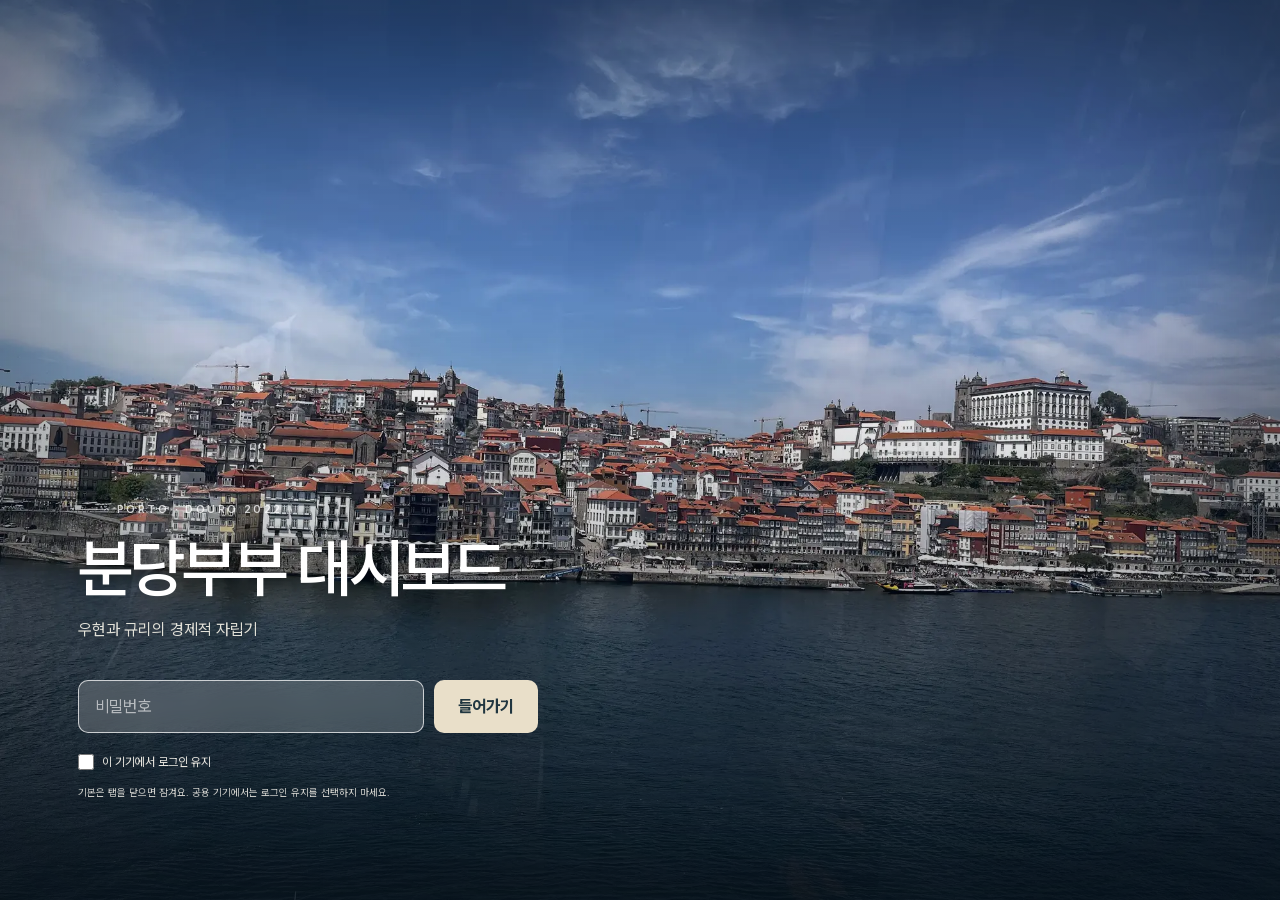
<file: docs/index.html>
<!DOCTYPE html>
<html lang="ko">
<head>
<meta charset="utf-8">
<meta name="viewport" content="width=device-width, initial-scale=1">
<meta name="robots" content="noindex">
<title>분당부부 대시보드</title>
<meta name="description" content="분당부부의 자산·FIRE 진척과 이사 후보를 한 화면에서 봅니다. 비밀번호로 잠긴 개인 대시보드입니다.">
<meta name="color-scheme" content="light dark">
<!-- 주소창·상태바 색을 페이지 배경과 맞춘다. 안 맞으면 모바일에서 위아래가 따로 논다. -->
<meta name="theme-color" content="#f6f7f9" media="(prefers-color-scheme: light)">
<meta name="theme-color" content="#0b0e12" media="(prefers-color-scheme: dark)">
<meta name="format-detection" content="telephone=no">
<!-- 홈 화면에 추가했을 때 브라우저 크롬 없이 앱처럼 뜬다 -->
<link rel="manifest" href="manifest.webmanifest">
<meta name="apple-mobile-web-app-capable" content="yes">
<meta name="apple-mobile-web-app-status-bar-style" content="black-translucent">
<meta name="apple-mobile-web-app-title" content="분당부부">
<!-- 파비콘은 외부 파일 없이 SVG 데이터 URI로. 요청 하나를 아끼고 다크에서도 또렷하다. -->
<link rel="icon" href="data:image/svg+xml,%3Csvg xmlns='http://www.w3.org/2000/svg' viewBox='0 0 64 64'%3E%3Crect width='64' height='64' rx='14' fill='%231f5fd0'/%3E%3Cpath d='M14 42 L26 28 L36 36 L50 20' fill='none' stroke='white' stroke-width='6' stroke-linecap='round' stroke-linejoin='round'/%3E%3C/svg%3E">
<link rel="apple-touch-icon" href="data:image/svg+xml,%3Csvg xmlns='http://www.w3.org/2000/svg' viewBox='0 0 64 64'%3E%3Crect width='64' height='64' rx='14' fill='%231f5fd0'/%3E%3Cpath d='M14 42 L26 28 L36 36 L50 20' fill='none' stroke='white' stroke-width='6' stroke-linecap='round' stroke-linejoin='round'/%3E%3C/svg%3E">
<!-- 히어로 이미지에 <link rel=preload>를 걸지 않는다. 크롬의 preload 스캐너는 뷰포트가
     정해지기 전에 돌아 media 조건을 무시하고 양쪽 파일을 다 받아버린다(실측 확인).
     이 페이지는 CSS가 통째로 인라인이라 스타일시트 왕복이 없어 preload 이득도 거의 없다. -->
<style>
  /* Pretendard 가변 — KS X 1001 한글 2,350자 + 라틴 + 명리 한자로 직접 서브셋(441KB).
     CDN을 쓰지 않는다: 외부 요청 0개 원칙을 지키고, 서드파티가 죽어도 글자가 안 깨진다.
     원본 2,057KB에서 줄인 것이고, 가변 1종(441KB)이 정적 3종(559KB)보다 가벼우면서
     이 페이지가 쓰는 400~800 굵기를 전부 커버한다.
     tnum을 살려 뒀다 — 숫자 자리 맞춤이 여기 달려 있어 본문·숫자를 한 폰트로 통일했다.
     swap: 폰트가 오기 전에도 시스템 글꼴로 먼저 읽힌다(빈 화면 없음). */
  @font-face {
    font-family: "Pretendard Subset";
    src: url("assets/font/pretendard-subset.woff2") format("woff2");
    font-weight: 45 930;
    font-style: normal;
    font-display: swap;
  }
  :root {
    /* 색 — 표면/잉크
       중립을 액센트(파랑) 쪽으로 살짝 기울인 냉색으로. 따뜻한 회색은 문서 느낌이 강했고,
       금융 계기판은 차가운 중립이 '정밀하다'는 인상을 준다. 액센트 계열은 그대로 잇는다. */
    --surface-1: #ffffff; --page: #f6f7f9;
    --ink-1: #11151b; --ink-2: #4a525e; --ink-muted: #87909c;
    --grid: #e0e4ea; --baseline: #c8cfd8; --border: rgba(17,21,27,0.10);
    /* 색 — 의미 */
    --pos: #0a7a3d; --neg: #c14340; --accent: #1f5fd0; --warn: #a9741a;

    /* 테마를 따르지 않는 색 — 아래 둘은 의도적으로 고정이다.
       ① 인트로: 항상 어두운 사진 위에 얹히므로 라이트/다크와 무관하다.
          테마 블록에 넣으면 라이트 모드에서 히어로가 깨진다.
       ② 스티키 메모: 종이 메모의 파스텔이라 테마가 바뀌어도 종이는 노랗다. */
    --intro-bg: #0a1826;
    --intro-sky-1: #2f6f9c; --intro-sky-2: #235c85;
    --intro-deep-1: #16466f; --intro-deep-2: #1e5680; --intro-deep-3: #17496a;
    --intro-deep-4: #103a54; --intro-deep-5: #0b2b3d;
    --intro-btn-ink: #123049;
    --intro-msg: #ffd6d1;
    --sticky-paper: #FFE08A; --sticky-cat: #7a5c00; --sticky-ink: #37322b;
    /* 의미색 배경 틴트 — 등락을 '색'만이 아니라 '형태(칩)'로도 읽히게 한다.
       색각 특성과 무관하게 훑을 때 시선에 걸리는 것이 목적. */
    --pos-bg: rgba(10,122,61,.10); --neg-bg: rgba(193,67,64,.10); --warn-bg: rgba(169,116,26,.12);
    /* 시세 방향 — 국내 증권 관례(상승 빨강·하락 파랑). --pos/--neg(우리에게 좋은가)와 다른 질문이다 */
    --rise: #d42a3c; --fall: #1d62d4; --rise-bg: rgba(212,42,60,.10); --fall-bg: rgba(29,98,212,.10);
    --accent-bg: rgba(31,95,208,.08);
    /* 색 — 자산 카테고리 (차트·칩 공용) */
    --c-re: #2a78d6; --c-us: #17a074; --c-kr: #e0961a; --c-cash: #0a9668;
    --c-vi: #6d5cd6; --c-debt: #c0645f;
    /* '지금 vs 은퇴' 비교 막대 전용 — 항목 색을 쓰지 않고 두 계열만 구분한다 */
    --cmp-now: #b9b7ae; --cmp-ret: #2a78d6;
    /* 표지 위를 지나가는 탭바의 유리 배경 */
    --nav-bg: rgba(252,252,251,.88);
    /* 내비게이션 전용 팔레트 — 제네시스식으로 조용하게. 시그니처는 구리색 한 줄이고,
       선택 표시는 색으로 소리치지 않고 '판(plate)'을 깔아 층을 만든다.
       --accent(파랑)를 쓰지 않는 이유: 그 파랑은 링크·포커스링의 색이라, 내비까지
       같은 색을 쓰면 '누를 수 있는 것'과 '지금 여기'가 한 색으로 뭉갠다. */
    --nav-accent: #9a6a3c;                  /* 구리 */
    /* 판을 흰색으로 두면 바 자체가 이미 거의 흰색이라 보이지 않는다.
       구리에서 파생한 옅은 톤을 깔아, 선택 표시와 시그니처를 한 몸으로 만든다. */
    --nav-on-bg: rgba(154,106,60,.10);
    --nav-on-line: rgba(154,106,60,.32);
    --nav-hover: rgba(17,21,27,.045);
    /* 하위호환 별칭 */
    --up: var(--pos); --down: var(--neg);
    /* ── 타이포 — 크기가 아니라 '역할'로 쓴다 ──────────────────────────────
       종전 스케일은 아래쪽에 뭉쳐 있었다. 13/12.5/11.5는 1.5px 안에 세 단계가
       겹쳐 사실상 구분이 안 되는데 전체 사용의 84%가 거기 몰렸고, 정작 h2(카드 제목)가
       본문과 같은 13px이라 위계가 없었다. 그래서 중간을 열고 아래를 정리한다.
         대제목 h1 › 중제목 h2 › 소제목 h3 › 본문 › 설명글 › 보조
       숫자는 제목과 다른 리듬이 필요해 별도 축(num-*)으로 뗀다. */
    --fs-display: clamp(32px, 5.2vw, 44px);  /* 인트로 히어로 */
    --fs-h1: 26px;      /* 대제목 — 사이트 타이틀 */
    --fs-h2: 19px;      /* 중제목 — 카드 제목 */
    --fs-h3: 16.5px;      /* 소제목 — 카드 안 구획·강조 라벨 */
    --fs-nav: 17px;     /* 탭 — 전역 길잡이라 본문보다 확실히 크게 */
    --fs-body: 14.5px;  /* 본문 · 표 셀 */
    --fs-cap: 13.5px;   /* 설명글 · 캡션 */
    --fs-micro: 12.5px; /* 배지 · 단위 — 최소한만 */
    --fs-num-xl: 32px;  /* 대표 KPI */
    --fs-num-lg: 25px;  /* 일반 KPI */
    --fs-num-md: 19.5px;  /* 보조 수치 */
    /* 하위호환 별칭 — 옛 이름을 새 역할로 잇는다 */
    --fs-hero: var(--fs-display); --fs-1: var(--fs-num-xl); --fs-2: var(--fs-num-lg);
    --fs-3: var(--fs-num-md); --fs-4: var(--fs-h3);
    --fs-sm: var(--fs-cap); --fs-xs: var(--fs-micro);
    /* 서체 축 — 본문(sans)과 데이터(mono)를 역할로 가른다.
       라벨·단위·시각·표 헤더를 모노+대문자+자간으로 쓰면 본문과 층이 갈리면서
       '계기판'의 인상이 생긴다. 웹폰트를 링크하면 CSP/오프라인에서 조용히 깨지므로
       설치 폰트 스택만 쓴다. */
    --sans: "Pretendard Subset", "Pretendard Variable", Pretendard,
            system-ui, -apple-system, "Segoe UI", "Apple SD Gothic Neo", sans-serif;
    /* 숫자도 같은 글꼴로. Pretendard에 tnum이 있어 자리가 맞고, OS마다 다른
       모노 스택을 쓰지 않아 화면이 어디서나 같아진다. */
    --mono: "Pretendard Subset", "Pretendard Variable", Pretendard,
            ui-monospace, "SF Mono", "Cascadia Mono", Consolas, monospace;
    /* 형태 */
    --r: 12px; --r-sm: 8px; --r-pill: 999px;
    --shadow: 0 1px 2px rgba(11,11,11,.04);
    --shadow-lift: 0 6px 18px rgba(11,11,11,.07);
    --flow-hi: rgba(42,120,214,.07);
    /* 움직임 — 한 곳에서 관리해 화면 전체가 같은 호흡으로 움직이게 */
    --ease: cubic-bezier(.22, .61, .36, 1);      /* 부드럽게 감속 */
    --ease-out: cubic-bezier(.16, 1, .3, 1);     /* 크게 튀어나오듯 */
    --dur-1: .16s; --dur-2: .28s; --dur-3: .45s;
  }
  /* 다크 팔레트 — OS 설정(수동 미지정 시) 또는 수동 토글(data-theme=dark) */
  @media (prefers-color-scheme: dark) { :root:not([data-theme]) {
      --surface-1: #141920; --page: #0b0e12;
      --ink-1: #eef1f5; --ink-2: #b3bcc8; --ink-muted: #7d8794;
      --grid: #242c36; --baseline: #38424e; --border: rgba(255,255,255,0.10);
      --pos: #3cb96a; --neg: #e0706c; --accent: #5b95ee; --warn: #d09a3a;
      --pos-bg: rgba(60,185,106,.14); --neg-bg: rgba(224,112,108,.14); --warn-bg: rgba(208,154,58,.16);
      --rise: #ff6b6f; --fall: #6aa6ff; --rise-bg: rgba(255,107,111,.15); --fall-bg: rgba(106,166,255,.15);
      --accent-bg: rgba(91,149,238,.13);
      --c-re: #4a92ea; --c-us: #22b184; --c-kr: #d99b2c; --c-cash: #17a877;
      --c-vi: #9689ec; --c-debt: #d68a86;
      --cmp-now: #55544f; --cmp-ret: #4a92ea;
      --nav-bg: rgba(20,20,19,.86);
      --nav-accent: #c89b6a;                /* 어두운 바탕에선 구리를 한 단계 밝게 */
      --nav-on-bg: rgba(200,155,106,.15);
      --nav-on-line: rgba(200,155,106,.34);
      --nav-hover: rgba(255,255,255,.05);
      --shadow: none; --shadow-lift: 0 6px 20px rgba(0,0,0,.45);
      --flow-hi: rgba(74,146,234,.12);
  } }
  :root[data-theme="dark"] {
      --surface-1: #141920; --page: #0b0e12;
      --ink-1: #eef1f5; --ink-2: #b3bcc8; --ink-muted: #7d8794;
      --grid: #242c36; --baseline: #38424e; --border: rgba(255,255,255,0.10);
      --pos: #3cb96a; --neg: #e0706c; --accent: #5b95ee; --warn: #d09a3a;
      --pos-bg: rgba(60,185,106,.14); --neg-bg: rgba(224,112,108,.14); --warn-bg: rgba(208,154,58,.16);
      --rise: #ff6b6f; --fall: #6aa6ff; --rise-bg: rgba(255,107,111,.15); --fall-bg: rgba(106,166,255,.15);
      --accent-bg: rgba(91,149,238,.13);
      --c-re: #4a92ea; --c-us: #22b184; --c-kr: #d99b2c; --c-cash: #17a877;
      --c-vi: #9689ec; --c-debt: #d68a86;
      --cmp-now: #55544f; --cmp-ret: #4a92ea;
      --nav-bg: rgba(20,20,19,.86);
      --nav-accent: #c89b6a;                /* 어두운 바탕에선 구리를 한 단계 밝게 */
      --nav-on-bg: rgba(200,155,106,.15);
      --nav-on-line: rgba(200,155,106,.34);
      --nav-hover: rgba(255,255,255,.05);
      --shadow: none; --shadow-lift: 0 6px 20px rgba(0,0,0,.45);
      --flow-hi: rgba(74,146,234,.12);
  }
  /* data-theme="light"는 별도 변수 불필요 — :root 기본(라이트)이 그대로 적용되고
     위 OS-다크 규칙은 :not([data-theme])라 무효화된다 */
  * { box-sizing: border-box; margin: 0; }
  body {
    background: var(--page); color: var(--ink-1);
    font-family: var(--sans);
    /* tnum·kern을 폰트 차원에서 켠다. tabular-nums만으로는 폰트가 지원해도
       브라우저가 늘 적용하지는 않는다. */
    font-feature-settings: "tnum" 1, "kern" 1;
    font-size: var(--fs-body); line-height: 1.5;
    --pad: 20px;   /* 표지·탭바가 이 여백을 뚫고 화면 끝까지 나갈 때 쓴다 */
    padding: 22px var(--pad) 60px; max-width: 1200px; margin: 0 auto;
    -webkit-font-smoothing: antialiased;
  }

  /* ── 데이터 표기 유틸 ──────────────────────────────────────────────────
     .u-mono  : 라벨·단위·시각 등 '기계가 읽어준 값'에 붙이는 축
     .chip    : 등락을 형태로 감싼다 (색만으로 의미를 지지 않게)
     .live-dot: 실시간 여부를 점 하나로 — 문구보다 먼저 눈에 걸린다 */
  .u-mono { font-family: var(--mono); font-variant-numeric: tabular-nums; }
  .u-label { font-family: var(--mono); font-size: var(--fs-micro); font-weight: 700;
             letter-spacing: .1em; text-transform: uppercase; color: var(--ink-muted); }
  /* 이름 주의: 표 안 `td .chip`은 이미 8×8 범례 점으로 쓰이고 있다.
     같은 이름을 쓰면 표에서 짓눌리므로 등락 칩은 .delta-chip으로 분리한다. */
  .delta-chip { display: inline-flex; align-items: center; gap: 4px; font-weight: 700;
          font-size: var(--fs-cap); padding: 2px 8px; border-radius: var(--r-sm);
          font-variant-numeric: tabular-nums; white-space: nowrap; }
  .delta-chip.up { background: var(--pos-bg); color: var(--pos); }
  .delta-chip.dn { background: var(--neg-bg); color: var(--neg); }
  .delta-chip.flat { background: var(--accent-bg); color: var(--ink-2); }
  /* 표 안에서도 배경 틴트가 유지되도록 크기 규칙을 명시적으로 되돌린다 */
  td .delta-chip { width: auto; height: auto; border-radius: var(--r-sm); margin-right: 0; vertical-align: baseline; }

  /* 헤더 */
  header { display: flex; flex-wrap: wrap; align-items: center; gap: 8px 12px; margin-bottom: 20px; }
  h1 { font-size: var(--fs-h1); font-weight: 750; letter-spacing: -0.02em; }
  /* 화면에는 없고 스크린리더만 읽는 라벨 */
  .sr-only { position:absolute; width:1px; height:1px; padding:0; margin:-1px;
             overflow:hidden; clip:rect(0 0 0 0); white-space:nowrap; border:0; }
  .meta { color: var(--ink-muted); font-size: var(--fs-cap); font-variant-numeric: tabular-nums; }
  /* 헤더 상태 — '지금 값인가'를 점 하나로 먼저 말한다 */
  #updated { display: inline-flex; align-items: center; gap: 10px; flex-wrap: wrap; }
  .hdr-live { display: inline-flex; align-items: center; gap: 5px; font-family: var(--mono);
              font-size: var(--fs-micro); font-weight: 700; letter-spacing: .04em;
              color: var(--pos); background: var(--pos-bg); padding: 3px 9px; border-radius: var(--r-pill); }
  /* 20분이 넘으면 초록을 거둔다 — 10분 주기가 멈췄다는 신호다 */
  .hdr-live.stale { color: var(--warn); background: var(--warn-bg, transparent); }
  .hdr-live { cursor: help; }
  .hdr-live .dot { width: 6px; height: 6px; border-radius: 50%; background: currentColor; }
  /* 두 시각이 붙어 읽히지 않게 — '실시간 10:00스냅샷 07:51'로 뭉쳐 보였다 */
  .hdr-snap { font-family: var(--mono); font-size: var(--fs-micro); color: var(--ink-muted);
    margin-left: 10px; padding-left: 10px; border-left: 1px solid var(--border); }
  #theme { margin-left: auto; width: 34px; height: 34px; display: inline-flex; align-items: center; justify-content: center;
           font-size: var(--fs-h3); cursor: pointer; background: var(--surface-1); border: 1px solid var(--border);
           border-radius: var(--r-sm); transition: border-color .15s; padding: 0; }
  #theme:hover { border-color: var(--accent); }
  /* 🌙 오른쪽에 붙는 것들은 저마다 auto를 갖지 않게 한다 — 하나라도 auto면 그 앞에서
     간격이 벌어져 버튼들이 흩어진다. 밀어내는 역할은 #theme 하나가 맡는다. */
  #theme ~ #granny, #theme ~ #refresh { margin-left: 0; }
  /* 높이를 못 박는다 — a는 content-box, button은 border-box라 같은 padding으로도
     2px 어긋나 나란히 두면 눈에 띈다. */
  #granny, #refresh { box-sizing: border-box; height: 34px;
             display: inline-flex; align-items: center; gap: 6px;
             font-family: inherit; font-size: var(--fs-sm); font-weight: 600; color: var(--ink-2); cursor: pointer;
             background: var(--surface-1); border: 1px solid var(--border); border-radius: var(--r-sm); padding: 0 13px;
             transition: color .15s, border-color .15s; }
  #refresh { margin-left: auto; }
  #granny { text-decoration: none; }
  #granny:hover, #refresh:hover { border-color: var(--accent); color: var(--accent); }
  #refresh:disabled { cursor: default; opacity: .6; }
  #refresh .ic { font-size: var(--fs-body); line-height: 1; }
  #refresh.spin .ic { animation: spin .8s linear infinite; }
  @keyframes spin { to { transform: rotate(360deg); } }

  #toast { position: fixed; left: 50%; bottom: 26px; transform: translateX(-50%) translateY(20px);
           background: var(--ink-1); color: var(--page); font-size: var(--fs-body); font-weight: 500;
           padding: 10px 18px; border-radius: var(--r-pill); opacity: 0; pointer-events: none;
           transition: opacity .25s, transform .25s; z-index: 30; }
  #toast.on { opacity: 1; transform: translateX(-50%) translateY(0); }
  /* 업데이트 직후 짧은 하이라이트 */
  .flash-in { animation: flashIn .7s ease; }
  #updated.flash-in { animation: flashText .9s ease; }
  @keyframes flashIn { 0% { opacity: .35; } 100% { opacity: 1; } }
  @keyframes flashText { 0%,100% { color: var(--ink-muted); } 30% { color: var(--pos); font-weight: 700; } }

  /* ── 히어로 밴드 ────────────────────────────────────────────────────────
     표면 3단계 중 최상위. 좌측 액센트 레일 + 옅은 그라데이션으로 '여기가 제일 중요'를
     형태로 말한다 (일반 카드는 테두리만, 하위 블록은 여백만). */
  .heroband { background: var(--surface-1); border: 1px solid var(--border);
              border-left: 3px solid var(--accent); border-radius: var(--r);
              padding: 15px 18px; margin-bottom: 16px; box-shadow: var(--shadow);
              background-image: linear-gradient(180deg, var(--accent-bg), transparent 62%);
              display: grid; gap: 14px 26px; grid-template-columns: 1fr; align-items: center; }
  @media (min-width: 720px) { .heroband { grid-template-columns: minmax(210px, auto) 1fr; } }
  .hb-main .u-label { display: block; margin-bottom: 3px; }
  /* ── 순자산 가리기 ────────────────────────────────────────────────────
     회사에서 열 때 숫자가 대뜸 보이지 않게 접을 수 있다. 값을 지우는 게 아니라
     흐리게 덮는다 — 다시 펼 때 새로 그릴 필요가 없고 카드 높이도 안 흔들린다.
     blur만 쓰면 글자 윤곽으로 자릿수가 읽히므로 색까지 눕혀 완전히 가린다. */
  .heroband { position: relative; cursor: pointer; }
  .heroband .hb-val, .heroband .hb-deltas, .heroband .hb-gauges { transition: filter .18s, opacity .18s; }
  .hb-off .hb-val, .hb-off .hb-deltas, .hb-off .hb-gauges {
    filter: blur(9px); opacity: .30; user-select: none; pointer-events: none; }
  .hb-off .hb-val { color: var(--ink-muted); }
  .hb-toggle { position: absolute; top: 10px; right: 12px; z-index: 2;
    display: inline-flex; align-items: center; gap: 5px; cursor: pointer;
    font-family: inherit; font-size: var(--fs-micro); font-weight: 600;
    color: var(--ink-muted); background: var(--surface-1);
    border: 1px solid var(--border); border-radius: var(--r-pill); padding: 3px 9px; }
  .hb-toggle:hover { color: var(--accent); border-color: var(--accent); }
  /* 넓은 화면에선 이 버튼이 오른쪽 열(FIRE 게이지)의 첫 줄 위에 뜬다 — 'FIRE 기본 76.1%'의
     숫자가 버튼에 가려졌다(2026-10 점검). 첫 머리줄만 버튼 폭만큼 비켜 세로 배치는 그대로 둔다. */
  @media (min-width: 720px) { .hb-gauges > :first-child .hb-g-head { padding-right: 84px; } }
  @media (prefers-reduced-motion: reduce) {
    .heroband .hb-val, .heroband .hb-deltas, .heroband .hb-gauges { transition: none; }
  }
  .hb-val { font-size: var(--fs-num-xl); font-weight: 800; letter-spacing: -.03em;
            line-height: 1.1; font-variant-numeric: tabular-nums; }
  .hb-deltas { display: flex; align-items: center; gap: 9px; flex-wrap: wrap; margin-top: 7px; }
  .hb-sub { font-family: var(--mono); font-size: var(--fs-micro); color: var(--ink-muted);
            display: flex; gap: 11px; flex-wrap: wrap; }
  .hb-sub b { font-weight: 700; font-variant-numeric: tabular-nums; }
  /* FIRE 게이지 — '얼마나 왔나'를 막대로. 숫자만 있을 때보다 진척이 즉시 읽힌다. */
  .hb-gauges { display: grid; gap: 9px; }
  .hb-g-head { display: flex; justify-content: space-between; align-items: baseline;
               font-family: var(--mono); font-size: var(--fs-micro); color: var(--ink-muted);
               letter-spacing: .06em; margin-bottom: 4px; }
  .hb-g-head b { color: var(--ink-1); font-weight: 700; font-variant-numeric: tabular-nums; }
  .hb-track { height: 6px; border-radius: var(--r-pill); background: var(--grid); overflow: hidden; }
  .hb-fill { height: 100%; border-radius: var(--r-pill); }
  @media (prefers-reduced-motion: no-preference) {
    .hb-fill { transition: width var(--dur-3) var(--ease); }
  }

  /* 탭 */
  /* overflow-x:auto 는 CSS 규칙상 overflow-y 도 auto 로 만든다 — 탭 높이가 살짝 넘치면
     세로 스크롤바(▲▼)가 생긴다. y는 hidden으로 막고, 좁은 화면용 가로 스크롤은 남기되 막대는 숨긴다. */
  /* ── 표지 ────────────────────────────────────────────────────────────────
     매일 아침 30초 보는 계기판이라 한 화면을 통째로 쓰지 않는다(62vh). 스크롤 없이도
     순자산이 보이면서, 사진은 사진대로 살아 있는 절충. */
  #cover { position: relative; height: 62svh; min-height: 340px; max-height: 620px;
    margin: -18px calc(-1 * var(--pad)) 0; overflow: hidden;
    display: flex; align-items: flex-end; isolation: isolate; }
  #cover[hidden] { display: none; }
  .cover-stack { position: absolute; inset: 0; z-index: 0; background: #0a1826; }
  /* 두 겹을 겹쳐 두고 서로 페이드 — 교체 순간 배경이 비지 않는다 */
  .cover-layer { position: absolute; inset: 0; overflow: hidden;
    /* 전환 1.0s — 머무는 시간(5s)의 5분의 1. 1.6s이면 슬롯의 3분의 1이 흐릿한
       중간 상태가 되어 사진이 또렷하게 서 있는 시간이 모자란다. */
    opacity: 0; transition: opacity 1.0s var(--ease); will-change: opacity; }
  .cover-layer.on { opacity: 1; }
  /* 세로 사진은 가로 띠에 넣으면 인물만 크게 잘려 배경이 안 보인다. 그래서 사진 전체를
     담고(contain), 남는 좌우는 같은 사진을 흐리게 깔아 메운다. 얼굴이 작아지고
     주변 풍경이 드러난다 — 2026-08-24 요청. 가로 사진은 종전대로 꽉 채운다. */
  .cl-blur, .cl-main { position: absolute; inset: 0; background-repeat: no-repeat; }
  .cl-blur { background-size: cover; background-position: center;
    filter: blur(26px) saturate(115%) brightness(.62); transform: scale(1.14); }
  .cl-main { background-size: cover; }
  .cover-layer.fit .cl-main { background-size: contain; background-position: center; }
  /* 줌 9s — 한 장이 보이는 시간(5s + 전환 1s)에 3분의 2쯤 나아간다.
     24s였을 땐 5분의 1만 재생돼 움직임이 눈에 잡히지 않았다. */
  .cover-layer.kb .cl-main { animation: coverZoom 9s ease-out forwards; }
  @keyframes coverZoom { from { transform: scale(1.06); } to { transform: scale(1); } }
  .cover-layer video { width: 100%; height: 100%; object-fit: cover; display: block; }
  /* 글자가 앉는 아래쪽만 눌러 준다 — 사진 위쪽(하늘)은 그대로 살린다 */
  .cover-scrim { position: absolute; inset: 0; z-index: 1; pointer-events: none;
    background: linear-gradient(180deg, rgba(8,18,28,.30) 0%, rgba(8,18,28,0) 34%,
                rgba(8,18,28,.42) 68%, rgba(8,18,28,.82) 100%); }
  .cover-body { position: relative; z-index: 2; width: 100%;
    padding: 0 var(--pad) 18px; }
  .cover-cap { font-family: var(--mono); font-size: var(--fs-micro); letter-spacing: .14em;
    text-transform: uppercase; color: rgba(255,255,255,.72); margin-bottom: 10px; }
  /* 사진 위에서는 밴드가 유리판이 된다 — 페이지 배경색을 전제로 만든 색을 덮는다 */
  #cover .heroband { background: rgba(12,18,26,.42); border-color: rgba(255,255,255,.16);
    backdrop-filter: blur(14px) saturate(120%); -webkit-backdrop-filter: blur(14px) saturate(120%);
    box-shadow: 0 18px 50px rgba(0,0,0,.35); }
  #cover .heroband, #cover .hb-val, #cover .hb-g-head b { color: #fff; }
  #cover .u-label, #cover .hb-sub, #cover .hb-g-head { color: rgba(255,255,255,.72); }
  #cover .hb-track { background: rgba(255,255,255,.18); }
  #cover .hb-toggle { color: rgba(255,255,255,.75); border-color: rgba(255,255,255,.28); }
  @media (prefers-reduced-motion: reduce) {
    .cover-layer { transition: none; }
    .cover-layer.kb { animation: none; }
  }

  .tabs { display: flex; gap: 4px; margin-bottom: 18px; border-bottom: 1px solid var(--border);
          overflow-x: auto; overflow-y: hidden; scrollbar-width: none; -ms-overflow-style: none;
          /* 표지 위로 떠서 따라다닌다. 제네시스는 스크롤해도 투명하지만 그 아래는 끝까지
             사진이다 — 우리 아래는 표와 숫자라 투명하면 글자가 겹쳐 읽힌다. 유리로 간다. */
          position: sticky; top: 0; z-index: 30;
          background: var(--nav-bg); backdrop-filter: blur(14px) saturate(130%);
          -webkit-backdrop-filter: blur(14px) saturate(130%);
          margin-left: calc(-1 * var(--pad)); margin-right: calc(-1 * var(--pad));
          padding-left: var(--pad); padding-right: var(--pad);
          /* 판이 숨 쉴 위아래 여백. 이게 없으면 선택 표시가 바에 꽉 끼어 답답하다. */
          padding-top: 6px; padding-bottom: 6px; }
  .tabs::-webkit-scrollbar { display: none; }
  /* 좁은 화면에서 탭이 넘칠 때, 잘린 쪽 가장자리를 흐리게 해 '더 있다'를 알린다.
     스크롤바를 숨겼으니 이 신호마저 없으면 나머지 탭의 존재를 모른다.
     한 규칙 + 변수 두 개로 좌/우를 따로 켠다 (JS가 스크롤 위치를 보고 토글). */
  .tabs { --fade-l: 0px; --fade-r: 0px;
          -webkit-mask-image: linear-gradient(90deg, transparent 0, #000 var(--fade-l),
                              #000 calc(100% - var(--fade-r)), transparent 100%);
          mask-image: linear-gradient(90deg, transparent 0, #000 var(--fade-l),
                      #000 calc(100% - var(--fade-r)), transparent 100%); }
  .tabs.fade-l { --fade-l: 30px; }
  .tabs.fade-r { --fade-r: 30px; }
  /* 비활성 탭은 --ink-muted였다. 유리 바 위에서 대비가 모자라 메뉴 영역 자체가
     흐릿하게 묻혔다(2026-08 제보). 본문 계열(--ink-2)로 올려 '읽히는 것'을 먼저 만든다.
     자간은 제네시스처럼 살짝 벌린다 — 짧은 한글 라벨이 덩어리로 뭉치지 않고 또렷해진다. */
  .tab { position: relative; background: none; border: none; cursor: pointer; font-family: inherit;
         white-space: nowrap; font-size: var(--fs-nav); font-weight: 600; color: var(--ink-2);
         /* 세로 12px — 판을 넣느라 11px로 줄였더니 터치 높이가 42px로 떨어졌다.
            손가락으로 누르는 표적은 44px 아래로 내리지 않는다. */
         padding: 12px 18px; border-radius: 10px; letter-spacing: .012em;
         transition: color var(--dur-1) var(--ease), background var(--dur-1) var(--ease),
                     box-shadow var(--dur-1) var(--ease); }
  /* 선택 표시는 색이 아니라 '판'으로 한다. 종전엔 2.5px 밑줄 하나뿐이라 어느 메뉴에
     있는지가 한눈에 안 잡혔다.
     판 안에 구리 밑줄까지 겹쳐 봤지만 부산했다 — 판이 이미 '여기'라고 말하는데 줄이
     한 번 더 말한다. 제네시스는 둘 중 하나만 쓴다. 판과 구리 실테두리만 남긴다. */
  .tab:hover { color: var(--ink-1); background: var(--nav-hover); }
  .tab.on { color: var(--ink-1); font-weight: 700;
            background: var(--nav-on-bg);
            box-shadow: inset 0 0 0 1px var(--nav-on-line); }
  .tab:focus-visible { outline: 2px solid var(--accent); outline-offset: -3px; border-radius: 6px; }
  /* 키보드 포커스 기본값 — 탭에만 있던 링을 나머지 조작 요소로 넓힌다.
     :focus-visible이라 마우스 클릭에는 링이 뜨지 않고 키보드 이동에만 보인다. */
  button:focus-visible, a:focus-visible, [tabindex]:focus-visible, summary:focus-visible {
    outline: 2px solid var(--accent); outline-offset: 2px; border-radius: var(--r-sm); }

  /* 탭 전환 — 내용이 아래에서 살짝 떠오르며 들어온다. 갈아끼운 티가 나야 방금 바뀐 걸 안다. */
  @keyframes tabIn { from { opacity: 0; transform: translateY(8px); } to { opacity: 1; transform: none; } }
  .tab-panel-in { animation: tabIn var(--dur-3) var(--ease-out) both; }

  .tab .t-short { display: none; }
  @media (max-width: 560px) {
    /* 폰 폭에선 탭 여덟 개가 화면 두 개 반이라 '투자 포트폴리…'처럼 잘려 보였다.
       짧은 이름으로 바꾼다 — 스크린리더는 aria-label로 원래 이름을 그대로 읽는다. */
    .tab .t-full { display: none; }
    .tab .t-short { display: inline; }
    .tab { padding: 12px 14px; }
    /* 헤더가 다섯 줄(제목·실시간·스냅샷·환율+버튼·업데이트)이었다. 실시간을 받았으면
       스냅샷 시각은 보조라 접고, 업데이트 버튼은 아이콘만 남겨 다른 버튼과 한 줄에 둔다. */
    .hdr-snap.secondary { display: none; }
    #refresh .lb { display: none; }
    #refresh { padding: 0 10px; }
  }

  /* 카드 */
  .cards { display: grid; grid-template-columns: repeat(auto-fit, minmax(190px, 1fr)); gap: 12px; margin-bottom: 16px; }
  .card { background: var(--surface-1); border: 1px solid var(--border); border-radius: var(--r);
          padding: 16px 18px; box-shadow: var(--shadow);
          transition: transform var(--dur-2) var(--ease), box-shadow var(--dur-2) var(--ease),
                      border-color var(--dur-2) var(--ease); }
  /* KPI 카드만 살짝 떠오른다 — 섹션 카드(section.card)는 문서라 들썩이면 산만하다.
     그림자 색은 테마 변수(--shadow-lift)로 빼서 라이트·다크가 각자 맞는 농도를 갖는다. */
  .cards > .card:hover { transform: translateY(-2px); border-color: var(--baseline);
                         box-shadow: var(--shadow-lift); }
  section.card { margin-bottom: 14px; }

  /* 스크롤 진입 — 화면에 들어올 때 한 번만 떠오른다. 아래로 내려갈수록 카드가
     차례로 나타나 페이지에 리듬이 생긴다. 이미 본 것은 다시 움직이지 않는다. */
  .reveal { opacity: 0; transform: translateY(14px);
            transition: opacity var(--dur-3) var(--ease-out), transform var(--dur-3) var(--ease-out); }
  .reveal.seen { opacity: 1; transform: none; }

  /* 움직임을 줄여달라고 한 사용자에겐 전부 끈다 — 접근성 기본값 */
  @media (prefers-reduced-motion: reduce) {
    *, *::before, *::after { animation-duration: .001ms !important; animation-iteration-count: 1 !important;
                             transition-duration: .001ms !important; scroll-behavior: auto !important; }
    .reveal { opacity: 1; transform: none; }
  }
  .card .label { font-size: var(--fs-cap); color: var(--ink-2); margin-bottom: 7px; font-weight: 500; }
  /* KPI 숫자는 한 축(num-lg)으로 고정한다 — 종전엔 개요 탭만 23px, 나머지 탭은 26px이라
     탭을 옮길 때마다 같은 성격의 숫자가 커졌다 작아졌다 했다. hero도 같은 행에 서므로 같은 크기. */
  .card .value { font-size: var(--fs-num-lg); font-weight: 700; line-height: 1.12;
                 letter-spacing: -0.02em; font-variant-numeric: tabular-nums; }
  .card .sub { font-size: var(--fs-cap); color: var(--ink-muted); margin-top: 7px; font-variant-numeric: tabular-nums; }
  .delta-up { color: var(--pos); } .delta-down { color: var(--neg); }
  .delta-none { color: var(--ink-muted); }
  /* 순자산·총자산·부채 카드 — 전일·전월·전년 델타 정돈 (값 크기는 .card .value로 통일) */
  .kpi-deltas { display: flex; flex-wrap: wrap; gap: 2px 12px; }
  .kpi-deltas .kd { white-space: nowrap; }
  .kpi-deltas .kd i { color: var(--ink-muted); font-style: normal; margin-right: 2px; }
  .kpi-deltas .kd b { font-weight: 600; font-variant-numeric: tabular-nums; }
  /* 예상 건강보험료 상세 */
  .hi-head { display: flex; flex-wrap: wrap; align-items: baseline; gap: 6px 14px; margin-bottom: 14px; }
  .hi-big { font-size: var(--fs-1); font-weight: 700; font-variant-numeric: tabular-nums; letter-spacing: -.015em; }
  .hi-big small { font-size: var(--fs-4); font-weight: 600; color: var(--ink-muted); margin-left: 2px; }
  .hi-sub { font-size: var(--fs-sm); color: var(--ink-muted); font-variant-numeric: tabular-nums; }
  .hi-grid { display: grid; grid-template-columns: repeat(auto-fit, minmax(300px, 1fr)); gap: 12px; }
  .hi-panel { background: var(--page); border: 1px solid var(--border); border-radius: var(--r); padding: 14px 15px; }
  .hi-h { font-size: var(--fs-body); font-weight: 600; color: var(--ink-2); margin-bottom: 9px; }
  .hi-tbl { width: 100%; border-collapse: collapse; font-size: var(--fs-sm); }
  .hi-tbl td { padding: 7px 4px; border-bottom: 1px solid var(--grid); vertical-align: top; }
  #flow-table { width: 100%; border-collapse: collapse; font-size: var(--fs-body); }
  /* --line은 어디에도 정의된 적이 없어 이 테두리가 통째로 무효였다(선이 안 그려짐).
     다른 표와 같은 토큰(--grid)으로 맞춘다. */
  #flow-table th, #flow-table td { padding: 9px 10px; border-bottom: 1px solid var(--grid); }
  #flow-table thead th { color: var(--ink-muted); font-weight: 600; text-align: left; white-space: nowrap; }
  #flow-table td.num, #flow-table th.num { text-align: right; white-space: nowrap; font-variant-numeric: tabular-nums; }
  #flow-table tbody tr:last-child td { border-bottom: 0; }
  #flow-table .th-sub { display: block; font-size: var(--fs-micro); color: var(--ink-muted); font-weight: 400; }
  /* 순잉여는 굵게, 저축률은 열 전체를 옅게 깔아 눈이 먼저 가게 한다 */
  #flow-table td.flow-surplus { font-weight: 700; }
  #flow-table td.flow-rate { font-weight: 700; color: var(--accent); background: var(--flow-hi); }
  .hi-tbl td.num { text-align: right; white-space: nowrap; font-variant-numeric: tabular-nums; width: 1%; padding-left: 12px; }
  .hi-name { word-break: keep-all; }
  .hi-why { color: var(--ink-muted); font-size: var(--fs-cap); line-height: 1.45; margin-top: 3px; word-break: keep-all; }
  .hi-tbl tr.hi-tot td { border-top: 2px solid var(--border); border-bottom: none; color: var(--ink-1); }
  .hi-tbl tr:last-child td { border-bottom: none; }
  #detail td small { font-size: var(--fs-xs); font-weight: 500; opacity: 0.85; }
  /* 지금 vs 은퇴 비교 (표준 카테고리) */
  .cmp-head { display: flex; flex-wrap: wrap; align-items: baseline; gap: 6px 14px; margin-bottom: 14px; font-size: var(--fs-body); }
  .cmp-head b { font-weight: 700; font-variant-numeric: tabular-nums; }
  .kind-dot { font-size: 10px; margin-left: 4px; vertical-align: 1px; cursor: help; }
  /* 브릿지(폭포) — 지금 월평균에서 은퇴 월평균까지 요인별 누적 */
  .brg-row { display: grid; grid-template-columns: 116px 1fr 74px; gap: 10px; align-items: center; padding: 5px 0; }
  .brg-name { font-size: var(--fs-body); font-weight: 600; white-space: nowrap; overflow: hidden; text-overflow: ellipsis; }
  .brg-track { position: relative; height: 19px; background: var(--grid); border-radius: 4px; }
  .brg-fill { position: absolute; top: 0; height: 100%; border-radius: 3px; min-width: 2px; transition: width .5s ease, left .5s ease; }
  .brg-up { background: var(--neg); }
  .brg-down { background: var(--pos); }
  .brg-base { background: var(--accent); opacity: .55; }
  .brg-end { opacity: 1; }
  .brg-v { font-size: var(--fs-sm); text-align: right; font-variant-numeric: tabular-nums; color: var(--ink-2); }
  .brg-strong { font-weight: 700; color: var(--ink-1); }
  .cmp-row { display: grid; grid-template-columns: 92px 1fr 60px; gap: 10px; align-items: center; padding: 6px 0; }
  .cmp-name { font-size: var(--fs-body); font-weight: 600; white-space: nowrap; overflow: hidden; text-overflow: ellipsis; }
  .cmp-track { display: flex; flex-direction: column; gap: 3px; }
  .cmp-line { display: flex; align-items: center; gap: 6px; height: 15px; }
  .cmp-fill { height: 100%; border-radius: 3px; min-width: 2px; transition: width .5s ease; }
  .cmp-v { font-size: var(--fs-xs); font-variant-numeric: tabular-nums; color: var(--ink-2); white-space: nowrap; }
  .cmp-diff { font-size: var(--fs-sm); font-weight: 700; text-align: right; font-variant-numeric: tabular-nums; }
  #detail .sum-row td { background: var(--page); border-top: 1.5px solid var(--baseline);
                        padding-top: 11px; padding-bottom: 11px; }
  #detail .sum-row td:first-child { font-size: var(--fs-body); }
  #detail .sum-row .sum-net { color: var(--ink-1); }
  #detail .sum-row:last-child td { border-top: 2px solid var(--baseline); border-bottom: none; }
  /* 순자산 → FIRE 목표 게이지 (hero 카드) */

  /* 섹션 타이틀 */
  /* 카드 제목 — 종전엔 본문과 같은 크기·흐린 색이라 구획이 안 보였다.
     크기·굵기·색을 함께 올려 '여기서 새 이야기가 시작된다'를 분명히 한다. */
  h2 { font-size: var(--fs-h2); font-weight: 700; color: var(--ink-1);
       margin-bottom: 16px; letter-spacing: -0.015em; line-height: 1.35; }
  /* 소제목 — 카드 안에서 한 번 더 나누는 자리 */
  h3 { font-size: var(--fs-h3); font-weight: 700; color: var(--ink-1);
       letter-spacing: -0.01em; line-height: 1.4; }

  /* 설명 문구 (통일) */
  /* 접히는 상세표 — 평소엔 한 줄, 누르면 아래로 펼쳐진다 */
  .sim-fold { margin-top: 14px; border-top: 1px solid var(--border); padding-top: 12px; }
  .sim-fold > summary { cursor: pointer; font-size: var(--fs-body); font-weight: 650;
    color: var(--ink-2); list-style: none; display: flex; align-items: center; gap: 8px; }
  .sim-fold > summary::-webkit-details-marker { display: none; }
  .sim-fold > summary::before { content: "▸"; color: var(--ink-muted); transition: transform .18s; }
  .sim-fold[open] > summary::before { transform: rotate(90deg); }
  .sim-fold > summary:hover { color: var(--ink-1); }
  .sim-fold-hint { font-weight: 400; font-size: var(--fs-cap); color: var(--ink-muted); }
  #sim-table { width: 100%; border-collapse: collapse; font-size: var(--fs-cap);
    font-variant-numeric: tabular-nums; margin-top: 12px; }
  #sim-table th, #sim-table td { padding: 5px 8px; white-space: nowrap; }
  #sim-table thead th { position: sticky; top: 0; background: var(--surface-1);
    border-bottom: 1px solid var(--border); text-align: right; color: var(--ink-muted); font-weight: 600; }
  #sim-table thead th:first-child, #sim-table thead th:nth-child(2),
  #sim-table thead th:nth-child(3) { text-align: left; }
  #sim-table td { text-align: right; border-bottom: 1px solid var(--grid); }
  #sim-table td:first-child, #sim-table td:nth-child(2), #sim-table td:nth-child(3) { text-align: left; }
  #sim-table tr.sim-now td { background: var(--flow-hi); font-weight: 700; }
  #sim-table tr.sim-mark td { font-weight: 700; }
  #sim-table tr.sim-after td { color: var(--ink-muted); }
  .sim-tag { font-size: var(--fs-micro); padding: 1px 6px; border-radius: 999px;
    background: var(--grid); color: var(--ink-2); margin-left: 6px; }
  /* 경기순환 국면 — 폭락은 눈에 띄게, 회복은 조용하게 */
  .sim-tag.crash { background: var(--neg-bg); color: var(--neg); font-weight: 700; }
  .sim-tag.rec { background: var(--pos-bg); color: var(--pos); }

  .note, .goal-sub, .cp-mkt-note { font-size: var(--fs-cap); color: var(--ink-muted); margin-top: 10px; line-height: 1.5; }
  /* 설명글 안에 섞이는 되돌리기 버튼 — 링크처럼 보이되 버튼이라 키보드로도 닿는다 */
  /* KPI 라벨 옆 기준시점 배지 — '이 숫자는 언제 것인가'를 숫자 바로 옆에 둔다 */
  .asof { font-size: var(--fs-micro); font-weight: 500; color: var(--ink-muted);
    border: 1px solid var(--border); border-radius: 999px; padding: 1px 7px; margin-left: 6px;
    vertical-align: middle; letter-spacing: 0; }

  /* 정렬 가능한 머리글 — 누를 수 있다는 걸 화살표로 미리 알린다(⇅), 켜지면 방향(▲▼) */
  th.of-sort { cursor: pointer; user-select: none; white-space: nowrap;
    transition: color var(--dur-1) var(--ease); }
  th.of-sort:hover { color: var(--ink-1); }
  th.of-sort:focus-visible { outline: 2px solid var(--accent); outline-offset: -2px; }
  th.of-sort.on { color: var(--accent); }
  .of-arrow { margin-left: 3px; font-size: .82em; opacity: .45; }
  th.of-sort:hover .of-arrow { opacity: .8; }
  th.of-sort.on .of-arrow { opacity: 1; }

  .linkish { font: inherit; color: var(--c-re); background: none; border: none; padding: 0;
    cursor: pointer; text-decoration: underline; text-underline-offset: 2px; }
  .linkish:hover { opacity: .75; }
  .goal-sub { margin-top: 5px; }

  /* 범례 */
  .legend { display: flex; flex-wrap: wrap; gap: 7px 14px; font-size: var(--fs-sm); color: var(--ink-2); margin-top: 14px; justify-content: center; }
  .legend span { white-space: nowrap; }
  .legend span::before { content: ""; display: inline-block; width: 9px; height: 9px; border-radius: 2px;
                         margin-right: 5px; background: var(--sw); vertical-align: 0; }

  /* 도넛 */
  .donut-row { display: grid; grid-template-columns: repeat(auto-fit, minmax(220px, 1fr)); gap: 8px; }
  .donut-cell { display: flex; flex-direction: column; align-items: center; padding: 6px 4px 2px; }
  .donut-cell h3 { font-size: var(--fs-body); font-weight: 600; color: var(--ink-1); margin-bottom: 2px; text-align: center; }
  .donut-cell .cap { font-size: var(--fs-cap); color: var(--ink-muted); margin-bottom: 8px; text-align: center; min-height: 15px; }
  svg text { font-family: inherit; }

  /* 표를 감싸는 가로 스크롤 상자. 표가 뷰포트보다 넓어도 '페이지'는 절대 옆으로 밀리지
     않게 한다 — 밀리면 오른쪽에 빈 여백만 나오고 본문이 잘린다.
     주의: 이 상자가 그리드/플렉스 아이템 안에 있으면 부모에 min-width:0이 필요하다.
     아이템의 기본값 min-width:auto가 '내용의 최소 폭'을 바닥으로 잡아 상자가 못 줄어든다. */
  .tbl-scroll { overflow-x: auto; overscroll-behavior-x: contain; }

  /* 표 (전 화면 공통 규격) */
  table { width: 100%; border-collapse: collapse; font-size: var(--fs-body); }
  th, td { text-align: right; padding: 9px 10px; border-bottom: 1px solid var(--grid); font-variant-numeric: tabular-nums; white-space: nowrap; }
  /* 표 헤더는 '데이터 축' — 모노+대문자+자간으로 본문과 층을 가른다 */
  th { color: var(--ink-muted); font-family: var(--mono); font-weight: 700; font-size: var(--fs-micro);
       letter-spacing: .08em; border-bottom: 1px solid var(--baseline); }
  /* 첫 열만 줄바꿈을 허용한다. 나머지 숫자 열이 nowrap이라, 폭이 모자라면 압박이 전부
     이 열로 쏠린다 — 폰에서 '힐스테이트 파인루체'가 33px 폭에 아홉 줄로 떨어졌다(2026-08 실측).
     · min-width: 표가 좁아져도 이 아래로는 못 눌린다. 남는 폭은 감싼 .tbl-scroll이 스크롤로 흡수한다.
     · word-break: keep-all — 한글은 기본값이 글자 단위로 끊긴다. 어절(띄어쓰기) 단위로 끊어야 읽힌다. */
  th:first-child, td:first-child { text-align: left; white-space: normal;
                                   word-break: keep-all; min-width: 7em; }
  td.name { font-weight: 600; }
  tbody tr:last-child td { border-bottom: none; }
  td .chip { display: inline-block; width: 8px; height: 8px; border-radius: 2px; margin-right: 6px; vertical-align: 1px; }
  .mkt-px { color: var(--ink-1); font-weight: 600; }
  .mkt-asof { font-size: var(--fs-xs); color: var(--ink-muted); font-weight: 400; margin-left: 6px; }
  table.mkt td:first-child { font-weight: 600; }
  /* 통합 시세표 — 그룹 소제목 행 (미국 지수 / 국내 지수·ETF / 환율) */
  table.mkt-unified { table-layout: auto; }
  /* 그룹 소제목은 눌러서 종목명이 주인공이 되게 — 배경 블록 대신 얇은 라벨 + 하단 선 */
  .mkt-grp td { text-align: left; padding: 14px 10px 5px; font-family: var(--mono);
    font-size: var(--fs-micro); font-weight: 700; letter-spacing: .1em; text-transform: uppercase;
    color: var(--ink-muted); background: transparent;
    border-bottom: 1px solid var(--baseline); }
  .mkt-grp + tr td { border-top: none; }

  /* 브리핑 탭 하단 2단 — 시세·매크로·뉴스. 좁은 화면은 그대로 1단으로 쌓인다.
     align-items:start 가 없으면 두 열이 서로의 높이에 끌려 늘어난다. */
  .cp-cols { display: grid; gap: 0 14px; align-items: start; }
  @media (min-width: 900px) { .cp-cols { grid-template-columns: 1.15fr 1fr; } }
  /* 그리드 아이템의 기본 min-width는 auto — 내용(nowrap 표)의 최소 폭이 트랙의 바닥이 된다.
     그래서 한 열짜리 그리드인데도 트랙이 582px로 벌어져 폰에서 페이지가 227px 밀렸다.
     0으로 낮춰야 안쪽 .tbl-scroll이 비로소 제 몫을 한다. */
  .cp-cols > * { min-width: 0; }


  /* 매물 링크 — 표 안에서 밑줄 없는 파란 글씨는 어두운 배경에서 잘 안 보인다.
     배경을 준 칩으로 만들어 '누를 수 있는 것'이 형태로 드러나게 한다. */
  .of-go { display:inline-flex; align-items:center; gap:4px; font-family:var(--mono);
           font-size:var(--fs-micro); font-weight:700; padding:3px 9px; border-radius:var(--r-pill);
           background:var(--accent-bg); color:var(--accent); text-decoration:none;
           border:1px solid transparent; white-space:nowrap; }
  .of-go:hover { border-color:var(--accent); }
  .of-more { cursor:pointer; user-select:none; }
  .of-more:hover { color:var(--accent); }
  .of-sub td { background:var(--page); font-size:var(--fs-cap); }
  .of-sub .of-line { display:flex; gap:12px; flex-wrap:wrap; padding:3px 0;
                     font-variant-numeric:tabular-nums; }
  .of-cnt { font-family:var(--mono); font-weight:700; }
  .of-cnt.zero { color:var(--ink-muted); font-weight:400; }
  /* 최근 시세 — 눌러서 실거래 내역을 펼친다. 실거래가 없는 행은 점선 없이 조용하게. */
  .of-deal { cursor:pointer; user-select:none; border-bottom:1px dashed var(--baseline); }
  .of-deal:hover { color:var(--accent); border-bottom-color:var(--accent); }
  .of-deal.none { cursor:default; color:var(--ink-muted); border-bottom:none; }
  .of-dl .r { display:grid; grid-template-columns:88px 62px 46px minmax(120px,1fr) 78px;
              gap:10px; padding:3px 0; font-family:var(--mono); font-size:var(--fs-micro);
              font-variant-numeric:tabular-nums; }
  .of-dl .r b { font-weight:700; text-align:right; }
  .of-dl .hd { color:var(--ink-muted); border-bottom:1px solid var(--grid); }
  .of-dl .src { color:var(--ink-muted); font-size:var(--fs-micro); padding-top:6px; }
  /* 타입 — 누르면 평면도와 제원을 편다 */
  .of-type { cursor:pointer; user-select:none; font-weight:700;
             border-bottom:1px dashed var(--baseline); }
  .of-type:hover { color:var(--accent); border-bottom-color:var(--accent); }
  .of-type.none { cursor:default; font-weight:inherit; border-bottom:none; }
  .of-spec { display:flex; gap:20px; flex-wrap:wrap; align-items:flex-start; }
  .of-spec dl { display:grid; grid-template-columns:auto auto; gap:4px 14px; margin:0;
                font-size:var(--fs-cap); }
  .of-spec dt { color:var(--ink-muted); }
  .of-spec dd { margin:0; font-family:var(--mono); font-weight:700;
                font-variant-numeric:tabular-nums; }
  .of-plan img { max-width:min(320px,60vw); border:1px solid var(--grid);
                 border-radius:var(--r-sm); background:#fff; display:block; }
  .of-plan .fail { color:var(--ink-muted); font-size:var(--fs-micro); }
  /* 베스트 매물 별 — 개수가 곧 등급이라 색으로 한 번 더 나눈다 */
  .of-star { display:inline-block; margin-right:5px; letter-spacing:-1px; cursor:help;
             font-size:var(--fs-micro); vertical-align:1px; }
  .of-star.s1 { color:var(--ink-muted); }
  .of-star.s2 { color:var(--accent); }
  .of-star.s3 { color:var(--pos); }
  .of-asof { font-family:var(--mono); font-size:var(--fs-micro); white-space:nowrap; }
  .of-asof .ago { display:block; color:var(--ink-muted); transform:scale(.9);
                  transform-origin:left; }
  .of-asof.stale, .of-asof.stale .ago { color:var(--warn); }

  #tooltip { position: fixed; pointer-events: none; z-index: 10; display: none;
             background: var(--surface-1); border: 1px solid var(--border); border-radius: var(--r-sm);
             padding: 8px 11px; font-size: var(--fs-sm); box-shadow: 0 4px 16px rgba(0,0,0,.16); color: var(--ink-1); }

  /* 시세 카드 헤더 (제목 + 실시간 배지) */
  .cp-mkt-head { display: flex; align-items: center; justify-content: space-between; gap: 10px; flex-wrap: wrap; margin-bottom: 12px; }
  .cp-mkt-head h2 { margin: 0; }
  .live-badge { font-size: var(--fs-xs); font-weight: 600; padding: 3px 10px; border-radius: var(--r-pill);
                white-space: nowrap; display: inline-flex; align-items: center; gap: 5px; }
  .live-badge.on  { color: var(--pos); background: color-mix(in srgb, var(--pos) 13%, transparent); }
  .live-badge.off { color: var(--ink-muted); background: var(--grid); }
  .live-badge .dot { width: 6px; height: 6px; border-radius: 50%; background: currentColor; }
  .live-badge.on .dot { animation: livepulse 1.8s ease-in-out infinite; }
  @keyframes livepulse { 0%,100% { opacity: 1; } 50% { opacity: .3; } }

  /* 배당 카드 */
  .div-row { display: grid; grid-template-columns: repeat(auto-fit, minmax(160px, 1fr)); gap: 10px; }
  .div-card { background: var(--page); border: 1px solid var(--border); border-radius: var(--r-sm); padding: 14px 16px; }
  .div-card .who { font-size: var(--fs-sm); color: var(--ink-2); margin-bottom: 6px; }
  .div-card .amt { font-size: var(--fs-2); font-weight: 700; letter-spacing: -0.01em; font-variant-numeric: tabular-nums; }
  .div-card .mo { font-size: var(--fs-xs); color: var(--ink-muted); margin-top: 4px; }

  /* 스택 바 (연금성/유동성) */
  .sb { margin-bottom: 14px; }
  .sb:last-child { margin-bottom: 0; }
  .sb-head { display: flex; justify-content: space-between; align-items: baseline; font-size: var(--fs-body); margin-bottom: 6px; }
  .sb-head b { font-weight: 600; }
  .sb-track { display: flex; height: 22px; border-radius: var(--r-sm); overflow: hidden; background: var(--grid); }
  .sb-seg { display: flex; align-items: center; justify-content: center; font-size: var(--fs-xs); font-weight: 700; color: #fff; }

  /* FIRE 목표 */
  .fire-goals { display: grid; gap: 15px; }
  .goal-head { display: flex; justify-content: space-between; align-items: baseline; gap: 10px; font-size: var(--fs-body); margin-bottom: 6px; }
  .goal-head .gl { color: var(--ink-1); }
  .goal-head .gl small { color: var(--ink-muted); font-weight: 400; }
  .goal-head .pct { font-weight: 700; font-size: var(--fs-4); font-variant-numeric: tabular-nums; white-space: nowrap; }
  .goal-track { height: 9px; background: var(--grid); border-radius: var(--r-pill); overflow: hidden; }
  .goal-fill { height: 100%; border-radius: var(--r-pill); transition: width .5s ease; }
  .fire-facts { display: grid; grid-template-columns: repeat(auto-fit, minmax(148px, 1fr)); gap: 10px; margin-top: 18px; }
  .fact { background: var(--page); border: 1px solid var(--border); border-radius: var(--r-sm); padding: 12px 14px; }
  .fact .l { font-size: var(--fs-cap); color: var(--ink-2); margin-bottom: 5px; }
  .fact .v { font-size: var(--fs-4); font-weight: 700; font-variant-numeric: tabular-nums; }
  .fact .v.dual { font-size: var(--fs-body); letter-spacing: -0.02em; white-space: nowrap; }
  .fact .s { font-size: var(--fs-cap); color: var(--ink-muted); margin-top: 3px; }

  /* 추이 차트 판독창 — 가리키는 점의 시점·값·직전 대비. 폰에서 라벨이 빠진 점도 여기서 읽는다. */
  .lc-read { display: flex; align-items: baseline; flex-wrap: wrap; gap: 4px 10px;
             min-height: 30px; margin: 2px 0 4px; font-variant-numeric: tabular-nums; }
  .lc-when { font-size: var(--fs-sm); color: var(--ink-muted); }
  .lc-val { font-size: var(--fs-num-md); font-weight: 700; color: var(--ink-1); letter-spacing: -.01em; }
  .lc-delta { font-size: var(--fs-sm); font-weight: 600; color: var(--ink-2); }
  .lc-delta.up { color: var(--pos); } .lc-delta.down { color: var(--neg); }
  /* 세로 스크롤은 브라우저에 맡기고 가로 끌기만 스크럽으로 받는다 */
  .lc-svg { display: block; touch-action: pan-y; cursor: crosshair; -webkit-user-select: none; user-select: none; }

  /* 세그먼트 토글 */
  .seg { display: inline-flex; background: var(--grid); border-radius: var(--r-sm); padding: 2px; gap: 2px; margin-bottom: 14px; }
  .seg-btn { border: none; background: transparent; color: var(--ink-2); cursor: pointer;
             font-size: var(--fs-sm); font-family: inherit; padding: 6px 13px; border-radius: 6px; transition: background .15s; }
  .seg-btn.on { background: var(--surface-1); color: var(--ink-1); font-weight: 600; }

  /* 살고싶은 도시 */
  .ct-bar-row { display: grid; grid-template-columns: 92px minmax(24px, 1fr) max-content; align-items: center; gap: 10px; padding: 5px 0; }
  .ct-bar-name { width: 92px; flex-shrink: 0; font-size: var(--fs-body); font-weight: 600; white-space: nowrap; overflow: hidden; text-overflow: ellipsis; }
  .ct-bar-track { position: relative; flex: 1; height: 24px; background: var(--grid); border-radius: 6px; }
  .ct-bar-fill { height: 100%; border-radius: 6px; transition: width .5s ease; }
  .ct-bar-val { min-width: 126px; display: flex; align-items: center; justify-content: flex-end; gap: 7px;
                font-size: var(--fs-xs); font-variant-numeric: tabular-nums; color: var(--ink-1); white-space: nowrap; }
  #ct-status[data-state="error"] { color: var(--warn); }
  @media (max-width: 520px) {
    .ct-bar-row { grid-template-columns: 78px minmax(16px, 1fr) max-content; gap: 7px; }
    .ct-bar-name { width: 78px; font-size: var(--fs-cap); }
    .ct-bar-val { min-width: 110px; gap: 5px; }
  }
  .ct-detail-head { display: flex; justify-content: space-between; align-items: flex-start; gap: 12px;
                    padding-bottom: 14px; border-bottom: 1px solid var(--grid); margin-bottom: 14px; }
  .ct-detail-city { font-size: var(--fs-2); font-weight: 700; letter-spacing: -0.01em; }
  .ct-detail-sub { font-size: var(--fs-cap); color: var(--ink-muted); margin-top: 3px; }
  .ct-detail-fire { text-align: right; }
  .ct-detail-fire-pct { font-size: var(--fs-2); font-weight: 700; font-variant-numeric: tabular-nums; }
  .ct-facts { display: grid; grid-template-columns: repeat(auto-fit, minmax(130px, 1fr)); gap: 10px; }
  .ct-gtag { font-size: var(--fs-xs); color: var(--ink-muted); background: var(--grid); border-radius: 4px;
             padding: 1px 6px; margin-left: 5px; font-weight: 500; white-space: nowrap; }

  /* 은퇴 지도 */
  .sim-stats { display: flex; flex-wrap: wrap; gap: 8px 22px; margin: 2px 0 14px; }
  .sim-stats span { font-size: var(--fs-body); color: var(--ink-1); font-variant-numeric: tabular-nums; }
  .sim-stats em { font-style: normal; color: var(--ink-muted); font-size: var(--fs-sm); margin-right: 4px; }
  .sim-stats b { font-weight: 700; }
  .sim-legend { display: flex; gap: 16px; flex-wrap: wrap; font-size: var(--fs-cap); color: var(--ink-2); margin-top: 10px; }
  .sim-legend i { display: inline-block; width: 14px; height: 3px; border-radius: 2px; margin-right: 5px; vertical-align: 3px; }

  /* 연간 리뷰 */
  /* 베스트 카드 — 파스텔 스티키 노트 (라이트·다크 배경 모두에서 뜨도록 항상 파스텔+진한 잉크) */
  .rv-grid { display: grid; grid-template-columns: repeat(auto-fill, minmax(212px, 1fr)); gap: 22px 16px; padding: 8px 4px 4px; }
  .rv-card { --rot: 0deg; position: relative; background: var(--sticky-paper); border-radius: 3px; padding: 16px 16px 18px;
             box-shadow: 0 4px 10px rgba(0,0,0,.16), 0 1px 2px rgba(0,0,0,.10);
             transform: rotate(var(--rot)); transition: transform .18s ease, box-shadow .18s ease; }
  .rv-card:hover { transform: rotate(0deg) translateY(-4px) scale(1.03);
                   box-shadow: 0 14px 26px rgba(0,0,0,.30); z-index: 3; }
  .rv-card::before { content: ""; position: absolute; top: -9px; left: 50%; width: 54px; height: 17px;
                     transform: translateX(-50%) rotate(-2.5deg); background: rgba(255,255,255,.5);
                     box-shadow: 0 1px 2px rgba(0,0,0,.10); }
  .rv-card .rv-cat { font-size: var(--fs-sm); font-weight: 800; color: var(--note-ink, var(--sticky-cat));
                     margin-bottom: 8px; letter-spacing: -0.01em; }
  .rv-card .rv-txt { font-size: var(--fs-body); color: var(--sticky-ink); line-height: 1.55; white-space: pre-line; }
  .rv-month { display: grid; grid-template-columns: 46px 1fr; gap: 12px; padding: 12px 0; border-bottom: 1px solid var(--grid); }
  .rv-month:last-child { border-bottom: none; padding-bottom: 0; }
  .rv-month:first-child { padding-top: 0; }
  .rv-month .rv-m { font-size: var(--fs-body); font-weight: 700; color: var(--accent); }
  .rv-month .rv-mtxt { font-size: var(--fs-sm); color: var(--ink-2); line-height: 1.65; white-space: pre-line; }

  /* 오늘의 체크포인트 */
  /* 인사말은 한 문장이 길다 — 자간·행간을 넉넉히 주고 폭을 제한해 눈이 줄을 잃지 않게 한다 */
  .cp-hero { font-size: var(--fs-h3); line-height: 1.75; color: var(--ink-1); font-weight: 500;
             letter-spacing: -.01em; max-width: 62ch; margin-bottom: 14px; word-break: keep-all; }
  .cp-sub { font-size: var(--fs-sm); color: var(--ink-2); margin-top: 8px; white-space: pre-line; line-height: 1.6; }
  /* 날짜 — 인사말 바로 위 작은 머리표. 카드 제목(h2)을 대신한다 */
  .cp-date { font-size: var(--fs-cap); font-weight: 700; color: var(--ink-muted);
             letter-spacing: .02em; margin: 18px 0 6px; }
  /* 날씨 — 오늘 기온·미세먼지는 한 줄로 크게, 시간대별은 칩으로 흩어 스캔되게 */
  .cp-wx { margin-top: 2px; }
  .cp-wx-main { font-size: var(--fs-4); font-weight: 600; color: var(--ink-1); letter-spacing: -.01em; }
  .cp-wx-chips { display: flex; flex-wrap: wrap; gap: 6px; margin-top: 8px; }
  .wx-chip { background: var(--page); border: 1px solid var(--border); border-radius: var(--r-pill);
             padding: 3px 11px; font-size: var(--fs-sm); color: var(--ink-2); white-space: nowrap; }
  .cp-quote { background: var(--page); border-left: 3px solid var(--accent); padding: 10px 14px;
              font-size: var(--fs-body); color: var(--ink-1); line-height: 1.6; margin-top: 12px; border-radius: 0 var(--r-sm) var(--r-sm) 0; }
  /* 오늘 브리핑이 아직 안 온 상태 — 고장이 아니라 '기다리는 중'이라 경고색을 쓰지 않는다 */
  .cp-pending { background: color-mix(in srgb, var(--accent) 8%, transparent);
                border-left: 3px solid var(--accent); border-radius: 0 var(--r-sm) var(--r-sm) 0;
                padding: 9px 13px; margin: 10px 0 4px; font-size: var(--fs-cap);
                color: var(--ink-2); line-height: 1.6; }
  .cp-pending b { color: var(--ink-1); font-weight: 700; }
  .cp-stale { background: color-mix(in srgb, var(--neg) 10%, transparent); color: var(--neg);
              border-radius: var(--r-sm); padding: 10px 14px; font-size: var(--fs-body); margin-bottom: 12px; }

  /* 현금 흐름 계획 */
  .cf-pipe { display: grid; grid-template-columns: 200px 1fr 132px; gap: 12px; align-items: center; padding: 9px 0; }
  /* 폰 — 200+132 고정 열이 이미 332px이라 375px 화면을 넘긴다. 이름·금액을 한 줄에 두고
     막대는 그 아래로 내린다. 막대는 길이가 정보라 좁게 눌리면 오히려 못 읽는다. */
  @media (max-width: 560px) {
    .cf-pipe { grid-template-columns: 1fr auto; gap: 4px 10px; }
    .cf-pipe-track { grid-column: 1 / -1; order: 3; }
  }
  .cf-pipe-name { font-size: var(--fs-body); font-weight: 600; }
  .cf-pipe-name small { display: block; font-weight: 400; font-size: var(--fs-cap); color: var(--ink-muted); margin-top: 2px; white-space: normal; }
  .cf-pipe-track { height: 20px; background: var(--grid); border-radius: 4px; position: relative; overflow: hidden; }
  .cf-pipe-fill { height: 100%; border-radius: 4px; transition: width .6s ease; }
  .cf-pipe-v { text-align: right; font-size: var(--fs-sm); font-variant-numeric: tabular-nums; }
  .cf-pipe-v b { font-weight: 700; }
  .cf-tag { display: inline-block; font-size: var(--fs-xs); font-weight: 600; border-radius: 4px;
            padding: 1px 7px; background: color-mix(in srgb, var(--pos) 15%, transparent); color: var(--pos); }
  /* 신호등 */
  .cf-signal-row { display: grid; grid-template-columns: repeat(auto-fit, minmax(260px, 1fr)); gap: 14px; }
  .cf-signal { border: 1px solid var(--border); border-radius: var(--r-sm); padding: 14px 16px; background: var(--page); }
  .cf-signal-head { display: flex; align-items: baseline; justify-content: space-between; gap: 8px; }
  .cf-signal-who { font-size: var(--fs-4); font-weight: 700; }
  .cf-signal-pct { font-size: var(--fs-3); font-weight: 700; font-variant-numeric: tabular-nums; }
  .cf-signal-track { height: 10px; background: var(--grid); border-radius: var(--r-pill); overflow: hidden; margin-top: 10px; }
  .cf-signal-fill { height: 100%; border-radius: var(--r-pill); transition: width .6s ease; }
  .cf-signal-lb { font-size: var(--fs-cap); color: var(--ink-muted); margin-top: 7px; font-variant-numeric: tabular-nums; }
  .cf-lv-ok  { color: var(--pos); } .cf-bg-ok  { background: var(--pos); }
  .cf-lv-warn{ color: var(--warn); } .cf-bg-warn{ background: var(--warn); }
  .cf-lv-bad { color: var(--neg); } .cf-bg-bad { background: var(--neg); }
  /* 실행 캘린더 */
  .cf-task { display: grid; grid-template-columns: 26px 104px 1fr; gap: 12px; align-items: start;
             padding: 13px 0; border-bottom: 1px solid var(--grid); }
  .cf-task:last-child { border-bottom: none; }
  .cf-task.next { background: color-mix(in srgb, var(--accent) 6%, transparent);
                  border-radius: var(--r-sm); padding-left: 10px; padding-right: 10px; margin: 0 -10px; }
  .cf-chk { width: 19px; height: 19px; margin-top: 1px; cursor: pointer; accent-color: var(--accent); }
  .cf-when { font-size: var(--fs-sm); font-weight: 700; color: var(--accent); padding-top: 1px; }
  .cf-task.done .cf-title, .cf-task.done .cf-todo { opacity: .45; text-decoration: line-through; }
  .cf-title { font-size: var(--fs-body); font-weight: 600; }
  .cf-todo { font-size: var(--fs-sm); color: var(--ink-2); margin-top: 4px; line-height: 1.6; }
  .cf-next-badge { display: inline-block; font-size: var(--fs-xs); font-weight: 700; color: var(--accent);
                   border: 1px solid var(--accent); border-radius: var(--r-pill); padding: 0 7px; margin-left: 6px; }

  /* 뉴스 */
  .news-item { padding: 12px 0; border-bottom: 1px solid var(--grid); }
  .news-item:last-child { border-bottom: none; padding-bottom: 0; }
  .news-item:first-child { padding-top: 0; }
  .news-title { font-size: var(--fs-body); font-weight: 600; color: var(--ink-1); line-height: 1.5; }
  .news-title a { color: inherit; text-decoration: none; }
  .news-title a:hover { color: var(--accent); }
  .news-meta { font-size: var(--fs-cap); color: var(--ink-muted); margin-top: 4px; }
  .news-tag { display: inline-block; font-size: var(--fs-xs); font-weight: 600; color: var(--accent);
              background: color-mix(in srgb, var(--accent) 12%, transparent); border-radius: 4px; padding: 1px 7px; margin-right: 7px; }
  .news-insight { font-size: var(--fs-sm); color: var(--ink-2); margin-top: 5px; line-height: 1.55; }

  /* 운세 */
  /* 일터 조언 — 평일에만 온다. 본문과 붙여 두되 한 톤 낮춰 구분한다. */
  .fortune-work { margin-top: 8px; padding-left: 10px; border-left: 2px solid var(--accent);
                  font-size: var(--fs-cap); color: var(--ink-2); line-height: 1.65; }
  .luck { display: inline-block; background: var(--page); border-radius: var(--r-sm); padding: 4px 10px;
          font-size: var(--fs-cap); color: var(--ink-2); margin-top: 8px; }
  .fortune-person { padding: 14px 0; border-bottom: 1px solid var(--grid); }
  .fortune-person:last-child { border-bottom: none; padding-bottom: 0; }
  .fortune-head { display: flex; align-items: baseline; gap: 8px; margin-bottom: 7px; }
  .fortune-name { font-size: var(--fs-4); font-weight: 700; }
  .fortune-stars { font-size: var(--fs-body); color: var(--c-kr); letter-spacing: 1px; }
  .fortune-body { font-size: var(--fs-body); color: var(--ink-1); line-height: 1.7; white-space: pre-line; }
  /* 도입·맺음 — 할머니가 먼저 꺼내는 말과 손 모아 비는 말. 본문보다 살짝 크고 따뜻하게 */
  .fortune-open { font-size: var(--fs-h3); line-height: 1.75; color: var(--ink-1);
                  font-weight: 500; letter-spacing: -.01em; max-width: 62ch; word-break: keep-all; }
  .fortune-close { font-size: var(--fs-body); line-height: 1.8; color: var(--ink-2);
                   max-width: 62ch; word-break: keep-all; margin-top: 16px; padding-top: 14px;
                   border-top: 1px solid var(--grid); }
  .cp-brief-grid, .fortune-people {
    display: grid; grid-template-columns: repeat(2, minmax(0, 1fr)); gap: 14px;
  }
  .cp-brief-grid:empty { display: none; }
  .cp-brief-item, .fortune-people .fortune-person {
    border: 1px solid var(--border); border-radius: var(--r-sm);
    padding: 14px; overflow-wrap: anywhere;
  }
  .cp-brief-item h3 { margin: 0 0 6px; font-size: var(--fs-4); }
  .cp-brief-item p, .fortune-detail, .fortune-close p {
    margin: 6px 0 0; font-size: var(--fs-body); line-height: 1.7;
  }
  .cp-brief-action { color: var(--ink-2); }
  .cp-mkt-note a { color: var(--ink-2); text-underline-offset: .2em; }
  .fortune-people .fortune-body { margin: 9px 0 0; line-height: 1.85; word-break: keep-all; }
  .fortune-close { max-width: 84ch; }
  .fortune-close h3 { margin: 0; font-size: var(--fs-4); color: var(--ink-1); }
  .fortune-close p { line-height: 1.85; }
  .fortune-evidence { margin-top: 10px; color: var(--ink-2); font-size: var(--fs-sm); }
  .fortune-evidence summary { cursor: pointer; padding: 5px 0; }
  .fortune-people .fortune-person:last-child { padding-bottom: 14px; }
  @media (max-width: 640px) {
    .cp-brief-grid, .fortune-people { grid-template-columns: minmax(0, 1fr); }
  }
  /* 오류 · 게이트 */
  #err { color: var(--neg); padding: 30px 10px; font-size: var(--fs-body); display: none; }

  /* ── 진입 인트로 · 시네마틱 랜딩 (포르투 도오루 강변, 2022) ─────────────── */
  #intro { position: fixed; inset: 0; z-index: 100; overflow: hidden; background: var(--intro-bg);
           display: flex; flex-direction: column; justify-content: flex-end;
           opacity: 1; transition: opacity 1.05s cubic-bezier(.4,0,.2,1); }
  #intro.out { opacity: 0; pointer-events: none; }
  /* 사진이 없을 때 보이는 포르투 톤 폴백 — 아래 규칙들이 공유한다. */
  #intro .bg {
    --hero-tone:
      radial-gradient(92% 26% at 50% 56%, rgba(214,126,66,.20), transparent 62%),
      radial-gradient(120% 82% at 50% 15%, var(--intro-sky-1) 0%, var(--intro-sky-2) 42%, transparent 72%),
      linear-gradient(180deg, var(--intro-deep-1) 0%, var(--intro-deep-2) 40%, var(--intro-deep-3) 62%, var(--intro-deep-4) 82%, var(--intro-deep-5) 100%); }
  #intro .bg { position: absolute; inset: 0;
    /* 초점 60% — 하늘(위)보다 도시·강(아래)이 더 보이도록 아래쪽으로 내렸다.
       ⚠️ 해상도: 인트로는 화면을 꽉 채우고(cover) 시작할 때 1.045배로 확대돼 있어,
       레티나(DPR 2)에서는 뷰포트 폭의 2배가 넘는 원본이 필요하다. 한때 전 화면에
       2000px짜리를 물린 적이 있는데(0a2a975) 큰 화면에서 1.4배 이상 늘어나 뭉갰다.
       그래서 하나로 줄이지 말고 화면 폭으로 나눈다 —
         2880px(603KB) 큰 화면 · 2000px(310KB) 노트북 · 1400px(155KB) 폰.
       종전엔 큰 화면이 1170KB를 받았다. WebP 미지원만 1920px JPEG로 내려간다. */
    background: url("assets/hero.jpg") center 60%/cover no-repeat, var(--hero-tone);
    opacity: 0; transform: scale(1.045); transform-origin: 50% 62%;
    animation: introBg 1.6s ease forwards, introZoom 22s ease-out forwards; }
  @supports (background-image: image-set(url("assets/hero.webp") type("image/webp"))) {
    #intro .bg { background-image:
      image-set(url("assets/hero.webp") type("image/webp"),
                url("assets/hero.jpg") type("image/jpeg")), var(--hero-tone); }
    /* 노트북 — 2880px을 받아 봐야 다 못 쓴다. 2000px이면 충분하고 절반 무게다. */
    @media (max-width: 1400px) {
      #intro .bg { background-image:
        image-set(url("assets/hero-md.webp") type("image/webp"),
                  url("assets/hero.jpg") type("image/jpeg")), var(--hero-tone); }
    }
    @media (max-width: 760px) {
      #intro .bg { background-image:
        image-set(url("assets/hero-sm.webp") type("image/webp"),
                  url("assets/hero.jpg") type("image/jpeg")), var(--hero-tone); }
    }
  }
  #intro .scrim { position: absolute; inset: 0; pointer-events: none;
    /* 글자 영역만 은은하게 — 하단을 너무 어둡게 덮지 않아 강·수변이 드러난다 */
    background:
      linear-gradient(180deg, rgba(8,18,28,.22) 0%, rgba(8,18,28,0) 34%, rgba(8,18,28,.30) 72%, rgba(8,18,28,.72) 100%),
      radial-gradient(140% 80% at 22% 128%, rgba(8,18,28,.55), transparent 52%); }
  #intro .vig { position: absolute; inset: 0; pointer-events: none;
    box-shadow: inset 0 0 200px 40px rgba(5,12,20,.42); }
  #intro .wrap { position: relative; z-index: 3; width: 100%; max-width: 760px;
    padding: clamp(30px,7vw,78px); }
  #intro .cap { display: flex; align-items: center; gap: 11px; margin-bottom: 17px;
    font-size: var(--fs-micro); letter-spacing: .22em; text-transform: uppercase; font-weight: 600;
    color: rgba(255,255,255,.76); opacity: 0; animation: introUp .95s cubic-bezier(.2,.7,.2,1) .55s both; }
  #intro .cap i { display: inline-block; width: 28px; height: 1px; background: rgba(255,255,255,.55); }
  #intro .title { font-size: clamp(31px,6.2vw,56px); font-weight: 760; line-height: 1.05; color: #fff;
    letter-spacing: -.023em; text-shadow: 0 2px 42px rgba(0,0,0,.32);
    opacity: 0; animation: introUp 1.05s cubic-bezier(.2,.7,.2,1) .82s both; }
  #intro .sub { margin-top: 16px; max-width: 30em; font-size: clamp(14px,2.4vw,18px); font-weight: 400;
    line-height: 1.5; color: rgba(255,255,255,.87); text-shadow: 0 1px 20px rgba(0,0,0,.3);
    opacity: 0; animation: introUp 1.05s cubic-bezier(.2,.7,.2,1) 1.15s both; }
  #intro .cta { margin-top: clamp(24px,4vw,38px); opacity: 0;
    animation: introUp 1.05s cubic-bezier(.2,.7,.2,1) 1.55s both; }
  #intro .pwrow { display: flex; gap: 10px; max-width: 410px; }
  #intro .pwrow input { flex: 1; min-width: 0; font-size: var(--fs-h3); padding: 13px 16px; border-radius: 12px;
    color: #fff; background: rgba(255,255,255,.13); border: 1px solid rgba(255,255,255,.30);
    backdrop-filter: blur(10px); -webkit-backdrop-filter: blur(10px); transition: border-color .2s, background .2s; }
  #intro .pwrow input:focus { outline: none; border-color: rgba(255,255,255,.72); background: rgba(255,255,255,.19); }
  #intro .pwrow input::placeholder { color: rgba(255,255,255,.6); }
  #intro .pwrow button { flex: none; padding: 0 24px; font-size: var(--fs-h3); font-weight: 700; border: none;
    border-radius: 12px; color: var(--intro-btn-ink); background: #fff; cursor: pointer; white-space: nowrap;
    transition: transform .12s, box-shadow .25s; }
  #intro .pwrow button:hover { box-shadow: 0 10px 34px rgba(255,255,255,.22); }
  #intro .pwrow button:active { transform: translateY(1px); }
  #intro .pwrow button:disabled { opacity: .6; cursor: default; }
  #intro .msg { margin-top: 11px; min-height: 17px; font-size: var(--fs-cap); color: var(--intro-msg);
    text-shadow: 0 1px 8px rgba(0,0,0,.45); }
  #intro .enter { display: inline-flex; align-items: center; gap: 12px; font-size: var(--fs-body); letter-spacing: .01em;
    color: rgba(255,255,255,.9); text-shadow: 0 1px 12px rgba(0,0,0,.35); }
  #intro .enter .load { position: relative; width: 40px; height: 3px; border-radius: 3px; overflow: hidden;
    background: rgba(255,255,255,.24); }
  #intro .enter .load i { position: absolute; inset: 0; width: 42%; border-radius: 3px; background: #fff;
    animation: introLoad 1.15s ease-in-out infinite; }
  @keyframes introBg { to { opacity: 1; } }
  @keyframes introZoom { from { transform: scale(1.05); } to { transform: scale(1); } }
  @keyframes introUp { from { opacity: 0; transform: translateY(16px); } to { opacity: 1; transform: translateY(0); } }
  @keyframes introLoad { 0% { transform: translateX(-110%); } 100% { transform: translateX(280%); } }
  @media (prefers-reduced-motion: reduce) {
    #intro .bg { animation: introBg .4s ease forwards; transform: none; }
    #intro .cap, #intro .title, #intro .sub, #intro .cta { animation: introUp .4s ease both; }
  }


  /* ── 2026-10 벤치마킹 반영 (구글·네이버·카카오·삼성전자·현대차그룹) ─────────────── */

  /* 시세는 국내 증권 관례로 — 상승 빨강·하락 파랑. 구글 파이낸스(한국어)·네이버 증권·카카오
     계열이 모두 이렇게 읽힌다. 우리 돈(순자산·부채·생활비)은 종전대로 '우리에게 좋은가'
     (초록/빨강)로 판정한다 — 시장의 방향과 가계의 판정은 다른 질문이라 섞지 않는다. */
  .rise { color: var(--rise); } .fall { color: var(--fall); }
  .delta-chip.rise { background: var(--rise-bg); color: var(--rise); }
  .delta-chip.fall { background: var(--fall-bg); color: var(--fall); }

  /* 표지 멈춤 — 카카오·삼성·현대차 모두 스스로 넘어가는 히어로에 멈춤 버튼을 둔다.
     5초 넘게 스스로 움직이는 화면은 멈출 수 있어야 한다(WCAG 2.2.2). */
  .cover-capline { display: flex; align-items: center; justify-content: space-between; gap: 10px; margin-bottom: 10px; }
  .cover-capline .cover-cap { margin-bottom: 0; }
  .cover-pause { flex: none; width: 32px; height: 32px; border-radius: 50%; display: inline-grid; place-items: center;
    padding: 0; cursor: pointer; color: rgba(255,255,255,.85); background: rgba(12,18,26,.35);
    border: 1px solid rgba(255,255,255,.28); backdrop-filter: blur(8px); -webkit-backdrop-filter: blur(8px); }
  .cover-pause[hidden] { display: none; }
  .cover-pause:hover { color: #fff; border-color: rgba(255,255,255,.6); }
  .cover-pause svg { width: 12px; height: 12px; fill: currentColor; }

  /* 읽기 진행선 — 현대차그룹처럼 고정 바 바로 아래 얇은 선. 탭 하나가 폰 열 화면에 이르니
     '어디쯤 읽고 있나'가 보여야 한다. 탭바가 화면 위에 붙어 있을 때만 켠다. */
  #readprog { position: fixed; left: 0; right: 0; top: 0; height: 2px; z-index: 31; pointer-events: none;
    opacity: 0; transition: opacity var(--dur-1) var(--ease); }
  #readprog.on { opacity: 1; }
  #readprog i { display: block; height: 100%; background: var(--accent); transform-origin: 0 50%; transform: scaleX(0); }

  /* 순자산 1년 흐름 — 구글 파이낸스 카드처럼 숫자 곁에 선 하나. 점선이 1년 전 값(기준선)이라
     선이 점선 위면 1년 사이 늘었다는 뜻이 색 없이도 읽힌다. */
  .hb-spark { display: flex; align-items: center; gap: 10px; margin-top: 10px; }
  .hb-spark svg { width: 132px; height: 30px; color: var(--accent); overflow: visible; flex: none; }
  .hb-spark small { font-family: var(--mono); font-size: var(--fs-micro); color: var(--ink-muted); white-space: nowrap; }
  @media (max-width: 420px) { .hb-spark svg { width: 110px; } }
  #cover .hb-spark svg { color: #fff; }
  #cover .hb-spark small { color: rgba(255,255,255,.72); }
  .heroband .hb-spark { transition: filter .18s, opacity .18s; }
  .hb-off .hb-spark { filter: blur(9px); opacity: .30; user-select: none; }

  /* 찾기 — 구글·카카오·현대차가 모두 화면 아래에 '무엇을 찾고 있나요?'를 띄운다(삼성은 AI 버튼).
     폰에서 엄지가 닿는 곳이다(One UI: 보는 곳은 위, 누르는 곳은 아래). 탭 8개·섹션 40여 개로
     곧장 건너뛴다. 초성만 쳐도 찾는다(ㅅㅎㅂ → 생활비) — 네이버·카카오 검색창의 습관. */
  #finder-fab { position: fixed; z-index: 40; right: 18px; bottom: 18px; height: 44px; padding: 0 16px;
    display: inline-flex; align-items: center; gap: 8px; cursor: pointer;
    font-family: inherit; font-size: var(--fs-sm); font-weight: 600; color: var(--ink-2);
    background: var(--nav-bg); border: 1px solid var(--border); border-radius: var(--r-pill);
    box-shadow: 0 8px 28px rgba(0,0,0,.18);
    backdrop-filter: blur(14px) saturate(130%); -webkit-backdrop-filter: blur(14px) saturate(130%); }
  #finder-fab[hidden] { display: none; }
  #finder-fab:hover { color: var(--ink-1); border-color: var(--accent); }
  #finder-fab svg { width: 16px; height: 16px; flex: none; }
  #finder-fab kbd { font-family: var(--mono); font-size: var(--fs-micro); color: var(--ink-muted);
    border: 1px solid var(--border); border-radius: 5px; padding: 0 5px; }
  @media (max-width: 720px) {
    #finder-fab { left: 16px; right: 16px; bottom: max(14px, env(safe-area-inset-bottom)); }
    #finder-fab kbd { display: none; }
    body.has-finder { padding-bottom: 72px; }
    body.has-finder #toast { bottom: 80px; }
  }
  #finder[hidden] { display: none; }
  #finder { position: fixed; inset: 0; z-index: 60; display: flex; align-items: flex-start; justify-content: center;
    padding: 12vh 16px 16px; }
  .fd-backdrop { position: absolute; inset: 0; background: rgba(8,12,18,.45);
    backdrop-filter: blur(2px); -webkit-backdrop-filter: blur(2px); }
  .fd-panel { position: relative; width: min(560px, 100%); max-height: 70vh; display: flex; flex-direction: column;
    overflow: hidden; background: var(--surface-1); border: 1px solid var(--border); border-radius: 16px;
    box-shadow: 0 24px 64px rgba(0,0,0,.35); }
  .fd-input { display: flex; align-items: center; gap: 10px; padding: 0 10px 0 16px; border-bottom: 1px solid var(--border); }
  .fd-input svg { width: 18px; height: 18px; color: var(--ink-muted); flex: none; }
  /* 16px — iOS가 입력칸에 초점을 줄 때 화면을 확대하지 않는 하한 */
  .fd-input input { flex: 1; min-width: 0; height: 54px; border: 0; outline: 0; background: transparent;
    font-family: inherit; font-size: 16px; color: var(--ink-1); }
  .fd-close { border: 0; background: none; color: var(--ink-muted); font: inherit; font-size: var(--fs-sm);
    cursor: pointer; padding: 10px; min-height: 44px; }
  .fd-list { list-style: none; margin: 0; padding: 6px; overflow-y: auto; overscroll-behavior: contain; }
  .fd-list li[role="option"] { display: flex; align-items: center; gap: 10px; min-height: 44px; padding: 8px 12px;
    border-radius: 10px; cursor: pointer; }
  .fd-list li[aria-selected="true"] { background: var(--nav-on-bg); box-shadow: inset 0 0 0 1px var(--nav-on-line); }
  .fd-ic { width: 22px; text-align: center; flex: none; color: var(--ink-muted); }
  .fd-lb { flex: 1; min-width: 0; color: var(--ink-1); font-size: var(--fs-body); }
  .fd-lb mark { background: none; color: var(--accent); font-weight: 700; }
  .fd-hint { flex: none; font-size: var(--fs-micro); color: var(--ink-muted); }
  .fd-empty { padding: 22px 16px; color: var(--ink-muted); font-size: var(--fs-sm); text-align: center; }
  @media (max-width: 720px) {
    /* 폰에서는 아래에서 올라오는 시트 — 누른 자리(엄지)에서 그대로 이어진다 */
    #finder { align-items: flex-end; padding: 0; }
    .fd-panel { width: 100%; max-height: 78vh; border-radius: 18px 18px 0 0; padding-bottom: env(safe-area-inset-bottom); }
  }
  .finder-hit { animation: finderHit 1.4s var(--ease-out); }
  @keyframes finderHit { 0% { box-shadow: 0 0 0 3px var(--accent); } 100% { box-shadow: 0 0 0 3px transparent; } }
  @media (prefers-reduced-motion: reduce) { .finder-hit { animation: none; outline: 2px solid var(--accent); } }

/* 2026 premium system — warm paper, navy ink, restrained brass. */
:root {
  --page:#f5f3ee; --surface-1:#fffefa; --ink-1:#192b36; --ink-2:#52616a;
  --ink-muted:#6e777a; --border:rgba(25,43,54,.12); --grid:#e4e2da;
  --accent:#294f5b; --accent-bg:rgba(41,79,91,.075); --nav-accent:#9b7846;
  --nav-bg:rgba(245,243,238,.96); --nav-on-bg:#e9e6dc; --nav-on-line:transparent;
  --pos:#277360; --neg:#b35248; --warn:#8c681e; --pos-bg:#e6efe9; --neg-bg:#f7e9e5;
  --r:18px; --r-sm:10px; --shadow:0 2px 4px rgba(25,43,54,.025);
  --c-re:#355d6a; --c-us:#427f6d; --c-kr:#b48b49; --c-vi:#817394; --c-cash:#7f9f8c;
  --cmp-ret:#355d6a; --fs-h2:20px; --fs-body:15px; --fs-cap:13px;
  --premium-gold:#c8ac78; --premium-tint:#eae8de; --premium-inverse:#f6f3eb;
}
@media (prefers-color-scheme:dark) { :root:not([data-theme]) {
  --page:#111c22; --surface-1:#19282f; --ink-1:#f1eee5; --ink-2:#b9c3c4; --ink-muted:#9eacad;
  --border:rgba(240,237,224,.13); --grid:#314048; --accent:#b6ceca; --accent-bg:#253d42;
  --nav-bg:rgba(17,28,34,.96); --nav-on-bg:#304248; --nav-on-line:transparent;
  --pos:#9ccbb5; --neg:#e5a59b; --warn:#dfbd80; --pos-bg:#243c34; --neg-bg:#422e2b;
  --premium-tint:#22343c; --premium-inverse:#15232c;
} }
:root[data-theme="dark"] {
  --page:#111c22; --surface-1:#19282f; --ink-1:#f1eee5; --ink-2:#b9c3c4; --ink-muted:#9eacad;
  --border:rgba(240,237,224,.13); --grid:#314048; --accent:#b6ceca; --accent-bg:#253d42;
  --nav-bg:rgba(17,28,34,.96); --nav-on-bg:#304248; --nav-on-line:transparent;
  --pos:#9ccbb5; --neg:#e5a59b; --warn:#dfbd80; --pos-bg:#243c34; --neg-bg:#422e2b;
  --premium-tint:#22343c; --premium-inverse:#15232c;
}
html { scroll-padding-top:140px; }
body { max-width:1440px; --pad:clamp(20px,4vw,64px); padding:0 var(--pad) 90px; }
[hidden] { display:none!important; }
button,input,select { font:inherit; }
button,a { -webkit-tap-highlight-color:transparent; }
header { min-height:88px; margin:0; gap:12px; }
header h1 { display:flex; flex-direction:column; gap:3px; margin:0 auto 0 0; font-size:17px; letter-spacing:-.035em; }
header h1::before { content:"BUNDANG COUPLE"; font-size:10px; font-weight:650; letter-spacing:.22em; color:var(--ink-muted); }
header .meta { font-size:11px; }
#fx { display:none; }
#theme { margin-left:0; font-size:14px; }
#theme,#granny,#refresh,#lock-dashboard { min-height:40px; height:40px; border-radius:50px; background:transparent; }
#granny .ic { font-size:14px; }
#refresh .lb { font-size:12px; }
#lock-dashboard { padding:0 14px; border:1px solid var(--border); color:var(--ink-2); cursor:pointer; }
#data-status { display:inline-flex; align-items:center; gap:8px; border:0; background:var(--premium-tint);
  padding:9px 12px; border-radius:50px; color:var(--ink-2); font-size:11px; cursor:pointer; }
.status-dot { width:6px; height:6px; border-radius:50%; background:var(--pos); flex:none; }
#data-status[data-state="attention"] .status-dot,#data-status[data-state="snapshot"] .status-dot { background:var(--warn); }
#cover { height:370px; min-height:0; max-height:none; margin:0; border-radius:24px; align-items:flex-end; }
.cover-body { padding:32px 38px; }
.cover-scrim { background:linear-gradient(90deg,rgba(8,25,35,.8),rgba(8,25,35,.27) 75%),linear-gradient(0deg,rgba(8,25,35,.45),transparent 70%); }
.cover-cap { font-size:10px; letter-spacing:.2em; margin:0; }
.cover-capline { margin-bottom:20px; }
.cover-pause { border:1px solid rgba(255,255,255,.35); color:#fff; }
#cover .heroband { background:none; border:0; box-shadow:none; backdrop-filter:none; -webkit-backdrop-filter:none;
  padding:0; margin:0; gap:32px; grid-template-columns:1.3fr 1fr; align-items:end; }
#cover .hb-val { font-size:clamp(30px,4vw,54px); letter-spacing:-.045em; font-weight:550; line-height:1.25; }
#cover .u-label { font-size:12px; letter-spacing:.04em; color:#e6e6dc; }
#cover .hb-gauges { padding:0; max-width:320px; justify-self:end; width:100%; }
#cover .hb-g-head { font-size:11px; }
#cover .hb-track { height:3px; }
#cover .hb-fill { background:#d3bb88!important; }
#cover .hb-toggle { top:0; right:0; border:1px solid rgba(255,255,255,.35); background:rgba(8,25,35,.2); padding:7px 12px; border-radius:40px; }
#cover .hb-gauges>:first-child .hb-g-head { padding-right:78px; }
#cover .hb-eye { font-size:13px; }
#cover .hb-deltas { margin-top:9px; }
#cover .delta-chip.up { color:#c7e4d5; background:rgba(132,187,158,.15); }
#cover .delta-chip.dn { color:#ffd1c6; background:rgba(232,136,119,.15); }
#cover .hb-spark { color:#e2d5b4; }
.tabs { margin:0 0 34px; padding:11px 0; position:sticky; top:63px; gap:6px; border-bottom:0; background:var(--nav-bg); z-index:30; }
.tab { font-size:12px; padding:9px 16px; min-height:38px; border-radius:30px; letter-spacing:0; }
.tab.on { box-shadow:none; }
.eyebrow { font-size:10px; font-weight:600; letter-spacing:.2em; color:var(--ink-muted); }
.card { padding:26px; box-shadow:var(--shadow); border:1px solid var(--border); }
.card h2 { font-size:18px; font-weight:600; letter-spacing:-.035em; margin-bottom:20px; }
.cards { gap:14px; }
.card .label { font-size:12px; }
.card .value { letter-spacing:-.04em; font-weight:550; }
table { font-size:13px; }
td,th { padding-top:15px; padding-bottom:15px; }
th { font-size:11px; color:var(--ink-muted); font-weight:550; }
#finder-fab { border-radius:50px; background:var(--surface-1); box-shadow:0 8px 30px rgba(10,25,35,.12); font-size:12px; }
#intro .title { font-weight:550; letter-spacing:-.05em; font-size:clamp(35px,5vw,64px); }
#intro .cap { font-size:11px; letter-spacing:.22em; }
#intro .sub { font-size:16px; color:#e2e1d8; }
#intro .wrap { padding-bottom:8svh; }
#intro .pwrow { flex-wrap:wrap; max-width:460px; }
#intro .pwrow input { border-radius:10px; min-height:50px; }
#intro .pwrow button { border-radius:10px; min-height:50px; background:#e9dfc9; color:#203640; }
.remember-row { display:flex; align-items:center; gap:8px; width:100%; color:#e8e6df; font-size:12px; margin-top:10px; }
#intro .remember-row input { width:16px; min-height:16px; height:16px; flex:none; accent-color:#c8ac78; }
#intro .login-note { display:block; width:100%; font-size:10px; color:#cececa; margin-top:4px; }
.data-dialog { width:min(620px,calc(100% - 32px)); max-height:85svh; padding:28px; border:1px solid var(--border);
  border-radius:22px; background:var(--surface-1); color:var(--ink-1); box-shadow:0 30px 100px rgba(0,0,0,.25); }
.data-dialog::backdrop { background:rgba(9,23,31,.48); backdrop-filter:blur(4px); }
.dialog-heading { display:flex; justify-content:space-between; align-items:center; gap:16px; }
.dialog-heading h2 { font-size:22px; font-weight:550; margin:8px 0; }
.dialog-heading button { background:var(--page); border:1px solid var(--border); color:var(--ink-1); border-radius:50%; width:40px; height:40px; cursor:pointer; }
.health-intro,.health-foot { font-size:12px; color:var(--ink-2); line-height:1.8; margin:16px 0; }
.health-publication { display:flex; gap:16px; justify-content:space-between; background:var(--page); border-radius:10px; padding:14px; font-size:11px; margin-bottom:16px; }
.health-publication b { font-weight:550; overflow-wrap:anywhere; }
.health-row { display:flex; justify-content:space-between; gap:20px; padding:15px 0; border-bottom:1px solid var(--border); }
.health-row b { font-size:13px; font-weight:550; }
.health-row small { display:block; font-size:10px; color:var(--ink-muted); margin-top:5px; line-height:1.6; }
.health-row>div:last-child { text-align:right; flex:none; }
.health-pill { font-size:10px; border-radius:50px; background:var(--warn-bg); color:var(--warn); padding:5px 9px; display:inline-block; }
.health-pill.ok { color:var(--pos); background:var(--pos-bg); }
.house-cards { display:none; }
.house-card { padding:24px; border:1px solid var(--border); border-radius:16px; background:var(--surface-1); }
.house-top { display:flex; justify-content:space-between; font-size:10px; color:var(--ink-muted); gap:10px; }
.house-top .house-old { color:var(--warn); }
.house-card h3 { font-size:20px; font-weight:600; letter-spacing:-.04em; margin:18px 0 6px; }
.house-card p { font-size:12px; color:var(--ink-2); margin:0 0 22px; }
.house-card>strong { display:block; font-size:24px; font-weight:550; letter-spacing:-.04em; }
.house-card dl { display:flex; gap:30px; margin:22px 0; }
.house-card dt { font-size:10px; color:var(--ink-muted); }
.house-card dd { font-size:12px; margin:7px 0 0; font-weight:550; }
.house-foot { border-top:1px solid var(--border); padding-top:16px; display:flex; justify-content:space-between; gap:12px; font-size:10px; color:var(--ink-muted); }
.house-foot a { color:var(--accent); font-weight:600; white-space:nowrap; }
.empty-state { font-size:13px; line-height:1.8; color:var(--ink-2); padding:24px; border:1px dashed var(--border); border-radius:12px; }
.site-footer { margin:48px 0 0; padding:24px 0; border-top:1px solid var(--border); display:flex; justify-content:space-between; gap:20px; color:var(--ink-muted); font-size:10px; line-height:1.8; }
.site-footer b { font-weight:550; letter-spacing:.12em; }
.preview-notice { background:#203b48; color:#fff7e6; text-align:center; font-size:12px; padding:12px; margin:0 calc(-1 * var(--pad)); }
@media (max-width:1100px) {
  #updated { display:none; }
}
@media (max-width:760px) {
  header { min-height:76px; gap:8px; padding:12px 0; }
  header h1 { font-size:15px; }
  /* 상담소는 모바일에서도 이름과 함께 표시한다. 공간이 부족하면 헤더가 줄바꿈한다. */
  #granny { flex-shrink:0; min-height:44px; height:44px; padding:0 12px; font-size:12px; }
  #data-status { order:5; width:100%; justify-content:center; padding:8px; }
  #theme,#refresh,#lock-dashboard { min-height:36px; height:36px; }
  #refresh .lb { display:none; }
  #lock-dashboard { font-size:11px; padding:0 11px; }
  #cover { height:290px; border-radius:18px; }
  .cover-body { padding:24px; }
  #cover .heroband { grid-template-columns:1fr; gap:18px; }
  #cover .hb-val { font-size:35px; }
  #cover .hb-gauges { display:none; }
  .cover-capline { margin-bottom:24px; }
  .tabs { top:56px; margin-bottom:22px; padding:9px 0; }
  .tab { min-height:40px; padding:10px 14px; }
  .card { padding:21px 18px; border-radius:15px; }
  .card h2 { font-size:17px; }
  .house-cards { display:grid; gap:14px; margin:0 0 24px; }
  #of-live { display:none; }
  #tab-officetel>.card:first-of-type { padding-bottom:16px; }
  .site-footer { flex-direction:column; gap:5px; }
  #intro .wrap { padding-bottom:7svh; }
  #intro .title { font-size:36px; }
  #intro .sub { font-size:13px; }
  #intro .pwrow input { min-width:0; width:0; flex:1; }
  #intro .pwrow .remember-row input { width:16px; flex:none; }
  .data-dialog { padding:22px 18px; }
}
@media (prefers-reduced-motion:reduce) {
  *,*::before,*::after { scroll-behavior:auto!important; animation-duration:.01ms!important; transition-duration:.01ms!important; }
}


/* Source-time labels must wrap on narrow screens. */
.cp-mkt-head { flex-wrap: wrap; }
.cp-mkt-head .live-badge { max-width: 100%; white-space: normal; overflow-wrap: anywhere; line-height: 1.5; }

/* Direct tabs and a shorter, numbers-first home. */
#cover { height:210px; min-height:0; margin-bottom:18px; }
.cover-body { padding:22px 34px; }
.cover-capline { margin-bottom:10px; }
#cover .hb-val { font-size:clamp(30px,3.5vw,44px); }
#cover .heroband { gap:24px; }
.tabs { top:0; margin:0 0 20px; padding:10px 0; border-bottom:1px solid var(--border); }
.tab { padding:10px 14px; min-height:42px; }
@media (max-width:760px) {
  #cover { height:200px; border-radius:18px; margin-bottom:8px; }
  .cover-body { padding:18px 22px; }
  .cover-capline { margin-bottom:8px; }
  #cover .hb-val { font-size:32px; }
  .tabs { top:0; margin-bottom:18px; padding:8px 0; }
  .tab { padding:10px 13px; }
}

/* Brand signature: quiet lead-in, confident statement, one brass accent. */
header h1.brand-lockup { gap:6px; flex-shrink:0; font-size:28px; line-height:1.2; letter-spacing:-.055em; }
header h1.brand-lockup::before { font-size:9px; line-height:1.2; font-weight:600; letter-spacing:.24em; color:var(--ink-muted); }
.brand-name { display:block; white-space:nowrap; }
.brand-lead { font-weight:450; }
.brand-name strong { font-weight:780; }
.brand-name::after { content:""; display:inline-block; width:5px; height:5px; margin-left:6px; margin-bottom:2px; border-radius:50%; background:var(--premium-gold); }
@media (max-width:1100px) { header h1.brand-lockup { font-size:25px; } }
@media (max-width:760px) {
  header h1.brand-lockup { font-size:22px; gap:5px; }
  header h1.brand-lockup::before { font-size:8px; letter-spacing:.2em; }
  .brand-name::after { width:4px; height:4px; margin-left:4px; }
}
@media (max-width:420px) { header h1.brand-lockup { font-size:20px; } }
@media (max-width:360px) { header h1.brand-lockup { font-size:18px; } }

/* Shared read-only sheet view below all dashboard panels. */
.simulation-drawer { margin:28px 0 0; border:1px solid var(--border); border-radius:18px; background:var(--surface-1); overflow:hidden; }
.simulation-drawer>summary { list-style:none; display:flex; align-items:center; justify-content:space-between; gap:20px; padding:24px 26px; cursor:pointer; }
.simulation-drawer>summary::-webkit-details-marker { display:none; }
.simulation-drawer>summary>span:first-child { display:grid; gap:7px; }
.simulation-drawer summary small { font-size:10px; letter-spacing:.13em; color:var(--ink-muted); }
.simulation-drawer summary strong { font-size:22px; letter-spacing:-.04em; font-weight:650; }
#simulation-preview { font-size:12px; color:var(--ink-2); }
.simulation-open { flex:none; font-size:12px; color:var(--accent); }
.simulation-open i { font-style:normal; margin-left:10px; display:inline-block; }
.simulation-drawer[open] .simulation-open i { transform:rotate(45deg); }
.simulation-content { border-top:1px solid var(--border); padding:24px; }
.simulation-toolbar { display:flex; justify-content:space-between; align-items:center; gap:16px; font-size:12px; }
.simulation-toolbar p { margin:0; color:var(--ink-muted); }
.simulation-toolbar a { color:var(--accent); text-decoration:none; font-weight:600; }
.simulation-source-note,#simulation-empty { color:var(--ink-2); font-size:12px; line-height:1.8; }
#simulation-year-view { margin:22px 0; }
#simulation-year-view label { font-size:12px; font-weight:600; margin-right:12px; }
#simulation-year { font:inherit; max-width:100%; border:1px solid var(--border); border-radius:8px; background:var(--page); color:var(--ink-1); padding:9px 12px; }
.simulation-year-facts { display:grid; grid-template-columns:repeat(4,minmax(0,1fr)); gap:12px; margin-top:16px; }
.simulation-year-facts>div { padding:18px; border:1px solid var(--border); border-radius:12px; background:var(--page); min-width:0; }
.simulation-year-facts span,.simulation-year-facts small { display:block; font-size:11px; color:var(--ink-2); line-height:1.6; }
.simulation-year-facts strong { display:block; font-size:22px; letter-spacing:-.035em; font-weight:650; margin:12px 0 6px; }
.simulation-content #sim-section { box-shadow:none; padding:18px 0 0; border:0; background:none; margin-bottom:0; }
.simulation-content #sim-section h2 { font-size:17px; }
@media (max-width:760px) {
.simulation-drawer>summary { padding:21px 18px; gap:12px; }
.simulation-drawer summary strong { font-size:19px; }
.simulation-open { font-size:11px; }
.simulation-content { padding:18px; }
.simulation-year-facts { grid-template-columns:repeat(2,minmax(0,1fr)); gap:10px; }
.simulation-year-facts>div { padding:15px 13px; }
.simulation-year-facts strong { font-size:19px; }
.simulation-toolbar { align-items:flex-start; flex-wrap:wrap; }
}


/* Account price moves share the market quote table. */
.account-moves {min-width:780px}
.account-moves th:first-child,.account-moves td:first-child {min-width:170px}
.account-moves td {vertical-align:middle}
.account-amount {display:block;font-size:.75rem;margin-top:5px;white-space:nowrap}
.account-rise {color:var(--rise)}
.account-fall {color:var(--fall)}
.account-flat,.account-unavailable {color:var(--ink-muted)}

/* 모바일 할머니 말씀: 원문의 짧은 문단과 여백을 그대로 보존한다. */
.fortune-person .fortune-body, .fortune-close .fortune-body { line-height:1.85; word-break:keep-all; overflow-wrap:anywhere; margin:0 0 1em; }
.fortune-people { grid-template-columns:1fr; }
@media (max-width:760px) {
  .fortune-person .fortune-body, .fortune-close .fortune-body { font-size:15px; line-height:1.9; }
}
</style>
<script>
  /* 저장된 수동 테마를 렌더 전에 즉시 적용 — 깜빡임(FOUC) 방지 */
  (function () { var t = localStorage.getItem("theme"); if (t === "light" || t === "dark") document.documentElement.dataset.theme = t; })();
</script>
</head>
<body>
<noscript>
  <div style="max-width:640px;margin:14vh auto;padding:26px;font-family:system-ui,sans-serif;
              line-height:1.7;color:#11151b">
    <h1 style="font-size:22px;margin-bottom:10px">분당부부 대시보드</h1>
    <p>이 대시보드는 자바스크립트로 암호화된 데이터를 풀어 그립니다.
       브라우저에서 자바스크립트를 켜 주세요.</p>
  </div>
</noscript>
<header>
  <h1 class="brand-lockup" aria-label="우리가 원하는대로"><span class="brand-name"><span class="brand-lead">우리가</span> <strong>원하는대로</strong></span></h1>
  <span class="meta" id="updated" role="status" aria-live="polite" aria-label="데이터 갱신 시각"></span>
  <span class="meta" id="fx" aria-label="환율"></span>
  <button id="data-status" type="button" hidden aria-haspopup="dialog" aria-controls="data-dialog"></button>
  <button id="lock-dashboard" type="button" hidden title="현재 기기에서 잠그고 저장된 로그인 정보를 지웁니다">잠금</button>
  <button id="theme" title="라이트/다크 전환" aria-label="테마 전환">🌙</button>
  <a id="granny" href="https://gemini.google.com/gem/1ZhFSkbzeTiqtYj4DMGrE095wpRHq8eem?usp=sharing"
     target="_blank" rel="noopener noreferrer" title="우리 부부 이야기를 마음돌봄할머니와 상담하기 (새 창)">
    <span class="ic" aria-hidden="true">👵</span><span class="lb">할머니 상담소</span></a>
  <button id="refresh" style="display:none" title="최신 발행본을 다시 불러옵니다. 원자료 수집을 즉시 실행하지는 않습니다." aria-label="업데이트하기">
    <span class="ic">↻</span><span class="lb">업데이트하기</span></button>
</header>

<div id="intro">
  <div class="bg" aria-hidden="true"></div>
  <div class="scrim" aria-hidden="true"></div>
  <div class="vig" aria-hidden="true"></div>
  <div class="wrap">
    <div class="cap"><i></i>Porto · Douro 2022</div>
    <div class="title">분당부부 대시보드</div>
    <div class="sub">우현과 규리의 경제적 자립기</div>
    <div class="cta">
      <div class="pwrow" id="introPw" style="display:none">
        <label for="pw" class="sr-only">비밀번호</label>
        <input type="password" id="pw" placeholder="비밀번호" autocomplete="current-password"
               aria-describedby="pwmsg" enterkeyhint="go">
        <button id="pwbtn">들어가기</button>
        <label class="remember-row"><input id="remember-device" type="checkbox"> 이 기기에서 로그인 유지</label>
        <small class="login-note">기본은 탭을 닫으면 잠겨요. 공용 기기에서는 로그인 유지를 선택하지 마세요.</small>
      </div>
      <div class="enter" id="introAuto" style="display:none"><span>들어가는 중</span><span class="load"><i></i></span></div>
      <div class="msg" id="pwmsg" role="alert" aria-live="assertive"></div>
    </div>
  </div>
</div>

<div id="err"></div>
<div id="toast"></div>

<!-- 히어로 밴드 — 탭 위에 두어 어느 탭에 있든 '지금 얼마인가'가 보인다.
     대시보드의 첫 원칙은 요약을 먼저, 상세는 나중. 종전엔 순자산이 '자산 현황' 탭
     안에만 있어서, 첫 화면(브리핑)에서는 정작 가장 중요한 숫자가 보이지 않았다. -->
<!-- 표지 — 로그인 뒤 처음 만나는 화면. 사진(또는 영상)이 배경이고 그 위에 순자산이 앉는다.
     제네시스처럼 미디어가 서서히 교차되며 바뀐다. 소재가 1장뿐이면 교차 없이 켄번스만 돈다.
     히어로밴드를 여기 '옮겨' 담았다 — 표지에 큰 숫자를 따로 그리면 같은 값이 화면에
     두 번 존재하게 되고, 이 프로젝트에서 그 구조가 늘 사고로 이어졌다. -->
<section id="cover" hidden>
  <div class="cover-stack" id="cover-stack" aria-hidden="true"></div>
  <div class="cover-scrim" aria-hidden="true"></div>
  <div class="cover-body">
    <div class="cover-capline">
      <div class="cover-cap" id="cover-cap"></div>
      <button class="cover-pause" id="cover-pause" type="button" hidden aria-pressed="false"></button>
    </div>
    <section id="heroband" style="display:none"></section>
  </div>
</section>
<script>
  /* 순자산 가리기를 렌더 전에 미리 건다. 렌더 후에 걸면 숫자가 한 프레임
     번쩍이는데, 회사에서 열 때 그 한 순간이 곧 이 기능이 막으려던 것이다. */
  (function () {
    if (localStorage.getItem("hb_hidden") === "1")
      document.getElementById("heroband").classList.add("hb-off");
  })();
</script>

<nav class="tabs" id="tabs" style="display:none" role="tablist" aria-label="대시보드 화면">
  <button class="tab on" role="tab" aria-selected="true" data-tab="checkpoint" aria-label="오늘의 브리핑"><span class="t-full">오늘의 브리핑</span><span class="t-short" aria-hidden="true">브리핑</span></button>
  <button class="tab" role="tab" aria-selected="false" data-tab="overview" aria-label="자산 현황"><span class="t-full">자산 현황</span><span class="t-short" aria-hidden="true">자산</span></button>
  <button class="tab" role="tab" aria-selected="false" data-tab="financial" aria-label="투자 포트폴리오"><span class="t-full">투자 포트폴리오</span><span class="t-short" aria-hidden="true">투자</span></button>
  <button class="tab" role="tab" aria-selected="false" data-tab="spending" aria-label="월간 생활비"><span class="t-full">월간 생활비</span><span class="t-short" aria-hidden="true">생활비</span></button>
  <button class="tab" role="tab" aria-selected="false" data-tab="cashflow" aria-label="현금 흐름 계획"><span class="t-full">현금 흐름 계획</span><span class="t-short" aria-hidden="true">현금흐름</span></button>
  <button class="tab" role="tab" aria-selected="false" data-tab="review" aria-label="연간 리뷰"><span class="t-full">연간 리뷰</span><span class="t-short" aria-hidden="true">리뷰</span></button>
  <button class="tab" role="tab" aria-selected="false" data-tab="cities" aria-label="후보 도시"><span class="t-full">후보 도시</span><span class="t-short" aria-hidden="true">도시</span></button>
  <button class="tab" role="tab" aria-selected="false" data-tab="officetel" aria-label="다음 후보집"><span class="t-full">다음 후보집</span><span class="t-short" aria-hidden="true">후보집</span></button>
</nav>
<div id="readprog" aria-hidden="true"><i></i></div>
<button id="finder-fab" type="button" hidden aria-haspopup="dialog" aria-expanded="false" aria-controls="finder">
  <svg viewBox="0 0 24 24" aria-hidden="true"><circle cx="11" cy="11" r="7" fill="none" stroke="currentColor" stroke-width="2"/><path d="M20 20l-4-4" stroke="currentColor" stroke-width="2" stroke-linecap="round"/></svg><span>무엇을 찾고 있나요?</span><kbd>/</kbd></button>
<div id="finder" role="dialog" aria-modal="true" aria-label="대시보드 찾기" hidden>
  <div class="fd-backdrop"></div>
  <div class="fd-panel">
    <div class="fd-input">
      <svg viewBox="0 0 24 24" aria-hidden="true"><circle cx="11" cy="11" r="7" fill="none" stroke="currentColor" stroke-width="2"/><path d="M20 20l-4-4" stroke="currentColor" stroke-width="2" stroke-linecap="round"/></svg>
      <input type="text" role="combobox" aria-expanded="true" aria-controls="fd-list" aria-autocomplete="list"
             aria-label="찾을 탭이나 섹션" placeholder="탭·섹션 이름, 초성도 돼요 (ㅅㅎㅂ)"
             autocomplete="off" spellcheck="false" enterkeyhint="go">
      <button class="fd-close" type="button">닫기</button>
    </div>
    <ul class="fd-list" id="fd-list" role="listbox" aria-label="이동할 곳"></ul>
  </div>
</div>

<div id="tab-overview" style="display:none">
  <div class="cards" id="kpis"></div>
  <div class="goal-sub" id="kpi-note" style="margin:-4px 0 14px"></div>





<section class="card" id="fire-section" style="display:none">
    <h2>FIRE 목표 달성</h2>
    <div id="fire-body"></div>
  </section>

  <section class="card">
    <h2>자산 구성</h2>
    <div class="donut-row" id="donuts"></div>
    <div class="goal-sub" id="donut-note" style="margin-top:10px"></div>
  </section>

  <section class="card">
    <!-- 연/월 전환은 차트 탭이 아니라 버튼으로 한다. 차트를 누르면 전환되던 방식은
         눈에 띄지 않았고, 폰에서 손가락으로 값을 훑는(스크럽) 동작과 부딪힌다. -->
    <div class="cp-mkt-head"><h2>순자산 추이</h2>
      <div class="seg" id="trend-seg" style="margin-bottom:0">
        <button class="seg-btn on" data-v="y">연도별</button>
        <button class="seg-btn" data-v="m">월별</button>
      </div>
    </div>
    <div id="trend"></div>
    <div class="note" id="trend-note"></div>
  </section>

  <section class="card">
    <h2>자산 상세</h2>
    <div style="overflow-x:auto"><table id="detail"></table></div>
  </section>
</div>

<div id="tab-financial" style="display:none">
  <div class="cards" id="fin-kpis"></div>

  <!-- 같은 돈을 두 기준으로 본다 — 카드를 나누면 세로로 길어지고 총액만 두 번 읽힌다.
       은퇴 자산 궤적의 실질/명목처럼 토글로 갈아끼운다. -->
  <section class="card">
    <div class="cp-mkt-head"><h2>포트폴리오 구성</h2>
      <div class="seg" id="fin-donut-seg" style="margin-bottom:0">
        <button class="seg-btn on" data-mode="holding">실제 종목</button>
        <button class="seg-btn" data-mode="index">지수별</button>
      </div>
    </div>
    <div class="donut-row" id="fin-donuts"></div>
    <div class="goal-sub" id="fin-idx-note" style="margin-top:10px"></div>
  </section>

  <section class="card">
    <h2>계좌 성격 — 연금성 vs 유동성</h2>
    <div id="fin-groups"></div>
  </section>

  <section class="card">
    <h2 id="fin-div-h2">올해 예상 배당금</h2>
    <div class="div-row" id="fin-div"></div>
    <div class="goal-sub">현재 보유수량 기준 · 지난 달은 확정, 남은 달은 작년 실적으로 추정</div>
  </section>

  <section class="card" id="fin-divmo-card" style="display:none">
    <h2>월별 배당금</h2>
    <div class="seg" id="fin-divmo-seg">
      <button class="seg-btn on" data-mode="net">세후</button>
      <button class="seg-btn" data-mode="gross">세전</button>
    </div>
    <div id="fin-divmo"></div>
    <div style="overflow-x:auto; margin-top:14px"><table id="fin-divmo-tbl"></table></div>
    <div class="goal-sub" id="fin-divmo-note" style="margin-top:10px"></div>
  </section>

  <section class="card" id="fin-trend-card" style="display:none">
    <h2>월별 흐름</h2>
    <div class="seg" id="fin-trend-seg">
      <button class="seg-btn on" data-mode="owner">소유자별</button>
      <button class="seg-btn" data-mode="group">연금성·유동성</button>
    </div>
    <div id="fin-trend"></div>
  </section>

  <section class="card">
    <h2>계좌별 상세</h2>
    <div style="overflow-x:auto"><table id="fin-detail"></table></div>
  </section>
</div>

<div id="tab-spending" style="display:none">
  <div class="cards" id="sp-kpis"></div>

  <section class="card">
    <h2>월별 카테고리 소비</h2>
    <div id="sp-bars"></div>
  </section>

  <section class="card">
    <h2>카테고리 비중</h2>
    <div class="donut-row" id="sp-donuts"></div>
    <div class="goal-sub" id="sp-donut-note" style="margin-top:10px"></div>
  </section>

  <section class="card" id="flow-section" style="display:none">
    <h2>연도별 소득 및 지출 현황</h2>
    <div class="tbl-scroll"><table id="flow-table"></table></div>
    <div class="goal-sub" id="flow-note" style="margin-top:10px"></div>
  </section>

  <section class="card" id="sp-bridge-card">
    <h2>은퇴까지의 거리 — 왜 늘어나나</h2>
    <div id="sp-bridge"></div>
    <div class="goal-sub" id="sp-bridge-note" style="margin-top:10px"></div>
  </section>

  <section class="card" id="sp-retire-card">
    <h2>같은 잣대로 본 비교 — 지금 vs 은퇴</h2>
    <div class="cmp-head" id="sp-retire-head"></div>
    <div id="sp-retire"></div>
    <div class="goal-sub" id="sp-retire-note" style="margin-top:10px"></div>
  </section>

  <section class="card">
    <h2>카테고리별 상세</h2>
    <div style="overflow-x:auto"><table id="sp-table"></table></div>
    <div class="goal-sub" id="sp-note" style="margin-top:10px"></div>
  </section>
</div>

<div id="tab-cashflow" style="display:none">
  <div class="cards" id="cf-kpis"></div>

  <section class="card">
    <h2>은퇴 현금흐름 — 계획과 적용 조건</h2>
    <div id="cf-pipes"></div>
    <div class="goal-sub" id="cf-pipes-note" style="margin-top:12px"></div>
  </section>

  <section class="card">
    <h2>계획대로 세팅했을 때 예상 건강보험료 <span class="cf-tag">2026년 기준</span></h2>
    <div id="cf-hi"></div>
    <div class="goal-sub" id="cf-hi-note" style="margin-top:12px"></div>
  </section>

  <section class="card">
    <h2>지향하는 자산 구성 — 은퇴 시점</h2>
    <div class="donut-row" id="cf-target"></div>
    <div class="goal-sub" id="cf-target-note" style="margin-top:12px"></div>
  </section>

  <section class="card">
    <h2>실행 캘린더 — 언제, 누구 계좌에서, 무엇을</h2>
    <div id="cf-cal"></div>
    <div class="goal-sub" id="cf-cal-note" style="margin-top:12px"></div>
  </section>
</div>

<!-- 다음 후보집 — ★아파트 투자_Master의 '(ing)2027년 오피스텔' 미러링.
     시트가 원본이고 여기는 읽기 전용 표시. 매물 입력은 사람이 시트에 한다. -->
<div id="tab-officetel" style="display:none">
  <div class="cards" id="of-kpis"></div>
  <section class="card">
    <div class="cp-mkt-head"><h2>기준 통과 매물</h2><span class="u-mono" id="of-asof"></span></div>
    <div style="overflow-x:auto"><table class="mkt" id="of-live"></table></div>
    <div id="of-mobile-cards" class="house-cards" aria-label="후보집 요약 카드"></div>
    <div class="note" id="of-criteria"></div>
  </section>
  <section class="card">
    <h2>타입 카탈로그</h2>
    <div class="note">기준에 맞는 매물이 아직 없는 타입. 조건이 맞는 물건이 나오면 시트에 채운다.</div>
    <div style="overflow-x:auto;margin-top:10px"><table class="mkt" id="of-wait"></table></div>
  </section>
</div>

<div id="tab-cities" style="display:none">
  <p id="ct-status" class="goal-sub" role="status" aria-live="polite"></p>
  <div class="cards" id="ct-kpis"></div>

  <section class="card">
    <h2>도시별 월 생활비 — 서울 대비</h2>
    <div id="ct-bars"></div>
    <div class="goal-sub" id="ct-bars-note" style="margin-top:10px"></div>
  </section>

  <section class="card">
    <h2>도시 상세 비교</h2>
    <div class="seg" id="ct-pick" style="flex-wrap:wrap"></div>
    <div id="ct-detail"></div>
  </section>

  <section class="card">
    <h2>전체 도시 한눈에</h2>
    <div style="overflow-x:auto"><table id="ct-table"></table></div>
    <div class="goal-sub" id="ct-note" style="margin-top:10px"></div>
  </section>
</div>

<div id="tab-review" style="display:none">
  <div class="seg" id="review-years" style="flex-wrap:wrap"></div>
  <section class="card" id="review-best-card">
    <h2 id="review-best-h2">올해의 베스트</h2>
    <div class="rv-grid" id="review-best"></div>
  </section>
  <section class="card" id="review-months-card">
    <h2>월별 추억</h2>
    <div id="review-months"></div>
  </section>
</div>

<div id="tab-checkpoint">
  <div id="cp-body"></div>
  <section class="card" id="account-moves" aria-labelledby="account-moves-title"></section>
</div>

<dialog id="data-dialog" class="data-dialog" aria-labelledby="data-dialog-title"><div class="dialog-heading"><div><span class="eyebrow">DATA TRANSPARENCY</span><h2 id="data-dialog-title">데이터의 기준</h2></div><button id="data-close" type="button" aria-label="데이터 상태 닫기">×</button></div><div id="data-health-body"></div></dialog>
<footer class="site-footer"><b>BUNDANG COUPLE · OUR NEXT CHAPTER</b><span>함께 쌓아가는 자산, 함께 그려가는 일상.<br>평가액·계획값·예측값은 서로 다른 기준입니다.</span></footer>
<div id="tooltip"></div>

<script>
const CAT_COLORS = {
  "부동산":     "var(--c-re)",
  "주식":       "var(--c-us)",
  "전세보증금": "var(--c-kr)",
  "현금":       "var(--c-cash)",
  "미국주식":   "var(--c-us)",
  "한국주식":   "var(--c-kr)",
  "기타":       "var(--baseline)",
};
const CATS = ["부동산", "주식", "전세보증금", "현금"];
const fmtEok = v => (v / 1e8).toLocaleString("ko-KR", { maximumFractionDigits: 2 }) + "억";
const fmtWon = v => Math.round(v).toLocaleString("ko-KR") + "원";
// "18억 7324만원" 형식 (억+만원). 부호는 호출부에서 붙인다(절대값 기준).
const eokMan = v => {
  const a = Math.round(Math.abs(v)), e = Math.floor(a / 1e8), m = Math.round((a - e * 1e8) / 1e4);
  if (e && m) return `${e}억 ${m}만원`;
  if (e) return `${e}억`;
  return `${m.toLocaleString("ko-KR")}만원`;
};
const tooltip = document.getElementById("tooltip");

// 터치 기기 판별 — 마우스가 없으면 mouseleave가 영원히 오지 않는다.
const _coarsePointer = matchMedia("(hover: none), (pointer: coarse)").matches;
let _tipTimer = null;

function showTip(ev, html) {
  tooltip.innerHTML = html;
  tooltip.style.display = "block";
  const pad = 14;
  let x = ev.clientX + pad, y = ev.clientY + pad;
  const r = tooltip.getBoundingClientRect();
  if (x + r.width > innerWidth - 8) x = ev.clientX - r.width - pad;
  if (y + r.height > innerHeight - 8) y = ev.clientY - r.height - pad;
  tooltip.style.left = x + "px"; tooltip.style.top = y + "px";
  // 터치에는 '커서가 떠났다'는 신호가 없어 툴팁이 영영 남는다. 스스로 사라지게 한다.
  clearTimeout(_tipTimer);
  // 4초 — 세 줄짜리 툴팁(나이·순자산·지출/연금)을 읽을 만큼은 두되 잊히지 않을 만큼만.
  // 스크롤·다른 곳 터치가 주된 해제 수단이고 이건 '두고 자리를 뜬' 경우의 안전망이다.
  if (_coarsePointer) _tipTimer = setTimeout(hideTip, 4000);
}
function hideTip() { clearTimeout(_tipTimer); tooltip.style.display = "none"; }

// 툴팁은 position:fixed라 스크롤해도 화면에 붙어 따라온다. 모바일에선 mouseleave가
// 없어 한 번 뜨면 지워지지 않았다(2026-08 제보). 화면이 움직이거나 다른 곳을 건드리면
// 무조건 걷어낸다 — 차트를 다시 만지면 mousemove가 곧바로 새로 띄운다.
// capture:true — 안쪽 스크롤 컨테이너의 scroll은 위로 버블링되지 않는다.
addEventListener("scroll", hideTip, { passive: true, capture: true });
addEventListener("touchstart", hideTip, { passive: true });
addEventListener("resize", hideTip);
addEventListener("orientationchange", hideTip);

function el(tag, attrs = {}, parent) {
  const n = document.createElementNS("http://www.w3.org/2000/svg", tag);
  for (const [k, v] of Object.entries(attrs)) n.setAttribute(k, v);
  if (parent) parent.appendChild(n);
  return n;
}

/* Source time, publication time and retrieval are different clocks. */
function dataTime(value) {
  if (!value) return null;
  let text = String(value).trim().replace(/ KST$/, "+09:00");
  if (/^\d{4}-\d\d-\d\d$/.test(text)) text += "T00:00:00+09:00";
  else if (/^\d{4}-\d\d-\d\d[ T]\d\d:\d\d(?::\d\d)?$/.test(text)) text = text.replace(" ", "T") + "+09:00";
  else text = text.replace(/^(\d{4}-\d\d-\d\d) /, "$1T");
  const result = Date.parse(text);
  return Number.isFinite(result) ? result : null;
}
function dataAge(value, now = Date.now()) {
  const time = dataTime(value);
  return time == null ? null : Math.max(0, Math.floor((now - time) / 60000));
}
function ageLabel(value, now = Date.now()) {
  const age = dataAge(value, now);
  if (age == null) return "기준 시각 미제공";
  if (age < 1) return "방금";
  if (age < 60) return age + "분 전";
  if (age < 1440) return Math.floor(age / 60) + "시간 전";
  return Math.floor(age / 1440) + "일 전";
}
function kstDay(now = Date.now()) { return new Date(now + 9 * 3600e3).toISOString().slice(0, 10); }
function quoteSourceLabel(row) {
  const time = dataTime(row.price_at);
  const date = time == null ? (row.asof ? row.asof + " 가격 기준" : "가격 기준일 미제공")
    : new Date(time + 9 * 3600e3).toISOString().slice(0, 16).replace("T", " ") + " KST";
  return date + (row.price_kind === "intraday" ? " · 장중" : row.price_kind === "close" ? " · 종가" : "")
    + (row.source ? " · " + row.source : "")
    + (row.quote_state === "awaiting" ? " · 개장 후 시세 대기" : row.quote_state === "delayed" ? " · 시세 지연" : "");
}
const HEALTH_BLOCKS = [
  ["financial", "투자 평가액", 22, "시세 조회·시트 보유수량 기준"],
  ["market", "브리핑 시세", 8, "실제 거래 시각과 지연 여부는 종목별 표시"],
  ["real_estate", "KB 부동산", 90, "금요일 08시 이후 첫 수집부터 직접 조회 · 미갱신이면 재확인"],
  ["news", "관심 뉴스", 30, "기사 발행 시각은 원문에서 확인"],
  ["checkpoint", "오늘의 브리핑", 1500, "아침 리포트 생성 기준"],
  ["spending", "생활비", 75, "시트 수집 기준 · 입력 마감과 다름"],
  ["annual_flow", "연도별 소득·지출", 45, "연간 요약표를 매 발행마다 다시 조회"],
  ["fire", "은퇴 목표", 75, "시트 수집 기준 · 계획값"],
  ["simulation", "은퇴 전망", 75, "시트 계산 기준 · 예측값"],
  ["liabilities", "부채", 75, "시트 수집 기준"],
  ["officetel", "후보집", 135, "시트 수집 기준 · 매물 확인일은 별도"],
  ["cities", "후보 도시", 75, "시트 수집 기준 · 현지 조사일은 별도"],
];
function dataHealth(snap, live, now = Date.now()) {
  const published = live?.updated_iso || live?.updated_at;
  const publicationAge = dataAge(published, now);
  const blocks = HEALTH_BLOCKS.map(([key, label, limit, note]) => {
    const meta = live?._status?.[key];
    const available = live && Object.hasOwn(live, key) && live[key] != null;
    const time = key === "checkpoint"
      ? [snap.checkpoint?.generated_at, live?.checkpoint?.generated_at]
          .filter(value => dataTime(value) != null && dataTime(value) <= now)
          .sort((a, b) => dataTime(b) - dataTime(a))[0]
      : live?._fetched?.[key];
    const age = dataAge(time, now);
    const sourceError = (key === "cities" && !!live?.cities?.broken?.length) || (key === "real_estate" && !!live?.real_estate?.errors?.length);
    const pending = (key === "market" && (live?.market?.pending || live?.market?.delayed)) || (key === "real_estate" && live?.real_estate?.pending?.length);
    const state = meta?.state === "error" || sourceError ? "error" : !available ? "snapshot" : age == null ? "unknown" : (pending || age > limit || (key === "checkpoint" && kstDay(dataTime(time)) !== kstDay(now))) ? "stale" : "ok";
    const kbDate = (live?.real_estate?.assets || []).map(a => a.asof).filter(Boolean).sort()[0];
    return { key, label, time, age, state, note, sourceTime: key === "financial" ? live?.financial?.quotes_asof : key === "real_estate" ? kbDate : null,
      sourceLabel: key === "real_estate" ? "KB 시세 기준일" : "가격 조회" };
  });
  const warnings = blocks.filter(b => b.state !== "ok");
  return { published, publicationAge, blocks, warnings,
    state: !live ? "snapshot" : live._connection_error || publicationAge == null || publicationAge > 22 || warnings.length ? "attention" : "ok" };
}
function presentValue(object, key) { return object != null && Object.hasOwn(object, key) && object[key] != null; }
if (typeof module !== "undefined" && module.exports)
  module.exports = { dataTime, dataAge, ageLabel, kstDay, dataHealth, presentValue, quoteSourceLabel };
/* Poll publication quickly at opening boundaries. Source timestamps remain independent. */
function refreshGap(now = Date.now(), tab = "checkpoint") {
  const parts = zone => Object.fromEntries(new Intl.DateTimeFormat("en-US", {
    timeZone: zone, weekday: "short", hour: "2-digit", minute: "2-digit", hourCycle: "h23"
  }).formatToParts(new Date(now)).filter(p => p.type !== "literal").map(p => [p.type, p.value]));
  const kr = parts("Asia/Seoul"), us = parts("America/New_York");
  const weekday = p => !["Sat", "Sun"].includes(p.weekday);
  const minute = p => Number(p.hour) * 60 + Number(p.minute);
  const active = (weekday(kr) && minute(kr) >= 540 && minute(kr) <= 940)
    || (weekday(us) && minute(us) >= 570 && minute(us) <= 970);
  const kbWindow = kr.weekday === "Fri" && minute(kr) >= 479 && minute(kr) < 570;
  return tab === "checkpoint" ? (active || kbWindow ? 30_000 : 60_000) : active || kbWindow ? 60_000 : 300_000;
}
if (typeof module !== "undefined" && module.exports) module.exports = { refreshGap };
/* ---- 도넛 차트 (중앙 합계 + 범례 + 툴팁) ---- */
function arcPath(cx, cy, rO, rI, a0, a1) {
  const pt = (r, a) => [cx + r * Math.cos(a), cy + r * Math.sin(a)];
  const large = (a1 - a0) > Math.PI ? 1 : 0;
  const [x0, y0] = pt(rO, a0), [x1, y1] = pt(rO, a1);
  const [x2, y2] = pt(rI, a1), [x3, y3] = pt(rI, a0);
  return `M${x0} ${y0} A${rO} ${rO} 0 ${large} 1 ${x1} ${y1} L${x2} ${y2} A${rI} ${rI} 0 ${large} 0 ${x3} ${y3} Z`;
}

function donut(cell, spec) {
  // spec: {title, caption, center, centerLabel, slices:[{label,value,color,neg}], fmt}
  //   fmt: 값 표기 함수 (기본 억 단위). 생활비처럼 만원대 금액은 fmtMan을 넘긴다.
  const F = spec.fmt || fmtEok;
  cell.innerHTML = "";
  const h3 = document.createElement("h3"); h3.textContent = spec.title; cell.appendChild(h3);
  const cap = document.createElement("div"); cap.className = "cap"; cap.textContent = spec.caption || ""; cell.appendChild(cap);

  const slices = spec.slices.filter(s => Math.abs(s.value) > 0);
  const total = slices.reduce((s, x) => s + Math.abs(x.value), 0) || 1;
  const size = 200, cx = 100, cy = 100, rO = 84, rI = 55, gap = 0.025;
  const svg = el("svg", { viewBox: `0 0 ${size} ${size}`, style: "width:100%;max-width:200px;display:block" });
  // 상위 N개 조각에 값 병기 (마우스오버 없이) — spec.annotateTop
  const annFmt = spec.annFmt || F;
  const topIdx = new Set(slices.map((s, i) => i)
    .sort((a, b) => Math.abs(slices[b].value) - Math.abs(slices[a].value))
    .slice(0, spec.annotateTop || 0));
  let ang = -Math.PI / 2;
  slices.forEach((s, i) => {
    const frac = Math.abs(s.value) / total;
    const a0 = ang + gap / 2, a1 = ang + frac * 2 * Math.PI - gap / 2;
    const mid = ang + frac * Math.PI;
    if (a1 > a0) {
      const p = el("path", { d: arcPath(cx, cy, rO, rI, a0, a1), fill: s.color,
        stroke: "var(--surface-1)", "stroke-width": 1 }, svg);
      const sign = s.neg ? "−" : "";
      p.addEventListener("mousemove", ev => showTip(ev,
        `<b>${s.label}</b><br>${sign}${F(Math.abs(s.value))} (${(frac * 100).toFixed(1)}%)` +
        `<br><span style="color:var(--ink-muted)">${sign}${fmtWon(Math.abs(s.value))}</span>`));
      p.addEventListener("mouseleave", hideTip);
      // 상위 조각이고 충분히 크면 링 위에 값 표기
      if (topIdx.has(i) && frac > 0.06) {
        const rM = (rO + rI) / 2;
        el("text", { x: cx + rM * Math.cos(mid), y: cy + rM * Math.sin(mid),
          "text-anchor": "middle", "dominant-baseline": "central",
          "font-size": 9.5, "font-weight": 700, fill: "#fff",
          style: "paint-order:stroke; stroke:rgba(0,0,0,.28); stroke-width:2px;" }, svg)
          .textContent = annFmt(Math.abs(s.value));
      }
    }
    ang += frac * 2 * Math.PI;
  });
  // center를 안 넘기면 가운데를 비운다 — 같은 총액을 다른 도넛이 이미 보여줄 때
  // 여기선 비중만 읽으면 되기 때문. (넘기지 않았는데 F(undefined)를 찍어 'NaN억'이 뜨던 자리)
  if (spec.center != null) {
    el("text", { x: cx, y: cy - 1, "text-anchor": "middle", "font-size": 21, "font-weight": 700, fill: "var(--ink-1)" }, svg)
      .textContent = F(spec.center);
    el("text", { x: cx, y: cy + 16, "text-anchor": "middle", "font-size": 11, fill: "var(--ink-muted)" }, svg)
      .textContent = spec.centerLabel || "";
  }
  cell.appendChild(svg);

  const lg = document.createElement("div"); lg.className = "legend";
  for (const s of slices) {
    const span = document.createElement("span"); span.style.setProperty("--sw", s.color);
    const sign = s.neg ? "−" : "";
    // 생활비 등은 비중(%)보다 실제 금액이 중요 → spec.legendValue면 값으로 표기
    span.textContent = spec.legendValue
      ? `${s.label} ${sign}${F(Math.abs(s.value))}`
      : `${s.label} ${sign}${(Math.abs(s.value) / total * 100).toFixed(1)}%`;
    lg.appendChild(span);
  }
  cell.appendChild(lg);
}

function donutCell(parent) {
  const c = document.createElement("div"); c.className = "donut-cell";
  parent.appendChild(c); return c;
}

/* ---- 추이 라인 차트 (크로스헤어 + 툴팁) ---- */
function lineChart(container, points, opts) {
  // points: [{date, total}]
  if (points.length === 0) { container.textContent = "이력 데이터가 아직 없습니다."; return; }
  const W = Math.min(container.clientWidth || 900, 1000);
  const narrow = W < 520;                       // 폰
  const H = narrow ? 220 : 260;
  const m = { l: narrow ? 50 : 56, r: 16, t: 24, b: 26 };  // t: 점 위 값 라벨 자리
  const svg = el("svg", { width: "100%", viewBox: `0 0 ${W} ${H}`, class: "lc-svg" });
  const vals = points.map(p => p.total);
  let lo = Math.min(...vals), hi = Math.max(...vals);
  if (lo === hi) { lo *= 0.97; hi *= 1.03; }
  // 아래쪽 여백은 폰에서 넉넉히 — 골짜기 점의 라벨을 점 아래에 두는데, x축 라벨과 부딪히지 않게.
  const span = hi - lo; lo -= span * (narrow ? 0.16 : 0.08); hi += span * 0.08;
  const xs = i => points.length === 1 ? (m.l + W - m.r) / 2
    : m.l + (W - m.l - m.r) * i / (points.length - 1);
  const ys = v => m.t + (H - m.t - m.b) * (1 - (v - lo) / (hi - lo));
  // gridlines + y labels
  for (let g = 0; g <= 3; g++) {
    const v = lo + (hi - lo) * g / 3, y = ys(v);
    el("line", { x1: m.l, x2: W - m.r, y1: y, y2: y, stroke: "var(--grid)", "stroke-width": 1 }, svg);
    const t = el("text", { x: m.l - 8, y: y + 4, "text-anchor": "end", "font-size": 11, fill: "var(--ink-muted)" }, svg);
    t.textContent = fmtEok(v);
  }
  // x labels — 연말은 "YYYY", 그 외는 "YY.MM". 연 단위 보기에서는 연도만 찍는다.
  const xlab = (opts && opts.yearly)
    ? date => date.slice(0, 4)
    : date => {
        const [y, mo, d] = date.split("-");
        return (mo === "12" && d === "31") ? y : y.slice(2) + "." + mo;
      };
  // 라벨 상자 — 값 라벨과 x축 라벨이 같은 규칙으로 서로를 피한다.
  // 종전엔 간격(34px)만 보고 솎아서, 왼쪽 정렬된 첫 라벨이 오른쪽으로 뻗는 것을 몰랐다.
  // 폰에서 '2021'과 '2023'이 붙어 '20212023'으로 읽혔다.
  const placed = [];
  const hit = b => placed.some(o => b.x0 < o.x1 && b.x1 > o.x0 && b.y0 < o.y1 && b.y1 > o.y0);
  const lastX = points.length - 1;
  const boxAt = (cx, anchor, w, y) => {
    const x0 = anchor === "start" ? cx - 2 : anchor === "end" ? cx - w + 2 : cx - w / 2;
    return { x0, x1: x0 + w, y0: y - 11, y1: y + 3 };
  };
  const anchorOf = i => i === 0 ? "start" : i === lastX ? "end" : "middle";
  // x축: 끝점 → 첫 점 → 나머지(가운데부터 고르게)를 넣을 수 있는 만큼. 이웃 사이 6px는 비운다.
  const xOrder = [lastX, 0];
  const per = (W - m.l - m.r) / Math.max(1, lastX);
  const stride = Math.max(1, Math.ceil(40 / Math.max(per, 1)));
  for (let i = lastX - stride; i > 0; i -= stride) xOrder.push(i);
  for (let i = 1; i < lastX; i++) xOrder.push(i);
  const xSeen = new Set();
  for (const i of xOrder) {
    if (xSeen.has(i)) continue; xSeen.add(i);
    const txt = xlab(points[i].date), a = anchorOf(i);
    const b = boxAt(xs(i), a, txt.length * 6.6 + 6, H - 6);
    const pad6 = { ...b, x0: b.x0 - 3, x1: b.x1 + 3 };
    if (hit(pad6)) continue;
    placed.push(pad6);
    el("text", { x: xs(i), y: H - 6, "text-anchor": a, "font-size": 11, fill: "var(--ink-muted)" }, svg)
      .textContent = txt;
  }
  if (points.length > 1) {
    const d = points.map((p, i) => (i ? "L" : "M") + xs(i).toFixed(1) + " " + ys(p.total).toFixed(1)).join(" ");
    el("path", { d, fill: "none", stroke: "var(--c-re)", "stroke-width": 2, "stroke-linejoin": "round" }, svg);
  }
  const dotR = points.length <= 40 ? (narrow ? 3 : 3.5) : 0;
  if (dotR) points.forEach((p, i) =>
    el("circle", { cx: xs(i), cy: ys(p.total), r: dotR, fill: "var(--c-re)", stroke: "var(--surface-1)", "stroke-width": 2 }, svg));

  // 점 위 값 라벨 — 겹치지 않는 것만 놓는다.
  // 종전엔 x축 라벨과 같은 간격(34px)으로 솎았는데, 값 라벨('18.71억')은 그보다 넓어서
  // 폰 폭에서 이웃끼리 포개졌다(2026-09 제보). 이제 라벨마다 실제 차지할 상자를 어림해
  // 이미 놓인 상자와 부딪히면 건너뛴다. 무엇을 먼저 놓을지는 '의미'로 정한다 —
  // 지금 값, 출발점, 최고점, 최저점이 먼저이고 나머지는 자리가 남을 때만.
  // 데스크톱은 자리가 넉넉해 종전처럼 전부 뜨고, 폰은 핵심만 남는다. 나머지는 스크럽으로 읽는다.
  const labW = s => (s.length - 1) * 6.7 + 11 + 6;   // 숫자·마침표 ≈6.7px, '억' ≈11px, 여백
  const iMax = vals.indexOf(Math.max(...vals)), iMin = vals.indexOf(Math.min(...vals));
  const order = [lastX, 0, iMax, iMin];
  for (let i = lastX - 1; i > 0; i--) order.push(i);   // 최근 쪽부터 채운다
  // 폰에서는 가로 한 칸에 값 라벨 하나만 — 높이가 달라 겹치지 않더라도 위아래로
  // 지그재그 쌓이면 빽빽하긴 마찬가지다. 비는 점은 판독창(스크럽)으로 읽는다.
  const vcols = [];
  const colHit = b => narrow && vcols.some(o => b.x0 < o.x1 + 6 && b.x1 > o.x0 - 6);
  const key = new Set([lastX, 0, iMax, iMin]);        // 반대편 재시도는 이 넷에게만
  const seen = new Set();
  for (const i of order) {
    if (seen.has(i)) continue; seen.add(i);
    const p = points[i], s = fmtEok(p.total), w = labW(s);
    const anchor = anchorOf(i), cx = xs(i);
    // 골짜기(양옆보다 낮은 점)는 라벨을 아래에 둔다 — 위에 두면 내려오고 올라가는 선에 얹힌다.
    const v = p.total, pv = points[i - 1], nx = points[i + 1];
    const valley = pv && nx && v < pv.total && v < nx.total;
    const above = ys(v) - 9, below = ys(v) + 19;
    let y = valley ? below : above;
    if (y === above && above < 12) y = below;           // 위에 자리가 없으면 점 아래로
    let box = boxAt(cx, anchor, w, y);
    if (!key.has(i) && colHit(box)) continue;          // 핵심 점은 칸 규칙에서 뺀다(실제로 겹칠 때만 비킨다)
    if (hit(box)) {                                      // 핵심 점만 반대쪽을 한 번 더 본다
      if (!key.has(i)) continue;
      y = y === above ? below : above;
      box = boxAt(cx, anchor, w, y);
      if (y < 12 || y > H - m.b + 2 || hit(box)) continue;
    }
    placed.push(box); vcols.push(box);
    el("text", { x: cx, y, "text-anchor": anchor, "font-size": 11, "font-weight": 600,
                 fill: i === lastX ? "var(--ink-1)" : "var(--ink-2)", class: "lc-lab" }, svg).textContent = s;
  }

  // 판독창 — 지금 가리키는 점의 시점·값·직전 대비. 기본은 가장 최근 점.
  // 종전엔 마우스를 올려야만 툴팁이 떴다. 폰에는 '올린다'가 없어 라벨이 빠진 점의 값을
  // 볼 방법이 없었다. 손가락으로 좌우로 끌면 판독창이 따라간다(주식 앱의 스크럽 방식).
  const read = document.createElement("div");
  read.className = "lc-read";
  const monthsBetween = (a, b) => {
    const [y1, m1] = a.split("-").map(Number), [y2, m2] = b.split("-").map(Number);
    return (y2 - y1) * 12 + (m2 - m1);
  };
  const when = (p, i) => {
    const [y, mo, d] = p.date.split("-");
    const base = (opts && opts.yearly) || (mo === "12" && d === "31") ? `${y}년` : `${y}.${mo}`;
    return i === lastX ? `${base} · 현재` : base;
  };
  const setRead = i => {
    const p = points[i], prev = points[i - 1];
    let delta = "";
    if (prev) {
      const dv = p.total - prev.total;
      const unit = monthsBetween(prev.date, p.date) <= 1 ? "전월" : "전년";
      const cls = dv > 0 ? "up" : dv < 0 ? "down" : "";
      delta = `<span class="lc-delta ${cls}">${unit} 대비 ${dv > 0 ? "▲" : dv < 0 ? "▼" : ""} ${fmtEok(Math.abs(dv))}</span>`;
    }
    read.innerHTML = `<span class="lc-when">${when(p, i)}</span><b class="lc-val">${fmtEok(p.total)}</b>${delta}`;
  };

  const cross = el("line", { y1: m.t, y2: H - m.b, stroke: "var(--baseline)", "stroke-width": 1, visibility: "hidden" }, svg);
  const hot = el("circle", { r: 5.5, fill: "var(--c-re)", stroke: "var(--surface-1)", "stroke-width": 2, visibility: "hidden" }, svg);
  const focus = i => {
    cross.setAttribute("x1", xs(i)); cross.setAttribute("x2", xs(i));
    cross.setAttribute("visibility", "visible");
    hot.setAttribute("cx", xs(i)); hot.setAttribute("cy", ys(points[i].total));
    hot.setAttribute("visibility", "visible");
    setRead(i);
  };
  const reset = () => {
    cross.setAttribute("visibility", "hidden"); hot.setAttribute("visibility", "hidden");
    setRead(lastX);
  };
  const nearest = ev => {
    const box = svg.getBoundingClientRect();
    const px = (ev.clientX - box.left) * W / box.width;
    let best = 0, bd = 1e9;
    points.forEach((_, i) => { const d = Math.abs(xs(i) - px); if (d < bd) { bd = d; best = i; } });
    return best;
  };
  // pointer 이벤트 하나로 마우스·터치를 함께 받는다. touch-action: pan-y(CSS)라 세로 스크롤은
  // 그대로 되고, 가로로 끌 때만 스크럽이 된다.
  svg.addEventListener("pointerdown", ev => focus(nearest(ev)));
  svg.addEventListener("pointermove", ev => {
    if (ev.pointerType === "mouse" || ev.buttons) focus(nearest(ev));
  });
  // 마우스는 벗어나면 지금 값으로 돌아간다. 손가락은 떼도 남겨 둔다 — 읽으려고 뗀 것이다.
  svg.addEventListener("pointerleave", ev => { if (ev.pointerType === "mouse") reset(); });
  svg.addEventListener("pointercancel", reset);

  reset();
  container.replaceChildren(read, svg);
}

/* ---- 연도별 소득·지출 ------------------------------------------------------
   원본은 시각화 탭 A56 '연도별 소득·지출 요약' 한 곳 — 연도를 더하려면 시트에
   행을 넣으면 된다. 여기서는 파생값만 만든다 (시트에 중복 저장하지 않는다).
     순잉여   = 총소득 − 총지출
     저축률   = 순잉여 / 총소득 × 100      (총소득 0이면 0 — 0으로 나누기 방지)
     월평균지출 = 총지출 / 개월수          (올해는 아직 12개월이 아니다)
   개월수를 12로 고정하지 않는 이유: 올해는 마감된 달까지만 집계돼 있어서
   12로 나누면 월평균이 실제보다 작아 보인다. */
function annualFlow(rows) {
  return (rows || []).map(r => {
    const income = Number(r.income) || 0, expense = Number(r.expense) || 0;
    const months = Math.min(12, Math.max(1, Number(r.months) || 12));
    const surplus = income - expense;
    return {
      year: Number(r.year), months, income, expense, surplus,
      savingsRate: income > 0 ? surplus / income * 100 : 0,
      monthlyExpense: Math.round(expense / months),
      partial: months < 12,
      note: r.note || "",
    };
  }).sort((a, b) => b.year - a.year);
}

function renderAnnualFlow(rows, sourceTime) {
  const sec = document.getElementById("flow-section");
  const list = annualFlow(rows);
  if (!list.length) { sec.style.display = "none"; return; }
  sec.style.display = "";

  const man = v => Math.round(v / 1e4).toLocaleString("ko-KR") + "만원";
  document.getElementById("flow-table").innerHTML =
    `<thead><tr><th>연도</th><th class="num">총소득</th><th class="num">총지출<span class="th-sub">투자 제외</span></th>
       <th class="num">순잉여자금</th><th class="num">저축률</th><th class="num">월평균 지출</th></tr></thead>
     <tbody>${list.map(r => `<tr>
       <td>${r.year}${r.partial ? `<span class="th-sub">1~${r.months}월</span>` : ""}${/보정 추정/.test(r.note) ? '<span class="th-sub">보정 추정</span>' : ""}</td>
       <td class="num">${man(r.income)}</td>
       <td class="num">${man(r.expense)}</td>
       <td class="num flow-surplus ${r.surplus >= 0 ? "delta-up" : "delta-down"}">${man(r.surplus)}</td>
       <td class="num flow-rate">${r.savingsRate.toFixed(1)}%</td>
       <td class="num">${man(r.monthlyExpense)}</td></tr>`).join("")}</tbody>`;

  // 해마다 가계부 양식이 달라 집계 근거가 다르다. 비교할 때 알고 봐야 하는 것만 적는다.
  document.getElementById("flow-note").textContent = annualFlowNote(list, sourceTime);
}


function annualFlowNote(list, sourceTime) {
  const corrected = list.filter(r => /보정 추정/.test(r.note)).map(r => r.year);
  const caveat = list.filter(r => !/보정 추정/.test(r.note) && /과소|누락/.test(r.note)).map(r => r.year);
  const stamp = dataTime(sourceTime);
  const asof = stamp == null ? "조회 시각 미제공" : new Intl.DateTimeFormat("ko-KR", {
    timeZone:"Asia/Seoul",month:"2-digit",day:"2-digit",hour:"2-digit",minute:"2-digit",hour12:false
  }).format(stamp) + " KST";
  return "투자·원금 상환·계좌이체는 지출에서 제외합니다."
    + (corrected.length ? corrected.join("·")+"년은 누락 고정비를 복원한 보정 추정치입니다." : "")
    + (list.some(r => /보정 추정/.test(r.note) && /결혼/.test(r.note)) ? " 2022년 결혼 관련 수입·지출은 별도입니다." : "")
    + (caveat.length ? caveat.join("·")+"년은 누락 항목으로 지출 과소 집계 가능성이 있습니다." : "")
    + " · 이 표의 시트 조회: " + asof;
}
/* ---- 히어로 밴드 (탭 위 고정) ----
   '지금 순자산 + 오늘 변화 + FIRE 진척' 세 가지만. 여기서 더 늘리면 요약이 아니라
   또 하나의 표가 된다. 전일은 칩으로 승격하고 전월·전년은 보조행으로 내린다 —
   종전엔 셋이 같은 크기라 '오늘 어땠나'가 묻혔다. */
// 접힘 상태는 localStorage에 남긴다. 회사에서 열 때 매번 다시 접어야 한다면
// 가리개 구실을 못 한다 — 한 번 접으면 다음에도 접힌 채로 열린다.
const HB_HIDE_KEY = "hb_hidden";
const hbHidden = () => localStorage.getItem(HB_HIDE_KEY) === "1";

/* ── 표지 미디어 ────────────────────────────────────────────────────────────
   제네시스처럼 사진·영상이 서서히 교차되며 바뀐다. 소재를 여기에만 적어 두면
   나머지는 알아서 돈다 — 1장이면 교차 없이 켄번스만, 2장 이상이면 순환.

   사진 추가하는 법: docs/assets/에 파일을 넣고 아래 배열에 한 줄 더한다.
     · lg/md/sm 세 크기를 넣으면 화면 폭에 맞는 것만 받는다(없으면 lg 하나로도 된다)
     · 영상은 {video: "assets/xxx.mp4", poster: "assets/xxx.jpg"} 로
   ⚠️ 전부 미리 받지 않는다. 지금 것과 '다음 것' 하나만 받아 둔다 — 표지 하나 보려고
      매번 몇 MB를 받게 하면 아침에 폰으로 여는 그 몇 초가 그대로 손해다. */
const COVER_MEDIA = [
  // 배치는 하루의 흐름 — 낮 → 해질녘 → 밤. 넓은 컷과 가까운 컷을 번갈아 리듬을 준다.
  // 2022년 5월 포르투갈 19컷. 사진의 EXIF 촬영 시각으로 시간대를 갈랐다(추측이 아니다).
  // fit:true = 세로 사진. 가로 띠에 꽉 채우면 인물만 크게 잘리므로 사진 전체를 담고
  //            남는 좌우는 같은 사진을 흐리게 깔아 메운다(얼굴이 작아지고 배경이 산다).
  // focus는 가로 사진을 띠에 맞춰 자를 때 어디를 남길지.
  // video는 아이폰 라이브 포토를 3배 늦추고 정방향→역방향으로 이어 붙인 것 —
  //            1초짜리를 그대로 돌리면 9초 동안 열 번 튄다.

  // ── 낮 ──────────────────────────────────────────────────────────────────
  { slug: "porto-bridge",      focus: "center 42%", caption: "Porto · Dom Luís I" },
  { slug: "lisboa-chiado",     focus: "center 46%", caption: "Lisboa · Chiado" },
  { slug: "porto-douro-wide",  focus: "center 55%", caption: "Porto · Vila Nova de Gaia" },
  { slug: "lisboa-arch",       focus: "center 55%", caption: "Lisboa · Baixa" },
  { slug: "hero",              focus: "center 58%", caption: "Porto · Douro 2022" },
  { slug: "chiado-brasileira", caption: "Lisboa · A Brasileira",
    video: "assets/chiado-brasileira-v2.mp4", poster: "assets/chiado-brasileira-poster.jpg" },
  { slug: "douro-window",      fit: true,           caption: "Porto · Douro" },
  { slug: "belem-tower",       focus: "center 45%", caption: "Lisboa · Torre de Belém" },
  { slug: "pastel-nata",       fit: true,           caption: "Porto · Pastel de Nata" },
  { slug: "porto-bridge-view", focus: "center 50%", caption: "Porto · Ponte Dom Luís I" },
  { slug: "lisboa-table",      caption: "Lisboa · 그날의 점심",
    video: "assets/lisboa-table-v2.mp4", poster: "assets/lisboa-table-poster.jpg" },

  // ── 해질녘 ──────────────────────────────────────────────────────────────
  { slug: "ribeira-street",    focus: "center 52%", caption: "Porto · Ribeira" },
  { slug: "douro-terrace",     focus: "center 50%", caption: "Porto · Cais da Ribeira" },
  { slug: "azenhas-do-mar",    focus: "center 45%", caption: "Sintra · Azenhas do Mar" },
  { slug: "porto-miradouro",   focus: "center 55%", caption: "Porto · Miradouro" },
  { slug: "sintra-wine",       fit: true,           caption: "Sintra · 2022" },

  // ── 밤 ──────────────────────────────────────────────────────────────────
  { slug: "lisboa-wine",       focus: "center 50%", caption: "Sintra · Vinho" },
  { slug: "alfama-night",      focus: "center 45%", caption: "Lisboa · Alfama" },
  { slug: "porto-night",       focus: "center 46%", caption: "Porto · Ribeira Night" },
].map(m => ({ ...m,
  lg: `assets/${m.slug}.webp`, md: `assets/${m.slug}-md.webp`,
  sm: `assets/${m.slug}-sm.webp`, fallback: `assets/${m.slug}.jpg` }));
// 한 장이 머무는 시간. 19컷이라 9초면 한 바퀴가 171초(2.9분)였다 — 사진이 늘수록
// 같은 장면을 다시 보기까지가 멀어진다. 5초면 95초로 절반이 된다.
// 전환(1.0s)·줌(9s)과 함께 움직여야 한다. 이 값만 줄이면 전환이 슬롯의 3분의 1을
// 먹고, 24초짜리 줌은 5분의 1만 재생돼 정지 화면처럼 보인다.
const COVER_HOLD_MS = 5000;

function coverSrc(m) {
  const w = window.innerWidth;
  const pick = w <= 760 ? (m.sm || m.md || m.lg) : w <= 1400 ? (m.md || m.lg) : m.lg;
  return pick || m.fallback;
}

function startCover() {
  const stack = document.getElementById("cover-stack");
  const capEl = document.getElementById("cover-cap");
  const cover = document.getElementById("cover");
  if (!stack || !cover || !COVER_MEDIA.length) return;
  cover.hidden = false;

  const still = matchMedia("(prefers-reduced-motion: reduce)").matches;
  const layers = [document.createElement("div"), document.createElement("div")];
  for (const l of layers) {
    l.className = "cover-layer";
    l.innerHTML = '<div class="cl-blur"></div><div class="cl-main"></div>';
    stack.appendChild(l);
  }

  let idx = 0, front = 0;
  const paint = (layer, m) => {
    const main = layer.querySelector(".cl-main"), blur = layer.querySelector(".cl-blur");
    // 앞서 이 레이어에 얹힌 <video>를 반드시 걷어낸다. 안 그러면 레이어가 둘뿐이라
    // 영상 두 컷이 한 번씩 지나간 뒤로는 두 레이어 모두 영상을 품게 되고, 그 뒤 모든
    // 사진 위에 그 영상이 계속 재생된다 — 같은 장면이 자꾸 끼어드는 것처럼 보인다.
    const old = main.querySelector("video");
    if (old) { old.pause(); old.removeAttribute("src"); old.load(); }
    main.innerHTML = "";
    if (m.video) {
      // 영상 자리에서는 배경 이미지를 걷어야 뒤에 옛 사진이 비치지 않는다
      main.style.backgroundImage = "none";
      blur.style.backgroundImage = "none";
      layer.classList.remove("fit");
      // loop를 뺐다. 원본이 라이브포토라 1초 안팎인데, 5초를 채우려고 반복하면 산만하고
      // 늘려서 채우면 슬로모션이 된다(종전엔 4~8배로 늘려 놨었다). 한 번만 제 속도로 흐르고,
      // 끝나면 아래 run()이 곧바로 다음 장으로 넘긴다.
      main.innerHTML = `<video muted playsinline autoplay preload="auto"
        poster="${m.poster || ""}"><source src="${m.video}"></video>`;
      const v = main.querySelector("video");
      // autoplay 속성만으로는 iOS에서 시작되지 않는 경우가 있다. 막히면 조용히 넘어간다 —
      // 재생이 안 되면 ended도 안 오지만, run()의 타이머가 5초 뒤 받아 준다.
      v.play?.().catch(() => {});
      return v;
    }
    const url = `url("${coverSrc(m)}")`;
    main.style.backgroundImage = url;
    main.style.backgroundPosition = m.fit ? "center" : (m.focus || "center 58%");
    layer.classList.toggle("fit", !!m.fit);
    blur.style.backgroundImage = m.fit ? url : "none";
    return null;
  };
  // 영상이면 그 <video>를, 사진이면 null을 돌려준다 — run()이 넘길 시점을 정하는 데 쓴다
  const show = i => {
    const m = COVER_MEDIA[i];
    const next = layers[front ^ 1];
    const vid = paint(next, m);
    // 켄번스는 매번 새로 시작해야 한다 — 클래스를 뗐다 붙여 애니메이션을 되감는다
    next.classList.remove("kb"); void next.querySelector(".cl-main").offsetWidth;
    if (!still) next.classList.add("kb");
    next.classList.add("on");
    layers[front].classList.remove("on");
    front ^= 1;
    if (capEl) capEl.textContent = m.caption || "";
    return vid;
  };

  // 종전엔 여기서 `|| still`로 순환까지 멈췄다. '동작 줄이기'를 켠 폰에서는 표지가 첫 장에
  // 붙박여 있었다(2026-08 제보). 줄여야 할 것은 켄번스 확대와 크로스페이드지, 사진이 바뀌는
  // 일 자체가 아니다. 그 둘은 이미 CSS가 끈다(.cover-layer{transition:none} / .kb{animation:none}).
  // 여기서는 순수하게 '장이 하나뿐인가'만 본다.
  if (COVER_MEDIA.length < 2) { show(0); return; }   // 한 장뿐이면 그려만 두고 순환은 없다

  // 5초 간격이라 '다음 한 장'만으로는 늦는다 — 느린 회선에서 빈 칸이 스친다.
  // 두 장 앞서 받되 전부 받지는 않는다. 영상 자리는 포스터라도 미리 받아 둔다.
  const preload = i => {
    const m = COVER_MEDIA[i];
    const url = m.video ? m.poster : coverSrc(m);
    if (!url) return;
    const img = new Image(); img.src = url;
  };
  preload(1); preload(2);

  // 종전엔 setInterval이라 한 장의 체류 시간이 무조건 5초로 고정이었다. 영상은 제 길이가
  // 따로 있어서 그 틀에 안 맞는다 — 그래서 타이머를 매 장 새로 거는 사슬로 바꾼다.
  let timer = null;
  const advance = () => {
    if (paused) return;
    idx = (idx + 1) % COVER_MEDIA.length;
    run(idx);
    preload((idx + 2) % COVER_MEDIA.length);
  };
  const run = i => {
    const vid = show(i);
    clearTimeout(timer);
    // 사진은 5초를 채운다. 영상은 5초를 못 채워도 끝나는 즉시 넘어간다.
    // 이 타이머는 영상에겐 안전망이다 — 재생이 막혀 ended가 영영 안 와도 화면이 멈추지 않는다.
    timer = setTimeout(advance, COVER_HOLD_MS);
    if (vid) vid.addEventListener("ended", advance, { once: true });
  };
  // 멈춤 — 타이머를 끊고 지금 장에 머문다. 다시 누르면 다음 장부터 이어 간다.
  // 이 기기에 기억한다 — 움직임 없이 보고 싶은 사람은 매번 누르지 않아도 된다.
  const pauseBtn = document.getElementById("cover-pause");
  let paused = false;
  const setPaused = p => {
    paused = p;
    try { localStorage.setItem("cover_paused", p ? "1" : "0"); } catch {}
    if (!pauseBtn) return;
    const lb = p ? "사진 넘김 다시 시작" : "사진 넘김 멈추기";
    pauseBtn.setAttribute("aria-pressed", p ? "true" : "false");
    pauseBtn.setAttribute("aria-label", lb);
    pauseBtn.title = lb;
    pauseBtn.innerHTML = p
      ? '<svg viewBox="0 0 12 12" aria-hidden="true"><path d="M3 1.5v9l7-4.5z"/></svg>'
      : '<svg viewBox="0 0 12 12" aria-hidden="true"><path d="M2.5 1.5h2.5v9H2.5zM7 1.5h2.5v9H7z"/></svg>';
  };
  let saved = false;
  try { saved = localStorage.getItem("cover_paused") === "1"; } catch {}
  setPaused(saved);
  if (pauseBtn) {
    pauseBtn.hidden = false;
    pauseBtn.addEventListener("click", () => {
      if (paused) { setPaused(false); advance(); return; }
      setPaused(true);
      clearTimeout(timer);
      stack.querySelector(".cover-layer.on video")?.pause();
    });
  }
  run(0);
}

function renderHeroBand(snap, net) {
  const el = document.getElementById("heroband");
  if (!el || !Number.isFinite(net)) return;
  el.className = "heroband" + (hbHidden() ? " hb-off" : "");
  el.style.display = "";
  if (!startCover._done) { startCover._done = true; startCover(); }

  const d = snap.prev_day && snap.prev_day.net_krw ? net - snap.prev_day.net_krw : null;
  const chip = d == null ? ""
    : `<span class="delta-chip ${d >= 0 ? "up" : "dn"}">${d >= 0 ? "▲" : "▼"} ${eokMan(Math.abs(d))}</span>`;

  const subs = [["전월", snap.prev_month], ["전년", snap.prev_year]].map(([lb, b]) => {
    const base = b && b.net_krw;
    if (!base) return "";
    const p = (net - base) / base * 100;
    return `<span>${lb} <b style="color:${p >= 0 ? "var(--pos)" : "var(--neg)"}">`
         + `${p >= 0 ? "+" : ""}${p.toFixed(1)}%</b></span>`;
  }).filter(Boolean).join("");

  const f = snap.fire || {};
  const gauge = (lb, target, color) => {
    if (!target) return "";
    const p = net / target * 100;
    return `<div>
      <div class="hb-g-head"><span>${lb}</span><b>${p.toFixed(1)}%</b></div>
      <div class="hb-track"><div class="hb-fill" style="width:${Math.min(100, p).toFixed(1)}%;background:${color}"></div></div>
    </div>`;
  };
  const gauges = gauge("FIRE 기본", f.target_basic, "var(--c-us)")
               + gauge("FIRE 부자", f.target_rich, "var(--c-vi)");

  el.innerHTML = `
    <div class="hb-main">
      <span class="u-label">순자산</span>
      <div class="hb-val">${eokMan(net)}</div>
      <div class="hb-deltas">${chip}${subs ? `<span class="hb-sub">${subs}</span>` : ""}</div>
    </div>
    ${gauges ? `<div class="hb-gauges">${gauges}</div>` : ""}
    <button class="hb-toggle" type="button" aria-expanded="${!hbHidden()}"
            aria-controls="heroband" title="순자산 카드 접기/펴기">
      <span class="hb-eye"></span><span class="hb-lb"></span></button>`;
  syncHeroBand(el);
}

/* 순자산 1년 흐름 — 월별 점(그 달 마지막 값) 최근 13개를 선 하나로. 점선은 출발점(1년 전)
   값이라, 끝이 점선 위에 있으면 1년 사이 늘었다는 뜻이 색 없이도 읽힌다. */
function renderHeroSpark(histM) {
  const main = document.querySelector("#heroband .hb-main");
  if (!main) return;
  main.querySelector(".hb-spark")?.remove();
  // '최근 13점'으로 자르면 안 된다 — 지난 해들은 연말 1점뿐이라 2023·2024 연말 점과 올해 월별 점이
  // 섞여, x축 한 칸이 어떤 곳은 1년이고 어떤 곳은 한 달이 된다. 1년 안의 점만, 날짜 간격대로 놓는다.
  const ms = d => Date.parse(d + "T00:00:00+09:00");
  const t1 = ms((histM || []).at(-1)?.date || "1970-01-01"), t0 = t1 - 365 * 864e5;
  const pts = (histM || []).filter(p => ms(p.date) >= t0);
  if (pts.length < 3) return;
  const W = 132, H = 30, pad = 2;
  const vs = pts.map(p => p.total);
  const lo = Math.min(...vs), hi = Math.max(...vs), span = hi - lo || 1;
  const ta = ms(pts[0].date), tspan = (t1 - ta) || 1;
  const x = i => pad + (ms(pts[i].date) - ta) / tspan * (W - 2 * pad);
  const y = v => H - pad - (v - lo) / span * (H - 2 * pad);
  const d = pts.map((p, i) => `${i ? "L" : "M"}${x(i).toFixed(1)},${y(p.total).toFixed(1)}`).join("");
  const first = pts[0], last = pts[pts.length - 1];
  const from = `${first.date.slice(2, 4)}.${first.date.slice(5, 7)}`;
  const label = `${from} ${fmtEok(first.total)} → ${fmtEok(last.total)}`;
  const div = document.createElement("div");
  div.className = "hb-spark";
  div.setAttribute("role", "img");
  div.setAttribute("aria-label", `순자산 흐름 ${from} ${fmtEok(first.total)}에서 지금 ${fmtEok(last.total)}`);
  div.innerHTML = `<svg viewBox="0 0 ${W} ${H}" aria-hidden="true">
      <line x1="0" x2="${W}" y1="${y(vs[0]).toFixed(1)}" y2="${y(vs[0]).toFixed(1)}"
            stroke="currentColor" stroke-opacity=".4" stroke-dasharray="2 3"/>
      <path d="${d}" fill="none" stroke="currentColor" stroke-width="1.8" stroke-linejoin="round" stroke-linecap="round"/>
      <circle cx="${x(pts.length - 1).toFixed(1)}" cy="${y(last.total).toFixed(1)}" r="2.6" fill="currentColor"/>
    </svg><small aria-hidden="true">${label}</small>`;
  main.appendChild(div);
}

/* 접힘 상태를 화면에 반영. 값 자체를 지우지 않고 가리기만 한다 —
   다시 펼 때 새로 그릴 필요가 없고, 접힌 동안에도 높이가 흔들리지 않는다. */
function syncHeroBand(el) {
  el = el || document.getElementById("heroband");
  if (!el) return;
  const off = el.classList.contains("hb-off");
  const btn = el.querySelector(".hb-toggle");
  if (btn) {
    btn.setAttribute("aria-expanded", String(!off));
    btn.querySelector(".hb-lb").textContent = off ? "보기" : "가리기";
    btn.querySelector(".hb-eye").textContent = off ? "🙈" : "👁";
  }
}

// 카드 아무 데나 눌러도 접히고 펴진다 (버튼은 어디를 눌러야 하는지 알려 주는 표식).
document.addEventListener("click", (ev) => {
  const el = ev.target.closest("#heroband .hb-toggle")?.closest("#heroband");
  if (!el) return;
  const off = el.classList.toggle("hb-off");
  localStorage.setItem(HB_HIDE_KEY, off ? "1" : "0");
  syncHeroBand(el);
});

function kpiCard(label, value, sub, hero) {
  return `<div class="card${hero ? " hero" : ""}">
    <div class="label">${label}</div><div class="value">${value}</div>
    ${sub ? `<div class="sub">${sub}</div>` : ""}</div>`;
}

/* ---- FIRE 목표 달성 (★종합 시트 목표 + 실시간 순자산 달성률) ---- */
function renderFire(f, net) {
  const sec = document.getElementById("fire-section");
  if (!f || !f.target_basic) { sec.style.display = "none"; return; }
  sec.style.display = "";

  const goal = (label, note, target, color) => {
    const pct = target > 0 ? net / target * 100 : 0;
    const remain = target - net;
    return `<div>
      <div class="goal-head">
        <span class="gl">${label} <small>· ${note} · 목표 ${fmtEok(target)}</small></span>
        <span class="pct" style="color:${color}">${pct.toFixed(1)}%</span>
      </div>
      <div class="goal-track"><div class="goal-fill" style="width:${Math.min(100, pct).toFixed(1)}%;background:${color}"></div></div>
      <div class="goal-sub">${remain > 0 ? "남은 목표 " + fmtEok(remain) : "목표 달성 (+" + fmtEok(-remain) + ")"}</div>
    </div>`;
  };

  let html = `<div class="fire-goals">
    ${goal("기본 루트", "기대수명까지 소진", f.target_basic, "var(--c-us)")}
    ${goal("부자 루트", "자산 유지·증식", f.target_rich, "var(--c-vi)")}
  </div>`;

  // ★종합의 나이는 전부 우현 기준 한 사람 것이다. 규리는 age_gap살 아래(시트에 없어
  // sheets_fire가 넘겨준다) — 나이가 나오는 자리마다 두 사람을 함께 적는다.
  const dual = a => (f.age_gap && a) ? `${f.age_self} ${a} · ${f.age_spouse} ${a - f.age_gap}세` : `${a}세`;

  const facts = [];
  if (f.target_year) {
    // 목표 시점은 '연도+월'(예: 2028년 4월)의 1일. 예전엔 12월 31일로 잡아 8개월 늦게 셌다.
    const tm = f.target_month || 12;
    const dday = Math.round((dataTime(String(f.target_year) + "-" + String(tm).padStart(2, "0") + "-01") - dataTime(kstDay())) / 864e5);
    const when = dday > 0 ? `D-${dday} · ${Math.floor(dday / 365)}년 ${Math.floor(dday % 365 / 30)}개월` : "목표 시점 도래";
    facts.push(["은퇴 목표", f.retire_age ? dual(f.retire_age) : `${f.target_year}년 ${tm}월`,
                `${f.target_year}년 ${tm}월 · ${when}`, !!f.retire_age]);
  }
  if (f.monthly_expense) facts.push(["은퇴 후 월생활비", fmtWon(f.monthly_expense), "물가 반영"]);
  if (f.depletion_age) facts.push(["자산 소진 예상", dual(f.depletion_age),
                                   f.life_expectancy ? `기대수명 각 ${f.life_expectancy}세` : "", true]);
  if (f.real_return) facts.push(["세후 실질수익률", `${f.real_return}%`, "연 가정치"]);
  if (f.current_age) facts.push(["현재 나이", dual(f.current_age), `${f.current_year || ""}년 기준`, true]);
  if (facts.length)
    html += `<div class="fire-facts">${facts.map(([l, v, s, isDual]) =>
      `<div class="fact"><div class="l">${l}</div><div class="v${isDual ? " dual" : ""}">${v}</div>${s ? `<div class="s">${s}</div>` : ""}</div>`).join("")}</div>`;

  document.getElementById("fire-body").innerHTML = html;
}

/* ---- 금융자산 탭 (★주식계좌 원 소스) ---- */
const TCOL = {
  "KRX:360750": "#3182F6", "KRX:379810": "#7048E8", "KRX:435420": "#0CA678",
  "KRX:458730": "#F59F00", "KRX:148020": "#E64980", "KRX:161510": "#37B24D",
  "SCHD": "#1098AD",
};
const colorOf = t => TCOL[t] || "var(--baseline)";
const fmtMan = v => Math.round(v / 1e4).toLocaleString("ko-KR") + "만원";

/* 추종 지수별 분류 — 국내 상장 ETF도 실제로 추종하는 지수로 묶는다.
   TIGER 미국배당다우존스는 SCHD와 같은 지수(Dow Jones US Dividend 100)라 합쳐야
   실제 노출이 드러난다. 채권혼합50은 이름대로 나스닥100 50% + 채권 50%로 쪼갠다.
   split: [[카테고리, 비중], ...] — 합이 1 */
const IDX_GROUP = {
  "SCHD":       [["미국 배당다우존스", 1]],
  "KRX:458730": [["미국 배당다우존스", 1]],   // TIGER 미국배당다우존스 = 한국판 SCHD
  "KRX:360750": [["S&P500", 1]],
  "KRX:379810": [["나스닥100", 1]],
  "KRX:435420": [["나스닥100", 0.5], ["채권", 0.5]],  // TIGER 미국나스닥100채권혼합50
  "KRX:148020": [["국내 KOSPI200", 1]],
  "KRX:161510": [["국내 고배당", 1]],
};
const IDX_COLOR = {
  "미국 배당다우존스": "#1098AD", "나스닥100": "#7048E8", "S&P500": "#3182F6",
  "국내 KOSPI200": "#E64980", "국내 고배당": "#37B24D",
  "채권": "#0CA678", "현금": "var(--baseline)",
};

function byIndex(hs) {
  const m = new Map();
  for (const h of hs) {
    if (!(h.value_krw > 0)) continue;
    // 티커 없는 행(청약·CMA 예치금 등)은 현금
    for (const [cat, w] of IDX_GROUP[h.ticker] || [["현금", 1]])
      m.set(cat, (m.get(cat) || 0) + h.value_krw * w);
  }
  return [...m.entries()].sort((a, b) => b[1] - a[1]);
}

function indexDonut(cell, title, hs) {
  const total = sum(hs);
  if (total <= 0) {
    cell.innerHTML = `<h3>${title}</h3><div class="cap">보유내역 입력 전</div>
      <div style="height:150px;display:flex;align-items:center;color:var(--ink-muted);font-size:var(--fs-cap)">—</div>`;
    return;
  }
  // 종목별 도넛과 한 카드에서 토글로 갈아끼우므로 가운데 총액을 같이 보여준다
  // (동시에 보이지 않아 중복이 아니고, 없으면 모드를 바꿀 때 숫자만 사라져 어색하다).
  donut(cell, {
    title, caption: "추종 지수별", center: total, centerLabel: "금융자산",
    slices: byIndex(hs).map(([cat, v]) => ({
      label: cat, value: v, color: IDX_COLOR[cat] || "var(--baseline)" })),
  });
}

function byName(hs) {
  const m = new Map();
  for (const h of hs) {
    if (!(h.value_krw > 0)) continue;
    const k = h.name || h.account;
    const cur = m.get(k) || { value: 0, ticker: h.ticker };
    cur.value += h.value_krw;
    m.set(k, cur);
  }
  return [...m.entries()].sort((a, b) => b[1].value - a[1].value);
}
const sum = (hs, f = h => h.value_krw) => hs.reduce((s, h) => s + f(h), 0);

function portfolioDonut(cell, title, hs) {
  const total = sum(hs);
  if (total <= 0) {
    cell.innerHTML = `<h3>${title}</h3><div class="cap">보유내역 입력 전</div>
      <div style="height:150px;display:flex;align-items:center;color:var(--ink-muted);font-size:var(--fs-cap)">—</div>`;
    return;
  }
  donut(cell, {
    title, caption: "종목별 평가액", center: total, centerLabel: "금융자산",
    slices: byName(hs).map(([name, o]) => ({ label: name, value: o.value, color: colorOf(o.ticker) })),
  });
}

function stackBar(label, pension, liquid) {
  const tot = pension + liquid;
  if (tot <= 0) return "";
  const pp = pension / tot * 100, lp = liquid / tot * 100;
  return `<div class="sb">
    <div class="sb-head"><b>${label}</b><span style="color:var(--ink-muted)">${fmtEok(tot)}</span></div>
    <div class="sb-track">
      ${pension > 0 ? `<div class="sb-seg" style="width:${pp}%;background:var(--c-vi)">${pp >= 10 ? pp.toFixed(0) + "%" : ""}</div>` : ""}
      ${liquid > 0 ? `<div class="sb-seg" style="width:${lp}%;background:var(--c-us)">${lp >= 10 ? lp.toFixed(0) + "%" : ""}</div>` : ""}
    </div>
    <div class="goal-sub">연금성 ${fmtEok(pension)} · 유동성 ${fmtEok(liquid)}</div>
  </div>`;
}
/* ---- 월별 흐름 (스택 영역 + 크로스헤어) ---- */
function stackedArea(container, periods, series) {
  // series: [{label, color, values:[...]}]  values는 periods와 같은 길이
  container.innerHTML = "";
  const W = Math.min(container.clientWidth || 900, 1000), H = 260;
  const m = { l: 56, r: 16, t: 12, b: 26 };
  const n = periods.length;
  if (!n) { container.textContent = "이력이 아직 없습니다."; return; }
  const totals = periods.map((_, i) => series.reduce((s, x) => s + (x.values[i] || 0), 0));
  const hi = Math.max(...totals) * 1.08 || 1;
  const xs = i => n === 1 ? (m.l + W - m.r) / 2 : m.l + (W - m.l - m.r) * i / (n - 1);
  const ys = v => m.t + (H - m.t - m.b) * (1 - v / hi);
  const svg = el("svg", { width: "100%", viewBox: `0 0 ${W} ${H}` });

  for (let g = 0; g <= 3; g++) {
    const v = hi * g / 3, y = ys(v);
    el("line", { x1: m.l, x2: W - m.r, y1: y, y2: y, stroke: "var(--grid)", "stroke-width": 1 }, svg);
    el("text", { x: m.l - 8, y: y + 4, "text-anchor": "end", "font-size": 11, fill: "var(--ink-muted)" }, svg)
      .textContent = fmtEok(v);
  }
  const step = Math.max(1, Math.ceil(n / 8));
  for (let i = 0; i < n; i += step)
    el("text", { x: xs(i), y: H - 6, "text-anchor": "middle", "font-size": 11, fill: "var(--ink-muted)" }, svg)
      .textContent = periods[i].label;

  // 누적 스택 (아래→위)
  const base = new Array(n).fill(0);
  for (const s of series) {
    const top = base.map((b, i) => b + (s.values[i] || 0));
    const up = top.map((v, i) => `${xs(i).toFixed(1)} ${ys(v).toFixed(1)}`);
    const down = base.map((v, i) => `${xs(i).toFixed(1)} ${ys(v).toFixed(1)}`).reverse();
    el("path", { d: `M${up.join(" L")} L${down.join(" L")} Z`, fill: s.color,
                 "fill-opacity": 0.85, stroke: "var(--surface-1)", "stroke-width": 0.5 }, svg);
    for (let i = 0; i < n; i++) base[i] = top[i];
  }

  const cross = el("line", { y1: m.t, y2: H - m.b, stroke: "var(--baseline)", "stroke-width": 1, visibility: "hidden" }, svg);
  svg.addEventListener("mousemove", ev => {
    const box = svg.getBoundingClientRect();
    const px = (ev.clientX - box.left) * W / box.width;
    let best = 0, bd = 1e9;
    for (let i = 0; i < n; i++) { const d = Math.abs(xs(i) - px); if (d < bd) { bd = d; best = i; } }
    cross.setAttribute("x1", xs(best)); cross.setAttribute("x2", xs(best));
    cross.setAttribute("visibility", "visible");
    const rows = series.map(s =>
      `<span style="color:${s.color}">■</span> ${s.label} ${fmtEok(s.values[best] || 0)}`).reverse().join("<br>");
    showTip(ev, `<b>${periods[best].label}</b><br>${rows}<br><b>합계 ${fmtEok(totals[best])}</b>`);
  });
  svg.addEventListener("mouseleave", () => { cross.setAttribute("visibility", "hidden"); hideTip(); });
  container.appendChild(svg);

  const lg = document.createElement("div"); lg.className = "legend";
  for (const s of series) {
    const sp = document.createElement("span"); sp.style.setProperty("--sw", s.color);
    sp.textContent = s.label; lg.appendChild(sp);
  }
  container.appendChild(lg);
}

function renderMonthly(mon) {
  const card = document.getElementById("fin-trend-card");
  if (!mon || !mon.periods || !mon.periods.length) { card.style.display = "none"; return; }
  card.style.display = "";
  const periods = mon.periods, accts = mon.accounts || [];
  const sumBy = (key, val) => periods.map((_, i) =>
    accts.filter(a => a[key] === val).reduce((s, a) => s + (a.values[i] || 0), 0));
  const SERIES = {
    owner: [
      { label: "우현", color: "var(--c-us)", values: sumBy("owner", "우현") },
      { label: "규리", color: "var(--c-vi)", values: sumBy("owner", "규리") },
    ],
    group: [
      { label: "연금성", color: "var(--c-re)", values: sumBy("group", "연금성") },
      { label: "유동성", color: "var(--c-kr)", values: sumBy("group", "유동성") },
    ],
  };
  const draw = mode => stackedArea(document.getElementById("fin-trend"), periods, SERIES[mode]);
  draw("owner");
  document.querySelectorAll("#fin-trend-seg .seg-btn").forEach(b =>
    b.onclick = () => {
      document.querySelectorAll("#fin-trend-seg .seg-btn").forEach(x => x.classList.toggle("on", x === b));
      draw(b.dataset.mode);
    });
}

/* ---- 오늘의 체크포인트 (분당부부 모닝 리포트) ---- */
const esc = s => String(s ?? "").replace(/[&<>"]/g, c =>
  ({ "&": "&amp;", "<": "&lt;", ">": "&gt;", '"': "&quot;" }[c]));

/* ---- 오늘의 금융자산 (브리핑용) --------------------------------------------
   현재값은 실시간(★주식계좌 GOOGLEFINANCE)을 쓰고, 비교 기준만 과거에서 가져온다.
     전일 — history.csv의 '오늘 이전 마지막 날' 주식 행 (소유자별로 쌓여 있다)
     전월·전년 — asset_history의 계좌:소유자 (★월별자산/★연도별자산)
   전일만 history를 쓰는 이유: prev_day는 총자산·순자산만 있고 소유자별이 없다. */
function finDailyByOwner(histText, todayKey) {
  const byDate = new Map();
  for (const line of (histText || "").trim().split("\n").slice(1)) {
    if (!line) continue;
    const c = line.split(",");            // date,kind,name,owner,category,value_krw
    if (c.length < 6 || c[4] !== "주식") continue;
    const d = c[0];
    if (d >= todayKey) continue;          // 오늘 기록분은 비교 대상이 아니다
    if (!byDate.has(d)) byDate.set(d, {});
    const o = byDate.get(d);
    o[c[3]] = (o[c[3]] || 0) + Number(c[5] || 0);
  }
  const days = [...byDate.keys()].sort();
  return days.length ? { date: days[days.length - 1], owners: byDate.get(days[days.length - 1]) } : null;
}

/* 브리핑 상단 금융자산 카드. 부부 합계 + 사람별, 각각 전일·전월·전년 대비. */
function finTodayHtml(fin, hist, ah) {
  const own = {};
  for (const h of ((fin && fin.holdings) || [])) own[h.owner] = (own[h.owner] || 0) + h.value_krw;
  const people = ["우현", "규리"].filter(p => own[p]);
  if (!people.length) return "";

  const A = (ah && ah.assets) || {};
  const base = p => ({
    d1: hist && hist.owners ? hist.owners[p] : null,
    m1: (A["계좌:" + p] || {}).m1 || null,
    y1: (A["계좌:" + p] || {}).y1 || null,
  });
  const sum = k => people.reduce((s, p) => { const v = base(p)[k]; return v == null ? s : s + v; }, 0) || null;

  // 자산 현황 KPI 카드와 같은 형식으로 — 라벨 / 큰 숫자 / 그 아래 전일·전월·전년.
  // 종전엔 한 줄에 [이름 | 금액 | 증감]을 늘어놓아 가운데가 휑했다. 같은 성격의 숫자는
  // 같은 모양으로 보이는 게 읽기 쉽다.
  const deltas = (cur, b) => {
    const parts = [["전일", b.d1], ["전월", b.m1], ["전년", b.y1]].map(([lb, prev]) => {
      if (!prev) return "";
      const d = cur - prev, pct = d / prev * 100;
      return `<span class="kd"><i>${lb}</i> <b class="${d >= 0 ? "delta-up" : "delta-down"}">`
           + `${d >= 0 ? "▲" : "▼"}${Math.abs(pct).toFixed(1)}%</b></span>`;
    }).filter(Boolean);
    return parts.length ? `<span class="kpi-deltas">${parts.join("")}</span>` : "";
  };

  const total = people.reduce((s, p) => s + own[p], 0);
  const card = (label, cur, b, hero) =>
    kpiCard(esc(label), eokMan(cur), deltas(cur, b), hero);

  // '전일'이 정말 어제인지 — 일별 잡이 밀리면 그저께 값과 비교하게 된다. 그때만 밝힌다.
  const y = new Date(Date.now() + 9 * 3600e3 - 864e5).toISOString().slice(0, 10);
  const stale = hist && hist.date !== y
    ? `<div class="cp-mkt-note">전일 비교 기준이 ${esc(hist.date.slice(5))}입니다 — 기록이 하루 이상 밀렸습니다</div>`
    : "";

  return `<section class="card">
    <h2>우리 부부 현재 금융자산</h2>
    <div class="cards" style="margin-bottom:0">
      ${card("부부 합산", total, { d1: sum("d1"), m1: sum("m1"), y1: sum("y1") }, true)}
      ${people.map(p => card(p, own[p], base(p))).join("")}
    </div>
    ${stale}
  </section>`;
}

/* 오늘의 운세 카드 — 브리핑 바로 뒤에 놓으려고 따로 뺐다 (없으면 빈 문자열). */
/* 옛 리포트에 남아 있는 '💡 오늘의 한 수:' 같은 딱지를 걷어내 말로 잇는다.
   프롬프트를 고쳐 새 리포트부터는 안 나오지만, 이미 시트에 저장된 것들이 하루이틀 남는다. */
const fortuneTalk = t => String(t || "")
  .replace(/\s*(?:💡|▶|�)\s*(오늘|이번\s*주)의?\s*한\s*수\s*[:：]\s*/g, " ")
  .replace(/\s*💰\s*/g, " ")
  .replace(/\n+/g, " ")
  .replace(/\s{2,}/g, " ")
  .trim();

function fortuneHtml(f) {
  if (!f) return "";
  // 계산 서버가 확정한 같은 원문만 사용한다. 브라우저에서 별도 운세를 만들지 않는다.
  if (f.style_version !== "grandma-2026-11-06-v1") return `<section class="card"><h2>할머니 말씀</h2>
    <p class="fortune-open">${esc(f.intro && !f.woohyun && !f.kyuri ? f.intro : "오늘의 운세 원문을 아직 확인하지 못했어요. 새 리포트가 도착하면 보여드릴게요.")}</p></section>`;
  const paragraphs = (text, cls) => String(text || "").split(/\n\s*\n/)
    .filter(p => p.trim()).map(p => {
      return `<p class="${cls}">${esc(fortuneTalk(p))}</p>`;
    }).join("");
  const people = [["🐰", "우현", f.woohyun], ["🐷", "규리", f.kyuri]];
  const personHtml = ([emoji, name, p]) => !p?.body ? "" : `<div class="fortune-person">
    <h3 class="fortune-head"><span class="fortune-name">${emoji} ${name}</span>
      ${p.stars ? `<span class="fortune-stars">${esc(p.stars)}</span>` : ""}</h3>
    ${paragraphs(p.body, "fortune-body")}
    ${p.work ? `<p class="fortune-body">💼 ${esc(fortuneTalk(p.work))}</p>` : ""}
    ${p.lucky_hour || p.lucky_color || p.lucky_number ? `<p class="luck">🍀 ${[p.lucky_hour, p.lucky_color, p.lucky_number && "숫자 " + p.lucky_number].filter(Boolean).map(esc).join(" · ")}</p>` : ""}
  </div>`;
  const day = [f.ganzi, f.zodiac && f.zodiac + "의 날", f.lunar, f.interaction].filter(Boolean).join(" · ");
  return `<section class="card"><h2>할머니 말씀</h2>
    ${day ? `<div class="cp-date" style="margin-top:0">${esc(day)} · 당일 명식 관계에 따른 전통 풀이</div>` : ""}
    ${paragraphs(f.intro, "fortune-open")}
    <div class="fortune-people">${people.map(personHtml).join("")}</div>
    ${f.couple || f.blessing ? `<div class="fortune-close">${paragraphs(f.couple, "fortune-body")}${paragraphs(f.blessing, "fortune-body")}</div>` : ""}
  </section>`;
}

function briefingCard(cp, now = Date.now()) {
  const kstDate = time => new Date(time + 9 * 3600e3).toISOString().slice(0, 10);
  const generated = dataTime(cp.generated_at);
  const sameDay = generated != null && Number.isFinite(generated) && generated <= now && kstDate(generated) === kstDate(now);
  const timeLabel = sameDay ? new Intl.DateTimeFormat("ko-KR", {
    timeZone: "Asia/Seoul", hour: "2-digit", minute: "2-digit", hourCycle: "h23",
  }).format(generated) : "";
  const brief = cp.briefing;
  const section = (title, item, source, href) => item?.text ? `<div class="cp-brief-item">
    <h3>${title}</h3><p>${esc(item.text)}</p>
    ${item.action ? `<p class="cp-brief-action">${esc(item.action)}</p>` : ""}
    <div class="cp-mkt-note"><a href="${href}" target="_blank" rel="noopener noreferrer">${esc(source)}</a></div>
  </div>` : "";
  const intro = cp.greeting || brief?.intro;
  const wx = !brief?.weather?.text && cp.weather;
  return { sameDay, html: `<section class="card">
    <h2>오늘 하루 미리보기</h2>
    ${sameDay ? `<div class="cp-date">${esc(cp.date_label)} · ${esc(timeLabel)} KST 작성</div>
      ${intro ? `<p class="cp-hero">${esc(intro)}</p>` : ""}
      ${cp.summary ? `<p class="cp-sub">아침 리포트 해석 · ${esc(cp.summary)}</p>` : ""}
      ${wx ? `<p class="cp-sub">${esc(wx.replace(/^현재/gm, "아침 수집 시점"))}</p>` : ""}
      <div class="cp-brief-grid">
        ${section("외출 전에", brief?.weather, "Open-Meteo 서울 예보 · 아침 수집 기준", "https://open-meteo.com/")}
        ${section("계좌를 보기 전에", brief?.market, `Yahoo Finance · ${brief?.market?.asof || ""} 미국장 종가`, "https://finance.yahoo.com/")}
      </div>` : `<div class="cp-pending">오늘 브리핑이 아직 확인되지 않았어요.
        ${cp.date_label ? `마지막 리포트는 ${esc(cp.date_label)}이에요.` : ""}
        시세와 뉴스는 아래에서 각 기준 시점을 확인해 주세요.</div>`}
  </section>` };
}

function renderCheckpoint(cp, finBlock) {
  const body = document.getElementById("cp-body");
  if (!cp || !cp.date_label) {
    body.innerHTML = `<section class="card"><h2>오늘의 체크포인트</h2>
      <div class="goal-sub">아직 리포트가 도착하지 않았어요. 매일 아침 모닝 리포트가 발송되면 여기에 표시됩니다.</div>
      </section>`;
    return;
  }
  const pct = v => Math.abs(v) < 0.005 ? "0.00%" : (v > 0 ? "+" : "") + v.toFixed(2) + "%";
  // 시세는 방향으로 칠한다(국내 관례: 상승 빨강·하락 파랑) — 우리 돈의 판정색과 다른 축이다
  const cls = v => v > 0 ? "rise" : v < 0 ? "fall" : "";
  const px = (v, unit) => typeof v !== "number" || !Number.isFinite(v) ? "—"
    : unit === "pt" ? v.toLocaleString("ko-KR", { maximumFractionDigits: 0 }) + "pt"
    : unit === "$" ? "$" + v.toLocaleString("ko-KR", { minimumFractionDigits: 2, maximumFractionDigits: 2 })
    : "₩" + v.toLocaleString("ko-KR", { maximumFractionDigits: 0 });
  // 등락을 '몇 원'으로 — 현재가와 %로 역산 (base=price/(1+p/100), Δ=price-base).
  // 환율은 %보다 실제 원(₩) 변동이 직관적이라는 요청(2026-07-21)으로 환율 표만 이 모드를 쓴다.
  const wonD = (price, p) => (!Number.isFinite(price) || !Number.isFinite(p) || p <= -100) ? "—"
    : (() => {
        const d = price * (p / 100) / (1 + p / 100);
        return Math.abs(d) < 0.05 ? "0원"
          : (d > 0 ? "+" : "−") + Math.abs(d).toLocaleString("ko-KR", { maximumFractionDigits: 1 }) + "원";
      })();
  // 증권사 시세 화면식 표 — 1일/1주/1개월/1년. 스냅샷 폴백은 1일만 있어 나머지는 '—'.
  // mode "won": 등락을 % 대신 실제 원(₩) 변동으로 표기 (환율 전용).
  const HZ = [["d1", "1일"], ["w1", "1주"], ["m1", "1개월"], ["y1", "1년"]];
  // 시세 3종(미국·국내·환율)을 한 표로 합치기 위한 행 빌더 — 종목명 폭이 달라도
  // 하나의 <table>이라 현재가·등락 열이 자동 정렬된다. 환율만 mode="won"(원 변동).
  // 1일만 칩(배경 틴트)으로 승격 — 오늘 어땠는지가 먼저 눈에 걸려야 한다.
  // 나머지 기간은 조용한 수치로 둬서, 넷이 같은 목소리로 떠들지 않게 한다.
  const mktCell = (i, k, mode) => {
    const p = i[k] !== undefined ? i[k] : (k === "d1" ? i.change_pct : null);
    if (typeof p !== "number" || !Number.isFinite(p)) return `<td style="color:var(--ink-muted)">—</td>`;
    const v = mode === "won" ? wonD(i.price ?? i.rate, p) : pct(p);
    if (k === "d1") {
      const dir = Math.abs(p) < 0.005 ? "flat" : (p > 0 ? "rise" : "fall");
      return `<td><span class="delta-chip ${dir}">${v}</span></td>`;
    }
    return `<td class="${cls(p)}"><b>${v}</b></td>`;
  };
  const mktRow = (i, mode) => `<tr>
    <td${i.filled ? ` title="야후 일봉에 ${esc(i.asof || "")} 종가가 비어 있어 장중 마지막 값으로 채웠습니다 (공식 종가와 몇 센트 다를 수 있음)"` : ""}>${esc(i.name)}<span class="mkt-asof">${esc(quoteSourceLabel(i))}</span>${
      i.stale ? `<span class="mkt-asof">⚠️${esc((i.asof || "").slice(5))} 종가</span>` : ""}${
      i.filled ? `<span class="mkt-asof">·장중값</span>` : ""}</td>
    <td class="mkt-px">${px(i.price ?? i.rate, i.unit || "₩")}</td>
    ${HZ.map(([k]) => mktCell(i, k, mode)).join("")}
  </tr>`;
  const mktGroupHead = t => `<tr class="mkt-grp"><td colspan="${2 + HZ.length}">${esc(t)}</td></tr>`;

  const brief = briefingCard(cp);
  let h = brief.html + (finBlock || "");
  if (brief.sameDay) h += fortuneHtml(cp.fortune);

  // 지수 · 환율 — 제목은 고정("미국 지수" 등)으로, 실시간 여부는 기준시각 배지로 알린다.
  // cp.live_at 은 30분 시세 잡(live.enc)이 붙었을 때만 채워진다. 없으면 07:00 스냅샷.
  const badge = cp.live_at
    ? (cp.market_closed
        // 장이 닫혔는데 '실시간'이라 적으면, 값이 안 변하는 것을 고장으로 읽게 된다.
        ? `<span class="live-badge off">시장 휴장 · ${esc(cp.live_at)} 발행</span>`
        : `<span class="live-badge on"><span class="dot"></span>시세 발행 ${esc(cp.live_at)} · 종목별 가격 기준일 확인</span>`)
    : `<span class="live-badge off">모닝 리포트 스냅샷 · ${esc(cp.date_label)}</span>`;
  const fg = cp.fear_greed || {};
  const fgLine = typeof fg.score === "number" && Number.isFinite(fg.score) && fg.score >= 0 && fg.score <= 100
    ? `모닝 리포트 ${esc(cp.date_label)} · 공포탐욕 <b>${fg.score}</b> (${esc(fg.label || "")})${typeof fg.vix === "number" && Number.isFinite(fg.vix) ? ` · VIX ${fg.vix.toFixed(1)}` : ""}` : "";
  const usDates = [...new Set((cp.us || []).map(i => i.asof).filter(Boolean))].sort();
  const usAsof = usDates.length === 1 ? usDates[0] : null;

  // 미국·국내·환율을 한 표로 통합 — 그룹 소제목 행으로 구분, 환율만 원(₩) 변동 모드.
  // 공포탐욕지수는 요청대로 표 아래 별도 문구로 그대로 남긴다.
  const mktGroups = [
    ["미국 지수", cp.us, undefined],
    ["국내 지수·ETF", cp.kr, undefined],
    ["환율", cp.fx, "won"],
  ].filter(g => (g[1] || []).length);
  // 시세·매크로·뉴스는 '참고 자료' 성격이라 넓은 화면에서 2단으로 접는다.
  // 브리핑·자산·운세(위쪽)는 읽는 순서가 있어 1단을 유지 — 여기만 폭을 쓴다.
  h += `<div class="cp-cols"><div class="cp-col">`;

  if (mktGroups.length) {
    const rows = mktGroups.map(([t, arr, mode]) =>
      mktGroupHead(t) + arr.map(i => mktRow(i, mode)).join("")).join("");
    const hasFx = mktGroups.some(g => g[2] === "won");
    h += `<section class="card">
      <div class="cp-mkt-head"><h2>시세</h2>${badge}</div>
      <div class="tbl-scroll"><table class="mkt mkt-unified">
        <thead><tr><th>종목</th><th>현재가</th>${HZ.map(([, l]) => `<th>${l}</th>`).join("")}</tr></thead>
        <tbody>${rows}</tbody></table></div>
      ${usAsof && (cp.us || []).every(i => i.price_kind !== "intraday") ? `<div class="cp-mkt-note">미국 지수 ${esc(usAsof.slice(5))} 종가 기준</div>` : ""}
      <div class="cp-mkt-note">수집·발행 시각과 실제 거래 시각은 다릅니다. 국내는 네이버 금융 우선, 미국은 Yahoo 장중 시세를 사용하며 조회 실패 시 마지막 확인 가격을 유지합니다.</div>
      ${cp.market?.pending ? `<div class="cp-mkt-note">개장 후 시세 대기 ${Number(cp.market.pending)}종목 · 마지막으로 확인된 가격을 표시합니다.</div>` : ""}
      ${fgLine ? `<div class="cp-mkt-note">${fgLine}</div>` : ""}
    </section>`;
  }
  if (brief.sameDay && cp.macro_dday) h += `<section class="card"><h2>매크로 캘린더</h2>
    <div style="font-size:var(--fs-body)">${esc(cp.macro_dday)}</div>
    <div class="cp-mkt-note">발표 일정은 바뀔 수 있어요. 공식 일정
      <a href="https://www.bls.gov/schedule/" target="_blank" rel="noopener noreferrer">미국 노동통계국</a> ·
      <a href="https://www.federalreserve.gov/monetarypolicy/fomccalendars.htm" target="_blank" rel="noopener noreferrer">연준</a> ·
      <a href="https://www.bok.or.kr/portal/singl/crncyPolicyDrcMtg/listYear.do?mtgSe=A&amp;menuNo=200755" target="_blank" rel="noopener noreferrer">한국은행</a>
    </div></section>`;

  h += `</div><div class="cp-col">`;   // 좌열 닫고 우열 열기 — 뉴스는 오른쪽

  // 뉴스 — 30분마다 관심 주제(보유 ETF·미국증시·환율금리·FIRE)로 갱신되는 실시간 피드.
  if ((cp.news || []).length) h += `<section class="card">
    <div class="cp-mkt-head"><h2>관심 뉴스</h2>${cp.news_live ? `<span class="live-badge off">${cp.news_at ? `수집 ${esc(ageLabel(cp.news_at))}` : "수집 시각 미제공"} · 기사 발행은 원문 기준</span>` : ""}</div>
    ${cp.news.map((n, i) => `<div class="news-item">
      <div class="news-title">${i + 1}. ${n.link ? `<a href="${esc(n.link)}" target="_blank" rel="noopener">${esc(n.title)}</a>` : esc(n.title)}</div>
      <div class="news-meta">${n.tag ? `<span class="news-tag">${esc(n.tag)}</span>` : ""}${n.source ? esc(n.source) : ""}${n.published ? ` · ${esc(n.published)}` : ""}</div>
      ${n.insight ? `<div class="news-insight">→ ${esc(n.insight)}</div>` : ""}
    </div>`).join("")}
    </section>`;

  h += `</div></div>`;   // .cp-col · .cp-cols 닫기

  if ((cp.data_warnings || []).length)
    h += `<div class="goal-sub">⚠️ 데이터 점검: ${esc(cp.data_warnings.join(" · "))}</div>`;
  body.innerHTML = h;
}

/* ---- 월별 배당 (계좌별 스택 막대 + 세전/세후 토글) ---- */
function barStack(container, labels, series, kinds) {
  // kinds: 월별 'actual'(기준일 지나 확정) / 'est'(작년 실적 기반 추정) — 추정은 흐리게 칠한다
  container.innerHTML = "";
  const W = Math.min(container.clientWidth || 900, 1000), H = 250;
  const m = { l: 56, r: 12, t: 26, b: 26 };  // t: 막대 위 합계 라벨 자리
  const n = labels.length;
  const totals = labels.map((_, i) => series.reduce((s, x) => s + (x.values[i] || 0), 0));
  const hi = Math.max(...totals, 1) * 1.12;
  const bw = (W - m.l - m.r) / n * 0.62;
  const xc = i => m.l + (W - m.l - m.r) * (i + 0.5) / n;
  const ys = v => m.t + (H - m.t - m.b) * (1 - v / hi);
  const svg = el("svg", { width: "100%", viewBox: `0 0 ${W} ${H}` });
  for (let g = 0; g <= 3; g++) {
    const v = hi * g / 3, y = ys(v);
    el("line", { x1: m.l, x2: W - m.r, y1: y, y2: y, stroke: "var(--grid)", "stroke-width": 1 }, svg);
    el("text", { x: m.l - 8, y: y + 4, "text-anchor": "end", "font-size": 11, fill: "var(--ink-muted)" }, svg)
      .textContent = fmtMan(v);
  }
  labels.forEach((L, i) =>
    el("text", { x: xc(i), y: H - 6, "text-anchor": "middle", "font-size": 11, fill: "var(--ink-muted)" }, svg)
      .textContent = L);
  const base = new Array(n).fill(0);
  for (const s of series) {
    for (let i = 0; i < n; i++) {
      const v = s.values[i] || 0;
      if (v <= 0) continue;
      const y0 = ys(base[i]), y1 = ys(base[i] + v);
      const est = kinds && kinds[i] === "est";
      const rect = el("rect", { x: xc(i) - bw / 2, y: y1, width: bw, height: Math.max(1, y0 - y1),
                                fill: s.color, "fill-opacity": est ? 0.3 : 0.9 }, svg);
      rect.addEventListener("mousemove", ev => showTip(ev,
        `<b>${labels[i]}</b>${est ? " <span style=\"color:var(--ink-muted)\">(예상)</span>" : ""}` +
        `<br><span style="color:${s.color}">■</span> ${s.label} ${fmtMan(v)}` +
        `<br><b>합계 ${fmtMan(totals[i])}</b>`));
      rect.addEventListener("mouseleave", hideTip);
      base[i] += v;
    }
  }
  // 막대 위 월 합계 — 마우스오버 없이도 바로 읽히게
  totals.forEach((t, i) => {
    if (t <= 0) return;
    el("text", { x: xc(i), y: ys(t) - 6, "text-anchor": "middle", "font-size": 11, "font-weight": 600,
                 fill: kinds && kinds[i] === "est" ? "var(--ink-muted)" : "var(--ink-1)" }, svg)
      .textContent = fmtMan(t);
  });
  container.appendChild(svg);
  const lg = document.createElement("div"); lg.className = "legend";
  for (const s of series) {
    const sp = document.createElement("span"); sp.style.setProperty("--sw", s.color);
    sp.textContent = s.label; lg.appendChild(sp);
  }
  container.appendChild(lg);
}

const ACCT_COLORS = ["var(--c-us)", "var(--c-vi)", "var(--c-re)", "var(--c-kr)",
                     "var(--c-cash)", "var(--c-debt)", "var(--baseline)"];

function renderDivMonthly(H, year) {
  const card = document.getElementById("fin-divmo-card");
  const paying = H.filter(h => h.div_krw > 0);
  if (!paying.length || !paying[0].div_months) { card.style.display = "none"; return; }
  card.style.display = "";
  const MONTHS = [...Array(12)].map((_, i) => `${i + 1}월`);
  // 월별 확정/추정 — 백엔드가 종목마다 찍어준 값을 그대로 접는다 (기준일 지난 달 = 확정)
  const kinds = MONTHS.map((_, i) =>
    paying.some(h => (h.div_kinds || [])[i] === "est") ? "est"
      : paying.some(h => (h.div_kinds || [])[i] === "actual") ? "actual" : "");
  const estFrom = kinds.indexOf("est");

  // 계좌(소유자 포함)별 월별 집계
  const accs = new Map();
  for (const h of paying) {
    const key = `${h.owner} ${h.account}`;
    const a = accs.get(key) || { label: key, gross: new Array(12).fill(0), net: new Array(12).fill(0), rate: h.tax_rate, note: h.tax_note };
    for (let i = 0; i < 12; i++) {
      const g = h.div_months[i] || 0;
      a.gross[i] += g;
      a.net[i] += g * (1 - h.tax_rate);
    }
    accs.set(key, a);
  }
  const list = [...accs.values()].sort((a, b) =>
    b.gross.reduce((s, v) => s + v, 0) - a.gross.reduce((s, v) => s + v, 0));

  const draw = mode => {
    const series = list.map((a, i) => ({
      label: a.label, color: ACCT_COLORS[i % ACCT_COLORS.length],
      values: (mode === "net" ? a.net : a.gross).map(Math.round),
    }));
    barStack(document.getElementById("fin-divmo"), MONTHS, series, kinds);
    const rows = list.map((a, i) => {
      const vals = mode === "net" ? a.net : a.gross;
      const tot = vals.reduce((s, v) => s + v, 0);
      return `<tr>
        <td class="name"><span class="chip" style="background:${ACCT_COLORS[i % ACCT_COLORS.length]}"></span>${a.label}</td>
        ${vals.map(v => `<td style="color:${v > 0 ? "var(--ink-1)" : "var(--ink-muted)"}">${v > 0 ? fmtMan(v) : "—"}</td>`).join("")}
        <td><b>${fmtMan(tot)}</b></td></tr>`;
    }).join("");
    const totRow = MONTHS.map((_, i) =>
      list.reduce((s, a) => s + (mode === "net" ? a.net : a.gross)[i], 0));
    document.getElementById("fin-divmo-tbl").innerHTML = `
      <thead><tr><th>계좌</th>${MONTHS.map((m, i) =>
        `<th${kinds[i] === "est" ? ' style="color:var(--ink-muted)"' : ""}>${m}</th>`).join("")}<th>${year}년</th></tr></thead>
      <tbody>${rows}
        <tr><td class="name"><b>합계</b></td>
          ${totRow.map(v => `<td><b>${v > 0 ? fmtMan(v) : "—"}</b></td>`).join("")}
          <td><b>${fmtMan(totRow.reduce((s, v) => s + v, 0))}</b></td></tr>
      </tbody>`;
  };
  draw("net");
  document.querySelectorAll("#fin-divmo-seg .seg-btn").forEach(b =>
    b.onclick = () => {
      document.querySelectorAll("#fin-divmo-seg .seg-btn").forEach(x => x.classList.toggle("on", x === b));
      draw(b.dataset.mode);
    });

  const notes = [...new Set(list.map(a => a.note))];
  document.getElementById("fin-divmo-note").innerHTML =
    `실제 지급월 기준`
    + (estFrom >= 0 ? ` · ${estFrom + 1}월부터 흐린 막대는 작년 실적 기반 추정` : "")
    + ` · 세율 ${notes.join(" · ")}`;
}

function renderFinancial(fin) {
  const H = (fin && fin.holdings) || [];
  if (!H.length) {
    document.getElementById("fin-kpis").innerHTML = kpiCard("투자자산", "데이터 없음", "보유내역이 없거나 수집되지 않았어요.");
    for (const section of document.querySelectorAll("#tab-financial > section")) section.hidden = true;
    return;
  }
  for (const section of document.querySelectorAll("#tab-financial > section")) section.hidden = false;
  const uh = H.filter(h => h.owner === "우현"), gr = H.filter(h => h.owner === "규리");
  const totAll = sum(H), divAll = sum(H, h => h.div_krw);
  const pens = sum(H.filter(h => h.group === "연금성")), liq = totAll - pens;
  const year = (fin && fin.year) || new Date().getFullYear();
  // 확정 = 이미 기준일이 지나 금액이 정해진 배당. 나머지는 작년 실적 기반 추정.
  const divDone = H.reduce((s, h) => s + (h.div_months || [])
    .reduce((t, v, i) => t + ((h.div_kinds || [])[i] === "actual" ? v : 0), 0), 0);

  // KPI
  document.getElementById("fin-kpis").innerHTML =
    kpiCard("금융자산 총액", fmtEok(totAll), `우현 ${fmtEok(sum(uh))} · 규리 ${fmtEok(sum(gr))}`, true) +
    kpiCard(`${year}년 예상 배당금`, fmtMan(divAll),
      `확정 ${fmtMan(divDone)} + 예상 ${fmtMan(divAll - divDone)} · 수익률 ${(divAll / totAll * 100).toFixed(2)}%`) +
    kpiCard("연금성 비중", (pens / totAll * 100).toFixed(1) + "%", `연금성 ${fmtEok(pens)} · 유동성 ${fmtEok(liq)}`);

  // 포트폴리오 도넛 — 같은 돈을 '실제 종목'과 '추종 지수' 두 기준으로. 토글로 갈아끼운다.
  //   지수별은 국내 상장 ETF도 실제 추종 지수로 묶어, 이름이 달라도 같은 지수에 몰린
  //   노출을 드러낸다 (SCHD와 TIGER 미국배당다우존스는 다른 종목이지만 같은 지수).
  const dc = document.getElementById("fin-donuts");
  const drawDonuts = mode => {
    const f = mode === "index" ? indexDonut : portfolioDonut;
    dc.innerHTML = "";
    f(donutCell(dc), "우리 (부부 합산)", H);
    f(donutCell(dc), "우현", uh);
    f(donutCell(dc), "규리", gr);
    document.getElementById("fin-idx-note").textContent =
      mode === "index" ? "채권혼합50은 나스닥100 절반만 반영" : "";
  };
  drawDonuts("holding");
  const dseg = document.getElementById("fin-donut-seg");
  dseg.onclick = ev => {
    const b = ev.target.closest(".seg-btn"); if (!b) return;
    for (const x of dseg.querySelectorAll(".seg-btn")) x.classList.toggle("on", x === b);
    drawDonuts(b.dataset.mode);
  };

  // 연금성 vs 유동성
  const g = (hs, kind) => sum(hs.filter(h => h.group === kind));
  document.getElementById("fin-groups").innerHTML =
    stackBar("우리", pens, liq) +
    stackBar("우현", g(uh, "연금성"), g(uh, "유동성")) +
    stackBar("규리", g(gr, "연금성"), g(gr, "유동성"));

  // 배당 카드
  const divCard = (who, hs) => {
    const gross = sum(hs, h => h.div_krw), net = sum(hs, h => h.div_net_krw), base = sum(hs);
    const tax = gross - net;
    return `<div class="div-card"><div class="who">${who}</div>
      <div class="amt">${fmtMan(net)}</div>
      <div class="mo">세후 · 월평균 ${fmtMan(net / 12)} · 수익률 ${base > 0 ? (net / base * 100).toFixed(2) : "0.00"}%</div>
      <div class="mo" style="margin-top:4px">세전 ${fmtMan(gross)}${tax > 0 ? ` · 세금 −${fmtMan(tax)}` : " · 세금 없음"}</div></div>`;
  };
  document.getElementById("fin-div").innerHTML =
    divCard("우리 (부부 합산)", H) + divCard("우현", uh) + divCard("규리", gr);
  document.getElementById("fin-div-h2").textContent = `${year}년 예상 배당금`;

  renderDivMonthly(H, year);

  // 계좌별 상세
  const am = new Map();
  for (const h of H) {
    const k = h.owner + "|" + h.account;
    const c = am.get(k) || { owner: h.owner, account: h.account, group: h.group,
                             value: 0, div: 0, divNet: 0, note: h.tax_note };
    c.value += h.value_krw; c.div += h.div_krw; c.divNet += h.div_net_krw;
    am.set(k, c);
  }
  const rows = [...am.values()].filter(a => a.value > 0).sort((a, b) => b.value - a.value).map(a => `
    <tr><td class="name">${a.account}</td><td>${a.owner}</td>
      <td><span class="chip" style="background:${a.group === "연금성" ? "var(--c-vi)" : "var(--c-us)"}"></span>${a.group}</td>
      <td><b>${fmtEok(a.value)}</b></td>
      <td style="color:var(--ink-muted)">${a.div > 0 ? fmtMan(a.div) : "—"}</td>
      <td>${a.div > 0 ? `<b>${fmtMan(a.divNet)}</b>` : "—"}</td>
      <td style="color:var(--ink-muted)">${a.div > 0 ? esc(a.note || "설명 미제공") : "—"}</td></tr>`).join("");
  document.getElementById("fin-detail").innerHTML =
    `<thead><tr><th>계좌</th><th>소유</th><th>성격</th><th>평가액</th><th>${year}년 배당(세전)</th><th>${year}년 배당(세후)</th><th>세율 적용</th></tr></thead><tbody>${rows}</tbody>`;
}
/* ---- 월간 생활비 (시각화 탭 '상세항목별 지출 금액') ---- */
const SP_COLORS = {
  "생활": "#3182F6", "외식": "#FF6B6B", "교통": "#12B886", "쇼핑": "#F76707",
  "여행": "#7048E8", "미용": "#E64980", "세금": "#868E96", "주거": "#0CA678",
  "경조": "#FAB005", "가족": "#4C6EF5", "모임": "#15AABF", "기타": "#ADB5BD",
  "자기계발": "#20C997", "건강": "#FA5252", "기부": "#BE4BDB",
  "용돈": "#FD7E14", "보험": "#5C7CFA", "구독": "#22B8CF",
  // 표준 카테고리는 가계부 이름을 그대로 쓴다 — 위 색이 그대로 이어진다. 예외 하나만:
  "세금·연금": "#868E96",
};
const spColor = (name, i) => SP_COLORS[name] || `hsl(${(i * 47) % 360} 62% 55%)`;

/* ── 지금(가계부) vs 은퇴(계획)을 같은 잣대로 놓기 위한 표준 카테고리 ──────────
   두 데이터는 분류 체계가 아니라 '포함 범위'가 다르다. 그래서 이름만 맞추면 안 되고,
   차이의 성격(생활 방식이냐 / 구조 전환이냐 / 제도 전환이냐)까지 갈라 보여줘야
   "은퇴하면 정말 2배 써야 하나?"에 정직하게 답할 수 있다.
   cur=시각화 탭 카테고리, ret=참조.연간 생활비 항목(월·연·생활비세부 모두). */
const KIND_META = {
  생활: { icon: "🟢", label: "생활 방식 차이", desc: "지금도 쓰고 은퇴 후에도 쓰는 돈 — 순수 비교 대상" },
  구조: { icon: "🟡", label: "구조 전환", desc: "전세 거주(관리비+대출이자) → 월세 환산 가정. 씀씀이가 아니라 모델 가정" },
  제도: { icon: "🔵", label: "제도 전환", desc: "급여 원천공제 → 지역가입. 지금도 내고 있지만 가계부엔 안 잡히는 돈" },
};
/* 기준선은 '가계부(시각화 탭)의 카테고리'다 — 실제로 매달 그렇게 적고 있으니 그게 진실이다.
   은퇴 계획이 더 잘게 쪼개져 있어도(식비·자기계발·건강…) 가계부의 '생활' 한 칸에 함께
   담기는 것들은 '생활'로 접어서 비교한다. 반대로 하면 식비 89→50(감소), 자기계발 0→20
   같은 허깨비 증감이 생겨 비교가 무의미해진다. */
const STD_CATS = [
  { key: "생활",    kind: "생활", cur: ["생활"],  ret: ["식비", "자기계발", "건강", "건강검진비"] },
  { key: "외식",    kind: "생활", cur: ["외식"],  ret: ["외식"] },
  { key: "주거",    kind: "구조", cur: ["주거"],  ret: ["주거비", "주거"] },
  { key: "교통",    kind: "생활", cur: ["교통"],  ret: ["교통"] },
  { key: "여행",    kind: "생활", cur: ["여행"],  ret: ["여행"] },
  { key: "쇼핑",    kind: "생활", cur: ["쇼핑"],  ret: ["쇼핑"] },
  { key: "미용",    kind: "생활", cur: ["미용"],  ret: ["미용"] },
  { key: "가족",    kind: "생활", cur: ["가족"],  ret: ["가족 (할머니)", "가족 (부모님)", "부모님 건강검진비"] },
  { key: "경조",    kind: "생활", cur: ["경조"],  ret: ["경조"] },
  { key: "용돈",    kind: "생활", cur: ["용돈"],  ret: ["개인용돈"] },
  { key: "보험",    kind: "생활", cur: ["보험"],  ret: ["국내보험(종합/실손)", "해외여행자보험"] },
  { key: "세금·연금", kind: "제도", cur: ["세금"], ret: ["국민연금", "건강보험료", "재산세"] },
  { key: "기부",    kind: "생활", cur: ["기부"],  ret: ["기부"] },
  // 은퇴 계획에는 대출 예산이 없다 — 그때는 다 갚는다는 전제라 ret가 비어 있는 게 맞다.
  // 그래서 이 줄은 '은퇴하면 사라지는 부담'으로 읽힌다(감소 = 초록).
  { key: "대출",    kind: "구조", cur: ["대출"],  ret: [] },
  { key: "기타",    kind: "생활", cur: ["기타", "구독"], ret: [] },
  // 은퇴 계획에 '모임'이 새로 생겼다(2026-09, 월 10만). 가계부에도 같은 이름의
  // 카테고리가 있으므로 한 줄로 세운다 — 종전엔 기타에 묶여 있어 은퇴 쪽 모임이
  // 매핑에 걸리지 않고 '표준 분류에 없는 항목' 경고로 떨어졌다.
  { key: "모임",    kind: "생활", cur: ["모임"],        ret: ["모임"] },
  // 예비비는 은퇴 계획에만 있는 줄이다 — 지금은 쓰고 남으면 그만이지만, 근로소득이 끊기면
  // 예상 못 한 지출을 받아 줄 완충이 따로 있어야 한다. 한때 가계부의 기타·구독·모임과
  // 같은 칸에 접어 뒀는데, 성격이 달라 '새로 생기는 부담'이 안 보였다.
  { key: "예비비",  kind: "구조", cur: [],        ret: ["예비비"] },
];

/* 거주(전세) 조달 대출의 월 이자 — 지금 '집에 사는 값'의 실체.
   가계부의 주거 27만은 관리비뿐이고, 전세보증금을 마련한 대출 이자는 '대출' 항목에 묶여
   생활비에서 빠져 있다. 그대로 두면 은퇴(월세 200만)와 비교할 때 주거비가 부풀려 보인다.
   ★연도별자산에서 target='전세보증금'인 대출만 골라, 이름에 박힌 실제 금리로 계산한다
   (하드코딩 없음 — 상환하거나 갈아타면 자동 반영). 원금 상환은 저축이라 제외, 이자만. */
function jeonseInterest(liabs) {
  const rows = (liabs || []).filter(l => l.kind === "loan" && l.target === "전세보증금");
  let won = 0; const parts = [];
  for (const l of rows) {
    const m = /([\d.]+)\s*%/.exec(l.name || "");
    if (!m) continue;
    const rate = parseFloat(m[1]) / 100;
    const monthly = l.amount_krw * rate / 12;
    won += monthly;
    parts.push({ name: l.name, amount: l.amount_krw, rate: parseFloat(m[1]), monthly });
  }
  return { monthly: Math.round(won), parts, principal: rows.reduce((s, l) => s + l.amount_krw, 0) };
}

/* 양쪽을 표준 카테고리로 접는다. 어느 쪽도 금액을 버리지 않는다 —
   매핑에 없는 항목은 '기타'로 떨어뜨리고 이름을 unmapped로 넘겨 화면에 경고한다.
   (시트를 또 재정리해도 합계가 틀어지지 않고, 무엇이 빠졌는지 즉시 보인다)
   housingInterest: 지금 사는 집(파크하비오 오피스텔)의 보증금을 마련한 대출의 월 이자.
   가계부는 이걸 '대출'에 적지만, 은퇴 계획의 '주거비'는 월세다 — 성격이 같은 돈이
   서로 다른 칸에 있으면 주거를 27만 vs 230만으로 비교하게 돼 완전히 다른 그림이 된다.
   그래서 '대출'에서 덜어 '주거'로 옮긴다. 더하는 게 아니라 옮기는 것이라 총액은 그대로다
   (예전엔 대출을 통째로 빼 두고 주거에 이자를 얹었는데, 대출을 다시 넣자 이중계상이 됐다). */
function buildStdCompare(sp, re, cn, housingInterest) {
  if (!re || !re.avg_monthly) return null;
  const curOf = {}, retOf = {}, unmapped = [];
  for (const c of STD_CATS) { curOf[c.key] = 0; retOf[c.key] = 0; }
  const find = (name, side) => (STD_CATS.find(c => c[side].includes(name)) || {}).key;

  // 현재 — 마감 월 평균
  for (const c of sp.categories) {
    const v = c.values.slice(0, cn).reduce((a, b) => a + b, 0) / cn;
    if (v <= 0) continue;
    const k = find(c.name, "cur");
    if (k) curOf[k] += v; else { curOf["기타"] += v; unmapped.push("가계부:" + c.name); }
  }
  // 은퇴 — 월 항목(단, '생활비' 덩어리는 세부로 대체) + 생활비 세부 + 연 항목/12
  const living = re.living_detail || [];
  const lumpName = re.living_label || "생활비";
  const add = (name, amt) => {
    if (!(amt > 0)) return;
    const k = find(name, "ret");
    if (k) retOf[k] += amt; else { retOf["기타"] += amt; unmapped.push("은퇴:" + name); }
  };
  let lump = 0;
  for (const it of (re.monthly_items || [])) {
    if (it.name === lumpName && living.length) { lump = it.amount; continue; }
    add(it.name, it.amount);
  }
  for (const it of living) add(it.name, it.amount);
  // 시트의 '생활비' 합계와 세부 합계가 어긋나면(반올림·수기 입력) 차액을 기타로 흡수해 총액 보존
  const gap = lump - living.reduce((s, x) => s + x.amount, 0);
  if (Math.abs(gap) > 0) retOf["기타"] += gap;
  for (const it of (re.annual_items || [])) add(it.name, it.amount / 12);

  // 거주 조달 대출 이자를 '대출' → '주거'로 이동. 가계부에 잡힌 대출을 넘겨 옮길 수는
  // 없으므로 실제 있는 만큼만 옮긴다(원금까지 주거로 넘어가지 않게 하는 안전장치이기도 하다).
  const moved = Math.min(Math.max(0, housingInterest || 0), curOf["대출"] || 0);
  if (moved > 0) { curOf["대출"] -= moved; curOf["주거"] += moved; }

  const rows = STD_CATS
    .map(c => ({ name: c.key, kind: c.kind, avg: Math.round(curOf[c.key]), ret: Math.round(retOf[c.key]) }))
    .filter(x => x.avg > 0 || x.ret > 0)
    // 지금 많이 쓰는 순. 격차 큰 순으로도 놔 봤는데, 몇 만원짜리 항목이 증가폭만 크다고
    // 맨 위로 올라와 '우리 살림의 무게'와 순서가 어긋났다. 증가폭은 오른쪽 숫자로 읽는다.
    .sort((a, b) => (b.avg - a.avg) || (b.ret - a.ret));
  const byKind = {};
  for (const x of rows) byKind[x.kind] = (byKind[x.kind] || 0) + (x.ret - x.avg);
  // 합계는 행별 반올림 전 값으로 — 14행을 각각 반올림해 더하면 원본과 몇 원씩 어긋나
  // 헤드라인이 862/863처럼 널뛴다 (은퇴 862.5만이 내림돼 보이던 문제).
  return {
    rows, byKind, unmapped, moved: Math.round(moved),
    totAvg: Math.round(Object.values(curOf).reduce((s, v) => s + v, 0)),
    totRet: Math.round(Object.values(retOf).reduce((s, v) => s + v, 0)),
  };
}

/* 브릿지(폭포) — 현재 월평균에서 은퇴 월평균까지 무엇이 얼마나 보태는지.
   "2배 써야 한다"가 아니라 "구조·제도가 대부분이고 씀씀이 상향은 이만큼"을 읽게 한다. */
function renderBridge(from, to, byKind, jeonse, moved) {
  const steps = Object.keys(KIND_META)
    .filter(k => Math.round((byKind[k] || 0) / 1e4) !== 0)
    .map(k => ({ kind: k, v: byKind[k] }));
  const hi = Math.max(from, to) * 1.06;
  const pctW = v => Math.max(0.6, Math.abs(v) / hi * 100);
  let acc = from;
  const rowOf = (label, icon, val, base, cls, strong) => {
    const left = Math.min(base, base + val) / hi * 100;
    return `<div class="brg-row">
      <div class="brg-name">${icon ? `<span class="kind-dot">${icon}</span>` : ""}${esc(label)}</div>
      <div class="brg-track">
        <div class="brg-fill ${cls}" style="left:${left}%;width:${pctW(val)}%"></div>
      </div>
      <div class="brg-v ${strong ? "brg-strong" : ""}">${strong ? fmtMan(val) : (val > 0 ? "+" : "−") + manNum(Math.abs(val)) + "만"}</div>
    </div>`;
  };
  let h = rowOf("지금 월평균", "", from, 0, "brg-base", true);
  for (const s of steps) {
    h += rowOf(KIND_META[s.kind].label, KIND_META[s.kind].icon, s.v, acc, s.v > 0 ? "brg-up" : "brg-down", false);
    acc += s.v;
  }
  h += rowOf("은퇴 월평균", "", to, 0, "brg-base brg-end", true);
  document.getElementById("sp-bridge").innerHTML = h;

  const big = steps.slice().sort((a, b) => b.v - a.v)[0];
  const lifePct = to > from ? Math.round((byKind["생활"] || 0) / (to - from) * 100) : 0;
  const jLoans = (jeonse && jeonse.parts || []).map(p => `${Math.round(p.amount / 1e8 * 10) / 10}억@${p.rate}%`).join(" + ");
  const jp = moved
    ? `🟡 <b>주거</b>는 <b>관리비 + 거주 조달 대출 이자 ${manNum(moved)}만</b>(${jLoans})으로 잡았습니다. `
      + `그 이자는 가계부에서 '대출'에 적히지만 은퇴 계획의 주거비는 월세라, 같은 성격끼리 `
      + `놓으려고 대출에서 <b>옮겨</b> 왔습니다(더한 게 아니라 옮긴 것이라 합계는 그대로). `
      + `원금 상환은 저축이라 뺐습니다.<br>`
    : "";
  document.getElementById("sp-bridge-note").innerHTML = big
    ? `가장 큰 요인은 <b>${KIND_META[big.kind].label}</b> (${big.v > 0 ? "+" : "−"}${manNum(Math.abs(big.v))}만/월). `
      + `늘어나는 ${fmtMan(to - from)} 중 순수한 생활 수준 상향은 <b>${lifePct}%</b>이고, 나머지는 구조·제도 전환입니다.<br>`
      + jp
      + `🔵 건강보험·국민연금은 지금도 급여에서 빠져나가지만 가계부엔 기록되지 않습니다.`
    : "";
}
// 만원 반올림 — Math.round(-2230/1e4)는 -0이라 그대로 찍으면 "-0"이 된다
const manNum = v => { const r = Math.round(v / 1e4); return (r === 0 ? 0 : r).toLocaleString(); };

/* 월별 스택 막대 — 막대 위에 합계, 모든 달 라벨 (마우스오버 없이 읽히게).
   음수 항목(환급·정정)은 쌓지 않고 합계에만 반영한다. 스택 막대에 음수를 넣으면
   기준선이 무너져 다른 달과 높이를 비교할 수 없게 되기 때문. */
// opts.onPick(i)를 주면 달을 고를 수 있다 — 아래 '카테고리 비중' 도넛이 그 달로 바뀐다.
// 하이라이트·클릭판은 세그먼트보다 먼저 그려 뒤에 깔린다. 위에 덮으면 세그먼트 툴팁이 죽는다.
function stackedBars(container, months, series, totals, opts) {
  const { onPick = null, selected = -1 } = opts || {};
  container.innerHTML = "";
  const n = months.length;
  if (!n) { container.textContent = "데이터가 아직 없습니다."; return; }
  const W = Math.min(container.clientWidth || 900, 1000), H = 300;
  const m = { l: 52, r: 12, t: 30, b: 30 };
  const hi = Math.max(...totals, 1) * 1.12;
  const bw = (W - m.l - m.r) / n;
  const barW = Math.min(46, bw * 0.62);
  const xc = i => m.l + bw * (i + 0.5);
  const ys = v => m.t + (H - m.t - m.b) * (1 - v / hi);
  const svg = el("svg", { width: "100%", viewBox: `0 0 ${W} ${H}` });

  for (let g = 0; g <= 3; g++) {
    const v = hi * g / 3, y = ys(v);
    el("line", { x1: m.l, x2: W - m.r, y1: y, y2: y, stroke: "var(--grid)", "stroke-width": 1 }, svg);
    el("text", { x: m.l - 8, y: y + 4, "text-anchor": "end", "font-size": 11, fill: "var(--ink-muted)" }, svg)
      .textContent = manNum(v);
  }

  if (onPick) {
    for (let i = 0; i < n; i++) {
      const col = el("rect", { x: m.l + bw * i + 2, y: m.t - 22, width: bw - 4,
                               height: H - m.t - m.b + 24, rx: 8,
                               fill: i === selected ? "var(--grid)" : "transparent" }, svg);
      col.style.cursor = "pointer";
      col.addEventListener("click", () => onPick(i));
    }
  }

  const base = new Array(n).fill(0);
  for (const [si, s] of series.entries()) {
    for (let i = 0; i < n; i++) {
      const v = Math.max(0, s.values[i] || 0);
      if (v <= 0) continue;
      const y0 = ys(base[i]), y1 = ys(base[i] + v);
      const r = el("rect", { x: xc(i) - barW / 2, y: y1, width: barW, height: Math.max(0.6, y0 - y1),
                             fill: s.color, "fill-opacity": 0.92 }, svg);
      if (onPick) { r.style.cursor = "pointer"; r.addEventListener("click", () => onPick(i)); }
      r.addEventListener("mousemove", ev => showTip(ev,
        `<b>${months[i].label}</b> · ${s.label}<br>${fmtWon(s.values[i])}` +
        `<br><span style="color:var(--ink-muted)">합계 ${fmtWon(totals[i])} 중 ` +
        `${totals[i] ? (s.values[i] / totals[i] * 100).toFixed(1) : 0}%</span>`));
      r.addEventListener("mouseleave", hideTip);
      base[i] += v;
    }
  }

  for (let i = 0; i < n; i++) {
    el("text", { x: xc(i), y: ys(base[i]) - 8, "text-anchor": "middle", "font-size": 11.5,
                 "font-weight": 700, fill: "var(--ink-1)" }, svg)
      .textContent = manNum(totals[i]);
    el("text", { x: xc(i), y: H - 9, "text-anchor": "middle", "font-size": 11,
                 "font-weight": i === selected ? 700 : 400,
                 fill: i === selected ? "var(--ink-1)" : "var(--ink-muted)" }, svg)
      .textContent = months[i].label;
  }
  el("text", { x: m.l - 8, y: m.t - 12, "text-anchor": "end", "font-size": 10, fill: "var(--ink-muted)" }, svg)
    .textContent = "만원";
  container.appendChild(svg);

  const lg = document.createElement("div"); lg.className = "legend";
  for (const s of series) {
    const sp = document.createElement("span"); sp.style.setProperty("--sw", s.color);
    sp.textContent = s.label; lg.appendChild(sp);
  }
  container.appendChild(lg);
}

function renderSpending(sp, liabs) {
  const tabBtn = document.querySelector('.tab[data-tab="spending"]');
  if (!sp || !sp.categories || !sp.categories.length) { if (tabBtn) tabBtn.style.display = "none"; return; }

  const months = sp.months.map(k => ({ key: k, label: `${+k.slice(5)}월` }));
  const n = months.length;
  const series = sp.categories.map((c, i) => ({ label: c.name, color: spColor(c.name, i), values: c.values }));
  const totals = sp.total;

  // KPI — 진행 중인 달은 평균에서 뺀다 (반쪽 달이 평균을 끌어내린다).
  //   마감 개월 수는 서버가 sp.closed로 알려준다. '마지막 달 = 진행 중'으로 짐작하면
  //   달이 바뀐 직후(예: 8월 1일, 8월은 아직 빈 달이라 잘려나감) 이미 마감된 7월까지
  //   평균에서 빠진다. 구버전 데이터 호환으로만 옛 방식을 남긴다.
  const nClosed = Number.isInteger(sp.closed) ? Math.min(sp.closed, n) : n - 1;
  const closed = totals.slice(0, nClosed);
  const cn = Math.max(1, closed.length);  // 마감 월 수 (1월뿐이면 그 달을 평균으로)
  const avg = closed.length ? closed.reduce((a, b) => a + b, 0) / closed.length : totals[n - 1];
  const inProgress = nClosed < n;         // 마지막 달이 아직 진행 중인가
  const ytd = totals.reduce((a, b) => a + b, 0);
  const cur = totals[n - 1];
  const dv = avg ? (cur - avg) / avg * 100 : 0;
  const curTag = inProgress ? " · 진행 중" : " · 마감";
  let cards = kpiCard(`${months[n - 1].label} 생활비`, fmtMan(cur),
    closed.length ? `<span class="${dv <= 0 ? "delta-up" : "delta-down"}">${dv >= 0 ? "▲" : "▼"} ${Math.abs(dv).toFixed(0)}%</span> vs 월평균${curTag}` : "진행 중", true);
  cards += kpiCard("월평균", fmtMan(avg), `${months[0].label}~${months[cn - 1].label} 마감 ${closed.length}개월`);
  cards += kpiCard(`${sp.year}년 누적`, fmtMan(ytd), `${n}개월 합계`);
  document.getElementById("sp-kpis").innerHTML = cards;

  // 카테고리 비중 — 고른 달과 월평균을 나란히. 탭으로 갈아끼우면 서로 비교가 안 됐다.
  const row = document.getElementById("sp-donuts");
  const noteEl = document.getElementById("sp-donut-note");
  const donutOf = (title, caption, pick) => {
    const slices = sp.categories.map((c, i) => ({ label: c.name, value: Math.max(0, pick(c)), color: spColor(c.name, i) }))
      .filter(s => s.value > 0).sort((a, b) => b.value - a.value);
    donut(donutCell(row), {
      title, caption, slices, fmt: fmtMan, centerLabel: "생활비",
      center: slices.reduce((s, x) => s + x.value, 0),
      legendValue: true,                                  // 범례를 %가 아닌 금액으로
      annotateTop: 3, annFmt: v => manNum(v) + "만",       // 상위 3개는 링 위에 값 병기
    });
  };
  // 왼쪽 도넛은 '이번 달' 고정이 아니라 위 막대에서 고른 달을 따라간다.
  // 지난달 구성을 보려고 시트를 다시 여는 게 이 화면에서 제일 잦은 이탈이었다.
  let selMonth = n - 1;

  const paintDonuts = () => {
    row.innerHTML = "";
    const isCur = selMonth === n - 1;
    donutOf(months[selMonth].label, isCur && inProgress ? "진행 중" : "마감",
            c => c.values[selMonth] || 0);
    donutOf("월평균", `${months[0].label}~${months[cn - 1].label} 마감 ${cn}개월`,
            c => c.values.slice(0, cn).reduce((a, b) => a + b, 0) / cn);
    noteEl.innerHTML =
      "월평균은 마감된 달만 반영 — 가운데 금액이 '보통 달' 기준선입니다."
      + `<br>위 막대에서 달을 누르면 왼쪽 도넛이 그 달로 바뀝니다.`
      + (isCur ? "" : ` 지금 <b>${months[selMonth].label}</b>을 보는 중 —`
                    + ` <button type="button" class="linkish" id="sp-donut-reset">`
                    + `${months[n - 1].label}로 돌아가기</button>`);
    const reset = document.getElementById("sp-donut-reset");
    if (reset) reset.addEventListener("click", () => pick(n - 1));
  };

  const paintBars = () => stackedBars(document.getElementById("sp-bars"), months, series, totals,
                                      { selected: selMonth, onPick: pick });

  function pick(i) {
    if (i === selMonth) return;
    selMonth = i;
    paintBars();
    paintDonuts();
  }

  paintBars();
  paintDonuts();

  // ── 지금 vs 은퇴: 표준 카테고리로 정규화해 비교 ────────────────────────────
  // 두 데이터는 분류가 아니라 '포함 범위'가 다르다. 가계부는 통장에서 나간 돈만 적히니
  // 급여에서 원천공제되는 건보·국민연금이 안 보이고, 전세라 월세도 0이다. 반면 은퇴 계획은
  // 살아가는 데 드는 모든 돈을 담는다. 그래서 이름만 맞추면 안 되고 성격까지 갈라줘야 한다.
  const jeonse = jeonseInterest(liabs);
  const norm = buildStdCompare(sp, sp.retire, cn, jeonse.monthly);
  document.getElementById("sp-retire-card").style.display = norm ? "" : "none";
  document.getElementById("sp-bridge-card").style.display = norm ? "" : "none";
  if (norm) {
  const { rows: cmp, totAvg, totRet, byKind, unmapped } = norm;

  // 브릿지(폭포) — 현재 월평균에서 은퇴 월평균까지, 늘어나는 이유를 성격별로 쌓는다.
  renderBridge(totAvg, totRet, byKind, jeonse, norm.moved);

  const cmpMax = Math.max(...cmp.map(x => Math.max(x.avg, x.ret)), 1) * 1.02;
  // 막대는 두 색뿐이다 — 회색=지금, 파랑=은퇴. 예전엔 항목마다 다른 색을 줬는데,
  // 14줄 × 2막대에 15가지 색이 깔리니 정작 읽어야 할 '위아래 길이 차이'가 묻혔다.
  // 항목 색은 왼쪽 점에만 남겨 다른 차트(도넛·스택)와의 연결고리로 쓴다.
  const bar = (v, solid) => `<div class="cmp-line">
    <div class="cmp-fill" style="width:${v / cmpMax * 100}%;background:${solid ? "var(--cmp-ret)" : "var(--cmp-now)"}"></div>
    <span class="cmp-v">${v ? manNum(v) + "만" : "–"}</span></div>`;
  document.getElementById("sp-retire").innerHTML = cmp.map((x, i) => {
    const col = spColor(x.name, i);
    const dm = Math.round((x.ret - x.avg) / 1e4);  // 만원 단위 차이 (미미하면 0 = 무변동)
    const dcls = dm > 0 ? "delta-down" : dm < 0 ? "delta-up" : "delta-none";
    const k = KIND_META[x.kind];
    return `<div class="cmp-row">
      <div class="cmp-name"><span class="chip" style="background:${col}"></span>${esc(x.name)}
        <span class="kind-dot" title="${esc(k.desc)}">${k.icon}</span></div>
      <div class="cmp-track">${bar(x.avg, false)}${bar(x.ret, true)}</div>
      <div class="cmp-diff ${dcls}">${dm ? (dm > 0 ? "+" : "−") + Math.abs(dm) + "만" : "="}</div>
    </div>`;
  }).join("");
  const dTot = totRet - totAvg;
  document.getElementById("sp-retire-head").innerHTML =
    `<span>현재 월평균 <b>${fmtMan(totAvg)}</b></span><span style="color:var(--ink-muted)">→</span>`
    + `<span>은퇴 계획 <b>${fmtMan(totRet)}</b></span>`
    + `<span class="${dTot > 0 ? "delta-down" : "delta-up"}"><b>${dTot > 0 ? "+" : "−"}${fmtMan(Math.abs(dTot))}/월</b></span>`;
  document.getElementById("sp-retire-note").innerHTML =
    "위 막대(연함)=현재 월평균 · 아래 막대(진함)=은퇴 계획. 은퇴가 더 많으면 빨강·적으면 초록.<br>"
    + Object.entries(KIND_META).map(([, m]) => `${m.icon} ${m.label}`).join(" · ")
    + "<br>분류 기준은 <b>가계부(시각화 탭)</b>입니다 — 은퇴 계획이 더 잘게 나눠 둔 항목도 가계부에서 한 칸에 적는 것끼리 접어 비교합니다. "
    + "예: 가계부 <b>생활</b>에는 식비·자기계발·건강이 함께 담기므로 은퇴 계획의 그 항목들도 <b>생활</b>로 합쳤습니다."
    + "<br>양쪽 모두 합계는 전체 금액 그대로입니다(누락 없음). 은퇴 계획은 오늘 가치이며 물가 반영 전 · 참조.연간 생활비 시트 기준."
    + (norm.moved ? `<br>🟡 지금 <b>주거</b>에는 가계부의 주거(관리비)에 더해, 지금 사는 `
        + `오피스텔 보증금을 마련한 대출의 <b>이자 ${manNum(norm.moved)}만/월</b>을 `
        + `<b>대출에서 옮겨</b> 담았습니다 (${(jeonse.parts || []).map(x => `${Math.round(x.amount / 1e8 * 10) / 10}억@${x.rate}%`).join(" + ")}). `
        + `은퇴 계획의 주거비는 월세라, 같은 성격의 돈을 같은 칸에 놓아야 비교가 됩니다. `
        + `더한 게 아니라 옮긴 것이라 합계는 그대로이고, 원금 상환은 저축이라 넣지 않았습니다. `
        + `월별 카테고리 소비·상세 표는 가계부 원본 그대로(대출은 대출)입니다.` : "")
    + (unmapped.length ? `<br><b class="delta-down">⚠️ 표준 분류에 없는 항목 ${unmapped.length}건은 '기타'로 넣었습니다 — ${esc(unmapped.join(", "))}</b>` : "");
  }

  // 표 — 카테고리 × 월 (연 누적 큰 순)
  const rank = [...sp.categories].sort((a, b) =>
    b.values.reduce((s, v) => s + v, 0) - a.values.reduce((s, v) => s + v, 0));
  const cell = v => v ? `<td>${manNum(v)}</td>` : `<td style="color:var(--ink-muted)">·</td>`;
  const body = rank.map(c => {
    const i = sp.categories.indexOf(c);
    return `<tr><td class="name"><span class="chip" style="background:${spColor(c.name, i)}"></span>${c.name}</td>
      ${c.values.map(cell).join("")}
      <td><b>${manNum(c.values.reduce((s, v) => s + v, 0))}</b></td></tr>`;
  }).join("");
  const totRow = `<tr style="border-top:2px solid var(--border)"><td class="name"><b>합계</b></td>
    ${totals.map(v => `<td><b>${manNum(v)}</b></td>`).join("")}
    <td><b>${manNum(ytd)}</b></td></tr>`;
  // 제외 항목(분배)은 버리지 않고 아래에 남겨 원본과 대조할 수 있게 한다
  const exRow = (sp.excluded || []).map(c =>
    `<tr style="color:var(--ink-muted)"><td class="name">${c.name} <small>(제외)</small></td>
      ${c.values.map(v => `<td>${manNum(v)}</td>`).join("")}
      <td>${manNum(c.values.reduce((s, v) => s + v, 0))}</td></tr>`).join("");
  document.getElementById("sp-table").innerHTML =
    `<thead><tr><th>카테고리</th>${months.map(m => `<th>${m.label}</th>`).join("")}<th>누적</th></tr></thead>
     <tbody>${body}${totRow}${exRow}</tbody>`;
  document.getElementById("sp-table").insertAdjacentHTML("afterbegin",
    `<caption style="caption-side:top;text-align:left;font-size:var(--fs-micro);color:var(--ink-muted);padding-bottom:6px">단위: 만원</caption>`);

  // 제외 사유는 항목마다 다르다 — 파이프라인이 붙여 보낸 문구를 그대로 쓴다.
  // 예전엔 "부채 상환이라"로 못박아 둬서, 대출 말고 다른 게 빠지면 각주가 거짓말이 됐다.
  const exNames = (sp.excluded || [])
    .map(c => c.reason ? `${c.name}(${c.reason})` : c.name).join(" · ");
  document.getElementById("sp-note").innerHTML =
    "고정비·변동비 전부 집계"
    + (exNames ? ` · 생활비에서 제외 — ${exNames}. 금액은 표 하단에 그대로 남깁니다.` : "");
}

/* ---- 현금 흐름 계획 (은퇴 후 연 1억을 세금·건보료 없이) ------------------------
   설계 전제는 전부 '사용자가 세운 계획'이다 — 세법 해석을 이 화면이 보증하지 않는다.
   대시보드가 하는 일은 (1) 네 갈래 파이프라인의 계획 대비 진행을 보여주고,
   (2) 실제 데이터로 셀 수 있는 건보료 한도를 감시하고, (3) 언제 무엇을 할지 알려주는 것.

   실측 가능한 건 배당뿐이다. 임대·매도·증여는 미래 행동이라 계획값으로만 둔다.
   핵심: 금융소득 한도는 '과세계좌' 배당만 센다. ISA·연금저축·IRP·퇴직연금은 과세이연이라
   금융소득종합과세 대상이 아니므로, 전체 배당(부부 1,241만)을 그대로 세면 과대계상된다.
   계좌별 tax_rate(0이면 절세계좌)로 데이터에서 직접 갈라낸다. */
const CF_TARGET_YEAR = 2029;
const CF_TARGET = 100000000;      // 부부 합산 연 1억
const CF_DIV_CAP = 9900000;       // 1인 금융소득 통제선 (사용자 설정 990만)

/* 해외주식 기본공제 매도 — 매도'대금'은 상수가 아니라 역산값이다.
   평가액 X를 팔면 차익은 X·(1 − 1/(1+r)) 이고, 거꾸로 X = 차익 ÷ (1 − 1/(1+r)).
   수익률을 보수적으로 10%로 잡는다 (사용자 결정 2026-07-26).

   기준은 '공제 한도'가 아니라 '목표 1억'이다 (사용자 결정) — 목표에서 나머지 3갈래를
   빼고 남는 몫만 판다. 한도를 꽉 채우려면 5,500만까지 팔 수 있지만, 필요 없는 만큼
   더 파는 건 원금을 앞당겨 허무는 일이라 한도를 남기는 쪽이 낫다. */
const CF_GAIN_CAP_EACH = 2500000;                    // 1인 양도차익 기본공제
const CF_GAIN_CAP = CF_GAIN_CAP_EACH * 2;            // 부부 합산 500만
const CF_ASSUMED_RETURN = 0.10;                      // 보수적 수익률 가정
const cfSaleFor = (gain, r) => Math.round(gain / (1 - 1 / (1 + r)));
const cfGainOf = (sale, r) => Math.round(sale * (1 - 1 / (1 + r)));

/* 은퇴 시점의 부동산 세팅 (파이프라인 가정과 같은 전제) — 건보료 재산분의 기준이기도 하다.
   지금 보유한 두 채가 아니라 '계획대로 정리한 뒤'의 모습으로 계산해야 소득분과 기준이 맞는다. */
const CF_OWN_VALUE    = 1500000000;  // 보유 아파트 1채 시세 15억 (임대를 놓는 집)
const CF_OWN_DEPOSIT  = 300000000;   // 세입자에게 받는 보증금 3억 (내 빚이지 재산이 아니다)
const CF_OWN_RENT_M   = 1800000;     // 받는 월세 180만
const CF_LIVE_DEPOSIT = 100000000;   // 우리가 사는 오피스텔 보증금 1억
const CF_LIVE_RENT_M  = 1600000;     // 우리가 내는 월세 160만

const CF_RENT = CF_OWN_RENT_M * 12, CF_GIFT = 28600000, CF_DIV = 19800000;
const CF_BASIC_SALE = CF_TARGET - (CF_RENT + CF_GIFT + CF_DIV);      // 목표에서 역산 = 3,000만
const CF_BASIC_GAIN = cfGainOf(CF_BASIC_SALE, CF_ASSUMED_RETURN);    // 실현 차익 ≈ 273만
const CF_MAX_SALE = cfSaleFor(CF_GAIN_CAP, CF_ASSUMED_RETURN);       // 한도를 다 쓸 때 = 5,500만

const CF_PIPES = [
  { key: "rent",  label: "부동산 임대소득",        plan: CF_RENT, tag: "비과세",
    desc: "월 180만 × 12 · 1세대 1주택 비과세 요건 활용" },
  { key: "basic", label: "해외주식 기본공제 매도",  plan: CF_BASIC_SALE, tag: "비과세",
    desc: `목표 1억에서 나머지 3갈래를 뺀 몫 · 수익률 ${CF_ASSUMED_RETURN * 100}% 가정 시 차익 ${Math.round(CF_BASIC_GAIN / 1e4)}만 (공제 한도의 ${(CF_BASIC_GAIN / CF_GAIN_CAP * 100).toFixed(0)}%)` },
  { key: "gift",  label: "부부 릴레이 증여 후 매도", plan: CF_GIFT, tag: "이월과세 방어",
    desc: "배우자공제 6억/10년 · 증여 후 1년 보유하고 매도" },
  { key: "div",   label: "주식 배당금",            plan: CF_DIV, tag: "건보료 면제",
    desc: "1인 990만 이하로 통제 · 과세계좌 기준" },
];

/* 연중 실행 캘린더. month=0 이면 매월 반복. */
const CF_TASKS = [
  { id: "rent",  pipe: "rent",  month: 0,  day: 25, when: "매월 25일",
    title: "부동산 월세 입금 확인 (180만원)", todo: "파이어 생활비 통장으로 이체" },
  { id: "divq",  pipe: "div",   quarters: [3, 6, 9, 12], day: 28, when: "분기말",
    title: "미국 직상장 ETF(SCHD·VOO·QQQ) 배당 입금 확인",
    todo: "우현·규리 계좌별 수령액 기록 → 990만 한도 게이지 갱신" },
  { id: "gsell", pipe: "gift",  month: 11, day: 15, when: "11월 15일",
    title: "증여받은 주식 매도 실행 (2,860만원)",
    todo: "작년 11월 증여분이 1년 보유를 채웠는지 확인(이월과세 회피) 후 매도·현금화" },
  { id: "bsell", pipe: "basic", month: 12, day: 10, when: "12월 10일",
    title: `해외주식 기본공제 맞춤 매도 (${Math.round(CF_BASIC_SALE / 1e4).toLocaleString()}만원)`,
    todo: `부부 합산 ${Math.round(CF_BASIC_SALE / 1e4).toLocaleString()}만원어치 매도 후 CMA 이체 — 목표 1억을 채우는 몫입니다.`
        + ` 매도 전 실제 평가손익으로 차익을 다시 계산해 1인 ${CF_GAIN_CAP_EACH / 1e4}만(합산 ${CF_GAIN_CAP / 1e4}만) 이내인지 확인할 것`
        + ` · 수익률 ${CF_ASSUMED_RETURN * 100}% 가정 시 차익 ${Math.round(CF_BASIC_GAIN / 1e4)}만으로 한도에 여유가 있습니다` },
  { id: "gift",  pipe: "gift",  month: 12, day: 28, when: "12월 28일",
    title: "내년 인출용 부부간 주식 증여 (2,860만원)",
    todo: "수익률 상위 종목을 배우자 계좌로 대체출고 · 홈택스 증여세 0원 신고" },
];

const cfKey = y => `cf_done_${y}`;
function cfDone(y) { try { return new Set(JSON.parse(localStorage.getItem(cfKey(y)) || "[]")); } catch { return new Set(); } }
function cfToggle(y, id, on) {
  const s = cfDone(y);
  on ? s.add(id) : s.delete(id);
  try { localStorage.setItem(cfKey(y), JSON.stringify([...s])); } catch {}
}

/* 과세계좌(tax_rate>0) 배당만 사람별로 합산 — 건보료 한도의 실측 분모. */
function cfDividends(fin) {
  const out = { 우현: 0, 규리: 0 }, shelter = { 우현: 0, 규리: 0 };
  for (const h of ((fin && fin.holdings) || [])) {
    const o = h.owner;
    if (!(o in out)) continue;
    (h.tax_rate > 0 ? out : shelter)[o] += h.div_krw || 0;
  }
  return { taxable: out, shelter };
}

/* ---- 은퇴 후 지역가입자 건강보험료 (2026년 기준) ----------------------------
   은퇴하면 직장가입자 자격을 잃고 지역가입자가 된다. 지역가입자 보험료는
     건강보험료 = 소득보험료(소득월액 × 7.19%) + 재산보험료(재산점수 × 211.5원)
     장기요양보험료 = 건강보험료 × (0.9448% ÷ 7.19%)
   근거: 국민건강보험법 시행령 별표4 '재산보험료부과점수의 산정방법'(개정 2024.5.7),
         2026년 보험료율 1만분의 719 · 점수당 211.5원 · 최저 20,160원 · 최고 4,591,740원,
         2026년 장기요양보험료율 0.9448%(소득 대비, 보건복지부).
   재산은 '세대' 단위로 합산하고 1억원을 기본공제한다. 금융자산(예금·주식)은 재산에 넣지 않는다. */
const HI = {
  RATE: 0.0719,                  // 지역가입자 소득보험료율 (2026)
  POINT: 211.5,                  // 재산 점수당 금액(원, 2026)
  LTC_OF_INCOME: 0.009448,       // 장기요양보험료율(소득 대비, 2026)
  DEDUCT: 100000000,             // 재산 기본공제 1억원 (2024.2~)
  MIN: 20160, MAX: 4591740,      // 월 건강보험료 하한·상한 (2026)
  PUBLIC: 0.69,                  // 공시가격 ÷ 시세 (공동주택 현실화율 ≈69%) — 가정
  FAIR: 0.60,                    // 재산세 공정시장가액비율 (일반)
  JEONSE: 0.30,                  // 임차 보증금·월세(×40)의 재산 반영률
  FIN_EXEMPT: 10000000,          // 1인 금융소득 연 1,000만원 이하는 건보료 소득에서 제외
};
HI.LTC_MULT = HI.LTC_OF_INCOME / HI.RATE;   // 건강보험료 대비 장기요양 비율 (2026 ≈13.1%)
// 1세대 1주택 재산세 공정시장가액비율 특례 — 공시 3억 이하 43% / 6억 이하 44% / 초과 45%
HI.fairRate = o => o <= 3e8 ? 0.43 : o <= 6e8 ? 0.44 : 0.45;

/* 재산등급별 점수 — [등급 상한(만원), 점수]. 시행령 별표4 전 60등급. */
const HI_TABLE = [
  [450,22],[900,44],[1350,66],[1800,97],[2250,122],[2700,146],[3150,171],[3600,195],
  [4050,219],[4500,244],[5020,268],[5590,294],[6220,320],[6930,344],[7710,365],[8590,386],
  [9570,412],[10700,439],[11900,465],[13300,490],[14800,516],[16400,535],[18300,559],[20400,586],
  [22700,611],[25300,637],[28100,659],[31300,681],[34900,706],[38800,731],[43200,757],[48100,785],
  [53600,812],[59700,841],[66500,881],[74000,921],[82400,961],[91800,1001],[103000,1041],
  [114000,1091],[127000,1141],[142000,1191],[158000,1241],[176000,1291],[196000,1341],
  [218000,1391],[242000,1451],[270000,1511],[300000,1571],[330000,1641],[363000,1711],
  [399300,1781],[439230,1851],[483153,1921],[531468,1991],[584615,2061],[643077,2131],
  [707385,2201],[778124,2271],[Infinity,2341],
];
function hiGrade(won) {
  const man = won / 1e4;
  if (man <= 0) return { grade: 0, points: 0, from: 0, to: 0 };
  for (let i = 0; i < HI_TABLE.length; i++)
    if (man <= HI_TABLE[i][0])
      return { grade: i + 1, points: HI_TABLE[i][1],
               from: i ? HI_TABLE[i - 1][0] * 1e4 : 0, to: HI_TABLE[i][0] * 1e4 };
  return { grade: 60, points: 2341, from: 778124e4, to: Infinity };
}

/* 계획대로 세팅됐을 때의 지역가입자 보험료.
   ⚠️ 재산도 '지금 가진 두 채'가 아니라 은퇴 시점 세팅(15억 1채 보유·임대, 오피스텔 임차)으로 센다 —
      소득분만 은퇴 기준이고 재산분은 현재 자산이면 두 기준이 어긋난다 (2026-07-27 사용자 지적). */
function cfHealthInsurance(taxableDiv) {
  // 보유 주택 — 재산세 과세표준(공시가격 × 공정시장가액비율)이 그대로 건보료 재산이 된다.
  const official = CF_OWN_VALUE * HI.PUBLIC;
  const fair = HI.fairRate(official);                  // 1세대 1주택 특례 (43~45%)
  const props = [{ name: "보유 아파트 (임대)", market: CF_OWN_VALUE, official, base: official * fair, fair }];
  // 임차 오피스텔 — '주택을 소유하지 않은 세대'만 보증금·월세가 재산에 잡힌다(시행령 제42조제1항제2호).
  // 우리는 집을 한 채 갖고 있으므로 이 보증금·월세는 재산에서 빠진다.
  const leases = [{
    name: "거주 오피스텔 (임차)", deposit: CF_LIVE_DEPOSIT, monthly: CF_LIVE_RENT_M,
    would: (CF_LIVE_DEPOSIT + CF_LIVE_RENT_M * 40) * HI.JEONSE,   // 무주택이었다면 잡혔을 금액
    base: 0, why: "주택 보유 세대라 임차 보증금·월세는 재산에서 제외",
  }];
  const propBase = props.reduce((s, p) => s + p.base, 0) + leases.reduce((s, l) => s + l.base, 0);
  const afterDeduct = Math.max(0, propBase - HI.DEDUCT);
  const g = hiGrade(afterDeduct);
  const propPremium = Math.round(g.points * HI.POINT);

  // 소득분 — 계획 4갈래를 건보료 부과 대상인지로 하나씩 판정한다.
  const divEach = Math.max(taxableDiv.우현 || 0, taxableDiv.규리 || 0);
  const incomeItems = [
    { label: "부동산 임대소득", amount: CF_RENT, counted: 0,
      why: "1세대 1주택 비과세 요건 활용 전제 — 비과세 소득은 건보료에도 잡히지 않습니다 (계획 전제)" },
    { label: "해외주식 기본공제 매도", amount: CF_BASIC_SALE, counted: 0,
      why: "양도소득은 지역가입자 소득(이자·배당·사업·근로·연금·기타)에 포함되지 않습니다" },
    { label: "부부 릴레이 증여 후 매도", amount: CF_GIFT, counted: 0,
      why: "증여는 소득이 아니고, 매도분은 양도소득이라 부과 대상이 아닙니다" },
    { label: "주식 배당금", amount: CF_DIV, counted: 0,
      why: `1인 금융소득이 연 ${fmtMan(HI.FIN_EXEMPT)} 이하면 제외 — 계획은 1인 ${fmtMan(CF_DIV_CAP)}로 통제` },
  ];
  const incomeYear = incomeItems.reduce((s, i) => s + i.counted, 0);
  const incPremium = Math.round(incomeYear / 12 * HI.RATE);

  const health = Math.min(HI.MAX, Math.max(HI.MIN, propPremium + incPremium));
  const ltc = Math.round(health * HI.LTC_MULT);
  const monthly = health + ltc;

  // 민감도 — 전제가 깨질 때 얼마나 늘어나는지 (임대 과세 / 배당 한도 초과 / 1주택 특례 종료)
  const withRent = Math.round(CF_RENT / 12 * HI.RATE);
  const rentRisk = Math.round(withRent * (1 + HI.LTC_MULT));
  const divOver = Math.round((CF_DIV_CAP * 2) / 12 * HI.RATE * (1 + HI.LTC_MULT));
  const gGen = hiGrade(Math.max(0, official * HI.FAIR - HI.DEDUCT));   // 특례 없이 60% 적용 시
  const genRisk = Math.round(gGen.points * HI.POINT * (1 + HI.LTC_MULT)) - monthly;

  return { props, leases, propBase, afterDeduct, grade: g, propPremium, fair,
           deposit: CF_OWN_DEPOSIT, incomeItems, incomeYear, incPremium, health, ltc, monthly,
           yearly: monthly * 12, divEach, rentRisk, divOver, genRisk, genGrade: gGen };
}

function renderCashflow(fin, fire) {
  const tabBtn = document.querySelector('.tab[data-tab="cashflow"]');
  if (!fin || !(fin.holdings || []).length) { if (tabBtn) tabBtn.style.display = "none"; return; }
  if (tabBtn) tabBtn.style.display = "";

  const now = new Date(Date.now() + 9 * 3600e3);          // KST
  const year = now.getUTCFullYear(), mon = now.getUTCMonth() + 1, day = now.getUTCDate();
  const { taxable, shelter } = cfDividends(fin);
  const divActual = taxable.우현 + taxable.규리;

  // ── Section 1: 요약 KPI ────────────────────────────────────────────────
  const planned = CF_PIPES.reduce((s, p) => s + p.plan, 0);
  const hi = cfHealthInsurance(taxable);
  document.getElementById("cf-kpis").innerHTML =
    kpiCard(`${CF_TARGET_YEAR}년 목표 현금흐름`, fmtMan(CF_TARGET),
            `설계 합계 ${fmtMan(planned)} · 목표 대비 ${(planned / CF_TARGET * 100).toFixed(0)}%`, true) +
    kpiCard("올해 실측 배당 (과세계좌)", fmtMan(divActual),
            `한도 ${fmtMan(CF_DIV_CAP * 2)} 대비 ${(divActual / (CF_DIV_CAP * 2) * 100).toFixed(0)}% · 우현 ${manNum(taxable.우현)}만 / 규리 ${manNum(taxable.규리)}만`) +
    kpiCard("계획대로일 때 예상 건보료", fmtWon(hi.monthly) + "/월",
            `연 ${fmtMan(hi.yearly)} · 재산분 ${manNum(hi.propPremium)}만 + 소득분 ${manNum(hi.incPremium)}만 · 장기요양 포함`);

  // ── Section 1-b: 파이프라인 ───────────────────────────────────────────
  //   실측이 있는 항목(배당)은 진하게 채우고, 미래 행동(임대·매도·증여)은 계획값만 흐리게.
  const maxPlan = Math.max(...CF_PIPES.map(p => p.plan));
  const COL = { rent: "var(--c-re)", basic: "var(--c-us)", gift: "var(--c-vi)", div: "var(--c-kr)" };
  document.getElementById("cf-pipes").innerHTML = CF_PIPES.map(p => {
    const actual = p.key === "div" ? divActual : null;
    const w = (actual != null ? actual : p.plan) / maxPlan * 100;
    const pct = actual != null ? actual / p.plan * 100 : null;
    return `<div class="cf-pipe">
      <div class="cf-pipe-name">${esc(p.label)} <span class="cf-tag">${esc(p.tag)}</span>
        <small>${esc(p.desc)}</small></div>
      <div class="cf-pipe-track">
        <div class="cf-pipe-fill" style="width:${w}%;background:${COL[p.key]};opacity:${actual != null ? 1 : .42}"></div>
      </div>
      <div class="cf-pipe-v">${actual != null
        ? `<b>${fmtMan(actual)}</b><br><span style="color:var(--ink-muted)">계획 ${fmtMan(p.plan)} · ${pct.toFixed(0)}%</span>`
        : `<b>${fmtMan(p.plan)}</b><br><span style="color:var(--ink-muted)">계획</span>`}</div>
    </div>`;
  }).join("");
  document.getElementById("cf-pipes-note").innerHTML =
    "진한 막대 = 실제 데이터로 확인된 금액 · 흐린 막대 = 아직 실행 전인 계획값. "
    + "임대·매도·증여는 미래 행동이라 계획값으로만 둡니다.<br>"
    + `<b>기본공제 매도 ${fmtMan(CF_BASIC_SALE)}</b>은 목표 1억에서 나머지 3갈래(${fmtMan(CF_RENT + CF_GIFT + CF_DIV)})를 뺀 몫입니다. `
    + `수익률 ${CF_ASSUMED_RETURN * 100}% 가정이면 실현 차익은 <b>${fmtMan(CF_BASIC_GAIN)}</b>으로 공제 한도 ${fmtMan(CF_GAIN_CAP)}의 `
    + `${(CF_BASIC_GAIN / CF_GAIN_CAP * 100).toFixed(0)}%만 씁니다.<br>`
    + `한도를 꽉 채우려면 ${fmtMan(CF_MAX_SALE)}까지 팔 수 있지만 그러면 목표를 ${fmtMan(CF_MAX_SALE - CF_BASIC_SALE)} 넘깁니다 — `
    + `필요 없는 만큼 더 파는 건 원금을 앞당겨 허무는 일이라, <b>한도 여유 ${fmtMan(CF_GAIN_CAP - CF_BASIC_GAIN)}은 남겨 두는 쪽</b>을 택했습니다. `
    + `수익률이 예상보다 높게 나오면 같은 3,000만 매도로도 차익이 커지니, 그때 한도 여유가 완충이 됩니다.<br>`
    + "⚠️ 비과세 요건·공제 한도는 <b>우현님이 세운 계획 전제</b>이며 이 화면이 세법 해석을 보증하지 않습니다. 실제 신고 전 세무 전문가 확인을 권합니다.";

  // ── Section 1-c: 예상 건강보험료 ──────────────────────────────────────
  //   계획 4갈래가 각각 건보료 부과 대상인지 판정하고, 재산분은 시행령 등급표로 실제 계산한다.
  // 항목명과 설명을 한 셀에 쌓는다 — 3열로 두면 좁은 패널에서 이름 열이 눌려 세로로 쪼개진다.
  const hiRow = (a, b, c, cls = "") => `<tr class="${cls}">
    <td><div class="hi-name">${a}</div>${c ? `<div class="hi-why">${c}</div>` : ""}</td>
    <td class="num">${b}</td></tr>`;
  const eok = v => (v / 1e8).toFixed(2) + "억";
  document.getElementById("cf-hi").innerHTML = `
    <div class="hi-head">
      <div class="hi-big">${fmtWon(hi.monthly)}<small>/월</small></div>
      <div class="hi-sub">연 ${fmtMan(hi.yearly)} · 건강보험료 ${fmtWon(hi.health)} + 장기요양 ${fmtWon(hi.ltc)}</div>
    </div>
    <div class="hi-grid">
      <div class="hi-panel">
        <div class="hi-h">① 소득분 — <b>${fmtWon(hi.incPremium)}</b></div>
        <table class="hi-tbl"><tbody>
          ${hi.incomeItems.map(i => hiRow(esc(i.label),
              `${fmtMan(i.amount)} → <b class="cf-lv-ok">0원</b>`, esc(i.why))).join("")}
          ${hiRow("<b>건보료 부과 소득</b>", `<b>${fmtMan(hi.incomeYear)}</b>`,
                  "목표 1억 중 부과 대상은 0원 — 양도·증여는 대상 밖, 배당은 1인 한도 이하", "hi-tot")}
        </tbody></table>
      </div>
      <div class="hi-panel">
        <div class="hi-h">② 재산분 — <b>${fmtWon(hi.propPremium)}</b></div>
        <table class="hi-tbl"><tbody>
          ${hi.props.map(p => hiRow(esc(p.name),
              eok(p.base), `시세 ${eok(p.market)} × 공시 ${(HI.PUBLIC*100).toFixed(0)}% = ${eok(p.official)}`
                         + ` × 과표 ${(p.fair*100).toFixed(0)}% (1세대 1주택 특례)`)).join("")}
          ${hi.leases.map(l => hiRow(esc(l.name),
              `<span style="color:var(--ink-muted)">0</span>`,
              `보증금 ${eok(l.deposit)} · 월세 ${manNum(l.monthly)}만 — ${esc(l.why)}`
              + `<br>무주택이었다면 ${eok(l.would)}이 잡혔을 자리입니다`)).join("")}
          ${hiRow("받는 임대보증금", `<span style="color:var(--ink-muted)">0</span>`,
                  `${eok(hi.deposit)}은 세입자에게 돌려줄 빚이라 재산이 아닙니다 (부채도 차감되지 않음)`)}
          ${hiRow("기본공제", `−${eok(HI.DEDUCT)}`, "세대당 1억원 (2024.2~)")}
          ${hiRow("<b>재산금액</b>", `<b>${eok(hi.afterDeduct)}</b>`,
                  `${hi.grade.grade}등급 · ${hi.grade.points.toLocaleString()}점 × ${HI.POINT}원`, "hi-tot")}
        </tbody></table>
      </div>
    </div>`;
  document.getElementById("cf-hi-note").innerHTML =
    `<b>기준</b> — 지금 가진 두 채가 아니라 <b>계획대로 정리한 뒤</b>의 모습(시세 ${eok(CF_OWN_VALUE)} 아파트 1채 보유·임대, `
    + `보증금 ${eok(CF_OWN_DEPOSIT)}/월세 ${manNum(CF_OWN_RENT_M)}만, 우리는 보증금 ${eok(CF_LIVE_DEPOSIT)}/월세 ${manNum(CF_LIVE_RENT_M)}만 오피스텔 거주)으로 계산했습니다. `
    + `소득분만 은퇴 기준이고 재산분은 현재 자산이면 두 기준이 어긋나기 때문입니다.<br>`
    + `<b>왜 이렇게 낮은가</b> — 목표 현금흐름 1억은 대부분 <b>건보료 부과 대상이 아닌 돈</b>입니다. `
    + `양도소득(매도·증여 후 매도)은 지역가입자 소득에 아예 포함되지 않고, 배당은 1인 ${fmtMan(HI.FIN_EXEMPT)} 이하로 `
    + `묶어 두면 제외됩니다. 그래서 사실상 <b>재산분만</b> 남고, 금융자산(예금·주식)은 재산에 넣지 않으므로 `
    + `건보료를 좌우하는 건 <b>보유한 집 한 채</b>뿐입니다. 우리가 사는 오피스텔 보증금·월세는 `
    + `<b>주택을 소유한 세대라 재산에서 빠집니다</b>(무주택 세대만 임차 보증금이 재산에 잡힙니다).<br>`
    + `⚠️ <b>전제가 깨지면</b> — 임대소득이 과세로 잡히면 <b>+${fmtWon(hi.rentRisk)}/월</b>, `
    + `배당이 1인 ${fmtMan(HI.FIN_EXEMPT)}을 넘기면 그 사람 배당 전액이 소득에 산입돼 최대 <b>+${fmtWon(hi.divOver)}/월</b>, `
    + `1세대 1주택 공정시장가액비율 특례가 사라져 ${(HI.FAIR*100).toFixed(0)}%로 돌아가면 <b>+${fmtWon(hi.genRisk)}/월</b>(${hi.genGrade.grade}등급)까지 늘 수 있습니다.<br>`
    + `📐 <b>계산 근거</b> — 국민건강보험법 시행령 별표4(재산보험료부과점수, 60등급) · 2026년 보험료율 ${(HI.RATE*100).toFixed(2)}% · `
    + `점수당 ${HI.POINT}원 · 장기요양 ${(HI.LTC_OF_INCOME*100).toFixed(4)}%(건보료의 ${(HI.LTC_MULT*100).toFixed(1)}%) · `
    + `재산 기본공제 1억원 · 최저 ${fmtWon(HI.MIN)}·최고 ${fmtWon(HI.MAX)}. 재산은 세대 합산이며 부채는 차감되지 않습니다.<br>`
    + `공시가격은 시세의 ${(HI.PUBLIC*100).toFixed(0)}%(공동주택 현실화율), 재산세 공정시장가액비율은 1세대 1주택 특례 ${(hi.fair*100).toFixed(0)}%로 가정했습니다 — `
    + `실제 공시가격이 나오면 값이 달라집니다. 참고용이며 확정 고지액이 아닙니다.`;

  // ── Section 2: 지향하는 자산 구성 (은퇴 시점) ─────────────────────────
  //   계획대로 정리했을 때 순자산이 어떤 모양이어야 하는지 — 부동산 15억 1채를 고정으로 두면
  //   나머지가 곧 금융자산이다. 지금 금융자산에서 얼마를 더 쌓아야 하는지가 바로 읽힌다.
  const nowFin = (fin.holdings || []).reduce((s, h) => s + h.value_krw, 0);
  const tRow = document.getElementById("cf-target");
  tRow.innerHTML = "";
  const reNet = CF_OWN_VALUE - CF_OWN_DEPOSIT;         // 부동산 순지분 (보증금은 돌려줄 돈)
  const targetDonut = (title, caption, net) => {
    const finAsset = Math.max(0, net - reNet - CF_LIVE_DEPOSIT);
    donut(donutCell(tRow), {
      title, caption, center: net, centerLabel: "순자산", fmt: fmtEok, legendValue: true,
      annotateTop: 3, annFmt: v => (v / 1e8).toFixed(1) + "억",
      slices: [
        { label: "부동산 순지분", value: reNet, color: "var(--c-re)" },
        { label: "금융자산", value: finAsset, color: "var(--c-us)" },
        { label: "거주 보증금", value: CF_LIVE_DEPOSIT, color: "var(--c-kr)" },
      ].filter(s => s.value > 0),
    });
    return finAsset;
  };
  const projected = (fire && fire.retire_asset) || 0;
  const goal = (fire && fire.target_basic) || 0;
  const needProj = projected ? targetDonut("예상대로 갔을 때", `${(fire.target_year)||""}년 예상 순자산`, projected) : 0;
  const needGoal = goal ? targetDonut("FIRE 기본 목표를 채우면", "기대수명까지 소진 기준", goal) : 0;
  document.getElementById("cf-target-note").innerHTML =
    `<b>읽는 법</b> — 은퇴 시점 부동산을 <b>시세 ${eok(CF_OWN_VALUE)} 한 채</b>로 고정하면, 순자산에서 `
    + `부동산 순지분(${eok(reNet)} = ${eok(CF_OWN_VALUE)} − 임대보증금 ${eok(CF_OWN_DEPOSIT)})과 거주 보증금 ${eok(CF_LIVE_DEPOSIT)}을 뺀 나머지가 `
    + `곧 <b>금융자산</b>입니다. 이 금융자산이 파이프라인 네 갈래(배당·매도·증여)를 돌리는 원천입니다.<br>`
    + (projected ? `예상대로면 금융자산 <b>${eok(needProj)}</b> — 지금 ${eok(nowFin)}에서 <b>${eok(Math.max(0, needProj - nowFin))}</b>을 더 쌓아야 합니다. ` : "")
    + (goal ? `FIRE 기본 목표(${eok(goal)})를 채우면 금융자산은 <b>${eok(needGoal)}</b>이 됩니다.` : "")
    + `<br>부동산 비중이 커 보이는 건 <b>집이 현금을 만들지 못하기 때문</b>입니다 — 목표 현금흐름 1억 중 임대는 ${fmtMan(CF_RENT)}뿐이고, `
    + `나머지 ${fmtMan(CF_TARGET - CF_RENT)}은 금융자산에서 나옵니다. 그래서 은퇴가 가까울수록 금융자산 쪽을 키우는 게 계획의 핵심입니다.`;

  // ── Section 3: 실행 캘린더 ────────────────────────────────────────────
  const done = cfDone(year);
  const nextOf = t => {                     // 오늘 기준 며칠 뒤인지 (가까운 것 강조용)
    if (t.month === 0) {                    // 매월 반복 — 이번 달이 지났으면 다음 달 같은 날
      if (day <= t.day) return t.day - day;
      const eom = new Date(Date.UTC(year, mon, 0)).getUTCDate();
      return (eom - day) + t.day;
    }
    let best = 9999;
    for (const m of (t.quarters || [t.month])) {
      const d = Math.round((Date.UTC(year, m - 1, t.day) - Date.UTC(year, mon - 1, day)) / 864e5);
      if (d >= 0) best = Math.min(best, d);
    }
    return best;
  };
  const withD = CF_TASKS.map(t => ({ t, d: nextOf(t) }));
  const soonest = Math.min(...withD.map(x => x.d));
  const taskId = t => t.month === 0 ? `${t.id}-${year}-${String(mon).padStart(2, "0")}`
    : t.quarters ? `${t.id}-${year}-Q${Math.ceil(mon / 3)}` : `${t.id}-${year}`;
  document.getElementById("cf-cal").innerHTML = withD.map(({ t, d }) => {
    const id = taskId(t), isDone = done.has(id);
    return `<div class="cf-task${d === soonest ? " next" : ""}${isDone ? " done" : ""}" data-id="${esc(id)}">
      <input type="checkbox" class="cf-chk" ${isDone ? "checked" : ""} aria-label="완료">
      <div class="cf-when">${esc(t.when)}${d === soonest ? `<span class="cf-next-badge">다음</span>` : ""}</div>
      <div>
        <div class="cf-title">${esc(t.title)}</div>
        <div class="cf-todo">${esc(t.todo)}</div>
      </div>
    </div>`;
  }).join("");
  document.getElementById("cf-cal").onchange = ev => {
    const box = ev.target.closest(".cf-chk"); if (!box) return;
    const row = box.closest(".cf-task");
    cfToggle(year, row.dataset.id, box.checked);
    row.classList.toggle("done", box.checked);
  };
  document.getElementById("cf-cal-note").textContent =
    `체크는 이 브라우저에만 저장됩니다(${year}년 기준) · 매월·분기 항목은 달이 바뀌면 새로 체크할 수 있습니다.`;

}

/* ---- 살고싶은 도시 (🌍이주 대시보드 · Numbeo 기반) ---- */
const ctShort = n => String(n || "").split(",")[0].trim();          // "New York, NY, US" → "New York"
const ctCountry = n => { const p = String(n || "").split(","); return p.slice(1).join(",").trim(); };

/* ---- 다음 후보집 ((ing)2027년 오피스텔) ----
   시트가 원본. 여기는 '기준을 통과한 매물'과 '아직 매물이 없는 타입'을 나눠 보여준다.
   환산전세는 시트 수식과 같은 식(보증금 + 월세/40 × 1억)이라 두 화면 숫자가 어긋나지 않는다. */
function renderOfficetel(of) {
  const tabBtn = document.querySelector('.tab[data-tab="officetel"]');
  if (!of || !Array.isArray(of.items)) { if (tabBtn) tabBtn.style.display = "none"; return; }
  if (tabBtn) tabBtn.style.display = "";

  const eok = v => v == null ? "\u2014" : (v / 10000).toFixed(2) + "\uc5b5";
  const won = v => v == null ? "" : Number(v).toLocaleString();
  const cond = x => x.monthly ? won(x.deposit) + " / " + won(x.monthly) : "\uc804\uc138 " + won(x.deposit);
  const s = of.summary || {};
  document.getElementById("of-kpis").innerHTML =
      kpiCard("\uae30\uc900 \ud1b5\uacfc", (s.ok ?? 0) + "\uac74", "\ub4f1\ub85d \ub9e4\ubb3c " + (s.listed ?? 0) + "\uac74 \uc911", true)
    + kpiCard("\ucd5c\uc800 \ud658\uc0b0\uc804\uc138", eok(s.min_conv), "\uc0c1\ud55c " + eok(of.cap_man) + " \u00b7 \uc804\uc6a9 " + of.area_min + "\ud3c9\u2191")
    + kpiCard("\ud6c4\ubcf4 \uc624\ud53c\uc2a4\ud154", (s.buildings ?? 0) + "\uacf3", "\ud0c0\uc785 " + (s.total ?? 0) + "\uc885");

  const live = of.items.filter(x => x.ok);
  const asof = live.map(x => x.asof).filter(Boolean).sort().pop();
  document.getElementById("of-asof").textContent = asof ? "\ucd5c\uadfc \ud655\uc778 " + asof : "";
  document.getElementById("of-criteria").textContent = of.criteria || "";

  const goLink = u => u ? '<a class="of-go" href="' + esc(u) + '" target="_blank" rel="noopener">\ubcf4\uae30 \u2197</a>' : "";

  // \ubcc4\uc810 \u2014 4\uc2dc\uac04 \uc7a1\uc774 \ub9e4\uae34 \uac12\uc744 \uadf8\ub300\ub85c \ubcf4\uc5ec\uc900\ub2e4. \uadfc\uac70\ub294 title\ub85c \ubd99\uc5ec \uc65c \ubcc4\uc774 \ubd99\uc5c8\ub294\uc9c0
  // \ubc14\ub85c \ud655\uc778\ud560 \uc218 \uc788\uac8c \ud55c\ub2e4(\ubcc4\ub9cc \ubcf4\uace0 \ubbff\uc744 \uac12\uc774 \uc544\ub2c8\ub2e4).
  // 확인일 — 호가는 사람이 붙여넣은 시점이 곧 신선도다. 며칠 지났는지 함께 보여주고,
  // 2주가 넘으면 흐리게 눕힌다 (이미 나간 매물일 수 있다).
  const asofCell = v => {
    const m = String(v || "").trim().match(/([0-9]{4})-([0-9]{2})-([0-9]{2})/);
    if (!m) return '<td style="color:var(--ink-muted)">\u2014</td>';
    const d = new Date(+m[1], +m[2] - 1, +m[3]);
    // 경과 '시간'이 아니라 달력 '날짜' 차이로 센다 — Date.now()로 재면 오늘 확인한
    // 매물이 시각에 따라 '어제'로 표시된다.
    const t0 = new Date(); t0.setHours(0, 0, 0, 0);
    const days = Math.max(0, Math.round((t0 - d) / 86400000));
    const label = days === 0 ? "오늘" : days === 1 ? "어제" : days + "일 전";
    return '<td class="of-asof' + (days > 14 ? " stale" : "") + '" title="' + esc(m[0]) + '">'
      + (+m[2]) + "/" + (+m[3]) + '<span class="ago">' + label + "</span></td>";
  };

  const starTag = x => x.stars
    ? '<span class="of-star s' + x.stars.length + '" title="' + esc(x.why || "") + '">'
      + x.stars + "</span>" : "";

  // \ud0c0\uc785 \uce78 \u2014 \ubcf4\uc5ec\uc904 \uc81c\uc6d0(\ud3c9\uba74\ub3c4\u00b7\uba74\uc801\u00b7\uc804\uc6a9\ub960\u00b7\uc138\ub300\uc218)\uc774 \ud558\ub098\ub77c\ub3c4 \uc788\uc73c\uba74 \ub204\ub97c \uc218 \uc788\uac8c.
  const M2 = 3.305785;
  const hasSpec = x => !!(x.plan || x.ratio || x.supply || x.sale);
  const typeCell = (x, i) =>
    hasSpec(x) ? '<span class="of-type" data-g="' + i + '">' + esc(x.type || "—") + " \u25be</span>"
               : '<span class="of-type none">' + esc(x.type || "—") + "</span>";

  // \ucd5c\uadfc \uc2dc\uc138 \uce78 \u2014 \uad6d\ud1a0\ubd80 \uc2e4\uac70\ub798\uac00 \uc788\uc73c\uba74 \ub204\ub97c \uc218 \uc788\uac8c, \uc5c6\uc73c\uba74 \uadf8\ub300\ub85c \ub454\ub2e4.
  const dealsOf = x => (of.deals || {})[x.bucket || ""] || [];
  const dealCell = (x, i) => {
    const n = dealsOf(x).length;
    const t = esc(x.recent || (n ? n + "\uac74" : "\u2014"));
    return n ? '<span class="of-deal" data-g="' + i + '">' + t + " \u25be</span>"
             : '<span class="of-deal none">' + t + "</span>";
  };

  // ── 정렬 ────────────────────────────────────────────────────────────────
  // 기본은 별점 높은 순 → 같으면 싼 순(중개사가 훑는 순서). 전용·환산전세·확인일
  // 머리글을 누르면 그 열로 정렬하고, 같은 열을 다시 누르면 방향이 뒤집힌다.
  // 값이 빈 행(전용 미상 등)은 방향과 무관하게 늘 아래로 보낸다 — 빈 칸이 위에
  // 몰리면 정렬한 보람이 없다.
  const OF_SORT = {
    area:      { get: x => x.area,       dir:  1 },   // 작은 평형부터
    converted: { get: x => x.converted,  dir:  1 },   // 싼 것부터
    asof:      { get: x => x.asof || "", dir: -1 },   // 최신부터
  };
  let ofSort = null;

  const ofSorted = () => {
    if (!ofSort) return [...live].sort((p1, p2) =>
      (p2.stars || "").length - (p1.stars || "").length || p1.converted - p2.converted);
    const get = OF_SORT[ofSort.key].get, d = ofSort.dir;
    return [...live].sort((p1, p2) => {
      const x = get(p1), y = get(p2);
      const ex = x === null || x === undefined || x === "";
      const ey = y === null || y === undefined || y === "";
      if (ex || ey) return ex - ey;
      return x < y ? -d : x > y ? d : 0;
    });
  };

  const ofTh = (key, label) => {
    const on = ofSort && ofSort.key === key;
    return '<th class="of-sort' + (on ? " on" : "") + '" data-sort="' + key + '"'
         + ' role="button" tabindex="0" title="눌러서 정렬" aria-sort="'
         + (on ? (ofSort.dir > 0 ? "ascending" : "descending") : "none") + '">'
         + label + '<span class="of-arrow">' + (on ? (ofSort.dir > 0 ? "▲" : "▼") : "⇅") + "</span></th>";
  };

  function paintLive() {
    const rows = ofSorted();
    document.getElementById("of-live").innerHTML =
      "<thead><tr><th>\uc624\ud53c\uc2a4\ud154</th><th>\ud0c0\uc785</th>"
      + ofTh("area", "전용") + "<th>구조</th>"
      + "<th>보증금/월세</th>" + ofTh("converted", "환산전세")
      + "<th>층·향</th>" + ofTh("asof", "확인일") + "<th></th></tr></thead><tbody>"
      + (rows.length ? rows.map(x =>
        '<tr><td class="name">' + starTag(x) + esc(x.name)
        + '<span class="mkt-asof">' + esc(x.region || "") + "</span></td>"
        + "<td>" + esc(x.type || "—") + "</td><td>" + (x.area ? x.area.toFixed(2) + "\ud3c9" : "\u2014") + "</td>"
        + "<td>" + esc(x.rooms || "—") + "</td><td>" + esc(cond(x)) + "</td>"
        + '<td class="mkt-px"><b>' + eok(x.converted) + "</b></td>"
        + "<td>" + esc([x.floor, x.facing].filter(Boolean).join(" \u00b7 ")) + "</td>"
        + asofCell(x.asof)
        + "<td>" + goLink(x.link) + "</td></tr>").join("")
      : '<tr><td colspan="9" style="color:var(--ink-muted)">\uae30\uc900\uc744 \ud1b5\uacfc\ud55c \ub9e4\ubb3c\uc774 \uc5c6\uc2b5\ub2c8\ub2e4</td></tr>')
          + "</tbody>";
  }
  paintLive();

  const ofTable = document.getElementById("of-live");
  const ofPick = key => {
    if (!OF_SORT[key]) return;
    ofSort = (ofSort && ofSort.key === key) ? { key, dir: -ofSort.dir }
                                            : { key, dir: OF_SORT[key].dir };
    paintLive();
  };
  ofTable.onclick = ev => {
    const th = ev.target.closest("th.of-sort"); if (th) ofPick(th.dataset.sort);
  };
  ofTable.onkeydown = ev => {
    if (ev.key !== "Enter" && ev.key !== " ") return;
    const th = ev.target.closest("th.of-sort");
    if (th) { ev.preventDefault(); ofPick(th.dataset.sort); }
  };

  const groups = new Map();
  for (const x of of.items) {
    const k = x.name + " " + x.type;
    if (!groups.has(k)) groups.set(k, { spec: {}, list: [] });
    const g = groups.get(k);
    if (x.listed) g.list.push(x);
    // 같은 타입의 여러 행에서 '비어 있지 않은 값'만 골라 제원을 합친다.
    // 종전엔 첫 행을 통째로 spec으로 삼아, 그 행이 매물 행이라 구조·세대수가 비어 있으면
    // 카탈로그 칸이 빈 채로 나왔다(힐스테이트과천중앙 69F 구조 공란). 타입 제원은
    // 어느 행에 적혀 있든 같은 값이므로, 채워진 걸 쓰는 게 맞다.
    for (const [key, v] of Object.entries(x))
      if (g.spec[key] === undefined || g.spec[key] === "" || g.spec[key] === null)
        if (v !== "" && v !== null && v !== undefined) g.spec[key] = v;
  }
  const rows = [...groups.values()].sort((g1, g2) =>
    (g1.spec.name || "").localeCompare(g2.spec.name || "") || (g1.spec.area || 0) - (g2.spec.area || 0));

  const body = document.getElementById("of-wait");
  body.innerHTML =
    "<thead><tr><th>\uc624\ud53c\uc2a4\ud154</th><th>\ud0c0\uc785</th><th>\uc804\uc6a9</th><th>\uad6c\uc870</th>"
    + "<th>\uc138\ub300\uc218</th><th>\uac15\ub0a8\uc5ed</th><th>\ucd5c\uadfc \uc2dc\uc138</th><th>\ub9e4\ubb3c \uc218</th></tr></thead><tbody>"
    + rows.map((g, i) => {
        const x = g.spec, n = g.list.length;
        const cnt = n
          ? '<span class="of-cnt of-more" data-g="' + i + '">' + n + "\uac74 \u25be</span>"
          : '<span class="of-cnt zero">0</span>';
        const head = '<tr><td class="name">' + esc(x.name) + "</td><td>" + typeCell(x, i) + "</td>"
          + "<td>" + (x.area ? x.area.toFixed(2) + "\ud3c9" : "\u2014") + "</td>"
          + "<td>" + esc(x.rooms || "—") + "</td>"
          + "<td>" + (x.units ? Math.round(x.units).toLocaleString() + "\uc2e4" : "\u2014") + "</td>"
          + "<td>" + esc(x.toGangnam || "—") + "</td>"
          + "<td>" + dealCell(x, i) + "</td><td>" + cnt + "</td></tr>";
        const sub = '<tr class="of-sub" id="of-sub-' + i + '" style="display:none"><td colspan="8">'
          + g.list.sort((v1, v2) => (v1.converted || 0) - (v2.converted || 0)).map(v =>
              '<div class="of-line">' + starTag(v) + "<b>" + eok(v.converted) + "</b><span>" + esc(cond(v)) + "</span>"
              + '<span style="color:var(--ink-muted)">' + esc([v.floor, v.facing].filter(Boolean).join(" \u00b7 ")) + "</span>"
              + '<span style="color:var(--ink-muted)">' + esc(v.asof || "") + "</span>"
              + goLink(v.link) + "</div>").join("")
          + "</td></tr>";
        const dl = dealsOf(x);
        const deal = !dl.length ? "" :
          '<tr class="of-sub" id="of-deal-' + i + '" style="display:none"><td colspan="8">'
          + '<div class="of-dl"><div class="r hd"><span>계약일</span><span>전용</span><span>층</span>'
          + "<span>보증금 / 월세</span><b>환산전세</b></div>"
          + dl.map(t =>
              '<div class="r"><span>' + esc(t.date || "—") + "</span>"
              + "<span>" + t.area.toFixed(2) + "평</span>"
              + "<span>" + (t.floor ? Math.round(t.floor) + "층" : "—") + "</span>"
              + "<span>" + (t.monthly
                  ? t.deposit.toLocaleString() + " / " + t.monthly.toLocaleString()
                  : "전세 " + t.deposit.toLocaleString()) + "</span>"
              + "<b>" + eok(t.converted) + "</b></div>").join("")
          + '<div class="src">국토교통부 실거래가 · 최근 12개월 (동·호 정보는 공개되지 않습니다)</div>'
          + "</div></td></tr>";
        // 타입 제원 + 평면도. 평면도는 네이버 CDN을 그대로 가리키므로 막힐 수 있다 —
        // 막히면 onerror가 '네이버에서 보기' 링크로 물러난다.
        const spec = !hasSpec(x) ? "" :
          '<tr class="of-sub" id="of-spec-' + i + '" style="display:none"><td colspan="8">'
          + '<div class="of-spec">'
          + (x.plan ? '<div class="of-plan"><img src="' + esc(x.plan) + '" alt="'
              + esc(x.name + " " + x.type) + ' 평면도" loading="lazy" referrerpolicy="no-referrer"'
              + " onerror=\"this.style.display='none';this.nextElementSibling.style.display=''\">"
              + '<a class="of-go fail" style="display:none" href="' + esc(x.plan)
              + '" target="_blank" rel="noopener">평면도 열기 ↗</a></div>' : "")
          + "<dl>"
          + (x.supply ? "<dt>공급</dt><dd>" + x.supply.toFixed(2) + "평 · "
              + (x.supply * M2).toFixed(2) + "㎡</dd>" : "")
          + (x.area ? "<dt>전용</dt><dd>" + x.area.toFixed(2) + "평 · "
              + (x.area * M2).toFixed(2) + "㎡</dd>" : "")
          + (x.ratio ? "<dt>전용률</dt><dd>" + Math.round(x.ratio * 100) + "%</dd>" : "")
          + (x.units ? "<dt>세대수</dt><dd>" + Math.round(x.units).toLocaleString() + "실</dd>" : "")
          + (x.rooms ? "<dt>구조</dt><dd>" + esc(x.rooms) + "</dd>" : "")
          + (x.sale ? "<dt>매매 호가</dt><dd>" + esc(x.sale) + "</dd>" : "")
          + "</dl></div></td></tr>";
        return head + spec + sub + deal;
      }).join("") + "</tbody>";

  // 세 칸이 각각 제 몫을 편다 — 타입 → 평면도·제원, 최근 시세 → 실거래, 매물 수 → 호가.
  const OF_PANEL = { "of-type": "of-spec-", "of-deal": "of-deal-", "of-more": "of-sub-" };
  body.onclick = ev => {
    const b = ev.target.closest(".of-type, .of-deal, .of-more");
    if (!b || b.classList.contains("none")) return;
    const pre = Object.entries(OF_PANEL).find(([c]) => b.classList.contains(c));
    const sub = pre && document.getElementById(pre[1] + b.dataset.g);
    if (!sub) return;
    const open = sub.style.display !== "none";
    sub.style.display = open ? "none" : "";
    b.textContent = b.textContent.replace(open ? "\u25b4" : "\u25be", open ? "\u25be" : "\u25b4");
  };
}

function renderCities(ct, net, source = {}) {
  const tabBtn = document.querySelector('.tab[data-tab="cities"]');
  if (tabBtn) tabBtn.style.display = "";
  const fetched = ct?.fetched_at || source.fetched;
  const stamp = dataTime(fetched);
  const collected = stamp == null ? "수집 시각 미제공" : new Date(stamp).toLocaleString("ko-KR", { timeZone: "Asia/Seoul", hour12: false }) + " KST 수집 · " + ageLabel(fetched);
  const brokenNames = (ct?.broken || []).map(ctShort);
  const warnings = source.failed ? (ct?.cities?.length ? "최근 수집 실패 · 마지막 정상 자료 표시 중. " : "최근 수집 실패 · 도시 자료가 없습니다. ") : "";
  const status = document.getElementById("ct-status");
  status.textContent = warnings + collected + (brokenNames.length ? ` · 원본 계산 오류 ${brokenNames.length}곳: ${brokenNames.join(", ")}` : "")
    + " · 시트는 약 30분 간격으로 수집하며, Numbeo 현지 가격 조사일과는 다릅니다.";
  status.dataset.state = source.failed || brokenNames.length || !ct ? "error" : "ok";
  const assumptions = "FIRE 필요자금은 서울 목표에 생활비 비율을 곱한 근삿값입니다. 세금·비자·현지 의료비 차이는 반영하지 않습니다. 자기계발·미용비는 여가 물가 배율을 대용합니다.";
  if (!ct?.cities?.length || !ct.seoul) {
    for (const id of ["ct-kpis", "ct-bars", "ct-pick", "ct-detail", "ct-table"]) document.getElementById(id).innerHTML = "";
    document.getElementById("ct-bars-note").textContent = "계산 가능한 도시 자료가 없습니다. 원본 수식·누락값을 확인한 뒤 다시 수집합니다.";
    document.getElementById("ct-note").textContent = assumptions;
    return;
  }
  const seoul = ct.seoul;
  const byCost = [...ct.cities].sort((a, b) => a.avg_monthly - b.avg_monthly);
  const reachable = ct.cities.filter(c => c.fire_target > 0 && net >= c.fire_target).length;
  const vsSeoul = c => seoul.avg_monthly ? c.avg_monthly / seoul.avg_monthly * 100 : 0;

  // 지금 순자산으로 감당되는 생활비 — 시트가 도시별 FIRE 필요자금을 낼 때 쓰는 것과 같은
  // 비례식(서울 기준)을 그대로 쓴다. 그래야 아래 막대·달성률과 숫자가 어긋나지 않는다.
  //   순자산 / 서울 FIRE필요 = 달성률 → 그 비율만큼의 연 예산이 지금 감당 가능한 몫
  // '가장 저렴한 도시가 얼마'보다 '내가 지금 얼마까지 쓸 수 있나'가 판단에 바로 쓰인다.
  const afford = seoul.fire_target ? seoul.annual_budget * (net / seoul.fire_target) : 0;

  // KPI — 서울 기준 · 지금 감당 가능한 생활비 · 은퇴 가능한 도시 수
  document.getElementById("ct-kpis").innerHTML =
    kpiCard("서울 (기준)", fmtMan(seoul.avg_monthly) + "/월", `FIRE 필요 ${fmtEok(seoul.fire_target)} · 연 ${fmtMan(seoul.annual_budget)}`, true) +
    kpiCard("현재 순자산 기준", fmtMan(afford / 12) + "/월", `현재 순자산 ${fmtEok(net)} · 연 ${fmtMan(afford)}`) +
    // 순자산 금액은 바로 왼쪽 '현재 순자산 기준' 카드가 이미 적었다 — 여기선 판정 기준만
    kpiCard("생활비 비례 목표 달성", `${reachable} / ${ct.cities.length}곳`, "계산 정상 도시 기준 · 세금·비자 등 별도");

  // 서울 대비 가로 막대 (도시명이 길어 가로가 읽기 좋다). 서울은 기준선으로 표시.
  const rows = [{ ...seoul, _seoul: true }, ...byCost];
  const maxV = Math.max(...rows.map(r => r.avg_monthly)) * 1.02;
  document.getElementById("ct-bars").innerHTML = rows.map(c => {
    const w = c.avg_monthly / maxV * 100, vs = vsSeoul(c);
    const col = c._seoul ? "var(--baseline)" : vs <= 100 ? "var(--pos)" : "var(--accent)";
    const tag = c._seoul ? "기준" : (vs <= 100 ? `-${(100 - vs).toFixed(0)}%` : `+${(vs - 100).toFixed(0)}%`);
    return `<div class="ct-bar-row">
      <div class="ct-bar-name" title="${esc(c.name)}">${c._seoul ? "서울 ⭐" : esc(ctShort(c.name))}</div>
      <div class="ct-bar-track" aria-hidden="true"><div class="ct-bar-fill" style="width:${w}%;background:${col}"></div></div>
      <span class="ct-bar-val">${fmtMan(c.avg_monthly)} <b style="color:${col}">${tag}</b></span>
    </div>`;
  }).join("");
  // 시트에서 계산이 깨진 도시는 데이터 단계에서 빠진다 — 조용히 사라지지 않게 이름을 밝힌다
  const broken = (ct.broken || []).map(ctShort);
  document.getElementById("ct-bars-note").textContent =
    "Numbeo 물가 기준 · 초록=서울보다 저렴 · 파랑=비쌈"
    + (broken.length ? ` · ⚠️ 시트 계산 오류로 뺀 도시: ${broken.join(", ")}` : "");

  // 도시 선택 → 상세 (카테고리별 서울 대비 + 실시간 순자산 달성률)
  const pick = document.getElementById("ct-pick");
  const selectedIndex = Math.max(0, byCost.findIndex(c => c.name === pick.dataset.selectedCity));
  pick.innerHTML = byCost.map((c, i) =>
    `<button class="seg-btn${i === selectedIndex ? " on" : ""}" data-i="${i}">${esc(ctShort(c.name))}</button>`).join("");
  const drawDetail = c => {
    pick.dataset.selectedCity = c.name;
    const pctFire = c.fire_target ? net / c.fire_target * 100 : 0;
    const cats = (ct.categories || []).map((m, k) => ({
      name: m.name, group: m.group, seoul: seoul.categories[k] || 0, city: c.categories[k] || 0,
    })).filter(x => x.seoul || x.city).sort((a, b) => b.city - a.city);
    const gTag = g => g ? `<span class="ct-gtag">${esc(g)}</span>` : "";
    const catRows = cats.map(x => {
      const r = x.seoul ? x.city / x.seoul : 1, dn = r < 1;
      return `<tr><td class="name">${esc(x.name)} ${gTag(x.group)}</td>
        <td>${fmtMan(x.seoul)}</td><td><b>${fmtMan(x.city)}</b></td>
        <td class="${dn ? "delta-up" : r > 1 ? "delta-down" : ""}">×${r.toFixed(2)}</td></tr>`;
    }).join("");
    document.getElementById("ct-detail").innerHTML = `
      <div class="ct-detail-head">
        <div><div class="ct-detail-city">${esc(ctShort(c.name))}</div>
          <div class="ct-detail-sub">${esc(ctCountry(c.name))} · ${esc(c.status || "")}</div></div>
        <div class="ct-detail-fire">
          <div class="ct-detail-fire-pct" style="color:${pctFire >= 100 ? "var(--up)" : "var(--c-us)"}">${pctFire.toFixed(1)}%</div>
          <div class="ct-detail-sub">FIRE 달성 (필요 ${fmtEok(c.fire_target)})</div></div>
      </div>
      <div class="ct-facts">
        <div class="fact"><div class="l">월 생활비</div><div class="v">${fmtMan(c.avg_monthly)}</div><div class="s">서울 대비 ${vsSeoul(c).toFixed(0)}%</div></div>
        <div class="fact"><div class="l">연간 사용예산</div><div class="v">${fmtMan(c.annual_budget)}</div><div class="s">월 생활비×12 + 연 고정비</div></div>
        <div class="fact"><div class="l">월 변동 생활비</div><div class="v">${Number.isFinite(c.monthly_total) ? fmtMan(c.monthly_total) : "자료 없음"}</div><div class="s">현지 물가 연동 항목</div></div>
        <div class="fact"><div class="l">연 고정비</div><div class="v">${Number.isFinite(c.annual_fixed) ? fmtMan(c.annual_fixed) : "자료 없음"}</div><div class="s">한국 귀속·수동 항목</div></div>
      </div>
      <div class="tbl-scroll" style="margin-top:14px"><table class="mkt">
        <thead><tr><th>월간 항목</th><th>서울</th><th>${esc(ctShort(c.name))}</th><th>배율</th></tr></thead>
        <tbody>${catRows}</tbody></table></div>`;
  };
  drawDetail(byCost[selectedIndex]);
  pick.onclick = ev => {
    const b = ev.target.closest(".seg-btn"); if (!b) return;
    for (const x of pick.querySelectorAll(".seg-btn")) x.classList.toggle("on", x === b);
    drawDetail(byCost[+b.dataset.i]);
  };

  // 전체 표
  const trow = c => {
    const pctFire = c.fire_target ? net / c.fire_target * 100 : 0, vs = vsSeoul(c);
    return `<tr>
      <td class="name">${esc(ctShort(c.name))}<span class="mkt-asof">${esc(ctCountry(c.name))}</span></td>
      <td><b>${fmtMan(c.avg_monthly)}</b></td>
      <td class="${vs <= 100 ? "delta-up" : "delta-down"}">${vs.toFixed(0)}%</td>
      <td>${fmtMan(c.annual_budget)}</td>
      <td>${fmtEok(c.fire_target)}</td>
      <td class="${pctFire >= 100 ? "delta-up" : ""}"><b>${pctFire.toFixed(0)}%</b></td></tr>`;
  };
  document.getElementById("ct-table").innerHTML = `
    <thead><tr><th>도시</th><th>월 생활비</th><th>서울대비</th><th>연 예산</th><th>FIRE 필요</th><th>달성률</th></tr></thead>
    <tbody><tr style="background:var(--page)"><td class="name"><b>서울 ⭐</b></td>
      <td><b>${fmtMan(seoul.avg_monthly)}</b></td><td>100%</td><td>${fmtMan(seoul.annual_budget)}</td>
      <td>${fmtEok(seoul.fire_target)}</td><td><b>${seoul.fire_target ? (net / seoul.fire_target * 100).toFixed(0) : 0}%</b></td></tr>
      ${byCost.map(trow).join("")}</tbody>`;
  document.getElementById("ct-note").innerHTML =
    assumptions + " 달성률은 현재 순자산 기준입니다. 도시 추가·변경은 시트 🌍이주 대시보드 4행에 입력하면 반영됩니다.";
}

let _tabsInited = false;
/* ---- 은퇴 100세 지도 (시뮬레이션) ---- */
function simChart(container, series, mode, retireAge, depAge) {
  container.innerHTML = "";
  const key = mode === "nominal" ? "net" : "real_net";
  // 소진 이후는 비현실적 부채나선 — 소진 +2년까지만 그린다 (0 교차를 보여주되 꼬리 절단)
  const cut = depAge ? depAge + 2 : series[series.length - 1].age;
  const pts = series.filter(s => s.age <= cut);
  const W = Math.min(container.clientWidth || 900, 1000), H = 300;
  const m = { l: 52, r: 14, t: 16, b: 42 };
  const ages = pts.map(p => p.age), vals = pts.map(p => p[key]);
  const aMin = ages[0], aMax = ages[ages.length - 1];
  let hi = Math.max(...vals, 0), lo = Math.min(...vals, 0);
  hi *= 1.08; lo = lo < 0 ? lo * 1.08 : 0;
  const xs = a => m.l + (W - m.l - m.r) * (a - aMin) / (aMax - aMin);
  const ys = v => m.t + (H - m.t - m.b) * (1 - (v - lo) / (hi - lo));
  const svg = el("svg", { width: "100%", viewBox: `0 0 ${W} ${H}` });

  // y 그리드 (억 단위)
  const step = hi > 30e8 ? 10e8 : 5e8;
  for (let v = Math.ceil(lo / step) * step; v <= hi; v += step) {
    const y = ys(v);
    el("line", { x1: m.l, x2: W - m.r, y1: y, y2: y, stroke: "var(--grid)", "stroke-width": v === 0 ? 1.5 : 1,
                 ...(v === 0 ? { stroke: "var(--baseline)" } : {}) }, svg);
    el("text", { x: m.l - 8, y: y + 4, "text-anchor": "end", "font-size": 11, fill: "var(--ink-muted)" }, svg)
      .textContent = fmtEok(v);
  }
  // x 축 나이 (10년 간격)
  for (let a = Math.ceil(aMin / 10) * 10; a <= aMax; a += 10)
    el("text", { x: xs(a), y: H - 22, "text-anchor": "middle", "font-size": 11, fill: "var(--ink-muted)" }, svg)
      .textContent = a + "세";

  // 폭락·회복 구간 띠 — 라인보다 먼저 깔아야 선이 띠 위로 온다.
  // 순환을 꺼 두면 전부 '평상'이라 아무것도 그려지지 않는다(종전 화면과 동일).
  const half = (W - m.l - m.r) / Math.max(aMax - aMin, 1) / 2;
  for (const p of pts) {
    if (p.cycle !== "폭락" && p.cycle !== "회복") continue;
    el("rect", { x: xs(p.age) - half, y: m.t, width: half * 2, height: H - m.t - m.b,
                 fill: p.cycle === "폭락" ? "var(--neg)" : "var(--pos)",
                 "fill-opacity": p.cycle === "폭락" ? 0.16 : 0.07 }, svg);
  }

  // 은퇴·소진 마커
  const marker = (age, label, color) => {
    if (!age || age < aMin || age > aMax) return;
    el("line", { x1: xs(age), x2: xs(age), y1: m.t, y2: H - m.b, stroke: color, "stroke-width": 1,
                 "stroke-dasharray": "3 3", opacity: 0.7 }, svg);
    el("text", { x: xs(age), y: H - 6, "text-anchor": "middle", "font-size": 10.5, "font-weight": 600, fill: color }, svg)
      .textContent = `${label} ${age}세`;
  };

  // 면적 + 라인
  const line = pts.map(p => `${xs(p.age).toFixed(1)} ${ys(p[key]).toFixed(1)}`);
  const area = `M${xs(aMin).toFixed(1)} ${ys(0).toFixed(1)} L${line.join(" L")} L${xs(aMax).toFixed(1)} ${ys(0).toFixed(1)} Z`;
  el("path", { d: area, fill: "var(--c-us)", "fill-opacity": 0.12 }, svg);
  el("path", { d: `M${line.join(" L")}`, fill: "none", stroke: "var(--c-us)", "stroke-width": 2.5 }, svg);
  marker(retireAge, "은퇴", "var(--c-vi)");
  marker(depAge, "소진", "var(--neg)");

  // 크로스헤어
  const cross = el("line", { y1: m.t, y2: H - m.b, stroke: "var(--baseline)", "stroke-width": 1, visibility: "hidden" }, svg);
  const dot = el("circle", { r: 4, fill: "var(--c-us)", stroke: "var(--surface-1)", "stroke-width": 1.5, visibility: "hidden" }, svg);
  svg.addEventListener("mousemove", ev => {
    const box = svg.getBoundingClientRect();
    const a = Math.round(aMin + (aMax - aMin) * ((ev.clientX - box.left) * W / box.width - m.l) / (W - m.l - m.r));
    const p = pts.find(x => x.age === a); if (!p) return;
    cross.setAttribute("x1", xs(a)); cross.setAttribute("x2", xs(a)); cross.setAttribute("visibility", "visible");
    dot.setAttribute("cx", xs(a)); dot.setAttribute("cy", ys(p[key])); dot.setAttribute("visibility", "visible");
    showTip(ev, `<b>${p.age}세</b> (${esc(p.phase)})<br>${mode === "nominal" ? "순자산" : "실질 순자산"} ${fmtEok(p[key])}` +
      (p.cycle && p.cycle !== "평상"
        ? `<br><b style="color:${p.cycle === "폭락" ? "var(--neg)" : "var(--pos)"}">${p.cycle}</b>`
          + ` <span style="color:var(--ink-muted)">수익률 ${(p.rate * 100).toFixed(1)}%</span>`
          + (p.spend_mult < 1
              ? ` <span style="color:var(--pos)">생활비 −${Math.round((1 - p.spend_mult) * 100)}%</span>` : "")
        : "") +
      (p.spend ? `<br><span style="color:var(--ink-muted)">연지출 ${fmtEok(p.spend)}${p.pension ? " · 연금 " + fmtEok(p.pension) : ""}</span>` : ""));
  });
  svg.addEventListener("mouseleave", () => { cross.setAttribute("visibility", "hidden"); dot.setAttribute("visibility", "hidden"); hideTip(); });
  container.appendChild(svg);

  const lg = document.createElement("div"); lg.className = "sim-legend";
  lg.innerHTML = `<span><i style="background:var(--c-us)"></i>${mode === "nominal" ? "명목 순자산" : "실질 순자산(오늘 가치)"}</span>`
    + `<span><i style="background:var(--c-vi)"></i>은퇴 ${retireAge}세</span>`
    + (depAge ? `<span><i style="background:var(--neg)"></i>자산 소진 ${depAge}세</span>` : "")
    + (pts.some(p => p.cycle === "폭락")
        ? `<span><i style="background:var(--neg);opacity:.45"></i>폭락</span>`
          + `<span><i style="background:var(--pos);opacity:.35"></i>회복</span>` : "");
  container.appendChild(lg);
}

function renderSim(sim, net) {
  const sec = document.getElementById("sim-section");
  if (!sim || !sim.series || !sim.series.length) { if (sec) sec.style.display = "none"; return; }
  sec.style.display = "";
  // 출발점을 화면의 '지금' 순자산에 맞춘다. 시트의 '현재' 행은 ★월별자산을 읽어 만든
  // 그 달 값이라 라이브 평가액과 몇 백만원씩 어긋난다. 차트와 표가 같은 곳에서 출발해야
  // 위 KPI와도 한 시점이 된다 — 이후 연도는 시트의 예측을 그대로 쓴다(우리가 다시 굴리지 않는다).
  const series = sim.series.map(r => ({ ...r }));
  const nowRow = series.find(r => (r.phase || "").includes("현재"));
  const sheetNow = nowRow ? nowRow.net : null;
  // Preserve the sheet scenario as one coherent projection; current valuation stays in the KPI.
  const s = sim.summary || {};
  // FIRE 섹션과 나란히 놓이므로 큰 KPI 카드 대신 얇은 스탯 한 줄로 (소진 나이는 FIRE와도 겹침)
  const stat = (l, v) => `<span><em>${l}</em> <b>${v}</b></span>`;
  document.getElementById("sim-stats").innerHTML =
    stat("은퇴 시점 자산", `${fmtEok(s.retire_asset)} · ${sim.retire_age}세`) +
    stat("자산 소진", sim.depletion_age ? `${sim.depletion_age}세` : "없음") +
    stat(`${s.end_age || series[series.length - 1].age}세 실질`, `<span class="${s.real_net_end < 0 ? "delta-down" : ""}">${fmtEok(s.real_net_end)}</span>`)
    + (s.cycle_on
        ? stat("경기순환", `<span class="delta-down">폭락 ${(s.crash_ages || []).slice(0, 4).join("·")}세…</span>`
            + (s.spend_cut > 0
                ? ` <span style="color:var(--pos)">생활비 −${s.spend_cut}%</span>` : ""))
        : "");

  // ── 연도별 표 헬퍼 — draw()가 paintTable을 부르므로 반드시 그보다 먼저 선언한다 ──
  const eok = v => (v / 1e8).toFixed(2) + "억";
  const man0 = v => Number.isFinite(v) ? Math.round(v / 1e4).toLocaleString("ko-KR") : "—";
  document.getElementById("sim-fold-hint").textContent =
    `${series[0].age}~${series[series.length - 1].age}세 · ${series.length}개년`;

  let mode = "real";
  const draw = () => { simChart(document.getElementById("sim-chart"), series, mode, sim.retire_age, sim.depletion_age); paintTable(); };
  draw();
  document.getElementById("sim-seg").onclick = ev => {
    const b = ev.target.closest(".seg-btn"); if (!b) return;
    for (const x of document.querySelectorAll("#sim-seg .seg-btn")) x.classList.toggle("on", x === b);
    mode = b.dataset.mode; draw();
  };
  document.getElementById("sim-note").textContent =
    "소진 이후 구간은 표시에서 제외 · 실질 = 물가 반영 후 오늘 돈 가치"
    + (s.cycle_on
        ? " · 경기순환 반영 중 — 폭락·회복 주기는 ★종합 시트에서 직접 정합니다"
        : " · 경기순환 미반영 (★종합 시트에서 켤 수 있습니다)");

  // ── 연도별 표 (접힘) — 차트와 완전히 같은 series를 쓴다 ──────────────────

  function paintTable() {
    const primary = mode === "real" ? "real_net" : "net";
    const secondary = mode === "real" ? "net" : "real_net";
    const head = mode === "real"
      ? ["나이", "연도", "단계", "실질 순자산", "명목 순자산", "투자수익", "연지출", "보험료·의료", "연금", "은퇴후소득", "저축"]
      : ["나이", "연도", "단계", "명목 순자산", "실질 순자산", "투자수익", "연지출", "보험료·의료", "연금", "은퇴후소득", "저축"];
    document.getElementById("sim-table").innerHTML =
      `<thead><tr>${head.map(h => `<th>${h}</th>`).join("")}</tr></thead><tbody>`
      + series.map(r => {
        const isNow = (r.phase || "").includes("현재");
        const isRetire = r.age === sim.retire_age && !isNow;
        const isDep = r.age === sim.depletion_age;
        const cls = isNow ? "sim-now" : (isRetire || isDep) ? "sim-mark"
                  : (sim.depletion_age && r.age > sim.depletion_age) ? "sim-after" : "";
        const tag = isNow ? `<span class="sim-tag">지금</span>`
                  : isRetire ? `<span class="sim-tag">은퇴</span>`
                  : isDep ? `<span class="sim-tag">소진</span>`
                  : r.cycle === "폭락" ? `<span class="sim-tag crash">폭락</span>`
                  : r.cycle === "회복" ? `<span class="sim-tag rec">회복</span>` : "";
        const neg = v => v < 0 ? ` class="delta-down"` : "";
        return `<tr class="${cls}"><td>${r.age}세${tag}</td><td>${esc(r.year)}</td><td>${esc(r.phase)}</td>`
          + `<td${neg(r[primary])}>${eok(r[primary])}</td>`
          + `<td style="color:var(--ink-muted)">${eok(r[secondary])}</td>`
          + `<td${neg(r.invest)}>${man0(r.invest)}</td><td>${man0(r.spend)}</td>`
          + `<td>${man0(r.medical)}</td><td>${man0(r.pension)}</td><td>${man0(r.retire_income)}</td><td>${man0(r.saving)}</td></tr>`;
      }).join("") + "</tbody>";
    const gap = sheetNow != null && net > 0 ? net - sheetNow : 0;
    document.getElementById("sim-table-note").innerHTML =
      "순자산은 억, 나머지는 만원 단위 · —는 원자료 없음 · 출처는 시뮬레이션 시트이고 연도별 예측은 시트가 계산합니다."
      + ` 전망 출발점은 시트 기록 기준이며 현재 평가액은 <b>${eok(net)}</b>입니다`
      + (Math.abs(gap) >= 1e6
          ? ` (시트의 현재 행 ${eok(sheetNow)}과 ${gap > 0 ? "+" : "−"}${eok(Math.abs(gap))} 차이 — 시트는 월 단위 기록, 이쪽은 최근 수집 평가액입니다).`
          : ".")
      + (sim.depletion_age ? ` 소진(${sim.depletion_age}세) 이후 줄은 흐리게 뒀습니다 — 모델이 빚을 계속 굴리는 비현실 구간입니다.` : "");
  }
}

/* ---- 우리 부부 연간 리뷰 (연간리뷰) ---- */
/* 베스트 카드용 파스텔 스티키 팔레트 [배경, 카테고리 잉크] + 살짝 기운 각도 */
const RV_STICKY = [
  ["#FFE08A", "#7a5c00"], ["#FFC7D3", "#93334f"], ["#BDEACB", "#1f6e46"],
  ["#AAD6F6", "#1a5480"], ["#FFD3A8", "#8a5320"], ["#DAC6F3", "#553a8c"],
  ["#EAE79B", "#5e5c1a"], ["#A9E7E1", "#1a6a63"], ["#FBBFA6", "#94401f"],
];
const RV_ROT = [-2.4, 1.7, -1.3, 2.1, -1.9, 1.2, -2.2, 1.5];

function renderReview(rv) {
  const tabBtn = document.querySelector('.tab[data-tab="review"]');
  if (!rv || !rv.years || !rv.years.length) { if (tabBtn) tabBtn.style.display = "none"; return; }
  const seg = document.getElementById("review-years");
  seg.innerHTML = rv.years.map(y => `<button class="seg-btn" data-y="${y}">${y}</button>`).join("");

  const draw = year => {
    const d = rv.byYear[String(year)] || { best: [], months: [] };
    for (const b of seg.querySelectorAll(".seg-btn")) b.classList.toggle("on", b.dataset.y == year);
    document.getElementById("review-best-h2").textContent = `${year} 베스트`;
    const bestCard = document.getElementById("review-best-card");
    bestCard.style.display = d.best.length ? "" : "none";
    document.getElementById("review-best").innerHTML = d.best.map((b, i) => {
      const [bg, ink] = RV_STICKY[i % RV_STICKY.length];
      const rot = RV_ROT[i % RV_ROT.length];
      return `<div class="rv-card" style="background:${bg};--note-ink:${ink};--rot:${rot}deg">
        <div class="rv-cat">${esc(b.label)}</div><div class="rv-txt">${esc(b.text)}</div></div>`;
    }).join("");
    const mCard = document.getElementById("review-months-card");
    mCard.style.display = d.months.length ? "" : "none";
    document.getElementById("review-months").innerHTML = d.months.map(m =>
      `<div class="rv-month"><div class="rv-m">${esc(m.label)}</div><div class="rv-mtxt">${esc(m.text)}</div></div>`).join("");
  };
  seg.onclick = ev => {
    const b = ev.target.closest(".seg-btn"); if (!b) return;
    draw(+b.dataset.y);
  };
  // 기본 선택 — 베스트가 채워진 가장 최근 연도 (진행 중이라 빈 올해는 건너뜀)
  const rich = rv.years.find(y => (rv.byYear[String(y)]?.best || []).length >= 3);
  draw(rich || rv.years[0]);
}

// ── 찾기 (하단 '무엇을 찾고 있나요?') ─────────────────────────────────────────
// 초성 — '생활비' → 'ㅅㅎㅂ'. 네이버·카카오 검색창처럼 자음만 쳐도 찾게 한다.
const FD_CHO = "ㄱㄲㄴㄷㄸㄹㅁㅂㅃㅅㅆㅇㅈㅉㅊㅋㅌㅍㅎ";
const fdCho = s => [...s].map(c => {
  const k = c.charCodeAt(0) - 0xAC00;
  return k >= 0 && k <= 11171 ? FD_CHO[Math.floor(k / 588)] : c;
}).join("");
const fdNorm = s => (s || "").toLowerCase().replace(/\s+/g, "");
// 탭 이름에 없는 말로 찾는 경우 — '오피스텔'을 치면 '다음 후보집'이 나와야 한다. 화면엔 안 보이고 찾기에만 쓴다.
const FD_ALIAS = {
  checkpoint: "오늘 운세 뉴스 시세 날씨 환율 체크포인트",
  overview:   "순자산 fire 은퇴 시뮬레이션 부동산 아파트 부채 대출 추이",
  financial:  "주식 계좌 배당 etf 연금 isa 포트폴리오",
  spending:   "가계부 소비 지출 생활비 카테고리",
  cashflow:   "연금 세금 건보료 건강보험 현금흐름 은퇴",
  review:     "추억 베스트 1년 리뷰",
  cities:     "해외 도시 은퇴지 생활비",
  officetel:  "오피스텔 매물 집 전세 월세 후보",
};

function initFinder() {
  const fab = document.getElementById("finder-fab"), dlg = document.getElementById("finder");
  if (!fab || !dlg || initFinder._done) return;
  initFinder._done = true;
  const input = dlg.querySelector("input"), list = dlg.querySelector(".fd-list");
  const reduce = matchMedia("(prefers-reduced-motion: reduce)").matches;
  let items = [], shown = [], sel = 0, lastFocus = null;

  const scrollToEl = el => {
    const navH = document.getElementById("tabs").offsetHeight;
    scrollTo({ top: el.getBoundingClientRect().top + scrollY - navH - 12, behavior: reduce ? "auto" : "smooth" });
  };
  const flash = el => {
    el.classList.remove("finder-hit"); void el.offsetWidth; el.classList.add("finder-hit");
    if (!el.hasAttribute("tabindex")) el.setAttribute("tabindex", "-1");
    el.focus({ preventScroll: true });   // 스크린리더도 도착한 곳에서 읽기 시작한다
  };
  const goTab = t => {
    if (!t.classList.contains("on")) { t.click(); return; }
    const pane = document.getElementById("tab-" + t.dataset.tab);
    if (pane) scrollToEl(pane);
  };
  const goSection = (t, card) => {
    if (!t.classList.contains("on")) t.click();
    // 탭 전환이 패널을 그리고 제자리로 올린 뒤에 내려가야 한다
    setTimeout(() => { scrollToEl(card); flash(card); }, 80);
  };

  // 색인은 열 때마다 새로 만든다 — 데이터가 없어 숨은 탭, '업데이트하기'로 다시 그린 섹션이
  // 그대로 반영된다. 목록을 손으로 적어 두면 섹션을 늘릴 때마다 여기도 고쳐야 한다.
  const build = () => {
    const out = [];
    for (const t of document.querySelectorAll("#tabs .tab")) {
      if (t.style.display === "none") continue;
      const name = t.getAttribute("aria-label") || t.textContent.trim();
      out.push({ ic: "▦", label: name, hint: "탭", alias: FD_ALIAS[t.dataset.tab] || "", run: () => goTab(t) });
      const pane = document.getElementById("tab-" + t.dataset.tab);
      if (!pane) continue;
      for (const h of pane.querySelectorAll("section.card h2")) {
        const label = h.textContent.replace(/\s+/g, " ").trim();
        const card = h.closest("section.card");
        if (label && card) out.push({ ic: "·", label, hint: name, run: () => goSection(t, card) });
      }
    }
    out.push({ ic: "◐", label: "화면 밝기 바꾸기 (라이트/다크)", hint: "설정",
               run: () => document.getElementById("theme")?.click() });
    out.push({ ic: "◎", label: hbHidden() ? "순자산 보이기" : "순자산 가리기", hint: "설정",
               run: () => document.querySelector("#heroband .hb-toggle")?.click() });
    out.push({ ic: "↻", label: "지금 업데이트하기", hint: "설정",
               run: () => document.getElementById("refresh")?.click() });
    out.push({ ic: "↑", label: "맨 위로", hint: "이동",
               run: () => scrollTo({ top: 0, behavior: reduce ? "auto" : "smooth" }) });
    for (const it of out) { it.n = fdNorm(it.label + " " + (it.alias || "")); it.c = fdCho(it.n); }
    return out;
  };

  // 완성된 글자로 쳤으면 글자로만 찾는다. 자음이 섞였을 때만 초성으로 찾는다 —
  // 그러지 않으면 '배당'이 초성 'ㅂㄷ'을 거쳐 '부동산'까지 끌어온다.
  const match = q => {
    const nq = fdNorm(q);
    if (!nq) return items.filter(i => ["탭", "설정", "이동"].includes(i.hint));   // 빈칸이면 탭·설정만
    const jamo = /[ㄱ-ㅎ]/.test(nq), cq = fdCho(nq);
    const hit = [];
    for (const it of items) {
      const at = it.n.indexOf(nq);
      const s = at === 0 ? 3 : at > 0 ? 2 : (jamo && it.c.includes(cq)) ? 1 : -1;
      if (s >= 0) hit.push([s, it]);
    }
    return hit.sort((a, b) => b[0] - a[0]).map(h => h[1]);
  };

  const draw = () => {
    shown = match(input.value).slice(0, 40);
    sel = Math.max(0, Math.min(sel, shown.length - 1));
    if (!shown.length) {
      list.innerHTML = `<li class="fd-empty" role="presentation">찾는 항목이 없어요</li>`;
      input.removeAttribute("aria-activedescendant");
      return;
    }
    const q = input.value.trim(), ql = q.toLowerCase();
    list.innerHTML = shown.map((it, i) => {
      let lb = esc(it.label);
      const at = q && !/[ㄱ-ㅎ]/.test(q) ? it.label.toLowerCase().indexOf(ql) : -1;
      if (at >= 0) lb = esc(it.label.slice(0, at)) + "<mark>" + esc(it.label.slice(at, at + q.length))
                       + "</mark>" + esc(it.label.slice(at + q.length));
      return `<li role="option" id="fd-${i}" aria-selected="${i === sel}">`
           + `<span class="fd-ic" aria-hidden="true">${it.ic}</span><span class="fd-lb">${lb}</span>`
           + `<span class="fd-hint">${esc(it.hint)}</span></li>`;
    }).join("");
    input.setAttribute("aria-activedescendant", "fd-" + sel);
    list.querySelector('[aria-selected="true"]')?.scrollIntoView({ block: "nearest" });
  };

  const open = () => {
    if (!dlg.hidden) return;
    lastFocus = document.activeElement;
    items = build(); sel = 0; input.value = "";
    dlg.hidden = false;
    fab.setAttribute("aria-expanded", "true");
    document.documentElement.style.overflow = "hidden";   // 뒤 화면이 같이 굴러가지 않게
    draw();
    setTimeout(() => input.focus(), 0);
  };
  const close = (restore = true) => {
    if (dlg.hidden) return;
    dlg.hidden = true;
    fab.setAttribute("aria-expanded", "false");
    document.documentElement.style.overflow = "";
    if (restore && lastFocus?.focus) lastFocus.focus({ preventScroll: true });
  };
  const pick = i => { const it = shown[i]; if (!it) return; close(false); it.run(); };

  fab.addEventListener("click", open);
  dlg.querySelector(".fd-backdrop").addEventListener("click", () => close());
  dlg.querySelector(".fd-close").addEventListener("click", () => close());
  input.addEventListener("input", () => { sel = 0; draw(); });
  input.addEventListener("keydown", ev => {
    // 한글 조합 중의 Enter·화살표는 IME 몫이다 — 가로채면 마지막 글자가 두 번 들어가거나 사라진다
    if (ev.isComposing || ev.keyCode === 229) return;
    if (ev.key === "ArrowDown") { ev.preventDefault(); sel = Math.min(shown.length - 1, sel + 1); draw(); }
    else if (ev.key === "ArrowUp") { ev.preventDefault(); sel = Math.max(0, sel - 1); draw(); }
    else if (ev.key === "Enter") { ev.preventDefault(); pick(sel); }
  });
  list.addEventListener("click", ev => {
    const li = ev.target.closest('li[role="option"]');
    if (li) pick(+li.id.slice(3));
  });
  dlg.addEventListener("keydown", ev => {
    if (ev.key === "Escape") { ev.preventDefault(); close(); return; }
    if (ev.key !== "Tab") return;            // 포커스 가두기 — 입력칸과 닫기 사이만 돈다
    const f = [input, dlg.querySelector(".fd-close")];
    ev.preventDefault();
    f[(f.indexOf(document.activeElement) + (ev.shiftKey ? f.length - 1 : 1)) % f.length].focus();
  });
  // '/' 또는 Ctrl/⌘+K — 글을 쓰는 중이 아닐 때만
  addEventListener("keydown", ev => {
    const a = document.activeElement;
    const typing = a && (/^(INPUT|TEXTAREA|SELECT)$/.test(a.tagName) || a.isContentEditable);
    if ((ev.key === "/" && !typing) || ((ev.metaKey || ev.ctrlKey) && ev.key.toLowerCase() === "k")) {
      ev.preventDefault(); open();
    }
  });
  fab.hidden = false;
  document.body.classList.add("has-finder");
}

// ── 읽기 진행선 — 지금 연 탭에서 어디쯤인가 ──────────────────────────────────
function initReadProgress(nav) {
  const prog = document.getElementById("readprog");
  if (!prog) return;
  const bar = prog.firstElementChild;
  let raf = 0;
  const update = () => {
    raf = 0;
    const nb = nav.getBoundingClientRect();
    const on = nav.querySelector(".tab.on");
    const pane = on && document.getElementById("tab-" + on.dataset.tab);
    if (nb.top > 0.5 || !pane) { prog.classList.remove("on"); return; }   // 탭바가 붙어 있을 때만
    prog.style.top = nb.height + "px";
    const r = pane.getBoundingClientRect();
    const total = Math.max(1, r.height - (innerHeight - nb.height));
    const done = Math.min(1, Math.max(0, (nb.height - r.top) / total));
    bar.style.transform = `scaleX(${done.toFixed(4)})`;
    prog.classList.add("on");
  };
  const req = () => { if (!raf) raf = requestAnimationFrame(update); };
  addEventListener("scroll", req, { passive: true });
  addEventListener("resize", req);
  nav.addEventListener("click", () => setTimeout(req, 60));
  req();
}

function initTabs() {
  const nav = document.getElementById("tabs");
  nav.style.display = "flex";
  if (_tabsInited) return;   // 재렌더(업데이트 버튼) 시 리스너 중복 방지
  _tabsInited = true;
  initFinder();
  initReadProgress(nav);

  // 넘치는 쪽 가장자리만 흐리게 — 스크롤바를 숨겼으니 이게 유일한 '더 있다' 신호다
  const syncFade = () => {
    const max = nav.scrollWidth - nav.clientWidth;
    nav.classList.toggle("fade-l", nav.scrollLeft > 1);
    nav.classList.toggle("fade-r", nav.scrollLeft < max - 1);
  };
  // 탭과 패널을 서로 잇는다. role만 있고 연결이 없으면 스크린리더가 '이 탭이 어느 내용을
  // 여는지' 알 수 없다. 키보드는 WAI-ARIA 탭 패턴(←/→/Home/End, 선택된 탭만 Tab 순서)을 따른다.
  const tabsAll = [...nav.querySelectorAll(".tab")];
  for (const t of tabsAll) {
    const panel = document.getElementById("tab-" + t.dataset.tab);
    t.id = "tabbtn-" + t.dataset.tab;
    t.setAttribute("aria-controls", "tab-" + t.dataset.tab);
    t.tabIndex = t.classList.contains("on") ? 0 : -1;
    if (panel) { panel.setAttribute("role", "tabpanel"); panel.setAttribute("aria-labelledby", t.id); }
  }
  nav.addEventListener("keydown", ev => {
    const vis = tabsAll.filter(t => getComputedStyle(t).display !== "none");
    const i = vis.indexOf(document.activeElement);
    if (i < 0) return;
    const j = { ArrowRight: (i + 1) % vis.length, ArrowLeft: (i - 1 + vis.length) % vis.length,
                Home: 0, End: vis.length - 1 }[ev.key];
    if (j === undefined) return;
    ev.preventDefault();
    vis[j].focus();
    vis[j].click();
  });
  nav.addEventListener("scroll", syncFade, { passive: true });
  addEventListener("resize", syncFade);
  syncFade();
  nav.addEventListener("click", ev => {
    const b = ev.target.closest(".tab");
    if (!b) return;
    if (b.classList.contains("on")) return;      // 같은 탭 다시 눌러 깜빡이지 않게
    for (const t of nav.querySelectorAll(".tab")) {
      const on = t === b;
      t.classList.toggle("on", on);
      // 시각 상태만 바꾸면 스크린리더는 어느 탭이 열렸는지 알 수 없다
      t.setAttribute("aria-selected", on ? "true" : "false");
      t.tabIndex = on ? 0 : -1;
    }
    // 탭 목록을 여기 하드코딩하면 탭을 늘릴 때마다 이 배열을 같이 고쳐야 하고, 잊으면
    // 버튼은 눌리는데 내용이 안 뜬다 ('다음 후보집'을 넣을 때 실제로 그랬다).
    // 버튼에서 직접 읽어 두 곳이 어긋날 여지를 없앤다.
    for (const id of [...nav.querySelectorAll(".tab")].map(t => t.dataset.tab)) {
      const el = document.getElementById("tab-" + id);
      if (!el) continue;
      const show = b.dataset.tab === id;
      el.setAttribute("role", "tabpanel");
      el.setAttribute("aria-hidden", show ? "false" : "true");
      el.style.display = show ? "" : "none";
      if (show) {
        // 애니메이션을 매번 다시 태우려면 클래스를 뗐다가 리플로우 후 붙여야 한다
        el.classList.remove("tab-panel-in");
        void el.offsetWidth;
        el.classList.add("tab-panel-in");
        revealIn(el);                            // 새 탭 안의 카드도 순서대로 떠오르게
      }
    }
    // 좁은 화면에서 반쯤 잘린 탭을 눌렀을 때 그 탭이 온전히 보이게 끌어온다
    b.scrollIntoView({ behavior: "smooth", block: "nearest", inline: "nearest" });
    syncFade();
    // 탭을 바꾸면 새 패널을 처음부터 보여 준다. 다만 페이지 맨 위(표지)까지 끌고 가지 않는다 —
    // 폰에서 메뉴를 누를 때마다 표지로 튕겨 올라간다는 제보(2026-08). 탭바가 sticky라
    // 탭바의 제자리까지만 올리면 탭바는 화면 맨 위에 그대로 붙어 있고 패널만 처음으로 돌아온다.
    // 기준점은 탭바가 아니라 '지금 연 패널'에서 잡는다. 탭바는 sticky라 붙어 있는 동안
    // offsetTop도 getBoundingClientRect도 '붙은 위치'를 돌려줘, 스크롤 위치에 따라 값이
    // 흔들린다 — 처음 시도에서 712와 2200을 오갔고 오히려 아래로 더 내려간 적도 있다.
    // 패널은 sticky가 아니라 흐름 그대로라 좌표가 안정적이다.
    const panel = document.getElementById("tab-" + b.dataset.tab);
    if (panel) {
      const navH = nav.getBoundingClientRect().height;
      const target = Math.max(0, window.scrollY + panel.getBoundingClientRect().top - navH);
      // 위로만 끌어올린다. 아직 표지 쪽을 보고 있다면 그대로 둔다.
      if (window.scrollY > target + 4) {
        const still = matchMedia("(prefers-reduced-motion: reduce)").matches;
        window.scrollTo({ top: target, behavior: still ? "auto" : "smooth" });
      }
    }
  });
}
let currentHealth = null;
function openHealth() {
  const dialog = document.getElementById("data-dialog");
  if (!dialog.open) dialog.showModal();
}
function renderDataHealth(snap, live) {
  currentHealth = dataHealth(snap, live);
  const h = currentHealth;
  const label = h.state === "snapshot" ? "일별 기록 표시 중" : h.state === "ok" ? "데이터 상태 확인" : "일부 데이터 확인 필요";
  const button = document.getElementById("data-status");
  button.hidden = false;
  button.dataset.state = h.state;
  button.innerHTML = '<span class="status-dot"></span><span>' + label + '</span><span aria-hidden="true">↗</span>';
  button.onclick = openHealth;
  const short = h.published ? "발행 " + ageLabel(h.published) : "일별 기록 기준";
  document.getElementById("updated").textContent = short;
  const labels = { ok: "정상", stale: "갱신 지연", error: "이전 값 유지", unknown: "시각 미제공", snapshot: "일별 기록" };
  document.getElementById("data-health-body").innerHTML =
    '<p class="health-intro">파일 발행과 원자료 기준은 다릅니다. 각 항목의 마지막 정상 수집과 현재 상태를 확인하세요.</p>' +
    (live?._connection_error ? '<p class="health-intro">최신 발행본 재수신에 실패해 마지막으로 받은 자료를 유지하고 있습니다.</p>' : '') +
    '<div class="health-publication"><span>파일 발행</span><b>' + esc(h.published || snap.updated_at || "미제공") + '</b></div>' +
    h.blocks.map(b => '<div class="health-row"><div><b>' + b.label + '</b><small>' + esc(b.note) + '</small>' +
      (b.sourceTime ? '<small>' + esc(b.sourceLabel || '가격 조회') + ' ' + esc(b.key === 'real_estate' ? b.sourceTime : ageLabel(b.sourceTime)) + ' · 수집 시각과 다름</small>' : '') +
      '</div><div><span class="health-pill ' + b.state + '">' + (b.key === "cities" && live?.cities?.broken?.length ? "원본 계산 오류" : labels[b.state]) + '</span><small>' + esc(ageLabel(b.time)) + '</small></div></div>').join("") +
    '<p class="health-foot">부동산 KB시세는 주간 기준입니다. 가격 제공사의 지연, 휴장, 시트 입력 시점은 수집 주기와 별개입니다. 새로고침은 최신 발행본을 다시 불러옵니다.</p>';
  document.getElementById("data-close").onclick = () => document.getElementById("data-dialog").close();
  document.getElementById("data-dialog").onclick = ev => { if (ev.target === ev.currentTarget) ev.currentTarget.close(); };
}
function renderHouseCards(of) {
  const host = document.getElementById("of-mobile-cards");
  if (!host) return;
  const listings = (of?.items || []).filter(x => x.ok).sort((a, b) => (a.converted || 0) - (b.converted || 0));
  if (!listings.length) { host.innerHTML = '<p class="empty-state">현재 기준을 통과한 매물이 없어요. 아래 타입 카탈로그를 확인해 주세요.</p>'; return; }
  host.innerHTML = listings.map(x => {
    const days = dataAge(x.asof);
    const terms = x.monthly ? Number(x.deposit).toLocaleString("ko-KR") + " / " + Number(x.monthly).toLocaleString("ko-KR") + "만원" : "전세 " + Number(x.deposit).toLocaleString("ko-KR") + "만원";
    const link = safeWebUrl(x.link);
    return '<article class="house-card"><div class="house-top"><span>' + esc(x.region || "후보집") + '</span><span class="' + (days == null || days > 14 * 1440 ? "house-old" : "") + '">' + esc(x.asof ? ageLabel(x.asof) + " 확인" : "확인일 미제공") + '</span></div><h3>' + esc(x.name) + '</h3><p>' + esc([x.type, x.area ? x.area.toFixed(2) + "평" : "", x.rooms].filter(Boolean).join(" · ")) + '</p><strong>' + terms + '</strong><dl><div><dt>환산전세</dt><dd>' + (x.converted == null ? "미제공" : (x.converted / 10000).toFixed(2) + "억") + '</dd></div><div><dt>층·향</dt><dd>' + esc([x.floor, x.facing].filter(Boolean).join(" · ") || "미제공") + '</dd></div></dl><div class="house-foot"><span>관리비·대출·전입 조건 별도 확인</span>' + (link ? '<a href="' + esc(link) + '" target="_blank" rel="noopener noreferrer">매물 보기 ↗</a>' : '<span>원문 링크 없음</span>') + '</div></article>';
  }).join("");
}
function safeWebUrl(value) {
  try { const u = new URL(value); return ["https:", "http:"].includes(u.protocol) ? u.href : ""; } catch { return ""; }
}
function renderExperience(snap, live, net) {
  renderDataHealth(snap, live);
  renderHouseCards(snap.officetel);
  document.getElementById("lock-dashboard").hidden = false;
}
/* Read-only projections: the sheet remains the calculation source. */
function simulationYearFacts(row) {
  const value = key => Number.isFinite(row?.[key]) ? row[key] : null;
  const sum = (a,b) => value(a) == null || value(b) == null ? null : value(a) + value(b);
  return { nominal:value("net"), real:value("real_net"), expenses:sum("spend","medical"), income:sum("pension","retire_income") };
}
function renderSimulationViewer(sim, live) {
  const drawer = document.getElementById("simulation-drawer");
  if (!drawer) return;
  drawer.hidden = false;
  const toggleLabel = () => { document.getElementById("simulation-toggle-label").textContent = drawer.open ? "접기" : "펼쳐보기"; };
  toggleLabel();
  const source = document.getElementById("simulation-source-link");
  let sourceUrl = "";
  try { const u = new URL(sim?.source_url); if (u.protocol === "https:" && u.hostname === "docs.google.com" && u.pathname.startsWith("/spreadsheets/d/")) sourceUrl = u.href; } catch {}
  source.hidden = !sourceUrl;
  if (sourceUrl) source.href = sourceUrl; else source.removeAttribute("href");
  const series = sim?.series || [], hasData = series.length > 0;
  document.getElementById("simulation-empty").hidden = hasData;
  document.getElementById("simulation-year-view").hidden = !hasData;
  const fetched = live?._fetched?.simulation, state = live?._status?.simulation?.state;
  document.getElementById("simulation-asof").textContent = (fetched ? "수집 " + ageLabel(fetched) : "수집 시각 미제공")
    + (state === "error" ? " · 최근 수집 실패, 이전 기록" : !live?.simulation ? " · 일별 기록" : "");
  document.getElementById("simulation-preview").textContent = hasData
    ? (sim.retire_age != null ? "은퇴 " + sim.retire_age + "세 · " : "") + (sim.depletion_age != null ? "자산 소진 예상 " + sim.depletion_age + "세" : series[series.length-1].age + "세까지 소진 없음") + " · 시트 가정 기준"
    : "연동된 데이터가 아직 없습니다";
  if (!hasData) { drawer.ontoggle = toggleLabel; return; }
  const picker = document.getElementById("simulation-year"), previous = picker.value;
  picker.innerHTML = series.map((r,i)=>'<option value="'+i+'">'+esc(r.year || "")+' · '+r.age+'세 · '+esc(r.phase || "")+'</option>').join("");
  if (previous !== "" && Number(previous) < series.length) picker.value = previous;
  const showYear = () => {
    const row = series[Number(picker.value)] || series[0], fact = simulationYearFacts(row);
    const amount = (value,format) => value == null ? "자료 없음" : format(value);
    const cash = value => (value < 0 ? "−" : "") + eokMan(Math.abs(value));
    const item = (label,value,note,format=fmtEok) => '<div><span>'+label+'</span><strong>'+amount(value,format)+'</strong><small>'+note+'</small></div>';
    document.getElementById("simulation-year-facts").innerHTML =
      item("명목 순자산",fact.nominal,"해당 연도의 금액") +
      item("실질 순자산",fact.real,"물가를 반영한 오늘 돈 가치") +
      item("연간 지출",fact.expenses,"생활비 + 보험료·의료비",cash) +
      item("연간 유입",fact.income,"연금 + 은퇴 후 소득 · 저축 제외",cash);
  };
  picker.onchange = showYear; showYear();
  drawer.ontoggle = () => {
    toggleLabel();
    if (drawer.open) requestAnimationFrame(() => {
      const mode = document.querySelector("#sim-seg .seg-btn.on")?.dataset.mode || "real";
      simChart(document.getElementById("sim-chart"),series,mode,sim.retire_age,sim.depletion_age);
    });
  };
}
if (typeof module !== "undefined" && module.exports) module.exports = { simulationYearFacts };
/* Market moves of today's holdings. Deposits and withdrawals are not investment returns. */
const ACCOUNT_HORIZONS = [["d1", "1일 전"], ["w1", "1주 전"], ["m1", "1개월 전"], ["y1", "1년 전"]];

function accountMovesHtml(fin) {
  const data = fin?.account_performance;
  const rows = data?.accounts || [];
  const money = n => Number(n).toLocaleString("ko-KR", {maximumFractionDigits: 0}) + "원";
  const cell = (period, horizon) => {
    if (!Number.isFinite(period?.pct) || !Number.isFinite(period?.delta_krw)) {
      return '<td class="account-unavailable" title="비교 시세가 없거나 일부 종목의 조회에 실패했습니다">—</td>';
    }
    const sign = period.delta_krw > 0 ? "+" : period.delta_krw < 0 ? "−" : "";
    const direction = Math.abs(period.pct) < 0.005 ? "flat" : period.pct > 0 ? "rise" : "fall";
    const dates = (period.base_dates || []).join(", ");
    return `<td title="${esc(dates ? '비교 종가일: ' + dates : '시세 비대상 자산')}"><span class="${horizon === 'd1' ? 'delta-chip ' + direction : 'account-' + direction}">${period.pct > 0 ? '+' : ''}${period.pct.toFixed(2)}%</span><small class="account-amount ${'account-' + direction}">${sign}${money(Math.abs(period.delta_krw))}</small></td>`;
  };
  const owners = [...new Set(rows.map(row => row.owner))];
  const body = owners.map(owner => `<tr class="mkt-grp"><td colspan="6">${esc(owner)}</td></tr>` + rows.filter(row => row.owner === owner).map(row => `<tr><td>${esc(row.account)}</td><td class="mkt-px">${money(row.current_krw)}</td>${ACCOUNT_HORIZONS.map(([key]) => cell(row.periods?.[key], key)).join('')}</tr>`).join('')).join('');
  return `<div class="cp-mkt-head"><h2 id="account-moves-title">계좌별 시세 증감</h2>${data?.asof ? `<span class="live-badge off">${esc(data.asof.slice(0,16).replace('T',' '))} 기준</span>` : ''}</div>
    <p class="cp-mkt-note">현재 보유 수량 기준 · 해외주식 환율 반영 · 배당·입출금 제외</p>
    ${rows.length ? `<div class="tbl-scroll"><table class="mkt mkt-unified account-moves"><thead><tr><th scope="col">계좌</th><th scope="col">현재 평가액</th>${ACCOUNT_HORIZONS.map(([, label]) => `<th scope="col">${label}</th>`).join('')}</tr></thead><tbody>${body}</tbody></table></div>` : '<p class="cp-mkt-note">계좌별 비교 시세를 준비 중입니다. 다음 데이터 갱신 후 표시됩니다.</p>'}
    <p class="cp-mkt-note">각 기간 이전의 마지막 거래일 종가와 비교한 증감액·등락률입니다. 과거 실제 계좌 잔고·수익률과는 다릅니다. 현금·예금 평가액은 고정하며, 조회할 수 없는 기간은 —로 표시합니다.</p>`;
}

function renderAccountMoves(fin) {
  const panel = document.getElementById("account-moves");
  if (panel) panel.innerHTML = accountMovesHtml(fin);
}

if (typeof module !== "undefined" && module.exports) module.exports = {accountMovesHtml};
/* ---- 스크롤 진입 연출 -------------------------------------------------------
   화면에 들어오는 카드를 한 번만 떠오르게 한다. IntersectionObserver라 스크롤마다
   계산하지 않아 부드럽고, 한 번 본 카드는 관찰을 끊어 되돌아와도 다시 움직이지 않는다.
   움직임 최소화를 켠 사용자에겐 아예 걸지 않는다(CSS에서도 한 번 더 막는다). */
let _revealObs = null;
const _show = el => { el.classList.add("seen"); if (_revealObs) _revealObs.unobserve(el); };

function revealIn(root) {
  if (window.matchMedia("(prefers-reduced-motion: reduce)").matches) return;
  if (!("IntersectionObserver" in window)) return;
  if (!_revealObs) {
    _revealObs = new IntersectionObserver((entries, obs) => {
      for (const e of entries) if (e.isIntersecting) _show(e.target);
    }, { rootMargin: "0px 0px -8% 0px", threshold: 0.06 });
  }
  const scope = root || document;
  const inView = el => {
    const r = el.getBoundingClientRect();
    return r.height > 0 && r.top < innerHeight && r.bottom > 0;
  };
  [...scope.querySelectorAll("section.card, .cards")].forEach((el, i) => {
    if (el.classList.contains("seen") || el.classList.contains("reveal")) return;
    // 숨은 요소(display:none)에는 아예 걸지 않는다 — 높이가 0이라 영영 '보였다'가 안 되고
    // opacity:0만 남아, 나중에 그 섹션이 켜져도 투명한 채로 남는다.
    if (el.offsetParent === null && getComputedStyle(el).position !== "fixed") return;
    el.classList.add("reveal");
    el.style.transitionDelay = `${Math.min(i, 6) * 45}ms`;
    // 이미 화면에 걸쳐 있으면 관찰을 기다리지 않고 바로 띄운다. 관찰자 콜백은 다음 프레임
    // 이후에나 오는데, 그동안 첫 화면이 비어 보이는 게 연출보다 나쁘다.
    if (inView(el)) { requestAnimationFrame(() => _show(el)); return; }
    _revealObs.observe(el);
  });
  // 최후 안전장치 — 어떤 이유로든 관찰이 안 돌면 연출을 포기하고 내용을 드러낸다.
  // 애니메이션이 콘텐츠를 영영 가리는 일만은 없어야 한다.
  clearTimeout(revealIn._t);
  revealIn._t = setTimeout(() => {
    for (const el of document.querySelectorAll(".reveal:not(.seen)"))
      if (inView(el)) _show(el);
  }, 900);
}

/* ---- 복호화 (scripts/crypto_util.py와 동일 포맷) ---- */
const b64 = s => Uint8Array.from(atob(s), c => c.charCodeAt(0));

async function decryptEnvelope(envText, passphrase) {
  const o = JSON.parse(envText);
  const raw = await crypto.subtle.importKey("raw", new TextEncoder().encode(passphrase), "PBKDF2", false, ["deriveKey"]);
  const key = await crypto.subtle.deriveKey(
    { name: "PBKDF2", salt: b64(o.salt), iterations: o.iter || 600000, hash: "SHA-256" },
    raw, { name: "AES-GCM", length: 256 }, false, ["decrypt"]);
  const pt = await crypto.subtle.decrypt({ name: "AES-GCM", iv: b64(o.iv) }, key, b64(o.ct));
  return new TextDecoder().decode(pt);
}

/* ---- 실시간 시세 (live-data 브랜치) ----
   크론은 30분 간격으로 걸어두었지만 GitHub이 실제로 주는 주기는 중앙값 100분이다
   (실측 2026-07: 48시간 26회 = 기대 96회의 27%, 최대 공백 251분).
   그래서 '30분마다'라고 약속하지 않고, 화면에는 배지로 실제 기준시각을 밝힌다.
   raw.githubusercontent.com은 CORS 허용 + 5분 캐시. 실패해도 무시하고 스냅샷을 쓴다. */
const LIVE_URL = "https://raw.githubusercontent.com/kimwoss/asset-dashboard/live-data/live.enc";
let lastLivePayload = null;

async function loadLive(passphrase) {
  try {
    const r = await fetch(LIVE_URL + "?t=" + Date.now(), { cache: "no-store", signal: AbortSignal.timeout(15000) });
    if (!r.ok) throw new Error("Live HTTP " + r.status);
    const incoming = JSON.parse(await decryptEnvelope(await r.text(), passphrase));
    const time = dataTime(incoming.updated_iso || incoming.updated_at);
    const previousTime = dataTime(lastLivePayload?.updated_iso || lastLivePayload?.updated_at);
    if (time == null || time > Date.now() + 60_000) throw new Error("Invalid live publication time");
    if (previousTime != null && time < previousTime) throw new Error("Older live publication");
    lastLivePayload = incoming;
    return structuredClone(incoming);
  } catch (e) {
    console.warn("실시간 시세 실패 — 스냅샷 사용", e);
    return lastLivePayload ? { ...structuredClone(lastLivePayload), _connection_error: true } : null;
  }
}

/* 스냅샷 위에 실시간 시세를 덮어쓴다. 뉴스·운세·부동산·배당은 그대로 둔다
   (자주 안 바뀌고, 30분마다 재생성하면 AI 쿼터만 축낸다). */
function applyLive(snap, live) {
  if (!live) return null;
  // 체크포인트(인사말·날씨·운세)를 30분 잡이 읽어온 최신본으로 교체 — 모닝 리포트가 이른
  // 아침 시트에 올리면 무거운 일별 잡(07:30)을 기다리지 않고 30분 내 반영된다.
  // 단, 일별 스냅샷이 더 최신이면(경계 시각) 밀어내지 않는다.
  if (live.checkpoint && live.checkpoint.generated_at) {
    const incoming = dataTime(live.checkpoint.generated_at);
    const current = dataTime(snap.checkpoint?.generated_at);
    if (incoming != null && incoming <= Date.now() && (current == null || incoming >= current)) {
      snap.checkpoint = live.checkpoint;
    }
  }
  if (snap.checkpoint) {
    let applied = false;
    for (const k of ["us", "kr", "fx"])
      if (Array.isArray(live[k]) && live[k].length) {
        const rows = snap.checkpoint[k] || [];
        const merged = live[k].map(row => {
          const previous = rows.find(item => item.name === row.name);
          const incomingTime = dataTime(row.price_at), previousTime = dataTime(previous?.price_at);
          if (previousTime != null && (incomingTime == null || incomingTime < previousTime) && (!row.asof || !previous.asof || row.asof <= previous.asof)) return previous;
          return previous?.asof && (!row.asof || row.asof < previous.asof) ? previous : row;
        });
        snap.checkpoint[k] = [...merged, ...rows.filter(row => !merged.some(item => item.name === row.name))];
        applied = true;
      }
    // 뉴스도 실시간(30분)으로 덮어쓴다 — 07:00 모닝 뉴스가 온종일 옛것으로 남던 문제 해결
    if (Array.isArray(live.news)) { snap.checkpoint.news = live.news; snap.checkpoint.news_live = true; snap.checkpoint.news_at = live._fetched?.news || null; }
    // 실시간 시세가 실제로 붙었을 때만 기준시각을 남긴다 → 체크포인트가 '실시간' 배지를 켠다
    if (applied) snap.checkpoint.live_at = live.updated_at || null;
    // 장이 닫혀 있으면 배지가 "실시간"이라 말하지 않게 한다 — 값이 안 변하는 게 정상이다
    snap.checkpoint.market_closed = !!live.market_closed;
    snap.checkpoint.market = live.market || null;
  }
  if (live.fx_usdkrw) snap.fx_usdkrw = live.fx_usdkrw;

  // 구글시트에서 끌어오는 블록을 30분 최신본으로 교체 — 사용자가 시트를 고치면 최대 30분 내,
  // '업데이트하기'로는 즉시 반영된다 (서버 live 잡이 시트를 읽어 발행). 없으면 일별 스냅샷 유지.
  // 은퇴 생활비(spending.retire)는 일별 잡만 싣는다 — live.spending로 덮이면 사라지므로 보존한다.
  const baseRetire = snap.spending && snap.spending.retire;
  // prev_* (전일·전월·전년 기준)도 30분 잡이 싣는다 — 종전엔 일별 스냅샷에만 있어
  // 달이 바뀐 날 아침(일별 잡 전)에 '전월'이 지지난달을 가리켰다.
  for (const k of ["financial", "fire", "monthly", "asset_history", "liabilities",
                   "spending", "cities", "officetel", "simulation", "review",
                   "prev_day", "prev_month", "prev_year"])
    if (presentValue(live, k)) snap[k] = live[k];
  // Keep a corrected snapshot when the live annual block is older.
  if (presentValue(live, "annual_flow")) {
    const incoming = dataTime(live._fetched?.annual_flow);
    const current = dataTime(snap.annual_flow_asof || snap.updated_iso || snap.updated_at);
    if (!presentValue(snap, "annual_flow") || current == null || (incoming != null && incoming >= current)) {
      snap.annual_flow = live.annual_flow;
      snap.annual_flow_asof = live._fetched?.annual_flow || null;
    }
  }
  if (snap.spending && !snap.spending.retire && baseRetire) snap.spending.retire = baseRetire;

  if (live.real_estate && Array.isArray(snap.assets)) {
    snap.real_estate = live.real_estate;
    for (const asset of snap.assets.filter(a => a.category === "부동산")) {
      const incoming = live.real_estate.assets?.find(a => a.name === asset.name);
      if (incoming && Number.isFinite(incoming.value_krw) && incoming.value_krw > 0
          && incoming.asof && incoming.asof <= kstDay() && (!asset.asof || incoming.asof >= asset.asof))
        Object.assign(asset, incoming);
    }
  }

  // 계좌 평가액 — live.financial로 이미 최신 holdings가 왔으면 그대로. 못 받았을 때만 옛 스케일 폴백.
  if (!live.financial && live.accounts && snap.financial && snap.financial.holdings) {
    const cur = {};
    for (const h of snap.financial.holdings) { const k = `${h.owner}|${h.account}`; cur[k] = (cur[k] || 0) + h.value_krw; }
    for (const h of snap.financial.holdings) {
      const k = `${h.owner}|${h.account}`;
      if (live.accounts[k] != null && cur[k] > 0) h.value_krw = Math.round(h.value_krw * (live.accounts[k] / cur[k]));
    }
  }

  // 자산 현황의 '주식'을 투자 포트폴리오(★주식계좌)와 같은 값으로 재연계 — 두 탭 액수 일치를
  // 구조적으로 보장한다. live.financial이 왔든, 못 와서 위에서 accounts로 스케일만 했든,
  // 아무것도 못 받아 스냅샷 그대로든 — 최종 snap.financial.holdings 하나만 보고 맞춘다.
  // (예전엔 live.financial이 있을 때만 맞춰서, 스케일 폴백 경로에서 두 탭이 어긋났다.)
  if (snap.financial && snap.financial.holdings && Array.isArray(snap.assets)) {
    const own = {};
    for (const h of snap.financial.holdings) own[h.owner] = (own[h.owner] || 0) + h.value_krw;
    for (const a of snap.assets)
      if (a.category === "주식" && own[a.owner] != null) a.value_krw = own[a.owner];
  }

  // 자산·부채가 갱신됐으면 총자산·총부채·순자산 재계산 (KPI·합계·도넛 반영).
  if (Array.isArray(snap.assets)) {
    snap.gross_krw = snap.assets.reduce((s, a) => s + (a.value_krw || 0), 0);
    if (Array.isArray(live.liabilities))
      snap.debt_krw = live.liabilities.reduce((s, l) => s + (l.amount_krw || 0), 0);
    if (snap.debt_krw != null) { snap.net_krw = snap.gross_krw - snap.debt_krw; snap.total_krw = snap.net_krw; }
  }

  return live.updated_at || null;
}

async function loadData(passphrase) {
  const bust = "?t=" + Date.now();
  const [encSnap, encHist] = await Promise.all([
    fetch("data/latest.enc" + bust, { signal: AbortSignal.timeout(15000) }).then(r => { if (!r.ok) throw new Error("latest.enc HTTP " + r.status); return r.text(); }),
    fetch("data/history.enc" + bust, { signal: AbortSignal.timeout(15000) }).then(r => r.ok ? r.text() : ""),
  ]);
  const snap = JSON.parse(await decryptEnvelope(encSnap, passphrase));
  const histText = encHist ? await decryptEnvelope(encHist, passphrase) : "";
  return [snap, histText];
}

// 인트로를 부드럽게 걷어낸다 — render()가 끝난 뒤 호출해 빈 화면 깜빡임을 없앤다.
function dismissIntro() {
  const intro = document.getElementById("intro");
  if (!intro) return;
  intro.classList.add("out");
  setTimeout(() => intro.remove(), 1100);
}

// 시네마틱 인트로 겸 게이트. 데이터가 준비되면 resolve하되 인트로는 유지 —
// main()이 render() 후 dismissIntro()로 걷어내 완성된 대시보드가 곧바로 드러난다.
let appPassphrase = null;
function readSavedPassword() {
  try { return sessionStorage.getItem("asset_pw") || localStorage.getItem("asset_pw"); } catch { return null; }
}
function retainPassword(value, remember) {
  appPassphrase = value;
  try {
    localStorage.removeItem("asset_pw");
    sessionStorage.setItem("asset_pw", value);
    if (remember) { localStorage.setItem("asset_pw", value); localStorage.setItem("asset_remember_v2", "1"); }
    else localStorage.removeItem("asset_remember_v2");
  } catch { /* Storage may be blocked; memory-only operation still works. */ }
}
function lockDashboard() {
  appPassphrase = null; baseSnap = null; histText = ""; lastLivePayload = null;
  try { sessionStorage.removeItem("asset_pw"); localStorage.removeItem("asset_pw"); localStorage.removeItem("asset_remember_v2"); } catch {}
  location.reload();
}
async function gate() {
  const pwRow = document.getElementById("introPw"), autoRow = document.getElementById("introAuto");
  const input = document.getElementById("pw"), btn = document.getElementById("pwbtn");
  const msg = document.getElementById("pwmsg"), remember = document.getElementById("remember-device");
  const isNetErr = e => e instanceof TypeError || String(e).includes("HTTP") || e?.name === "TimeoutError";
  const saved = readSavedPassword();
  if (saved) {
    autoRow.style.display = "";
    try {
      const data = await loadData(saved);
      let explicitRemember = false;
      try { explicitRemember = localStorage.getItem("asset_remember_v2") === "1"; } catch {}
      retainPassword(saved, explicitRemember);
      return data;
    } catch (e) {
      autoRow.style.display = "none";
      msg.textContent = isNetErr(e) ? "데이터를 받지 못했어요. 연결을 확인해 주세요." : "비밀번호를 다시 입력해 주세요.";
      if (!isNetErr(e)) { try { sessionStorage.removeItem("asset_pw"); localStorage.removeItem("asset_pw"); } catch {} }
    }
  }
  pwRow.style.display = "";
  input.focus();
  return new Promise(resolve => {
    const attempt = async () => {
      const pw = input.value;
      if (!pw || btn.disabled) return;
      btn.disabled = true; msg.textContent = "안전하게 불러오는 중…";
      try {
        const data = await loadData(pw);
        retainPassword(pw, remember.checked);
        input.value = ""; resolve(data);
      } catch (e) {
        btn.disabled = false;
        msg.textContent = isNetErr(e) ? "데이터를 불러오지 못했어요. 연결을 확인해 주세요." : "비밀번호가 맞지 않거나 파일을 열 수 없어요.";
      }
    };
    btn.addEventListener("click", attempt);
    input.addEventListener("keydown", ev => { if (ev.key === "Enter") attempt(); });
  });
}

// 게이트에서 받은 원본 스냅샷·이력은 그대로 보관하고, 렌더할 때마다 복제본에 실시간을
// 덧입힌다 — '업데이트하기'가 여러 번 눌려도 원본이 오염(누적 스케일 등)되지 않는다.
let baseSnap = null, histText = "";

function showToast(msg) {
  const t = document.getElementById("toast");
  t.textContent = msg; t.classList.add("on");
  clearTimeout(showToast._t);
  showToast._t = setTimeout(() => t.classList.remove("on"), 2200);
}

// 업데이트 트리 — 화면의 숫자는 반드시 이 순서로만 내려온다.
//   ① 구글시트(★월별자산·★가계부·★주식계좌 등)  = 사람이 쓰는 원장
//   ② 일별 잡 07:30 KST → latest.enc / history.enc = 그날의 확정 스냅샷
//   ③ 30분 잡 → live.enc                          = 시세·보유·부채 실시간 덮어쓰기
//   ④ applyLive(snap, live)                       = ②에 ③을 통째로 갈아끼움
//   ⑤ 아래 net / gross / debt                     = '지금'을 뜻하는 단 하나의 값
//   ⑥ KPI · 자산 배분 도넛 · FIRE · 후보 도시 · 순자산 추이 끝점이 전부 ⑤만 참조
// ⑤를 건너뛰고 위젯이 ②를 직접 읽으면 한 화면에 시점이 두 개 생긴다 — 금지.
let lastRenderKey = null, lastRenderSummary = "";
async function render({ skipUnchanged = false } = {}) {
  const snap = structuredClone(baseSnap);

  // 실시간 시세·뉴스·체크포인트 덮어쓰기 (장중 5분 · 장외 15분). 실패하면 스냅샷 그대로 — 화면은 항상 뜬다.
  // live를 이름 있는 변수로 받는다 — 아래 신선도 배지가 _fetched를 들여다봐야 한다.
  const live = await loadLive(appPassphrase);
  const renderKey = `${baseSnap.updated_at}|${live?.updated_iso || live?.updated_at || "snapshot"}|${!!live?._connection_error}`;
  if (skipUnchanged && lastRenderKey === renderKey) { renderDataHealth(snap, live); return lastRenderSummary; }
  const liveAt = applyLive(snap, live);

  // 등급별로 무엇이 언제 값인지 한 번에 알려 준다. 대시보드에서 가장 자주 나오는
  // 물음이 "이거 지금 값이야?"인데, 지금까지는 답할 방법이 없었다.
  // Per-block health is rendered at the end of this transaction.
  document.getElementById("fx").textContent = snap.fx_usdkrw
    ? "환율 " + Number(snap.fx_usdkrw).toLocaleString() + "원/$" + (liveAt ? "" : " (" + snap.fx_asof + ")")
    : "";

  // ── '지금' 값 (단일 기준) ─────────────────────────────────────────────
  // 화면에 현재로 찍히는 순자산·총자산·부채는 전부 여기서만 나온다. applyLive가
  // 끝난 직후 한 번 확정하고 KPI·도넛·FIRE·후보 도시·추이 끝점이 모두 이걸 참조한다.
  // 예전엔 KPI/도넛은 라이브, 추이는 history.csv(그날 아침 스냅샷)를 따로 읽어서
  // 같은 화면에 순자산이 18.28억과 18.23억으로 동시에 떴다 (2026-08-04).
  const todayKST = new Date(Date.now() + 9 * 3600e3).toISOString().slice(0, 10);
  const net = snap.net_krw ?? snap.total_krw;
  const gross = snap.gross_krw ?? snap.assets.reduce((s, a) => s + a.value_krw, 0);
  const debt = snap.debt_krw ?? 0;

  renderHeroBand(snap, net);

  // history → 일별 순자산 (부채가 음수로 들어와 행 합계가 곧 순자산)
  const daily = new Map();
  for (const line of histText.trim().split("\n").slice(1)) {
    if (!line) continue;
    const cols = line.split(",");
    const date = cols[0], v = Number(cols[cols.length - 1]);
    daily.set(date, (daily.get(date) || 0) + v);
  }
  const hist = [...daily.entries()].sort((a, b) => a[0] < b[0] ? -1 : 1)
    .map(([date, total]) => ({ date, total }));

  // 추이 차트용 — 월별 1점(그 달 마지막 값)으로 집계.
  // history.csv는 실행할 때마다 그날 행이 쌓여 이번 달만 일별로 촘촘해진다.
  // 그대로 그리면 시간이 갈수록 x축이 뭉개지므로 월 단위로 접는다 (KPI 델타는 daily 유지).
  const byMonth = new Map();
  for (const p of hist) byMonth.set(p.date.slice(0, 7), { ...p });
  // 이번 달 점은 위에서 확정한 '지금' 순자산으로 덮는다 — 이력 파일의 오늘 행은
  // 일별 잡이 아침에 기록한 값이라, 그대로 두면 도넛과 추이가 서로 다른 시점을 말한다.
  const curKey = todayKST.slice(0, 7);
  byMonth.set(curKey, { date: todayKST, total: net });
  const histM = [...byMonth.values()].sort((a, b) => a.date < b.date ? -1 : 1);
  renderHeroSpark(histM);

  // 연 단위 보기 — 각 해의 마지막 점 하나. 올해는 '지금' 값이 그 해의 끝점이 된다.
  // 기본을 이쪽으로 두는 이유: 지난 해들은 어차피 연말 1점뿐이라, 올해만 월별로 촘촘하면
  // x축의 한 칸이 어떤 해는 1년이고 어떤 해는 1달이라 기울기를 눈으로 비교할 수 없다.
  const byYear = new Map();
  for (const p of histM) byYear.set(p.date.slice(0, 4), p);
  const histY = [...byYear.values()];

  // KPI
  // 전일·전월·전년 대비 (%). 색은 방향이 아니라 '우리에게 좋은가'로 — 부채는 줄면 초록.
  // 전월=지금이면 6월말, 전년=2025년말 기준. 기준값이 없는 항목은 조용히 생략한다.
  const pm = snap.prev_month;
  const bases = [["전일", snap.prev_day], ["전월", snap.prev_month], ["전년", snap.prev_year]];
  // ── 증감의 기준시점: 기준점만 과거에 고정, 현재값은 언제나 '지금' ──────────
  // 증감 = 지금(실시간) − 기준 시점의 확정치. 주식 앱이 '전일 종가 대비 현재가'를
  // 보여주는 것과 같은 읽기다. 값은 장중에 계속 움직이는 게 맞다 — 그게 이 화면의 쓸모다.
  //
  // 한때 '오늘 확정 vs 전일 확정'으로 바꿔 하루 종일 고정시킨 적이 있는데(2026-08-20),
  // 큰 숫자(지금)와 증감(확정)이 서로 다른 시점을 말하게 되어 기준이 둘로 갈렸다.
  // 기준은 하나여야 한다 — 현재값은 항상 지금, 비교 대상만 이름 붙은 과거 시점.
  // 그 과거 시점이 무엇인지는 아래 kpi-note가 못박는다.
  const subDeltas = (field, cur, goodWhenDown) => {
    const parts = bases.map(([lb, b]) => {
      const base = b && b[field];
      if (!base) return "";
      const d = cur - base, pct = d / base * 100, good = goodWhenDown ? d <= 0 : d >= 0;
      return `<span class="kd"><i>${lb}</i> <b class="${good ? "delta-up" : "delta-down"}">`
           + `${d >= 0 ? "▲" : "▼"}${Math.abs(pct).toFixed(1)}%</b></span>`;
    }).filter(Boolean);
    return parts.length ? `<span class="kpi-deltas">${parts.join("")}</span>` : "";
  };

  // 순자산 hero 카드. FIRE 진행 게이지는 바로 아래 'FIRE 목표 달성' 카드가 같은 것을
  // 더 자세히 보여줘서 뺐다 — 같은 숫자를 두 번 읽게 하면 어느 쪽이 진짜인지 헷갈린다.
  let cards = `<div class="card hero"><div class="label">순자산 <span class="asof">${liveAt ? "발행 " + ageLabel(liveAt) : "스냅샷"}</span></div>
    <div class="value">${eokMan(net)}</div>
    <div class="sub">${subDeltas("net_krw", net, false) || "총자산 − 부채"}</div></div>`;
  cards += kpiCard("총자산", eokMan(gross), subDeltas("gross_krw", gross, false) || "부채 제외 전");
  if (debt) cards += kpiCard("부채", "−" + eokMan(debt), subDeltas("debt_krw", debt, true) || "대출·상환 예정");
  // 올해 저축률 — 자산 3종이 '쌓인 결과'라면 이건 '쌓이는 속도'다. 같은 줄에 둔다.
  const flow = annualFlow(snap.annual_flow);
  const cur = flow[0];
  if (cur) {
    cards += kpiCard(`${cur.year}년 저축률`, cur.savingsRate.toFixed(1) + "%",
      `순잉여 ${eokMan(cur.surplus)} · ${cur.months}개월 누계`);
  }
  document.getElementById("kpis").innerHTML = cards;
  // 기준값이 어디서 왔는지 밝힌다 — 시트 소계는 부동산을 추정으로 굴려 우리 실시간
  // 평가액과 계통 차이가 있다. 일별 기록이 한 달을 채우면 자동으로 실측 비교로 바뀐다.
  // 기준시점을 화면에 못박는다 — 이 한 줄이 '이 숫자가 언제 것인가'의 유일한 답이다.
  const pd = snap.prev_day;
  document.getElementById("kpi-note").innerHTML =
    `증감은 <b>최근 발행본${liveAt ? " · " + ageLabel(liveAt) : ""}</b> 값을 아래 시점의 확정치와 비교합니다 — `
    + [
        pd && `<b>전일</b> ${pd.key} 07:30`,
        pm && `<b>전월</b> ${pm.key} 말${pm.source === "sheet" ? "(★월별자산 소계·부동산 추정가)" : ""}`,
        snap.prev_year && `<b>전년</b> ${snap.prev_year.key} 말`,
      ].filter(Boolean).join(" · ")
    + `. 확정치는 매일 아침 07:30에 한 번 찍으며, 직전 미국장 마감 직후라 그 시점에 하루가 닫힙니다.`;

  // FIRE 목표 달성 (★종합 시트) — 달성률은 위 실시간 net으로 재계산
  renderFire(snap.fire, net);
  renderAnnualFlow(snap.annual_flow, snap.annual_flow_asof);

  // ---- 자산 구성 도넛 3종 ----
  const A = snap.assets, L = snap.liabilities || [];
  const sumV = arr => arr.reduce((s, x) => s + x.value_krw, 0);
  const sumL = arr => arr.reduce((s, x) => s + x.amount_krw, 0);
  const inCat = c => A.filter(a => a.category === c);
  const re = sumV(inCat("부동산"));
  const stockUH = sumV(A.filter(a => a.category === "주식" && a.owner === "우현"));
  const stockGR = sumV(A.filter(a => a.category === "주식" && a.owner === "규리"));
  const jeonse = sumV(inCat("전세보증금"));
  const cash = sumV(inCat("현금"));
  const rentalDep = sumL(L.filter(l => l.kind === "rental_deposit"));
  const loan = sumL(L.filter(l => l.kind === "loan"));
  const C = { re: "var(--c-re)", uh: "var(--c-us)", gr: "var(--c-vi)", jeonse: "var(--c-kr)", cash: "var(--c-cash)", debt: "var(--c-debt)" };

  // 순자산 배분 — 부채를 '그 부채가 산 자산'에 상계해 순지분만 남긴다.
  // 순자산은 이미 부채를 뺀 결과이므로 대출을 조각으로 넣으면 범주 오류가 된다
  // (구버전: 분모가 절대값 합이라 중앙 순자산값과 링 100%가 어긋났음).
  const debtFor = t => sumL(L.filter(l => (l.target || "무담보") === t));
  const reNet = re - debtFor("부동산");            // 부동산 − (임대보증금 + 주택담보)
  const jeonseNet = jeonse - debtFor("전세보증금"); // 거주 전세 − 전세대출
  const unsecured = debtFor("무담보");             // 담보 없는 대출 → 자산 비중대로 안분
  const equity = [
    { label: "부동산 순지분", value: reNet, color: C.re },
    { label: "주식", value: stockUH + stockGR, color: C.uh },
    { label: "전세 순지분", value: jeonseNet, color: C.jeonse },
    { label: "현금", value: cash, color: C.cash },
  ];
  const equitySum = equity.reduce((s, x) => s + x.value, 0);
  const k = equitySum > 0 ? (equitySum - unsecured) / equitySum : 0;  // 안분 후 합 = 순자산
  const netSlices = equity.map(s => ({ ...s, value: s.value * k }));

  const dc = document.getElementById("donuts");
  dc.innerHTML = "";
  donut(donutCell(dc), {
    title: "총자산 배분", caption: "부채 차감 전", center: gross, centerLabel: "총자산",
    slices: [
      { label: "부동산", value: re, color: C.re },
      { label: "우현 주식", value: stockUH, color: C.uh },
      { label: "규리 주식", value: stockGR, color: C.gr },
      { label: "전세보증금", value: jeonse, color: C.jeonse },
      { label: "현금", value: cash, color: C.cash },
    ],
  });
  donut(donutCell(dc), {
    title: "순자산 배분", caption: "대출을 담보 자산에 상계한 순지분", center: net, centerLabel: "순자산",
    slices: netSlices,
  });
  document.getElementById("donut-note").textContent =
    `대출을 담보 자산에 상계한 순지분 기준` +
    (unsecured > 0 ? ` · 무담보 ${fmtEok(unsecured)}은 자산 비중대로 안분` : "");

  // 추이 — 마지막 점은 위 KPI·도넛과 같은 '지금' 값이다 (아래 안내로 명시).
  // 기본은 연 단위. 올해만 월별로 촘촘하면 x축 한 칸의 뜻이 해마다 달라져
  // 기울기를 눈으로 비교할 수 없다. 올해 안을 보고 싶으면 차트를 눌러 펼친다.
  const asof = liveAt ? `${liveAt} 발행본 평가액` : `${snap.updated_at} 스냅샷`;
  const curY = curKey.slice(0, 4), curM = Number(curKey.slice(5));
  let trendYearly = true;
  const drawTrend = () => {
    const box = document.getElementById("trend");
    lineChart(box, trendYearly ? histY : histM, { yearly: trendYearly });
    for (const b of document.querySelectorAll("#trend-seg .seg-btn"))
      b.classList.toggle("on", (b.dataset.v === "y") === trendYearly);
    document.getElementById("trend-note").textContent = (trendYearly
      ? `해마다 1점 — ${curY}년은 ${asof} 기준으로, 위 KPI·자산 배분과 같은 시점입니다.`
      : `2025년까지는 연말 기준 · 2026년부터는 월말 기준 · ${curY}년 ${curM}월은 ${asof}`
        + ` — 위 KPI·자산 배분과 같은 시점입니다.`)
      + " 차트 위를 좌우로 훑으면 시점별 값이 위에 뜹니다.";
  };
  // 렌더가 여러 번 돌아도(자동 갱신) 리스너가 쌓이지 않게 onclick 한 자리에 건다
  document.getElementById("trend-seg").onclick = ev => {
    const b = ev.target.closest(".seg-btn");
    if (!b) return;
    const y = b.dataset.v === "y";
    if (y === trendYearly) return;
    trendYearly = y;
    drawTrend();
  };
  drawTrend();

  // 금융자산 탭 (★주식계좌)
  initTabs();
  renderFinancial(snap.financial);
  renderMonthly(snap.monthly);
  renderSpending(snap.spending, snap.liabilities);
  renderCashflow(snap.financial, snap.fire);   // 건보료·목표구성은 은퇴 시점 세팅(CF_OWN_*)+FIRE 목표 기준
  renderCities(snap.cities, net, { fetched: live?._fetched?.cities, failed: live?._status?.cities?.state === "error" });
  renderOfficetel(snap.officetel);
  renderAccountMoves(snap.financial);
  renderReview(snap.review);
  // 브리핑 맨 위 금융자산 — 현재값은 실시간, 전일은 history, 전월·전년은 asset_history
  renderCheckpoint(snap.checkpoint,
    finTodayHtml(snap.financial, finDailyByOwner(histText, todayKST), snap.asset_history));

  // 상세 테이블 (자산 + 부채) — 비고 대신 전월·전년 대비 증감
  const H = snap.asset_history || {};
  const hAssets = H.assets || {}, hLiab = H.liabilities || {};
  // 자산 상세 라인 → ★월별자산 이력 키 매칭
  const histFor = (name, category, owner) => {
    if (category === "주식") return hAssets["계좌:" + owner];
    if (category === "부동산") return Object.entries(hAssets).find(([k]) => name.includes(k))?.[1];
    if (category === "전세보증금") return Object.entries(hAssets).find(([k]) => k.includes("전세"))?.[1];
    // 이름이 곧 이력 키인 항목 (회사주식·외화). 없으면 null — 현금성 자산 등은 이력이 없다.
    return hAssets[name] || null;
  };
  // ⚠️ 증감의 '현재값'은 반드시 이 표에 찍은 평가액(라이브)을 쓴다.
  //    예전엔 asset_history.cur(=일별 잡이 ★월별자산에 얼려 둔 값)을 썼는데, 평가액 열은
  //    30분마다 갱신되는 라이브라 둘의 기준이 어긋났다. 2026-08-04 실측: 우현 주식계좌가
  //    평가액 4.08억(라이브)인데 전월 대비는 스냅샷(4.04억) 기준 +119만으로 찍혀,
  //    표의 4.08억 − 전월 4.03억 = 478만과 맞지 않았다. 합계 행은 라이브 기준이라
  //    개별 행을 다 더해도 합계 증감과 어긋났다. 기준을 평가액으로 통일한다.
  // 증감 셀: base(전월/전년값) 대비 cur의 변화. goodWhenUp=false면 감소가 초록(부채).
  // 억/만원 혼합 — 대출 상환 등 소액도 '33만'처럼 보이게 (fmtEok만 쓰면 0.00억).
  const fmtChg = v => Math.abs(v) >= 1e8 ? fmtEok(v) : fmtMan(v);
  const deltaCell = (cur, base, goodWhenUp = true) => {
    if (base == null || !base) return `<td class="delta-none">—</td>`;
    const d = cur - base, pct = d / Math.abs(base) * 100;
    if (Math.abs(d) < 5e4) return `<td class="delta-none">–</td>`;  // 5만 미만 무변동
    const good = goodWhenUp ? d > 0 : d < 0;
    return `<td class="${good ? "delta-up" : "delta-down"}">${d > 0 ? "▲" : "▼"} ${fmtChg(Math.abs(d))}`
         + `<br><small>${d > 0 ? "+" : "−"}${Math.abs(pct).toFixed(1)}%</small></td>`;
  };

  const rows = [...snap.assets].sort((a, b) => b.value_krw - a.value_krw).map(a => {
    const h = histFor(a.name, a.category, a.owner) || {};
    return `<tr>
      <td class="name"><span class="chip" style="background:${CAT_COLORS[a.category] || "var(--baseline)"}"></span>${esc(a.name)}${a.category === "부동산" ? `<span class="mkt-asof">KB 기준 ${esc(a.asof || "미제공")}</span>` : ""}</td>
      <td>${a.owner}</td><td>${a.category}</td>
      <td><b>${fmtEok(a.value_krw)}</b></td>
      ${deltaCell(a.value_krw, h.m1, true)}
      ${deltaCell(a.value_krw, h.y1, true)}
    </tr>`;
  }).join("");
  const debtRows = (snap.liabilities || []).map(l => {
    const h = hLiab[l.name] || {};
    return `<tr>
      <td class="name"><span class="chip" style="background:var(--down)"></span>${l.name}</td>
      <td>${l.owner}</td><td>부채</td>
      <td class="delta-down"><b>−${fmtEok(l.amount_krw)}</b></td>
      ${deltaCell(l.amount_krw, h.m1, false)}
      ${deltaCell(l.amount_krw, h.y1, false)}
    </tr>`;
  }).join("");
  // 합계 행 — 총자산은 자산 행 끝, 총부채는 부채 행 끝, 순자산은 맨 아래.
  // 현재값은 KPI와 동일한 snap, 전월/전년 기준은 ★월별자산 소계(25·37·38행).
  const T = H.totals || {};
  const sumRow = (label, cur, base, goodWhenUp, cls) => `<tr class="sum-row">
    <td class="name" colspan="3"><b>${label}</b></td>
    <td class="${cls || ""}"><b>${cls === "delta-down" ? "−" : ""}${fmtEok(Math.abs(cur))}</b></td>
    ${deltaCell(cur, base && base.m1, goodWhenUp)}
    ${deltaCell(cur, base && base.y1, goodWhenUp)}
  </tr>`;
  const grossRow = gross != null ? sumRow("총자산", gross, T.gross, true) : "";
  const debtSumRow = gross != null ? sumRow("총부채", debt, T.debt, false, "delta-down") : "";
  const netRow = gross != null ? sumRow("순자산", net, T.net, true, "sum-net") : "";

  const hpm = H.prev_month ? H.prev_month.replace("-", ".") : "전월";
  document.getElementById("detail").innerHTML = `
    <thead><tr><th>항목</th><th>소유</th><th>분류</th><th>평가액</th><th>${hpm} 대비</th><th>${H.prev_year || "전년"} 대비</th></tr></thead>
    <tbody>${rows}${grossRow}${debtRows}${debtSumRow}${netRow}</tbody>`;

  // 렌더가 끝난 뒤 보이는 탭의 카드에 스크롤 진입 연출을 건다 (숨은 탭은 열릴 때 건다)
  revealIn(document.querySelector('[id^="tab-"]:not([style*="display: none"])'));

  renderExperience(snap, live, net);
  lastRenderKey = renderKey;
  lastRenderSummary = liveAt ? `발행 ${liveAt} 기준` : `${snap.updated_at} 기준`;
  return lastRenderSummary;
}

/* 라이트/다크 수동 토글 — 버튼 아이콘은 현재 테마를 보여준다. SVG 차트는 CSS 변수를
   fill로 쓰므로 data-theme만 바꾸면 자동으로 다시 칠해진다(재렌더 불필요). */
function initTheme() {
  const btn = document.getElementById("theme");
  const eff = () => document.documentElement.dataset.theme
    || (matchMedia("(prefers-color-scheme: dark)").matches ? "dark" : "light");
  const paint = () => { btn.textContent = eff() === "dark" ? "🌙" : "☀️"; };
  paint();
  btn.addEventListener("click", () => {
    const next = eff() === "dark" ? "light" : "dark";
    document.documentElement.dataset.theme = next;
    localStorage.setItem("theme", next);
    paint();
  });
}
initTheme();

async function main() {
  try {
    [baseSnap, histText] = await gate();
  } catch (e) {
    dismissIntro();
    const err = document.getElementById("err");
    err.style.display = "block";
    err.textContent = "데이터를 불러오지 못했습니다. 로컬에서 열었다면 `python -m http.server`로 docs 폴더를 서빙해서 보세요. (" + e + ")";
    return;
  }
  // 렌더가 던져도 인트로는 반드시 걷는다. 종전에는 render()가 예외를 내면
  // dismissIntro()에 닿지도 못해 화면이 영원히 인트로에 갇혔다 — 위젯 하나가
  // 죽었을 뿐인데 대시보드 전체를 못 보는 건 너무 비싼 대가다.
  // (2026-08-23 신선도 배지가 없는 변수를 참조해 실제로 이렇게 갇혔다)
  try {
    await render();
  } catch (e) {
    console.error("render 실패", e);
    const err = document.getElementById("err");
    if (err) {
      err.style.display = "block";
      err.textContent = "일부 화면을 그리지 못했습니다 — 나머지는 아래에 그대로 있습니다. (" + e + ")";
    }
  } finally {
    dismissIntro();  // 렌더 완료(또는 실패) 후 인트로 걷어내기
  }

  // 업데이트하기 — 브라우저가 할 수 있는 최대: 발행된 최신본을 모두 다시 받아 재렌더.
  //   · latest.enc + history (일별 자산·부동산·FIRE·생활비·이력) ← loadData
  //   · live.enc (실시간 시세·뉴스·체크포인트, 장중 5분 · 장외 15분) ← render 안 loadLive
  // 정적 사이트라 시세·뉴스를 브라우저가 직접 긁는 건 불가(야후·구글 CORS 차단) — 서버(CI)가
  // 발행한 값을 캐시 우회해 즉시 당겨온다. CI가 갱신했으면 숫자가 실제로 바뀌어 보인다.
  const rb = document.getElementById("refresh");
  rb.style.display = "";

  // 마지막으로 데이터를 받아 온 시각. 화면에 다시 돌아왔을 때 다시 받을지 판단한다.
  let lastLoad = Date.now();
  let lastSnapshotLoad = lastLoad;

  const refreshAll = async (silent) => {
    if (rb.disabled) return;
    rb.disabled = true; rb.classList.add("spin");
    const t0 = Date.now();
    try {
      const pw = appPassphrase;
      if (!silent || Date.now() - lastSnapshotLoad >= 300_000) {
        [baseSnap, histText] = await loadData(pw);
        lastSnapshotLoad = Date.now();
      }
      const freshness = await render({ skipUnchanged: silent });
      lastLoad = Date.now();
      // 자동 갱신은 조용히 한다 — 앱을 오갈 때마다 토스트가 뜨면 성가시다.
      if (!silent) { flashUpdated(); showToast(`업데이트 완료 · ${freshness}`); }
    } catch (e) {
      // 자동 갱신이 실패하면 화면을 건드리지 않고 그대로 둔다(기존 값이 남는 편이 빈 화면보다 낫다)
      if (!silent) showToast("업데이트 실패 — 잠시 후 다시 시도해 주세요");
    } finally {
      // 스핀이 너무 짧게 깜빡이지 않도록 최소 600ms 유지 (동작했다는 체감)
      setTimeout(() => { rb.disabled = false; rb.classList.remove("spin"); }, Math.max(0, 600 - (Date.now() - t0)));
    }
  };
  rb.addEventListener("click", () => refreshAll(false));
  document.getElementById("lock-dashboard").onclick = lockDashboard;

  // 화면에 다시 돌아오면 알아서 최신화한다.
  //
  // 종전엔 페이지를 처음 열 때 딱 한 번 그리고 끝이었다. 폰은 탭을 켜 둔 채로 두는 일이
  // 흔해서, 며칠 전에 받은 화면이 그대로 남아 있었다 — 데스크톱과 폰이 서로 다른 시각의
  // 순자산을 보여준 원인이다(2026-08 제보). latest.enc(일별)와 live.enc(10분)는 최대
  // 반나절 넘게 벌어지기도 한다.
  //
  // pageshow(persisted)도 함께 듣는다. bfcache로 복원되면 스크립트가 다시 돌지 않고
  // visibilitychange도 오지 않는 경우가 있다(iOS Safari에서 흔하다).
  const maybeAutoRefresh = () => {
    if (document.visibilityState !== "visible") return;
    const active = document.querySelector('#tabs .tab.on')?.dataset.tab || "checkpoint";
    if (Date.now() - lastLoad < refreshGap(Date.now(), active)) return;
    refreshAll(true);
  };
  // visibilitychange는 document에서 발생한다. window에 걸면 버블링에 기대게 되므로
  // 표준 대상인 document에 직접 건다.
  document.addEventListener("visibilitychange", maybeAutoRefresh);
  document.getElementById("tabs").addEventListener("click", maybeAutoRefresh);
  const refreshTimer = setInterval(maybeAutoRefresh, 15_000);
  addEventListener("pagehide", ev => { if (!ev.persisted) clearInterval(refreshTimer); });
  addEventListener("pageshow", e => { if (e.persisted) maybeAutoRefresh(); });
}

// 업데이트 직후 헤더 시각과 현재 탭에 짧은 하이라이트 — '방금 갱신됐다'는 시각적 신호
function flashUpdated() {
  const up = document.getElementById("updated");
  if (up) { up.classList.remove("flash-in"); void up.offsetWidth; up.classList.add("flash-in"); }
  const active = document.querySelector('#tabs .tab.on');
  const pane = active && document.getElementById("tab-" + active.dataset.tab);
  if (pane) { pane.classList.remove("flash-in"); void pane.offsetWidth; pane.classList.add("flash-in"); }
}
main();

</script>
</body>
</html>
</file>
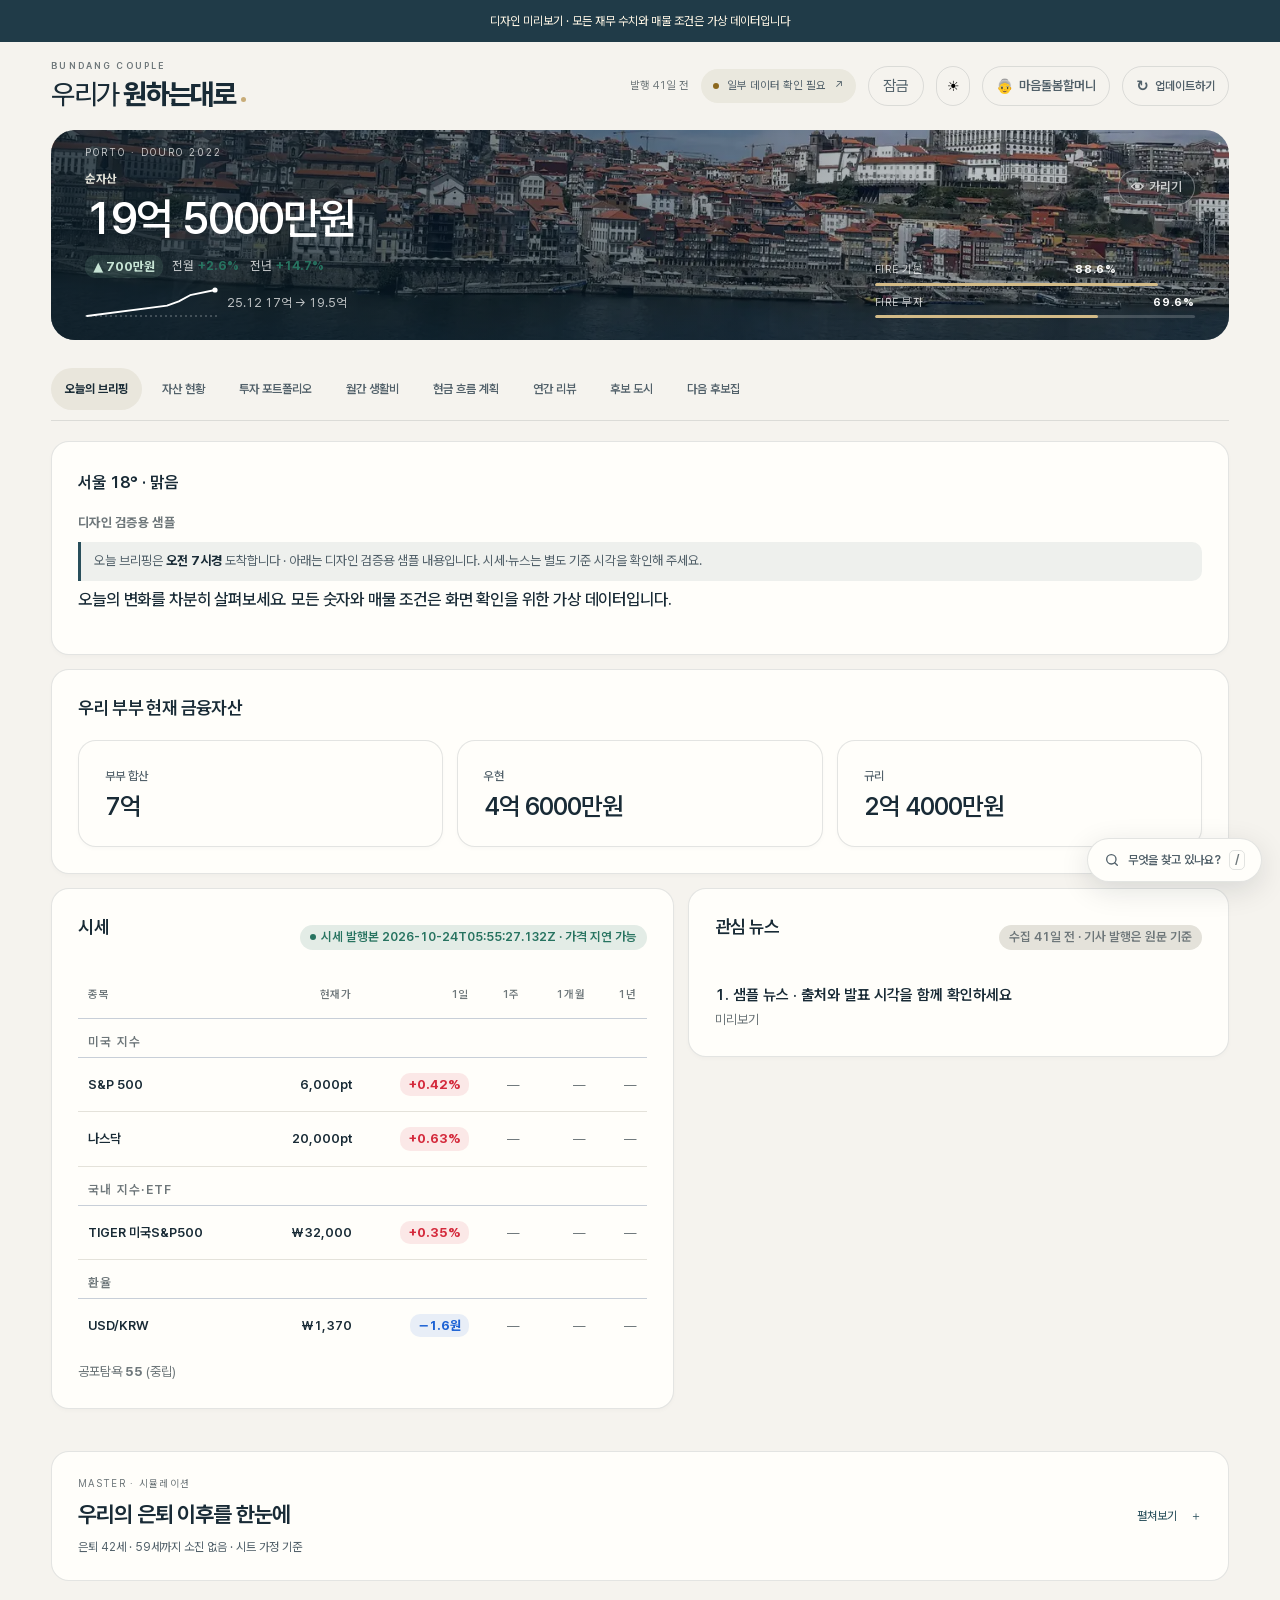
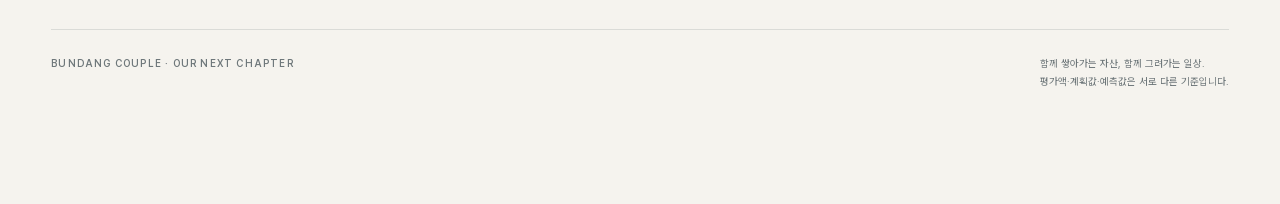
<file: docs/preview-redesign/index.html>
<!DOCTYPE html>
<html lang="ko">
<head><base href="../"><meta name="robots" content="noindex,nofollow">
<meta charset="utf-8">
<meta name="viewport" content="width=device-width, initial-scale=1">
<meta name="robots" content="noindex">
<title>분당부부 대시보드</title>
<meta name="description" content="분당부부의 자산·FIRE 진척과 이사 후보를 한 화면에서 봅니다. 비밀번호로 잠긴 개인 대시보드입니다.">
<meta name="color-scheme" content="light dark">
<!-- 주소창·상태바 색을 페이지 배경과 맞춘다. 안 맞으면 모바일에서 위아래가 따로 논다. -->
<meta name="theme-color" content="#f6f7f9" media="(prefers-color-scheme: light)">
<meta name="theme-color" content="#0b0e12" media="(prefers-color-scheme: dark)">
<meta name="format-detection" content="telephone=no">
<!-- 홈 화면에 추가했을 때 브라우저 크롬 없이 앱처럼 뜬다 -->
<link rel="manifest" href="manifest.webmanifest">
<meta name="apple-mobile-web-app-capable" content="yes">
<meta name="apple-mobile-web-app-status-bar-style" content="black-translucent">
<meta name="apple-mobile-web-app-title" content="분당부부">
<!-- 파비콘은 외부 파일 없이 SVG 데이터 URI로. 요청 하나를 아끼고 다크에서도 또렷하다. -->
<link rel="icon" href="data:image/svg+xml,%3Csvg xmlns='http://www.w3.org/2000/svg' viewBox='0 0 64 64'%3E%3Crect width='64' height='64' rx='14' fill='%231f5fd0'/%3E%3Cpath d='M14 42 L26 28 L36 36 L50 20' fill='none' stroke='white' stroke-width='6' stroke-linecap='round' stroke-linejoin='round'/%3E%3C/svg%3E">
<link rel="apple-touch-icon" href="data:image/svg+xml,%3Csvg xmlns='http://www.w3.org/2000/svg' viewBox='0 0 64 64'%3E%3Crect width='64' height='64' rx='14' fill='%231f5fd0'/%3E%3Cpath d='M14 42 L26 28 L36 36 L50 20' fill='none' stroke='white' stroke-width='6' stroke-linecap='round' stroke-linejoin='round'/%3E%3C/svg%3E">
<!-- 히어로 이미지에 <link rel=preload>를 걸지 않는다. 크롬의 preload 스캐너는 뷰포트가
     정해지기 전에 돌아 media 조건을 무시하고 양쪽 파일을 다 받아버린다(실측 확인).
     이 페이지는 CSS가 통째로 인라인이라 스타일시트 왕복이 없어 preload 이득도 거의 없다. -->
<style>
  /* Pretendard 가변 — KS X 1001 한글 2,350자 + 라틴 + 명리 한자로 직접 서브셋(441KB).
     CDN을 쓰지 않는다: 외부 요청 0개 원칙을 지키고, 서드파티가 죽어도 글자가 안 깨진다.
     원본 2,057KB에서 줄인 것이고, 가변 1종(441KB)이 정적 3종(559KB)보다 가벼우면서
     이 페이지가 쓰는 400~800 굵기를 전부 커버한다.
     tnum을 살려 뒀다 — 숫자 자리 맞춤이 여기 달려 있어 본문·숫자를 한 폰트로 통일했다.
     swap: 폰트가 오기 전에도 시스템 글꼴로 먼저 읽힌다(빈 화면 없음). */
  @font-face {
    font-family: "Pretendard Subset";
    src: url("assets/font/pretendard-subset.woff2") format("woff2");
    font-weight: 45 930;
    font-style: normal;
    font-display: swap;
  }
  :root {
    /* 색 — 표면/잉크
       중립을 액센트(파랑) 쪽으로 살짝 기울인 냉색으로. 따뜻한 회색은 문서 느낌이 강했고,
       금융 계기판은 차가운 중립이 '정밀하다'는 인상을 준다. 액센트 계열은 그대로 잇는다. */
    --surface-1: #ffffff; --page: #f6f7f9;
    --ink-1: #11151b; --ink-2: #4a525e; --ink-muted: #87909c;
    --grid: #e0e4ea; --baseline: #c8cfd8; --border: rgba(17,21,27,0.10);
    /* 색 — 의미 */
    --pos: #0a7a3d; --neg: #c14340; --accent: #1f5fd0; --warn: #a9741a;

    /* 테마를 따르지 않는 색 — 아래 둘은 의도적으로 고정이다.
       ① 인트로: 항상 어두운 사진 위에 얹히므로 라이트/다크와 무관하다.
          테마 블록에 넣으면 라이트 모드에서 히어로가 깨진다.
       ② 스티키 메모: 종이 메모의 파스텔이라 테마가 바뀌어도 종이는 노랗다. */
    --intro-bg: #0a1826;
    --intro-sky-1: #2f6f9c; --intro-sky-2: #235c85;
    --intro-deep-1: #16466f; --intro-deep-2: #1e5680; --intro-deep-3: #17496a;
    --intro-deep-4: #103a54; --intro-deep-5: #0b2b3d;
    --intro-btn-ink: #123049;
    --intro-msg: #ffd6d1;
    --sticky-paper: #FFE08A; --sticky-cat: #7a5c00; --sticky-ink: #37322b;
    /* 의미색 배경 틴트 — 등락을 '색'만이 아니라 '형태(칩)'로도 읽히게 한다.
       색각 특성과 무관하게 훑을 때 시선에 걸리는 것이 목적. */
    --pos-bg: rgba(10,122,61,.10); --neg-bg: rgba(193,67,64,.10); --warn-bg: rgba(169,116,26,.12);
    /* 시세 방향 — 국내 증권 관례(상승 빨강·하락 파랑). --pos/--neg(우리에게 좋은가)와 다른 질문이다 */
    --rise: #d42a3c; --fall: #1d62d4; --rise-bg: rgba(212,42,60,.10); --fall-bg: rgba(29,98,212,.10);
    --accent-bg: rgba(31,95,208,.08);
    /* 색 — 자산 카테고리 (차트·칩 공용) */
    --c-re: #2a78d6; --c-us: #17a074; --c-kr: #e0961a; --c-cash: #0a9668;
    --c-vi: #6d5cd6; --c-debt: #c0645f;
    /* '지금 vs 은퇴' 비교 막대 전용 — 항목 색을 쓰지 않고 두 계열만 구분한다 */
    --cmp-now: #b9b7ae; --cmp-ret: #2a78d6;
    /* 표지 위를 지나가는 탭바의 유리 배경 */
    --nav-bg: rgba(252,252,251,.88);
    /* 내비게이션 전용 팔레트 — 제네시스식으로 조용하게. 시그니처는 구리색 한 줄이고,
       선택 표시는 색으로 소리치지 않고 '판(plate)'을 깔아 층을 만든다.
       --accent(파랑)를 쓰지 않는 이유: 그 파랑은 링크·포커스링의 색이라, 내비까지
       같은 색을 쓰면 '누를 수 있는 것'과 '지금 여기'가 한 색으로 뭉갠다. */
    --nav-accent: #9a6a3c;                  /* 구리 */
    /* 판을 흰색으로 두면 바 자체가 이미 거의 흰색이라 보이지 않는다.
       구리에서 파생한 옅은 톤을 깔아, 선택 표시와 시그니처를 한 몸으로 만든다. */
    --nav-on-bg: rgba(154,106,60,.10);
    --nav-on-line: rgba(154,106,60,.32);
    --nav-hover: rgba(17,21,27,.045);
    /* 하위호환 별칭 */
    --up: var(--pos); --down: var(--neg);
    /* ── 타이포 — 크기가 아니라 '역할'로 쓴다 ──────────────────────────────
       종전 스케일은 아래쪽에 뭉쳐 있었다. 13/12.5/11.5는 1.5px 안에 세 단계가
       겹쳐 사실상 구분이 안 되는데 전체 사용의 84%가 거기 몰렸고, 정작 h2(카드 제목)가
       본문과 같은 13px이라 위계가 없었다. 그래서 중간을 열고 아래를 정리한다.
         대제목 h1 › 중제목 h2 › 소제목 h3 › 본문 › 설명글 › 보조
       숫자는 제목과 다른 리듬이 필요해 별도 축(num-*)으로 뗀다. */
    --fs-display: clamp(32px, 5.2vw, 44px);  /* 인트로 히어로 */
    --fs-h1: 26px;      /* 대제목 — 사이트 타이틀 */
    --fs-h2: 19px;      /* 중제목 — 카드 제목 */
    --fs-h3: 16.5px;      /* 소제목 — 카드 안 구획·강조 라벨 */
    --fs-nav: 17px;     /* 탭 — 전역 길잡이라 본문보다 확실히 크게 */
    --fs-body: 14.5px;  /* 본문 · 표 셀 */
    --fs-cap: 13.5px;   /* 설명글 · 캡션 */
    --fs-micro: 12.5px; /* 배지 · 단위 — 최소한만 */
    --fs-num-xl: 32px;  /* 대표 KPI */
    --fs-num-lg: 25px;  /* 일반 KPI */
    --fs-num-md: 19.5px;  /* 보조 수치 */
    /* 하위호환 별칭 — 옛 이름을 새 역할로 잇는다 */
    --fs-hero: var(--fs-display); --fs-1: var(--fs-num-xl); --fs-2: var(--fs-num-lg);
    --fs-3: var(--fs-num-md); --fs-4: var(--fs-h3);
    --fs-sm: var(--fs-cap); --fs-xs: var(--fs-micro);
    /* 서체 축 — 본문(sans)과 데이터(mono)를 역할로 가른다.
       라벨·단위·시각·표 헤더를 모노+대문자+자간으로 쓰면 본문과 층이 갈리면서
       '계기판'의 인상이 생긴다. 웹폰트를 링크하면 CSP/오프라인에서 조용히 깨지므로
       설치 폰트 스택만 쓴다. */
    --sans: "Pretendard Subset", "Pretendard Variable", Pretendard,
            system-ui, -apple-system, "Segoe UI", "Apple SD Gothic Neo", sans-serif;
    /* 숫자도 같은 글꼴로. Pretendard에 tnum이 있어 자리가 맞고, OS마다 다른
       모노 스택을 쓰지 않아 화면이 어디서나 같아진다. */
    --mono: "Pretendard Subset", "Pretendard Variable", Pretendard,
            ui-monospace, "SF Mono", "Cascadia Mono", Consolas, monospace;
    /* 형태 */
    --r: 12px; --r-sm: 8px; --r-pill: 999px;
    --shadow: 0 1px 2px rgba(11,11,11,.04);
    --shadow-lift: 0 6px 18px rgba(11,11,11,.07);
    --flow-hi: rgba(42,120,214,.07);
    /* 움직임 — 한 곳에서 관리해 화면 전체가 같은 호흡으로 움직이게 */
    --ease: cubic-bezier(.22, .61, .36, 1);      /* 부드럽게 감속 */
    --ease-out: cubic-bezier(.16, 1, .3, 1);     /* 크게 튀어나오듯 */
    --dur-1: .16s; --dur-2: .28s; --dur-3: .45s;
  }
  /* 다크 팔레트 — OS 설정(수동 미지정 시) 또는 수동 토글(data-theme=dark) */
  @media (prefers-color-scheme: dark) { :root:not([data-theme]) {
      --surface-1: #141920; --page: #0b0e12;
      --ink-1: #eef1f5; --ink-2: #b3bcc8; --ink-muted: #7d8794;
      --grid: #242c36; --baseline: #38424e; --border: rgba(255,255,255,0.10);
      --pos: #3cb96a; --neg: #e0706c; --accent: #5b95ee; --warn: #d09a3a;
      --pos-bg: rgba(60,185,106,.14); --neg-bg: rgba(224,112,108,.14); --warn-bg: rgba(208,154,58,.16);
      --rise: #ff6b6f; --fall: #6aa6ff; --rise-bg: rgba(255,107,111,.15); --fall-bg: rgba(106,166,255,.15);
      --accent-bg: rgba(91,149,238,.13);
      --c-re: #4a92ea; --c-us: #22b184; --c-kr: #d99b2c; --c-cash: #17a877;
      --c-vi: #9689ec; --c-debt: #d68a86;
      --cmp-now: #55544f; --cmp-ret: #4a92ea;
      --nav-bg: rgba(20,20,19,.86);
      --nav-accent: #c89b6a;                /* 어두운 바탕에선 구리를 한 단계 밝게 */
      --nav-on-bg: rgba(200,155,106,.15);
      --nav-on-line: rgba(200,155,106,.34);
      --nav-hover: rgba(255,255,255,.05);
      --shadow: none; --shadow-lift: 0 6px 20px rgba(0,0,0,.45);
      --flow-hi: rgba(74,146,234,.12);
  } }
  :root[data-theme="dark"] {
      --surface-1: #141920; --page: #0b0e12;
      --ink-1: #eef1f5; --ink-2: #b3bcc8; --ink-muted: #7d8794;
      --grid: #242c36; --baseline: #38424e; --border: rgba(255,255,255,0.10);
      --pos: #3cb96a; --neg: #e0706c; --accent: #5b95ee; --warn: #d09a3a;
      --pos-bg: rgba(60,185,106,.14); --neg-bg: rgba(224,112,108,.14); --warn-bg: rgba(208,154,58,.16);
      --rise: #ff6b6f; --fall: #6aa6ff; --rise-bg: rgba(255,107,111,.15); --fall-bg: rgba(106,166,255,.15);
      --accent-bg: rgba(91,149,238,.13);
      --c-re: #4a92ea; --c-us: #22b184; --c-kr: #d99b2c; --c-cash: #17a877;
      --c-vi: #9689ec; --c-debt: #d68a86;
      --cmp-now: #55544f; --cmp-ret: #4a92ea;
      --nav-bg: rgba(20,20,19,.86);
      --nav-accent: #c89b6a;                /* 어두운 바탕에선 구리를 한 단계 밝게 */
      --nav-on-bg: rgba(200,155,106,.15);
      --nav-on-line: rgba(200,155,106,.34);
      --nav-hover: rgba(255,255,255,.05);
      --shadow: none; --shadow-lift: 0 6px 20px rgba(0,0,0,.45);
      --flow-hi: rgba(74,146,234,.12);
  }
  /* data-theme="light"는 별도 변수 불필요 — :root 기본(라이트)이 그대로 적용되고
     위 OS-다크 규칙은 :not([data-theme])라 무효화된다 */
  * { box-sizing: border-box; margin: 0; }
  body {
    background: var(--page); color: var(--ink-1);
    font-family: var(--sans);
    /* tnum·kern을 폰트 차원에서 켠다. tabular-nums만으로는 폰트가 지원해도
       브라우저가 늘 적용하지는 않는다. */
    font-feature-settings: "tnum" 1, "kern" 1;
    font-size: var(--fs-body); line-height: 1.5;
    --pad: 20px;   /* 표지·탭바가 이 여백을 뚫고 화면 끝까지 나갈 때 쓴다 */
    padding: 22px var(--pad) 60px; max-width: 1200px; margin: 0 auto;
    -webkit-font-smoothing: antialiased;
  }

  /* ── 데이터 표기 유틸 ──────────────────────────────────────────────────
     .u-mono  : 라벨·단위·시각 등 '기계가 읽어준 값'에 붙이는 축
     .chip    : 등락을 형태로 감싼다 (색만으로 의미를 지지 않게)
     .live-dot: 실시간 여부를 점 하나로 — 문구보다 먼저 눈에 걸린다 */
  .u-mono { font-family: var(--mono); font-variant-numeric: tabular-nums; }
  .u-label { font-family: var(--mono); font-size: var(--fs-micro); font-weight: 700;
             letter-spacing: .1em; text-transform: uppercase; color: var(--ink-muted); }
  /* 이름 주의: 표 안 `td .chip`은 이미 8×8 범례 점으로 쓰이고 있다.
     같은 이름을 쓰면 표에서 짓눌리므로 등락 칩은 .delta-chip으로 분리한다. */
  .delta-chip { display: inline-flex; align-items: center; gap: 4px; font-weight: 700;
          font-size: var(--fs-cap); padding: 2px 8px; border-radius: var(--r-sm);
          font-variant-numeric: tabular-nums; white-space: nowrap; }
  .delta-chip.up { background: var(--pos-bg); color: var(--pos); }
  .delta-chip.dn { background: var(--neg-bg); color: var(--neg); }
  .delta-chip.flat { background: var(--accent-bg); color: var(--ink-2); }
  /* 표 안에서도 배경 틴트가 유지되도록 크기 규칙을 명시적으로 되돌린다 */
  td .delta-chip { width: auto; height: auto; border-radius: var(--r-sm); margin-right: 0; vertical-align: baseline; }

  /* 헤더 */
  header { display: flex; flex-wrap: wrap; align-items: center; gap: 8px 12px; margin-bottom: 20px; }
  h1 { font-size: var(--fs-h1); font-weight: 750; letter-spacing: -0.02em; }
  /* 화면에는 없고 스크린리더만 읽는 라벨 */
  .sr-only { position:absolute; width:1px; height:1px; padding:0; margin:-1px;
             overflow:hidden; clip:rect(0 0 0 0); white-space:nowrap; border:0; }
  .meta { color: var(--ink-muted); font-size: var(--fs-cap); font-variant-numeric: tabular-nums; }
  /* 헤더 상태 — '지금 값인가'를 점 하나로 먼저 말한다 */
  #updated { display: inline-flex; align-items: center; gap: 10px; flex-wrap: wrap; }
  .hdr-live { display: inline-flex; align-items: center; gap: 5px; font-family: var(--mono);
              font-size: var(--fs-micro); font-weight: 700; letter-spacing: .04em;
              color: var(--pos); background: var(--pos-bg); padding: 3px 9px; border-radius: var(--r-pill); }
  /* 20분이 넘으면 초록을 거둔다 — 10분 주기가 멈췄다는 신호다 */
  .hdr-live.stale { color: var(--warn); background: var(--warn-bg, transparent); }
  .hdr-live { cursor: help; }
  .hdr-live .dot { width: 6px; height: 6px; border-radius: 50%; background: currentColor; }
  /* 두 시각이 붙어 읽히지 않게 — '실시간 10:00스냅샷 07:51'로 뭉쳐 보였다 */
  .hdr-snap { font-family: var(--mono); font-size: var(--fs-micro); color: var(--ink-muted);
    margin-left: 10px; padding-left: 10px; border-left: 1px solid var(--border); }
  #theme { margin-left: auto; width: 34px; height: 34px; display: inline-flex; align-items: center; justify-content: center;
           font-size: var(--fs-h3); cursor: pointer; background: var(--surface-1); border: 1px solid var(--border);
           border-radius: var(--r-sm); transition: border-color .15s; padding: 0; }
  #theme:hover { border-color: var(--accent); }
  /* 🌙 오른쪽에 붙는 것들은 저마다 auto를 갖지 않게 한다 — 하나라도 auto면 그 앞에서
     간격이 벌어져 버튼들이 흩어진다. 밀어내는 역할은 #theme 하나가 맡는다. */
  #theme ~ #granny, #theme ~ #refresh { margin-left: 0; }
  /* 높이를 못 박는다 — a는 content-box, button은 border-box라 같은 padding으로도
     2px 어긋나 나란히 두면 눈에 띈다. */
  #granny, #refresh { box-sizing: border-box; height: 34px;
             display: inline-flex; align-items: center; gap: 6px;
             font-family: inherit; font-size: var(--fs-sm); font-weight: 600; color: var(--ink-2); cursor: pointer;
             background: var(--surface-1); border: 1px solid var(--border); border-radius: var(--r-sm); padding: 0 13px;
             transition: color .15s, border-color .15s; }
  #refresh { margin-left: auto; }
  #granny { text-decoration: none; }
  #granny:hover, #refresh:hover { border-color: var(--accent); color: var(--accent); }
  #refresh:disabled { cursor: default; opacity: .6; }
  #refresh .ic { font-size: var(--fs-body); line-height: 1; }
  #refresh.spin .ic { animation: spin .8s linear infinite; }
  @keyframes spin { to { transform: rotate(360deg); } }

  #toast { position: fixed; left: 50%; bottom: 26px; transform: translateX(-50%) translateY(20px);
           background: var(--ink-1); color: var(--page); font-size: var(--fs-body); font-weight: 500;
           padding: 10px 18px; border-radius: var(--r-pill); opacity: 0; pointer-events: none;
           transition: opacity .25s, transform .25s; z-index: 30; }
  #toast.on { opacity: 1; transform: translateX(-50%) translateY(0); }
  /* 업데이트 직후 짧은 하이라이트 */
  .flash-in { animation: flashIn .7s ease; }
  #updated.flash-in { animation: flashText .9s ease; }
  @keyframes flashIn { 0% { opacity: .35; } 100% { opacity: 1; } }
  @keyframes flashText { 0%,100% { color: var(--ink-muted); } 30% { color: var(--pos); font-weight: 700; } }

  /* ── 히어로 밴드 ────────────────────────────────────────────────────────
     표면 3단계 중 최상위. 좌측 액센트 레일 + 옅은 그라데이션으로 '여기가 제일 중요'를
     형태로 말한다 (일반 카드는 테두리만, 하위 블록은 여백만). */
  .heroband { background: var(--surface-1); border: 1px solid var(--border);
              border-left: 3px solid var(--accent); border-radius: var(--r);
              padding: 15px 18px; margin-bottom: 16px; box-shadow: var(--shadow);
              background-image: linear-gradient(180deg, var(--accent-bg), transparent 62%);
              display: grid; gap: 14px 26px; grid-template-columns: 1fr; align-items: center; }
  @media (min-width: 720px) { .heroband { grid-template-columns: minmax(210px, auto) 1fr; } }
  .hb-main .u-label { display: block; margin-bottom: 3px; }
  /* ── 순자산 가리기 ────────────────────────────────────────────────────
     회사에서 열 때 숫자가 대뜸 보이지 않게 접을 수 있다. 값을 지우는 게 아니라
     흐리게 덮는다 — 다시 펼 때 새로 그릴 필요가 없고 카드 높이도 안 흔들린다.
     blur만 쓰면 글자 윤곽으로 자릿수가 읽히므로 색까지 눕혀 완전히 가린다. */
  .heroband { position: relative; cursor: pointer; }
  .heroband .hb-val, .heroband .hb-deltas, .heroband .hb-gauges { transition: filter .18s, opacity .18s; }
  .hb-off .hb-val, .hb-off .hb-deltas, .hb-off .hb-gauges {
    filter: blur(9px); opacity: .30; user-select: none; pointer-events: none; }
  .hb-off .hb-val { color: var(--ink-muted); }
  .hb-toggle { position: absolute; top: 10px; right: 12px; z-index: 2;
    display: inline-flex; align-items: center; gap: 5px; cursor: pointer;
    font-family: inherit; font-size: var(--fs-micro); font-weight: 600;
    color: var(--ink-muted); background: var(--surface-1);
    border: 1px solid var(--border); border-radius: var(--r-pill); padding: 3px 9px; }
  .hb-toggle:hover { color: var(--accent); border-color: var(--accent); }
  /* 넓은 화면에선 이 버튼이 오른쪽 열(FIRE 게이지)의 첫 줄 위에 뜬다 — 'FIRE 기본 76.1%'의
     숫자가 버튼에 가려졌다(2026-10 점검). 첫 머리줄만 버튼 폭만큼 비켜 세로 배치는 그대로 둔다. */
  @media (min-width: 720px) { .hb-gauges > :first-child .hb-g-head { padding-right: 84px; } }
  @media (prefers-reduced-motion: reduce) {
    .heroband .hb-val, .heroband .hb-deltas, .heroband .hb-gauges { transition: none; }
  }
  .hb-val { font-size: var(--fs-num-xl); font-weight: 800; letter-spacing: -.03em;
            line-height: 1.1; font-variant-numeric: tabular-nums; }
  .hb-deltas { display: flex; align-items: center; gap: 9px; flex-wrap: wrap; margin-top: 7px; }
  .hb-sub { font-family: var(--mono); font-size: var(--fs-micro); color: var(--ink-muted);
            display: flex; gap: 11px; flex-wrap: wrap; }
  .hb-sub b { font-weight: 700; font-variant-numeric: tabular-nums; }
  /* FIRE 게이지 — '얼마나 왔나'를 막대로. 숫자만 있을 때보다 진척이 즉시 읽힌다. */
  .hb-gauges { display: grid; gap: 9px; }
  .hb-g-head { display: flex; justify-content: space-between; align-items: baseline;
               font-family: var(--mono); font-size: var(--fs-micro); color: var(--ink-muted);
               letter-spacing: .06em; margin-bottom: 4px; }
  .hb-g-head b { color: var(--ink-1); font-weight: 700; font-variant-numeric: tabular-nums; }
  .hb-track { height: 6px; border-radius: var(--r-pill); background: var(--grid); overflow: hidden; }
  .hb-fill { height: 100%; border-radius: var(--r-pill); }
  @media (prefers-reduced-motion: no-preference) {
    .hb-fill { transition: width var(--dur-3) var(--ease); }
  }

  /* 탭 */
  /* overflow-x:auto 는 CSS 규칙상 overflow-y 도 auto 로 만든다 — 탭 높이가 살짝 넘치면
     세로 스크롤바(▲▼)가 생긴다. y는 hidden으로 막고, 좁은 화면용 가로 스크롤은 남기되 막대는 숨긴다. */
  /* ── 표지 ────────────────────────────────────────────────────────────────
     매일 아침 30초 보는 계기판이라 한 화면을 통째로 쓰지 않는다(62vh). 스크롤 없이도
     순자산이 보이면서, 사진은 사진대로 살아 있는 절충. */
  #cover { position: relative; height: 62svh; min-height: 340px; max-height: 620px;
    margin: -18px calc(-1 * var(--pad)) 0; overflow: hidden;
    display: flex; align-items: flex-end; isolation: isolate; }
  #cover[hidden] { display: none; }
  .cover-stack { position: absolute; inset: 0; z-index: 0; background: #0a1826; }
  /* 두 겹을 겹쳐 두고 서로 페이드 — 교체 순간 배경이 비지 않는다 */
  .cover-layer { position: absolute; inset: 0; overflow: hidden;
    /* 전환 1.0s — 머무는 시간(5s)의 5분의 1. 1.6s이면 슬롯의 3분의 1이 흐릿한
       중간 상태가 되어 사진이 또렷하게 서 있는 시간이 모자란다. */
    opacity: 0; transition: opacity 1.0s var(--ease); will-change: opacity; }
  .cover-layer.on { opacity: 1; }
  /* 세로 사진은 가로 띠에 넣으면 인물만 크게 잘려 배경이 안 보인다. 그래서 사진 전체를
     담고(contain), 남는 좌우는 같은 사진을 흐리게 깔아 메운다. 얼굴이 작아지고
     주변 풍경이 드러난다 — 2026-08-24 요청. 가로 사진은 종전대로 꽉 채운다. */
  .cl-blur, .cl-main { position: absolute; inset: 0; background-repeat: no-repeat; }
  .cl-blur { background-size: cover; background-position: center;
    filter: blur(26px) saturate(115%) brightness(.62); transform: scale(1.14); }
  .cl-main { background-size: cover; }
  .cover-layer.fit .cl-main { background-size: contain; background-position: center; }
  /* 줌 9s — 한 장이 보이는 시간(5s + 전환 1s)에 3분의 2쯤 나아간다.
     24s였을 땐 5분의 1만 재생돼 움직임이 눈에 잡히지 않았다. */
  .cover-layer.kb .cl-main { animation: coverZoom 9s ease-out forwards; }
  @keyframes coverZoom { from { transform: scale(1.06); } to { transform: scale(1); } }
  .cover-layer video { width: 100%; height: 100%; object-fit: cover; display: block; }
  /* 글자가 앉는 아래쪽만 눌러 준다 — 사진 위쪽(하늘)은 그대로 살린다 */
  .cover-scrim { position: absolute; inset: 0; z-index: 1; pointer-events: none;
    background: linear-gradient(180deg, rgba(8,18,28,.30) 0%, rgba(8,18,28,0) 34%,
                rgba(8,18,28,.42) 68%, rgba(8,18,28,.82) 100%); }
  .cover-body { position: relative; z-index: 2; width: 100%;
    padding: 0 var(--pad) 18px; }
  .cover-cap { font-family: var(--mono); font-size: var(--fs-micro); letter-spacing: .14em;
    text-transform: uppercase; color: rgba(255,255,255,.72); margin-bottom: 10px; }
  /* 사진 위에서는 밴드가 유리판이 된다 — 페이지 배경색을 전제로 만든 색을 덮는다 */
  #cover .heroband { background: rgba(12,18,26,.42); border-color: rgba(255,255,255,.16);
    backdrop-filter: blur(14px) saturate(120%); -webkit-backdrop-filter: blur(14px) saturate(120%);
    box-shadow: 0 18px 50px rgba(0,0,0,.35); }
  #cover .heroband, #cover .hb-val, #cover .hb-g-head b { color: #fff; }
  #cover .u-label, #cover .hb-sub, #cover .hb-g-head { color: rgba(255,255,255,.72); }
  #cover .hb-track { background: rgba(255,255,255,.18); }
  #cover .hb-toggle { color: rgba(255,255,255,.75); border-color: rgba(255,255,255,.28); }
  @media (prefers-reduced-motion: reduce) {
    .cover-layer { transition: none; }
    .cover-layer.kb { animation: none; }
  }

  .tabs { display: flex; gap: 4px; margin-bottom: 18px; border-bottom: 1px solid var(--border);
          overflow-x: auto; overflow-y: hidden; scrollbar-width: none; -ms-overflow-style: none;
          /* 표지 위로 떠서 따라다닌다. 제네시스는 스크롤해도 투명하지만 그 아래는 끝까지
             사진이다 — 우리 아래는 표와 숫자라 투명하면 글자가 겹쳐 읽힌다. 유리로 간다. */
          position: sticky; top: 0; z-index: 30;
          background: var(--nav-bg); backdrop-filter: blur(14px) saturate(130%);
          -webkit-backdrop-filter: blur(14px) saturate(130%);
          margin-left: calc(-1 * var(--pad)); margin-right: calc(-1 * var(--pad));
          padding-left: var(--pad); padding-right: var(--pad);
          /* 판이 숨 쉴 위아래 여백. 이게 없으면 선택 표시가 바에 꽉 끼어 답답하다. */
          padding-top: 6px; padding-bottom: 6px; }
  .tabs::-webkit-scrollbar { display: none; }
  /* 좁은 화면에서 탭이 넘칠 때, 잘린 쪽 가장자리를 흐리게 해 '더 있다'를 알린다.
     스크롤바를 숨겼으니 이 신호마저 없으면 나머지 탭의 존재를 모른다.
     한 규칙 + 변수 두 개로 좌/우를 따로 켠다 (JS가 스크롤 위치를 보고 토글). */
  .tabs { --fade-l: 0px; --fade-r: 0px;
          -webkit-mask-image: linear-gradient(90deg, transparent 0, #000 var(--fade-l),
                              #000 calc(100% - var(--fade-r)), transparent 100%);
          mask-image: linear-gradient(90deg, transparent 0, #000 var(--fade-l),
                      #000 calc(100% - var(--fade-r)), transparent 100%); }
  .tabs.fade-l { --fade-l: 30px; }
  .tabs.fade-r { --fade-r: 30px; }
  /* 비활성 탭은 --ink-muted였다. 유리 바 위에서 대비가 모자라 메뉴 영역 자체가
     흐릿하게 묻혔다(2026-08 제보). 본문 계열(--ink-2)로 올려 '읽히는 것'을 먼저 만든다.
     자간은 제네시스처럼 살짝 벌린다 — 짧은 한글 라벨이 덩어리로 뭉치지 않고 또렷해진다. */
  .tab { position: relative; background: none; border: none; cursor: pointer; font-family: inherit;
         white-space: nowrap; font-size: var(--fs-nav); font-weight: 600; color: var(--ink-2);
         /* 세로 12px — 판을 넣느라 11px로 줄였더니 터치 높이가 42px로 떨어졌다.
            손가락으로 누르는 표적은 44px 아래로 내리지 않는다. */
         padding: 12px 18px; border-radius: 10px; letter-spacing: .012em;
         transition: color var(--dur-1) var(--ease), background var(--dur-1) var(--ease),
                     box-shadow var(--dur-1) var(--ease); }
  /* 선택 표시는 색이 아니라 '판'으로 한다. 종전엔 2.5px 밑줄 하나뿐이라 어느 메뉴에
     있는지가 한눈에 안 잡혔다.
     판 안에 구리 밑줄까지 겹쳐 봤지만 부산했다 — 판이 이미 '여기'라고 말하는데 줄이
     한 번 더 말한다. 제네시스는 둘 중 하나만 쓴다. 판과 구리 실테두리만 남긴다. */
  .tab:hover { color: var(--ink-1); background: var(--nav-hover); }
  .tab.on { color: var(--ink-1); font-weight: 700;
            background: var(--nav-on-bg);
            box-shadow: inset 0 0 0 1px var(--nav-on-line); }
  .tab:focus-visible { outline: 2px solid var(--accent); outline-offset: -3px; border-radius: 6px; }
  /* 키보드 포커스 기본값 — 탭에만 있던 링을 나머지 조작 요소로 넓힌다.
     :focus-visible이라 마우스 클릭에는 링이 뜨지 않고 키보드 이동에만 보인다. */
  button:focus-visible, a:focus-visible, [tabindex]:focus-visible, summary:focus-visible {
    outline: 2px solid var(--accent); outline-offset: 2px; border-radius: var(--r-sm); }

  /* 탭 전환 — 내용이 아래에서 살짝 떠오르며 들어온다. 갈아끼운 티가 나야 방금 바뀐 걸 안다. */
  @keyframes tabIn { from { opacity: 0; transform: translateY(8px); } to { opacity: 1; transform: none; } }
  .tab-panel-in { animation: tabIn var(--dur-3) var(--ease-out) both; }

  .tab .t-short { display: none; }
  @media (max-width: 560px) {
    /* 폰 폭에선 탭 여덟 개가 화면 두 개 반이라 '투자 포트폴리…'처럼 잘려 보였다.
       짧은 이름으로 바꾼다 — 스크린리더는 aria-label로 원래 이름을 그대로 읽는다. */
    .tab .t-full { display: none; }
    .tab .t-short { display: inline; }
    .tab { padding: 12px 14px; }
    /* 헤더가 다섯 줄(제목·실시간·스냅샷·환율+버튼·업데이트)이었다. 실시간을 받았으면
       스냅샷 시각은 보조라 접고, 업데이트 버튼은 아이콘만 남겨 다른 버튼과 한 줄에 둔다. */
    .hdr-snap.secondary { display: none; }
    #refresh .lb { display: none; }
    #refresh { padding: 0 10px; }
  }

  /* 카드 */
  .cards { display: grid; grid-template-columns: repeat(auto-fit, minmax(190px, 1fr)); gap: 12px; margin-bottom: 16px; }
  .card { background: var(--surface-1); border: 1px solid var(--border); border-radius: var(--r);
          padding: 16px 18px; box-shadow: var(--shadow);
          transition: transform var(--dur-2) var(--ease), box-shadow var(--dur-2) var(--ease),
                      border-color var(--dur-2) var(--ease); }
  /* KPI 카드만 살짝 떠오른다 — 섹션 카드(section.card)는 문서라 들썩이면 산만하다.
     그림자 색은 테마 변수(--shadow-lift)로 빼서 라이트·다크가 각자 맞는 농도를 갖는다. */
  .cards > .card:hover { transform: translateY(-2px); border-color: var(--baseline);
                         box-shadow: var(--shadow-lift); }
  section.card { margin-bottom: 14px; }

  /* 스크롤 진입 — 화면에 들어올 때 한 번만 떠오른다. 아래로 내려갈수록 카드가
     차례로 나타나 페이지에 리듬이 생긴다. 이미 본 것은 다시 움직이지 않는다. */
  .reveal { opacity: 0; transform: translateY(14px);
            transition: opacity var(--dur-3) var(--ease-out), transform var(--dur-3) var(--ease-out); }
  .reveal.seen { opacity: 1; transform: none; }

  /* 움직임을 줄여달라고 한 사용자에겐 전부 끈다 — 접근성 기본값 */
  @media (prefers-reduced-motion: reduce) {
    *, *::before, *::after { animation-duration: .001ms !important; animation-iteration-count: 1 !important;
                             transition-duration: .001ms !important; scroll-behavior: auto !important; }
    .reveal { opacity: 1; transform: none; }
  }
  .card .label { font-size: var(--fs-cap); color: var(--ink-2); margin-bottom: 7px; font-weight: 500; }
  /* KPI 숫자는 한 축(num-lg)으로 고정한다 — 종전엔 개요 탭만 23px, 나머지 탭은 26px이라
     탭을 옮길 때마다 같은 성격의 숫자가 커졌다 작아졌다 했다. hero도 같은 행에 서므로 같은 크기. */
  .card .value { font-size: var(--fs-num-lg); font-weight: 700; line-height: 1.12;
                 letter-spacing: -0.02em; font-variant-numeric: tabular-nums; }
  .card .sub { font-size: var(--fs-cap); color: var(--ink-muted); margin-top: 7px; font-variant-numeric: tabular-nums; }
  .delta-up { color: var(--pos); } .delta-down { color: var(--neg); }
  .delta-none { color: var(--ink-muted); }
  /* 순자산·총자산·부채 카드 — 전일·전월·전년 델타 정돈 (값 크기는 .card .value로 통일) */
  .kpi-deltas { display: flex; flex-wrap: wrap; gap: 2px 12px; }
  .kpi-deltas .kd { white-space: nowrap; }
  .kpi-deltas .kd i { color: var(--ink-muted); font-style: normal; margin-right: 2px; }
  .kpi-deltas .kd b { font-weight: 600; font-variant-numeric: tabular-nums; }
  /* 예상 건강보험료 상세 */
  .hi-head { display: flex; flex-wrap: wrap; align-items: baseline; gap: 6px 14px; margin-bottom: 14px; }
  .hi-big { font-size: var(--fs-1); font-weight: 700; font-variant-numeric: tabular-nums; letter-spacing: -.015em; }
  .hi-big small { font-size: var(--fs-4); font-weight: 600; color: var(--ink-muted); margin-left: 2px; }
  .hi-sub { font-size: var(--fs-sm); color: var(--ink-muted); font-variant-numeric: tabular-nums; }
  .hi-grid { display: grid; grid-template-columns: repeat(auto-fit, minmax(300px, 1fr)); gap: 12px; }
  .hi-panel { background: var(--page); border: 1px solid var(--border); border-radius: var(--r); padding: 14px 15px; }
  .hi-h { font-size: var(--fs-body); font-weight: 600; color: var(--ink-2); margin-bottom: 9px; }
  .hi-tbl { width: 100%; border-collapse: collapse; font-size: var(--fs-sm); }
  .hi-tbl td { padding: 7px 4px; border-bottom: 1px solid var(--grid); vertical-align: top; }
  #flow-table { width: 100%; border-collapse: collapse; font-size: var(--fs-body); }
  /* --line은 어디에도 정의된 적이 없어 이 테두리가 통째로 무효였다(선이 안 그려짐).
     다른 표와 같은 토큰(--grid)으로 맞춘다. */
  #flow-table th, #flow-table td { padding: 9px 10px; border-bottom: 1px solid var(--grid); }
  #flow-table thead th { color: var(--ink-muted); font-weight: 600; text-align: left; white-space: nowrap; }
  #flow-table td.num, #flow-table th.num { text-align: right; white-space: nowrap; font-variant-numeric: tabular-nums; }
  #flow-table tbody tr:last-child td { border-bottom: 0; }
  #flow-table .th-sub { display: block; font-size: var(--fs-micro); color: var(--ink-muted); font-weight: 400; }
  /* 순잉여는 굵게, 저축률은 열 전체를 옅게 깔아 눈이 먼저 가게 한다 */
  #flow-table td.flow-surplus { font-weight: 700; }
  #flow-table td.flow-rate { font-weight: 700; color: var(--accent); background: var(--flow-hi); }
  .hi-tbl td.num { text-align: right; white-space: nowrap; font-variant-numeric: tabular-nums; width: 1%; padding-left: 12px; }
  .hi-name { word-break: keep-all; }
  .hi-why { color: var(--ink-muted); font-size: var(--fs-cap); line-height: 1.45; margin-top: 3px; word-break: keep-all; }
  .hi-tbl tr.hi-tot td { border-top: 2px solid var(--border); border-bottom: none; color: var(--ink-1); }
  .hi-tbl tr:last-child td { border-bottom: none; }
  #detail td small { font-size: var(--fs-xs); font-weight: 500; opacity: 0.85; }
  /* 지금 vs 은퇴 비교 (표준 카테고리) */
  .cmp-head { display: flex; flex-wrap: wrap; align-items: baseline; gap: 6px 14px; margin-bottom: 14px; font-size: var(--fs-body); }
  .cmp-head b { font-weight: 700; font-variant-numeric: tabular-nums; }
  .kind-dot { font-size: 10px; margin-left: 4px; vertical-align: 1px; cursor: help; }
  /* 브릿지(폭포) — 지금 월평균에서 은퇴 월평균까지 요인별 누적 */
  .brg-row { display: grid; grid-template-columns: 116px 1fr 74px; gap: 10px; align-items: center; padding: 5px 0; }
  .brg-name { font-size: var(--fs-body); font-weight: 600; white-space: nowrap; overflow: hidden; text-overflow: ellipsis; }
  .brg-track { position: relative; height: 19px; background: var(--grid); border-radius: 4px; }
  .brg-fill { position: absolute; top: 0; height: 100%; border-radius: 3px; min-width: 2px; transition: width .5s ease, left .5s ease; }
  .brg-up { background: var(--neg); }
  .brg-down { background: var(--pos); }
  .brg-base { background: var(--accent); opacity: .55; }
  .brg-end { opacity: 1; }
  .brg-v { font-size: var(--fs-sm); text-align: right; font-variant-numeric: tabular-nums; color: var(--ink-2); }
  .brg-strong { font-weight: 700; color: var(--ink-1); }
  .cmp-row { display: grid; grid-template-columns: 92px 1fr 60px; gap: 10px; align-items: center; padding: 6px 0; }
  .cmp-name { font-size: var(--fs-body); font-weight: 600; white-space: nowrap; overflow: hidden; text-overflow: ellipsis; }
  .cmp-track { display: flex; flex-direction: column; gap: 3px; }
  .cmp-line { display: flex; align-items: center; gap: 6px; height: 15px; }
  .cmp-fill { height: 100%; border-radius: 3px; min-width: 2px; transition: width .5s ease; }
  .cmp-v { font-size: var(--fs-xs); font-variant-numeric: tabular-nums; color: var(--ink-2); white-space: nowrap; }
  .cmp-diff { font-size: var(--fs-sm); font-weight: 700; text-align: right; font-variant-numeric: tabular-nums; }
  #detail .sum-row td { background: var(--page); border-top: 1.5px solid var(--baseline);
                        padding-top: 11px; padding-bottom: 11px; }
  #detail .sum-row td:first-child { font-size: var(--fs-body); }
  #detail .sum-row .sum-net { color: var(--ink-1); }
  #detail .sum-row:last-child td { border-top: 2px solid var(--baseline); border-bottom: none; }
  /* 순자산 → FIRE 목표 게이지 (hero 카드) */

  /* 섹션 타이틀 */
  /* 카드 제목 — 종전엔 본문과 같은 크기·흐린 색이라 구획이 안 보였다.
     크기·굵기·색을 함께 올려 '여기서 새 이야기가 시작된다'를 분명히 한다. */
  h2 { font-size: var(--fs-h2); font-weight: 700; color: var(--ink-1);
       margin-bottom: 16px; letter-spacing: -0.015em; line-height: 1.35; }
  /* 소제목 — 카드 안에서 한 번 더 나누는 자리 */
  h3 { font-size: var(--fs-h3); font-weight: 700; color: var(--ink-1);
       letter-spacing: -0.01em; line-height: 1.4; }

  /* 설명 문구 (통일) */
  /* 접히는 상세표 — 평소엔 한 줄, 누르면 아래로 펼쳐진다 */
  .sim-fold { margin-top: 14px; border-top: 1px solid var(--border); padding-top: 12px; }
  .sim-fold > summary { cursor: pointer; font-size: var(--fs-body); font-weight: 650;
    color: var(--ink-2); list-style: none; display: flex; align-items: center; gap: 8px; }
  .sim-fold > summary::-webkit-details-marker { display: none; }
  .sim-fold > summary::before { content: "▸"; color: var(--ink-muted); transition: transform .18s; }
  .sim-fold[open] > summary::before { transform: rotate(90deg); }
  .sim-fold > summary:hover { color: var(--ink-1); }
  .sim-fold-hint { font-weight: 400; font-size: var(--fs-cap); color: var(--ink-muted); }
  #sim-table { width: 100%; border-collapse: collapse; font-size: var(--fs-cap);
    font-variant-numeric: tabular-nums; margin-top: 12px; }
  #sim-table th, #sim-table td { padding: 5px 8px; white-space: nowrap; }
  #sim-table thead th { position: sticky; top: 0; background: var(--surface-1);
    border-bottom: 1px solid var(--border); text-align: right; color: var(--ink-muted); font-weight: 600; }
  #sim-table thead th:first-child, #sim-table thead th:nth-child(2),
  #sim-table thead th:nth-child(3) { text-align: left; }
  #sim-table td { text-align: right; border-bottom: 1px solid var(--grid); }
  #sim-table td:first-child, #sim-table td:nth-child(2), #sim-table td:nth-child(3) { text-align: left; }
  #sim-table tr.sim-now td { background: var(--flow-hi); font-weight: 700; }
  #sim-table tr.sim-mark td { font-weight: 700; }
  #sim-table tr.sim-after td { color: var(--ink-muted); }
  .sim-tag { font-size: var(--fs-micro); padding: 1px 6px; border-radius: 999px;
    background: var(--grid); color: var(--ink-2); margin-left: 6px; }
  /* 경기순환 국면 — 폭락은 눈에 띄게, 회복은 조용하게 */
  .sim-tag.crash { background: var(--neg-bg); color: var(--neg); font-weight: 700; }
  .sim-tag.rec { background: var(--pos-bg); color: var(--pos); }

  .note, .goal-sub, .cp-mkt-note { font-size: var(--fs-cap); color: var(--ink-muted); margin-top: 10px; line-height: 1.5; }
  /* 설명글 안에 섞이는 되돌리기 버튼 — 링크처럼 보이되 버튼이라 키보드로도 닿는다 */
  /* KPI 라벨 옆 기준시점 배지 — '이 숫자는 언제 것인가'를 숫자 바로 옆에 둔다 */
  .asof { font-size: var(--fs-micro); font-weight: 500; color: var(--ink-muted);
    border: 1px solid var(--border); border-radius: 999px; padding: 1px 7px; margin-left: 6px;
    vertical-align: middle; letter-spacing: 0; }

  /* 정렬 가능한 머리글 — 누를 수 있다는 걸 화살표로 미리 알린다(⇅), 켜지면 방향(▲▼) */
  th.of-sort { cursor: pointer; user-select: none; white-space: nowrap;
    transition: color var(--dur-1) var(--ease); }
  th.of-sort:hover { color: var(--ink-1); }
  th.of-sort:focus-visible { outline: 2px solid var(--accent); outline-offset: -2px; }
  th.of-sort.on { color: var(--accent); }
  .of-arrow { margin-left: 3px; font-size: .82em; opacity: .45; }
  th.of-sort:hover .of-arrow { opacity: .8; }
  th.of-sort.on .of-arrow { opacity: 1; }

  .linkish { font: inherit; color: var(--c-re); background: none; border: none; padding: 0;
    cursor: pointer; text-decoration: underline; text-underline-offset: 2px; }
  .linkish:hover { opacity: .75; }
  .goal-sub { margin-top: 5px; }

  /* 범례 */
  .legend { display: flex; flex-wrap: wrap; gap: 7px 14px; font-size: var(--fs-sm); color: var(--ink-2); margin-top: 14px; justify-content: center; }
  .legend span { white-space: nowrap; }
  .legend span::before { content: ""; display: inline-block; width: 9px; height: 9px; border-radius: 2px;
                         margin-right: 5px; background: var(--sw); vertical-align: 0; }

  /* 도넛 */
  .donut-row { display: grid; grid-template-columns: repeat(auto-fit, minmax(220px, 1fr)); gap: 8px; }
  .donut-cell { display: flex; flex-direction: column; align-items: center; padding: 6px 4px 2px; }
  .donut-cell h3 { font-size: var(--fs-body); font-weight: 600; color: var(--ink-1); margin-bottom: 2px; text-align: center; }
  .donut-cell .cap { font-size: var(--fs-cap); color: var(--ink-muted); margin-bottom: 8px; text-align: center; min-height: 15px; }
  svg text { font-family: inherit; }

  /* 표를 감싸는 가로 스크롤 상자. 표가 뷰포트보다 넓어도 '페이지'는 절대 옆으로 밀리지
     않게 한다 — 밀리면 오른쪽에 빈 여백만 나오고 본문이 잘린다.
     주의: 이 상자가 그리드/플렉스 아이템 안에 있으면 부모에 min-width:0이 필요하다.
     아이템의 기본값 min-width:auto가 '내용의 최소 폭'을 바닥으로 잡아 상자가 못 줄어든다. */
  .tbl-scroll { overflow-x: auto; overscroll-behavior-x: contain; }

  /* 표 (전 화면 공통 규격) */
  table { width: 100%; border-collapse: collapse; font-size: var(--fs-body); }
  th, td { text-align: right; padding: 9px 10px; border-bottom: 1px solid var(--grid); font-variant-numeric: tabular-nums; white-space: nowrap; }
  /* 표 헤더는 '데이터 축' — 모노+대문자+자간으로 본문과 층을 가른다 */
  th { color: var(--ink-muted); font-family: var(--mono); font-weight: 700; font-size: var(--fs-micro);
       letter-spacing: .08em; border-bottom: 1px solid var(--baseline); }
  /* 첫 열만 줄바꿈을 허용한다. 나머지 숫자 열이 nowrap이라, 폭이 모자라면 압박이 전부
     이 열로 쏠린다 — 폰에서 '힐스테이트 파인루체'가 33px 폭에 아홉 줄로 떨어졌다(2026-08 실측).
     · min-width: 표가 좁아져도 이 아래로는 못 눌린다. 남는 폭은 감싼 .tbl-scroll이 스크롤로 흡수한다.
     · word-break: keep-all — 한글은 기본값이 글자 단위로 끊긴다. 어절(띄어쓰기) 단위로 끊어야 읽힌다. */
  th:first-child, td:first-child { text-align: left; white-space: normal;
                                   word-break: keep-all; min-width: 7em; }
  td.name { font-weight: 600; }
  tbody tr:last-child td { border-bottom: none; }
  td .chip { display: inline-block; width: 8px; height: 8px; border-radius: 2px; margin-right: 6px; vertical-align: 1px; }
  .mkt-px { color: var(--ink-1); font-weight: 600; }
  .mkt-asof { font-size: var(--fs-xs); color: var(--ink-muted); font-weight: 400; margin-left: 6px; }
  table.mkt td:first-child { font-weight: 600; }
  /* 통합 시세표 — 그룹 소제목 행 (미국 지수 / 국내 지수·ETF / 환율) */
  table.mkt-unified { table-layout: auto; }
  /* 그룹 소제목은 눌러서 종목명이 주인공이 되게 — 배경 블록 대신 얇은 라벨 + 하단 선 */
  .mkt-grp td { text-align: left; padding: 14px 10px 5px; font-family: var(--mono);
    font-size: var(--fs-micro); font-weight: 700; letter-spacing: .1em; text-transform: uppercase;
    color: var(--ink-muted); background: transparent;
    border-bottom: 1px solid var(--baseline); }
  .mkt-grp + tr td { border-top: none; }

  /* 브리핑 탭 하단 2단 — 시세·매크로·뉴스. 좁은 화면은 그대로 1단으로 쌓인다.
     align-items:start 가 없으면 두 열이 서로의 높이에 끌려 늘어난다. */
  .cp-cols { display: grid; gap: 0 14px; align-items: start; }
  @media (min-width: 900px) { .cp-cols { grid-template-columns: 1.15fr 1fr; } }
  /* 그리드 아이템의 기본 min-width는 auto — 내용(nowrap 표)의 최소 폭이 트랙의 바닥이 된다.
     그래서 한 열짜리 그리드인데도 트랙이 582px로 벌어져 폰에서 페이지가 227px 밀렸다.
     0으로 낮춰야 안쪽 .tbl-scroll이 비로소 제 몫을 한다. */
  .cp-cols > * { min-width: 0; }


  /* 매물 링크 — 표 안에서 밑줄 없는 파란 글씨는 어두운 배경에서 잘 안 보인다.
     배경을 준 칩으로 만들어 '누를 수 있는 것'이 형태로 드러나게 한다. */
  .of-go { display:inline-flex; align-items:center; gap:4px; font-family:var(--mono);
           font-size:var(--fs-micro); font-weight:700; padding:3px 9px; border-radius:var(--r-pill);
           background:var(--accent-bg); color:var(--accent); text-decoration:none;
           border:1px solid transparent; white-space:nowrap; }
  .of-go:hover { border-color:var(--accent); }
  .of-more { cursor:pointer; user-select:none; }
  .of-more:hover { color:var(--accent); }
  .of-sub td { background:var(--page); font-size:var(--fs-cap); }
  .of-sub .of-line { display:flex; gap:12px; flex-wrap:wrap; padding:3px 0;
                     font-variant-numeric:tabular-nums; }
  .of-cnt { font-family:var(--mono); font-weight:700; }
  .of-cnt.zero { color:var(--ink-muted); font-weight:400; }
  /* 최근 시세 — 눌러서 실거래 내역을 펼친다. 실거래가 없는 행은 점선 없이 조용하게. */
  .of-deal { cursor:pointer; user-select:none; border-bottom:1px dashed var(--baseline); }
  .of-deal:hover { color:var(--accent); border-bottom-color:var(--accent); }
  .of-deal.none { cursor:default; color:var(--ink-muted); border-bottom:none; }
  .of-dl .r { display:grid; grid-template-columns:88px 62px 46px minmax(120px,1fr) 78px;
              gap:10px; padding:3px 0; font-family:var(--mono); font-size:var(--fs-micro);
              font-variant-numeric:tabular-nums; }
  .of-dl .r b { font-weight:700; text-align:right; }
  .of-dl .hd { color:var(--ink-muted); border-bottom:1px solid var(--grid); }
  .of-dl .src { color:var(--ink-muted); font-size:var(--fs-micro); padding-top:6px; }
  /* 타입 — 누르면 평면도와 제원을 편다 */
  .of-type { cursor:pointer; user-select:none; font-weight:700;
             border-bottom:1px dashed var(--baseline); }
  .of-type:hover { color:var(--accent); border-bottom-color:var(--accent); }
  .of-type.none { cursor:default; font-weight:inherit; border-bottom:none; }
  .of-spec { display:flex; gap:20px; flex-wrap:wrap; align-items:flex-start; }
  .of-spec dl { display:grid; grid-template-columns:auto auto; gap:4px 14px; margin:0;
                font-size:var(--fs-cap); }
  .of-spec dt { color:var(--ink-muted); }
  .of-spec dd { margin:0; font-family:var(--mono); font-weight:700;
                font-variant-numeric:tabular-nums; }
  .of-plan img { max-width:min(320px,60vw); border:1px solid var(--grid);
                 border-radius:var(--r-sm); background:#fff; display:block; }
  .of-plan .fail { color:var(--ink-muted); font-size:var(--fs-micro); }
  /* 베스트 매물 별 — 개수가 곧 등급이라 색으로 한 번 더 나눈다 */
  .of-star { display:inline-block; margin-right:5px; letter-spacing:-1px; cursor:help;
             font-size:var(--fs-micro); vertical-align:1px; }
  .of-star.s1 { color:var(--ink-muted); }
  .of-star.s2 { color:var(--accent); }
  .of-star.s3 { color:var(--pos); }
  .of-asof { font-family:var(--mono); font-size:var(--fs-micro); white-space:nowrap; }
  .of-asof .ago { display:block; color:var(--ink-muted); transform:scale(.9);
                  transform-origin:left; }
  .of-asof.stale, .of-asof.stale .ago { color:var(--warn); }

  #tooltip { position: fixed; pointer-events: none; z-index: 10; display: none;
             background: var(--surface-1); border: 1px solid var(--border); border-radius: var(--r-sm);
             padding: 8px 11px; font-size: var(--fs-sm); box-shadow: 0 4px 16px rgba(0,0,0,.16); color: var(--ink-1); }

  /* 시세 카드 헤더 (제목 + 실시간 배지) */
  .cp-mkt-head { display: flex; align-items: center; justify-content: space-between; gap: 10px; flex-wrap: wrap; margin-bottom: 12px; }
  .cp-mkt-head h2 { margin: 0; }
  .live-badge { font-size: var(--fs-xs); font-weight: 600; padding: 3px 10px; border-radius: var(--r-pill);
                white-space: nowrap; display: inline-flex; align-items: center; gap: 5px; }
  .live-badge.on  { color: var(--pos); background: color-mix(in srgb, var(--pos) 13%, transparent); }
  .live-badge.off { color: var(--ink-muted); background: var(--grid); }
  .live-badge .dot { width: 6px; height: 6px; border-radius: 50%; background: currentColor; }
  .live-badge.on .dot { animation: livepulse 1.8s ease-in-out infinite; }
  @keyframes livepulse { 0%,100% { opacity: 1; } 50% { opacity: .3; } }

  /* 배당 카드 */
  .div-row { display: grid; grid-template-columns: repeat(auto-fit, minmax(160px, 1fr)); gap: 10px; }
  .div-card { background: var(--page); border: 1px solid var(--border); border-radius: var(--r-sm); padding: 14px 16px; }
  .div-card .who { font-size: var(--fs-sm); color: var(--ink-2); margin-bottom: 6px; }
  .div-card .amt { font-size: var(--fs-2); font-weight: 700; letter-spacing: -0.01em; font-variant-numeric: tabular-nums; }
  .div-card .mo { font-size: var(--fs-xs); color: var(--ink-muted); margin-top: 4px; }

  /* 스택 바 (연금성/유동성) */
  .sb { margin-bottom: 14px; }
  .sb:last-child { margin-bottom: 0; }
  .sb-head { display: flex; justify-content: space-between; align-items: baseline; font-size: var(--fs-body); margin-bottom: 6px; }
  .sb-head b { font-weight: 600; }
  .sb-track { display: flex; height: 22px; border-radius: var(--r-sm); overflow: hidden; background: var(--grid); }
  .sb-seg { display: flex; align-items: center; justify-content: center; font-size: var(--fs-xs); font-weight: 700; color: #fff; }

  /* FIRE 목표 */
  .fire-goals { display: grid; gap: 15px; }
  .goal-head { display: flex; justify-content: space-between; align-items: baseline; gap: 10px; font-size: var(--fs-body); margin-bottom: 6px; }
  .goal-head .gl { color: var(--ink-1); }
  .goal-head .gl small { color: var(--ink-muted); font-weight: 400; }
  .goal-head .pct { font-weight: 700; font-size: var(--fs-4); font-variant-numeric: tabular-nums; white-space: nowrap; }
  .goal-track { height: 9px; background: var(--grid); border-radius: var(--r-pill); overflow: hidden; }
  .goal-fill { height: 100%; border-radius: var(--r-pill); transition: width .5s ease; }
  .fire-facts { display: grid; grid-template-columns: repeat(auto-fit, minmax(148px, 1fr)); gap: 10px; margin-top: 18px; }
  .fact { background: var(--page); border: 1px solid var(--border); border-radius: var(--r-sm); padding: 12px 14px; }
  .fact .l { font-size: var(--fs-cap); color: var(--ink-2); margin-bottom: 5px; }
  .fact .v { font-size: var(--fs-4); font-weight: 700; font-variant-numeric: tabular-nums; }
  .fact .v.dual { font-size: var(--fs-body); letter-spacing: -0.02em; white-space: nowrap; }
  .fact .s { font-size: var(--fs-cap); color: var(--ink-muted); margin-top: 3px; }

  /* 추이 차트 판독창 — 가리키는 점의 시점·값·직전 대비. 폰에서 라벨이 빠진 점도 여기서 읽는다. */
  .lc-read { display: flex; align-items: baseline; flex-wrap: wrap; gap: 4px 10px;
             min-height: 30px; margin: 2px 0 4px; font-variant-numeric: tabular-nums; }
  .lc-when { font-size: var(--fs-sm); color: var(--ink-muted); }
  .lc-val { font-size: var(--fs-num-md); font-weight: 700; color: var(--ink-1); letter-spacing: -.01em; }
  .lc-delta { font-size: var(--fs-sm); font-weight: 600; color: var(--ink-2); }
  .lc-delta.up { color: var(--pos); } .lc-delta.down { color: var(--neg); }
  /* 세로 스크롤은 브라우저에 맡기고 가로 끌기만 스크럽으로 받는다 */
  .lc-svg { display: block; touch-action: pan-y; cursor: crosshair; -webkit-user-select: none; user-select: none; }

  /* 세그먼트 토글 */
  .seg { display: inline-flex; background: var(--grid); border-radius: var(--r-sm); padding: 2px; gap: 2px; margin-bottom: 14px; }
  .seg-btn { border: none; background: transparent; color: var(--ink-2); cursor: pointer;
             font-size: var(--fs-sm); font-family: inherit; padding: 6px 13px; border-radius: 6px; transition: background .15s; }
  .seg-btn.on { background: var(--surface-1); color: var(--ink-1); font-weight: 600; }

  /* 살고싶은 도시 */
  .ct-bar-row { display: flex; align-items: center; gap: 10px; padding: 5px 0; }
  .ct-bar-name { width: 92px; flex-shrink: 0; font-size: var(--fs-body); font-weight: 600; white-space: nowrap; overflow: hidden; text-overflow: ellipsis; }
  .ct-bar-track { position: relative; flex: 1; height: 24px; background: var(--grid); border-radius: 6px; }
  .ct-bar-fill { height: 100%; border-radius: 6px; transition: width .5s ease; }
  .ct-bar-val { position: absolute; top: 0; left: 9px; height: 24px; display: flex; align-items: center;
                font-size: var(--fs-xs); font-variant-numeric: tabular-nums; color: var(--ink-1); white-space: nowrap; }
  .ct-detail-head { display: flex; justify-content: space-between; align-items: flex-start; gap: 12px;
                    padding-bottom: 14px; border-bottom: 1px solid var(--grid); margin-bottom: 14px; }
  .ct-detail-city { font-size: var(--fs-2); font-weight: 700; letter-spacing: -0.01em; }
  .ct-detail-sub { font-size: var(--fs-cap); color: var(--ink-muted); margin-top: 3px; }
  .ct-detail-fire { text-align: right; }
  .ct-detail-fire-pct { font-size: var(--fs-2); font-weight: 700; font-variant-numeric: tabular-nums; }
  .ct-facts { display: grid; grid-template-columns: repeat(auto-fit, minmax(130px, 1fr)); gap: 10px; }
  .ct-gtag { font-size: var(--fs-xs); color: var(--ink-muted); background: var(--grid); border-radius: 4px;
             padding: 1px 6px; margin-left: 5px; font-weight: 500; white-space: nowrap; }

  /* 은퇴 지도 */
  .sim-stats { display: flex; flex-wrap: wrap; gap: 8px 22px; margin: 2px 0 14px; }
  .sim-stats span { font-size: var(--fs-body); color: var(--ink-1); font-variant-numeric: tabular-nums; }
  .sim-stats em { font-style: normal; color: var(--ink-muted); font-size: var(--fs-sm); margin-right: 4px; }
  .sim-stats b { font-weight: 700; }
  .sim-legend { display: flex; gap: 16px; flex-wrap: wrap; font-size: var(--fs-cap); color: var(--ink-2); margin-top: 10px; }
  .sim-legend i { display: inline-block; width: 14px; height: 3px; border-radius: 2px; margin-right: 5px; vertical-align: 3px; }

  /* 연간 리뷰 */
  /* 베스트 카드 — 파스텔 스티키 노트 (라이트·다크 배경 모두에서 뜨도록 항상 파스텔+진한 잉크) */
  .rv-grid { display: grid; grid-template-columns: repeat(auto-fill, minmax(212px, 1fr)); gap: 22px 16px; padding: 8px 4px 4px; }
  .rv-card { --rot: 0deg; position: relative; background: var(--sticky-paper); border-radius: 3px; padding: 16px 16px 18px;
             box-shadow: 0 4px 10px rgba(0,0,0,.16), 0 1px 2px rgba(0,0,0,.10);
             transform: rotate(var(--rot)); transition: transform .18s ease, box-shadow .18s ease; }
  .rv-card:hover { transform: rotate(0deg) translateY(-4px) scale(1.03);
                   box-shadow: 0 14px 26px rgba(0,0,0,.30); z-index: 3; }
  .rv-card::before { content: ""; position: absolute; top: -9px; left: 50%; width: 54px; height: 17px;
                     transform: translateX(-50%) rotate(-2.5deg); background: rgba(255,255,255,.5);
                     box-shadow: 0 1px 2px rgba(0,0,0,.10); }
  .rv-card .rv-cat { font-size: var(--fs-sm); font-weight: 800; color: var(--note-ink, var(--sticky-cat));
                     margin-bottom: 8px; letter-spacing: -0.01em; }
  .rv-card .rv-txt { font-size: var(--fs-body); color: var(--sticky-ink); line-height: 1.55; white-space: pre-line; }
  .rv-month { display: grid; grid-template-columns: 46px 1fr; gap: 12px; padding: 12px 0; border-bottom: 1px solid var(--grid); }
  .rv-month:last-child { border-bottom: none; padding-bottom: 0; }
  .rv-month:first-child { padding-top: 0; }
  .rv-month .rv-m { font-size: var(--fs-body); font-weight: 700; color: var(--accent); }
  .rv-month .rv-mtxt { font-size: var(--fs-sm); color: var(--ink-2); line-height: 1.65; white-space: pre-line; }

  /* 오늘의 체크포인트 */
  /* 인사말은 한 문장이 길다 — 자간·행간을 넉넉히 주고 폭을 제한해 눈이 줄을 잃지 않게 한다 */
  .cp-hero { font-size: var(--fs-h3); line-height: 1.75; color: var(--ink-1); font-weight: 500;
             letter-spacing: -.01em; max-width: 62ch; margin-bottom: 14px; word-break: keep-all; }
  .cp-sub { font-size: var(--fs-sm); color: var(--ink-2); margin-top: 8px; white-space: pre-line; line-height: 1.6; }
  /* 날짜 — 인사말 바로 위 작은 머리표. 카드 제목(h2)을 대신한다 */
  .cp-date { font-size: var(--fs-cap); font-weight: 700; color: var(--ink-muted);
             letter-spacing: .02em; margin: 18px 0 6px; }
  /* 날씨 — 오늘 기온·미세먼지는 한 줄로 크게, 시간대별은 칩으로 흩어 스캔되게 */
  .cp-wx { margin-top: 2px; }
  .cp-wx-main { font-size: var(--fs-4); font-weight: 600; color: var(--ink-1); letter-spacing: -.01em; }
  .cp-wx-chips { display: flex; flex-wrap: wrap; gap: 6px; margin-top: 8px; }
  .wx-chip { background: var(--page); border: 1px solid var(--border); border-radius: var(--r-pill);
             padding: 3px 11px; font-size: var(--fs-sm); color: var(--ink-2); white-space: nowrap; }
  .cp-quote { background: var(--page); border-left: 3px solid var(--accent); padding: 10px 14px;
              font-size: var(--fs-body); color: var(--ink-1); line-height: 1.6; margin-top: 12px; border-radius: 0 var(--r-sm) var(--r-sm) 0; }
  /* 오늘 브리핑이 아직 안 온 상태 — 고장이 아니라 '기다리는 중'이라 경고색을 쓰지 않는다 */
  .cp-pending { background: color-mix(in srgb, var(--accent) 8%, transparent);
                border-left: 3px solid var(--accent); border-radius: 0 var(--r-sm) var(--r-sm) 0;
                padding: 9px 13px; margin: 10px 0 4px; font-size: var(--fs-cap);
                color: var(--ink-2); line-height: 1.6; }
  .cp-pending b { color: var(--ink-1); font-weight: 700; }
  .cp-stale { background: color-mix(in srgb, var(--neg) 10%, transparent); color: var(--neg);
              border-radius: var(--r-sm); padding: 10px 14px; font-size: var(--fs-body); margin-bottom: 12px; }

  /* 현금 흐름 계획 */
  .cf-pipe { display: grid; grid-template-columns: 200px 1fr 132px; gap: 12px; align-items: center; padding: 9px 0; }
  /* 폰 — 200+132 고정 열이 이미 332px이라 375px 화면을 넘긴다. 이름·금액을 한 줄에 두고
     막대는 그 아래로 내린다. 막대는 길이가 정보라 좁게 눌리면 오히려 못 읽는다. */
  @media (max-width: 560px) {
    .cf-pipe { grid-template-columns: 1fr auto; gap: 4px 10px; }
    .cf-pipe-track { grid-column: 1 / -1; order: 3; }
  }
  .cf-pipe-name { font-size: var(--fs-body); font-weight: 600; }
  .cf-pipe-name small { display: block; font-weight: 400; font-size: var(--fs-cap); color: var(--ink-muted); margin-top: 2px; white-space: normal; }
  .cf-pipe-track { height: 20px; background: var(--grid); border-radius: 4px; position: relative; overflow: hidden; }
  .cf-pipe-fill { height: 100%; border-radius: 4px; transition: width .6s ease; }
  .cf-pipe-v { text-align: right; font-size: var(--fs-sm); font-variant-numeric: tabular-nums; }
  .cf-pipe-v b { font-weight: 700; }
  .cf-tag { display: inline-block; font-size: var(--fs-xs); font-weight: 600; border-radius: 4px;
            padding: 1px 7px; background: color-mix(in srgb, var(--pos) 15%, transparent); color: var(--pos); }
  /* 신호등 */
  .cf-signal-row { display: grid; grid-template-columns: repeat(auto-fit, minmax(260px, 1fr)); gap: 14px; }
  .cf-signal { border: 1px solid var(--border); border-radius: var(--r-sm); padding: 14px 16px; background: var(--page); }
  .cf-signal-head { display: flex; align-items: baseline; justify-content: space-between; gap: 8px; }
  .cf-signal-who { font-size: var(--fs-4); font-weight: 700; }
  .cf-signal-pct { font-size: var(--fs-3); font-weight: 700; font-variant-numeric: tabular-nums; }
  .cf-signal-track { height: 10px; background: var(--grid); border-radius: var(--r-pill); overflow: hidden; margin-top: 10px; }
  .cf-signal-fill { height: 100%; border-radius: var(--r-pill); transition: width .6s ease; }
  .cf-signal-lb { font-size: var(--fs-cap); color: var(--ink-muted); margin-top: 7px; font-variant-numeric: tabular-nums; }
  .cf-lv-ok  { color: var(--pos); } .cf-bg-ok  { background: var(--pos); }
  .cf-lv-warn{ color: var(--warn); } .cf-bg-warn{ background: var(--warn); }
  .cf-lv-bad { color: var(--neg); } .cf-bg-bad { background: var(--neg); }
  /* 실행 캘린더 */
  .cf-task { display: grid; grid-template-columns: 26px 104px 1fr; gap: 12px; align-items: start;
             padding: 13px 0; border-bottom: 1px solid var(--grid); }
  .cf-task:last-child { border-bottom: none; }
  .cf-task.next { background: color-mix(in srgb, var(--accent) 6%, transparent);
                  border-radius: var(--r-sm); padding-left: 10px; padding-right: 10px; margin: 0 -10px; }
  .cf-chk { width: 19px; height: 19px; margin-top: 1px; cursor: pointer; accent-color: var(--accent); }
  .cf-when { font-size: var(--fs-sm); font-weight: 700; color: var(--accent); padding-top: 1px; }
  .cf-task.done .cf-title, .cf-task.done .cf-todo { opacity: .45; text-decoration: line-through; }
  .cf-title { font-size: var(--fs-body); font-weight: 600; }
  .cf-todo { font-size: var(--fs-sm); color: var(--ink-2); margin-top: 4px; line-height: 1.6; }
  .cf-next-badge { display: inline-block; font-size: var(--fs-xs); font-weight: 700; color: var(--accent);
                   border: 1px solid var(--accent); border-radius: var(--r-pill); padding: 0 7px; margin-left: 6px; }

  /* 뉴스 */
  .news-item { padding: 12px 0; border-bottom: 1px solid var(--grid); }
  .news-item:last-child { border-bottom: none; padding-bottom: 0; }
  .news-item:first-child { padding-top: 0; }
  .news-title { font-size: var(--fs-body); font-weight: 600; color: var(--ink-1); line-height: 1.5; }
  .news-title a { color: inherit; text-decoration: none; }
  .news-title a:hover { color: var(--accent); }
  .news-meta { font-size: var(--fs-cap); color: var(--ink-muted); margin-top: 4px; }
  .news-tag { display: inline-block; font-size: var(--fs-xs); font-weight: 600; color: var(--accent);
              background: color-mix(in srgb, var(--accent) 12%, transparent); border-radius: 4px; padding: 1px 7px; margin-right: 7px; }
  .news-insight { font-size: var(--fs-sm); color: var(--ink-2); margin-top: 5px; line-height: 1.55; }

  /* 운세 */
  /* 일터 조언 — 평일에만 온다. 본문과 붙여 두되 한 톤 낮춰 구분한다. */
  .fortune-work { margin-top: 8px; padding-left: 10px; border-left: 2px solid var(--accent);
                  font-size: var(--fs-cap); color: var(--ink-2); line-height: 1.65; }
  .luck { display: inline-block; background: var(--page); border-radius: var(--r-sm); padding: 4px 10px;
          font-size: var(--fs-cap); color: var(--ink-2); margin-top: 8px; }
  .fortune-person { padding: 14px 0; border-bottom: 1px solid var(--grid); }
  .fortune-person:last-child { border-bottom: none; padding-bottom: 0; }
  .fortune-head { display: flex; align-items: baseline; gap: 8px; margin-bottom: 7px; }
  .fortune-name { font-size: var(--fs-4); font-weight: 700; }
  .fortune-stars { font-size: var(--fs-body); color: var(--c-kr); letter-spacing: 1px; }
  .fortune-body { font-size: var(--fs-body); color: var(--ink-1); line-height: 1.7; white-space: pre-line; }
  /* 도입·맺음 — 할머니가 먼저 꺼내는 말과 손 모아 비는 말. 본문보다 살짝 크고 따뜻하게 */
  .fortune-open { font-size: var(--fs-h3); line-height: 1.75; color: var(--ink-1);
                  font-weight: 500; letter-spacing: -.01em; max-width: 62ch; word-break: keep-all; }
  .fortune-close { font-size: var(--fs-body); line-height: 1.8; color: var(--ink-2);
                   max-width: 62ch; word-break: keep-all; margin-top: 16px; padding-top: 14px;
                   border-top: 1px solid var(--grid); }
  /* 오류 · 게이트 */
  #err { color: var(--neg); padding: 30px 10px; font-size: var(--fs-body); display: none; }

  /* ── 진입 인트로 · 시네마틱 랜딩 (포르투 도오루 강변, 2022) ─────────────── */
  #intro { position: fixed; inset: 0; z-index: 100; overflow: hidden; background: var(--intro-bg);
           display: flex; flex-direction: column; justify-content: flex-end;
           opacity: 1; transition: opacity 1.05s cubic-bezier(.4,0,.2,1); }
  #intro.out { opacity: 0; pointer-events: none; }
  /* 사진이 없을 때 보이는 포르투 톤 폴백 — 아래 규칙들이 공유한다. */
  #intro .bg {
    --hero-tone:
      radial-gradient(92% 26% at 50% 56%, rgba(214,126,66,.20), transparent 62%),
      radial-gradient(120% 82% at 50% 15%, var(--intro-sky-1) 0%, var(--intro-sky-2) 42%, transparent 72%),
      linear-gradient(180deg, var(--intro-deep-1) 0%, var(--intro-deep-2) 40%, var(--intro-deep-3) 62%, var(--intro-deep-4) 82%, var(--intro-deep-5) 100%); }
  #intro .bg { position: absolute; inset: 0;
    /* 초점 60% — 하늘(위)보다 도시·강(아래)이 더 보이도록 아래쪽으로 내렸다.
       ⚠️ 해상도: 인트로는 화면을 꽉 채우고(cover) 시작할 때 1.045배로 확대돼 있어,
       레티나(DPR 2)에서는 뷰포트 폭의 2배가 넘는 원본이 필요하다. 한때 전 화면에
       2000px짜리를 물린 적이 있는데(0a2a975) 큰 화면에서 1.4배 이상 늘어나 뭉갰다.
       그래서 하나로 줄이지 말고 화면 폭으로 나눈다 —
         2880px(603KB) 큰 화면 · 2000px(310KB) 노트북 · 1400px(155KB) 폰.
       종전엔 큰 화면이 1170KB를 받았다. WebP 미지원만 1920px JPEG로 내려간다. */
    background: url("assets/hero.jpg") center 60%/cover no-repeat, var(--hero-tone);
    opacity: 0; transform: scale(1.045); transform-origin: 50% 62%;
    animation: introBg 1.6s ease forwards, introZoom 22s ease-out forwards; }
  @supports (background-image: image-set(url("assets/hero.webp") type("image/webp"))) {
    #intro .bg { background-image:
      image-set(url("assets/hero.webp") type("image/webp"),
                url("assets/hero.jpg") type("image/jpeg")), var(--hero-tone); }
    /* 노트북 — 2880px을 받아 봐야 다 못 쓴다. 2000px이면 충분하고 절반 무게다. */
    @media (max-width: 1400px) {
      #intro .bg { background-image:
        image-set(url("assets/hero-md.webp") type("image/webp"),
                  url("assets/hero.jpg") type("image/jpeg")), var(--hero-tone); }
    }
    @media (max-width: 760px) {
      #intro .bg { background-image:
        image-set(url("assets/hero-sm.webp") type("image/webp"),
                  url("assets/hero.jpg") type("image/jpeg")), var(--hero-tone); }
    }
  }
  #intro .scrim { position: absolute; inset: 0; pointer-events: none;
    /* 글자 영역만 은은하게 — 하단을 너무 어둡게 덮지 않아 강·수변이 드러난다 */
    background:
      linear-gradient(180deg, rgba(8,18,28,.22) 0%, rgba(8,18,28,0) 34%, rgba(8,18,28,.30) 72%, rgba(8,18,28,.72) 100%),
      radial-gradient(140% 80% at 22% 128%, rgba(8,18,28,.55), transparent 52%); }
  #intro .vig { position: absolute; inset: 0; pointer-events: none;
    box-shadow: inset 0 0 200px 40px rgba(5,12,20,.42); }
  #intro .wrap { position: relative; z-index: 3; width: 100%; max-width: 760px;
    padding: clamp(30px,7vw,78px); }
  #intro .cap { display: flex; align-items: center; gap: 11px; margin-bottom: 17px;
    font-size: var(--fs-micro); letter-spacing: .22em; text-transform: uppercase; font-weight: 600;
    color: rgba(255,255,255,.76); opacity: 0; animation: introUp .95s cubic-bezier(.2,.7,.2,1) .55s both; }
  #intro .cap i { display: inline-block; width: 28px; height: 1px; background: rgba(255,255,255,.55); }
  #intro .title { font-size: clamp(31px,6.2vw,56px); font-weight: 760; line-height: 1.05; color: #fff;
    letter-spacing: -.023em; text-shadow: 0 2px 42px rgba(0,0,0,.32);
    opacity: 0; animation: introUp 1.05s cubic-bezier(.2,.7,.2,1) .82s both; }
  #intro .sub { margin-top: 16px; max-width: 30em; font-size: clamp(14px,2.4vw,18px); font-weight: 400;
    line-height: 1.5; color: rgba(255,255,255,.87); text-shadow: 0 1px 20px rgba(0,0,0,.3);
    opacity: 0; animation: introUp 1.05s cubic-bezier(.2,.7,.2,1) 1.15s both; }
  #intro .cta { margin-top: clamp(24px,4vw,38px); opacity: 0;
    animation: introUp 1.05s cubic-bezier(.2,.7,.2,1) 1.55s both; }
  #intro .pwrow { display: flex; gap: 10px; max-width: 410px; }
  #intro .pwrow input { flex: 1; min-width: 0; font-size: var(--fs-h3); padding: 13px 16px; border-radius: 12px;
    color: #fff; background: rgba(255,255,255,.13); border: 1px solid rgba(255,255,255,.30);
    backdrop-filter: blur(10px); -webkit-backdrop-filter: blur(10px); transition: border-color .2s, background .2s; }
  #intro .pwrow input:focus { outline: none; border-color: rgba(255,255,255,.72); background: rgba(255,255,255,.19); }
  #intro .pwrow input::placeholder { color: rgba(255,255,255,.6); }
  #intro .pwrow button { flex: none; padding: 0 24px; font-size: var(--fs-h3); font-weight: 700; border: none;
    border-radius: 12px; color: var(--intro-btn-ink); background: #fff; cursor: pointer; white-space: nowrap;
    transition: transform .12s, box-shadow .25s; }
  #intro .pwrow button:hover { box-shadow: 0 10px 34px rgba(255,255,255,.22); }
  #intro .pwrow button:active { transform: translateY(1px); }
  #intro .pwrow button:disabled { opacity: .6; cursor: default; }
  #intro .msg { margin-top: 11px; min-height: 17px; font-size: var(--fs-cap); color: var(--intro-msg);
    text-shadow: 0 1px 8px rgba(0,0,0,.45); }
  #intro .enter { display: inline-flex; align-items: center; gap: 12px; font-size: var(--fs-body); letter-spacing: .01em;
    color: rgba(255,255,255,.9); text-shadow: 0 1px 12px rgba(0,0,0,.35); }
  #intro .enter .load { position: relative; width: 40px; height: 3px; border-radius: 3px; overflow: hidden;
    background: rgba(255,255,255,.24); }
  #intro .enter .load i { position: absolute; inset: 0; width: 42%; border-radius: 3px; background: #fff;
    animation: introLoad 1.15s ease-in-out infinite; }
  @keyframes introBg { to { opacity: 1; } }
  @keyframes introZoom { from { transform: scale(1.05); } to { transform: scale(1); } }
  @keyframes introUp { from { opacity: 0; transform: translateY(16px); } to { opacity: 1; transform: translateY(0); } }
  @keyframes introLoad { 0% { transform: translateX(-110%); } 100% { transform: translateX(280%); } }
  @media (prefers-reduced-motion: reduce) {
    #intro .bg { animation: introBg .4s ease forwards; transform: none; }
    #intro .cap, #intro .title, #intro .sub, #intro .cta { animation: introUp .4s ease both; }
  }


  /* ── 2026-10 벤치마킹 반영 (구글·네이버·카카오·삼성전자·현대차그룹) ─────────────── */

  /* 시세는 국내 증권 관례로 — 상승 빨강·하락 파랑. 구글 파이낸스(한국어)·네이버 증권·카카오
     계열이 모두 이렇게 읽힌다. 우리 돈(순자산·부채·생활비)은 종전대로 '우리에게 좋은가'
     (초록/빨강)로 판정한다 — 시장의 방향과 가계의 판정은 다른 질문이라 섞지 않는다. */
  .rise { color: var(--rise); } .fall { color: var(--fall); }
  .delta-chip.rise { background: var(--rise-bg); color: var(--rise); }
  .delta-chip.fall { background: var(--fall-bg); color: var(--fall); }

  /* 표지 멈춤 — 카카오·삼성·현대차 모두 스스로 넘어가는 히어로에 멈춤 버튼을 둔다.
     5초 넘게 스스로 움직이는 화면은 멈출 수 있어야 한다(WCAG 2.2.2). */
  .cover-capline { display: flex; align-items: center; justify-content: space-between; gap: 10px; margin-bottom: 10px; }
  .cover-capline .cover-cap { margin-bottom: 0; }
  .cover-pause { flex: none; width: 32px; height: 32px; border-radius: 50%; display: inline-grid; place-items: center;
    padding: 0; cursor: pointer; color: rgba(255,255,255,.85); background: rgba(12,18,26,.35);
    border: 1px solid rgba(255,255,255,.28); backdrop-filter: blur(8px); -webkit-backdrop-filter: blur(8px); }
  .cover-pause[hidden] { display: none; }
  .cover-pause:hover { color: #fff; border-color: rgba(255,255,255,.6); }
  .cover-pause svg { width: 12px; height: 12px; fill: currentColor; }

  /* 읽기 진행선 — 현대차그룹처럼 고정 바 바로 아래 얇은 선. 탭 하나가 폰 열 화면에 이르니
     '어디쯤 읽고 있나'가 보여야 한다. 탭바가 화면 위에 붙어 있을 때만 켠다. */
  #readprog { position: fixed; left: 0; right: 0; top: 0; height: 2px; z-index: 31; pointer-events: none;
    opacity: 0; transition: opacity var(--dur-1) var(--ease); }
  #readprog.on { opacity: 1; }
  #readprog i { display: block; height: 100%; background: var(--accent); transform-origin: 0 50%; transform: scaleX(0); }

  /* 순자산 1년 흐름 — 구글 파이낸스 카드처럼 숫자 곁에 선 하나. 점선이 1년 전 값(기준선)이라
     선이 점선 위면 1년 사이 늘었다는 뜻이 색 없이도 읽힌다. */
  .hb-spark { display: flex; align-items: center; gap: 10px; margin-top: 10px; }
  .hb-spark svg { width: 132px; height: 30px; color: var(--accent); overflow: visible; flex: none; }
  .hb-spark small { font-family: var(--mono); font-size: var(--fs-micro); color: var(--ink-muted); white-space: nowrap; }
  @media (max-width: 420px) { .hb-spark svg { width: 110px; } }
  #cover .hb-spark svg { color: #fff; }
  #cover .hb-spark small { color: rgba(255,255,255,.72); }
  .heroband .hb-spark { transition: filter .18s, opacity .18s; }
  .hb-off .hb-spark { filter: blur(9px); opacity: .30; user-select: none; }

  /* 찾기 — 구글·카카오·현대차가 모두 화면 아래에 '무엇을 찾고 있나요?'를 띄운다(삼성은 AI 버튼).
     폰에서 엄지가 닿는 곳이다(One UI: 보는 곳은 위, 누르는 곳은 아래). 탭 8개·섹션 40여 개로
     곧장 건너뛴다. 초성만 쳐도 찾는다(ㅅㅎㅂ → 생활비) — 네이버·카카오 검색창의 습관. */
  #finder-fab { position: fixed; z-index: 40; right: 18px; bottom: 18px; height: 44px; padding: 0 16px;
    display: inline-flex; align-items: center; gap: 8px; cursor: pointer;
    font-family: inherit; font-size: var(--fs-sm); font-weight: 600; color: var(--ink-2);
    background: var(--nav-bg); border: 1px solid var(--border); border-radius: var(--r-pill);
    box-shadow: 0 8px 28px rgba(0,0,0,.18);
    backdrop-filter: blur(14px) saturate(130%); -webkit-backdrop-filter: blur(14px) saturate(130%); }
  #finder-fab[hidden] { display: none; }
  #finder-fab:hover { color: var(--ink-1); border-color: var(--accent); }
  #finder-fab svg { width: 16px; height: 16px; flex: none; }
  #finder-fab kbd { font-family: var(--mono); font-size: var(--fs-micro); color: var(--ink-muted);
    border: 1px solid var(--border); border-radius: 5px; padding: 0 5px; }
  @media (max-width: 720px) {
    #finder-fab { left: 16px; right: 16px; bottom: max(14px, env(safe-area-inset-bottom)); }
    #finder-fab kbd { display: none; }
    body.has-finder { padding-bottom: 72px; }
    body.has-finder #toast { bottom: 80px; }
  }
  #finder[hidden] { display: none; }
  #finder { position: fixed; inset: 0; z-index: 60; display: flex; align-items: flex-start; justify-content: center;
    padding: 12vh 16px 16px; }
  .fd-backdrop { position: absolute; inset: 0; background: rgba(8,12,18,.45);
    backdrop-filter: blur(2px); -webkit-backdrop-filter: blur(2px); }
  .fd-panel { position: relative; width: min(560px, 100%); max-height: 70vh; display: flex; flex-direction: column;
    overflow: hidden; background: var(--surface-1); border: 1px solid var(--border); border-radius: 16px;
    box-shadow: 0 24px 64px rgba(0,0,0,.35); }
  .fd-input { display: flex; align-items: center; gap: 10px; padding: 0 10px 0 16px; border-bottom: 1px solid var(--border); }
  .fd-input svg { width: 18px; height: 18px; color: var(--ink-muted); flex: none; }
  /* 16px — iOS가 입력칸에 초점을 줄 때 화면을 확대하지 않는 하한 */
  .fd-input input { flex: 1; min-width: 0; height: 54px; border: 0; outline: 0; background: transparent;
    font-family: inherit; font-size: 16px; color: var(--ink-1); }
  .fd-close { border: 0; background: none; color: var(--ink-muted); font: inherit; font-size: var(--fs-sm);
    cursor: pointer; padding: 10px; min-height: 44px; }
  .fd-list { list-style: none; margin: 0; padding: 6px; overflow-y: auto; overscroll-behavior: contain; }
  .fd-list li[role="option"] { display: flex; align-items: center; gap: 10px; min-height: 44px; padding: 8px 12px;
    border-radius: 10px; cursor: pointer; }
  .fd-list li[aria-selected="true"] { background: var(--nav-on-bg); box-shadow: inset 0 0 0 1px var(--nav-on-line); }
  .fd-ic { width: 22px; text-align: center; flex: none; color: var(--ink-muted); }
  .fd-lb { flex: 1; min-width: 0; color: var(--ink-1); font-size: var(--fs-body); }
  .fd-lb mark { background: none; color: var(--accent); font-weight: 700; }
  .fd-hint { flex: none; font-size: var(--fs-micro); color: var(--ink-muted); }
  .fd-empty { padding: 22px 16px; color: var(--ink-muted); font-size: var(--fs-sm); text-align: center; }
  @media (max-width: 720px) {
    /* 폰에서는 아래에서 올라오는 시트 — 누른 자리(엄지)에서 그대로 이어진다 */
    #finder { align-items: flex-end; padding: 0; }
    .fd-panel { width: 100%; max-height: 78vh; border-radius: 18px 18px 0 0; padding-bottom: env(safe-area-inset-bottom); }
  }
  .finder-hit { animation: finderHit 1.4s var(--ease-out); }
  @keyframes finderHit { 0% { box-shadow: 0 0 0 3px var(--accent); } 100% { box-shadow: 0 0 0 3px transparent; } }
  @media (prefers-reduced-motion: reduce) { .finder-hit { animation: none; outline: 2px solid var(--accent); } }

/* 2026 premium system — warm paper, navy ink, restrained brass. */
:root {
  --page:#f5f3ee; --surface-1:#fffefa; --ink-1:#192b36; --ink-2:#52616a;
  --ink-muted:#6e777a; --border:rgba(25,43,54,.12); --grid:#e4e2da;
  --accent:#294f5b; --accent-bg:rgba(41,79,91,.075); --nav-accent:#9b7846;
  --nav-bg:rgba(245,243,238,.96); --nav-on-bg:#e9e6dc; --nav-on-line:transparent;
  --pos:#277360; --neg:#b35248; --warn:#8c681e; --pos-bg:#e6efe9; --neg-bg:#f7e9e5;
  --r:18px; --r-sm:10px; --shadow:0 2px 4px rgba(25,43,54,.025);
  --c-re:#355d6a; --c-us:#427f6d; --c-kr:#b48b49; --c-vi:#817394; --c-cash:#7f9f8c;
  --cmp-ret:#355d6a; --fs-h2:20px; --fs-body:15px; --fs-cap:13px;
  --premium-gold:#c8ac78; --premium-tint:#eae8de; --premium-inverse:#f6f3eb;
}
@media (prefers-color-scheme:dark) { :root:not([data-theme]) {
  --page:#111c22; --surface-1:#19282f; --ink-1:#f1eee5; --ink-2:#b9c3c4; --ink-muted:#9eacad;
  --border:rgba(240,237,224,.13); --grid:#314048; --accent:#b6ceca; --accent-bg:#253d42;
  --nav-bg:rgba(17,28,34,.96); --nav-on-bg:#304248; --nav-on-line:transparent;
  --pos:#9ccbb5; --neg:#e5a59b; --warn:#dfbd80; --pos-bg:#243c34; --neg-bg:#422e2b;
  --premium-tint:#22343c; --premium-inverse:#15232c;
} }
:root[data-theme="dark"] {
  --page:#111c22; --surface-1:#19282f; --ink-1:#f1eee5; --ink-2:#b9c3c4; --ink-muted:#9eacad;
  --border:rgba(240,237,224,.13); --grid:#314048; --accent:#b6ceca; --accent-bg:#253d42;
  --nav-bg:rgba(17,28,34,.96); --nav-on-bg:#304248; --nav-on-line:transparent;
  --pos:#9ccbb5; --neg:#e5a59b; --warn:#dfbd80; --pos-bg:#243c34; --neg-bg:#422e2b;
  --premium-tint:#22343c; --premium-inverse:#15232c;
}
html { scroll-padding-top:140px; }
body { max-width:1440px; --pad:clamp(20px,4vw,64px); padding:0 var(--pad) 90px; }
[hidden] { display:none!important; }
button,input,select { font:inherit; }
button,a { -webkit-tap-highlight-color:transparent; }
header { min-height:88px; margin:0; gap:12px; }
header h1 { display:flex; flex-direction:column; gap:3px; margin:0 auto 0 0; font-size:17px; letter-spacing:-.035em; }
header h1::before { content:"BUNDANG COUPLE"; font-size:10px; font-weight:650; letter-spacing:.22em; color:var(--ink-muted); }
header .meta { font-size:11px; }
#fx { display:none; }
#theme { margin-left:0; font-size:14px; }
#theme,#granny,#refresh,#lock-dashboard { min-height:40px; height:40px; border-radius:50px; background:transparent; }
#granny .ic { font-size:14px; }
#refresh .lb { font-size:12px; }
#lock-dashboard { padding:0 14px; border:1px solid var(--border); color:var(--ink-2); cursor:pointer; }
#data-status { display:inline-flex; align-items:center; gap:8px; border:0; background:var(--premium-tint);
  padding:9px 12px; border-radius:50px; color:var(--ink-2); font-size:11px; cursor:pointer; }
.status-dot { width:6px; height:6px; border-radius:50%; background:var(--pos); flex:none; }
#data-status[data-state="attention"] .status-dot,#data-status[data-state="snapshot"] .status-dot { background:var(--warn); }
#cover { height:370px; min-height:0; max-height:none; margin:0; border-radius:24px; align-items:flex-end; }
.cover-body { padding:32px 38px; }
.cover-scrim { background:linear-gradient(90deg,rgba(8,25,35,.8),rgba(8,25,35,.27) 75%),linear-gradient(0deg,rgba(8,25,35,.45),transparent 70%); }
.cover-cap { font-size:10px; letter-spacing:.2em; margin:0; }
.cover-capline { margin-bottom:20px; }
.cover-pause { border:1px solid rgba(255,255,255,.35); color:#fff; }
#cover .heroband { background:none; border:0; box-shadow:none; backdrop-filter:none; -webkit-backdrop-filter:none;
  padding:0; margin:0; gap:32px; grid-template-columns:1.3fr 1fr; align-items:end; }
#cover .hb-val { font-size:clamp(30px,4vw,54px); letter-spacing:-.045em; font-weight:550; line-height:1.25; }
#cover .u-label { font-size:12px; letter-spacing:.04em; color:#e6e6dc; }
#cover .hb-gauges { padding:0; max-width:320px; justify-self:end; width:100%; }
#cover .hb-g-head { font-size:11px; }
#cover .hb-track { height:3px; }
#cover .hb-fill { background:#d3bb88!important; }
#cover .hb-toggle { top:0; right:0; border:1px solid rgba(255,255,255,.35); background:rgba(8,25,35,.2); padding:7px 12px; border-radius:40px; }
#cover .hb-gauges>:first-child .hb-g-head { padding-right:78px; }
#cover .hb-eye { font-size:13px; }
#cover .hb-deltas { margin-top:9px; }
#cover .delta-chip.up { color:#c7e4d5; background:rgba(132,187,158,.15); }
#cover .delta-chip.dn { color:#ffd1c6; background:rgba(232,136,119,.15); }
#cover .hb-spark { color:#e2d5b4; }
.tabs { margin:0 0 34px; padding:11px 0; position:sticky; top:63px; gap:6px; border-bottom:0; background:var(--nav-bg); z-index:30; }
.tab { font-size:12px; padding:9px 16px; min-height:38px; border-radius:30px; letter-spacing:0; }
.tab.on { box-shadow:none; }
.eyebrow { font-size:10px; font-weight:600; letter-spacing:.2em; color:var(--ink-muted); }
.card { padding:26px; box-shadow:var(--shadow); border:1px solid var(--border); }
.card h2 { font-size:18px; font-weight:600; letter-spacing:-.035em; margin-bottom:20px; }
.cards { gap:14px; }
.card .label { font-size:12px; }
.card .value { letter-spacing:-.04em; font-weight:550; }
table { font-size:13px; }
td,th { padding-top:15px; padding-bottom:15px; }
th { font-size:11px; color:var(--ink-muted); font-weight:550; }
#finder-fab { border-radius:50px; background:var(--surface-1); box-shadow:0 8px 30px rgba(10,25,35,.12); font-size:12px; }
#intro .title { font-weight:550; letter-spacing:-.05em; font-size:clamp(35px,5vw,64px); }
#intro .cap { font-size:11px; letter-spacing:.22em; }
#intro .sub { font-size:16px; color:#e2e1d8; }
#intro .wrap { padding-bottom:8svh; }
#intro .pwrow { flex-wrap:wrap; max-width:460px; }
#intro .pwrow input { border-radius:10px; min-height:50px; }
#intro .pwrow button { border-radius:10px; min-height:50px; background:#e9dfc9; color:#203640; }
.remember-row { display:flex; align-items:center; gap:8px; width:100%; color:#e8e6df; font-size:12px; margin-top:10px; }
#intro .remember-row input { width:16px; min-height:16px; height:16px; flex:none; accent-color:#c8ac78; }
#intro .login-note { display:block; width:100%; font-size:10px; color:#cececa; margin-top:4px; }
.data-dialog { width:min(620px,calc(100% - 32px)); max-height:85svh; padding:28px; border:1px solid var(--border);
  border-radius:22px; background:var(--surface-1); color:var(--ink-1); box-shadow:0 30px 100px rgba(0,0,0,.25); }
.data-dialog::backdrop { background:rgba(9,23,31,.48); backdrop-filter:blur(4px); }
.dialog-heading { display:flex; justify-content:space-between; align-items:center; gap:16px; }
.dialog-heading h2 { font-size:22px; font-weight:550; margin:8px 0; }
.dialog-heading button { background:var(--page); border:1px solid var(--border); color:var(--ink-1); border-radius:50%; width:40px; height:40px; cursor:pointer; }
.health-intro,.health-foot { font-size:12px; color:var(--ink-2); line-height:1.8; margin:16px 0; }
.health-publication { display:flex; gap:16px; justify-content:space-between; background:var(--page); border-radius:10px; padding:14px; font-size:11px; margin-bottom:16px; }
.health-publication b { font-weight:550; overflow-wrap:anywhere; }
.health-row { display:flex; justify-content:space-between; gap:20px; padding:15px 0; border-bottom:1px solid var(--border); }
.health-row b { font-size:13px; font-weight:550; }
.health-row small { display:block; font-size:10px; color:var(--ink-muted); margin-top:5px; line-height:1.6; }
.health-row>div:last-child { text-align:right; flex:none; }
.health-pill { font-size:10px; border-radius:50px; background:var(--warn-bg); color:var(--warn); padding:5px 9px; display:inline-block; }
.health-pill.ok { color:var(--pos); background:var(--pos-bg); }
.house-cards { display:none; }
.house-card { padding:24px; border:1px solid var(--border); border-radius:16px; background:var(--surface-1); }
.house-top { display:flex; justify-content:space-between; font-size:10px; color:var(--ink-muted); gap:10px; }
.house-top .house-old { color:var(--warn); }
.house-card h3 { font-size:20px; font-weight:600; letter-spacing:-.04em; margin:18px 0 6px; }
.house-card p { font-size:12px; color:var(--ink-2); margin:0 0 22px; }
.house-card>strong { display:block; font-size:24px; font-weight:550; letter-spacing:-.04em; }
.house-card dl { display:flex; gap:30px; margin:22px 0; }
.house-card dt { font-size:10px; color:var(--ink-muted); }
.house-card dd { font-size:12px; margin:7px 0 0; font-weight:550; }
.house-foot { border-top:1px solid var(--border); padding-top:16px; display:flex; justify-content:space-between; gap:12px; font-size:10px; color:var(--ink-muted); }
.house-foot a { color:var(--accent); font-weight:600; white-space:nowrap; }
.empty-state { font-size:13px; line-height:1.8; color:var(--ink-2); padding:24px; border:1px dashed var(--border); border-radius:12px; }
.site-footer { margin:48px 0 0; padding:24px 0; border-top:1px solid var(--border); display:flex; justify-content:space-between; gap:20px; color:var(--ink-muted); font-size:10px; line-height:1.8; }
.site-footer b { font-weight:550; letter-spacing:.12em; }
.preview-notice { background:#203b48; color:#fff7e6; text-align:center; font-size:12px; padding:12px; margin:0 calc(-1 * var(--pad)); }
@media (max-width:1100px) {
  #updated,#granny .lb { display:none; }
}
@media (max-width:760px) {
  header { min-height:76px; gap:8px; padding:12px 0; }
  header h1 { font-size:15px; }
  #granny { display:none; }
  #data-status { order:5; width:100%; justify-content:center; padding:8px; }
  #theme,#refresh,#lock-dashboard { min-height:36px; height:36px; }
  #refresh .lb { display:none; }
  #lock-dashboard { font-size:11px; padding:0 11px; }
  #cover { height:290px; border-radius:18px; }
  .cover-body { padding:24px; }
  #cover .heroband { grid-template-columns:1fr; gap:18px; }
  #cover .hb-val { font-size:35px; }
  #cover .hb-gauges { display:none; }
  .cover-capline { margin-bottom:24px; }
  .tabs { top:56px; margin-bottom:22px; padding:9px 0; }
  .tab { min-height:40px; padding:10px 14px; }
  .card { padding:21px 18px; border-radius:15px; }
  .card h2 { font-size:17px; }
  .house-cards { display:grid; gap:14px; margin:0 0 24px; }
  #of-live { display:none; }
  #tab-officetel>.card:first-of-type { padding-bottom:16px; }
  .site-footer { flex-direction:column; gap:5px; }
  #intro .wrap { padding-bottom:7svh; }
  #intro .title { font-size:36px; }
  #intro .sub { font-size:13px; }
  #intro .pwrow input { min-width:0; width:0; flex:1; }
  #intro .pwrow .remember-row input { width:16px; flex:none; }
  .data-dialog { padding:22px 18px; }
}
@media (prefers-reduced-motion:reduce) {
  *,*::before,*::after { scroll-behavior:auto!important; animation-duration:.01ms!important; transition-duration:.01ms!important; }
}


/* Source-time labels must wrap on narrow screens. */
.cp-mkt-head { flex-wrap: wrap; }
.cp-mkt-head .live-badge { max-width: 100%; white-space: normal; overflow-wrap: anywhere; line-height: 1.5; }

/* Direct tabs and a shorter, numbers-first home. */
#cover { height:210px; min-height:0; margin-bottom:18px; }
.cover-body { padding:22px 34px; }
.cover-capline { margin-bottom:10px; }
#cover .hb-val { font-size:clamp(30px,3.5vw,44px); }
#cover .heroband { gap:24px; }
.tabs { top:0; margin:0 0 20px; padding:10px 0; border-bottom:1px solid var(--border); }
.tab { padding:10px 14px; min-height:42px; }
@media (max-width:760px) {
  #cover { height:200px; border-radius:18px; margin-bottom:8px; }
  .cover-body { padding:18px 22px; }
  .cover-capline { margin-bottom:8px; }
  #cover .hb-val { font-size:32px; }
  .tabs { top:0; margin-bottom:18px; padding:8px 0; }
  .tab { padding:10px 13px; }
}

/* Brand signature: quiet lead-in, confident statement, one brass accent. */
header h1.brand-lockup { gap:6px; flex-shrink:0; font-size:28px; line-height:1.2; letter-spacing:-.055em; }
header h1.brand-lockup::before { font-size:9px; line-height:1.2; font-weight:600; letter-spacing:.24em; color:var(--ink-muted); }
.brand-name { display:block; white-space:nowrap; }
.brand-lead { font-weight:450; }
.brand-name strong { font-weight:780; }
.brand-name::after { content:""; display:inline-block; width:5px; height:5px; margin-left:6px; margin-bottom:2px; border-radius:50%; background:var(--premium-gold); }
@media (max-width:1100px) { header h1.brand-lockup { font-size:25px; } }
@media (max-width:760px) {
  header h1.brand-lockup { font-size:22px; gap:5px; }
  header h1.brand-lockup::before { font-size:8px; letter-spacing:.2em; }
  .brand-name::after { width:4px; height:4px; margin-left:4px; }
}
@media (max-width:420px) { header h1.brand-lockup { font-size:20px; } }
@media (max-width:360px) { header h1.brand-lockup { font-size:18px; } }

/* Shared read-only sheet view below all dashboard panels. */
.simulation-drawer { margin:28px 0 0; border:1px solid var(--border); border-radius:18px; background:var(--surface-1); overflow:hidden; }
.simulation-drawer>summary { list-style:none; display:flex; align-items:center; justify-content:space-between; gap:20px; padding:24px 26px; cursor:pointer; }
.simulation-drawer>summary::-webkit-details-marker { display:none; }
.simulation-drawer>summary>span:first-child { display:grid; gap:7px; }
.simulation-drawer summary small { font-size:10px; letter-spacing:.13em; color:var(--ink-muted); }
.simulation-drawer summary strong { font-size:22px; letter-spacing:-.04em; font-weight:650; }
#simulation-preview { font-size:12px; color:var(--ink-2); }
.simulation-open { flex:none; font-size:12px; color:var(--accent); }
.simulation-open i { font-style:normal; margin-left:10px; display:inline-block; }
.simulation-drawer[open] .simulation-open i { transform:rotate(45deg); }
.simulation-content { border-top:1px solid var(--border); padding:24px; }
.simulation-toolbar { display:flex; justify-content:space-between; align-items:center; gap:16px; font-size:12px; }
.simulation-toolbar p { margin:0; color:var(--ink-muted); }
.simulation-toolbar a { color:var(--accent); text-decoration:none; font-weight:600; }
.simulation-source-note,#simulation-empty { color:var(--ink-2); font-size:12px; line-height:1.8; }
#simulation-year-view { margin:22px 0; }
#simulation-year-view label { font-size:12px; font-weight:600; margin-right:12px; }
#simulation-year { font:inherit; max-width:100%; border:1px solid var(--border); border-radius:8px; background:var(--page); color:var(--ink-1); padding:9px 12px; }
.simulation-year-facts { display:grid; grid-template-columns:repeat(4,minmax(0,1fr)); gap:12px; margin-top:16px; }
.simulation-year-facts>div { padding:18px; border:1px solid var(--border); border-radius:12px; background:var(--page); min-width:0; }
.simulation-year-facts span,.simulation-year-facts small { display:block; font-size:11px; color:var(--ink-2); line-height:1.6; }
.simulation-year-facts strong { display:block; font-size:22px; letter-spacing:-.035em; font-weight:650; margin:12px 0 6px; }
.simulation-content #sim-section { box-shadow:none; padding:18px 0 0; border:0; background:none; margin-bottom:0; }
.simulation-content #sim-section h2 { font-size:17px; }
@media (max-width:760px) {
.simulation-drawer>summary { padding:21px 18px; gap:12px; }
.simulation-drawer summary strong { font-size:19px; }
.simulation-open { font-size:11px; }
.simulation-content { padding:18px; }
.simulation-year-facts { grid-template-columns:repeat(2,minmax(0,1fr)); gap:10px; }
.simulation-year-facts>div { padding:15px 13px; }
.simulation-year-facts strong { font-size:19px; }
.simulation-toolbar { align-items:flex-start; flex-wrap:wrap; }
}
</style>
<script>
  /* 저장된 수동 테마를 렌더 전에 즉시 적용 — 깜빡임(FOUC) 방지 */
  (function () { var t = localStorage.getItem("theme"); if (t === "light" || t === "dark") document.documentElement.dataset.theme = t; })();
</script>
</head>
<body>
<noscript>
  <div style="max-width:640px;margin:14vh auto;padding:26px;font-family:system-ui,sans-serif;
              line-height:1.7;color:#11151b">
    <h1 style="font-size:22px;margin-bottom:10px">분당부부 대시보드</h1>
    <p>이 대시보드는 자바스크립트로 암호화된 데이터를 풀어 그립니다.
       브라우저에서 자바스크립트를 켜 주세요.</p>
  </div>
</noscript>
<header>
  <h1 class="brand-lockup" aria-label="우리가 원하는대로"><span class="brand-name"><span class="brand-lead">우리가</span> <strong>원하는대로</strong></span></h1>
  <span class="meta" id="updated" role="status" aria-live="polite" aria-label="데이터 갱신 시각"></span>
  <span class="meta" id="fx" aria-label="환율"></span>
  <button id="data-status" type="button" hidden aria-haspopup="dialog" aria-controls="data-dialog"></button>
  <button id="lock-dashboard" type="button" hidden title="현재 기기에서 잠그고 저장된 로그인 정보를 지웁니다">잠금</button>
  <button id="theme" title="라이트/다크 전환" aria-label="테마 전환">🌙</button>
  <a id="granny" href="https://gemini.google.com/gem/1ZhFSkbzeTiqtYj4DMGrE095wpRHq8eem?usp=sharing"
     target="_blank" rel="noopener noreferrer" title="마음돌봄할머니와 이야기하기 (새 창)">
    <span class="ic">👵</span><span class="lb">마음돌봄할머니</span></a>
  <button id="refresh" style="display:none" title="최신 발행본을 다시 불러옵니다. 원자료 수집을 즉시 실행하지는 않습니다." aria-label="업데이트하기">
    <span class="ic">↻</span><span class="lb">업데이트하기</span></button>
</header>

<div id="intro">
  <div class="bg" aria-hidden="true"></div>
  <div class="scrim" aria-hidden="true"></div>
  <div class="vig" aria-hidden="true"></div>
  <div class="wrap">
    <div class="cap"><i></i>Porto · Douro 2022</div>
    <div class="title">분당부부 대시보드</div>
    <div class="sub">우현과 규리의 경제적 자립기</div>
    <div class="cta">
      <div class="pwrow" id="introPw" style="display:none">
        <label for="pw" class="sr-only">비밀번호</label>
        <input type="password" id="pw" placeholder="비밀번호" autocomplete="current-password"
               aria-describedby="pwmsg" enterkeyhint="go">
        <button id="pwbtn">들어가기</button>
        <label class="remember-row"><input id="remember-device" type="checkbox"> 이 기기에서 로그인 유지</label>
        <small class="login-note">기본은 탭을 닫으면 잠겨요. 공용 기기에서는 로그인 유지를 선택하지 마세요.</small>
      </div>
      <div class="enter" id="introAuto" style="display:none"><span>들어가는 중</span><span class="load"><i></i></span></div>
      <div class="msg" id="pwmsg" role="alert" aria-live="assertive"></div>
    </div>
  </div>
</div>

<div id="err"></div>
<div id="toast"></div>

<!-- 히어로 밴드 — 탭 위에 두어 어느 탭에 있든 '지금 얼마인가'가 보인다.
     대시보드의 첫 원칙은 요약을 먼저, 상세는 나중. 종전엔 순자산이 '자산 현황' 탭
     안에만 있어서, 첫 화면(브리핑)에서는 정작 가장 중요한 숫자가 보이지 않았다. -->
<!-- 표지 — 로그인 뒤 처음 만나는 화면. 사진(또는 영상)이 배경이고 그 위에 순자산이 앉는다.
     제네시스처럼 미디어가 서서히 교차되며 바뀐다. 소재가 1장뿐이면 교차 없이 켄번스만 돈다.
     히어로밴드를 여기 '옮겨' 담았다 — 표지에 큰 숫자를 따로 그리면 같은 값이 화면에
     두 번 존재하게 되고, 이 프로젝트에서 그 구조가 늘 사고로 이어졌다. -->
<section id="cover" hidden>
  <div class="cover-stack" id="cover-stack" aria-hidden="true"></div>
  <div class="cover-scrim" aria-hidden="true"></div>
  <div class="cover-body">
    <div class="cover-capline">
      <div class="cover-cap" id="cover-cap"></div>
      <button class="cover-pause" id="cover-pause" type="button" hidden aria-pressed="false"></button>
    </div>
    <section id="heroband" style="display:none"></section>
  </div>
</section>
<script>
  /* 순자산 가리기를 렌더 전에 미리 건다. 렌더 후에 걸면 숫자가 한 프레임
     번쩍이는데, 회사에서 열 때 그 한 순간이 곧 이 기능이 막으려던 것이다. */
  (function () {
    if (localStorage.getItem("hb_hidden") === "1")
      document.getElementById("heroband").classList.add("hb-off");
  })();
</script>

<nav class="tabs" id="tabs" style="display:none" role="tablist" aria-label="대시보드 화면">
  <button class="tab on" role="tab" aria-selected="true" data-tab="checkpoint" aria-label="오늘의 브리핑"><span class="t-full">오늘의 브리핑</span><span class="t-short" aria-hidden="true">브리핑</span></button>
  <button class="tab" role="tab" aria-selected="false" data-tab="overview" aria-label="자산 현황"><span class="t-full">자산 현황</span><span class="t-short" aria-hidden="true">자산</span></button>
  <button class="tab" role="tab" aria-selected="false" data-tab="financial" aria-label="투자 포트폴리오"><span class="t-full">투자 포트폴리오</span><span class="t-short" aria-hidden="true">투자</span></button>
  <button class="tab" role="tab" aria-selected="false" data-tab="spending" aria-label="월간 생활비"><span class="t-full">월간 생활비</span><span class="t-short" aria-hidden="true">생활비</span></button>
  <button class="tab" role="tab" aria-selected="false" data-tab="cashflow" aria-label="현금 흐름 계획"><span class="t-full">현금 흐름 계획</span><span class="t-short" aria-hidden="true">현금흐름</span></button>
  <button class="tab" role="tab" aria-selected="false" data-tab="review" aria-label="연간 리뷰"><span class="t-full">연간 리뷰</span><span class="t-short" aria-hidden="true">리뷰</span></button>
  <button class="tab" role="tab" aria-selected="false" data-tab="cities" aria-label="후보 도시"><span class="t-full">후보 도시</span><span class="t-short" aria-hidden="true">도시</span></button>
  <button class="tab" role="tab" aria-selected="false" data-tab="officetel" aria-label="다음 후보집"><span class="t-full">다음 후보집</span><span class="t-short" aria-hidden="true">후보집</span></button>
</nav>
<div id="readprog" aria-hidden="true"><i></i></div>
<button id="finder-fab" type="button" hidden aria-haspopup="dialog" aria-expanded="false" aria-controls="finder">
  <svg viewBox="0 0 24 24" aria-hidden="true"><circle cx="11" cy="11" r="7" fill="none" stroke="currentColor" stroke-width="2"/><path d="M20 20l-4-4" stroke="currentColor" stroke-width="2" stroke-linecap="round"/></svg><span>무엇을 찾고 있나요?</span><kbd>/</kbd></button>
<div id="finder" role="dialog" aria-modal="true" aria-label="대시보드 찾기" hidden>
  <div class="fd-backdrop"></div>
  <div class="fd-panel">
    <div class="fd-input">
      <svg viewBox="0 0 24 24" aria-hidden="true"><circle cx="11" cy="11" r="7" fill="none" stroke="currentColor" stroke-width="2"/><path d="M20 20l-4-4" stroke="currentColor" stroke-width="2" stroke-linecap="round"/></svg>
      <input type="text" role="combobox" aria-expanded="true" aria-controls="fd-list" aria-autocomplete="list"
             aria-label="찾을 탭이나 섹션" placeholder="탭·섹션 이름, 초성도 돼요 (ㅅㅎㅂ)"
             autocomplete="off" spellcheck="false" enterkeyhint="go">
      <button class="fd-close" type="button">닫기</button>
    </div>
    <ul class="fd-list" id="fd-list" role="listbox" aria-label="이동할 곳"></ul>
  </div>
</div>

<div id="tab-overview" style="display:none">
  <div class="cards" id="kpis"></div>
  <div class="goal-sub" id="kpi-note" style="margin:-4px 0 14px"></div>





<section class="card" id="fire-section" style="display:none">
    <h2>FIRE 목표 달성</h2>
    <div id="fire-body"></div>
  </section>

  <section class="card">
    <h2>자산 구성</h2>
    <div class="donut-row" id="donuts"></div>
    <div class="goal-sub" id="donut-note" style="margin-top:10px"></div>
  </section>

  <section class="card">
    <!-- 연/월 전환은 차트 탭이 아니라 버튼으로 한다. 차트를 누르면 전환되던 방식은
         눈에 띄지 않았고, 폰에서 손가락으로 값을 훑는(스크럽) 동작과 부딪힌다. -->
    <div class="cp-mkt-head"><h2>순자산 추이</h2>
      <div class="seg" id="trend-seg" style="margin-bottom:0">
        <button class="seg-btn on" data-v="y">연도별</button>
        <button class="seg-btn" data-v="m">월별</button>
      </div>
    </div>
    <div id="trend"></div>
    <div class="note" id="trend-note"></div>
  </section>

  <section class="card">
    <h2>자산 상세</h2>
    <div style="overflow-x:auto"><table id="detail"></table></div>
  </section>
</div>

<div id="tab-financial" style="display:none">
  <div class="cards" id="fin-kpis"></div>

  <!-- 같은 돈을 두 기준으로 본다 — 카드를 나누면 세로로 길어지고 총액만 두 번 읽힌다.
       은퇴 자산 궤적의 실질/명목처럼 토글로 갈아끼운다. -->
  <section class="card">
    <div class="cp-mkt-head"><h2>포트폴리오 구성</h2>
      <div class="seg" id="fin-donut-seg" style="margin-bottom:0">
        <button class="seg-btn on" data-mode="holding">실제 종목</button>
        <button class="seg-btn" data-mode="index">지수별</button>
      </div>
    </div>
    <div class="donut-row" id="fin-donuts"></div>
    <div class="goal-sub" id="fin-idx-note" style="margin-top:10px"></div>
  </section>

  <section class="card">
    <h2>계좌 성격 — 연금성 vs 유동성</h2>
    <div id="fin-groups"></div>
  </section>

  <section class="card">
    <h2 id="fin-div-h2">올해 예상 배당금</h2>
    <div class="div-row" id="fin-div"></div>
    <div class="goal-sub">현재 보유수량 기준 · 지난 달은 확정, 남은 달은 작년 실적으로 추정</div>
  </section>

  <section class="card" id="fin-divmo-card" style="display:none">
    <h2>월별 배당금</h2>
    <div class="seg" id="fin-divmo-seg">
      <button class="seg-btn on" data-mode="net">세후</button>
      <button class="seg-btn" data-mode="gross">세전</button>
    </div>
    <div id="fin-divmo"></div>
    <div style="overflow-x:auto; margin-top:14px"><table id="fin-divmo-tbl"></table></div>
    <div class="goal-sub" id="fin-divmo-note" style="margin-top:10px"></div>
  </section>

  <section class="card" id="fin-trend-card" style="display:none">
    <h2>월별 흐름</h2>
    <div class="seg" id="fin-trend-seg">
      <button class="seg-btn on" data-mode="owner">소유자별</button>
      <button class="seg-btn" data-mode="group">연금성·유동성</button>
    </div>
    <div id="fin-trend"></div>
  </section>

  <section class="card">
    <h2>계좌별 상세</h2>
    <div style="overflow-x:auto"><table id="fin-detail"></table></div>
  </section>
</div>

<div id="tab-spending" style="display:none">
  <div class="cards" id="sp-kpis"></div>

  <section class="card">
    <h2>월별 카테고리 소비</h2>
    <div id="sp-bars"></div>
  </section>

  <section class="card">
    <h2>카테고리 비중</h2>
    <div class="donut-row" id="sp-donuts"></div>
    <div class="goal-sub" id="sp-donut-note" style="margin-top:10px"></div>
  </section>

  <section class="card" id="flow-section" style="display:none">
    <h2>연도별 소득 및 지출 현황</h2>
    <div class="tbl-scroll"><table id="flow-table"></table></div>
    <div class="goal-sub" id="flow-note" style="margin-top:10px"></div>
  </section>

  <section class="card" id="sp-bridge-card">
    <h2>은퇴까지의 거리 — 왜 늘어나나</h2>
    <div id="sp-bridge"></div>
    <div class="goal-sub" id="sp-bridge-note" style="margin-top:10px"></div>
  </section>

  <section class="card" id="sp-retire-card">
    <h2>같은 잣대로 본 비교 — 지금 vs 은퇴</h2>
    <div class="cmp-head" id="sp-retire-head"></div>
    <div id="sp-retire"></div>
    <div class="goal-sub" id="sp-retire-note" style="margin-top:10px"></div>
  </section>

  <section class="card">
    <h2>카테고리별 상세</h2>
    <div style="overflow-x:auto"><table id="sp-table"></table></div>
    <div class="goal-sub" id="sp-note" style="margin-top:10px"></div>
  </section>
</div>

<div id="tab-cashflow" style="display:none">
  <div class="cards" id="cf-kpis"></div>

  <section class="card">
    <h2>은퇴 현금흐름 — 계획과 적용 조건</h2>
    <div id="cf-pipes"></div>
    <div class="goal-sub" id="cf-pipes-note" style="margin-top:12px"></div>
  </section>

  <section class="card">
    <h2>계획대로 세팅했을 때 예상 건강보험료 <span class="cf-tag">2026년 기준</span></h2>
    <div id="cf-hi"></div>
    <div class="goal-sub" id="cf-hi-note" style="margin-top:12px"></div>
  </section>

  <section class="card">
    <h2>지향하는 자산 구성 — 은퇴 시점</h2>
    <div class="donut-row" id="cf-target"></div>
    <div class="goal-sub" id="cf-target-note" style="margin-top:12px"></div>
  </section>

  <section class="card">
    <h2>실행 캘린더 — 언제, 누구 계좌에서, 무엇을</h2>
    <div id="cf-cal"></div>
    <div class="goal-sub" id="cf-cal-note" style="margin-top:12px"></div>
  </section>
</div>

<!-- 다음 후보집 — ★아파트 투자_Master의 '(ing)2027년 오피스텔' 미러링.
     시트가 원본이고 여기는 읽기 전용 표시. 매물 입력은 사람이 시트에 한다. -->
<div id="tab-officetel" style="display:none">
  <div class="cards" id="of-kpis"></div>
  <section class="card">
    <div class="cp-mkt-head"><h2>기준 통과 매물</h2><span class="u-mono" id="of-asof"></span></div>
    <div style="overflow-x:auto"><table class="mkt" id="of-live"></table></div>
    <div id="of-mobile-cards" class="house-cards" aria-label="후보집 요약 카드"></div>
    <div class="note" id="of-criteria"></div>
  </section>
  <section class="card">
    <h2>타입 카탈로그</h2>
    <div class="note">기준에 맞는 매물이 아직 없는 타입. 조건이 맞는 물건이 나오면 시트에 채운다.</div>
    <div style="overflow-x:auto;margin-top:10px"><table class="mkt" id="of-wait"></table></div>
  </section>
</div>

<div id="tab-cities" style="display:none">
  <div class="cards" id="ct-kpis"></div>

  <section class="card">
    <h2>도시별 월 생활비 — 서울 대비</h2>
    <div id="ct-bars"></div>
    <div class="goal-sub" id="ct-bars-note" style="margin-top:10px"></div>
  </section>

  <section class="card">
    <h2>도시 상세 비교</h2>
    <div class="seg" id="ct-pick" style="flex-wrap:wrap"></div>
    <div id="ct-detail"></div>
  </section>

  <section class="card">
    <h2>전체 도시 한눈에</h2>
    <div style="overflow-x:auto"><table id="ct-table"></table></div>
    <div class="goal-sub" id="ct-note" style="margin-top:10px"></div>
  </section>
</div>

<div id="tab-review" style="display:none">
  <div class="seg" id="review-years" style="flex-wrap:wrap"></div>
  <section class="card" id="review-best-card">
    <h2 id="review-best-h2">올해의 베스트</h2>
    <div class="rv-grid" id="review-best"></div>
  </section>
  <section class="card" id="review-months-card">
    <h2>월별 추억</h2>
    <div id="review-months"></div>
  </section>
</div>

<div id="tab-checkpoint">
  <div id="cp-body"></div>
</div>

<details id="simulation-drawer" class="simulation-drawer" hidden>
<summary><span><small>MASTER · 시뮬레이션</small><strong>우리의 은퇴 이후를 한눈에</strong><span id="simulation-preview">연도별 자산과 생활비 보기</span></span><span class="simulation-open"><span id="simulation-toggle-label">펼쳐보기</span> <i aria-hidden="true">＋</i></span></summary>
<div class="simulation-content">
<div class="simulation-toolbar"><p id="simulation-asof"></p><a id="simulation-source-link" hidden target="_blank" rel="noopener noreferrer">원본 시트 열기 ↗</a></div>
<p class="simulation-source-note">시트가 계산한 전망을 그대로 보여줍니다. 현재 평가액과 예측의 출발점은 다를 수 있습니다.</p>
<p id="simulation-empty" hidden>아직 불러온 시뮬레이션이 없습니다. 데이터 상태를 확인하거나 원본 시트를 열어 주세요.</p>
<div id="simulation-year-view"><label for="simulation-year">확인할 연도</label><select id="simulation-year"></select><div id="simulation-year-facts" class="simulation-year-facts" aria-live="polite"></div></div>
<section class="card" id="sim-section" style="display:none">
    <div class="cp-mkt-head"><h2>은퇴 자산 궤적</h2>
      <div class="seg" id="sim-seg" style="margin-bottom:0">
        <button class="seg-btn on" data-mode="real">실질 (오늘 가치)</button>
        <button class="seg-btn" data-mode="nominal">명목</button>
      </div>
    </div>
    <div class="sim-stats" id="sim-stats"></div>
    <div id="sim-chart"></div>
    <div class="note" id="sim-note"></div>
    <details class="sim-fold" id="sim-fold">
      <summary>연도별 시뮬레이션 표 <span class="sim-fold-hint" id="sim-fold-hint"></span></summary>
      <div class="tbl-scroll"><table id="sim-table"></table></div>
      <div class="note" id="sim-table-note"></div>
    </details>
  </section>
</div></details>
<dialog id="data-dialog" class="data-dialog" aria-labelledby="data-dialog-title"><div class="dialog-heading"><div><span class="eyebrow">DATA TRANSPARENCY</span><h2 id="data-dialog-title">데이터의 기준</h2></div><button id="data-close" type="button" aria-label="데이터 상태 닫기">×</button></div><div id="data-health-body"></div></dialog>
<footer class="site-footer"><b>BUNDANG COUPLE · OUR NEXT CHAPTER</b><span>함께 쌓아가는 자산, 함께 그려가는 일상.<br>평가액·계획값·예측값은 서로 다른 기준입니다.</span></footer>
<div id="tooltip"></div>

<script>
const CAT_COLORS = {
  "부동산":     "var(--c-re)",
  "주식":       "var(--c-us)",
  "전세보증금": "var(--c-kr)",
  "현금":       "var(--c-cash)",
  "미국주식":   "var(--c-us)",
  "한국주식":   "var(--c-kr)",
  "기타":       "var(--baseline)",
};
const CATS = ["부동산", "주식", "전세보증금", "현금"];
const fmtEok = v => (v / 1e8).toLocaleString("ko-KR", { maximumFractionDigits: 2 }) + "억";
const fmtWon = v => Math.round(v).toLocaleString("ko-KR") + "원";
// "18억 7324만원" 형식 (억+만원). 부호는 호출부에서 붙인다(절대값 기준).
const eokMan = v => {
  const a = Math.round(Math.abs(v)), e = Math.floor(a / 1e8), m = Math.round((a - e * 1e8) / 1e4);
  if (e && m) return `${e}억 ${m}만원`;
  if (e) return `${e}억`;
  return `${m.toLocaleString("ko-KR")}만원`;
};
const tooltip = document.getElementById("tooltip");

// 터치 기기 판별 — 마우스가 없으면 mouseleave가 영원히 오지 않는다.
const _coarsePointer = matchMedia("(hover: none), (pointer: coarse)").matches;
let _tipTimer = null;

function showTip(ev, html) {
  tooltip.innerHTML = html;
  tooltip.style.display = "block";
  const pad = 14;
  let x = ev.clientX + pad, y = ev.clientY + pad;
  const r = tooltip.getBoundingClientRect();
  if (x + r.width > innerWidth - 8) x = ev.clientX - r.width - pad;
  if (y + r.height > innerHeight - 8) y = ev.clientY - r.height - pad;
  tooltip.style.left = x + "px"; tooltip.style.top = y + "px";
  // 터치에는 '커서가 떠났다'는 신호가 없어 툴팁이 영영 남는다. 스스로 사라지게 한다.
  clearTimeout(_tipTimer);
  // 4초 — 세 줄짜리 툴팁(나이·순자산·지출/연금)을 읽을 만큼은 두되 잊히지 않을 만큼만.
  // 스크롤·다른 곳 터치가 주된 해제 수단이고 이건 '두고 자리를 뜬' 경우의 안전망이다.
  if (_coarsePointer) _tipTimer = setTimeout(hideTip, 4000);
}
function hideTip() { clearTimeout(_tipTimer); tooltip.style.display = "none"; }

// 툴팁은 position:fixed라 스크롤해도 화면에 붙어 따라온다. 모바일에선 mouseleave가
// 없어 한 번 뜨면 지워지지 않았다(2026-08 제보). 화면이 움직이거나 다른 곳을 건드리면
// 무조건 걷어낸다 — 차트를 다시 만지면 mousemove가 곧바로 새로 띄운다.
// capture:true — 안쪽 스크롤 컨테이너의 scroll은 위로 버블링되지 않는다.
addEventListener("scroll", hideTip, { passive: true, capture: true });
addEventListener("touchstart", hideTip, { passive: true });
addEventListener("resize", hideTip);
addEventListener("orientationchange", hideTip);

function el(tag, attrs = {}, parent) {
  const n = document.createElementNS("http://www.w3.org/2000/svg", tag);
  for (const [k, v] of Object.entries(attrs)) n.setAttribute(k, v);
  if (parent) parent.appendChild(n);
  return n;
}

/* Source time, publication time and retrieval are different clocks. */
function dataTime(value) {
  if (!value) return null;
  let text = String(value).trim().replace(/ KST$/, "+09:00");
  if (/^\d{4}-\d\d-\d\d$/.test(text)) text += "T00:00:00+09:00";
  else if (/^\d{4}-\d\d-\d\d[ T]\d\d:\d\d(?::\d\d)?$/.test(text)) text = text.replace(" ", "T") + "+09:00";
  else text = text.replace(/^(\d{4}-\d\d-\d\d) /, "$1T");
  const result = Date.parse(text);
  return Number.isFinite(result) ? result : null;
}
function dataAge(value, now = Date.now()) {
  const time = dataTime(value);
  return time == null ? null : Math.max(0, Math.floor((now - time) / 60000));
}
function ageLabel(value, now = Date.now()) {
  const age = dataAge(value, now);
  if (age == null) return "기준 시각 미제공";
  if (age < 1) return "방금";
  if (age < 60) return age + "분 전";
  if (age < 1440) return Math.floor(age / 60) + "시간 전";
  return Math.floor(age / 1440) + "일 전";
}
function kstDay(now = Date.now()) { return new Date(now + 9 * 3600e3).toISOString().slice(0, 10); }
const HEALTH_BLOCKS = [
  ["financial", "투자 평가액", 22, "시세 조회·시트 보유수량 기준"],
  ["news", "관심 뉴스", 30, "기사 발행 시각은 원문에서 확인"],
  ["checkpoint", "오늘의 브리핑", 1500, "아침 리포트 생성 기준"],
  ["spending", "생활비", 75, "시트 수집 기준 · 입력 마감과 다름"],
  ["fire", "은퇴 목표", 75, "시트 수집 기준 · 계획값"],
  ["simulation", "은퇴 전망", 75, "시트 계산 기준 · 예측값"],
  ["liabilities", "부채", 75, "시트 수집 기준"],
  ["officetel", "후보집", 135, "시트 수집 기준 · 매물 확인일은 별도"],
  ["cities", "후보 도시", 375, "시트 수집 기준 · 현지 조사일은 별도"],
];
function dataHealth(snap, live, now = Date.now()) {
  const published = live?.updated_iso || live?.updated_at;
  const publicationAge = dataAge(published, now);
  const blocks = HEALTH_BLOCKS.map(([key, label, limit, note]) => {
    const meta = live?._status?.[key];
    const available = live && Object.hasOwn(live, key) && live[key] != null;
    const time = key === "checkpoint" ? (live?.checkpoint?.generated_at || snap.checkpoint?.generated_at) : live?._fetched?.[key];
    const age = dataAge(time, now);
    const state = meta?.state === "error" ? "error" : !available ? "snapshot" : age == null ? "unknown" : age > limit ? "stale" : "ok";
    return { key, label, time, age, state, note, sourceTime: key === "financial" ? live?.financial?.quotes_asof : null };
  });
  const warnings = blocks.filter(b => b.state !== "ok");
  return { published, publicationAge, blocks, warnings,
    state: !live ? "snapshot" : publicationAge == null || publicationAge > 22 || warnings.length ? "attention" : "ok" };
}
function presentValue(object, key) { return object != null && Object.hasOwn(object, key) && object[key] != null; }
if (typeof module !== "undefined" && module.exports)
  module.exports = { dataTime, dataAge, ageLabel, kstDay, dataHealth, presentValue };
/* ---- 도넛 차트 (중앙 합계 + 범례 + 툴팁) ---- */
function arcPath(cx, cy, rO, rI, a0, a1) {
  const pt = (r, a) => [cx + r * Math.cos(a), cy + r * Math.sin(a)];
  const large = (a1 - a0) > Math.PI ? 1 : 0;
  const [x0, y0] = pt(rO, a0), [x1, y1] = pt(rO, a1);
  const [x2, y2] = pt(rI, a1), [x3, y3] = pt(rI, a0);
  return `M${x0} ${y0} A${rO} ${rO} 0 ${large} 1 ${x1} ${y1} L${x2} ${y2} A${rI} ${rI} 0 ${large} 0 ${x3} ${y3} Z`;
}

function donut(cell, spec) {
  // spec: {title, caption, center, centerLabel, slices:[{label,value,color,neg}], fmt}
  //   fmt: 값 표기 함수 (기본 억 단위). 생활비처럼 만원대 금액은 fmtMan을 넘긴다.
  const F = spec.fmt || fmtEok;
  cell.innerHTML = "";
  const h3 = document.createElement("h3"); h3.textContent = spec.title; cell.appendChild(h3);
  const cap = document.createElement("div"); cap.className = "cap"; cap.textContent = spec.caption || ""; cell.appendChild(cap);

  const slices = spec.slices.filter(s => Math.abs(s.value) > 0);
  const total = slices.reduce((s, x) => s + Math.abs(x.value), 0) || 1;
  const size = 200, cx = 100, cy = 100, rO = 84, rI = 55, gap = 0.025;
  const svg = el("svg", { viewBox: `0 0 ${size} ${size}`, style: "width:100%;max-width:200px;display:block" });
  // 상위 N개 조각에 값 병기 (마우스오버 없이) — spec.annotateTop
  const annFmt = spec.annFmt || F;
  const topIdx = new Set(slices.map((s, i) => i)
    .sort((a, b) => Math.abs(slices[b].value) - Math.abs(slices[a].value))
    .slice(0, spec.annotateTop || 0));
  let ang = -Math.PI / 2;
  slices.forEach((s, i) => {
    const frac = Math.abs(s.value) / total;
    const a0 = ang + gap / 2, a1 = ang + frac * 2 * Math.PI - gap / 2;
    const mid = ang + frac * Math.PI;
    if (a1 > a0) {
      const p = el("path", { d: arcPath(cx, cy, rO, rI, a0, a1), fill: s.color,
        stroke: "var(--surface-1)", "stroke-width": 1 }, svg);
      const sign = s.neg ? "−" : "";
      p.addEventListener("mousemove", ev => showTip(ev,
        `<b>${s.label}</b><br>${sign}${F(Math.abs(s.value))} (${(frac * 100).toFixed(1)}%)` +
        `<br><span style="color:var(--ink-muted)">${sign}${fmtWon(Math.abs(s.value))}</span>`));
      p.addEventListener("mouseleave", hideTip);
      // 상위 조각이고 충분히 크면 링 위에 값 표기
      if (topIdx.has(i) && frac > 0.06) {
        const rM = (rO + rI) / 2;
        el("text", { x: cx + rM * Math.cos(mid), y: cy + rM * Math.sin(mid),
          "text-anchor": "middle", "dominant-baseline": "central",
          "font-size": 9.5, "font-weight": 700, fill: "#fff",
          style: "paint-order:stroke; stroke:rgba(0,0,0,.28); stroke-width:2px;" }, svg)
          .textContent = annFmt(Math.abs(s.value));
      }
    }
    ang += frac * 2 * Math.PI;
  });
  // center를 안 넘기면 가운데를 비운다 — 같은 총액을 다른 도넛이 이미 보여줄 때
  // 여기선 비중만 읽으면 되기 때문. (넘기지 않았는데 F(undefined)를 찍어 'NaN억'이 뜨던 자리)
  if (spec.center != null) {
    el("text", { x: cx, y: cy - 1, "text-anchor": "middle", "font-size": 21, "font-weight": 700, fill: "var(--ink-1)" }, svg)
      .textContent = F(spec.center);
    el("text", { x: cx, y: cy + 16, "text-anchor": "middle", "font-size": 11, fill: "var(--ink-muted)" }, svg)
      .textContent = spec.centerLabel || "";
  }
  cell.appendChild(svg);

  const lg = document.createElement("div"); lg.className = "legend";
  for (const s of slices) {
    const span = document.createElement("span"); span.style.setProperty("--sw", s.color);
    const sign = s.neg ? "−" : "";
    // 생활비 등은 비중(%)보다 실제 금액이 중요 → spec.legendValue면 값으로 표기
    span.textContent = spec.legendValue
      ? `${s.label} ${sign}${F(Math.abs(s.value))}`
      : `${s.label} ${sign}${(Math.abs(s.value) / total * 100).toFixed(1)}%`;
    lg.appendChild(span);
  }
  cell.appendChild(lg);
}

function donutCell(parent) {
  const c = document.createElement("div"); c.className = "donut-cell";
  parent.appendChild(c); return c;
}

/* ---- 추이 라인 차트 (크로스헤어 + 툴팁) ---- */
function lineChart(container, points, opts) {
  // points: [{date, total}]
  if (points.length === 0) { container.textContent = "이력 데이터가 아직 없습니다."; return; }
  const W = Math.min(container.clientWidth || 900, 1000);
  const narrow = W < 520;                       // 폰
  const H = narrow ? 220 : 260;
  const m = { l: narrow ? 50 : 56, r: 16, t: 24, b: 26 };  // t: 점 위 값 라벨 자리
  const svg = el("svg", { width: "100%", viewBox: `0 0 ${W} ${H}`, class: "lc-svg" });
  const vals = points.map(p => p.total);
  let lo = Math.min(...vals), hi = Math.max(...vals);
  if (lo === hi) { lo *= 0.97; hi *= 1.03; }
  // 아래쪽 여백은 폰에서 넉넉히 — 골짜기 점의 라벨을 점 아래에 두는데, x축 라벨과 부딪히지 않게.
  const span = hi - lo; lo -= span * (narrow ? 0.16 : 0.08); hi += span * 0.08;
  const xs = i => points.length === 1 ? (m.l + W - m.r) / 2
    : m.l + (W - m.l - m.r) * i / (points.length - 1);
  const ys = v => m.t + (H - m.t - m.b) * (1 - (v - lo) / (hi - lo));
  // gridlines + y labels
  for (let g = 0; g <= 3; g++) {
    const v = lo + (hi - lo) * g / 3, y = ys(v);
    el("line", { x1: m.l, x2: W - m.r, y1: y, y2: y, stroke: "var(--grid)", "stroke-width": 1 }, svg);
    const t = el("text", { x: m.l - 8, y: y + 4, "text-anchor": "end", "font-size": 11, fill: "var(--ink-muted)" }, svg);
    t.textContent = fmtEok(v);
  }
  // x labels — 연말은 "YYYY", 그 외는 "YY.MM". 연 단위 보기에서는 연도만 찍는다.
  const xlab = (opts && opts.yearly)
    ? date => date.slice(0, 4)
    : date => {
        const [y, mo, d] = date.split("-");
        return (mo === "12" && d === "31") ? y : y.slice(2) + "." + mo;
      };
  // 라벨 상자 — 값 라벨과 x축 라벨이 같은 규칙으로 서로를 피한다.
  // 종전엔 간격(34px)만 보고 솎아서, 왼쪽 정렬된 첫 라벨이 오른쪽으로 뻗는 것을 몰랐다.
  // 폰에서 '2021'과 '2023'이 붙어 '20212023'으로 읽혔다.
  const placed = [];
  const hit = b => placed.some(o => b.x0 < o.x1 && b.x1 > o.x0 && b.y0 < o.y1 && b.y1 > o.y0);
  const lastX = points.length - 1;
  const boxAt = (cx, anchor, w, y) => {
    const x0 = anchor === "start" ? cx - 2 : anchor === "end" ? cx - w + 2 : cx - w / 2;
    return { x0, x1: x0 + w, y0: y - 11, y1: y + 3 };
  };
  const anchorOf = i => i === 0 ? "start" : i === lastX ? "end" : "middle";
  // x축: 끝점 → 첫 점 → 나머지(가운데부터 고르게)를 넣을 수 있는 만큼. 이웃 사이 6px는 비운다.
  const xOrder = [lastX, 0];
  const per = (W - m.l - m.r) / Math.max(1, lastX);
  const stride = Math.max(1, Math.ceil(40 / Math.max(per, 1)));
  for (let i = lastX - stride; i > 0; i -= stride) xOrder.push(i);
  for (let i = 1; i < lastX; i++) xOrder.push(i);
  const xSeen = new Set();
  for (const i of xOrder) {
    if (xSeen.has(i)) continue; xSeen.add(i);
    const txt = xlab(points[i].date), a = anchorOf(i);
    const b = boxAt(xs(i), a, txt.length * 6.6 + 6, H - 6);
    const pad6 = { ...b, x0: b.x0 - 3, x1: b.x1 + 3 };
    if (hit(pad6)) continue;
    placed.push(pad6);
    el("text", { x: xs(i), y: H - 6, "text-anchor": a, "font-size": 11, fill: "var(--ink-muted)" }, svg)
      .textContent = txt;
  }
  if (points.length > 1) {
    const d = points.map((p, i) => (i ? "L" : "M") + xs(i).toFixed(1) + " " + ys(p.total).toFixed(1)).join(" ");
    el("path", { d, fill: "none", stroke: "var(--c-re)", "stroke-width": 2, "stroke-linejoin": "round" }, svg);
  }
  const dotR = points.length <= 40 ? (narrow ? 3 : 3.5) : 0;
  if (dotR) points.forEach((p, i) =>
    el("circle", { cx: xs(i), cy: ys(p.total), r: dotR, fill: "var(--c-re)", stroke: "var(--surface-1)", "stroke-width": 2 }, svg));

  // 점 위 값 라벨 — 겹치지 않는 것만 놓는다.
  // 종전엔 x축 라벨과 같은 간격(34px)으로 솎았는데, 값 라벨('18.71억')은 그보다 넓어서
  // 폰 폭에서 이웃끼리 포개졌다(2026-09 제보). 이제 라벨마다 실제 차지할 상자를 어림해
  // 이미 놓인 상자와 부딪히면 건너뛴다. 무엇을 먼저 놓을지는 '의미'로 정한다 —
  // 지금 값, 출발점, 최고점, 최저점이 먼저이고 나머지는 자리가 남을 때만.
  // 데스크톱은 자리가 넉넉해 종전처럼 전부 뜨고, 폰은 핵심만 남는다. 나머지는 스크럽으로 읽는다.
  const labW = s => (s.length - 1) * 6.7 + 11 + 6;   // 숫자·마침표 ≈6.7px, '억' ≈11px, 여백
  const iMax = vals.indexOf(Math.max(...vals)), iMin = vals.indexOf(Math.min(...vals));
  const order = [lastX, 0, iMax, iMin];
  for (let i = lastX - 1; i > 0; i--) order.push(i);   // 최근 쪽부터 채운다
  // 폰에서는 가로 한 칸에 값 라벨 하나만 — 높이가 달라 겹치지 않더라도 위아래로
  // 지그재그 쌓이면 빽빽하긴 마찬가지다. 비는 점은 판독창(스크럽)으로 읽는다.
  const vcols = [];
  const colHit = b => narrow && vcols.some(o => b.x0 < o.x1 + 6 && b.x1 > o.x0 - 6);
  const key = new Set([lastX, 0, iMax, iMin]);        // 반대편 재시도는 이 넷에게만
  const seen = new Set();
  for (const i of order) {
    if (seen.has(i)) continue; seen.add(i);
    const p = points[i], s = fmtEok(p.total), w = labW(s);
    const anchor = anchorOf(i), cx = xs(i);
    // 골짜기(양옆보다 낮은 점)는 라벨을 아래에 둔다 — 위에 두면 내려오고 올라가는 선에 얹힌다.
    const v = p.total, pv = points[i - 1], nx = points[i + 1];
    const valley = pv && nx && v < pv.total && v < nx.total;
    const above = ys(v) - 9, below = ys(v) + 19;
    let y = valley ? below : above;
    if (y === above && above < 12) y = below;           // 위에 자리가 없으면 점 아래로
    let box = boxAt(cx, anchor, w, y);
    if (!key.has(i) && colHit(box)) continue;          // 핵심 점은 칸 규칙에서 뺀다(실제로 겹칠 때만 비킨다)
    if (hit(box)) {                                      // 핵심 점만 반대쪽을 한 번 더 본다
      if (!key.has(i)) continue;
      y = y === above ? below : above;
      box = boxAt(cx, anchor, w, y);
      if (y < 12 || y > H - m.b + 2 || hit(box)) continue;
    }
    placed.push(box); vcols.push(box);
    el("text", { x: cx, y, "text-anchor": anchor, "font-size": 11, "font-weight": 600,
                 fill: i === lastX ? "var(--ink-1)" : "var(--ink-2)", class: "lc-lab" }, svg).textContent = s;
  }

  // 판독창 — 지금 가리키는 점의 시점·값·직전 대비. 기본은 가장 최근 점.
  // 종전엔 마우스를 올려야만 툴팁이 떴다. 폰에는 '올린다'가 없어 라벨이 빠진 점의 값을
  // 볼 방법이 없었다. 손가락으로 좌우로 끌면 판독창이 따라간다(주식 앱의 스크럽 방식).
  const read = document.createElement("div");
  read.className = "lc-read";
  const monthsBetween = (a, b) => {
    const [y1, m1] = a.split("-").map(Number), [y2, m2] = b.split("-").map(Number);
    return (y2 - y1) * 12 + (m2 - m1);
  };
  const when = (p, i) => {
    const [y, mo, d] = p.date.split("-");
    const base = (opts && opts.yearly) || (mo === "12" && d === "31") ? `${y}년` : `${y}.${mo}`;
    return i === lastX ? `${base} · 현재` : base;
  };
  const setRead = i => {
    const p = points[i], prev = points[i - 1];
    let delta = "";
    if (prev) {
      const dv = p.total - prev.total;
      const unit = monthsBetween(prev.date, p.date) <= 1 ? "전월" : "전년";
      const cls = dv > 0 ? "up" : dv < 0 ? "down" : "";
      delta = `<span class="lc-delta ${cls}">${unit} 대비 ${dv > 0 ? "▲" : dv < 0 ? "▼" : ""} ${fmtEok(Math.abs(dv))}</span>`;
    }
    read.innerHTML = `<span class="lc-when">${when(p, i)}</span><b class="lc-val">${fmtEok(p.total)}</b>${delta}`;
  };

  const cross = el("line", { y1: m.t, y2: H - m.b, stroke: "var(--baseline)", "stroke-width": 1, visibility: "hidden" }, svg);
  const hot = el("circle", { r: 5.5, fill: "var(--c-re)", stroke: "var(--surface-1)", "stroke-width": 2, visibility: "hidden" }, svg);
  const focus = i => {
    cross.setAttribute("x1", xs(i)); cross.setAttribute("x2", xs(i));
    cross.setAttribute("visibility", "visible");
    hot.setAttribute("cx", xs(i)); hot.setAttribute("cy", ys(points[i].total));
    hot.setAttribute("visibility", "visible");
    setRead(i);
  };
  const reset = () => {
    cross.setAttribute("visibility", "hidden"); hot.setAttribute("visibility", "hidden");
    setRead(lastX);
  };
  const nearest = ev => {
    const box = svg.getBoundingClientRect();
    const px = (ev.clientX - box.left) * W / box.width;
    let best = 0, bd = 1e9;
    points.forEach((_, i) => { const d = Math.abs(xs(i) - px); if (d < bd) { bd = d; best = i; } });
    return best;
  };
  // pointer 이벤트 하나로 마우스·터치를 함께 받는다. touch-action: pan-y(CSS)라 세로 스크롤은
  // 그대로 되고, 가로로 끌 때만 스크럽이 된다.
  svg.addEventListener("pointerdown", ev => focus(nearest(ev)));
  svg.addEventListener("pointermove", ev => {
    if (ev.pointerType === "mouse" || ev.buttons) focus(nearest(ev));
  });
  // 마우스는 벗어나면 지금 값으로 돌아간다. 손가락은 떼도 남겨 둔다 — 읽으려고 뗀 것이다.
  svg.addEventListener("pointerleave", ev => { if (ev.pointerType === "mouse") reset(); });
  svg.addEventListener("pointercancel", reset);

  reset();
  container.replaceChildren(read, svg);
}

/* ---- 연도별 소득·지출 ------------------------------------------------------
   원본은 시각화 탭 A56 '연도별 소득·지출 요약' 한 곳 — 연도를 더하려면 시트에
   행을 넣으면 된다. 여기서는 파생값만 만든다 (시트에 중복 저장하지 않는다).
     순잉여   = 총소득 − 총지출
     저축률   = 순잉여 / 총소득 × 100      (총소득 0이면 0 — 0으로 나누기 방지)
     월평균지출 = 총지출 / 개월수          (올해는 아직 12개월이 아니다)
   개월수를 12로 고정하지 않는 이유: 올해는 마감된 달까지만 집계돼 있어서
   12로 나누면 월평균이 실제보다 작아 보인다. */
function annualFlow(rows) {
  return (rows || []).map(r => {
    const income = Number(r.income) || 0, expense = Number(r.expense) || 0;
    const months = Math.min(12, Math.max(1, Number(r.months) || 12));
    const surplus = income - expense;
    return {
      year: Number(r.year), months, income, expense, surplus,
      savingsRate: income > 0 ? surplus / income * 100 : 0,
      monthlyExpense: Math.round(expense / months),
      partial: months < 12,
      note: r.note || "",
    };
  }).sort((a, b) => b.year - a.year);
}

function renderAnnualFlow(rows) {
  const sec = document.getElementById("flow-section");
  const list = annualFlow(rows);
  if (!list.length) { sec.style.display = "none"; return; }
  sec.style.display = "";

  const man = v => Math.round(v / 1e4).toLocaleString("ko-KR") + "만원";
  document.getElementById("flow-table").innerHTML =
    `<thead><tr><th>연도</th><th class="num">총소득</th><th class="num">총지출<span class="th-sub">투자 제외</span></th>
       <th class="num">순잉여자금</th><th class="num">저축률</th><th class="num">월평균 지출</th></tr></thead>
     <tbody>${list.map(r => `<tr>
       <td>${r.year}${r.partial ? `<span class="th-sub">1~${r.months}월</span>` : ""}</td>
       <td class="num">${man(r.income)}</td>
       <td class="num">${man(r.expense)}</td>
       <td class="num flow-surplus ${r.surplus >= 0 ? "delta-up" : "delta-down"}">${man(r.surplus)}</td>
       <td class="num flow-rate">${r.savingsRate.toFixed(1)}%</td>
       <td class="num">${man(r.monthlyExpense)}</td></tr>`).join("")}</tbody>`;

  // 해마다 가계부 양식이 달라 집계 근거가 다르다. 비교할 때 알고 봐야 하는 것만 적는다.
  const caveat = list.filter(r => /과소|누락/.test(r.note)).map(r => r.year);
  document.getElementById("flow-note").textContent =
    "투자 매수액과 전세보증금 같은 자금 이동은 지출에서 제외했습니다."
    + (caveat.length ? ` ${caveat.join("·")}년은 당시 가계부에 고정비(대출·보험·통신)가 항목으로 남아 있지 않아 지출이 실제보다 적게 잡혔습니다.` : "");
}

/* ---- 히어로 밴드 (탭 위 고정) ----
   '지금 순자산 + 오늘 변화 + FIRE 진척' 세 가지만. 여기서 더 늘리면 요약이 아니라
   또 하나의 표가 된다. 전일은 칩으로 승격하고 전월·전년은 보조행으로 내린다 —
   종전엔 셋이 같은 크기라 '오늘 어땠나'가 묻혔다. */
// 접힘 상태는 localStorage에 남긴다. 회사에서 열 때 매번 다시 접어야 한다면
// 가리개 구실을 못 한다 — 한 번 접으면 다음에도 접힌 채로 열린다.
const HB_HIDE_KEY = "hb_hidden";
const hbHidden = () => localStorage.getItem(HB_HIDE_KEY) === "1";

/* ── 표지 미디어 ────────────────────────────────────────────────────────────
   제네시스처럼 사진·영상이 서서히 교차되며 바뀐다. 소재를 여기에만 적어 두면
   나머지는 알아서 돈다 — 1장이면 교차 없이 켄번스만, 2장 이상이면 순환.

   사진 추가하는 법: docs/assets/에 파일을 넣고 아래 배열에 한 줄 더한다.
     · lg/md/sm 세 크기를 넣으면 화면 폭에 맞는 것만 받는다(없으면 lg 하나로도 된다)
     · 영상은 {video: "assets/xxx.mp4", poster: "assets/xxx.jpg"} 로
   ⚠️ 전부 미리 받지 않는다. 지금 것과 '다음 것' 하나만 받아 둔다 — 표지 하나 보려고
      매번 몇 MB를 받게 하면 아침에 폰으로 여는 그 몇 초가 그대로 손해다. */
const COVER_MEDIA = [
  // 배치는 하루의 흐름 — 낮 → 해질녘 → 밤. 넓은 컷과 가까운 컷을 번갈아 리듬을 준다.
  // 2022년 5월 포르투갈 19컷. 사진의 EXIF 촬영 시각으로 시간대를 갈랐다(추측이 아니다).
  // fit:true = 세로 사진. 가로 띠에 꽉 채우면 인물만 크게 잘리므로 사진 전체를 담고
  //            남는 좌우는 같은 사진을 흐리게 깔아 메운다(얼굴이 작아지고 배경이 산다).
  // focus는 가로 사진을 띠에 맞춰 자를 때 어디를 남길지.
  // video는 아이폰 라이브 포토를 3배 늦추고 정방향→역방향으로 이어 붙인 것 —
  //            1초짜리를 그대로 돌리면 9초 동안 열 번 튄다.

  // ── 낮 ──────────────────────────────────────────────────────────────────
  { slug: "porto-bridge",      focus: "center 42%", caption: "Porto · Dom Luís I" },
  { slug: "lisboa-chiado",     focus: "center 46%", caption: "Lisboa · Chiado" },
  { slug: "porto-douro-wide",  focus: "center 55%", caption: "Porto · Vila Nova de Gaia" },
  { slug: "lisboa-arch",       focus: "center 55%", caption: "Lisboa · Baixa" },
  { slug: "hero",              focus: "center 58%", caption: "Porto · Douro 2022" },
  { slug: "chiado-brasileira", caption: "Lisboa · A Brasileira",
    video: "assets/chiado-brasileira-v2.mp4", poster: "assets/chiado-brasileira-poster.jpg" },
  { slug: "douro-window",      fit: true,           caption: "Porto · Douro" },
  { slug: "belem-tower",       focus: "center 45%", caption: "Lisboa · Torre de Belém" },
  { slug: "pastel-nata",       fit: true,           caption: "Porto · Pastel de Nata" },
  { slug: "porto-bridge-view", focus: "center 50%", caption: "Porto · Ponte Dom Luís I" },
  { slug: "lisboa-table",      caption: "Lisboa · 그날의 점심",
    video: "assets/lisboa-table-v2.mp4", poster: "assets/lisboa-table-poster.jpg" },

  // ── 해질녘 ──────────────────────────────────────────────────────────────
  { slug: "ribeira-street",    focus: "center 52%", caption: "Porto · Ribeira" },
  { slug: "douro-terrace",     focus: "center 50%", caption: "Porto · Cais da Ribeira" },
  { slug: "azenhas-do-mar",    focus: "center 45%", caption: "Sintra · Azenhas do Mar" },
  { slug: "porto-miradouro",   focus: "center 55%", caption: "Porto · Miradouro" },
  { slug: "sintra-wine",       fit: true,           caption: "Sintra · 2022" },

  // ── 밤 ──────────────────────────────────────────────────────────────────
  { slug: "lisboa-wine",       focus: "center 50%", caption: "Sintra · Vinho" },
  { slug: "alfama-night",      focus: "center 45%", caption: "Lisboa · Alfama" },
  { slug: "porto-night",       focus: "center 46%", caption: "Porto · Ribeira Night" },
].map(m => ({ ...m,
  lg: `assets/${m.slug}.webp`, md: `assets/${m.slug}-md.webp`,
  sm: `assets/${m.slug}-sm.webp`, fallback: `assets/${m.slug}.jpg` }));
// 한 장이 머무는 시간. 19컷이라 9초면 한 바퀴가 171초(2.9분)였다 — 사진이 늘수록
// 같은 장면을 다시 보기까지가 멀어진다. 5초면 95초로 절반이 된다.
// 전환(1.0s)·줌(9s)과 함께 움직여야 한다. 이 값만 줄이면 전환이 슬롯의 3분의 1을
// 먹고, 24초짜리 줌은 5분의 1만 재생돼 정지 화면처럼 보인다.
const COVER_HOLD_MS = 5000;

function coverSrc(m) {
  const w = window.innerWidth;
  const pick = w <= 760 ? (m.sm || m.md || m.lg) : w <= 1400 ? (m.md || m.lg) : m.lg;
  return pick || m.fallback;
}

function startCover() {
  const stack = document.getElementById("cover-stack");
  const capEl = document.getElementById("cover-cap");
  const cover = document.getElementById("cover");
  if (!stack || !cover || !COVER_MEDIA.length) return;
  cover.hidden = false;

  const still = matchMedia("(prefers-reduced-motion: reduce)").matches;
  const layers = [document.createElement("div"), document.createElement("div")];
  for (const l of layers) {
    l.className = "cover-layer";
    l.innerHTML = '<div class="cl-blur"></div><div class="cl-main"></div>';
    stack.appendChild(l);
  }

  let idx = 0, front = 0;
  const paint = (layer, m) => {
    const main = layer.querySelector(".cl-main"), blur = layer.querySelector(".cl-blur");
    // 앞서 이 레이어에 얹힌 <video>를 반드시 걷어낸다. 안 그러면 레이어가 둘뿐이라
    // 영상 두 컷이 한 번씩 지나간 뒤로는 두 레이어 모두 영상을 품게 되고, 그 뒤 모든
    // 사진 위에 그 영상이 계속 재생된다 — 같은 장면이 자꾸 끼어드는 것처럼 보인다.
    const old = main.querySelector("video");
    if (old) { old.pause(); old.removeAttribute("src"); old.load(); }
    main.innerHTML = "";
    if (m.video) {
      // 영상 자리에서는 배경 이미지를 걷어야 뒤에 옛 사진이 비치지 않는다
      main.style.backgroundImage = "none";
      blur.style.backgroundImage = "none";
      layer.classList.remove("fit");
      // loop를 뺐다. 원본이 라이브포토라 1초 안팎인데, 5초를 채우려고 반복하면 산만하고
      // 늘려서 채우면 슬로모션이 된다(종전엔 4~8배로 늘려 놨었다). 한 번만 제 속도로 흐르고,
      // 끝나면 아래 run()이 곧바로 다음 장으로 넘긴다.
      main.innerHTML = `<video muted playsinline autoplay preload="auto"
        poster="${m.poster || ""}"><source src="${m.video}"></video>`;
      const v = main.querySelector("video");
      // autoplay 속성만으로는 iOS에서 시작되지 않는 경우가 있다. 막히면 조용히 넘어간다 —
      // 재생이 안 되면 ended도 안 오지만, run()의 타이머가 5초 뒤 받아 준다.
      v.play?.().catch(() => {});
      return v;
    }
    const url = `url("${coverSrc(m)}")`;
    main.style.backgroundImage = url;
    main.style.backgroundPosition = m.fit ? "center" : (m.focus || "center 58%");
    layer.classList.toggle("fit", !!m.fit);
    blur.style.backgroundImage = m.fit ? url : "none";
    return null;
  };
  // 영상이면 그 <video>를, 사진이면 null을 돌려준다 — run()이 넘길 시점을 정하는 데 쓴다
  const show = i => {
    const m = COVER_MEDIA[i];
    const next = layers[front ^ 1];
    const vid = paint(next, m);
    // 켄번스는 매번 새로 시작해야 한다 — 클래스를 뗐다 붙여 애니메이션을 되감는다
    next.classList.remove("kb"); void next.querySelector(".cl-main").offsetWidth;
    if (!still) next.classList.add("kb");
    next.classList.add("on");
    layers[front].classList.remove("on");
    front ^= 1;
    if (capEl) capEl.textContent = m.caption || "";
    return vid;
  };

  // 종전엔 여기서 `|| still`로 순환까지 멈췄다. '동작 줄이기'를 켠 폰에서는 표지가 첫 장에
  // 붙박여 있었다(2026-08 제보). 줄여야 할 것은 켄번스 확대와 크로스페이드지, 사진이 바뀌는
  // 일 자체가 아니다. 그 둘은 이미 CSS가 끈다(.cover-layer{transition:none} / .kb{animation:none}).
  // 여기서는 순수하게 '장이 하나뿐인가'만 본다.
  if (COVER_MEDIA.length < 2) { show(0); return; }   // 한 장뿐이면 그려만 두고 순환은 없다

  // 5초 간격이라 '다음 한 장'만으로는 늦는다 — 느린 회선에서 빈 칸이 스친다.
  // 두 장 앞서 받되 전부 받지는 않는다. 영상 자리는 포스터라도 미리 받아 둔다.
  const preload = i => {
    const m = COVER_MEDIA[i];
    const url = m.video ? m.poster : coverSrc(m);
    if (!url) return;
    const img = new Image(); img.src = url;
  };
  preload(1); preload(2);

  // 종전엔 setInterval이라 한 장의 체류 시간이 무조건 5초로 고정이었다. 영상은 제 길이가
  // 따로 있어서 그 틀에 안 맞는다 — 그래서 타이머를 매 장 새로 거는 사슬로 바꾼다.
  let timer = null;
  const advance = () => {
    if (paused) return;
    idx = (idx + 1) % COVER_MEDIA.length;
    run(idx);
    preload((idx + 2) % COVER_MEDIA.length);
  };
  const run = i => {
    const vid = show(i);
    clearTimeout(timer);
    // 사진은 5초를 채운다. 영상은 5초를 못 채워도 끝나는 즉시 넘어간다.
    // 이 타이머는 영상에겐 안전망이다 — 재생이 막혀 ended가 영영 안 와도 화면이 멈추지 않는다.
    timer = setTimeout(advance, COVER_HOLD_MS);
    if (vid) vid.addEventListener("ended", advance, { once: true });
  };
  // 멈춤 — 타이머를 끊고 지금 장에 머문다. 다시 누르면 다음 장부터 이어 간다.
  // 이 기기에 기억한다 — 움직임 없이 보고 싶은 사람은 매번 누르지 않아도 된다.
  const pauseBtn = document.getElementById("cover-pause");
  let paused = false;
  const setPaused = p => {
    paused = p;
    try { localStorage.setItem("cover_paused", p ? "1" : "0"); } catch {}
    if (!pauseBtn) return;
    const lb = p ? "사진 넘김 다시 시작" : "사진 넘김 멈추기";
    pauseBtn.setAttribute("aria-pressed", p ? "true" : "false");
    pauseBtn.setAttribute("aria-label", lb);
    pauseBtn.title = lb;
    pauseBtn.innerHTML = p
      ? '<svg viewBox="0 0 12 12" aria-hidden="true"><path d="M3 1.5v9l7-4.5z"/></svg>'
      : '<svg viewBox="0 0 12 12" aria-hidden="true"><path d="M2.5 1.5h2.5v9H2.5zM7 1.5h2.5v9H7z"/></svg>';
  };
  let saved = false;
  try { saved = localStorage.getItem("cover_paused") === "1"; } catch {}
  setPaused(saved);
  if (pauseBtn) {
    pauseBtn.hidden = false;
    pauseBtn.addEventListener("click", () => {
      if (paused) { setPaused(false); advance(); return; }
      setPaused(true);
      clearTimeout(timer);
      stack.querySelector(".cover-layer.on video")?.pause();
    });
  }
  run(0);
}

function renderHeroBand(snap, net) {
  const el = document.getElementById("heroband");
  if (!el || !Number.isFinite(net)) return;
  el.className = "heroband" + (hbHidden() ? " hb-off" : "");
  el.style.display = "";
  if (!startCover._done) { startCover._done = true; startCover(); }

  const d = snap.prev_day && snap.prev_day.net_krw ? net - snap.prev_day.net_krw : null;
  const chip = d == null ? ""
    : `<span class="delta-chip ${d >= 0 ? "up" : "dn"}">${d >= 0 ? "▲" : "▼"} ${eokMan(Math.abs(d))}</span>`;

  const subs = [["전월", snap.prev_month], ["전년", snap.prev_year]].map(([lb, b]) => {
    const base = b && b.net_krw;
    if (!base) return "";
    const p = (net - base) / base * 100;
    return `<span>${lb} <b style="color:${p >= 0 ? "var(--pos)" : "var(--neg)"}">`
         + `${p >= 0 ? "+" : ""}${p.toFixed(1)}%</b></span>`;
  }).filter(Boolean).join("");

  const f = snap.fire || {};
  const gauge = (lb, target, color) => {
    if (!target) return "";
    const p = net / target * 100;
    return `<div>
      <div class="hb-g-head"><span>${lb}</span><b>${p.toFixed(1)}%</b></div>
      <div class="hb-track"><div class="hb-fill" style="width:${Math.min(100, p).toFixed(1)}%;background:${color}"></div></div>
    </div>`;
  };
  const gauges = gauge("FIRE 기본", f.target_basic, "var(--c-us)")
               + gauge("FIRE 부자", f.target_rich, "var(--c-vi)");

  el.innerHTML = `
    <div class="hb-main">
      <span class="u-label">순자산</span>
      <div class="hb-val">${eokMan(net)}</div>
      <div class="hb-deltas">${chip}${subs ? `<span class="hb-sub">${subs}</span>` : ""}</div>
    </div>
    ${gauges ? `<div class="hb-gauges">${gauges}</div>` : ""}
    <button class="hb-toggle" type="button" aria-expanded="${!hbHidden()}"
            aria-controls="heroband" title="순자산 카드 접기/펴기">
      <span class="hb-eye"></span><span class="hb-lb"></span></button>`;
  syncHeroBand(el);
}

/* 순자산 1년 흐름 — 월별 점(그 달 마지막 값) 최근 13개를 선 하나로. 점선은 출발점(1년 전)
   값이라, 끝이 점선 위에 있으면 1년 사이 늘었다는 뜻이 색 없이도 읽힌다. */
function renderHeroSpark(histM) {
  const main = document.querySelector("#heroband .hb-main");
  if (!main) return;
  main.querySelector(".hb-spark")?.remove();
  // '최근 13점'으로 자르면 안 된다 — 지난 해들은 연말 1점뿐이라 2023·2024 연말 점과 올해 월별 점이
  // 섞여, x축 한 칸이 어떤 곳은 1년이고 어떤 곳은 한 달이 된다. 1년 안의 점만, 날짜 간격대로 놓는다.
  const ms = d => Date.parse(d + "T00:00:00+09:00");
  const t1 = ms((histM || []).at(-1)?.date || "1970-01-01"), t0 = t1 - 365 * 864e5;
  const pts = (histM || []).filter(p => ms(p.date) >= t0);
  if (pts.length < 3) return;
  const W = 132, H = 30, pad = 2;
  const vs = pts.map(p => p.total);
  const lo = Math.min(...vs), hi = Math.max(...vs), span = hi - lo || 1;
  const ta = ms(pts[0].date), tspan = (t1 - ta) || 1;
  const x = i => pad + (ms(pts[i].date) - ta) / tspan * (W - 2 * pad);
  const y = v => H - pad - (v - lo) / span * (H - 2 * pad);
  const d = pts.map((p, i) => `${i ? "L" : "M"}${x(i).toFixed(1)},${y(p.total).toFixed(1)}`).join("");
  const first = pts[0], last = pts[pts.length - 1];
  const from = `${first.date.slice(2, 4)}.${first.date.slice(5, 7)}`;
  const label = `${from} ${fmtEok(first.total)} → ${fmtEok(last.total)}`;
  const div = document.createElement("div");
  div.className = "hb-spark";
  div.setAttribute("role", "img");
  div.setAttribute("aria-label", `순자산 흐름 ${from} ${fmtEok(first.total)}에서 지금 ${fmtEok(last.total)}`);
  div.innerHTML = `<svg viewBox="0 0 ${W} ${H}" aria-hidden="true">
      <line x1="0" x2="${W}" y1="${y(vs[0]).toFixed(1)}" y2="${y(vs[0]).toFixed(1)}"
            stroke="currentColor" stroke-opacity=".4" stroke-dasharray="2 3"/>
      <path d="${d}" fill="none" stroke="currentColor" stroke-width="1.8" stroke-linejoin="round" stroke-linecap="round"/>
      <circle cx="${x(pts.length - 1).toFixed(1)}" cy="${y(last.total).toFixed(1)}" r="2.6" fill="currentColor"/>
    </svg><small aria-hidden="true">${label}</small>`;
  main.appendChild(div);
}

/* 접힘 상태를 화면에 반영. 값 자체를 지우지 않고 가리기만 한다 —
   다시 펼 때 새로 그릴 필요가 없고, 접힌 동안에도 높이가 흔들리지 않는다. */
function syncHeroBand(el) {
  el = el || document.getElementById("heroband");
  if (!el) return;
  const off = el.classList.contains("hb-off");
  const btn = el.querySelector(".hb-toggle");
  if (btn) {
    btn.setAttribute("aria-expanded", String(!off));
    btn.querySelector(".hb-lb").textContent = off ? "보기" : "가리기";
    btn.querySelector(".hb-eye").textContent = off ? "🙈" : "👁";
  }
}

// 카드 아무 데나 눌러도 접히고 펴진다 (버튼은 어디를 눌러야 하는지 알려 주는 표식).
document.addEventListener("click", (ev) => {
  const el = ev.target.closest("#heroband .hb-toggle")?.closest("#heroband");
  if (!el) return;
  const off = el.classList.toggle("hb-off");
  localStorage.setItem(HB_HIDE_KEY, off ? "1" : "0");
  syncHeroBand(el);
});

function kpiCard(label, value, sub, hero) {
  return `<div class="card${hero ? " hero" : ""}">
    <div class="label">${label}</div><div class="value">${value}</div>
    ${sub ? `<div class="sub">${sub}</div>` : ""}</div>`;
}

/* ---- FIRE 목표 달성 (★종합 시트 목표 + 실시간 순자산 달성률) ---- */
function renderFire(f, net) {
  const sec = document.getElementById("fire-section");
  if (!f || !f.target_basic) { sec.style.display = "none"; return; }
  sec.style.display = "";

  const goal = (label, note, target, color) => {
    const pct = target > 0 ? net / target * 100 : 0;
    const remain = target - net;
    return `<div>
      <div class="goal-head">
        <span class="gl">${label} <small>· ${note} · 목표 ${fmtEok(target)}</small></span>
        <span class="pct" style="color:${color}">${pct.toFixed(1)}%</span>
      </div>
      <div class="goal-track"><div class="goal-fill" style="width:${Math.min(100, pct).toFixed(1)}%;background:${color}"></div></div>
      <div class="goal-sub">${remain > 0 ? "남은 목표 " + fmtEok(remain) : "목표 달성 (+" + fmtEok(-remain) + ")"}</div>
    </div>`;
  };

  let html = `<div class="fire-goals">
    ${goal("기본 루트", "기대수명까지 소진", f.target_basic, "var(--c-us)")}
    ${goal("부자 루트", "자산 유지·증식", f.target_rich, "var(--c-vi)")}
  </div>`;

  // ★종합의 나이는 전부 우현 기준 한 사람 것이다. 규리는 age_gap살 아래(시트에 없어
  // sheets_fire가 넘겨준다) — 나이가 나오는 자리마다 두 사람을 함께 적는다.
  const dual = a => (f.age_gap && a) ? `${f.age_self} ${a} · ${f.age_spouse} ${a - f.age_gap}세` : `${a}세`;

  const facts = [];
  if (f.target_year) {
    // 목표 시점은 '연도+월'(예: 2028년 4월)의 1일. 예전엔 12월 31일로 잡아 8개월 늦게 셌다.
    const tm = f.target_month || 12;
    const dday = Math.round((dataTime(String(f.target_year) + "-" + String(tm).padStart(2, "0") + "-01") - dataTime(kstDay())) / 864e5);
    const when = dday > 0 ? `D-${dday} · ${Math.floor(dday / 365)}년 ${Math.floor(dday % 365 / 30)}개월` : "목표 시점 도래";
    facts.push(["은퇴 목표", f.retire_age ? dual(f.retire_age) : `${f.target_year}년 ${tm}월`,
                `${f.target_year}년 ${tm}월 · ${when}`, !!f.retire_age]);
  }
  if (f.monthly_expense) facts.push(["은퇴 후 월생활비", fmtWon(f.monthly_expense), "물가 반영"]);
  if (f.depletion_age) facts.push(["자산 소진 예상", dual(f.depletion_age),
                                   f.life_expectancy ? `기대수명 각 ${f.life_expectancy}세` : "", true]);
  if (f.real_return) facts.push(["세후 실질수익률", `${f.real_return}%`, "연 가정치"]);
  if (f.current_age) facts.push(["현재 나이", dual(f.current_age), `${f.current_year || ""}년 기준`, true]);
  if (facts.length)
    html += `<div class="fire-facts">${facts.map(([l, v, s, isDual]) =>
      `<div class="fact"><div class="l">${l}</div><div class="v${isDual ? " dual" : ""}">${v}</div>${s ? `<div class="s">${s}</div>` : ""}</div>`).join("")}</div>`;

  document.getElementById("fire-body").innerHTML = html;
}

/* ---- 금융자산 탭 (★주식계좌 원 소스) ---- */
const TCOL = {
  "KRX:360750": "#3182F6", "KRX:379810": "#7048E8", "KRX:435420": "#0CA678",
  "KRX:458730": "#F59F00", "KRX:148020": "#E64980", "KRX:161510": "#37B24D",
  "SCHD": "#1098AD",
};
const colorOf = t => TCOL[t] || "var(--baseline)";
const fmtMan = v => Math.round(v / 1e4).toLocaleString("ko-KR") + "만원";

/* 추종 지수별 분류 — 국내 상장 ETF도 실제로 추종하는 지수로 묶는다.
   TIGER 미국배당다우존스는 SCHD와 같은 지수(Dow Jones US Dividend 100)라 합쳐야
   실제 노출이 드러난다. 채권혼합50은 이름대로 나스닥100 50% + 채권 50%로 쪼갠다.
   split: [[카테고리, 비중], ...] — 합이 1 */
const IDX_GROUP = {
  "SCHD":       [["미국 배당다우존스", 1]],
  "KRX:458730": [["미국 배당다우존스", 1]],   // TIGER 미국배당다우존스 = 한국판 SCHD
  "KRX:360750": [["S&P500", 1]],
  "KRX:379810": [["나스닥100", 1]],
  "KRX:435420": [["나스닥100", 0.5], ["채권", 0.5]],  // TIGER 미국나스닥100채권혼합50
  "KRX:148020": [["국내 KOSPI200", 1]],
  "KRX:161510": [["국내 고배당", 1]],
};
const IDX_COLOR = {
  "미국 배당다우존스": "#1098AD", "나스닥100": "#7048E8", "S&P500": "#3182F6",
  "국내 KOSPI200": "#E64980", "국내 고배당": "#37B24D",
  "채권": "#0CA678", "현금": "var(--baseline)",
};

function byIndex(hs) {
  const m = new Map();
  for (const h of hs) {
    if (!(h.value_krw > 0)) continue;
    // 티커 없는 행(청약·CMA 예치금 등)은 현금
    for (const [cat, w] of IDX_GROUP[h.ticker] || [["현금", 1]])
      m.set(cat, (m.get(cat) || 0) + h.value_krw * w);
  }
  return [...m.entries()].sort((a, b) => b[1] - a[1]);
}

function indexDonut(cell, title, hs) {
  const total = sum(hs);
  if (total <= 0) {
    cell.innerHTML = `<h3>${title}</h3><div class="cap">보유내역 입력 전</div>
      <div style="height:150px;display:flex;align-items:center;color:var(--ink-muted);font-size:var(--fs-cap)">—</div>`;
    return;
  }
  // 종목별 도넛과 한 카드에서 토글로 갈아끼우므로 가운데 총액을 같이 보여준다
  // (동시에 보이지 않아 중복이 아니고, 없으면 모드를 바꿀 때 숫자만 사라져 어색하다).
  donut(cell, {
    title, caption: "추종 지수별", center: total, centerLabel: "금융자산",
    slices: byIndex(hs).map(([cat, v]) => ({
      label: cat, value: v, color: IDX_COLOR[cat] || "var(--baseline)" })),
  });
}

function byName(hs) {
  const m = new Map();
  for (const h of hs) {
    if (!(h.value_krw > 0)) continue;
    const k = h.name || h.account;
    const cur = m.get(k) || { value: 0, ticker: h.ticker };
    cur.value += h.value_krw;
    m.set(k, cur);
  }
  return [...m.entries()].sort((a, b) => b[1].value - a[1].value);
}
const sum = (hs, f = h => h.value_krw) => hs.reduce((s, h) => s + f(h), 0);

function portfolioDonut(cell, title, hs) {
  const total = sum(hs);
  if (total <= 0) {
    cell.innerHTML = `<h3>${title}</h3><div class="cap">보유내역 입력 전</div>
      <div style="height:150px;display:flex;align-items:center;color:var(--ink-muted);font-size:var(--fs-cap)">—</div>`;
    return;
  }
  donut(cell, {
    title, caption: "종목별 평가액", center: total, centerLabel: "금융자산",
    slices: byName(hs).map(([name, o]) => ({ label: name, value: o.value, color: colorOf(o.ticker) })),
  });
}

function stackBar(label, pension, liquid) {
  const tot = pension + liquid;
  if (tot <= 0) return "";
  const pp = pension / tot * 100, lp = liquid / tot * 100;
  return `<div class="sb">
    <div class="sb-head"><b>${label}</b><span style="color:var(--ink-muted)">${fmtEok(tot)}</span></div>
    <div class="sb-track">
      ${pension > 0 ? `<div class="sb-seg" style="width:${pp}%;background:var(--c-vi)">${pp >= 10 ? pp.toFixed(0) + "%" : ""}</div>` : ""}
      ${liquid > 0 ? `<div class="sb-seg" style="width:${lp}%;background:var(--c-us)">${lp >= 10 ? lp.toFixed(0) + "%" : ""}</div>` : ""}
    </div>
    <div class="goal-sub">연금성 ${fmtEok(pension)} · 유동성 ${fmtEok(liquid)}</div>
  </div>`;
}
/* ---- 월별 흐름 (스택 영역 + 크로스헤어) ---- */
function stackedArea(container, periods, series) {
  // series: [{label, color, values:[...]}]  values는 periods와 같은 길이
  container.innerHTML = "";
  const W = Math.min(container.clientWidth || 900, 1000), H = 260;
  const m = { l: 56, r: 16, t: 12, b: 26 };
  const n = periods.length;
  if (!n) { container.textContent = "이력이 아직 없습니다."; return; }
  const totals = periods.map((_, i) => series.reduce((s, x) => s + (x.values[i] || 0), 0));
  const hi = Math.max(...totals) * 1.08 || 1;
  const xs = i => n === 1 ? (m.l + W - m.r) / 2 : m.l + (W - m.l - m.r) * i / (n - 1);
  const ys = v => m.t + (H - m.t - m.b) * (1 - v / hi);
  const svg = el("svg", { width: "100%", viewBox: `0 0 ${W} ${H}` });

  for (let g = 0; g <= 3; g++) {
    const v = hi * g / 3, y = ys(v);
    el("line", { x1: m.l, x2: W - m.r, y1: y, y2: y, stroke: "var(--grid)", "stroke-width": 1 }, svg);
    el("text", { x: m.l - 8, y: y + 4, "text-anchor": "end", "font-size": 11, fill: "var(--ink-muted)" }, svg)
      .textContent = fmtEok(v);
  }
  const step = Math.max(1, Math.ceil(n / 8));
  for (let i = 0; i < n; i += step)
    el("text", { x: xs(i), y: H - 6, "text-anchor": "middle", "font-size": 11, fill: "var(--ink-muted)" }, svg)
      .textContent = periods[i].label;

  // 누적 스택 (아래→위)
  const base = new Array(n).fill(0);
  for (const s of series) {
    const top = base.map((b, i) => b + (s.values[i] || 0));
    const up = top.map((v, i) => `${xs(i).toFixed(1)} ${ys(v).toFixed(1)}`);
    const down = base.map((v, i) => `${xs(i).toFixed(1)} ${ys(v).toFixed(1)}`).reverse();
    el("path", { d: `M${up.join(" L")} L${down.join(" L")} Z`, fill: s.color,
                 "fill-opacity": 0.85, stroke: "var(--surface-1)", "stroke-width": 0.5 }, svg);
    for (let i = 0; i < n; i++) base[i] = top[i];
  }

  const cross = el("line", { y1: m.t, y2: H - m.b, stroke: "var(--baseline)", "stroke-width": 1, visibility: "hidden" }, svg);
  svg.addEventListener("mousemove", ev => {
    const box = svg.getBoundingClientRect();
    const px = (ev.clientX - box.left) * W / box.width;
    let best = 0, bd = 1e9;
    for (let i = 0; i < n; i++) { const d = Math.abs(xs(i) - px); if (d < bd) { bd = d; best = i; } }
    cross.setAttribute("x1", xs(best)); cross.setAttribute("x2", xs(best));
    cross.setAttribute("visibility", "visible");
    const rows = series.map(s =>
      `<span style="color:${s.color}">■</span> ${s.label} ${fmtEok(s.values[best] || 0)}`).reverse().join("<br>");
    showTip(ev, `<b>${periods[best].label}</b><br>${rows}<br><b>합계 ${fmtEok(totals[best])}</b>`);
  });
  svg.addEventListener("mouseleave", () => { cross.setAttribute("visibility", "hidden"); hideTip(); });
  container.appendChild(svg);

  const lg = document.createElement("div"); lg.className = "legend";
  for (const s of series) {
    const sp = document.createElement("span"); sp.style.setProperty("--sw", s.color);
    sp.textContent = s.label; lg.appendChild(sp);
  }
  container.appendChild(lg);
}

function renderMonthly(mon) {
  const card = document.getElementById("fin-trend-card");
  if (!mon || !mon.periods || !mon.periods.length) { card.style.display = "none"; return; }
  card.style.display = "";
  const periods = mon.periods, accts = mon.accounts || [];
  const sumBy = (key, val) => periods.map((_, i) =>
    accts.filter(a => a[key] === val).reduce((s, a) => s + (a.values[i] || 0), 0));
  const SERIES = {
    owner: [
      { label: "우현", color: "var(--c-us)", values: sumBy("owner", "우현") },
      { label: "규리", color: "var(--c-vi)", values: sumBy("owner", "규리") },
    ],
    group: [
      { label: "연금성", color: "var(--c-re)", values: sumBy("group", "연금성") },
      { label: "유동성", color: "var(--c-kr)", values: sumBy("group", "유동성") },
    ],
  };
  const draw = mode => stackedArea(document.getElementById("fin-trend"), periods, SERIES[mode]);
  draw("owner");
  document.querySelectorAll("#fin-trend-seg .seg-btn").forEach(b =>
    b.onclick = () => {
      document.querySelectorAll("#fin-trend-seg .seg-btn").forEach(x => x.classList.toggle("on", x === b));
      draw(b.dataset.mode);
    });
}

/* ---- 오늘의 체크포인트 (분당부부 모닝 리포트) ---- */
const esc = s => String(s ?? "").replace(/[&<>"]/g, c =>
  ({ "&": "&amp;", "<": "&lt;", ">": "&gt;", '"': "&quot;" }[c]));

/* ---- 오늘의 금융자산 (브리핑용) --------------------------------------------
   현재값은 실시간(★주식계좌 GOOGLEFINANCE)을 쓰고, 비교 기준만 과거에서 가져온다.
     전일 — history.csv의 '오늘 이전 마지막 날' 주식 행 (소유자별로 쌓여 있다)
     전월·전년 — asset_history의 계좌:소유자 (★월별자산/★연도별자산)
   전일만 history를 쓰는 이유: prev_day는 총자산·순자산만 있고 소유자별이 없다. */
function finDailyByOwner(histText, todayKey) {
  const byDate = new Map();
  for (const line of (histText || "").trim().split("\n").slice(1)) {
    if (!line) continue;
    const c = line.split(",");            // date,kind,name,owner,category,value_krw
    if (c.length < 6 || c[4] !== "주식") continue;
    const d = c[0];
    if (d >= todayKey) continue;          // 오늘 기록분은 비교 대상이 아니다
    if (!byDate.has(d)) byDate.set(d, {});
    const o = byDate.get(d);
    o[c[3]] = (o[c[3]] || 0) + Number(c[5] || 0);
  }
  const days = [...byDate.keys()].sort();
  return days.length ? { date: days[days.length - 1], owners: byDate.get(days[days.length - 1]) } : null;
}

/* 브리핑 상단 금융자산 카드. 부부 합계 + 사람별, 각각 전일·전월·전년 대비. */
function finTodayHtml(fin, hist, ah) {
  const own = {};
  for (const h of ((fin && fin.holdings) || [])) own[h.owner] = (own[h.owner] || 0) + h.value_krw;
  const people = ["우현", "규리"].filter(p => own[p]);
  if (!people.length) return "";

  const A = (ah && ah.assets) || {};
  const base = p => ({
    d1: hist && hist.owners ? hist.owners[p] : null,
    m1: (A["계좌:" + p] || {}).m1 || null,
    y1: (A["계좌:" + p] || {}).y1 || null,
  });
  const sum = k => people.reduce((s, p) => { const v = base(p)[k]; return v == null ? s : s + v; }, 0) || null;

  // 자산 현황 KPI 카드와 같은 형식으로 — 라벨 / 큰 숫자 / 그 아래 전일·전월·전년.
  // 종전엔 한 줄에 [이름 | 금액 | 증감]을 늘어놓아 가운데가 휑했다. 같은 성격의 숫자는
  // 같은 모양으로 보이는 게 읽기 쉽다.
  const deltas = (cur, b) => {
    const parts = [["전일", b.d1], ["전월", b.m1], ["전년", b.y1]].map(([lb, prev]) => {
      if (!prev) return "";
      const d = cur - prev, pct = d / prev * 100;
      return `<span class="kd"><i>${lb}</i> <b class="${d >= 0 ? "delta-up" : "delta-down"}">`
           + `${d >= 0 ? "▲" : "▼"}${Math.abs(pct).toFixed(1)}%</b></span>`;
    }).filter(Boolean);
    return parts.length ? `<span class="kpi-deltas">${parts.join("")}</span>` : "";
  };

  const total = people.reduce((s, p) => s + own[p], 0);
  const card = (label, cur, b, hero) =>
    kpiCard(esc(label), eokMan(cur), deltas(cur, b), hero);

  // '전일'이 정말 어제인지 — 일별 잡이 밀리면 그저께 값과 비교하게 된다. 그때만 밝힌다.
  const y = new Date(Date.now() + 9 * 3600e3 - 864e5).toISOString().slice(0, 10);
  const stale = hist && hist.date !== y
    ? `<div class="cp-mkt-note">전일 비교 기준이 ${esc(hist.date.slice(5))}입니다 — 기록이 하루 이상 밀렸습니다</div>`
    : "";

  return `<section class="card">
    <h2>우리 부부 현재 금융자산</h2>
    <div class="cards" style="margin-bottom:0">
      ${card("부부 합산", total, { d1: sum("d1"), m1: sum("m1"), y1: sum("y1") }, true)}
      ${people.map(p => card(p, own[p], base(p))).join("")}
    </div>
    ${stale}
  </section>`;
}

/* 오늘의 운세 카드 — 브리핑 바로 뒤에 놓으려고 따로 뺐다 (없으면 빈 문자열). */
/* 옛 리포트에 남아 있는 '💡 오늘의 한 수:' 같은 딱지를 걷어내 말로 잇는다.
   프롬프트를 고쳐 새 리포트부터는 안 나오지만, 이미 시트에 저장된 것들이 하루이틀 남는다. */
const fortuneTalk = t => String(t || "")
  .replace(/\s*[💡▶]\s*(오늘|이번\s*주)의?\s*한\s*수\s*[:：]\s*/g, " ")
  .replace(/\s*💰\s*/g, " ")
  .replace(/\n+/g, " ")
  .replace(/\s{2,}/g, " ")
  .trim();

function fortuneHtml(f) {
  if (!f) return "";
  const person = (emoji, name, p) => !p || !p.body ? "" : `<div class="fortune-person">
    <div class="fortune-head"><span class="fortune-name">${emoji} ${name}</span>
      <span class="fortune-stars">${esc(p.stars || "")}</span></div>
    <div class="fortune-body">${esc(fortuneTalk([p.body, p.money].filter(Boolean).join(" ")))}</div>
    ${p.work ? `<div class="fortune-work">💼 ${esc(fortuneTalk(p.work))}</div>` : ""}
    ${(p.lucky_hour || p.lucky_number) ? `<div class="luck">🍀 ${[p.lucky_hour, p.lucky_color, p.lucky_number ? "숫자 " + p.lucky_number : ""].filter(Boolean).map(esc).join(" · ")}</div>` : ""}
  </div>`;
  // 일진·음력·오행은 표가 아니라 할머니가 먼저 꺼내는 말이다. 도입부와 한 문단으로 잇는다.
  const day = [f.ganzi && `${f.ganzi} ${f.zodiac}의 날`.trim(), f.lunar, f.interaction]
    .filter(Boolean).join(" · ");
  // 부부 이야기와 축원도 딱지 없이 — 마지막은 할머니가 손 모아 비는 말로 닫는다.
  const closing = [f.couple, f.blessing].filter(Boolean).join(" ");
  return `<section class="card"><h2>오늘의 운세</h2>
    ${day ? `<div class="cp-date" style="margin-top:0">${esc(day)}</div>` : ""}
    ${f.intro ? `<div class="fortune-open">${esc(fortuneTalk(f.intro))}</div>` : ""}
    ${person("🐰", "우현", f.woohyun)}${person("🐷", "규리", f.kyuri)}
    ${closing ? `<div class="fortune-close">${esc(fortuneTalk(closing))}</div>` : ""}
  </section>`;
}

function renderCheckpoint(cp, finBlock) {
  const body = document.getElementById("cp-body");
  if (!cp || !cp.date_label) {
    body.innerHTML = `<section class="card"><h2>오늘의 체크포인트</h2>
      <div class="goal-sub">아직 리포트가 도착하지 않았어요. 매일 아침 모닝 리포트가 발송되면 여기에 표시됩니다.</div>
      </section>`;
    return;
  }
  const pct = v => (v == null || Math.abs(v) < 0.005) ? "0.00%" : (v > 0 ? "+" : "") + v.toFixed(2) + "%";
  // 시세는 방향으로 칠한다(국내 관례: 상승 빨강·하락 파랑) — 우리 돈의 판정색과 다른 축이다
  const cls = v => v > 0 ? "rise" : v < 0 ? "fall" : "";
  const px = (v, unit) => v == null ? "—"
    : unit === "pt" ? v.toLocaleString("ko-KR", { maximumFractionDigits: 0 }) + "pt"
    : unit === "$" ? "$" + v.toLocaleString("ko-KR", { minimumFractionDigits: 2, maximumFractionDigits: 2 })
    : "₩" + v.toLocaleString("ko-KR", { maximumFractionDigits: 0 });
  // 등락을 '몇 원'으로 — 현재가와 %로 역산 (base=price/(1+p/100), Δ=price-base).
  // 환율은 %보다 실제 원(₩) 변동이 직관적이라는 요청(2026-07-21)으로 환율 표만 이 모드를 쓴다.
  const wonD = (price, p) => (price == null || p == null) ? "—"
    : (() => {
        const d = price * (p / 100) / (1 + p / 100);
        return Math.abs(d) < 0.05 ? "0원"
          : (d > 0 ? "+" : "−") + Math.abs(d).toLocaleString("ko-KR", { maximumFractionDigits: 1 }) + "원";
      })();
  // 증권사 시세 화면식 표 — 1일/1주/1개월/1년. 스냅샷 폴백은 1일만 있어 나머지는 '—'.
  // mode "won": 등락을 % 대신 실제 원(₩) 변동으로 표기 (환율 전용).
  const HZ = [["d1", "1일"], ["w1", "1주"], ["m1", "1개월"], ["y1", "1년"]];
  // 시세 3종(미국·국내·환율)을 한 표로 합치기 위한 행 빌더 — 종목명 폭이 달라도
  // 하나의 <table>이라 현재가·등락 열이 자동 정렬된다. 환율만 mode="won"(원 변동).
  // 1일만 칩(배경 틴트)으로 승격 — 오늘 어땠는지가 먼저 눈에 걸려야 한다.
  // 나머지 기간은 조용한 수치로 둬서, 넷이 같은 목소리로 떠들지 않게 한다.
  const mktCell = (i, k, mode) => {
    const p = i[k] !== undefined ? i[k] : (k === "d1" ? i.change_pct : null);
    if (p == null) return `<td style="color:var(--ink-muted)">—</td>`;
    const v = mode === "won" ? wonD(i.price ?? i.rate, p) : pct(p);
    if (k === "d1") {
      const dir = Math.abs(p) < 0.005 ? "flat" : (p > 0 ? "rise" : "fall");
      return `<td><span class="delta-chip ${dir}">${v}</span></td>`;
    }
    return `<td class="${cls(p)}"><b>${v}</b></td>`;
  };
  const mktRow = (i, mode) => `<tr>
    <td>${esc(i.name)}${i.stale ? `<span class="mkt-asof">⚠️${esc((i.asof || "").slice(5))} 종가</span>` : ""}</td>
    <td class="mkt-px">${px(i.price ?? i.rate, i.unit || "₩")}</td>
    ${HZ.map(([k]) => mktCell(i, k, mode)).join("")}
  </tr>`;
  const mktGroupHead = t => `<tr class="mkt-grp"><td colspan="${2 + HZ.length}">${esc(t)}</td></tr>`;

  let h = "";
  if (cp.stale) {
    // 하루 밀린 것과 며칠 밀린 것은 말이 달라야 한다. 운세는 날짜가 곧 내용이라
    // '어제 것'이라는 사실이 분명히 보여야 오늘 일진으로 착각하지 않는다.
    const when = cp.age_days === 1 ? "어제" : `${cp.age_days}일 전`;
    h += `<div class="cp-stale">⚠️ ${when}(${esc(cp.date_label)}) 리포트입니다 —`
       + ` 오늘 발송이 밀렸어요. <b>운세·날씨는 어제 기준</b>이고 시세·뉴스는 별도 기준 시각을 확인해 주세요.</div>`;
  }

  // 브리핑(인사말·날씨·운세)은 모닝 리포트가 하루 한 번 만든다 — 시세·뉴스(실시간)와 달리
  // 오늘 것이 아닐 수 있다. 아직 안 왔으면 '언제 오는지'까지 말해 준다.
  //   리포트는 '미국장 마감(16:00 ET) + 1시간'에 온다 — 서머타임이면 KST 06시,
  //   아니면 07시. 종전엔 '6시대 갱신'이라고만 적어 두어, 겨울에 6시에 열어 보고
  //   '왜 안 바뀌었지' 하게 됐다. 브라우저에서 같은 규칙으로 계산해 사실대로 적는다.
  const genDay = (cp.generated_at || "").slice(0, 10);
  const nowKST = new Date(Date.now() + 9 * 3600e3);
  const today = nowKST.toISOString().slice(0, 10);          // KST 기준 오늘
  // 뉴욕이 서머타임이면 마감이 KST 05시라 리포트가 06시, 아니면 마감 06시라 07시.
  // 오프셋(EDT −4 / EST −5)으로 판별한다 — 서버와 같은 규칙이라 문구가 늘 실제와 맞는다.
  const nyOffset = (() => {
    const s = new Date().toLocaleString("en-US", {
      timeZone: "America/New_York", timeZoneName: "shortOffset" });
    const m = s.match(/GMT([+-]\d+)/);
    return m ? Math.abs(Number(m[1])) : 5;   // 못 읽으면 겨울(늦은 쪽)로 보수적 가정
  })();
  const sendHour = nyOffset === 4 ? 6 : 7;   // 미국장 마감 + 1시간
  const beforeSend = nowKST.getUTCHours() < sendHour;
  const briefNote = (genDay && genDay !== today)
    ? `<div class="cp-pending">${beforeSend
        ? `오늘 브리핑은 <b>오전 ${sendHour}시경</b> 도착합니다`
        : `오늘 브리핑이 아직 도착하지 않았습니다 <b>(예정 오전 ${sendHour}시)</b>`
      } · 아래는 ${esc(cp.date_label)} 내용입니다. 시세·뉴스는 별도 기준 시각을 확인해 주세요.</div>`
    : "";

  // 인사 + 날씨 — 날씨는 한 덩어리 텍스트로 오지만 그대로 흘리면 읽히지 않는다.
  //   1줄차(오늘 기온·미세먼지)는 크게, 2줄차(시간대별)는 '·' 기준으로 잘라 칩으로 흩는다.
  const wx = String(cp.weather || "").split("\n").map(s => s.trim()).filter(Boolean);
  const wxHtml = wx.length ? `<div class="cp-wx">
      <div class="cp-wx-main">${esc(wx[0])}</div>
      ${wx.slice(1).map(line => `<div class="cp-wx-chips">${
        line.split("·").map(p => p.trim()).filter(Boolean)
            .map(p => `<span class="wx-chip">${esc(p)}</span>`).join("")
      }</div>`).join("")}
    </div>` : "";
  // 날씨가 맨 위 — 아침에 창밖부터 확인하는 순서 그대로.
  // 그다음 날짜·인사·시장 요약을 한 덩어리 인사말로 붙인다. 종전엔 제목/인사/요약이
  // 세 조각으로 떨어져 같은 이야기를 세 번 시작하는 것처럼 읽혔다.
  const hello = [cp.greeting, cp.summary].filter(Boolean).join(" ");
  // 안내는 인사말보다 먼저 — 왜 어제 내용이 보이는지 알고 읽어야 오해가 없다
  h += `<section class="card">
    ${wxHtml}
    <div class="cp-date">${esc(cp.date_label)}</div>
    ${briefNote}
    ${hello ? `<div class="cp-hero">${esc(hello)}</div>` : ""}
  </section>`;

  // 오늘의 금융자산 — 운세보다 위. 아침에 가장 먼저 확인하는 숫자다.
  h += finBlock || "";

  // 운세 — 시세보다 먼저. '오늘 하루가 어떤 날인가'를 먼저 읽고 숫자로 넘어가는 흐름.
  h += fortuneHtml(cp.fortune);

  // 지수 · 환율 — 제목은 고정("미국 지수" 등)으로, 실시간 여부는 기준시각 배지로 알린다.
  // cp.live_at 은 30분 시세 잡(live.enc)이 붙었을 때만 채워진다. 없으면 07:00 스냅샷.
  const badge = cp.live_at
    ? (cp.market_closed
        // 장이 닫혔는데 '실시간'이라 적으면, 값이 안 변하는 것을 고장으로 읽게 된다.
        ? `<span class="live-badge off">장 마감 · 종가 기준 (${esc(cp.live_at)} 확인)</span>`
        : `<span class="live-badge on"><span class="dot"></span>시세 발행본 ${esc(cp.live_at)} · 가격 지연 가능</span>`)
    : `<span class="live-badge off">오늘 아침 스냅샷${cp.generated_at ? ` · ${esc((cp.generated_at).slice(11,16))}` : ""}</span>`;
  const fg = cp.fear_greed || {};
  const fgLine = fg.score != null
    ? `공포탐욕 <b>${fg.score}</b> (${esc(fg.label || "")})${fg.vix ? ` · VIX ${fg.vix.toFixed(1)}` : ""}` : "";
  const usAsof = (cp.us || []).map(i => i.asof).filter(Boolean).sort().pop();

  // 미국·국내·환율을 한 표로 통합 — 그룹 소제목 행으로 구분, 환율만 원(₩) 변동 모드.
  // 공포탐욕지수는 요청대로 표 아래 별도 문구로 그대로 남긴다.
  const mktGroups = [
    ["미국 지수", cp.us, undefined],
    ["국내 지수·ETF", cp.kr, undefined],
    ["환율", cp.fx, "won"],
  ].filter(g => (g[1] || []).length);
  // 시세·매크로·뉴스는 '참고 자료' 성격이라 넓은 화면에서 2단으로 접는다.
  // 브리핑·자산·운세(위쪽)는 읽는 순서가 있어 1단을 유지 — 여기만 폭을 쓴다.
  h += `<div class="cp-cols"><div class="cp-col">`;

  if (mktGroups.length) {
    const rows = mktGroups.map(([t, arr, mode]) =>
      mktGroupHead(t) + arr.map(i => mktRow(i, mode)).join("")).join("");
    const hasFx = mktGroups.some(g => g[2] === "won");
    h += `<section class="card">
      <div class="cp-mkt-head"><h2>시세</h2>${badge}</div>
      <div class="tbl-scroll"><table class="mkt mkt-unified">
        <thead><tr><th>종목</th><th>현재가</th>${HZ.map(([, l]) => `<th>${l}</th>`).join("")}</tr></thead>
        <tbody>${rows}</tbody></table></div>
      ${usAsof ? `<div class="cp-mkt-note">미국 지수 ${esc(usAsof.slice(5))} 종가 기준</div>` : ""}
      ${fgLine ? `<div class="cp-mkt-note">${fgLine}</div>` : ""}
    </section>`;
  }
  if (cp.macro_dday) h += `<section class="card"><h2>매크로 캘린더</h2>
    <div style="font-size:var(--fs-body)">${esc(cp.macro_dday)}</div></section>`;

  h += `</div><div class="cp-col">`;   // 좌열 닫고 우열 열기 — 뉴스는 오른쪽

  // 뉴스 — 30분마다 관심 주제(보유 ETF·미국증시·환율금리·FIRE)로 갱신되는 실시간 피드.
  if ((cp.news || []).length) h += `<section class="card">
    <div class="cp-mkt-head"><h2>관심 뉴스</h2>${cp.news_live ? `<span class="live-badge off">${cp.news_at ? `수집 ${esc(ageLabel(cp.news_at))}` : "수집 시각 미제공"} · 기사 발행은 원문 기준</span>` : ""}</div>
    ${cp.news.map((n, i) => `<div class="news-item">
      <div class="news-title">${i + 1}. ${n.link ? `<a href="${esc(n.link)}" target="_blank" rel="noopener">${esc(n.title)}</a>` : esc(n.title)}</div>
      <div class="news-meta">${n.tag ? `<span class="news-tag">${esc(n.tag)}</span>` : ""}${n.source ? esc(n.source) : ""}${n.published ? ` · ${esc(n.published)}` : ""}</div>
      ${n.insight ? `<div class="news-insight">→ ${esc(n.insight)}</div>` : ""}
    </div>`).join("")}
    </section>`;

  h += `</div></div>`;   // .cp-col · .cp-cols 닫기

  if ((cp.data_warnings || []).length)
    h += `<div class="goal-sub">⚠️ 데이터 점검: ${esc(cp.data_warnings.join(" · "))}</div>`;
  body.innerHTML = h;
}

/* ---- 월별 배당 (계좌별 스택 막대 + 세전/세후 토글) ---- */
function barStack(container, labels, series, kinds) {
  // kinds: 월별 'actual'(기준일 지나 확정) / 'est'(작년 실적 기반 추정) — 추정은 흐리게 칠한다
  container.innerHTML = "";
  const W = Math.min(container.clientWidth || 900, 1000), H = 250;
  const m = { l: 56, r: 12, t: 26, b: 26 };  // t: 막대 위 합계 라벨 자리
  const n = labels.length;
  const totals = labels.map((_, i) => series.reduce((s, x) => s + (x.values[i] || 0), 0));
  const hi = Math.max(...totals, 1) * 1.12;
  const bw = (W - m.l - m.r) / n * 0.62;
  const xc = i => m.l + (W - m.l - m.r) * (i + 0.5) / n;
  const ys = v => m.t + (H - m.t - m.b) * (1 - v / hi);
  const svg = el("svg", { width: "100%", viewBox: `0 0 ${W} ${H}` });
  for (let g = 0; g <= 3; g++) {
    const v = hi * g / 3, y = ys(v);
    el("line", { x1: m.l, x2: W - m.r, y1: y, y2: y, stroke: "var(--grid)", "stroke-width": 1 }, svg);
    el("text", { x: m.l - 8, y: y + 4, "text-anchor": "end", "font-size": 11, fill: "var(--ink-muted)" }, svg)
      .textContent = fmtMan(v);
  }
  labels.forEach((L, i) =>
    el("text", { x: xc(i), y: H - 6, "text-anchor": "middle", "font-size": 11, fill: "var(--ink-muted)" }, svg)
      .textContent = L);
  const base = new Array(n).fill(0);
  for (const s of series) {
    for (let i = 0; i < n; i++) {
      const v = s.values[i] || 0;
      if (v <= 0) continue;
      const y0 = ys(base[i]), y1 = ys(base[i] + v);
      const est = kinds && kinds[i] === "est";
      const rect = el("rect", { x: xc(i) - bw / 2, y: y1, width: bw, height: Math.max(1, y0 - y1),
                                fill: s.color, "fill-opacity": est ? 0.3 : 0.9 }, svg);
      rect.addEventListener("mousemove", ev => showTip(ev,
        `<b>${labels[i]}</b>${est ? " <span style=\"color:var(--ink-muted)\">(예상)</span>" : ""}` +
        `<br><span style="color:${s.color}">■</span> ${s.label} ${fmtMan(v)}` +
        `<br><b>합계 ${fmtMan(totals[i])}</b>`));
      rect.addEventListener("mouseleave", hideTip);
      base[i] += v;
    }
  }
  // 막대 위 월 합계 — 마우스오버 없이도 바로 읽히게
  totals.forEach((t, i) => {
    if (t <= 0) return;
    el("text", { x: xc(i), y: ys(t) - 6, "text-anchor": "middle", "font-size": 11, "font-weight": 600,
                 fill: kinds && kinds[i] === "est" ? "var(--ink-muted)" : "var(--ink-1)" }, svg)
      .textContent = fmtMan(t);
  });
  container.appendChild(svg);
  const lg = document.createElement("div"); lg.className = "legend";
  for (const s of series) {
    const sp = document.createElement("span"); sp.style.setProperty("--sw", s.color);
    sp.textContent = s.label; lg.appendChild(sp);
  }
  container.appendChild(lg);
}

const ACCT_COLORS = ["var(--c-us)", "var(--c-vi)", "var(--c-re)", "var(--c-kr)",
                     "var(--c-cash)", "var(--c-debt)", "var(--baseline)"];

function renderDivMonthly(H, year) {
  const card = document.getElementById("fin-divmo-card");
  const paying = H.filter(h => h.div_krw > 0);
  if (!paying.length || !paying[0].div_months) { card.style.display = "none"; return; }
  card.style.display = "";
  const MONTHS = [...Array(12)].map((_, i) => `${i + 1}월`);
  // 월별 확정/추정 — 백엔드가 종목마다 찍어준 값을 그대로 접는다 (기준일 지난 달 = 확정)
  const kinds = MONTHS.map((_, i) =>
    paying.some(h => (h.div_kinds || [])[i] === "est") ? "est"
      : paying.some(h => (h.div_kinds || [])[i] === "actual") ? "actual" : "");
  const estFrom = kinds.indexOf("est");

  // 계좌(소유자 포함)별 월별 집계
  const accs = new Map();
  for (const h of paying) {
    const key = `${h.owner} ${h.account}`;
    const a = accs.get(key) || { label: key, gross: new Array(12).fill(0), net: new Array(12).fill(0), rate: h.tax_rate, note: h.tax_note };
    for (let i = 0; i < 12; i++) {
      const g = h.div_months[i] || 0;
      a.gross[i] += g;
      a.net[i] += g * (1 - h.tax_rate);
    }
    accs.set(key, a);
  }
  const list = [...accs.values()].sort((a, b) =>
    b.gross.reduce((s, v) => s + v, 0) - a.gross.reduce((s, v) => s + v, 0));

  const draw = mode => {
    const series = list.map((a, i) => ({
      label: a.label, color: ACCT_COLORS[i % ACCT_COLORS.length],
      values: (mode === "net" ? a.net : a.gross).map(Math.round),
    }));
    barStack(document.getElementById("fin-divmo"), MONTHS, series, kinds);
    const rows = list.map((a, i) => {
      const vals = mode === "net" ? a.net : a.gross;
      const tot = vals.reduce((s, v) => s + v, 0);
      return `<tr>
        <td class="name"><span class="chip" style="background:${ACCT_COLORS[i % ACCT_COLORS.length]}"></span>${a.label}</td>
        ${vals.map(v => `<td style="color:${v > 0 ? "var(--ink-1)" : "var(--ink-muted)"}">${v > 0 ? fmtMan(v) : "—"}</td>`).join("")}
        <td><b>${fmtMan(tot)}</b></td></tr>`;
    }).join("");
    const totRow = MONTHS.map((_, i) =>
      list.reduce((s, a) => s + (mode === "net" ? a.net : a.gross)[i], 0));
    document.getElementById("fin-divmo-tbl").innerHTML = `
      <thead><tr><th>계좌</th>${MONTHS.map((m, i) =>
        `<th${kinds[i] === "est" ? ' style="color:var(--ink-muted)"' : ""}>${m}</th>`).join("")}<th>${year}년</th></tr></thead>
      <tbody>${rows}
        <tr><td class="name"><b>합계</b></td>
          ${totRow.map(v => `<td><b>${v > 0 ? fmtMan(v) : "—"}</b></td>`).join("")}
          <td><b>${fmtMan(totRow.reduce((s, v) => s + v, 0))}</b></td></tr>
      </tbody>`;
  };
  draw("net");
  document.querySelectorAll("#fin-divmo-seg .seg-btn").forEach(b =>
    b.onclick = () => {
      document.querySelectorAll("#fin-divmo-seg .seg-btn").forEach(x => x.classList.toggle("on", x === b));
      draw(b.dataset.mode);
    });

  const notes = [...new Set(list.map(a => a.note))];
  document.getElementById("fin-divmo-note").innerHTML =
    `실제 지급월 기준`
    + (estFrom >= 0 ? ` · ${estFrom + 1}월부터 흐린 막대는 작년 실적 기반 추정` : "")
    + ` · 세율 ${notes.join(" · ")}`;
}

function renderFinancial(fin) {
  const H = (fin && fin.holdings) || [];
  if (!H.length) {
    document.getElementById("fin-kpis").innerHTML = kpiCard("투자자산", "데이터 없음", "보유내역이 없거나 수집되지 않았어요.");
    for (const section of document.querySelectorAll("#tab-financial > section")) section.hidden = true;
    return;
  }
  for (const section of document.querySelectorAll("#tab-financial > section")) section.hidden = false;
  const uh = H.filter(h => h.owner === "우현"), gr = H.filter(h => h.owner === "규리");
  const totAll = sum(H), divAll = sum(H, h => h.div_krw);
  const pens = sum(H.filter(h => h.group === "연금성")), liq = totAll - pens;
  const year = (fin && fin.year) || new Date().getFullYear();
  // 확정 = 이미 기준일이 지나 금액이 정해진 배당. 나머지는 작년 실적 기반 추정.
  const divDone = H.reduce((s, h) => s + (h.div_months || [])
    .reduce((t, v, i) => t + ((h.div_kinds || [])[i] === "actual" ? v : 0), 0), 0);

  // KPI
  document.getElementById("fin-kpis").innerHTML =
    kpiCard("금융자산 총액", fmtEok(totAll), `우현 ${fmtEok(sum(uh))} · 규리 ${fmtEok(sum(gr))}`, true) +
    kpiCard(`${year}년 예상 배당금`, fmtMan(divAll),
      `확정 ${fmtMan(divDone)} + 예상 ${fmtMan(divAll - divDone)} · 수익률 ${(divAll / totAll * 100).toFixed(2)}%`) +
    kpiCard("연금성 비중", (pens / totAll * 100).toFixed(1) + "%", `연금성 ${fmtEok(pens)} · 유동성 ${fmtEok(liq)}`);

  // 포트폴리오 도넛 — 같은 돈을 '실제 종목'과 '추종 지수' 두 기준으로. 토글로 갈아끼운다.
  //   지수별은 국내 상장 ETF도 실제 추종 지수로 묶어, 이름이 달라도 같은 지수에 몰린
  //   노출을 드러낸다 (SCHD와 TIGER 미국배당다우존스는 다른 종목이지만 같은 지수).
  const dc = document.getElementById("fin-donuts");
  const drawDonuts = mode => {
    const f = mode === "index" ? indexDonut : portfolioDonut;
    dc.innerHTML = "";
    f(donutCell(dc), "우리 (부부 합산)", H);
    f(donutCell(dc), "우현", uh);
    f(donutCell(dc), "규리", gr);
    document.getElementById("fin-idx-note").textContent =
      mode === "index" ? "채권혼합50은 나스닥100 절반만 반영" : "";
  };
  drawDonuts("holding");
  const dseg = document.getElementById("fin-donut-seg");
  dseg.onclick = ev => {
    const b = ev.target.closest(".seg-btn"); if (!b) return;
    for (const x of dseg.querySelectorAll(".seg-btn")) x.classList.toggle("on", x === b);
    drawDonuts(b.dataset.mode);
  };

  // 연금성 vs 유동성
  const g = (hs, kind) => sum(hs.filter(h => h.group === kind));
  document.getElementById("fin-groups").innerHTML =
    stackBar("우리", pens, liq) +
    stackBar("우현", g(uh, "연금성"), g(uh, "유동성")) +
    stackBar("규리", g(gr, "연금성"), g(gr, "유동성"));

  // 배당 카드
  const divCard = (who, hs) => {
    const gross = sum(hs, h => h.div_krw), net = sum(hs, h => h.div_net_krw), base = sum(hs);
    const tax = gross - net;
    return `<div class="div-card"><div class="who">${who}</div>
      <div class="amt">${fmtMan(net)}</div>
      <div class="mo">세후 · 월평균 ${fmtMan(net / 12)} · 수익률 ${base > 0 ? (net / base * 100).toFixed(2) : "0.00"}%</div>
      <div class="mo" style="margin-top:4px">세전 ${fmtMan(gross)}${tax > 0 ? ` · 세금 −${fmtMan(tax)}` : " · 세금 없음"}</div></div>`;
  };
  document.getElementById("fin-div").innerHTML =
    divCard("우리 (부부 합산)", H) + divCard("우현", uh) + divCard("규리", gr);
  document.getElementById("fin-div-h2").textContent = `${year}년 예상 배당금`;

  renderDivMonthly(H, year);

  // 계좌별 상세
  const am = new Map();
  for (const h of H) {
    const k = h.owner + "|" + h.account;
    const c = am.get(k) || { owner: h.owner, account: h.account, group: h.group,
                             value: 0, div: 0, divNet: 0, note: h.tax_note };
    c.value += h.value_krw; c.div += h.div_krw; c.divNet += h.div_net_krw;
    am.set(k, c);
  }
  const rows = [...am.values()].filter(a => a.value > 0).sort((a, b) => b.value - a.value).map(a => `
    <tr><td class="name">${a.account}</td><td>${a.owner}</td>
      <td><span class="chip" style="background:${a.group === "연금성" ? "var(--c-vi)" : "var(--c-us)"}"></span>${a.group}</td>
      <td><b>${fmtEok(a.value)}</b></td>
      <td style="color:var(--ink-muted)">${a.div > 0 ? fmtMan(a.div) : "—"}</td>
      <td>${a.div > 0 ? `<b>${fmtMan(a.divNet)}</b>` : "—"}</td>
      <td style="color:var(--ink-muted)">${a.div > 0 ? esc(a.note || "설명 미제공") : "—"}</td></tr>`).join("");
  document.getElementById("fin-detail").innerHTML =
    `<thead><tr><th>계좌</th><th>소유</th><th>성격</th><th>평가액</th><th>${year}년 배당(세전)</th><th>${year}년 배당(세후)</th><th>세율 적용</th></tr></thead><tbody>${rows}</tbody>`;
}
/* ---- 월간 생활비 (시각화 탭 '상세항목별 지출 금액') ---- */
const SP_COLORS = {
  "생활": "#3182F6", "외식": "#FF6B6B", "교통": "#12B886", "쇼핑": "#F76707",
  "여행": "#7048E8", "미용": "#E64980", "세금": "#868E96", "주거": "#0CA678",
  "경조": "#FAB005", "가족": "#4C6EF5", "모임": "#15AABF", "기타": "#ADB5BD",
  "자기계발": "#20C997", "건강": "#FA5252", "기부": "#BE4BDB",
  "용돈": "#FD7E14", "보험": "#5C7CFA", "구독": "#22B8CF",
  // 표준 카테고리는 가계부 이름을 그대로 쓴다 — 위 색이 그대로 이어진다. 예외 하나만:
  "세금·연금": "#868E96",
};
const spColor = (name, i) => SP_COLORS[name] || `hsl(${(i * 47) % 360} 62% 55%)`;

/* ── 지금(가계부) vs 은퇴(계획)을 같은 잣대로 놓기 위한 표준 카테고리 ──────────
   두 데이터는 분류 체계가 아니라 '포함 범위'가 다르다. 그래서 이름만 맞추면 안 되고,
   차이의 성격(생활 방식이냐 / 구조 전환이냐 / 제도 전환이냐)까지 갈라 보여줘야
   "은퇴하면 정말 2배 써야 하나?"에 정직하게 답할 수 있다.
   cur=시각화 탭 카테고리, ret=참조.연간 생활비 항목(월·연·생활비세부 모두). */
const KIND_META = {
  생활: { icon: "🟢", label: "생활 방식 차이", desc: "지금도 쓰고 은퇴 후에도 쓰는 돈 — 순수 비교 대상" },
  구조: { icon: "🟡", label: "구조 전환", desc: "전세 거주(관리비+대출이자) → 월세 환산 가정. 씀씀이가 아니라 모델 가정" },
  제도: { icon: "🔵", label: "제도 전환", desc: "급여 원천공제 → 지역가입. 지금도 내고 있지만 가계부엔 안 잡히는 돈" },
};
/* 기준선은 '가계부(시각화 탭)의 카테고리'다 — 실제로 매달 그렇게 적고 있으니 그게 진실이다.
   은퇴 계획이 더 잘게 쪼개져 있어도(식비·자기계발·건강…) 가계부의 '생활' 한 칸에 함께
   담기는 것들은 '생활'로 접어서 비교한다. 반대로 하면 식비 89→50(감소), 자기계발 0→20
   같은 허깨비 증감이 생겨 비교가 무의미해진다. */
const STD_CATS = [
  { key: "생활",    kind: "생활", cur: ["생활"],  ret: ["식비", "자기계발", "건강", "건강검진비"] },
  { key: "외식",    kind: "생활", cur: ["외식"],  ret: ["외식"] },
  { key: "주거",    kind: "구조", cur: ["주거"],  ret: ["주거비", "주거"] },
  { key: "교통",    kind: "생활", cur: ["교통"],  ret: ["교통"] },
  { key: "여행",    kind: "생활", cur: ["여행"],  ret: ["여행"] },
  { key: "쇼핑",    kind: "생활", cur: ["쇼핑"],  ret: ["쇼핑"] },
  { key: "미용",    kind: "생활", cur: ["미용"],  ret: ["미용"] },
  { key: "가족",    kind: "생활", cur: ["가족"],  ret: ["가족 (할머니)", "가족 (부모님)", "부모님 건강검진비"] },
  { key: "경조",    kind: "생활", cur: ["경조"],  ret: ["경조"] },
  { key: "용돈",    kind: "생활", cur: ["용돈"],  ret: ["개인용돈"] },
  { key: "보험",    kind: "생활", cur: ["보험"],  ret: ["국내보험(종합/실손)", "해외여행자보험"] },
  { key: "세금·연금", kind: "제도", cur: ["세금"], ret: ["국민연금", "건강보험료", "재산세"] },
  { key: "기부",    kind: "생활", cur: ["기부"],  ret: ["기부"] },
  // 은퇴 계획에는 대출 예산이 없다 — 그때는 다 갚는다는 전제라 ret가 비어 있는 게 맞다.
  // 그래서 이 줄은 '은퇴하면 사라지는 부담'으로 읽힌다(감소 = 초록).
  { key: "대출",    kind: "구조", cur: ["대출"],  ret: [] },
  { key: "기타",    kind: "생활", cur: ["기타", "구독"], ret: [] },
  // 은퇴 계획에 '모임'이 새로 생겼다(2026-09, 월 10만). 가계부에도 같은 이름의
  // 카테고리가 있으므로 한 줄로 세운다 — 종전엔 기타에 묶여 있어 은퇴 쪽 모임이
  // 매핑에 걸리지 않고 '표준 분류에 없는 항목' 경고로 떨어졌다.
  { key: "모임",    kind: "생활", cur: ["모임"],        ret: ["모임"] },
  // 예비비는 은퇴 계획에만 있는 줄이다 — 지금은 쓰고 남으면 그만이지만, 근로소득이 끊기면
  // 예상 못 한 지출을 받아 줄 완충이 따로 있어야 한다. 한때 가계부의 기타·구독·모임과
  // 같은 칸에 접어 뒀는데, 성격이 달라 '새로 생기는 부담'이 안 보였다.
  { key: "예비비",  kind: "구조", cur: [],        ret: ["예비비"] },
];

/* 거주(전세) 조달 대출의 월 이자 — 지금 '집에 사는 값'의 실체.
   가계부의 주거 27만은 관리비뿐이고, 전세보증금을 마련한 대출 이자는 '대출' 항목에 묶여
   생활비에서 빠져 있다. 그대로 두면 은퇴(월세 200만)와 비교할 때 주거비가 부풀려 보인다.
   ★연도별자산에서 target='전세보증금'인 대출만 골라, 이름에 박힌 실제 금리로 계산한다
   (하드코딩 없음 — 상환하거나 갈아타면 자동 반영). 원금 상환은 저축이라 제외, 이자만. */
function jeonseInterest(liabs) {
  const rows = (liabs || []).filter(l => l.kind === "loan" && l.target === "전세보증금");
  let won = 0; const parts = [];
  for (const l of rows) {
    const m = /([\d.]+)\s*%/.exec(l.name || "");
    if (!m) continue;
    const rate = parseFloat(m[1]) / 100;
    const monthly = l.amount_krw * rate / 12;
    won += monthly;
    parts.push({ name: l.name, amount: l.amount_krw, rate: parseFloat(m[1]), monthly });
  }
  return { monthly: Math.round(won), parts, principal: rows.reduce((s, l) => s + l.amount_krw, 0) };
}

/* 양쪽을 표준 카테고리로 접는다. 어느 쪽도 금액을 버리지 않는다 —
   매핑에 없는 항목은 '기타'로 떨어뜨리고 이름을 unmapped로 넘겨 화면에 경고한다.
   (시트를 또 재정리해도 합계가 틀어지지 않고, 무엇이 빠졌는지 즉시 보인다)
   housingInterest: 지금 사는 집(파크하비오 오피스텔)의 보증금을 마련한 대출의 월 이자.
   가계부는 이걸 '대출'에 적지만, 은퇴 계획의 '주거비'는 월세다 — 성격이 같은 돈이
   서로 다른 칸에 있으면 주거를 27만 vs 230만으로 비교하게 돼 완전히 다른 그림이 된다.
   그래서 '대출'에서 덜어 '주거'로 옮긴다. 더하는 게 아니라 옮기는 것이라 총액은 그대로다
   (예전엔 대출을 통째로 빼 두고 주거에 이자를 얹었는데, 대출을 다시 넣자 이중계상이 됐다). */
function buildStdCompare(sp, re, cn, housingInterest) {
  if (!re || !re.avg_monthly) return null;
  const curOf = {}, retOf = {}, unmapped = [];
  for (const c of STD_CATS) { curOf[c.key] = 0; retOf[c.key] = 0; }
  const find = (name, side) => (STD_CATS.find(c => c[side].includes(name)) || {}).key;

  // 현재 — 마감 월 평균
  for (const c of sp.categories) {
    const v = c.values.slice(0, cn).reduce((a, b) => a + b, 0) / cn;
    if (v <= 0) continue;
    const k = find(c.name, "cur");
    if (k) curOf[k] += v; else { curOf["기타"] += v; unmapped.push("가계부:" + c.name); }
  }
  // 은퇴 — 월 항목(단, '생활비' 덩어리는 세부로 대체) + 생활비 세부 + 연 항목/12
  const living = re.living_detail || [];
  const lumpName = re.living_label || "생활비";
  const add = (name, amt) => {
    if (!(amt > 0)) return;
    const k = find(name, "ret");
    if (k) retOf[k] += amt; else { retOf["기타"] += amt; unmapped.push("은퇴:" + name); }
  };
  let lump = 0;
  for (const it of (re.monthly_items || [])) {
    if (it.name === lumpName && living.length) { lump = it.amount; continue; }
    add(it.name, it.amount);
  }
  for (const it of living) add(it.name, it.amount);
  // 시트의 '생활비' 합계와 세부 합계가 어긋나면(반올림·수기 입력) 차액을 기타로 흡수해 총액 보존
  const gap = lump - living.reduce((s, x) => s + x.amount, 0);
  if (Math.abs(gap) > 0) retOf["기타"] += gap;
  for (const it of (re.annual_items || [])) add(it.name, it.amount / 12);

  // 거주 조달 대출 이자를 '대출' → '주거'로 이동. 가계부에 잡힌 대출을 넘겨 옮길 수는
  // 없으므로 실제 있는 만큼만 옮긴다(원금까지 주거로 넘어가지 않게 하는 안전장치이기도 하다).
  const moved = Math.min(Math.max(0, housingInterest || 0), curOf["대출"] || 0);
  if (moved > 0) { curOf["대출"] -= moved; curOf["주거"] += moved; }

  const rows = STD_CATS
    .map(c => ({ name: c.key, kind: c.kind, avg: Math.round(curOf[c.key]), ret: Math.round(retOf[c.key]) }))
    .filter(x => x.avg > 0 || x.ret > 0)
    // 지금 많이 쓰는 순. 격차 큰 순으로도 놔 봤는데, 몇 만원짜리 항목이 증가폭만 크다고
    // 맨 위로 올라와 '우리 살림의 무게'와 순서가 어긋났다. 증가폭은 오른쪽 숫자로 읽는다.
    .sort((a, b) => (b.avg - a.avg) || (b.ret - a.ret));
  const byKind = {};
  for (const x of rows) byKind[x.kind] = (byKind[x.kind] || 0) + (x.ret - x.avg);
  // 합계는 행별 반올림 전 값으로 — 14행을 각각 반올림해 더하면 원본과 몇 원씩 어긋나
  // 헤드라인이 862/863처럼 널뛴다 (은퇴 862.5만이 내림돼 보이던 문제).
  return {
    rows, byKind, unmapped, moved: Math.round(moved),
    totAvg: Math.round(Object.values(curOf).reduce((s, v) => s + v, 0)),
    totRet: Math.round(Object.values(retOf).reduce((s, v) => s + v, 0)),
  };
}

/* 브릿지(폭포) — 현재 월평균에서 은퇴 월평균까지 무엇이 얼마나 보태는지.
   "2배 써야 한다"가 아니라 "구조·제도가 대부분이고 씀씀이 상향은 이만큼"을 읽게 한다. */
function renderBridge(from, to, byKind, jeonse, moved) {
  const steps = Object.keys(KIND_META)
    .filter(k => Math.round((byKind[k] || 0) / 1e4) !== 0)
    .map(k => ({ kind: k, v: byKind[k] }));
  const hi = Math.max(from, to) * 1.06;
  const pctW = v => Math.max(0.6, Math.abs(v) / hi * 100);
  let acc = from;
  const rowOf = (label, icon, val, base, cls, strong) => {
    const left = Math.min(base, base + val) / hi * 100;
    return `<div class="brg-row">
      <div class="brg-name">${icon ? `<span class="kind-dot">${icon}</span>` : ""}${esc(label)}</div>
      <div class="brg-track">
        <div class="brg-fill ${cls}" style="left:${left}%;width:${pctW(val)}%"></div>
      </div>
      <div class="brg-v ${strong ? "brg-strong" : ""}">${strong ? fmtMan(val) : (val > 0 ? "+" : "−") + manNum(Math.abs(val)) + "만"}</div>
    </div>`;
  };
  let h = rowOf("지금 월평균", "", from, 0, "brg-base", true);
  for (const s of steps) {
    h += rowOf(KIND_META[s.kind].label, KIND_META[s.kind].icon, s.v, acc, s.v > 0 ? "brg-up" : "brg-down", false);
    acc += s.v;
  }
  h += rowOf("은퇴 월평균", "", to, 0, "brg-base brg-end", true);
  document.getElementById("sp-bridge").innerHTML = h;

  const big = steps.slice().sort((a, b) => b.v - a.v)[0];
  const lifePct = to > from ? Math.round((byKind["생활"] || 0) / (to - from) * 100) : 0;
  const jLoans = (jeonse && jeonse.parts || []).map(p => `${Math.round(p.amount / 1e8 * 10) / 10}억@${p.rate}%`).join(" + ");
  const jp = moved
    ? `🟡 <b>주거</b>는 <b>관리비 + 거주 조달 대출 이자 ${manNum(moved)}만</b>(${jLoans})으로 잡았습니다. `
      + `그 이자는 가계부에서 '대출'에 적히지만 은퇴 계획의 주거비는 월세라, 같은 성격끼리 `
      + `놓으려고 대출에서 <b>옮겨</b> 왔습니다(더한 게 아니라 옮긴 것이라 합계는 그대로). `
      + `원금 상환은 저축이라 뺐습니다.<br>`
    : "";
  document.getElementById("sp-bridge-note").innerHTML = big
    ? `가장 큰 요인은 <b>${KIND_META[big.kind].label}</b> (${big.v > 0 ? "+" : "−"}${manNum(Math.abs(big.v))}만/월). `
      + `늘어나는 ${fmtMan(to - from)} 중 순수한 생활 수준 상향은 <b>${lifePct}%</b>이고, 나머지는 구조·제도 전환입니다.<br>`
      + jp
      + `🔵 건강보험·국민연금은 지금도 급여에서 빠져나가지만 가계부엔 기록되지 않습니다.`
    : "";
}
// 만원 반올림 — Math.round(-2230/1e4)는 -0이라 그대로 찍으면 "-0"이 된다
const manNum = v => { const r = Math.round(v / 1e4); return (r === 0 ? 0 : r).toLocaleString(); };

/* 월별 스택 막대 — 막대 위에 합계, 모든 달 라벨 (마우스오버 없이 읽히게).
   음수 항목(환급·정정)은 쌓지 않고 합계에만 반영한다. 스택 막대에 음수를 넣으면
   기준선이 무너져 다른 달과 높이를 비교할 수 없게 되기 때문. */
// opts.onPick(i)를 주면 달을 고를 수 있다 — 아래 '카테고리 비중' 도넛이 그 달로 바뀐다.
// 하이라이트·클릭판은 세그먼트보다 먼저 그려 뒤에 깔린다. 위에 덮으면 세그먼트 툴팁이 죽는다.
function stackedBars(container, months, series, totals, opts) {
  const { onPick = null, selected = -1 } = opts || {};
  container.innerHTML = "";
  const n = months.length;
  if (!n) { container.textContent = "데이터가 아직 없습니다."; return; }
  const W = Math.min(container.clientWidth || 900, 1000), H = 300;
  const m = { l: 52, r: 12, t: 30, b: 30 };
  const hi = Math.max(...totals, 1) * 1.12;
  const bw = (W - m.l - m.r) / n;
  const barW = Math.min(46, bw * 0.62);
  const xc = i => m.l + bw * (i + 0.5);
  const ys = v => m.t + (H - m.t - m.b) * (1 - v / hi);
  const svg = el("svg", { width: "100%", viewBox: `0 0 ${W} ${H}` });

  for (let g = 0; g <= 3; g++) {
    const v = hi * g / 3, y = ys(v);
    el("line", { x1: m.l, x2: W - m.r, y1: y, y2: y, stroke: "var(--grid)", "stroke-width": 1 }, svg);
    el("text", { x: m.l - 8, y: y + 4, "text-anchor": "end", "font-size": 11, fill: "var(--ink-muted)" }, svg)
      .textContent = manNum(v);
  }

  if (onPick) {
    for (let i = 0; i < n; i++) {
      const col = el("rect", { x: m.l + bw * i + 2, y: m.t - 22, width: bw - 4,
                               height: H - m.t - m.b + 24, rx: 8,
                               fill: i === selected ? "var(--grid)" : "transparent" }, svg);
      col.style.cursor = "pointer";
      col.addEventListener("click", () => onPick(i));
    }
  }

  const base = new Array(n).fill(0);
  for (const [si, s] of series.entries()) {
    for (let i = 0; i < n; i++) {
      const v = Math.max(0, s.values[i] || 0);
      if (v <= 0) continue;
      const y0 = ys(base[i]), y1 = ys(base[i] + v);
      const r = el("rect", { x: xc(i) - barW / 2, y: y1, width: barW, height: Math.max(0.6, y0 - y1),
                             fill: s.color, "fill-opacity": 0.92 }, svg);
      if (onPick) { r.style.cursor = "pointer"; r.addEventListener("click", () => onPick(i)); }
      r.addEventListener("mousemove", ev => showTip(ev,
        `<b>${months[i].label}</b> · ${s.label}<br>${fmtWon(s.values[i])}` +
        `<br><span style="color:var(--ink-muted)">합계 ${fmtWon(totals[i])} 중 ` +
        `${totals[i] ? (s.values[i] / totals[i] * 100).toFixed(1) : 0}%</span>`));
      r.addEventListener("mouseleave", hideTip);
      base[i] += v;
    }
  }

  for (let i = 0; i < n; i++) {
    el("text", { x: xc(i), y: ys(base[i]) - 8, "text-anchor": "middle", "font-size": 11.5,
                 "font-weight": 700, fill: "var(--ink-1)" }, svg)
      .textContent = manNum(totals[i]);
    el("text", { x: xc(i), y: H - 9, "text-anchor": "middle", "font-size": 11,
                 "font-weight": i === selected ? 700 : 400,
                 fill: i === selected ? "var(--ink-1)" : "var(--ink-muted)" }, svg)
      .textContent = months[i].label;
  }
  el("text", { x: m.l - 8, y: m.t - 12, "text-anchor": "end", "font-size": 10, fill: "var(--ink-muted)" }, svg)
    .textContent = "만원";
  container.appendChild(svg);

  const lg = document.createElement("div"); lg.className = "legend";
  for (const s of series) {
    const sp = document.createElement("span"); sp.style.setProperty("--sw", s.color);
    sp.textContent = s.label; lg.appendChild(sp);
  }
  container.appendChild(lg);
}

function renderSpending(sp, liabs) {
  const tabBtn = document.querySelector('.tab[data-tab="spending"]');
  if (!sp || !sp.categories || !sp.categories.length) { if (tabBtn) tabBtn.style.display = "none"; return; }

  const months = sp.months.map(k => ({ key: k, label: `${+k.slice(5)}월` }));
  const n = months.length;
  const series = sp.categories.map((c, i) => ({ label: c.name, color: spColor(c.name, i), values: c.values }));
  const totals = sp.total;

  // KPI — 진행 중인 달은 평균에서 뺀다 (반쪽 달이 평균을 끌어내린다).
  //   마감 개월 수는 서버가 sp.closed로 알려준다. '마지막 달 = 진행 중'으로 짐작하면
  //   달이 바뀐 직후(예: 8월 1일, 8월은 아직 빈 달이라 잘려나감) 이미 마감된 7월까지
  //   평균에서 빠진다. 구버전 데이터 호환으로만 옛 방식을 남긴다.
  const nClosed = Number.isInteger(sp.closed) ? Math.min(sp.closed, n) : n - 1;
  const closed = totals.slice(0, nClosed);
  const cn = Math.max(1, closed.length);  // 마감 월 수 (1월뿐이면 그 달을 평균으로)
  const avg = closed.length ? closed.reduce((a, b) => a + b, 0) / closed.length : totals[n - 1];
  const inProgress = nClosed < n;         // 마지막 달이 아직 진행 중인가
  const ytd = totals.reduce((a, b) => a + b, 0);
  const cur = totals[n - 1];
  const dv = avg ? (cur - avg) / avg * 100 : 0;
  const curTag = inProgress ? " · 진행 중" : " · 마감";
  let cards = kpiCard(`${months[n - 1].label} 생활비`, fmtMan(cur),
    closed.length ? `<span class="${dv <= 0 ? "delta-up" : "delta-down"}">${dv >= 0 ? "▲" : "▼"} ${Math.abs(dv).toFixed(0)}%</span> vs 월평균${curTag}` : "진행 중", true);
  cards += kpiCard("월평균", fmtMan(avg), `${months[0].label}~${months[cn - 1].label} 마감 ${closed.length}개월`);
  cards += kpiCard(`${sp.year}년 누적`, fmtMan(ytd), `${n}개월 합계`);
  document.getElementById("sp-kpis").innerHTML = cards;

  // 카테고리 비중 — 고른 달과 월평균을 나란히. 탭으로 갈아끼우면 서로 비교가 안 됐다.
  const row = document.getElementById("sp-donuts");
  const noteEl = document.getElementById("sp-donut-note");
  const donutOf = (title, caption, pick) => {
    const slices = sp.categories.map((c, i) => ({ label: c.name, value: Math.max(0, pick(c)), color: spColor(c.name, i) }))
      .filter(s => s.value > 0).sort((a, b) => b.value - a.value);
    donut(donutCell(row), {
      title, caption, slices, fmt: fmtMan, centerLabel: "생활비",
      center: slices.reduce((s, x) => s + x.value, 0),
      legendValue: true,                                  // 범례를 %가 아닌 금액으로
      annotateTop: 3, annFmt: v => manNum(v) + "만",       // 상위 3개는 링 위에 값 병기
    });
  };
  // 왼쪽 도넛은 '이번 달' 고정이 아니라 위 막대에서 고른 달을 따라간다.
  // 지난달 구성을 보려고 시트를 다시 여는 게 이 화면에서 제일 잦은 이탈이었다.
  let selMonth = n - 1;

  const paintDonuts = () => {
    row.innerHTML = "";
    const isCur = selMonth === n - 1;
    donutOf(months[selMonth].label, isCur && inProgress ? "진행 중" : "마감",
            c => c.values[selMonth] || 0);
    donutOf("월평균", `${months[0].label}~${months[cn - 1].label} 마감 ${cn}개월`,
            c => c.values.slice(0, cn).reduce((a, b) => a + b, 0) / cn);
    noteEl.innerHTML =
      "월평균은 마감된 달만 반영 — 가운데 금액이 '보통 달' 기준선입니다."
      + `<br>위 막대에서 달을 누르면 왼쪽 도넛이 그 달로 바뀝니다.`
      + (isCur ? "" : ` 지금 <b>${months[selMonth].label}</b>을 보는 중 —`
                    + ` <button type="button" class="linkish" id="sp-donut-reset">`
                    + `${months[n - 1].label}로 돌아가기</button>`);
    const reset = document.getElementById("sp-donut-reset");
    if (reset) reset.addEventListener("click", () => pick(n - 1));
  };

  const paintBars = () => stackedBars(document.getElementById("sp-bars"), months, series, totals,
                                      { selected: selMonth, onPick: pick });

  function pick(i) {
    if (i === selMonth) return;
    selMonth = i;
    paintBars();
    paintDonuts();
  }

  paintBars();
  paintDonuts();

  // ── 지금 vs 은퇴: 표준 카테고리로 정규화해 비교 ────────────────────────────
  // 두 데이터는 분류가 아니라 '포함 범위'가 다르다. 가계부는 통장에서 나간 돈만 적히니
  // 급여에서 원천공제되는 건보·국민연금이 안 보이고, 전세라 월세도 0이다. 반면 은퇴 계획은
  // 살아가는 데 드는 모든 돈을 담는다. 그래서 이름만 맞추면 안 되고 성격까지 갈라줘야 한다.
  const jeonse = jeonseInterest(liabs);
  const norm = buildStdCompare(sp, sp.retire, cn, jeonse.monthly);
  document.getElementById("sp-retire-card").style.display = norm ? "" : "none";
  document.getElementById("sp-bridge-card").style.display = norm ? "" : "none";
  if (norm) {
  const { rows: cmp, totAvg, totRet, byKind, unmapped } = norm;

  // 브릿지(폭포) — 현재 월평균에서 은퇴 월평균까지, 늘어나는 이유를 성격별로 쌓는다.
  renderBridge(totAvg, totRet, byKind, jeonse, norm.moved);

  const cmpMax = Math.max(...cmp.map(x => Math.max(x.avg, x.ret)), 1) * 1.02;
  // 막대는 두 색뿐이다 — 회색=지금, 파랑=은퇴. 예전엔 항목마다 다른 색을 줬는데,
  // 14줄 × 2막대에 15가지 색이 깔리니 정작 읽어야 할 '위아래 길이 차이'가 묻혔다.
  // 항목 색은 왼쪽 점에만 남겨 다른 차트(도넛·스택)와의 연결고리로 쓴다.
  const bar = (v, solid) => `<div class="cmp-line">
    <div class="cmp-fill" style="width:${v / cmpMax * 100}%;background:${solid ? "var(--cmp-ret)" : "var(--cmp-now)"}"></div>
    <span class="cmp-v">${v ? manNum(v) + "만" : "–"}</span></div>`;
  document.getElementById("sp-retire").innerHTML = cmp.map((x, i) => {
    const col = spColor(x.name, i);
    const dm = Math.round((x.ret - x.avg) / 1e4);  // 만원 단위 차이 (미미하면 0 = 무변동)
    const dcls = dm > 0 ? "delta-down" : dm < 0 ? "delta-up" : "delta-none";
    const k = KIND_META[x.kind];
    return `<div class="cmp-row">
      <div class="cmp-name"><span class="chip" style="background:${col}"></span>${esc(x.name)}
        <span class="kind-dot" title="${esc(k.desc)}">${k.icon}</span></div>
      <div class="cmp-track">${bar(x.avg, false)}${bar(x.ret, true)}</div>
      <div class="cmp-diff ${dcls}">${dm ? (dm > 0 ? "+" : "−") + Math.abs(dm) + "만" : "="}</div>
    </div>`;
  }).join("");
  const dTot = totRet - totAvg;
  document.getElementById("sp-retire-head").innerHTML =
    `<span>현재 월평균 <b>${fmtMan(totAvg)}</b></span><span style="color:var(--ink-muted)">→</span>`
    + `<span>은퇴 계획 <b>${fmtMan(totRet)}</b></span>`
    + `<span class="${dTot > 0 ? "delta-down" : "delta-up"}"><b>${dTot > 0 ? "+" : "−"}${fmtMan(Math.abs(dTot))}/월</b></span>`;
  document.getElementById("sp-retire-note").innerHTML =
    "위 막대(연함)=현재 월평균 · 아래 막대(진함)=은퇴 계획. 은퇴가 더 많으면 빨강·적으면 초록.<br>"
    + Object.entries(KIND_META).map(([, m]) => `${m.icon} ${m.label}`).join(" · ")
    + "<br>분류 기준은 <b>가계부(시각화 탭)</b>입니다 — 은퇴 계획이 더 잘게 나눠 둔 항목도 가계부에서 한 칸에 적는 것끼리 접어 비교합니다. "
    + "예: 가계부 <b>생활</b>에는 식비·자기계발·건강이 함께 담기므로 은퇴 계획의 그 항목들도 <b>생활</b>로 합쳤습니다."
    + "<br>양쪽 모두 합계는 전체 금액 그대로입니다(누락 없음). 은퇴 계획은 오늘 가치이며 물가 반영 전 · 참조.연간 생활비 시트 기준."
    + (norm.moved ? `<br>🟡 지금 <b>주거</b>에는 가계부의 주거(관리비)에 더해, 지금 사는 `
        + `오피스텔 보증금을 마련한 대출의 <b>이자 ${manNum(norm.moved)}만/월</b>을 `
        + `<b>대출에서 옮겨</b> 담았습니다 (${(jeonse.parts || []).map(x => `${Math.round(x.amount / 1e8 * 10) / 10}억@${x.rate}%`).join(" + ")}). `
        + `은퇴 계획의 주거비는 월세라, 같은 성격의 돈을 같은 칸에 놓아야 비교가 됩니다. `
        + `더한 게 아니라 옮긴 것이라 합계는 그대로이고, 원금 상환은 저축이라 넣지 않았습니다. `
        + `월별 카테고리 소비·상세 표는 가계부 원본 그대로(대출은 대출)입니다.` : "")
    + (unmapped.length ? `<br><b class="delta-down">⚠️ 표준 분류에 없는 항목 ${unmapped.length}건은 '기타'로 넣었습니다 — ${esc(unmapped.join(", "))}</b>` : "");
  }

  // 표 — 카테고리 × 월 (연 누적 큰 순)
  const rank = [...sp.categories].sort((a, b) =>
    b.values.reduce((s, v) => s + v, 0) - a.values.reduce((s, v) => s + v, 0));
  const cell = v => v ? `<td>${manNum(v)}</td>` : `<td style="color:var(--ink-muted)">·</td>`;
  const body = rank.map(c => {
    const i = sp.categories.indexOf(c);
    return `<tr><td class="name"><span class="chip" style="background:${spColor(c.name, i)}"></span>${c.name}</td>
      ${c.values.map(cell).join("")}
      <td><b>${manNum(c.values.reduce((s, v) => s + v, 0))}</b></td></tr>`;
  }).join("");
  const totRow = `<tr style="border-top:2px solid var(--border)"><td class="name"><b>합계</b></td>
    ${totals.map(v => `<td><b>${manNum(v)}</b></td>`).join("")}
    <td><b>${manNum(ytd)}</b></td></tr>`;
  // 제외 항목(분배)은 버리지 않고 아래에 남겨 원본과 대조할 수 있게 한다
  const exRow = (sp.excluded || []).map(c =>
    `<tr style="color:var(--ink-muted)"><td class="name">${c.name} <small>(제외)</small></td>
      ${c.values.map(v => `<td>${manNum(v)}</td>`).join("")}
      <td>${manNum(c.values.reduce((s, v) => s + v, 0))}</td></tr>`).join("");
  document.getElementById("sp-table").innerHTML =
    `<thead><tr><th>카테고리</th>${months.map(m => `<th>${m.label}</th>`).join("")}<th>누적</th></tr></thead>
     <tbody>${body}${totRow}${exRow}</tbody>`;
  document.getElementById("sp-table").insertAdjacentHTML("afterbegin",
    `<caption style="caption-side:top;text-align:left;font-size:var(--fs-micro);color:var(--ink-muted);padding-bottom:6px">단위: 만원</caption>`);

  // 제외 사유는 항목마다 다르다 — 파이프라인이 붙여 보낸 문구를 그대로 쓴다.
  // 예전엔 "부채 상환이라"로 못박아 둬서, 대출 말고 다른 게 빠지면 각주가 거짓말이 됐다.
  const exNames = (sp.excluded || [])
    .map(c => c.reason ? `${c.name}(${c.reason})` : c.name).join(" · ");
  document.getElementById("sp-note").innerHTML =
    "고정비·변동비 전부 집계"
    + (exNames ? ` · 생활비에서 제외 — ${exNames}. 금액은 표 하단에 그대로 남깁니다.` : "");
}

/* ---- 현금 흐름 계획 (은퇴 후 연 1억을 세금·건보료 없이) ------------------------
   설계 전제는 전부 '사용자가 세운 계획'이다 — 세법 해석을 이 화면이 보증하지 않는다.
   대시보드가 하는 일은 (1) 네 갈래 파이프라인의 계획 대비 진행을 보여주고,
   (2) 실제 데이터로 셀 수 있는 건보료 한도를 감시하고, (3) 언제 무엇을 할지 알려주는 것.

   실측 가능한 건 배당뿐이다. 임대·매도·증여는 미래 행동이라 계획값으로만 둔다.
   핵심: 금융소득 한도는 '과세계좌' 배당만 센다. ISA·연금저축·IRP·퇴직연금은 과세이연이라
   금융소득종합과세 대상이 아니므로, 전체 배당(부부 1,241만)을 그대로 세면 과대계상된다.
   계좌별 tax_rate(0이면 절세계좌)로 데이터에서 직접 갈라낸다. */
const CF_TARGET_YEAR = 2029;
const CF_TARGET = 100000000;      // 부부 합산 연 1억
const CF_DIV_CAP = 9900000;       // 1인 금융소득 통제선 (사용자 설정 990만)

/* 해외주식 기본공제 매도 — 매도'대금'은 상수가 아니라 역산값이다.
   평가액 X를 팔면 차익은 X·(1 − 1/(1+r)) 이고, 거꾸로 X = 차익 ÷ (1 − 1/(1+r)).
   수익률을 보수적으로 10%로 잡는다 (사용자 결정 2026-07-26).

   기준은 '공제 한도'가 아니라 '목표 1억'이다 (사용자 결정) — 목표에서 나머지 3갈래를
   빼고 남는 몫만 판다. 한도를 꽉 채우려면 5,500만까지 팔 수 있지만, 필요 없는 만큼
   더 파는 건 원금을 앞당겨 허무는 일이라 한도를 남기는 쪽이 낫다. */
const CF_GAIN_CAP_EACH = 2500000;                    // 1인 양도차익 기본공제
const CF_GAIN_CAP = CF_GAIN_CAP_EACH * 2;            // 부부 합산 500만
const CF_ASSUMED_RETURN = 0.10;                      // 보수적 수익률 가정
const cfSaleFor = (gain, r) => Math.round(gain / (1 - 1 / (1 + r)));
const cfGainOf = (sale, r) => Math.round(sale * (1 - 1 / (1 + r)));

/* 은퇴 시점의 부동산 세팅 (파이프라인 가정과 같은 전제) — 건보료 재산분의 기준이기도 하다.
   지금 보유한 두 채가 아니라 '계획대로 정리한 뒤'의 모습으로 계산해야 소득분과 기준이 맞는다. */
const CF_OWN_VALUE    = 1500000000;  // 보유 아파트 1채 시세 15억 (임대를 놓는 집)
const CF_OWN_DEPOSIT  = 300000000;   // 세입자에게 받는 보증금 3억 (내 빚이지 재산이 아니다)
const CF_OWN_RENT_M   = 1800000;     // 받는 월세 180만
const CF_LIVE_DEPOSIT = 100000000;   // 우리가 사는 오피스텔 보증금 1억
const CF_LIVE_RENT_M  = 1600000;     // 우리가 내는 월세 160만

const CF_RENT = CF_OWN_RENT_M * 12, CF_GIFT = 28600000, CF_DIV = 19800000;
const CF_BASIC_SALE = CF_TARGET - (CF_RENT + CF_GIFT + CF_DIV);      // 목표에서 역산 = 3,000만
const CF_BASIC_GAIN = cfGainOf(CF_BASIC_SALE, CF_ASSUMED_RETURN);    // 실현 차익 ≈ 273만
const CF_MAX_SALE = cfSaleFor(CF_GAIN_CAP, CF_ASSUMED_RETURN);       // 한도를 다 쓸 때 = 5,500만

const CF_PIPES = [
  { key: "rent",  label: "부동산 임대소득",        plan: CF_RENT, tag: "비과세",
    desc: "월 180만 × 12 · 1세대 1주택 비과세 요건 활용" },
  { key: "basic", label: "해외주식 기본공제 매도",  plan: CF_BASIC_SALE, tag: "비과세",
    desc: `목표 1억에서 나머지 3갈래를 뺀 몫 · 수익률 ${CF_ASSUMED_RETURN * 100}% 가정 시 차익 ${Math.round(CF_BASIC_GAIN / 1e4)}만 (공제 한도의 ${(CF_BASIC_GAIN / CF_GAIN_CAP * 100).toFixed(0)}%)` },
  { key: "gift",  label: "부부 릴레이 증여 후 매도", plan: CF_GIFT, tag: "이월과세 방어",
    desc: "배우자공제 6억/10년 · 증여 후 1년 보유하고 매도" },
  { key: "div",   label: "주식 배당금",            plan: CF_DIV, tag: "건보료 면제",
    desc: "1인 990만 이하로 통제 · 과세계좌 기준" },
];

/* 연중 실행 캘린더. month=0 이면 매월 반복. */
const CF_TASKS = [
  { id: "rent",  pipe: "rent",  month: 0,  day: 25, when: "매월 25일",
    title: "부동산 월세 입금 확인 (180만원)", todo: "파이어 생활비 통장으로 이체" },
  { id: "divq",  pipe: "div",   quarters: [3, 6, 9, 12], day: 28, when: "분기말",
    title: "미국 직상장 ETF(SCHD·VOO·QQQ) 배당 입금 확인",
    todo: "우현·규리 계좌별 수령액 기록 → 990만 한도 게이지 갱신" },
  { id: "gsell", pipe: "gift",  month: 11, day: 15, when: "11월 15일",
    title: "증여받은 주식 매도 실행 (2,860만원)",
    todo: "작년 11월 증여분이 1년 보유를 채웠는지 확인(이월과세 회피) 후 매도·현금화" },
  { id: "bsell", pipe: "basic", month: 12, day: 10, when: "12월 10일",
    title: `해외주식 기본공제 맞춤 매도 (${Math.round(CF_BASIC_SALE / 1e4).toLocaleString()}만원)`,
    todo: `부부 합산 ${Math.round(CF_BASIC_SALE / 1e4).toLocaleString()}만원어치 매도 후 CMA 이체 — 목표 1억을 채우는 몫입니다.`
        + ` 매도 전 실제 평가손익으로 차익을 다시 계산해 1인 ${CF_GAIN_CAP_EACH / 1e4}만(합산 ${CF_GAIN_CAP / 1e4}만) 이내인지 확인할 것`
        + ` · 수익률 ${CF_ASSUMED_RETURN * 100}% 가정 시 차익 ${Math.round(CF_BASIC_GAIN / 1e4)}만으로 한도에 여유가 있습니다` },
  { id: "gift",  pipe: "gift",  month: 12, day: 28, when: "12월 28일",
    title: "내년 인출용 부부간 주식 증여 (2,860만원)",
    todo: "수익률 상위 종목을 배우자 계좌로 대체출고 · 홈택스 증여세 0원 신고" },
];

const cfKey = y => `cf_done_${y}`;
function cfDone(y) { try { return new Set(JSON.parse(localStorage.getItem(cfKey(y)) || "[]")); } catch { return new Set(); } }
function cfToggle(y, id, on) {
  const s = cfDone(y);
  on ? s.add(id) : s.delete(id);
  try { localStorage.setItem(cfKey(y), JSON.stringify([...s])); } catch {}
}

/* 과세계좌(tax_rate>0) 배당만 사람별로 합산 — 건보료 한도의 실측 분모. */
function cfDividends(fin) {
  const out = { 우현: 0, 규리: 0 }, shelter = { 우현: 0, 규리: 0 };
  for (const h of ((fin && fin.holdings) || [])) {
    const o = h.owner;
    if (!(o in out)) continue;
    (h.tax_rate > 0 ? out : shelter)[o] += h.div_krw || 0;
  }
  return { taxable: out, shelter };
}

/* ---- 은퇴 후 지역가입자 건강보험료 (2026년 기준) ----------------------------
   은퇴하면 직장가입자 자격을 잃고 지역가입자가 된다. 지역가입자 보험료는
     건강보험료 = 소득보험료(소득월액 × 7.19%) + 재산보험료(재산점수 × 211.5원)
     장기요양보험료 = 건강보험료 × (0.9448% ÷ 7.19%)
   근거: 국민건강보험법 시행령 별표4 '재산보험료부과점수의 산정방법'(개정 2024.5.7),
         2026년 보험료율 1만분의 719 · 점수당 211.5원 · 최저 20,160원 · 최고 4,591,740원,
         2026년 장기요양보험료율 0.9448%(소득 대비, 보건복지부).
   재산은 '세대' 단위로 합산하고 1억원을 기본공제한다. 금융자산(예금·주식)은 재산에 넣지 않는다. */
const HI = {
  RATE: 0.0719,                  // 지역가입자 소득보험료율 (2026)
  POINT: 211.5,                  // 재산 점수당 금액(원, 2026)
  LTC_OF_INCOME: 0.009448,       // 장기요양보험료율(소득 대비, 2026)
  DEDUCT: 100000000,             // 재산 기본공제 1억원 (2024.2~)
  MIN: 20160, MAX: 4591740,      // 월 건강보험료 하한·상한 (2026)
  PUBLIC: 0.69,                  // 공시가격 ÷ 시세 (공동주택 현실화율 ≈69%) — 가정
  FAIR: 0.60,                    // 재산세 공정시장가액비율 (일반)
  JEONSE: 0.30,                  // 임차 보증금·월세(×40)의 재산 반영률
  FIN_EXEMPT: 10000000,          // 1인 금융소득 연 1,000만원 이하는 건보료 소득에서 제외
};
HI.LTC_MULT = HI.LTC_OF_INCOME / HI.RATE;   // 건강보험료 대비 장기요양 비율 (2026 ≈13.1%)
// 1세대 1주택 재산세 공정시장가액비율 특례 — 공시 3억 이하 43% / 6억 이하 44% / 초과 45%
HI.fairRate = o => o <= 3e8 ? 0.43 : o <= 6e8 ? 0.44 : 0.45;

/* 재산등급별 점수 — [등급 상한(만원), 점수]. 시행령 별표4 전 60등급. */
const HI_TABLE = [
  [450,22],[900,44],[1350,66],[1800,97],[2250,122],[2700,146],[3150,171],[3600,195],
  [4050,219],[4500,244],[5020,268],[5590,294],[6220,320],[6930,344],[7710,365],[8590,386],
  [9570,412],[10700,439],[11900,465],[13300,490],[14800,516],[16400,535],[18300,559],[20400,586],
  [22700,611],[25300,637],[28100,659],[31300,681],[34900,706],[38800,731],[43200,757],[48100,785],
  [53600,812],[59700,841],[66500,881],[74000,921],[82400,961],[91800,1001],[103000,1041],
  [114000,1091],[127000,1141],[142000,1191],[158000,1241],[176000,1291],[196000,1341],
  [218000,1391],[242000,1451],[270000,1511],[300000,1571],[330000,1641],[363000,1711],
  [399300,1781],[439230,1851],[483153,1921],[531468,1991],[584615,2061],[643077,2131],
  [707385,2201],[778124,2271],[Infinity,2341],
];
function hiGrade(won) {
  const man = won / 1e4;
  if (man <= 0) return { grade: 0, points: 0, from: 0, to: 0 };
  for (let i = 0; i < HI_TABLE.length; i++)
    if (man <= HI_TABLE[i][0])
      return { grade: i + 1, points: HI_TABLE[i][1],
               from: i ? HI_TABLE[i - 1][0] * 1e4 : 0, to: HI_TABLE[i][0] * 1e4 };
  return { grade: 60, points: 2341, from: 778124e4, to: Infinity };
}

/* 계획대로 세팅됐을 때의 지역가입자 보험료.
   ⚠️ 재산도 '지금 가진 두 채'가 아니라 은퇴 시점 세팅(15억 1채 보유·임대, 오피스텔 임차)으로 센다 —
      소득분만 은퇴 기준이고 재산분은 현재 자산이면 두 기준이 어긋난다 (2026-07-27 사용자 지적). */
function cfHealthInsurance(taxableDiv) {
  // 보유 주택 — 재산세 과세표준(공시가격 × 공정시장가액비율)이 그대로 건보료 재산이 된다.
  const official = CF_OWN_VALUE * HI.PUBLIC;
  const fair = HI.fairRate(official);                  // 1세대 1주택 특례 (43~45%)
  const props = [{ name: "보유 아파트 (임대)", market: CF_OWN_VALUE, official, base: official * fair, fair }];
  // 임차 오피스텔 — '주택을 소유하지 않은 세대'만 보증금·월세가 재산에 잡힌다(시행령 제42조제1항제2호).
  // 우리는 집을 한 채 갖고 있으므로 이 보증금·월세는 재산에서 빠진다.
  const leases = [{
    name: "거주 오피스텔 (임차)", deposit: CF_LIVE_DEPOSIT, monthly: CF_LIVE_RENT_M,
    would: (CF_LIVE_DEPOSIT + CF_LIVE_RENT_M * 40) * HI.JEONSE,   // 무주택이었다면 잡혔을 금액
    base: 0, why: "주택 보유 세대라 임차 보증금·월세는 재산에서 제외",
  }];
  const propBase = props.reduce((s, p) => s + p.base, 0) + leases.reduce((s, l) => s + l.base, 0);
  const afterDeduct = Math.max(0, propBase - HI.DEDUCT);
  const g = hiGrade(afterDeduct);
  const propPremium = Math.round(g.points * HI.POINT);

  // 소득분 — 계획 4갈래를 건보료 부과 대상인지로 하나씩 판정한다.
  const divEach = Math.max(taxableDiv.우현 || 0, taxableDiv.규리 || 0);
  const incomeItems = [
    { label: "부동산 임대소득", amount: CF_RENT, counted: 0,
      why: "1세대 1주택 비과세 요건 활용 전제 — 비과세 소득은 건보료에도 잡히지 않습니다 (계획 전제)" },
    { label: "해외주식 기본공제 매도", amount: CF_BASIC_SALE, counted: 0,
      why: "양도소득은 지역가입자 소득(이자·배당·사업·근로·연금·기타)에 포함되지 않습니다" },
    { label: "부부 릴레이 증여 후 매도", amount: CF_GIFT, counted: 0,
      why: "증여는 소득이 아니고, 매도분은 양도소득이라 부과 대상이 아닙니다" },
    { label: "주식 배당금", amount: CF_DIV, counted: 0,
      why: `1인 금융소득이 연 ${fmtMan(HI.FIN_EXEMPT)} 이하면 제외 — 계획은 1인 ${fmtMan(CF_DIV_CAP)}로 통제` },
  ];
  const incomeYear = incomeItems.reduce((s, i) => s + i.counted, 0);
  const incPremium = Math.round(incomeYear / 12 * HI.RATE);

  const health = Math.min(HI.MAX, Math.max(HI.MIN, propPremium + incPremium));
  const ltc = Math.round(health * HI.LTC_MULT);
  const monthly = health + ltc;

  // 민감도 — 전제가 깨질 때 얼마나 늘어나는지 (임대 과세 / 배당 한도 초과 / 1주택 특례 종료)
  const withRent = Math.round(CF_RENT / 12 * HI.RATE);
  const rentRisk = Math.round(withRent * (1 + HI.LTC_MULT));
  const divOver = Math.round((CF_DIV_CAP * 2) / 12 * HI.RATE * (1 + HI.LTC_MULT));
  const gGen = hiGrade(Math.max(0, official * HI.FAIR - HI.DEDUCT));   // 특례 없이 60% 적용 시
  const genRisk = Math.round(gGen.points * HI.POINT * (1 + HI.LTC_MULT)) - monthly;

  return { props, leases, propBase, afterDeduct, grade: g, propPremium, fair,
           deposit: CF_OWN_DEPOSIT, incomeItems, incomeYear, incPremium, health, ltc, monthly,
           yearly: monthly * 12, divEach, rentRisk, divOver, genRisk, genGrade: gGen };
}

function renderCashflow(fin, fire) {
  const tabBtn = document.querySelector('.tab[data-tab="cashflow"]');
  if (!fin || !(fin.holdings || []).length) { if (tabBtn) tabBtn.style.display = "none"; return; }
  if (tabBtn) tabBtn.style.display = "";

  const now = new Date(Date.now() + 9 * 3600e3);          // KST
  const year = now.getUTCFullYear(), mon = now.getUTCMonth() + 1, day = now.getUTCDate();
  const { taxable, shelter } = cfDividends(fin);
  const divActual = taxable.우현 + taxable.규리;

  // ── Section 1: 요약 KPI ────────────────────────────────────────────────
  const planned = CF_PIPES.reduce((s, p) => s + p.plan, 0);
  const hi = cfHealthInsurance(taxable);
  document.getElementById("cf-kpis").innerHTML =
    kpiCard(`${CF_TARGET_YEAR}년 목표 현금흐름`, fmtMan(CF_TARGET),
            `설계 합계 ${fmtMan(planned)} · 목표 대비 ${(planned / CF_TARGET * 100).toFixed(0)}%`, true) +
    kpiCard("올해 실측 배당 (과세계좌)", fmtMan(divActual),
            `한도 ${fmtMan(CF_DIV_CAP * 2)} 대비 ${(divActual / (CF_DIV_CAP * 2) * 100).toFixed(0)}% · 우현 ${manNum(taxable.우현)}만 / 규리 ${manNum(taxable.규리)}만`) +
    kpiCard("계획대로일 때 예상 건보료", fmtWon(hi.monthly) + "/월",
            `연 ${fmtMan(hi.yearly)} · 재산분 ${manNum(hi.propPremium)}만 + 소득분 ${manNum(hi.incPremium)}만 · 장기요양 포함`);

  // ── Section 1-b: 파이프라인 ───────────────────────────────────────────
  //   실측이 있는 항목(배당)은 진하게 채우고, 미래 행동(임대·매도·증여)은 계획값만 흐리게.
  const maxPlan = Math.max(...CF_PIPES.map(p => p.plan));
  const COL = { rent: "var(--c-re)", basic: "var(--c-us)", gift: "var(--c-vi)", div: "var(--c-kr)" };
  document.getElementById("cf-pipes").innerHTML = CF_PIPES.map(p => {
    const actual = p.key === "div" ? divActual : null;
    const w = (actual != null ? actual : p.plan) / maxPlan * 100;
    const pct = actual != null ? actual / p.plan * 100 : null;
    return `<div class="cf-pipe">
      <div class="cf-pipe-name">${esc(p.label)} <span class="cf-tag">${esc(p.tag)}</span>
        <small>${esc(p.desc)}</small></div>
      <div class="cf-pipe-track">
        <div class="cf-pipe-fill" style="width:${w}%;background:${COL[p.key]};opacity:${actual != null ? 1 : .42}"></div>
      </div>
      <div class="cf-pipe-v">${actual != null
        ? `<b>${fmtMan(actual)}</b><br><span style="color:var(--ink-muted)">계획 ${fmtMan(p.plan)} · ${pct.toFixed(0)}%</span>`
        : `<b>${fmtMan(p.plan)}</b><br><span style="color:var(--ink-muted)">계획</span>`}</div>
    </div>`;
  }).join("");
  document.getElementById("cf-pipes-note").innerHTML =
    "진한 막대 = 실제 데이터로 확인된 금액 · 흐린 막대 = 아직 실행 전인 계획값. "
    + "임대·매도·증여는 미래 행동이라 계획값으로만 둡니다.<br>"
    + `<b>기본공제 매도 ${fmtMan(CF_BASIC_SALE)}</b>은 목표 1억에서 나머지 3갈래(${fmtMan(CF_RENT + CF_GIFT + CF_DIV)})를 뺀 몫입니다. `
    + `수익률 ${CF_ASSUMED_RETURN * 100}% 가정이면 실현 차익은 <b>${fmtMan(CF_BASIC_GAIN)}</b>으로 공제 한도 ${fmtMan(CF_GAIN_CAP)}의 `
    + `${(CF_BASIC_GAIN / CF_GAIN_CAP * 100).toFixed(0)}%만 씁니다.<br>`
    + `한도를 꽉 채우려면 ${fmtMan(CF_MAX_SALE)}까지 팔 수 있지만 그러면 목표를 ${fmtMan(CF_MAX_SALE - CF_BASIC_SALE)} 넘깁니다 — `
    + `필요 없는 만큼 더 파는 건 원금을 앞당겨 허무는 일이라, <b>한도 여유 ${fmtMan(CF_GAIN_CAP - CF_BASIC_GAIN)}은 남겨 두는 쪽</b>을 택했습니다. `
    + `수익률이 예상보다 높게 나오면 같은 3,000만 매도로도 차익이 커지니, 그때 한도 여유가 완충이 됩니다.<br>`
    + "⚠️ 비과세 요건·공제 한도는 <b>우현님이 세운 계획 전제</b>이며 이 화면이 세법 해석을 보증하지 않습니다. 실제 신고 전 세무 전문가 확인을 권합니다.";

  // ── Section 1-c: 예상 건강보험료 ──────────────────────────────────────
  //   계획 4갈래가 각각 건보료 부과 대상인지 판정하고, 재산분은 시행령 등급표로 실제 계산한다.
  // 항목명과 설명을 한 셀에 쌓는다 — 3열로 두면 좁은 패널에서 이름 열이 눌려 세로로 쪼개진다.
  const hiRow = (a, b, c, cls = "") => `<tr class="${cls}">
    <td><div class="hi-name">${a}</div>${c ? `<div class="hi-why">${c}</div>` : ""}</td>
    <td class="num">${b}</td></tr>`;
  const eok = v => (v / 1e8).toFixed(2) + "억";
  document.getElementById("cf-hi").innerHTML = `
    <div class="hi-head">
      <div class="hi-big">${fmtWon(hi.monthly)}<small>/월</small></div>
      <div class="hi-sub">연 ${fmtMan(hi.yearly)} · 건강보험료 ${fmtWon(hi.health)} + 장기요양 ${fmtWon(hi.ltc)}</div>
    </div>
    <div class="hi-grid">
      <div class="hi-panel">
        <div class="hi-h">① 소득분 — <b>${fmtWon(hi.incPremium)}</b></div>
        <table class="hi-tbl"><tbody>
          ${hi.incomeItems.map(i => hiRow(esc(i.label),
              `${fmtMan(i.amount)} → <b class="cf-lv-ok">0원</b>`, esc(i.why))).join("")}
          ${hiRow("<b>건보료 부과 소득</b>", `<b>${fmtMan(hi.incomeYear)}</b>`,
                  "목표 1억 중 부과 대상은 0원 — 양도·증여는 대상 밖, 배당은 1인 한도 이하", "hi-tot")}
        </tbody></table>
      </div>
      <div class="hi-panel">
        <div class="hi-h">② 재산분 — <b>${fmtWon(hi.propPremium)}</b></div>
        <table class="hi-tbl"><tbody>
          ${hi.props.map(p => hiRow(esc(p.name),
              eok(p.base), `시세 ${eok(p.market)} × 공시 ${(HI.PUBLIC*100).toFixed(0)}% = ${eok(p.official)}`
                         + ` × 과표 ${(p.fair*100).toFixed(0)}% (1세대 1주택 특례)`)).join("")}
          ${hi.leases.map(l => hiRow(esc(l.name),
              `<span style="color:var(--ink-muted)">0</span>`,
              `보증금 ${eok(l.deposit)} · 월세 ${manNum(l.monthly)}만 — ${esc(l.why)}`
              + `<br>무주택이었다면 ${eok(l.would)}이 잡혔을 자리입니다`)).join("")}
          ${hiRow("받는 임대보증금", `<span style="color:var(--ink-muted)">0</span>`,
                  `${eok(hi.deposit)}은 세입자에게 돌려줄 빚이라 재산이 아닙니다 (부채도 차감되지 않음)`)}
          ${hiRow("기본공제", `−${eok(HI.DEDUCT)}`, "세대당 1억원 (2024.2~)")}
          ${hiRow("<b>재산금액</b>", `<b>${eok(hi.afterDeduct)}</b>`,
                  `${hi.grade.grade}등급 · ${hi.grade.points.toLocaleString()}점 × ${HI.POINT}원`, "hi-tot")}
        </tbody></table>
      </div>
    </div>`;
  document.getElementById("cf-hi-note").innerHTML =
    `<b>기준</b> — 지금 가진 두 채가 아니라 <b>계획대로 정리한 뒤</b>의 모습(시세 ${eok(CF_OWN_VALUE)} 아파트 1채 보유·임대, `
    + `보증금 ${eok(CF_OWN_DEPOSIT)}/월세 ${manNum(CF_OWN_RENT_M)}만, 우리는 보증금 ${eok(CF_LIVE_DEPOSIT)}/월세 ${manNum(CF_LIVE_RENT_M)}만 오피스텔 거주)으로 계산했습니다. `
    + `소득분만 은퇴 기준이고 재산분은 현재 자산이면 두 기준이 어긋나기 때문입니다.<br>`
    + `<b>왜 이렇게 낮은가</b> — 목표 현금흐름 1억은 대부분 <b>건보료 부과 대상이 아닌 돈</b>입니다. `
    + `양도소득(매도·증여 후 매도)은 지역가입자 소득에 아예 포함되지 않고, 배당은 1인 ${fmtMan(HI.FIN_EXEMPT)} 이하로 `
    + `묶어 두면 제외됩니다. 그래서 사실상 <b>재산분만</b> 남고, 금융자산(예금·주식)은 재산에 넣지 않으므로 `
    + `건보료를 좌우하는 건 <b>보유한 집 한 채</b>뿐입니다. 우리가 사는 오피스텔 보증금·월세는 `
    + `<b>주택을 소유한 세대라 재산에서 빠집니다</b>(무주택 세대만 임차 보증금이 재산에 잡힙니다).<br>`
    + `⚠️ <b>전제가 깨지면</b> — 임대소득이 과세로 잡히면 <b>+${fmtWon(hi.rentRisk)}/월</b>, `
    + `배당이 1인 ${fmtMan(HI.FIN_EXEMPT)}을 넘기면 그 사람 배당 전액이 소득에 산입돼 최대 <b>+${fmtWon(hi.divOver)}/월</b>, `
    + `1세대 1주택 공정시장가액비율 특례가 사라져 ${(HI.FAIR*100).toFixed(0)}%로 돌아가면 <b>+${fmtWon(hi.genRisk)}/월</b>(${hi.genGrade.grade}등급)까지 늘 수 있습니다.<br>`
    + `📐 <b>계산 근거</b> — 국민건강보험법 시행령 별표4(재산보험료부과점수, 60등급) · 2026년 보험료율 ${(HI.RATE*100).toFixed(2)}% · `
    + `점수당 ${HI.POINT}원 · 장기요양 ${(HI.LTC_OF_INCOME*100).toFixed(4)}%(건보료의 ${(HI.LTC_MULT*100).toFixed(1)}%) · `
    + `재산 기본공제 1억원 · 최저 ${fmtWon(HI.MIN)}·최고 ${fmtWon(HI.MAX)}. 재산은 세대 합산이며 부채는 차감되지 않습니다.<br>`
    + `공시가격은 시세의 ${(HI.PUBLIC*100).toFixed(0)}%(공동주택 현실화율), 재산세 공정시장가액비율은 1세대 1주택 특례 ${(hi.fair*100).toFixed(0)}%로 가정했습니다 — `
    + `실제 공시가격이 나오면 값이 달라집니다. 참고용이며 확정 고지액이 아닙니다.`;

  // ── Section 2: 지향하는 자산 구성 (은퇴 시점) ─────────────────────────
  //   계획대로 정리했을 때 순자산이 어떤 모양이어야 하는지 — 부동산 15억 1채를 고정으로 두면
  //   나머지가 곧 금융자산이다. 지금 금융자산에서 얼마를 더 쌓아야 하는지가 바로 읽힌다.
  const nowFin = (fin.holdings || []).reduce((s, h) => s + h.value_krw, 0);
  const tRow = document.getElementById("cf-target");
  tRow.innerHTML = "";
  const reNet = CF_OWN_VALUE - CF_OWN_DEPOSIT;         // 부동산 순지분 (보증금은 돌려줄 돈)
  const targetDonut = (title, caption, net) => {
    const finAsset = Math.max(0, net - reNet - CF_LIVE_DEPOSIT);
    donut(donutCell(tRow), {
      title, caption, center: net, centerLabel: "순자산", fmt: fmtEok, legendValue: true,
      annotateTop: 3, annFmt: v => (v / 1e8).toFixed(1) + "억",
      slices: [
        { label: "부동산 순지분", value: reNet, color: "var(--c-re)" },
        { label: "금융자산", value: finAsset, color: "var(--c-us)" },
        { label: "거주 보증금", value: CF_LIVE_DEPOSIT, color: "var(--c-kr)" },
      ].filter(s => s.value > 0),
    });
    return finAsset;
  };
  const projected = (fire && fire.retire_asset) || 0;
  const goal = (fire && fire.target_basic) || 0;
  const needProj = projected ? targetDonut("예상대로 갔을 때", `${(fire.target_year)||""}년 예상 순자산`, projected) : 0;
  const needGoal = goal ? targetDonut("FIRE 기본 목표를 채우면", "기대수명까지 소진 기준", goal) : 0;
  document.getElementById("cf-target-note").innerHTML =
    `<b>읽는 법</b> — 은퇴 시점 부동산을 <b>시세 ${eok(CF_OWN_VALUE)} 한 채</b>로 고정하면, 순자산에서 `
    + `부동산 순지분(${eok(reNet)} = ${eok(CF_OWN_VALUE)} − 임대보증금 ${eok(CF_OWN_DEPOSIT)})과 거주 보증금 ${eok(CF_LIVE_DEPOSIT)}을 뺀 나머지가 `
    + `곧 <b>금융자산</b>입니다. 이 금융자산이 파이프라인 네 갈래(배당·매도·증여)를 돌리는 원천입니다.<br>`
    + (projected ? `예상대로면 금융자산 <b>${eok(needProj)}</b> — 지금 ${eok(nowFin)}에서 <b>${eok(Math.max(0, needProj - nowFin))}</b>을 더 쌓아야 합니다. ` : "")
    + (goal ? `FIRE 기본 목표(${eok(goal)})를 채우면 금융자산은 <b>${eok(needGoal)}</b>이 됩니다.` : "")
    + `<br>부동산 비중이 커 보이는 건 <b>집이 현금을 만들지 못하기 때문</b>입니다 — 목표 현금흐름 1억 중 임대는 ${fmtMan(CF_RENT)}뿐이고, `
    + `나머지 ${fmtMan(CF_TARGET - CF_RENT)}은 금융자산에서 나옵니다. 그래서 은퇴가 가까울수록 금융자산 쪽을 키우는 게 계획의 핵심입니다.`;

  // ── Section 3: 실행 캘린더 ────────────────────────────────────────────
  const done = cfDone(year);
  const nextOf = t => {                     // 오늘 기준 며칠 뒤인지 (가까운 것 강조용)
    if (t.month === 0) {                    // 매월 반복 — 이번 달이 지났으면 다음 달 같은 날
      if (day <= t.day) return t.day - day;
      const eom = new Date(Date.UTC(year, mon, 0)).getUTCDate();
      return (eom - day) + t.day;
    }
    let best = 9999;
    for (const m of (t.quarters || [t.month])) {
      const d = Math.round((Date.UTC(year, m - 1, t.day) - Date.UTC(year, mon - 1, day)) / 864e5);
      if (d >= 0) best = Math.min(best, d);
    }
    return best;
  };
  const withD = CF_TASKS.map(t => ({ t, d: nextOf(t) }));
  const soonest = Math.min(...withD.map(x => x.d));
  const taskId = t => t.month === 0 ? `${t.id}-${year}-${String(mon).padStart(2, "0")}`
    : t.quarters ? `${t.id}-${year}-Q${Math.ceil(mon / 3)}` : `${t.id}-${year}`;
  document.getElementById("cf-cal").innerHTML = withD.map(({ t, d }) => {
    const id = taskId(t), isDone = done.has(id);
    return `<div class="cf-task${d === soonest ? " next" : ""}${isDone ? " done" : ""}" data-id="${esc(id)}">
      <input type="checkbox" class="cf-chk" ${isDone ? "checked" : ""} aria-label="완료">
      <div class="cf-when">${esc(t.when)}${d === soonest ? `<span class="cf-next-badge">다음</span>` : ""}</div>
      <div>
        <div class="cf-title">${esc(t.title)}</div>
        <div class="cf-todo">${esc(t.todo)}</div>
      </div>
    </div>`;
  }).join("");
  document.getElementById("cf-cal").onchange = ev => {
    const box = ev.target.closest(".cf-chk"); if (!box) return;
    const row = box.closest(".cf-task");
    cfToggle(year, row.dataset.id, box.checked);
    row.classList.toggle("done", box.checked);
  };
  document.getElementById("cf-cal-note").textContent =
    `체크는 이 브라우저에만 저장됩니다(${year}년 기준) · 매월·분기 항목은 달이 바뀌면 새로 체크할 수 있습니다.`;

}

/* ---- 살고싶은 도시 (🌍이주 대시보드 · Numbeo 기반) ---- */
const ctShort = n => String(n || "").split(",")[0].trim();          // "New York, NY, US" → "New York"
const ctCountry = n => { const p = String(n || "").split(","); return p.slice(1).join(",").trim(); };

/* ---- 다음 후보집 ((ing)2027년 오피스텔) ----
   시트가 원본. 여기는 '기준을 통과한 매물'과 '아직 매물이 없는 타입'을 나눠 보여준다.
   환산전세는 시트 수식과 같은 식(보증금 + 월세/40 × 1억)이라 두 화면 숫자가 어긋나지 않는다. */
function renderOfficetel(of) {
  const tabBtn = document.querySelector('.tab[data-tab="officetel"]');
  if (!of || !Array.isArray(of.items)) { if (tabBtn) tabBtn.style.display = "none"; return; }
  if (tabBtn) tabBtn.style.display = "";

  const eok = v => v == null ? "\u2014" : (v / 10000).toFixed(2) + "\uc5b5";
  const won = v => v == null ? "" : Number(v).toLocaleString();
  const cond = x => x.monthly ? won(x.deposit) + " / " + won(x.monthly) : "\uc804\uc138 " + won(x.deposit);
  const s = of.summary || {};
  document.getElementById("of-kpis").innerHTML =
      kpiCard("\uae30\uc900 \ud1b5\uacfc", (s.ok ?? 0) + "\uac74", "\ub4f1\ub85d \ub9e4\ubb3c " + (s.listed ?? 0) + "\uac74 \uc911", true)
    + kpiCard("\ucd5c\uc800 \ud658\uc0b0\uc804\uc138", eok(s.min_conv), "\uc0c1\ud55c " + eok(of.cap_man) + " \u00b7 \uc804\uc6a9 " + of.area_min + "\ud3c9\u2191")
    + kpiCard("\ud6c4\ubcf4 \uc624\ud53c\uc2a4\ud154", (s.buildings ?? 0) + "\uacf3", "\ud0c0\uc785 " + (s.total ?? 0) + "\uc885");

  const live = of.items.filter(x => x.ok);
  const asof = live.map(x => x.asof).filter(Boolean).sort().pop();
  document.getElementById("of-asof").textContent = asof ? "\ucd5c\uadfc \ud655\uc778 " + asof : "";
  document.getElementById("of-criteria").textContent = of.criteria || "";

  const goLink = u => u ? '<a class="of-go" href="' + esc(u) + '" target="_blank" rel="noopener">\ubcf4\uae30 \u2197</a>' : "";

  // \ubcc4\uc810 \u2014 4\uc2dc\uac04 \uc7a1\uc774 \ub9e4\uae34 \uac12\uc744 \uadf8\ub300\ub85c \ubcf4\uc5ec\uc900\ub2e4. \uadfc\uac70\ub294 title\ub85c \ubd99\uc5ec \uc65c \ubcc4\uc774 \ubd99\uc5c8\ub294\uc9c0
  // \ubc14\ub85c \ud655\uc778\ud560 \uc218 \uc788\uac8c \ud55c\ub2e4(\ubcc4\ub9cc \ubcf4\uace0 \ubbff\uc744 \uac12\uc774 \uc544\ub2c8\ub2e4).
  // 확인일 — 호가는 사람이 붙여넣은 시점이 곧 신선도다. 며칠 지났는지 함께 보여주고,
  // 2주가 넘으면 흐리게 눕힌다 (이미 나간 매물일 수 있다).
  const asofCell = v => {
    const m = String(v || "").trim().match(/([0-9]{4})-([0-9]{2})-([0-9]{2})/);
    if (!m) return '<td style="color:var(--ink-muted)">\u2014</td>';
    const d = new Date(+m[1], +m[2] - 1, +m[3]);
    // 경과 '시간'이 아니라 달력 '날짜' 차이로 센다 — Date.now()로 재면 오늘 확인한
    // 매물이 시각에 따라 '어제'로 표시된다.
    const t0 = new Date(); t0.setHours(0, 0, 0, 0);
    const days = Math.max(0, Math.round((t0 - d) / 86400000));
    const label = days === 0 ? "오늘" : days === 1 ? "어제" : days + "일 전";
    return '<td class="of-asof' + (days > 14 ? " stale" : "") + '" title="' + esc(m[0]) + '">'
      + (+m[2]) + "/" + (+m[3]) + '<span class="ago">' + label + "</span></td>";
  };

  const starTag = x => x.stars
    ? '<span class="of-star s' + x.stars.length + '" title="' + esc(x.why || "") + '">'
      + x.stars + "</span>" : "";

  // \ud0c0\uc785 \uce78 \u2014 \ubcf4\uc5ec\uc904 \uc81c\uc6d0(\ud3c9\uba74\ub3c4\u00b7\uba74\uc801\u00b7\uc804\uc6a9\ub960\u00b7\uc138\ub300\uc218)\uc774 \ud558\ub098\ub77c\ub3c4 \uc788\uc73c\uba74 \ub204\ub97c \uc218 \uc788\uac8c.
  const M2 = 3.305785;
  const hasSpec = x => !!(x.plan || x.ratio || x.supply || x.sale);
  const typeCell = (x, i) =>
    hasSpec(x) ? '<span class="of-type" data-g="' + i + '">' + esc(x.type || "—") + " \u25be</span>"
               : '<span class="of-type none">' + esc(x.type || "—") + "</span>";

  // \ucd5c\uadfc \uc2dc\uc138 \uce78 \u2014 \uad6d\ud1a0\ubd80 \uc2e4\uac70\ub798\uac00 \uc788\uc73c\uba74 \ub204\ub97c \uc218 \uc788\uac8c, \uc5c6\uc73c\uba74 \uadf8\ub300\ub85c \ub454\ub2e4.
  const dealsOf = x => (of.deals || {})[x.bucket || ""] || [];
  const dealCell = (x, i) => {
    const n = dealsOf(x).length;
    const t = esc(x.recent || (n ? n + "\uac74" : "\u2014"));
    return n ? '<span class="of-deal" data-g="' + i + '">' + t + " \u25be</span>"
             : '<span class="of-deal none">' + t + "</span>";
  };

  // ── 정렬 ────────────────────────────────────────────────────────────────
  // 기본은 별점 높은 순 → 같으면 싼 순(중개사가 훑는 순서). 전용·환산전세·확인일
  // 머리글을 누르면 그 열로 정렬하고, 같은 열을 다시 누르면 방향이 뒤집힌다.
  // 값이 빈 행(전용 미상 등)은 방향과 무관하게 늘 아래로 보낸다 — 빈 칸이 위에
  // 몰리면 정렬한 보람이 없다.
  const OF_SORT = {
    area:      { get: x => x.area,       dir:  1 },   // 작은 평형부터
    converted: { get: x => x.converted,  dir:  1 },   // 싼 것부터
    asof:      { get: x => x.asof || "", dir: -1 },   // 최신부터
  };
  let ofSort = null;

  const ofSorted = () => {
    if (!ofSort) return [...live].sort((p1, p2) =>
      (p2.stars || "").length - (p1.stars || "").length || p1.converted - p2.converted);
    const get = OF_SORT[ofSort.key].get, d = ofSort.dir;
    return [...live].sort((p1, p2) => {
      const x = get(p1), y = get(p2);
      const ex = x === null || x === undefined || x === "";
      const ey = y === null || y === undefined || y === "";
      if (ex || ey) return ex - ey;
      return x < y ? -d : x > y ? d : 0;
    });
  };

  const ofTh = (key, label) => {
    const on = ofSort && ofSort.key === key;
    return '<th class="of-sort' + (on ? " on" : "") + '" data-sort="' + key + '"'
         + ' role="button" tabindex="0" title="눌러서 정렬" aria-sort="'
         + (on ? (ofSort.dir > 0 ? "ascending" : "descending") : "none") + '">'
         + label + '<span class="of-arrow">' + (on ? (ofSort.dir > 0 ? "▲" : "▼") : "⇅") + "</span></th>";
  };

  function paintLive() {
    const rows = ofSorted();
    document.getElementById("of-live").innerHTML =
      "<thead><tr><th>\uc624\ud53c\uc2a4\ud154</th><th>\ud0c0\uc785</th>"
      + ofTh("area", "전용") + "<th>구조</th>"
      + "<th>보증금/월세</th>" + ofTh("converted", "환산전세")
      + "<th>층·향</th>" + ofTh("asof", "확인일") + "<th></th></tr></thead><tbody>"
      + (rows.length ? rows.map(x =>
        '<tr><td class="name">' + starTag(x) + esc(x.name)
        + '<span class="mkt-asof">' + esc(x.region || "") + "</span></td>"
        + "<td>" + esc(x.type || "—") + "</td><td>" + (x.area ? x.area.toFixed(2) + "\ud3c9" : "\u2014") + "</td>"
        + "<td>" + esc(x.rooms || "—") + "</td><td>" + esc(cond(x)) + "</td>"
        + '<td class="mkt-px"><b>' + eok(x.converted) + "</b></td>"
        + "<td>" + esc([x.floor, x.facing].filter(Boolean).join(" \u00b7 ")) + "</td>"
        + asofCell(x.asof)
        + "<td>" + goLink(x.link) + "</td></tr>").join("")
      : '<tr><td colspan="9" style="color:var(--ink-muted)">\uae30\uc900\uc744 \ud1b5\uacfc\ud55c \ub9e4\ubb3c\uc774 \uc5c6\uc2b5\ub2c8\ub2e4</td></tr>')
          + "</tbody>";
  }
  paintLive();

  const ofTable = document.getElementById("of-live");
  const ofPick = key => {
    if (!OF_SORT[key]) return;
    ofSort = (ofSort && ofSort.key === key) ? { key, dir: -ofSort.dir }
                                            : { key, dir: OF_SORT[key].dir };
    paintLive();
  };
  ofTable.onclick = ev => {
    const th = ev.target.closest("th.of-sort"); if (th) ofPick(th.dataset.sort);
  };
  ofTable.onkeydown = ev => {
    if (ev.key !== "Enter" && ev.key !== " ") return;
    const th = ev.target.closest("th.of-sort");
    if (th) { ev.preventDefault(); ofPick(th.dataset.sort); }
  };

  const groups = new Map();
  for (const x of of.items) {
    const k = x.name + " " + x.type;
    if (!groups.has(k)) groups.set(k, { spec: {}, list: [] });
    const g = groups.get(k);
    if (x.listed) g.list.push(x);
    // 같은 타입의 여러 행에서 '비어 있지 않은 값'만 골라 제원을 합친다.
    // 종전엔 첫 행을 통째로 spec으로 삼아, 그 행이 매물 행이라 구조·세대수가 비어 있으면
    // 카탈로그 칸이 빈 채로 나왔다(힐스테이트과천중앙 69F 구조 공란). 타입 제원은
    // 어느 행에 적혀 있든 같은 값이므로, 채워진 걸 쓰는 게 맞다.
    for (const [key, v] of Object.entries(x))
      if (g.spec[key] === undefined || g.spec[key] === "" || g.spec[key] === null)
        if (v !== "" && v !== null && v !== undefined) g.spec[key] = v;
  }
  const rows = [...groups.values()].sort((g1, g2) =>
    (g1.spec.name || "").localeCompare(g2.spec.name || "") || (g1.spec.area || 0) - (g2.spec.area || 0));

  const body = document.getElementById("of-wait");
  body.innerHTML =
    "<thead><tr><th>\uc624\ud53c\uc2a4\ud154</th><th>\ud0c0\uc785</th><th>\uc804\uc6a9</th><th>\uad6c\uc870</th>"
    + "<th>\uc138\ub300\uc218</th><th>\uac15\ub0a8\uc5ed</th><th>\ucd5c\uadfc \uc2dc\uc138</th><th>\ub9e4\ubb3c \uc218</th></tr></thead><tbody>"
    + rows.map((g, i) => {
        const x = g.spec, n = g.list.length;
        const cnt = n
          ? '<span class="of-cnt of-more" data-g="' + i + '">' + n + "\uac74 \u25be</span>"
          : '<span class="of-cnt zero">0</span>';
        const head = '<tr><td class="name">' + esc(x.name) + "</td><td>" + typeCell(x, i) + "</td>"
          + "<td>" + (x.area ? x.area.toFixed(2) + "\ud3c9" : "\u2014") + "</td>"
          + "<td>" + esc(x.rooms || "—") + "</td>"
          + "<td>" + (x.units ? Math.round(x.units).toLocaleString() + "\uc2e4" : "\u2014") + "</td>"
          + "<td>" + esc(x.toGangnam || "—") + "</td>"
          + "<td>" + dealCell(x, i) + "</td><td>" + cnt + "</td></tr>";
        const sub = '<tr class="of-sub" id="of-sub-' + i + '" style="display:none"><td colspan="8">'
          + g.list.sort((v1, v2) => (v1.converted || 0) - (v2.converted || 0)).map(v =>
              '<div class="of-line">' + starTag(v) + "<b>" + eok(v.converted) + "</b><span>" + esc(cond(v)) + "</span>"
              + '<span style="color:var(--ink-muted)">' + esc([v.floor, v.facing].filter(Boolean).join(" \u00b7 ")) + "</span>"
              + '<span style="color:var(--ink-muted)">' + esc(v.asof || "") + "</span>"
              + goLink(v.link) + "</div>").join("")
          + "</td></tr>";
        const dl = dealsOf(x);
        const deal = !dl.length ? "" :
          '<tr class="of-sub" id="of-deal-' + i + '" style="display:none"><td colspan="8">'
          + '<div class="of-dl"><div class="r hd"><span>계약일</span><span>전용</span><span>층</span>'
          + "<span>보증금 / 월세</span><b>환산전세</b></div>"
          + dl.map(t =>
              '<div class="r"><span>' + esc(t.date || "—") + "</span>"
              + "<span>" + t.area.toFixed(2) + "평</span>"
              + "<span>" + (t.floor ? Math.round(t.floor) + "층" : "—") + "</span>"
              + "<span>" + (t.monthly
                  ? t.deposit.toLocaleString() + " / " + t.monthly.toLocaleString()
                  : "전세 " + t.deposit.toLocaleString()) + "</span>"
              + "<b>" + eok(t.converted) + "</b></div>").join("")
          + '<div class="src">국토교통부 실거래가 · 최근 12개월 (동·호 정보는 공개되지 않습니다)</div>'
          + "</div></td></tr>";
        // 타입 제원 + 평면도. 평면도는 네이버 CDN을 그대로 가리키므로 막힐 수 있다 —
        // 막히면 onerror가 '네이버에서 보기' 링크로 물러난다.
        const spec = !hasSpec(x) ? "" :
          '<tr class="of-sub" id="of-spec-' + i + '" style="display:none"><td colspan="8">'
          + '<div class="of-spec">'
          + (x.plan ? '<div class="of-plan"><img src="' + esc(x.plan) + '" alt="'
              + esc(x.name + " " + x.type) + ' 평면도" loading="lazy" referrerpolicy="no-referrer"'
              + " onerror=\"this.style.display='none';this.nextElementSibling.style.display=''\">"
              + '<a class="of-go fail" style="display:none" href="' + esc(x.plan)
              + '" target="_blank" rel="noopener">평면도 열기 ↗</a></div>' : "")
          + "<dl>"
          + (x.supply ? "<dt>공급</dt><dd>" + x.supply.toFixed(2) + "평 · "
              + (x.supply * M2).toFixed(2) + "㎡</dd>" : "")
          + (x.area ? "<dt>전용</dt><dd>" + x.area.toFixed(2) + "평 · "
              + (x.area * M2).toFixed(2) + "㎡</dd>" : "")
          + (x.ratio ? "<dt>전용률</dt><dd>" + Math.round(x.ratio * 100) + "%</dd>" : "")
          + (x.units ? "<dt>세대수</dt><dd>" + Math.round(x.units).toLocaleString() + "실</dd>" : "")
          + (x.rooms ? "<dt>구조</dt><dd>" + esc(x.rooms) + "</dd>" : "")
          + (x.sale ? "<dt>매매 호가</dt><dd>" + esc(x.sale) + "</dd>" : "")
          + "</dl></div></td></tr>";
        return head + spec + sub + deal;
      }).join("") + "</tbody>";

  // 세 칸이 각각 제 몫을 편다 — 타입 → 평면도·제원, 최근 시세 → 실거래, 매물 수 → 호가.
  const OF_PANEL = { "of-type": "of-spec-", "of-deal": "of-deal-", "of-more": "of-sub-" };
  body.onclick = ev => {
    const b = ev.target.closest(".of-type, .of-deal, .of-more");
    if (!b || b.classList.contains("none")) return;
    const pre = Object.entries(OF_PANEL).find(([c]) => b.classList.contains(c));
    const sub = pre && document.getElementById(pre[1] + b.dataset.g);
    if (!sub) return;
    const open = sub.style.display !== "none";
    sub.style.display = open ? "none" : "";
    b.textContent = b.textContent.replace(open ? "\u25b4" : "\u25be", open ? "\u25be" : "\u25b4");
  };
}

function renderCities(ct, net) {
  const tabBtn = document.querySelector('.tab[data-tab="cities"]');
  if (!ct || !ct.cities || !ct.cities.length || !ct.seoul) { if (tabBtn) tabBtn.style.display = "none"; return; }
  const seoul = ct.seoul;
  const byCost = [...ct.cities].sort((a, b) => a.avg_monthly - b.avg_monthly);
  const reachable = ct.cities.filter(c => c.fire_target > 0 && net >= c.fire_target).length;
  const vsSeoul = c => seoul.avg_monthly ? c.avg_monthly / seoul.avg_monthly * 100 : 0;

  // 지금 순자산으로 감당되는 생활비 — 시트가 도시별 FIRE 필요자금을 낼 때 쓰는 것과 같은
  // 비례식(서울 기준)을 그대로 쓴다. 그래야 아래 막대·달성률과 숫자가 어긋나지 않는다.
  //   순자산 / 서울 FIRE필요 = 달성률 → 그 비율만큼의 연 예산이 지금 감당 가능한 몫
  // '가장 저렴한 도시가 얼마'보다 '내가 지금 얼마까지 쓸 수 있나'가 판단에 바로 쓰인다.
  const afford = seoul.fire_target ? seoul.annual_budget * (net / seoul.fire_target) : 0;

  // KPI — 서울 기준 · 지금 감당 가능한 생활비 · 은퇴 가능한 도시 수
  document.getElementById("ct-kpis").innerHTML =
    kpiCard("서울 (기준)", fmtMan(seoul.avg_monthly) + "/월", `FIRE 필요 ${fmtEok(seoul.fire_target)} · 연 ${fmtMan(seoul.annual_budget)}`, true) +
    kpiCard("현재 순자산 기준", fmtMan(afford / 12) + "/월", `현재 순자산 ${fmtEok(net)} · 연 ${fmtMan(afford)}`) +
    // 순자산 금액은 바로 왼쪽 '현재 순자산 기준' 카드가 이미 적었다 — 여기선 판정 기준만
    kpiCard("지금 순자산으로 은퇴 가능", `${reachable} / ${ct.cities.length}곳`, "도시별 FIRE 필요자금 대비");

  // 서울 대비 가로 막대 (도시명이 길어 가로가 읽기 좋다). 서울은 기준선으로 표시.
  const rows = [{ ...seoul, _seoul: true }, ...byCost];
  const maxV = Math.max(...rows.map(r => r.avg_monthly)) * 1.02;
  document.getElementById("ct-bars").innerHTML = rows.map(c => {
    const w = c.avg_monthly / maxV * 100, vs = vsSeoul(c);
    const col = c._seoul ? "var(--baseline)" : vs <= 100 ? "var(--pos)" : "var(--accent)";
    const tag = c._seoul ? "기준" : (vs <= 100 ? `-${(100 - vs).toFixed(0)}%` : `+${(vs - 100).toFixed(0)}%`);
    return `<div class="ct-bar-row">
      <div class="ct-bar-name" title="${esc(c.name)}">${esc(ctShort(c.name))}${c._seoul ? " ⭐" : ""}</div>
      <div class="ct-bar-track"><div class="ct-bar-fill" style="width:${w}%;background:${col}"></div>
        <span class="ct-bar-val">${fmtMan(c.avg_monthly)} <b style="color:${col}">${tag}</b></span></div>
    </div>`;
  }).join("");
  document.getElementById("ct-bars-note").textContent =
    "Numbeo 물가 기준 · 초록=서울보다 저렴 · 파랑=비쌈";

  // 도시 선택 → 상세 (카테고리별 서울 대비 + 실시간 순자산 달성률)
  const pick = document.getElementById("ct-pick");
  pick.innerHTML = byCost.map((c, i) =>
    `<button class="seg-btn${i === 0 ? " on" : ""}" data-i="${i}">${esc(ctShort(c.name))}</button>`).join("");
  const drawDetail = c => {
    const pctFire = c.fire_target ? net / c.fire_target * 100 : 0;
    const cats = (ct.categories || []).map((m, k) => ({
      name: m.name, group: m.group, seoul: seoul.categories[k] || 0, city: c.categories[k] || 0,
    })).filter(x => x.seoul || x.city).sort((a, b) => b.city - a.city);
    const gTag = g => g ? `<span class="ct-gtag">${esc(g)}</span>` : "";
    const catRows = cats.map(x => {
      const r = x.seoul ? x.city / x.seoul : 1, dn = r < 1;
      return `<tr><td class="name">${esc(x.name)} ${gTag(x.group)}</td>
        <td>${fmtMan(x.seoul)}</td><td><b>${fmtMan(x.city)}</b></td>
        <td class="${dn ? "delta-up" : r > 1 ? "delta-down" : ""}">×${r.toFixed(2)}</td></tr>`;
    }).join("");
    document.getElementById("ct-detail").innerHTML = `
      <div class="ct-detail-head">
        <div><div class="ct-detail-city">${esc(ctShort(c.name))}</div>
          <div class="ct-detail-sub">${esc(ctCountry(c.name))} · ${esc(c.status || "")}</div></div>
        <div class="ct-detail-fire">
          <div class="ct-detail-fire-pct" style="color:${pctFire >= 100 ? "var(--up)" : "var(--c-us)"}">${pctFire.toFixed(1)}%</div>
          <div class="ct-detail-sub">FIRE 달성 (필요 ${fmtEok(c.fire_target)})</div></div>
      </div>
      <div class="ct-facts">
        <div class="fact"><div class="l">월 생활비</div><div class="v">${fmtMan(c.avg_monthly)}</div><div class="s">서울 대비 ${vsSeoul(c).toFixed(0)}%</div></div>
        <div class="fact"><div class="l">연간 사용예산</div><div class="v">${fmtMan(c.annual_budget)}</div><div class="s">월 생활비×12 + 연 고정비</div></div>
        <div class="fact"><div class="l">월 변동 생활비</div><div class="v">${Number.isFinite(c.monthly_total) ? fmtMan(c.monthly_total) : "자료 없음"}</div><div class="s">현지 물가 연동 항목</div></div>
        <div class="fact"><div class="l">연 고정비</div><div class="v">${Number.isFinite(c.annual_fixed) ? fmtMan(c.annual_fixed) : "자료 없음"}</div><div class="s">한국 귀속·수동 항목</div></div>
      </div>
      <div class="tbl-scroll" style="margin-top:14px"><table class="mkt">
        <thead><tr><th>월간 항목</th><th>서울</th><th>${esc(ctShort(c.name))}</th><th>배율</th></tr></thead>
        <tbody>${catRows}</tbody></table></div>`;
  };
  drawDetail(byCost[0]);
  pick.onclick = ev => {
    const b = ev.target.closest(".seg-btn"); if (!b) return;
    for (const x of pick.querySelectorAll(".seg-btn")) x.classList.toggle("on", x === b);
    drawDetail(byCost[+b.dataset.i]);
  };

  // 전체 표
  const trow = c => {
    const pctFire = c.fire_target ? net / c.fire_target * 100 : 0, vs = vsSeoul(c);
    return `<tr>
      <td class="name">${esc(ctShort(c.name))}<span class="mkt-asof">${esc(ctCountry(c.name))}</span></td>
      <td><b>${fmtMan(c.avg_monthly)}</b></td>
      <td class="${vs <= 100 ? "delta-up" : "delta-down"}">${vs.toFixed(0)}%</td>
      <td>${fmtMan(c.annual_budget)}</td>
      <td>${fmtEok(c.fire_target)}</td>
      <td class="${pctFire >= 100 ? "delta-up" : ""}"><b>${pctFire.toFixed(0)}%</b></td></tr>`;
  };
  document.getElementById("ct-table").innerHTML = `
    <thead><tr><th>도시</th><th>월 생활비</th><th>서울대비</th><th>연 예산</th><th>FIRE 필요</th><th>달성률</th></tr></thead>
    <tbody><tr style="background:var(--page)"><td class="name"><b>서울 ⭐</b></td>
      <td><b>${fmtMan(seoul.avg_monthly)}</b></td><td>100%</td><td>${fmtMan(seoul.annual_budget)}</td>
      <td>${fmtEok(seoul.fire_target)}</td><td><b>${seoul.fire_target ? (net / seoul.fire_target * 100).toFixed(0) : 0}%</b></td></tr>
      ${byCost.map(trow).join("")}</tbody>`;
  document.getElementById("ct-note").innerHTML =
    "달성률은 현재 순자산으로 재계산 · 도시 추가·변경은 시트 🌍이주 대시보드 4행에 입력하면 반영됩니다.";
}

let _tabsInited = false;
/* ---- 은퇴 100세 지도 (시뮬레이션) ---- */
function simChart(container, series, mode, retireAge, depAge) {
  container.innerHTML = "";
  const key = mode === "nominal" ? "net" : "real_net";
  // 소진 이후는 비현실적 부채나선 — 소진 +2년까지만 그린다 (0 교차를 보여주되 꼬리 절단)
  const cut = depAge ? depAge + 2 : series[series.length - 1].age;
  const pts = series.filter(s => s.age <= cut);
  const W = Math.min(container.clientWidth || 900, 1000), H = 300;
  const m = { l: 52, r: 14, t: 16, b: 42 };
  const ages = pts.map(p => p.age), vals = pts.map(p => p[key]);
  const aMin = ages[0], aMax = ages[ages.length - 1];
  let hi = Math.max(...vals, 0), lo = Math.min(...vals, 0);
  hi *= 1.08; lo = lo < 0 ? lo * 1.08 : 0;
  const xs = a => m.l + (W - m.l - m.r) * (a - aMin) / (aMax - aMin);
  const ys = v => m.t + (H - m.t - m.b) * (1 - (v - lo) / (hi - lo));
  const svg = el("svg", { width: "100%", viewBox: `0 0 ${W} ${H}` });

  // y 그리드 (억 단위)
  const step = hi > 30e8 ? 10e8 : 5e8;
  for (let v = Math.ceil(lo / step) * step; v <= hi; v += step) {
    const y = ys(v);
    el("line", { x1: m.l, x2: W - m.r, y1: y, y2: y, stroke: "var(--grid)", "stroke-width": v === 0 ? 1.5 : 1,
                 ...(v === 0 ? { stroke: "var(--baseline)" } : {}) }, svg);
    el("text", { x: m.l - 8, y: y + 4, "text-anchor": "end", "font-size": 11, fill: "var(--ink-muted)" }, svg)
      .textContent = fmtEok(v);
  }
  // x 축 나이 (10년 간격)
  for (let a = Math.ceil(aMin / 10) * 10; a <= aMax; a += 10)
    el("text", { x: xs(a), y: H - 22, "text-anchor": "middle", "font-size": 11, fill: "var(--ink-muted)" }, svg)
      .textContent = a + "세";

  // 폭락·회복 구간 띠 — 라인보다 먼저 깔아야 선이 띠 위로 온다.
  // 순환을 꺼 두면 전부 '평상'이라 아무것도 그려지지 않는다(종전 화면과 동일).
  const half = (W - m.l - m.r) / Math.max(aMax - aMin, 1) / 2;
  for (const p of pts) {
    if (p.cycle !== "폭락" && p.cycle !== "회복") continue;
    el("rect", { x: xs(p.age) - half, y: m.t, width: half * 2, height: H - m.t - m.b,
                 fill: p.cycle === "폭락" ? "var(--neg)" : "var(--pos)",
                 "fill-opacity": p.cycle === "폭락" ? 0.16 : 0.07 }, svg);
  }

  // 은퇴·소진 마커
  const marker = (age, label, color) => {
    if (!age || age < aMin || age > aMax) return;
    el("line", { x1: xs(age), x2: xs(age), y1: m.t, y2: H - m.b, stroke: color, "stroke-width": 1,
                 "stroke-dasharray": "3 3", opacity: 0.7 }, svg);
    el("text", { x: xs(age), y: H - 6, "text-anchor": "middle", "font-size": 10.5, "font-weight": 600, fill: color }, svg)
      .textContent = `${label} ${age}세`;
  };

  // 면적 + 라인
  const line = pts.map(p => `${xs(p.age).toFixed(1)} ${ys(p[key]).toFixed(1)}`);
  const area = `M${xs(aMin).toFixed(1)} ${ys(0).toFixed(1)} L${line.join(" L")} L${xs(aMax).toFixed(1)} ${ys(0).toFixed(1)} Z`;
  el("path", { d: area, fill: "var(--c-us)", "fill-opacity": 0.12 }, svg);
  el("path", { d: `M${line.join(" L")}`, fill: "none", stroke: "var(--c-us)", "stroke-width": 2.5 }, svg);
  marker(retireAge, "은퇴", "var(--c-vi)");
  marker(depAge, "소진", "var(--neg)");

  // 크로스헤어
  const cross = el("line", { y1: m.t, y2: H - m.b, stroke: "var(--baseline)", "stroke-width": 1, visibility: "hidden" }, svg);
  const dot = el("circle", { r: 4, fill: "var(--c-us)", stroke: "var(--surface-1)", "stroke-width": 1.5, visibility: "hidden" }, svg);
  svg.addEventListener("mousemove", ev => {
    const box = svg.getBoundingClientRect();
    const a = Math.round(aMin + (aMax - aMin) * ((ev.clientX - box.left) * W / box.width - m.l) / (W - m.l - m.r));
    const p = pts.find(x => x.age === a); if (!p) return;
    cross.setAttribute("x1", xs(a)); cross.setAttribute("x2", xs(a)); cross.setAttribute("visibility", "visible");
    dot.setAttribute("cx", xs(a)); dot.setAttribute("cy", ys(p[key])); dot.setAttribute("visibility", "visible");
    showTip(ev, `<b>${p.age}세</b> (${esc(p.phase)})<br>${mode === "nominal" ? "순자산" : "실질 순자산"} ${fmtEok(p[key])}` +
      (p.cycle && p.cycle !== "평상"
        ? `<br><b style="color:${p.cycle === "폭락" ? "var(--neg)" : "var(--pos)"}">${p.cycle}</b>`
          + ` <span style="color:var(--ink-muted)">수익률 ${(p.rate * 100).toFixed(1)}%</span>`
          + (p.spend_mult < 1
              ? ` <span style="color:var(--pos)">생활비 −${Math.round((1 - p.spend_mult) * 100)}%</span>` : "")
        : "") +
      (p.spend ? `<br><span style="color:var(--ink-muted)">연지출 ${fmtEok(p.spend)}${p.pension ? " · 연금 " + fmtEok(p.pension) : ""}</span>` : ""));
  });
  svg.addEventListener("mouseleave", () => { cross.setAttribute("visibility", "hidden"); dot.setAttribute("visibility", "hidden"); hideTip(); });
  container.appendChild(svg);

  const lg = document.createElement("div"); lg.className = "sim-legend";
  lg.innerHTML = `<span><i style="background:var(--c-us)"></i>${mode === "nominal" ? "명목 순자산" : "실질 순자산(오늘 가치)"}</span>`
    + `<span><i style="background:var(--c-vi)"></i>은퇴 ${retireAge}세</span>`
    + (depAge ? `<span><i style="background:var(--neg)"></i>자산 소진 ${depAge}세</span>` : "")
    + (pts.some(p => p.cycle === "폭락")
        ? `<span><i style="background:var(--neg);opacity:.45"></i>폭락</span>`
          + `<span><i style="background:var(--pos);opacity:.35"></i>회복</span>` : "");
  container.appendChild(lg);
}

function renderSim(sim, net) {
  const sec = document.getElementById("sim-section");
  if (!sim || !sim.series || !sim.series.length) { if (sec) sec.style.display = "none"; return; }
  sec.style.display = "";
  // 출발점을 화면의 '지금' 순자산에 맞춘다. 시트의 '현재' 행은 ★월별자산을 읽어 만든
  // 그 달 값이라 라이브 평가액과 몇 백만원씩 어긋난다. 차트와 표가 같은 곳에서 출발해야
  // 위 KPI와도 한 시점이 된다 — 이후 연도는 시트의 예측을 그대로 쓴다(우리가 다시 굴리지 않는다).
  const series = sim.series.map(r => ({ ...r }));
  const nowRow = series.find(r => (r.phase || "").includes("현재"));
  const sheetNow = nowRow ? nowRow.net : null;
  // Preserve the sheet scenario as one coherent projection; current valuation stays in the KPI.
  const s = sim.summary || {};
  // FIRE 섹션과 나란히 놓이므로 큰 KPI 카드 대신 얇은 스탯 한 줄로 (소진 나이는 FIRE와도 겹침)
  const stat = (l, v) => `<span><em>${l}</em> <b>${v}</b></span>`;
  document.getElementById("sim-stats").innerHTML =
    stat("은퇴 시점 자산", `${fmtEok(s.retire_asset)} · ${sim.retire_age}세`) +
    stat("자산 소진", sim.depletion_age ? `${sim.depletion_age}세` : "없음") +
    stat(`${s.end_age || series[series.length - 1].age}세 실질`, `<span class="${s.real_net_end < 0 ? "delta-down" : ""}">${fmtEok(s.real_net_end)}</span>`)
    + (s.cycle_on
        ? stat("경기순환", `<span class="delta-down">폭락 ${(s.crash_ages || []).slice(0, 4).join("·")}세…</span>`
            + (s.spend_cut > 0
                ? ` <span style="color:var(--pos)">생활비 −${s.spend_cut}%</span>` : ""))
        : "");

  // ── 연도별 표 헬퍼 — draw()가 paintTable을 부르므로 반드시 그보다 먼저 선언한다 ──
  const eok = v => (v / 1e8).toFixed(2) + "억";
  const man0 = v => Number.isFinite(v) ? Math.round(v / 1e4).toLocaleString("ko-KR") : "—";
  document.getElementById("sim-fold-hint").textContent =
    `${series[0].age}~${series[series.length - 1].age}세 · ${series.length}개년`;

  let mode = "real";
  const draw = () => { simChart(document.getElementById("sim-chart"), series, mode, sim.retire_age, sim.depletion_age); paintTable(); };
  draw();
  document.getElementById("sim-seg").onclick = ev => {
    const b = ev.target.closest(".seg-btn"); if (!b) return;
    for (const x of document.querySelectorAll("#sim-seg .seg-btn")) x.classList.toggle("on", x === b);
    mode = b.dataset.mode; draw();
  };
  document.getElementById("sim-note").textContent =
    "소진 이후 구간은 표시에서 제외 · 실질 = 물가 반영 후 오늘 돈 가치"
    + (s.cycle_on
        ? " · 경기순환 반영 중 — 폭락·회복 주기는 ★종합 시트에서 직접 정합니다"
        : " · 경기순환 미반영 (★종합 시트에서 켤 수 있습니다)");

  // ── 연도별 표 (접힘) — 차트와 완전히 같은 series를 쓴다 ──────────────────

  function paintTable() {
    const primary = mode === "real" ? "real_net" : "net";
    const secondary = mode === "real" ? "net" : "real_net";
    const head = mode === "real"
      ? ["나이", "연도", "단계", "실질 순자산", "명목 순자산", "투자수익", "연지출", "보험료·의료", "연금", "은퇴후소득", "저축"]
      : ["나이", "연도", "단계", "명목 순자산", "실질 순자산", "투자수익", "연지출", "보험료·의료", "연금", "은퇴후소득", "저축"];
    document.getElementById("sim-table").innerHTML =
      `<thead><tr>${head.map(h => `<th>${h}</th>`).join("")}</tr></thead><tbody>`
      + series.map(r => {
        const isNow = (r.phase || "").includes("현재");
        const isRetire = r.age === sim.retire_age && !isNow;
        const isDep = r.age === sim.depletion_age;
        const cls = isNow ? "sim-now" : (isRetire || isDep) ? "sim-mark"
                  : (sim.depletion_age && r.age > sim.depletion_age) ? "sim-after" : "";
        const tag = isNow ? `<span class="sim-tag">지금</span>`
                  : isRetire ? `<span class="sim-tag">은퇴</span>`
                  : isDep ? `<span class="sim-tag">소진</span>`
                  : r.cycle === "폭락" ? `<span class="sim-tag crash">폭락</span>`
                  : r.cycle === "회복" ? `<span class="sim-tag rec">회복</span>` : "";
        const neg = v => v < 0 ? ` class="delta-down"` : "";
        return `<tr class="${cls}"><td>${r.age}세${tag}</td><td>${esc(r.year)}</td><td>${esc(r.phase)}</td>`
          + `<td${neg(r[primary])}>${eok(r[primary])}</td>`
          + `<td style="color:var(--ink-muted)">${eok(r[secondary])}</td>`
          + `<td${neg(r.invest)}>${man0(r.invest)}</td><td>${man0(r.spend)}</td>`
          + `<td>${man0(r.medical)}</td><td>${man0(r.pension)}</td><td>${man0(r.retire_income)}</td><td>${man0(r.saving)}</td></tr>`;
      }).join("") + "</tbody>";
    const gap = sheetNow != null && net > 0 ? net - sheetNow : 0;
    document.getElementById("sim-table-note").innerHTML =
      "순자산은 억, 나머지는 만원 단위 · —는 원자료 없음 · 출처는 시뮬레이션 시트이고 연도별 예측은 시트가 계산합니다."
      + ` 전망 출발점은 시트 기록 기준이며 현재 평가액은 <b>${eok(net)}</b>입니다`
      + (Math.abs(gap) >= 1e6
          ? ` (시트의 현재 행 ${eok(sheetNow)}과 ${gap > 0 ? "+" : "−"}${eok(Math.abs(gap))} 차이 — 시트는 월 단위 기록, 이쪽은 최근 수집 평가액입니다).`
          : ".")
      + (sim.depletion_age ? ` 소진(${sim.depletion_age}세) 이후 줄은 흐리게 뒀습니다 — 모델이 빚을 계속 굴리는 비현실 구간입니다.` : "");
  }
}

/* ---- 우리 부부 연간 리뷰 (연간리뷰) ---- */
/* 베스트 카드용 파스텔 스티키 팔레트 [배경, 카테고리 잉크] + 살짝 기운 각도 */
const RV_STICKY = [
  ["#FFE08A", "#7a5c00"], ["#FFC7D3", "#93334f"], ["#BDEACB", "#1f6e46"],
  ["#AAD6F6", "#1a5480"], ["#FFD3A8", "#8a5320"], ["#DAC6F3", "#553a8c"],
  ["#EAE79B", "#5e5c1a"], ["#A9E7E1", "#1a6a63"], ["#FBBFA6", "#94401f"],
];
const RV_ROT = [-2.4, 1.7, -1.3, 2.1, -1.9, 1.2, -2.2, 1.5];

function renderReview(rv) {
  const tabBtn = document.querySelector('.tab[data-tab="review"]');
  if (!rv || !rv.years || !rv.years.length) { if (tabBtn) tabBtn.style.display = "none"; return; }
  const seg = document.getElementById("review-years");
  seg.innerHTML = rv.years.map(y => `<button class="seg-btn" data-y="${y}">${y}</button>`).join("");

  const draw = year => {
    const d = rv.byYear[String(year)] || { best: [], months: [] };
    for (const b of seg.querySelectorAll(".seg-btn")) b.classList.toggle("on", b.dataset.y == year);
    document.getElementById("review-best-h2").textContent = `${year} 베스트`;
    const bestCard = document.getElementById("review-best-card");
    bestCard.style.display = d.best.length ? "" : "none";
    document.getElementById("review-best").innerHTML = d.best.map((b, i) => {
      const [bg, ink] = RV_STICKY[i % RV_STICKY.length];
      const rot = RV_ROT[i % RV_ROT.length];
      return `<div class="rv-card" style="background:${bg};--note-ink:${ink};--rot:${rot}deg">
        <div class="rv-cat">${esc(b.label)}</div><div class="rv-txt">${esc(b.text)}</div></div>`;
    }).join("");
    const mCard = document.getElementById("review-months-card");
    mCard.style.display = d.months.length ? "" : "none";
    document.getElementById("review-months").innerHTML = d.months.map(m =>
      `<div class="rv-month"><div class="rv-m">${esc(m.label)}</div><div class="rv-mtxt">${esc(m.text)}</div></div>`).join("");
  };
  seg.onclick = ev => {
    const b = ev.target.closest(".seg-btn"); if (!b) return;
    draw(+b.dataset.y);
  };
  // 기본 선택 — 베스트가 채워진 가장 최근 연도 (진행 중이라 빈 올해는 건너뜀)
  const rich = rv.years.find(y => (rv.byYear[String(y)]?.best || []).length >= 3);
  draw(rich || rv.years[0]);
}

// ── 찾기 (하단 '무엇을 찾고 있나요?') ─────────────────────────────────────────
// 초성 — '생활비' → 'ㅅㅎㅂ'. 네이버·카카오 검색창처럼 자음만 쳐도 찾게 한다.
const FD_CHO = "ㄱㄲㄴㄷㄸㄹㅁㅂㅃㅅㅆㅇㅈㅉㅊㅋㅌㅍㅎ";
const fdCho = s => [...s].map(c => {
  const k = c.charCodeAt(0) - 0xAC00;
  return k >= 0 && k <= 11171 ? FD_CHO[Math.floor(k / 588)] : c;
}).join("");
const fdNorm = s => (s || "").toLowerCase().replace(/\s+/g, "");
// 탭 이름에 없는 말로 찾는 경우 — '오피스텔'을 치면 '다음 후보집'이 나와야 한다. 화면엔 안 보이고 찾기에만 쓴다.
const FD_ALIAS = {
  checkpoint: "오늘 운세 뉴스 시세 날씨 환율 체크포인트",
  overview:   "순자산 fire 은퇴 시뮬레이션 부동산 아파트 부채 대출 추이",
  financial:  "주식 계좌 배당 etf 연금 isa 포트폴리오",
  spending:   "가계부 소비 지출 생활비 카테고리",
  cashflow:   "연금 세금 건보료 건강보험 현금흐름 은퇴",
  review:     "추억 베스트 1년 리뷰",
  cities:     "해외 도시 은퇴지 생활비",
  officetel:  "오피스텔 매물 집 전세 월세 후보",
};

function initFinder() {
  const fab = document.getElementById("finder-fab"), dlg = document.getElementById("finder");
  if (!fab || !dlg || initFinder._done) return;
  initFinder._done = true;
  const input = dlg.querySelector("input"), list = dlg.querySelector(".fd-list");
  const reduce = matchMedia("(prefers-reduced-motion: reduce)").matches;
  let items = [], shown = [], sel = 0, lastFocus = null;

  const scrollToEl = el => {
    const navH = document.getElementById("tabs").offsetHeight;
    scrollTo({ top: el.getBoundingClientRect().top + scrollY - navH - 12, behavior: reduce ? "auto" : "smooth" });
  };
  const flash = el => {
    el.classList.remove("finder-hit"); void el.offsetWidth; el.classList.add("finder-hit");
    if (!el.hasAttribute("tabindex")) el.setAttribute("tabindex", "-1");
    el.focus({ preventScroll: true });   // 스크린리더도 도착한 곳에서 읽기 시작한다
  };
  const goTab = t => {
    if (!t.classList.contains("on")) { t.click(); return; }
    const pane = document.getElementById("tab-" + t.dataset.tab);
    if (pane) scrollToEl(pane);
  };
  const goSection = (t, card) => {
    if (!t.classList.contains("on")) t.click();
    // 탭 전환이 패널을 그리고 제자리로 올린 뒤에 내려가야 한다
    setTimeout(() => { scrollToEl(card); flash(card); }, 80);
  };

  // 색인은 열 때마다 새로 만든다 — 데이터가 없어 숨은 탭, '업데이트하기'로 다시 그린 섹션이
  // 그대로 반영된다. 목록을 손으로 적어 두면 섹션을 늘릴 때마다 여기도 고쳐야 한다.
  const build = () => {
    const out = [];
    for (const t of document.querySelectorAll("#tabs .tab")) {
      if (t.style.display === "none") continue;
      const name = t.getAttribute("aria-label") || t.textContent.trim();
      out.push({ ic: "▦", label: name, hint: "탭", alias: FD_ALIAS[t.dataset.tab] || "", run: () => goTab(t) });
      const pane = document.getElementById("tab-" + t.dataset.tab);
      if (!pane) continue;
      for (const h of pane.querySelectorAll("section.card h2")) {
        const label = h.textContent.replace(/\s+/g, " ").trim();
        const card = h.closest("section.card");
        if (label && card) out.push({ ic: "·", label, hint: name, run: () => goSection(t, card) });
      }
    }
    out.push({ ic: "◐", label: "화면 밝기 바꾸기 (라이트/다크)", hint: "설정",
               run: () => document.getElementById("theme")?.click() });
    out.push({ ic: "◎", label: hbHidden() ? "순자산 보이기" : "순자산 가리기", hint: "설정",
               run: () => document.querySelector("#heroband .hb-toggle")?.click() });
    out.push({ ic: "↻", label: "지금 업데이트하기", hint: "설정",
               run: () => document.getElementById("refresh")?.click() });
    out.push({ ic: "↑", label: "맨 위로", hint: "이동",
               run: () => scrollTo({ top: 0, behavior: reduce ? "auto" : "smooth" }) });
    for (const it of out) { it.n = fdNorm(it.label + " " + (it.alias || "")); it.c = fdCho(it.n); }
    return out;
  };

  // 완성된 글자로 쳤으면 글자로만 찾는다. 자음이 섞였을 때만 초성으로 찾는다 —
  // 그러지 않으면 '배당'이 초성 'ㅂㄷ'을 거쳐 '부동산'까지 끌어온다.
  const match = q => {
    const nq = fdNorm(q);
    if (!nq) return items.filter(i => ["탭", "설정", "이동"].includes(i.hint));   // 빈칸이면 탭·설정만
    const jamo = /[ㄱ-ㅎ]/.test(nq), cq = fdCho(nq);
    const hit = [];
    for (const it of items) {
      const at = it.n.indexOf(nq);
      const s = at === 0 ? 3 : at > 0 ? 2 : (jamo && it.c.includes(cq)) ? 1 : -1;
      if (s >= 0) hit.push([s, it]);
    }
    return hit.sort((a, b) => b[0] - a[0]).map(h => h[1]);
  };

  const draw = () => {
    shown = match(input.value).slice(0, 40);
    sel = Math.max(0, Math.min(sel, shown.length - 1));
    if (!shown.length) {
      list.innerHTML = `<li class="fd-empty" role="presentation">찾는 항목이 없어요</li>`;
      input.removeAttribute("aria-activedescendant");
      return;
    }
    const q = input.value.trim(), ql = q.toLowerCase();
    list.innerHTML = shown.map((it, i) => {
      let lb = esc(it.label);
      const at = q && !/[ㄱ-ㅎ]/.test(q) ? it.label.toLowerCase().indexOf(ql) : -1;
      if (at >= 0) lb = esc(it.label.slice(0, at)) + "<mark>" + esc(it.label.slice(at, at + q.length))
                       + "</mark>" + esc(it.label.slice(at + q.length));
      return `<li role="option" id="fd-${i}" aria-selected="${i === sel}">`
           + `<span class="fd-ic" aria-hidden="true">${it.ic}</span><span class="fd-lb">${lb}</span>`
           + `<span class="fd-hint">${esc(it.hint)}</span></li>`;
    }).join("");
    input.setAttribute("aria-activedescendant", "fd-" + sel);
    list.querySelector('[aria-selected="true"]')?.scrollIntoView({ block: "nearest" });
  };

  const open = () => {
    if (!dlg.hidden) return;
    lastFocus = document.activeElement;
    items = build(); sel = 0; input.value = "";
    dlg.hidden = false;
    fab.setAttribute("aria-expanded", "true");
    document.documentElement.style.overflow = "hidden";   // 뒤 화면이 같이 굴러가지 않게
    draw();
    setTimeout(() => input.focus(), 0);
  };
  const close = (restore = true) => {
    if (dlg.hidden) return;
    dlg.hidden = true;
    fab.setAttribute("aria-expanded", "false");
    document.documentElement.style.overflow = "";
    if (restore && lastFocus?.focus) lastFocus.focus({ preventScroll: true });
  };
  const pick = i => { const it = shown[i]; if (!it) return; close(false); it.run(); };

  fab.addEventListener("click", open);
  dlg.querySelector(".fd-backdrop").addEventListener("click", () => close());
  dlg.querySelector(".fd-close").addEventListener("click", () => close());
  input.addEventListener("input", () => { sel = 0; draw(); });
  input.addEventListener("keydown", ev => {
    // 한글 조합 중의 Enter·화살표는 IME 몫이다 — 가로채면 마지막 글자가 두 번 들어가거나 사라진다
    if (ev.isComposing || ev.keyCode === 229) return;
    if (ev.key === "ArrowDown") { ev.preventDefault(); sel = Math.min(shown.length - 1, sel + 1); draw(); }
    else if (ev.key === "ArrowUp") { ev.preventDefault(); sel = Math.max(0, sel - 1); draw(); }
    else if (ev.key === "Enter") { ev.preventDefault(); pick(sel); }
  });
  list.addEventListener("click", ev => {
    const li = ev.target.closest('li[role="option"]');
    if (li) pick(+li.id.slice(3));
  });
  dlg.addEventListener("keydown", ev => {
    if (ev.key === "Escape") { ev.preventDefault(); close(); return; }
    if (ev.key !== "Tab") return;            // 포커스 가두기 — 입력칸과 닫기 사이만 돈다
    const f = [input, dlg.querySelector(".fd-close")];
    ev.preventDefault();
    f[(f.indexOf(document.activeElement) + (ev.shiftKey ? f.length - 1 : 1)) % f.length].focus();
  });
  // '/' 또는 Ctrl/⌘+K — 글을 쓰는 중이 아닐 때만
  addEventListener("keydown", ev => {
    const a = document.activeElement;
    const typing = a && (/^(INPUT|TEXTAREA|SELECT)$/.test(a.tagName) || a.isContentEditable);
    if ((ev.key === "/" && !typing) || ((ev.metaKey || ev.ctrlKey) && ev.key.toLowerCase() === "k")) {
      ev.preventDefault(); open();
    }
  });
  fab.hidden = false;
  document.body.classList.add("has-finder");
}

// ── 읽기 진행선 — 지금 연 탭에서 어디쯤인가 ──────────────────────────────────
function initReadProgress(nav) {
  const prog = document.getElementById("readprog");
  if (!prog) return;
  const bar = prog.firstElementChild;
  let raf = 0;
  const update = () => {
    raf = 0;
    const nb = nav.getBoundingClientRect();
    const on = nav.querySelector(".tab.on");
    const pane = on && document.getElementById("tab-" + on.dataset.tab);
    if (nb.top > 0.5 || !pane) { prog.classList.remove("on"); return; }   // 탭바가 붙어 있을 때만
    prog.style.top = nb.height + "px";
    const r = pane.getBoundingClientRect();
    const total = Math.max(1, r.height - (innerHeight - nb.height));
    const done = Math.min(1, Math.max(0, (nb.height - r.top) / total));
    bar.style.transform = `scaleX(${done.toFixed(4)})`;
    prog.classList.add("on");
  };
  const req = () => { if (!raf) raf = requestAnimationFrame(update); };
  addEventListener("scroll", req, { passive: true });
  addEventListener("resize", req);
  nav.addEventListener("click", () => setTimeout(req, 60));
  req();
}

function initTabs() {
  const nav = document.getElementById("tabs");
  nav.style.display = "flex";
  if (_tabsInited) return;   // 재렌더(업데이트 버튼) 시 리스너 중복 방지
  _tabsInited = true;
  initFinder();
  initReadProgress(nav);

  // 넘치는 쪽 가장자리만 흐리게 — 스크롤바를 숨겼으니 이게 유일한 '더 있다' 신호다
  const syncFade = () => {
    const max = nav.scrollWidth - nav.clientWidth;
    nav.classList.toggle("fade-l", nav.scrollLeft > 1);
    nav.classList.toggle("fade-r", nav.scrollLeft < max - 1);
  };
  // 탭과 패널을 서로 잇는다. role만 있고 연결이 없으면 스크린리더가 '이 탭이 어느 내용을
  // 여는지' 알 수 없다. 키보드는 WAI-ARIA 탭 패턴(←/→/Home/End, 선택된 탭만 Tab 순서)을 따른다.
  const tabsAll = [...nav.querySelectorAll(".tab")];
  for (const t of tabsAll) {
    const panel = document.getElementById("tab-" + t.dataset.tab);
    t.id = "tabbtn-" + t.dataset.tab;
    t.setAttribute("aria-controls", "tab-" + t.dataset.tab);
    t.tabIndex = t.classList.contains("on") ? 0 : -1;
    if (panel) { panel.setAttribute("role", "tabpanel"); panel.setAttribute("aria-labelledby", t.id); }
  }
  nav.addEventListener("keydown", ev => {
    const vis = tabsAll.filter(t => getComputedStyle(t).display !== "none");
    const i = vis.indexOf(document.activeElement);
    if (i < 0) return;
    const j = { ArrowRight: (i + 1) % vis.length, ArrowLeft: (i - 1 + vis.length) % vis.length,
                Home: 0, End: vis.length - 1 }[ev.key];
    if (j === undefined) return;
    ev.preventDefault();
    vis[j].focus();
    vis[j].click();
  });
  nav.addEventListener("scroll", syncFade, { passive: true });
  addEventListener("resize", syncFade);
  syncFade();
  nav.addEventListener("click", ev => {
    const b = ev.target.closest(".tab");
    if (!b) return;
    if (b.classList.contains("on")) return;      // 같은 탭 다시 눌러 깜빡이지 않게
    for (const t of nav.querySelectorAll(".tab")) {
      const on = t === b;
      t.classList.toggle("on", on);
      // 시각 상태만 바꾸면 스크린리더는 어느 탭이 열렸는지 알 수 없다
      t.setAttribute("aria-selected", on ? "true" : "false");
      t.tabIndex = on ? 0 : -1;
    }
    // 탭 목록을 여기 하드코딩하면 탭을 늘릴 때마다 이 배열을 같이 고쳐야 하고, 잊으면
    // 버튼은 눌리는데 내용이 안 뜬다 ('다음 후보집'을 넣을 때 실제로 그랬다).
    // 버튼에서 직접 읽어 두 곳이 어긋날 여지를 없앤다.
    for (const id of [...nav.querySelectorAll(".tab")].map(t => t.dataset.tab)) {
      const el = document.getElementById("tab-" + id);
      if (!el) continue;
      const show = b.dataset.tab === id;
      el.setAttribute("role", "tabpanel");
      el.setAttribute("aria-hidden", show ? "false" : "true");
      el.style.display = show ? "" : "none";
      if (show) {
        // 애니메이션을 매번 다시 태우려면 클래스를 뗐다가 리플로우 후 붙여야 한다
        el.classList.remove("tab-panel-in");
        void el.offsetWidth;
        el.classList.add("tab-panel-in");
        revealIn(el);                            // 새 탭 안의 카드도 순서대로 떠오르게
      }
    }
    // 좁은 화면에서 반쯤 잘린 탭을 눌렀을 때 그 탭이 온전히 보이게 끌어온다
    b.scrollIntoView({ behavior: "smooth", block: "nearest", inline: "nearest" });
    syncFade();
    // 탭을 바꾸면 새 패널을 처음부터 보여 준다. 다만 페이지 맨 위(표지)까지 끌고 가지 않는다 —
    // 폰에서 메뉴를 누를 때마다 표지로 튕겨 올라간다는 제보(2026-08). 탭바가 sticky라
    // 탭바의 제자리까지만 올리면 탭바는 화면 맨 위에 그대로 붙어 있고 패널만 처음으로 돌아온다.
    // 기준점은 탭바가 아니라 '지금 연 패널'에서 잡는다. 탭바는 sticky라 붙어 있는 동안
    // offsetTop도 getBoundingClientRect도 '붙은 위치'를 돌려줘, 스크롤 위치에 따라 값이
    // 흔들린다 — 처음 시도에서 712와 2200을 오갔고 오히려 아래로 더 내려간 적도 있다.
    // 패널은 sticky가 아니라 흐름 그대로라 좌표가 안정적이다.
    const panel = document.getElementById("tab-" + b.dataset.tab);
    if (panel) {
      const navH = nav.getBoundingClientRect().height;
      const target = Math.max(0, window.scrollY + panel.getBoundingClientRect().top - navH);
      // 위로만 끌어올린다. 아직 표지 쪽을 보고 있다면 그대로 둔다.
      if (window.scrollY > target + 4) {
        const still = matchMedia("(prefers-reduced-motion: reduce)").matches;
        window.scrollTo({ top: target, behavior: still ? "auto" : "smooth" });
      }
    }
  });
}
let currentHealth = null;
function openHealth() {
  const dialog = document.getElementById("data-dialog");
  if (!dialog.open) dialog.showModal();
}
function renderDataHealth(snap, live) {
  currentHealth = dataHealth(snap, live);
  const h = currentHealth;
  const label = h.state === "snapshot" ? "일별 기록 표시 중" : h.state === "ok" ? "데이터 상태 확인" : "일부 데이터 확인 필요";
  const button = document.getElementById("data-status");
  button.hidden = false;
  button.dataset.state = h.state;
  button.innerHTML = '<span class="status-dot"></span><span>' + label + '</span><span aria-hidden="true">↗</span>';
  button.onclick = openHealth;
  const short = h.published ? "발행 " + ageLabel(h.published) : "일별 기록 기준";
  document.getElementById("updated").textContent = short;
  const labels = { ok: "정상", stale: "갱신 지연", error: "이전 값 유지", unknown: "시각 미제공", snapshot: "일별 기록" };
  document.getElementById("data-health-body").innerHTML =
    '<p class="health-intro">파일 발행과 원자료 기준은 다릅니다. 각 항목의 마지막 정상 수집과 현재 상태를 확인하세요.</p>' +
    '<div class="health-publication"><span>파일 발행</span><b>' + esc(h.published || snap.updated_at || "미제공") + '</b></div>' +
    h.blocks.map(b => '<div class="health-row"><div><b>' + b.label + '</b><small>' + esc(b.note) + '</small>' +
      (b.sourceTime ? '<small>가격 조회 ' + esc(ageLabel(b.sourceTime)) + ' · 거래 시각과 다를 수 있음</small>' : '') +
      '</div><div><span class="health-pill ' + b.state + '">' + labels[b.state] + '</span><small>' + esc(ageLabel(b.time)) + '</small></div></div>').join("") +
    '<p class="health-foot">부동산 KB시세는 주간 기준입니다. 가격 제공사의 지연, 휴장, 시트 입력 시점은 수집 주기와 별개입니다. 새로고침은 최신 발행본을 다시 불러옵니다.</p>';
  document.getElementById("data-close").onclick = () => document.getElementById("data-dialog").close();
  document.getElementById("data-dialog").onclick = ev => { if (ev.target === ev.currentTarget) ev.currentTarget.close(); };
}
function renderHouseCards(of) {
  const host = document.getElementById("of-mobile-cards");
  if (!host) return;
  const listings = (of?.items || []).filter(x => x.ok).sort((a, b) => (a.converted || 0) - (b.converted || 0));
  if (!listings.length) { host.innerHTML = '<p class="empty-state">현재 기준을 통과한 매물이 없어요. 아래 타입 카탈로그를 확인해 주세요.</p>'; return; }
  host.innerHTML = listings.map(x => {
    const days = dataAge(x.asof);
    const terms = x.monthly ? Number(x.deposit).toLocaleString("ko-KR") + " / " + Number(x.monthly).toLocaleString("ko-KR") + "만원" : "전세 " + Number(x.deposit).toLocaleString("ko-KR") + "만원";
    const link = safeWebUrl(x.link);
    return '<article class="house-card"><div class="house-top"><span>' + esc(x.region || "후보집") + '</span><span class="' + (days == null || days > 14 * 1440 ? "house-old" : "") + '">' + esc(x.asof ? ageLabel(x.asof) + " 확인" : "확인일 미제공") + '</span></div><h3>' + esc(x.name) + '</h3><p>' + esc([x.type, x.area ? x.area.toFixed(2) + "평" : "", x.rooms].filter(Boolean).join(" · ")) + '</p><strong>' + terms + '</strong><dl><div><dt>환산전세</dt><dd>' + (x.converted == null ? "미제공" : (x.converted / 10000).toFixed(2) + "억") + '</dd></div><div><dt>층·향</dt><dd>' + esc([x.floor, x.facing].filter(Boolean).join(" · ") || "미제공") + '</dd></div></dl><div class="house-foot"><span>관리비·대출·전입 조건 별도 확인</span>' + (link ? '<a href="' + esc(link) + '" target="_blank" rel="noopener noreferrer">매물 보기 ↗</a>' : '<span>원문 링크 없음</span>') + '</div></article>';
  }).join("");
}
function safeWebUrl(value) {
  try { const u = new URL(value); return ["https:", "http:"].includes(u.protocol) ? u.href : ""; } catch { return ""; }
}
function renderExperience(snap, live, net) {
  renderDataHealth(snap, live);
  renderHouseCards(snap.officetel);
  document.getElementById("lock-dashboard").hidden = false;
}
/* Read-only projections: the sheet remains the calculation source. */
function simulationYearFacts(row) {
  const value = key => Number.isFinite(row?.[key]) ? row[key] : null;
  const sum = (a,b) => value(a) == null || value(b) == null ? null : value(a) + value(b);
  return { nominal:value("net"), real:value("real_net"), expenses:sum("spend","medical"), income:sum("pension","retire_income") };
}
function renderSimulationViewer(sim, live) {
  const drawer = document.getElementById("simulation-drawer");
  if (!drawer) return;
  drawer.hidden = false;
  const toggleLabel = () => { document.getElementById("simulation-toggle-label").textContent = drawer.open ? "접기" : "펼쳐보기"; };
  toggleLabel();
  const source = document.getElementById("simulation-source-link");
  let sourceUrl = "";
  try { const u = new URL(sim?.source_url); if (u.protocol === "https:" && u.hostname === "docs.google.com" && u.pathname.startsWith("/spreadsheets/d/")) sourceUrl = u.href; } catch {}
  source.hidden = !sourceUrl;
  if (sourceUrl) source.href = sourceUrl; else source.removeAttribute("href");
  const series = sim?.series || [], hasData = series.length > 0;
  document.getElementById("simulation-empty").hidden = hasData;
  document.getElementById("simulation-year-view").hidden = !hasData;
  const fetched = live?._fetched?.simulation, state = live?._status?.simulation?.state;
  document.getElementById("simulation-asof").textContent = (fetched ? "수집 " + ageLabel(fetched) : "수집 시각 미제공")
    + (state === "error" ? " · 최근 수집 실패, 이전 기록" : !live?.simulation ? " · 일별 기록" : "");
  document.getElementById("simulation-preview").textContent = hasData
    ? (sim.retire_age != null ? "은퇴 " + sim.retire_age + "세 · " : "") + (sim.depletion_age != null ? "자산 소진 예상 " + sim.depletion_age + "세" : series[series.length-1].age + "세까지 소진 없음") + " · 시트 가정 기준"
    : "연동된 데이터가 아직 없습니다";
  if (!hasData) { drawer.ontoggle = toggleLabel; return; }
  const picker = document.getElementById("simulation-year"), previous = picker.value;
  picker.innerHTML = series.map((r,i)=>'<option value="'+i+'">'+esc(r.year || "")+' · '+r.age+'세 · '+esc(r.phase || "")+'</option>').join("");
  if (previous !== "" && Number(previous) < series.length) picker.value = previous;
  const showYear = () => {
    const row = series[Number(picker.value)] || series[0], fact = simulationYearFacts(row);
    const amount = (value,format) => value == null ? "자료 없음" : format(value);
    const cash = value => (value < 0 ? "−" : "") + eokMan(Math.abs(value));
    const item = (label,value,note,format=fmtEok) => '<div><span>'+label+'</span><strong>'+amount(value,format)+'</strong><small>'+note+'</small></div>';
    document.getElementById("simulation-year-facts").innerHTML =
      item("명목 순자산",fact.nominal,"해당 연도의 금액") +
      item("실질 순자산",fact.real,"물가를 반영한 오늘 돈 가치") +
      item("연간 지출",fact.expenses,"생활비 + 보험료·의료비",cash) +
      item("연간 유입",fact.income,"연금 + 은퇴 후 소득 · 저축 제외",cash);
  };
  picker.onchange = showYear; showYear();
  drawer.ontoggle = () => {
    toggleLabel();
    if (drawer.open) requestAnimationFrame(() => {
      const mode = document.querySelector("#sim-seg .seg-btn.on")?.dataset.mode || "real";
      simChart(document.getElementById("sim-chart"),series,mode,sim.retire_age,sim.depletion_age);
    });
  };
}
if (typeof module !== "undefined" && module.exports) module.exports = { simulationYearFacts };
/* ---- 스크롤 진입 연출 -------------------------------------------------------
   화면에 들어오는 카드를 한 번만 떠오르게 한다. IntersectionObserver라 스크롤마다
   계산하지 않아 부드럽고, 한 번 본 카드는 관찰을 끊어 되돌아와도 다시 움직이지 않는다.
   움직임 최소화를 켠 사용자에겐 아예 걸지 않는다(CSS에서도 한 번 더 막는다). */
let _revealObs = null;
const _show = el => { el.classList.add("seen"); if (_revealObs) _revealObs.unobserve(el); };

function revealIn(root) {
  if (window.matchMedia("(prefers-reduced-motion: reduce)").matches) return;
  if (!("IntersectionObserver" in window)) return;
  if (!_revealObs) {
    _revealObs = new IntersectionObserver((entries, obs) => {
      for (const e of entries) if (e.isIntersecting) _show(e.target);
    }, { rootMargin: "0px 0px -8% 0px", threshold: 0.06 });
  }
  const scope = root || document;
  const inView = el => {
    const r = el.getBoundingClientRect();
    return r.height > 0 && r.top < innerHeight && r.bottom > 0;
  };
  [...scope.querySelectorAll("section.card, .cards")].forEach((el, i) => {
    if (el.classList.contains("seen") || el.classList.contains("reveal")) return;
    // 숨은 요소(display:none)에는 아예 걸지 않는다 — 높이가 0이라 영영 '보였다'가 안 되고
    // opacity:0만 남아, 나중에 그 섹션이 켜져도 투명한 채로 남는다.
    if (el.offsetParent === null && getComputedStyle(el).position !== "fixed") return;
    el.classList.add("reveal");
    el.style.transitionDelay = `${Math.min(i, 6) * 45}ms`;
    // 이미 화면에 걸쳐 있으면 관찰을 기다리지 않고 바로 띄운다. 관찰자 콜백은 다음 프레임
    // 이후에나 오는데, 그동안 첫 화면이 비어 보이는 게 연출보다 나쁘다.
    if (inView(el)) { requestAnimationFrame(() => _show(el)); return; }
    _revealObs.observe(el);
  });
  // 최후 안전장치 — 어떤 이유로든 관찰이 안 돌면 연출을 포기하고 내용을 드러낸다.
  // 애니메이션이 콘텐츠를 영영 가리는 일만은 없어야 한다.
  clearTimeout(revealIn._t);
  revealIn._t = setTimeout(() => {
    for (const el of document.querySelectorAll(".reveal:not(.seen)"))
      if (inView(el)) _show(el);
  }, 900);
}

/* ---- 복호화 (scripts/crypto_util.py와 동일 포맷) ---- */
const b64 = s => Uint8Array.from(atob(s), c => c.charCodeAt(0));

async function decryptEnvelope(envText, passphrase) {
  const o = JSON.parse(envText);
  const raw = await crypto.subtle.importKey("raw", new TextEncoder().encode(passphrase), "PBKDF2", false, ["deriveKey"]);
  const key = await crypto.subtle.deriveKey(
    { name: "PBKDF2", salt: b64(o.salt), iterations: o.iter || 600000, hash: "SHA-256" },
    raw, { name: "AES-GCM", length: 256 }, false, ["decrypt"]);
  const pt = await crypto.subtle.decrypt({ name: "AES-GCM", iv: b64(o.iv) }, key, b64(o.ct));
  return new TextDecoder().decode(pt);
}

/* ---- 실시간 시세 (live-data 브랜치) ----
   크론은 30분 간격으로 걸어두었지만 GitHub이 실제로 주는 주기는 중앙값 100분이다
   (실측 2026-07: 48시간 26회 = 기대 96회의 27%, 최대 공백 251분).
   그래서 '30분마다'라고 약속하지 않고, 화면에는 배지로 실제 기준시각을 밝힌다.
   raw.githubusercontent.com은 CORS 허용 + 5분 캐시. 실패해도 무시하고 스냅샷을 쓴다. */
const LIVE_URL = "https://raw.githubusercontent.com/kimwoss/asset-dashboard/live-data/live.enc";

async function loadLive(passphrase) {
  try {
    const r = await fetch(LIVE_URL + "?t=" + Date.now(), { signal: AbortSignal.timeout(15000) });  // 매 호출 캐시 우회 (업데이트 버튼 대응)
    if (!r.ok) return null;
    return JSON.parse(await decryptEnvelope(await r.text(), passphrase));
  } catch (e) {
    console.warn("실시간 시세 실패 — 스냅샷 사용", e);
    return null;
  }
}

/* 스냅샷 위에 실시간 시세를 덮어쓴다. 뉴스·운세·부동산·배당은 그대로 둔다
   (자주 안 바뀌고, 30분마다 재생성하면 AI 쿼터만 축낸다). */
function applyLive(snap, live) {
  if (!live) return null;
  // 체크포인트(인사말·날씨·운세)를 30분 잡이 읽어온 최신본으로 교체 — 모닝 리포트가 이른
  // 아침 시트에 올리면 무거운 일별 잡(07:30)을 기다리지 않고 30분 내 반영된다.
  // 단, 일별 스냅샷이 더 최신이면(경계 시각) 밀어내지 않는다.
  if (live.checkpoint && live.checkpoint.generated_at) {
    const cur = snap.checkpoint && snap.checkpoint.generated_at;
    if (!cur || live.checkpoint.generated_at >= cur) snap.checkpoint = live.checkpoint;
  }
  if (snap.checkpoint) {
    let applied = false;
    for (const k of ["us", "kr", "fx"])
      if (Array.isArray(live[k])) { snap.checkpoint[k] = live[k]; applied = true; }
    // 뉴스도 실시간(30분)으로 덮어쓴다 — 07:00 모닝 뉴스가 온종일 옛것으로 남던 문제 해결
    if (Array.isArray(live.news)) { snap.checkpoint.news = live.news; snap.checkpoint.news_live = true; snap.checkpoint.news_at = live._fetched?.news || null; }
    // 실시간 시세가 실제로 붙었을 때만 기준시각을 남긴다 → 체크포인트가 '실시간' 배지를 켠다
    if (applied) snap.checkpoint.live_at = live.updated_at || null;
    // 장이 닫혀 있으면 배지가 "실시간"이라 말하지 않게 한다 — 값이 안 변하는 게 정상이다
    snap.checkpoint.market_closed = !!live.market_closed;
  }
  if (live.fx_usdkrw) snap.fx_usdkrw = live.fx_usdkrw;

  // 구글시트에서 끌어오는 블록을 30분 최신본으로 교체 — 사용자가 시트를 고치면 최대 30분 내,
  // '업데이트하기'로는 즉시 반영된다 (서버 live 잡이 시트를 읽어 발행). 없으면 일별 스냅샷 유지.
  // 은퇴 생활비(spending.retire)는 일별 잡만 싣는다 — live.spending로 덮이면 사라지므로 보존한다.
  const baseRetire = snap.spending && snap.spending.retire;
  // prev_* (전일·전월·전년 기준)도 30분 잡이 싣는다 — 종전엔 일별 스냅샷에만 있어
  // 달이 바뀐 날 아침(일별 잡 전)에 '전월'이 지지난달을 가리켰다.
  for (const k of ["financial", "fire", "monthly", "asset_history", "liabilities",
                   "spending", "cities", "officetel", "simulation", "review", "annual_flow",
                   "prev_day", "prev_month", "prev_year"])
    if (presentValue(live, k)) snap[k] = live[k];
  if (snap.spending && !snap.spending.retire && baseRetire) snap.spending.retire = baseRetire;

  // 계좌 평가액 — live.financial로 이미 최신 holdings가 왔으면 그대로. 못 받았을 때만 옛 스케일 폴백.
  if (!live.financial && live.accounts && snap.financial && snap.financial.holdings) {
    const cur = {};
    for (const h of snap.financial.holdings) { const k = `${h.owner}|${h.account}`; cur[k] = (cur[k] || 0) + h.value_krw; }
    for (const h of snap.financial.holdings) {
      const k = `${h.owner}|${h.account}`;
      if (live.accounts[k] != null && cur[k] > 0) h.value_krw = Math.round(h.value_krw * (live.accounts[k] / cur[k]));
    }
  }

  // 자산 현황의 '주식'을 투자 포트폴리오(★주식계좌)와 같은 값으로 재연계 — 두 탭 액수 일치를
  // 구조적으로 보장한다. live.financial이 왔든, 못 와서 위에서 accounts로 스케일만 했든,
  // 아무것도 못 받아 스냅샷 그대로든 — 최종 snap.financial.holdings 하나만 보고 맞춘다.
  // (예전엔 live.financial이 있을 때만 맞춰서, 스케일 폴백 경로에서 두 탭이 어긋났다.)
  if (snap.financial && snap.financial.holdings && Array.isArray(snap.assets)) {
    const own = {};
    for (const h of snap.financial.holdings) own[h.owner] = (own[h.owner] || 0) + h.value_krw;
    for (const a of snap.assets)
      if (a.category === "주식" && own[a.owner] != null) a.value_krw = own[a.owner];
  }

  // 자산·부채가 갱신됐으면 총자산·총부채·순자산 재계산 (KPI·합계·도넛 반영).
  if (Array.isArray(snap.assets)) {
    snap.gross_krw = snap.assets.reduce((s, a) => s + (a.value_krw || 0), 0);
    if (Array.isArray(live.liabilities))
      snap.debt_krw = live.liabilities.reduce((s, l) => s + (l.amount_krw || 0), 0);
    if (snap.debt_krw != null) { snap.net_krw = snap.gross_krw - snap.debt_krw; snap.total_krw = snap.net_krw; }
  }

  return live.updated_at || null;
}

async function loadData(passphrase) {
  const bust = "?t=" + Date.now();
  const [encSnap, encHist] = await Promise.all([
    fetch("data/latest.enc" + bust, { signal: AbortSignal.timeout(15000) }).then(r => { if (!r.ok) throw new Error("latest.enc HTTP " + r.status); return r.text(); }),
    fetch("data/history.enc" + bust, { signal: AbortSignal.timeout(15000) }).then(r => r.ok ? r.text() : ""),
  ]);
  const snap = JSON.parse(await decryptEnvelope(encSnap, passphrase));
  const histText = encHist ? await decryptEnvelope(encHist, passphrase) : "";
  return [snap, histText];
}

// 인트로를 부드럽게 걷어낸다 — render()가 끝난 뒤 호출해 빈 화면 깜빡임을 없앤다.
function dismissIntro() {
  const intro = document.getElementById("intro");
  if (!intro) return;
  intro.classList.add("out");
  setTimeout(() => intro.remove(), 1100);
}

// 시네마틱 인트로 겸 게이트. 데이터가 준비되면 resolve하되 인트로는 유지 —
// main()이 render() 후 dismissIntro()로 걷어내 완성된 대시보드가 곧바로 드러난다.
let appPassphrase = null;
function readSavedPassword() {
  try { return sessionStorage.getItem("asset_pw") || localStorage.getItem("asset_pw"); } catch { return null; }
}
function retainPassword(value, remember) {
  appPassphrase = value;
  try {
    localStorage.removeItem("asset_pw");
    sessionStorage.setItem("asset_pw", value);
    if (remember) { localStorage.setItem("asset_pw", value); localStorage.setItem("asset_remember_v2", "1"); }
    else localStorage.removeItem("asset_remember_v2");
  } catch { /* Storage may be blocked; memory-only operation still works. */ }
}
function lockDashboard() {
  appPassphrase = null; baseSnap = null; histText = "";
  try { sessionStorage.removeItem("asset_pw"); localStorage.removeItem("asset_pw"); localStorage.removeItem("asset_remember_v2"); } catch {}
  location.reload();
}
async function gate() {
  const pwRow = document.getElementById("introPw"), autoRow = document.getElementById("introAuto");
  const input = document.getElementById("pw"), btn = document.getElementById("pwbtn");
  const msg = document.getElementById("pwmsg"), remember = document.getElementById("remember-device");
  const isNetErr = e => e instanceof TypeError || String(e).includes("HTTP") || e?.name === "TimeoutError";
  const saved = readSavedPassword();
  if (saved) {
    autoRow.style.display = "";
    try {
      const data = await loadData(saved);
      let explicitRemember = false;
      try { explicitRemember = localStorage.getItem("asset_remember_v2") === "1"; } catch {}
      retainPassword(saved, explicitRemember);
      return data;
    } catch (e) {
      autoRow.style.display = "none";
      msg.textContent = isNetErr(e) ? "데이터를 받지 못했어요. 연결을 확인해 주세요." : "비밀번호를 다시 입력해 주세요.";
      if (!isNetErr(e)) { try { sessionStorage.removeItem("asset_pw"); localStorage.removeItem("asset_pw"); } catch {} }
    }
  }
  pwRow.style.display = "";
  input.focus();
  return new Promise(resolve => {
    const attempt = async () => {
      const pw = input.value;
      if (!pw || btn.disabled) return;
      btn.disabled = true; msg.textContent = "안전하게 불러오는 중…";
      try {
        const data = await loadData(pw);
        retainPassword(pw, remember.checked);
        input.value = ""; resolve(data);
      } catch (e) {
        btn.disabled = false;
        msg.textContent = isNetErr(e) ? "데이터를 불러오지 못했어요. 연결을 확인해 주세요." : "비밀번호가 맞지 않거나 파일을 열 수 없어요.";
      }
    };
    btn.addEventListener("click", attempt);
    input.addEventListener("keydown", ev => { if (ev.key === "Enter") attempt(); });
  });
}

// 게이트에서 받은 원본 스냅샷·이력은 그대로 보관하고, 렌더할 때마다 복제본에 실시간을
// 덧입힌다 — '업데이트하기'가 여러 번 눌려도 원본이 오염(누적 스케일 등)되지 않는다.
let baseSnap = null, histText = "";

function showToast(msg) {
  const t = document.getElementById("toast");
  t.textContent = msg; t.classList.add("on");
  clearTimeout(showToast._t);
  showToast._t = setTimeout(() => t.classList.remove("on"), 2200);
}

// 업데이트 트리 — 화면의 숫자는 반드시 이 순서로만 내려온다.
//   ① 구글시트(★월별자산·★가계부·★주식계좌 등)  = 사람이 쓰는 원장
//   ② 일별 잡 07:30 KST → latest.enc / history.enc = 그날의 확정 스냅샷
//   ③ 30분 잡 → live.enc                          = 시세·보유·부채 실시간 덮어쓰기
//   ④ applyLive(snap, live)                       = ②에 ③을 통째로 갈아끼움
//   ⑤ 아래 net / gross / debt                     = '지금'을 뜻하는 단 하나의 값
//   ⑥ KPI · 자산 배분 도넛 · FIRE · 후보 도시 · 순자산 추이 끝점이 전부 ⑤만 참조
// ⑤를 건너뛰고 위젯이 ②를 직접 읽으면 한 화면에 시점이 두 개 생긴다 — 금지.
async function render() {
  const snap = structuredClone(baseSnap);

  // 실시간 시세·뉴스·체크포인트 덮어쓰기 (장중 5분 · 장외 15분). 실패하면 스냅샷 그대로 — 화면은 항상 뜬다.
  // live를 이름 있는 변수로 받는다 — 아래 신선도 배지가 _fetched를 들여다봐야 한다.
  const live = await loadLive(appPassphrase);
  const liveAt = applyLive(snap, live);

  // 등급별로 무엇이 언제 값인지 한 번에 알려 준다. 대시보드에서 가장 자주 나오는
  // 물음이 "이거 지금 값이야?"인데, 지금까지는 답할 방법이 없었다.
  // Per-block health is rendered at the end of this transaction.
  document.getElementById("fx").textContent = snap.fx_usdkrw
    ? "환율 " + Number(snap.fx_usdkrw).toLocaleString() + "원/$" + (liveAt ? "" : " (" + snap.fx_asof + ")")
    : "";

  // ── '지금' 값 (단일 기준) ─────────────────────────────────────────────
  // 화면에 현재로 찍히는 순자산·총자산·부채는 전부 여기서만 나온다. applyLive가
  // 끝난 직후 한 번 확정하고 KPI·도넛·FIRE·후보 도시·추이 끝점이 모두 이걸 참조한다.
  // 예전엔 KPI/도넛은 라이브, 추이는 history.csv(그날 아침 스냅샷)를 따로 읽어서
  // 같은 화면에 순자산이 18.28억과 18.23억으로 동시에 떴다 (2026-08-04).
  const todayKST = new Date(Date.now() + 9 * 3600e3).toISOString().slice(0, 10);
  const net = snap.net_krw ?? snap.total_krw;
  const gross = snap.gross_krw ?? snap.assets.reduce((s, a) => s + a.value_krw, 0);
  const debt = snap.debt_krw ?? 0;

  renderHeroBand(snap, net);

  // history → 일별 순자산 (부채가 음수로 들어와 행 합계가 곧 순자산)
  const daily = new Map();
  for (const line of histText.trim().split("\n").slice(1)) {
    if (!line) continue;
    const cols = line.split(",");
    const date = cols[0], v = Number(cols[cols.length - 1]);
    daily.set(date, (daily.get(date) || 0) + v);
  }
  const hist = [...daily.entries()].sort((a, b) => a[0] < b[0] ? -1 : 1)
    .map(([date, total]) => ({ date, total }));

  // 추이 차트용 — 월별 1점(그 달 마지막 값)으로 집계.
  // history.csv는 실행할 때마다 그날 행이 쌓여 이번 달만 일별로 촘촘해진다.
  // 그대로 그리면 시간이 갈수록 x축이 뭉개지므로 월 단위로 접는다 (KPI 델타는 daily 유지).
  const byMonth = new Map();
  for (const p of hist) byMonth.set(p.date.slice(0, 7), { ...p });
  // 이번 달 점은 위에서 확정한 '지금' 순자산으로 덮는다 — 이력 파일의 오늘 행은
  // 일별 잡이 아침에 기록한 값이라, 그대로 두면 도넛과 추이가 서로 다른 시점을 말한다.
  const curKey = todayKST.slice(0, 7);
  byMonth.set(curKey, { date: todayKST, total: net });
  const histM = [...byMonth.values()].sort((a, b) => a.date < b.date ? -1 : 1);
  renderHeroSpark(histM);

  // 연 단위 보기 — 각 해의 마지막 점 하나. 올해는 '지금' 값이 그 해의 끝점이 된다.
  // 기본을 이쪽으로 두는 이유: 지난 해들은 어차피 연말 1점뿐이라, 올해만 월별로 촘촘하면
  // x축의 한 칸이 어떤 해는 1년이고 어떤 해는 1달이라 기울기를 눈으로 비교할 수 없다.
  const byYear = new Map();
  for (const p of histM) byYear.set(p.date.slice(0, 4), p);
  const histY = [...byYear.values()];

  // KPI
  // 전일·전월·전년 대비 (%). 색은 방향이 아니라 '우리에게 좋은가'로 — 부채는 줄면 초록.
  // 전월=지금이면 6월말, 전년=2025년말 기준. 기준값이 없는 항목은 조용히 생략한다.
  const pm = snap.prev_month;
  const bases = [["전일", snap.prev_day], ["전월", snap.prev_month], ["전년", snap.prev_year]];
  // ── 증감의 기준시점: 기준점만 과거에 고정, 현재값은 언제나 '지금' ──────────
  // 증감 = 지금(실시간) − 기준 시점의 확정치. 주식 앱이 '전일 종가 대비 현재가'를
  // 보여주는 것과 같은 읽기다. 값은 장중에 계속 움직이는 게 맞다 — 그게 이 화면의 쓸모다.
  //
  // 한때 '오늘 확정 vs 전일 확정'으로 바꿔 하루 종일 고정시킨 적이 있는데(2026-08-20),
  // 큰 숫자(지금)와 증감(확정)이 서로 다른 시점을 말하게 되어 기준이 둘로 갈렸다.
  // 기준은 하나여야 한다 — 현재값은 항상 지금, 비교 대상만 이름 붙은 과거 시점.
  // 그 과거 시점이 무엇인지는 아래 kpi-note가 못박는다.
  const subDeltas = (field, cur, goodWhenDown) => {
    const parts = bases.map(([lb, b]) => {
      const base = b && b[field];
      if (!base) return "";
      const d = cur - base, pct = d / base * 100, good = goodWhenDown ? d <= 0 : d >= 0;
      return `<span class="kd"><i>${lb}</i> <b class="${good ? "delta-up" : "delta-down"}">`
           + `${d >= 0 ? "▲" : "▼"}${Math.abs(pct).toFixed(1)}%</b></span>`;
    }).filter(Boolean);
    return parts.length ? `<span class="kpi-deltas">${parts.join("")}</span>` : "";
  };

  // 순자산 hero 카드. FIRE 진행 게이지는 바로 아래 'FIRE 목표 달성' 카드가 같은 것을
  // 더 자세히 보여줘서 뺐다 — 같은 숫자를 두 번 읽게 하면 어느 쪽이 진짜인지 헷갈린다.
  let cards = `<div class="card hero"><div class="label">순자산 <span class="asof">${liveAt ? "발행 " + ageLabel(liveAt) : "스냅샷"}</span></div>
    <div class="value">${eokMan(net)}</div>
    <div class="sub">${subDeltas("net_krw", net, false) || "총자산 − 부채"}</div></div>`;
  cards += kpiCard("총자산", eokMan(gross), subDeltas("gross_krw", gross, false) || "부채 제외 전");
  if (debt) cards += kpiCard("부채", "−" + eokMan(debt), subDeltas("debt_krw", debt, true) || "대출·상환 예정");
  // 올해 저축률 — 자산 3종이 '쌓인 결과'라면 이건 '쌓이는 속도'다. 같은 줄에 둔다.
  const flow = annualFlow(snap.annual_flow);
  const cur = flow[0];
  if (cur) {
    cards += kpiCard(`${cur.year}년 저축률`, cur.savingsRate.toFixed(1) + "%",
      `순잉여 ${eokMan(cur.surplus)} · ${cur.months}개월 누계`);
  }
  document.getElementById("kpis").innerHTML = cards;
  // 기준값이 어디서 왔는지 밝힌다 — 시트 소계는 부동산을 추정으로 굴려 우리 실시간
  // 평가액과 계통 차이가 있다. 일별 기록이 한 달을 채우면 자동으로 실측 비교로 바뀐다.
  // 기준시점을 화면에 못박는다 — 이 한 줄이 '이 숫자가 언제 것인가'의 유일한 답이다.
  const pd = snap.prev_day;
  document.getElementById("kpi-note").innerHTML =
    `증감은 <b>최근 발행본${liveAt ? " · " + ageLabel(liveAt) : ""}</b> 값을 아래 시점의 확정치와 비교합니다 — `
    + [
        pd && `<b>전일</b> ${pd.key} 07:30`,
        pm && `<b>전월</b> ${pm.key} 말${pm.source === "sheet" ? "(★월별자산 소계·부동산 추정가)" : ""}`,
        snap.prev_year && `<b>전년</b> ${snap.prev_year.key} 말`,
      ].filter(Boolean).join(" · ")
    + `. 확정치는 매일 아침 07:30에 한 번 찍으며, 직전 미국장 마감 직후라 그 시점에 하루가 닫힙니다.`;

  // FIRE 목표 달성 (★종합 시트) — 달성률은 위 실시간 net으로 재계산
  renderFire(snap.fire, net);
  renderAnnualFlow(snap.annual_flow);

  // ---- 자산 구성 도넛 3종 ----
  const A = snap.assets, L = snap.liabilities || [];
  const sumV = arr => arr.reduce((s, x) => s + x.value_krw, 0);
  const sumL = arr => arr.reduce((s, x) => s + x.amount_krw, 0);
  const inCat = c => A.filter(a => a.category === c);
  const re = sumV(inCat("부동산"));
  const stockUH = sumV(A.filter(a => a.category === "주식" && a.owner === "우현"));
  const stockGR = sumV(A.filter(a => a.category === "주식" && a.owner === "규리"));
  const jeonse = sumV(inCat("전세보증금"));
  const cash = sumV(inCat("현금"));
  const rentalDep = sumL(L.filter(l => l.kind === "rental_deposit"));
  const loan = sumL(L.filter(l => l.kind === "loan"));
  const C = { re: "var(--c-re)", uh: "var(--c-us)", gr: "var(--c-vi)", jeonse: "var(--c-kr)", cash: "var(--c-cash)", debt: "var(--c-debt)" };

  // 순자산 배분 — 부채를 '그 부채가 산 자산'에 상계해 순지분만 남긴다.
  // 순자산은 이미 부채를 뺀 결과이므로 대출을 조각으로 넣으면 범주 오류가 된다
  // (구버전: 분모가 절대값 합이라 중앙 순자산값과 링 100%가 어긋났음).
  const debtFor = t => sumL(L.filter(l => (l.target || "무담보") === t));
  const reNet = re - debtFor("부동산");            // 부동산 − (임대보증금 + 주택담보)
  const jeonseNet = jeonse - debtFor("전세보증금"); // 거주 전세 − 전세대출
  const unsecured = debtFor("무담보");             // 담보 없는 대출 → 자산 비중대로 안분
  const equity = [
    { label: "부동산 순지분", value: reNet, color: C.re },
    { label: "주식", value: stockUH + stockGR, color: C.uh },
    { label: "전세 순지분", value: jeonseNet, color: C.jeonse },
    { label: "현금", value: cash, color: C.cash },
  ];
  const equitySum = equity.reduce((s, x) => s + x.value, 0);
  const k = equitySum > 0 ? (equitySum - unsecured) / equitySum : 0;  // 안분 후 합 = 순자산
  const netSlices = equity.map(s => ({ ...s, value: s.value * k }));

  const dc = document.getElementById("donuts");
  dc.innerHTML = "";
  donut(donutCell(dc), {
    title: "총자산 배분", caption: "부채 차감 전", center: gross, centerLabel: "총자산",
    slices: [
      { label: "부동산", value: re, color: C.re },
      { label: "우현 주식", value: stockUH, color: C.uh },
      { label: "규리 주식", value: stockGR, color: C.gr },
      { label: "전세보증금", value: jeonse, color: C.jeonse },
      { label: "현금", value: cash, color: C.cash },
    ],
  });
  donut(donutCell(dc), {
    title: "순자산 배분", caption: "대출을 담보 자산에 상계한 순지분", center: net, centerLabel: "순자산",
    slices: netSlices,
  });
  document.getElementById("donut-note").textContent =
    `대출을 담보 자산에 상계한 순지분 기준` +
    (unsecured > 0 ? ` · 무담보 ${fmtEok(unsecured)}은 자산 비중대로 안분` : "");

  // 추이 — 마지막 점은 위 KPI·도넛과 같은 '지금' 값이다 (아래 안내로 명시).
  // 기본은 연 단위. 올해만 월별로 촘촘하면 x축 한 칸의 뜻이 해마다 달라져
  // 기울기를 눈으로 비교할 수 없다. 올해 안을 보고 싶으면 차트를 눌러 펼친다.
  const asof = liveAt ? `${liveAt} 발행본 평가액` : `${snap.updated_at} 스냅샷`;
  const curY = curKey.slice(0, 4), curM = Number(curKey.slice(5));
  let trendYearly = true;
  const drawTrend = () => {
    const box = document.getElementById("trend");
    lineChart(box, trendYearly ? histY : histM, { yearly: trendYearly });
    for (const b of document.querySelectorAll("#trend-seg .seg-btn"))
      b.classList.toggle("on", (b.dataset.v === "y") === trendYearly);
    document.getElementById("trend-note").textContent = (trendYearly
      ? `해마다 1점 — ${curY}년은 ${asof} 기준으로, 위 KPI·자산 배분과 같은 시점입니다.`
      : `2025년까지는 연말 기준 · 2026년부터는 월말 기준 · ${curY}년 ${curM}월은 ${asof}`
        + ` — 위 KPI·자산 배분과 같은 시점입니다.`)
      + " 차트 위를 좌우로 훑으면 시점별 값이 위에 뜹니다.";
  };
  // 렌더가 여러 번 돌아도(자동 갱신) 리스너가 쌓이지 않게 onclick 한 자리에 건다
  document.getElementById("trend-seg").onclick = ev => {
    const b = ev.target.closest(".seg-btn");
    if (!b) return;
    const y = b.dataset.v === "y";
    if (y === trendYearly) return;
    trendYearly = y;
    drawTrend();
  };
  drawTrend();

  // 금융자산 탭 (★주식계좌)
  initTabs();
  renderFinancial(snap.financial);
  renderMonthly(snap.monthly);
  renderSpending(snap.spending, snap.liabilities);
  renderCashflow(snap.financial, snap.fire);   // 건보료·목표구성은 은퇴 시점 세팅(CF_OWN_*)+FIRE 목표 기준
  renderCities(snap.cities, net);
  renderOfficetel(snap.officetel);
  renderSim(snap.simulation, net);
  renderSimulationViewer(snap.simulation, live);
  renderReview(snap.review);
  // 브리핑 맨 위 금융자산 — 현재값은 실시간, 전일은 history, 전월·전년은 asset_history
  renderCheckpoint(snap.checkpoint,
    finTodayHtml(snap.financial, finDailyByOwner(histText, todayKST), snap.asset_history));

  // 상세 테이블 (자산 + 부채) — 비고 대신 전월·전년 대비 증감
  const H = snap.asset_history || {};
  const hAssets = H.assets || {}, hLiab = H.liabilities || {};
  // 자산 상세 라인 → ★월별자산 이력 키 매칭
  const histFor = (name, category, owner) => {
    if (category === "주식") return hAssets["계좌:" + owner];
    if (category === "부동산") return Object.entries(hAssets).find(([k]) => name.includes(k))?.[1];
    if (category === "전세보증금") return Object.entries(hAssets).find(([k]) => k.includes("전세"))?.[1];
    // 이름이 곧 이력 키인 항목 (회사주식·외화). 없으면 null — 현금성 자산 등은 이력이 없다.
    return hAssets[name] || null;
  };
  // ⚠️ 증감의 '현재값'은 반드시 이 표에 찍은 평가액(라이브)을 쓴다.
  //    예전엔 asset_history.cur(=일별 잡이 ★월별자산에 얼려 둔 값)을 썼는데, 평가액 열은
  //    30분마다 갱신되는 라이브라 둘의 기준이 어긋났다. 2026-08-04 실측: 우현 주식계좌가
  //    평가액 4.08억(라이브)인데 전월 대비는 스냅샷(4.04억) 기준 +119만으로 찍혀,
  //    표의 4.08억 − 전월 4.03억 = 478만과 맞지 않았다. 합계 행은 라이브 기준이라
  //    개별 행을 다 더해도 합계 증감과 어긋났다. 기준을 평가액으로 통일한다.
  // 증감 셀: base(전월/전년값) 대비 cur의 변화. goodWhenUp=false면 감소가 초록(부채).
  // 억/만원 혼합 — 대출 상환 등 소액도 '33만'처럼 보이게 (fmtEok만 쓰면 0.00억).
  const fmtChg = v => Math.abs(v) >= 1e8 ? fmtEok(v) : fmtMan(v);
  const deltaCell = (cur, base, goodWhenUp = true) => {
    if (base == null || !base) return `<td class="delta-none">—</td>`;
    const d = cur - base, pct = d / Math.abs(base) * 100;
    if (Math.abs(d) < 5e4) return `<td class="delta-none">–</td>`;  // 5만 미만 무변동
    const good = goodWhenUp ? d > 0 : d < 0;
    return `<td class="${good ? "delta-up" : "delta-down"}">${d > 0 ? "▲" : "▼"} ${fmtChg(Math.abs(d))}`
         + `<br><small>${d > 0 ? "+" : "−"}${Math.abs(pct).toFixed(1)}%</small></td>`;
  };

  const rows = [...snap.assets].sort((a, b) => b.value_krw - a.value_krw).map(a => {
    const h = histFor(a.name, a.category, a.owner) || {};
    return `<tr>
      <td class="name"><span class="chip" style="background:${CAT_COLORS[a.category] || "var(--baseline)"}"></span>${a.name}</td>
      <td>${a.owner}</td><td>${a.category}</td>
      <td><b>${fmtEok(a.value_krw)}</b></td>
      ${deltaCell(a.value_krw, h.m1, true)}
      ${deltaCell(a.value_krw, h.y1, true)}
    </tr>`;
  }).join("");
  const debtRows = (snap.liabilities || []).map(l => {
    const h = hLiab[l.name] || {};
    return `<tr>
      <td class="name"><span class="chip" style="background:var(--down)"></span>${l.name}</td>
      <td>${l.owner}</td><td>부채</td>
      <td class="delta-down"><b>−${fmtEok(l.amount_krw)}</b></td>
      ${deltaCell(l.amount_krw, h.m1, false)}
      ${deltaCell(l.amount_krw, h.y1, false)}
    </tr>`;
  }).join("");
  // 합계 행 — 총자산은 자산 행 끝, 총부채는 부채 행 끝, 순자산은 맨 아래.
  // 현재값은 KPI와 동일한 snap, 전월/전년 기준은 ★월별자산 소계(25·37·38행).
  const T = H.totals || {};
  const sumRow = (label, cur, base, goodWhenUp, cls) => `<tr class="sum-row">
    <td class="name" colspan="3"><b>${label}</b></td>
    <td class="${cls || ""}"><b>${cls === "delta-down" ? "−" : ""}${fmtEok(Math.abs(cur))}</b></td>
    ${deltaCell(cur, base && base.m1, goodWhenUp)}
    ${deltaCell(cur, base && base.y1, goodWhenUp)}
  </tr>`;
  const grossRow = gross != null ? sumRow("총자산", gross, T.gross, true) : "";
  const debtSumRow = gross != null ? sumRow("총부채", debt, T.debt, false, "delta-down") : "";
  const netRow = gross != null ? sumRow("순자산", net, T.net, true, "sum-net") : "";

  const hpm = H.prev_month ? H.prev_month.replace("-", ".") : "전월";
  document.getElementById("detail").innerHTML = `
    <thead><tr><th>항목</th><th>소유</th><th>분류</th><th>평가액</th><th>${hpm} 대비</th><th>${H.prev_year || "전년"} 대비</th></tr></thead>
    <tbody>${rows}${grossRow}${debtRows}${debtSumRow}${netRow}</tbody>`;

  // 렌더가 끝난 뒤 보이는 탭의 카드에 스크롤 진입 연출을 건다 (숨은 탭은 열릴 때 건다)
  revealIn(document.querySelector('[id^="tab-"]:not([style*="display: none"])'));

  renderExperience(snap, live, net);
  return liveAt ? `발행 ${liveAt} 기준` : `${snap.updated_at} 기준`;
}

/* 라이트/다크 수동 토글 — 버튼 아이콘은 현재 테마를 보여준다. SVG 차트는 CSS 변수를
   fill로 쓰므로 data-theme만 바꾸면 자동으로 다시 칠해진다(재렌더 불필요). */
function initTheme() {
  const btn = document.getElementById("theme");
  const eff = () => document.documentElement.dataset.theme
    || (matchMedia("(prefers-color-scheme: dark)").matches ? "dark" : "light");
  const paint = () => { btn.textContent = eff() === "dark" ? "🌙" : "☀️"; };
  paint();
  btn.addEventListener("click", () => {
    const next = eff() === "dark" ? "light" : "dark";
    document.documentElement.dataset.theme = next;
    localStorage.setItem("theme", next);
    paint();
  });
}
initTheme();

async function main() {
  try {
    [baseSnap, histText] = await gate();
  } catch (e) {
    dismissIntro();
    const err = document.getElementById("err");
    err.style.display = "block";
    err.textContent = "데이터를 불러오지 못했습니다. 로컬에서 열었다면 `python -m http.server`로 docs 폴더를 서빙해서 보세요. (" + e + ")";
    return;
  }
  // 렌더가 던져도 인트로는 반드시 걷는다. 종전에는 render()가 예외를 내면
  // dismissIntro()에 닿지도 못해 화면이 영원히 인트로에 갇혔다 — 위젯 하나가
  // 죽었을 뿐인데 대시보드 전체를 못 보는 건 너무 비싼 대가다.
  // (2026-08-23 신선도 배지가 없는 변수를 참조해 실제로 이렇게 갇혔다)
  try {
    await render();
  } catch (e) {
    console.error("render 실패", e);
    const err = document.getElementById("err");
    if (err) {
      err.style.display = "block";
      err.textContent = "일부 화면을 그리지 못했습니다 — 나머지는 아래에 그대로 있습니다. (" + e + ")";
    }
  } finally {
    dismissIntro();  // 렌더 완료(또는 실패) 후 인트로 걷어내기
  }

  // 업데이트하기 — 브라우저가 할 수 있는 최대: 발행된 최신본을 모두 다시 받아 재렌더.
  //   · latest.enc + history (일별 자산·부동산·FIRE·생활비·이력) ← loadData
  //   · live.enc (실시간 시세·뉴스·체크포인트, 장중 5분 · 장외 15분) ← render 안 loadLive
  // 정적 사이트라 시세·뉴스를 브라우저가 직접 긁는 건 불가(야후·구글 CORS 차단) — 서버(CI)가
  // 발행한 값을 캐시 우회해 즉시 당겨온다. CI가 갱신했으면 숫자가 실제로 바뀌어 보인다.
  const rb = document.getElementById("refresh");
  rb.style.display = "";

  // 마지막으로 데이터를 받아 온 시각. 화면에 다시 돌아왔을 때 다시 받을지 판단한다.
  let lastLoad = Date.now();

  const refreshAll = async (silent) => {
    if (rb.disabled) return;
    rb.disabled = true; rb.classList.add("spin");
    const t0 = Date.now();
    try {
      const pw = appPassphrase;
      [baseSnap, histText] = await loadData(pw);   // 일별 발행본 재수신 (핵심 — 종전엔 live만 받았다)
      const freshness = await render();            // live.enc 재수신 + 전체 재렌더
      lastLoad = Date.now();
      // 자동 갱신은 조용히 한다 — 앱을 오갈 때마다 토스트가 뜨면 성가시다.
      if (!silent) { flashUpdated(); showToast(`업데이트 완료 · ${freshness}`); }
    } catch (e) {
      // 자동 갱신이 실패하면 화면을 건드리지 않고 그대로 둔다(기존 값이 남는 편이 빈 화면보다 낫다)
      if (!silent) showToast("업데이트 실패 — 잠시 후 다시 시도해 주세요");
    } finally {
      // 스핀이 너무 짧게 깜빡이지 않도록 최소 600ms 유지 (동작했다는 체감)
      setTimeout(() => { rb.disabled = false; rb.classList.remove("spin"); }, Math.max(0, 600 - (Date.now() - t0)));
    }
  };
  rb.addEventListener("click", () => refreshAll(false));
  document.getElementById("lock-dashboard").onclick = lockDashboard;

  // 화면에 다시 돌아오면 알아서 최신화한다.
  //
  // 종전엔 페이지를 처음 열 때 딱 한 번 그리고 끝이었다. 폰은 탭을 켜 둔 채로 두는 일이
  // 흔해서, 며칠 전에 받은 화면이 그대로 남아 있었다 — 데스크톱과 폰이 서로 다른 시각의
  // 순자산을 보여준 원인이다(2026-08 제보). latest.enc(일별)와 live.enc(10분)는 최대
  // 반나절 넘게 벌어지기도 한다.
  //
  // pageshow(persisted)도 함께 듣는다. bfcache로 복원되면 스크립트가 다시 돌지 않고
  // visibilitychange도 오지 않는 경우가 있다(iOS Safari에서 흔하다).
  const AUTO_REFRESH_GAP = 5 * 60_000;   // 잠깐 다른 앱에 다녀오는 정도로는 다시 받지 않는다
  const maybeAutoRefresh = () => {
    if (document.visibilityState !== "visible") return;
    if (Date.now() - lastLoad < AUTO_REFRESH_GAP) return;
    refreshAll(true);
  };
  // visibilitychange는 document에서 발생한다. window에 걸면 버블링에 기대게 되므로
  // 표준 대상인 document에 직접 건다.
  document.addEventListener("visibilitychange", maybeAutoRefresh);
  const refreshTimer = setInterval(maybeAutoRefresh, AUTO_REFRESH_GAP);
  addEventListener("pagehide", ev => { if (!ev.persisted) clearInterval(refreshTimer); });
  addEventListener("pageshow", e => { if (e.persisted) maybeAutoRefresh(); });
}

// 업데이트 직후 헤더 시각과 현재 탭에 짧은 하이라이트 — '방금 갱신됐다'는 시각적 신호
function flashUpdated() {
  const up = document.getElementById("updated");
  if (up) { up.classList.remove("flash-in"); void up.offsetWidth; up.classList.add("flash-in"); }
  const active = document.querySelector('#tabs .tab.on');
  const pane = active && document.getElementById("tab-" + active.dataset.tab);
  if (pane) { pane.classList.remove("flash-in"); void pane.offsetWidth; pane.classList.add("flash-in"); }
}
const previewFixture={"snap":{"updated_at":"2026-10-24T05:55:27.132Z","fx_usdkrw":1370,"assets":[{"name":"부동산 A","owner":"우현","category":"부동산","value_krw":1150000000},{"name":"부동산 B","owner":"규리","category":"부동산","value_krw":850000000},{"name":"우현 금융","owner":"우현","category":"주식","value_krw":460000000},{"name":"규리 금융","owner":"규리","category":"주식","value_krw":240000000},{"name":"거주 보증금","owner":"공동","category":"전세보증금","value_krw":200000000},{"name":"생활 예비비","owner":"공동","category":"현금","value_krw":50000000}],"liabilities":[{"name":"주택 담보","owner":"공동","kind":"담보","target":"부동산 A","amount_krw":1000000000}],"gross_krw":2950000000,"debt_krw":1000000000,"net_krw":1950000000,"total_krw":1950000000,"financial":{"year":2026,"fx":1370,"holdings":[{"owner":"우현","account":"일반계좌","group":"유동성","name":"TIGER 미국S&P500","ticker":"KRX:360750","currency":"KRW","qty":1000,"price":320000,"value_krw":320000000,"div_krw":4800000,"div_net_krw":4060800,"tax_rate":0.154,"div_months":[400000,400000,400000,400000,400000,400000,400000,400000,400000,400000,400000,400000],"div_kinds":["est","est","est","est","est","est","est","est","est","est","est","est"]},{"owner":"규리","account":"일반계좌","group":"유동성","name":"TIGER 미국배당다우존스","ticker":"KRX:458730","currency":"KRW","qty":1000,"price":180000,"value_krw":180000000,"div_krw":6500000,"div_net_krw":5499000,"tax_rate":0.154,"div_months":[541666.6666666666,541666.6666666666,541666.6666666666,541666.6666666666,541666.6666666666,541666.6666666666,541666.6666666666,541666.6666666666,541666.6666666666,541666.6666666666,541666.6666666666,541666.6666666666],"div_kinds":["est","est","est","est","est","est","est","est","est","est","est","est"]},{"owner":"우현","account":"연금저축","group":"연금성","name":"KODEX 미국나스닥100","ticker":"KRX:379810","currency":"KRW","qty":1000,"price":140000,"value_krw":140000000,"div_krw":1400000,"div_net_krw":1184400,"tax_rate":0.154,"div_months":[116666.66666666667,116666.66666666667,116666.66666666667,116666.66666666667,116666.66666666667,116666.66666666667,116666.66666666667,116666.66666666667,116666.66666666667,116666.66666666667,116666.66666666667,116666.66666666667],"div_kinds":["est","est","est","est","est","est","est","est","est","est","est","est"]},{"owner":"규리","account":"IRP","group":"연금성","name":"RISE 200","ticker":"KRX:148020","currency":"KRW","qty":1000,"price":60000,"value_krw":60000000,"div_krw":1800000,"div_net_krw":1522800,"tax_rate":0.154,"div_months":[150000,150000,150000,150000,150000,150000,150000,150000,150000,150000,150000,150000],"div_kinds":["est","est","est","est","est","est","est","est","est","est","est","est"]}],"quotes_asof":"2026-10-24T05:55:27.132Z"},"fire":{"target_basic":2200000000,"target_rich":2800000000,"target_year":2028,"target_month":4,"monthly_expense":5500000,"current_age":40,"retire_age":42,"age_self":"우현","age_spouse":"규리","age_gap":8,"real_return":4,"life_expectancy":100},"spending":{"year":2026,"months":["2026-07","2026-08","2026-09","2026-10"],"closed":3,"total":[4200000,4600000,4400000,3100000],"categories":[{"name":"생활","values":[1600000,1500000,1600000,1200000]},{"name":"여행","values":[1200000,1700000,1300000,800000]},{"name":"외식","values":[800000,800000,900000,600000]},{"name":"기타","values":[600000,600000,600000,500000]}]},"officetel":{"cap_man":90000,"area_min":13,"criteria":"샘플 조건 · 환산전세 9억 이하","summary":{"ok":3,"listed":3,"total":3,"buildings":3,"min_conv":72000},"deals":{},"items":[{"name":"브라이튼 여의도","region":"서울 영등포구","type":"59A","area":17.8,"rooms":"방 2 · 욕실 1","deposit":30000,"monthly":180,"converted":75000,"ok":true,"listed":true,"floor":"중층","facing":"남향","asof":"2026-10-24","link":"https://land.naver.com/","stars":"★★"},{"name":"힐스테이트 여의도","region":"서울 영등포구","type":"49B","area":15.2,"rooms":"방 1 · 욕실 1","deposit":50000,"monthly":100,"converted":75000,"ok":true,"listed":true,"floor":"고층","facing":"동향","asof":"2026-10-24","link":"https://land.naver.com/","stars":"★★"},{"name":"여의도 더원","region":"서울 영등포구","type":"49A","area":14.9,"rooms":"방 1 · 욕실 1","deposit":40000,"monthly":128,"converted":72000,"ok":true,"listed":true,"floor":"고층","facing":"남서향","asof":"2026-10-24","link":"https://land.naver.com/","stars":"★"}]},"checkpoint":{"generated_at":"2026-10-24T05:55:27.132Z","date_label":"디자인 검증용 샘플","weather":"서울 18° · 맑음","greeting":"오늘의 변화를 차분히 살펴보세요.","summary":"모든 숫자와 매물 조건은 화면 확인을 위한 가상 데이터입니다.","us":[{"name":"S&P 500","price":6000,"unit":"pt","change_pct":0.42},{"name":"나스닥","price":20000,"unit":"pt","change_pct":0.63}],"kr":[{"name":"TIGER 미국S&P500","price":32000,"change_pct":0.35}],"fx":[{"name":"USD/KRW","rate":1370,"change_pct":-0.12}],"news":[{"title":"샘플 뉴스 · 출처와 발표 시각을 함께 확인하세요","source":"미리보기","link":"https://www.wealthfront.com/"}],"fear_greed":{"score":55,"label":"중립"}},"cities":{"seoul":{"name":"서울, 한국","avg_monthly":5500000,"annual_budget":66000000,"fire_target":2200000000,"categories":[2200000,1924999.9999999998,1375000]},"cities":[{"name":"포르투, 포르투갈","avg_monthly":3800000,"annual_budget":45600000,"fire_target":1520000000,"categories":[1520000,1330000,950000]},{"name":"후쿠오카, 일본","avg_monthly":4200000,"annual_budget":50400000,"fire_target":1680000000,"categories":[1680000,1470000,1050000]}],"categories":[{"name":"주거"},{"name":"생활"},{"name":"여행"}]},"simulation":{"retire_age":42,"summary":{"retire_asset":2200000000,"real_net_end":500000000},"series":[{"age":40,"year":2026,"phase":"현재","net":1850000000,"real_net":1850000000,"invest":100000000,"spend":66000000,"medical":3000000,"pension":0,"retire_income":0,"saving":24000000},{"age":41,"year":2027,"phase":"준비","net":1880000000,"real_net":1860000000,"invest":100000000,"spend":66000000,"medical":3000000,"pension":0,"retire_income":0,"saving":24000000},{"age":42,"year":2028,"phase":"은퇴","net":1910000000,"real_net":1870000000,"invest":100000000,"spend":66000000,"medical":3000000,"pension":0,"retire_income":0,"saving":24000000},{"age":43,"year":2029,"phase":"은퇴","net":1940000000,"real_net":1880000000,"invest":100000000,"spend":66000000,"medical":3000000,"pension":0,"retire_income":0,"saving":24000000},{"age":44,"year":2030,"phase":"은퇴","net":1970000000,"real_net":1890000000,"invest":100000000,"spend":66000000,"medical":3000000,"pension":0,"retire_income":0,"saving":24000000},{"age":45,"year":2031,"phase":"은퇴","net":2000000000,"real_net":1900000000,"invest":100000000,"spend":66000000,"medical":3000000,"pension":0,"retire_income":0,"saving":24000000},{"age":46,"year":2032,"phase":"은퇴","net":2030000000,"real_net":1910000000,"invest":100000000,"spend":66000000,"medical":3000000,"pension":0,"retire_income":0,"saving":24000000},{"age":47,"year":2033,"phase":"은퇴","net":2060000000,"real_net":1920000000,"invest":100000000,"spend":66000000,"medical":3000000,"pension":0,"retire_income":0,"saving":24000000},{"age":48,"year":2034,"phase":"은퇴","net":2090000000,"real_net":1930000000,"invest":100000000,"spend":66000000,"medical":3000000,"pension":0,"retire_income":0,"saving":24000000},{"age":49,"year":2035,"phase":"은퇴","net":2120000000,"real_net":1940000000,"invest":100000000,"spend":66000000,"medical":3000000,"pension":0,"retire_income":0,"saving":24000000},{"age":50,"year":2036,"phase":"은퇴","net":2150000000,"real_net":1950000000,"invest":100000000,"spend":66000000,"medical":3000000,"pension":0,"retire_income":0,"saving":24000000},{"age":51,"year":2037,"phase":"은퇴","net":2180000000,"real_net":1960000000,"invest":100000000,"spend":66000000,"medical":3000000,"pension":0,"retire_income":0,"saving":24000000},{"age":52,"year":2038,"phase":"은퇴","net":2210000000,"real_net":1970000000,"invest":100000000,"spend":66000000,"medical":3000000,"pension":0,"retire_income":0,"saving":24000000},{"age":53,"year":2039,"phase":"은퇴","net":2240000000,"real_net":1980000000,"invest":100000000,"spend":66000000,"medical":3000000,"pension":0,"retire_income":0,"saving":24000000},{"age":54,"year":2040,"phase":"은퇴","net":2270000000,"real_net":1990000000,"invest":100000000,"spend":66000000,"medical":3000000,"pension":0,"retire_income":0,"saving":24000000},{"age":55,"year":2041,"phase":"은퇴","net":2300000000,"real_net":2000000000,"invest":100000000,"spend":66000000,"medical":3000000,"pension":0,"retire_income":0,"saving":24000000},{"age":56,"year":2042,"phase":"은퇴","net":2330000000,"real_net":2010000000,"invest":100000000,"spend":66000000,"medical":3000000,"pension":0,"retire_income":0,"saving":24000000},{"age":57,"year":2043,"phase":"은퇴","net":2360000000,"real_net":2020000000,"invest":100000000,"spend":66000000,"medical":3000000,"pension":0,"retire_income":0,"saving":24000000},{"age":58,"year":2044,"phase":"은퇴","net":2390000000,"real_net":2030000000,"invest":100000000,"spend":66000000,"medical":3000000,"pension":0,"retire_income":0,"saving":24000000},{"age":59,"year":2045,"phase":"은퇴","net":2420000000,"real_net":2040000000,"invest":100000000,"spend":66000000,"medical":3000000,"pension":0,"retire_income":0,"saving":24000000}]},"review":{"years":[2026],"byYear":{"2026":{"best":[{"label":"여행","text":"함께 걷는 다음 여정"}],"months":[]}}},"prev_day":{"net_krw":1943000000,"key":"2026-10-24"},"prev_month":{"net_krw":1900000000,"key":"2026-09"},"prev_year":{"net_krw":1700000000,"key":"2025"}},"live":{"updated_iso":"2026-10-24T05:55:27.132Z","updated_at":"2026-10-24T05:55:27.132Z","financial":{"year":2026,"fx":1370,"holdings":[{"owner":"우현","account":"일반계좌","group":"유동성","name":"TIGER 미국S&P500","ticker":"KRX:360750","currency":"KRW","qty":1000,"price":320000,"value_krw":320000000,"div_krw":4800000,"div_net_krw":4060800,"tax_rate":0.154,"div_months":[400000,400000,400000,400000,400000,400000,400000,400000,400000,400000,400000,400000],"div_kinds":["est","est","est","est","est","est","est","est","est","est","est","est"]},{"owner":"규리","account":"일반계좌","group":"유동성","name":"TIGER 미국배당다우존스","ticker":"KRX:458730","currency":"KRW","qty":1000,"price":180000,"value_krw":180000000,"div_krw":6500000,"div_net_krw":5499000,"tax_rate":0.154,"div_months":[541666.6666666666,541666.6666666666,541666.6666666666,541666.6666666666,541666.6666666666,541666.6666666666,541666.6666666666,541666.6666666666,541666.6666666666,541666.6666666666,541666.6666666666,541666.6666666666],"div_kinds":["est","est","est","est","est","est","est","est","est","est","est","est"]},{"owner":"우현","account":"연금저축","group":"연금성","name":"KODEX 미국나스닥100","ticker":"KRX:379810","currency":"KRW","qty":1000,"price":140000,"value_krw":140000000,"div_krw":1400000,"div_net_krw":1184400,"tax_rate":0.154,"div_months":[116666.66666666667,116666.66666666667,116666.66666666667,116666.66666666667,116666.66666666667,116666.66666666667,116666.66666666667,116666.66666666667,116666.66666666667,116666.66666666667,116666.66666666667,116666.66666666667],"div_kinds":["est","est","est","est","est","est","est","est","est","est","est","est"]},{"owner":"규리","account":"IRP","group":"연금성","name":"RISE 200","ticker":"KRX:148020","currency":"KRW","qty":1000,"price":60000,"value_krw":60000000,"div_krw":1800000,"div_net_krw":1522800,"tax_rate":0.154,"div_months":[150000,150000,150000,150000,150000,150000,150000,150000,150000,150000,150000,150000],"div_kinds":["est","est","est","est","est","est","est","est","est","est","est","est"]}],"quotes_asof":"2026-10-24T05:55:27.132Z"},"fire":{"target_basic":2200000000,"target_rich":2800000000,"target_year":2028,"target_month":4,"monthly_expense":5500000,"current_age":40,"retire_age":42,"age_self":"우현","age_spouse":"규리","age_gap":8,"real_return":4,"life_expectancy":100},"spending":{"year":2026,"months":["2026-07","2026-08","2026-09","2026-10"],"closed":3,"total":[4200000,4600000,4400000,3100000],"categories":[{"name":"생활","values":[1600000,1500000,1600000,1200000]},{"name":"여행","values":[1200000,1700000,1300000,800000]},{"name":"외식","values":[800000,800000,900000,600000]},{"name":"기타","values":[600000,600000,600000,500000]}]},"officetel":{"cap_man":90000,"area_min":13,"criteria":"샘플 조건 · 환산전세 9억 이하","summary":{"ok":3,"listed":3,"total":3,"buildings":3,"min_conv":72000},"deals":{},"items":[{"name":"브라이튼 여의도","region":"서울 영등포구","type":"59A","area":17.8,"rooms":"방 2 · 욕실 1","deposit":30000,"monthly":180,"converted":75000,"ok":true,"listed":true,"floor":"중층","facing":"남향","asof":"2026-10-24","link":"https://land.naver.com/","stars":"★★"},{"name":"힐스테이트 여의도","region":"서울 영등포구","type":"49B","area":15.2,"rooms":"방 1 · 욕실 1","deposit":50000,"monthly":100,"converted":75000,"ok":true,"listed":true,"floor":"고층","facing":"동향","asof":"2026-10-24","link":"https://land.naver.com/","stars":"★★"},{"name":"여의도 더원","region":"서울 영등포구","type":"49A","area":14.9,"rooms":"방 1 · 욕실 1","deposit":40000,"monthly":128,"converted":72000,"ok":true,"listed":true,"floor":"고층","facing":"남서향","asof":"2026-10-24","link":"https://land.naver.com/","stars":"★"}]},"checkpoint":{"generated_at":"2026-10-24T05:55:27.132Z","date_label":"디자인 검증용 샘플","weather":"서울 18° · 맑음","greeting":"오늘의 변화를 차분히 살펴보세요.","summary":"모든 숫자와 매물 조건은 화면 확인을 위한 가상 데이터입니다.","us":[{"name":"S&P 500","price":6000,"unit":"pt","change_pct":0.42},{"name":"나스닥","price":20000,"unit":"pt","change_pct":0.63}],"kr":[{"name":"TIGER 미국S&P500","price":32000,"change_pct":0.35}],"fx":[{"name":"USD/KRW","rate":1370,"change_pct":-0.12}],"news":[{"title":"샘플 뉴스 · 출처와 발표 시각을 함께 확인하세요","source":"미리보기","link":"https://www.wealthfront.com/"}],"fear_greed":{"score":55,"label":"중립"}},"cities":{"seoul":{"name":"서울, 한국","avg_monthly":5500000,"annual_budget":66000000,"fire_target":2200000000,"categories":[2200000,1924999.9999999998,1375000]},"cities":[{"name":"포르투, 포르투갈","avg_monthly":3800000,"annual_budget":45600000,"fire_target":1520000000,"categories":[1520000,1330000,950000]},{"name":"후쿠오카, 일본","avg_monthly":4200000,"annual_budget":50400000,"fire_target":1680000000,"categories":[1680000,1470000,1050000]}],"categories":[{"name":"주거"},{"name":"생활"},{"name":"여행"}]},"simulation":{"retire_age":42,"summary":{"retire_asset":2200000000,"real_net_end":500000000},"series":[{"age":40,"year":2026,"phase":"현재","net":1850000000,"real_net":1850000000,"invest":100000000,"spend":66000000,"medical":3000000,"pension":0,"retire_income":0,"saving":24000000},{"age":41,"year":2027,"phase":"준비","net":1880000000,"real_net":1860000000,"invest":100000000,"spend":66000000,"medical":3000000,"pension":0,"retire_income":0,"saving":24000000},{"age":42,"year":2028,"phase":"은퇴","net":1910000000,"real_net":1870000000,"invest":100000000,"spend":66000000,"medical":3000000,"pension":0,"retire_income":0,"saving":24000000},{"age":43,"year":2029,"phase":"은퇴","net":1940000000,"real_net":1880000000,"invest":100000000,"spend":66000000,"medical":3000000,"pension":0,"retire_income":0,"saving":24000000},{"age":44,"year":2030,"phase":"은퇴","net":1970000000,"real_net":1890000000,"invest":100000000,"spend":66000000,"medical":3000000,"pension":0,"retire_income":0,"saving":24000000},{"age":45,"year":2031,"phase":"은퇴","net":2000000000,"real_net":1900000000,"invest":100000000,"spend":66000000,"medical":3000000,"pension":0,"retire_income":0,"saving":24000000},{"age":46,"year":2032,"phase":"은퇴","net":2030000000,"real_net":1910000000,"invest":100000000,"spend":66000000,"medical":3000000,"pension":0,"retire_income":0,"saving":24000000},{"age":47,"year":2033,"phase":"은퇴","net":2060000000,"real_net":1920000000,"invest":100000000,"spend":66000000,"medical":3000000,"pension":0,"retire_income":0,"saving":24000000},{"age":48,"year":2034,"phase":"은퇴","net":2090000000,"real_net":1930000000,"invest":100000000,"spend":66000000,"medical":3000000,"pension":0,"retire_income":0,"saving":24000000},{"age":49,"year":2035,"phase":"은퇴","net":2120000000,"real_net":1940000000,"invest":100000000,"spend":66000000,"medical":3000000,"pension":0,"retire_income":0,"saving":24000000},{"age":50,"year":2036,"phase":"은퇴","net":2150000000,"real_net":1950000000,"invest":100000000,"spend":66000000,"medical":3000000,"pension":0,"retire_income":0,"saving":24000000},{"age":51,"year":2037,"phase":"은퇴","net":2180000000,"real_net":1960000000,"invest":100000000,"spend":66000000,"medical":3000000,"pension":0,"retire_income":0,"saving":24000000},{"age":52,"year":2038,"phase":"은퇴","net":2210000000,"real_net":1970000000,"invest":100000000,"spend":66000000,"medical":3000000,"pension":0,"retire_income":0,"saving":24000000},{"age":53,"year":2039,"phase":"은퇴","net":2240000000,"real_net":1980000000,"invest":100000000,"spend":66000000,"medical":3000000,"pension":0,"retire_income":0,"saving":24000000},{"age":54,"year":2040,"phase":"은퇴","net":2270000000,"real_net":1990000000,"invest":100000000,"spend":66000000,"medical":3000000,"pension":0,"retire_income":0,"saving":24000000},{"age":55,"year":2041,"phase":"은퇴","net":2300000000,"real_net":2000000000,"invest":100000000,"spend":66000000,"medical":3000000,"pension":0,"retire_income":0,"saving":24000000},{"age":56,"year":2042,"phase":"은퇴","net":2330000000,"real_net":2010000000,"invest":100000000,"spend":66000000,"medical":3000000,"pension":0,"retire_income":0,"saving":24000000},{"age":57,"year":2043,"phase":"은퇴","net":2360000000,"real_net":2020000000,"invest":100000000,"spend":66000000,"medical":3000000,"pension":0,"retire_income":0,"saving":24000000},{"age":58,"year":2044,"phase":"은퇴","net":2390000000,"real_net":2030000000,"invest":100000000,"spend":66000000,"medical":3000000,"pension":0,"retire_income":0,"saving":24000000},{"age":59,"year":2045,"phase":"은퇴","net":2420000000,"real_net":2040000000,"invest":100000000,"spend":66000000,"medical":3000000,"pension":0,"retire_income":0,"saving":24000000}]},"review":{"years":[2026],"byYear":{"2026":{"best":[{"label":"여행","text":"함께 걷는 다음 여정"}],"months":[]}}},"liabilities":[{"name":"주택 담보","owner":"공동","kind":"담보","target":"부동산 A","amount_krw":1000000000}],"news":[{"title":"샘플 뉴스 · 출처와 발표 시각을 함께 확인하세요","source":"미리보기","link":"https://www.wealthfront.com/"}],"us":[{"name":"S&P 500","price":6000,"unit":"pt","change_pct":0.42},{"name":"나스닥","price":20000,"unit":"pt","change_pct":0.63}],"kr":[{"name":"TIGER 미국S&P500","price":32000,"change_pct":0.35}],"fx":[{"name":"USD/KRW","rate":1370,"change_pct":-0.12}],"_fetched":{"financial":"2026-10-24T05:55:27.132Z","news":"2026-10-24T05:55:27.132Z","checkpoint":"2026-10-24T05:55:27.132Z","spending":"2026-10-24T05:55:27.132Z","fire":"2026-10-24T05:55:27.132Z","simulation":"2026-10-24T05:55:27.132Z","liabilities":"2026-10-24T05:55:27.132Z","officetel":"2026-10-24T05:55:27.132Z","cities":"2026-10-24T05:55:27.132Z"},"_status":{"financial":{"state":"ok"},"news":{"state":"ok"},"checkpoint":{"state":"ok"},"spending":{"state":"ok"},"fire":{"state":"ok"},"simulation":{"state":"ok"},"liabilities":{"state":"ok"},"officetel":{"state":"ok"},"cities":{"state":"ok"}}},"history":"date,name,value\n2025-12-31,total,1700000000\n2026-07-31,total,1800000000\n2026-08-31,total,1840000000\n2026-09-30,total,1900000000\n"}; gate=async()=>[previewFixture.snap,previewFixture.history]; loadLive=async()=>previewFixture.live; startCover=()=>{document.getElementById("cover").hidden=false;const s=document.getElementById("cover-stack");s.style.backgroundImage="url(assets/hero-sm.webp)";s.style.backgroundSize="cover";s.style.backgroundPosition="center 60%";document.getElementById("cover-cap").textContent="PORTO · DOURO 2022";};document.body.insertAdjacentHTML("afterbegin", "<div class=\"preview-notice\">디자인 미리보기 · 모든 재무 수치와 매물 조건은 가상 데이터입니다</div>");main();
</script>
</body>
</html>
</file>
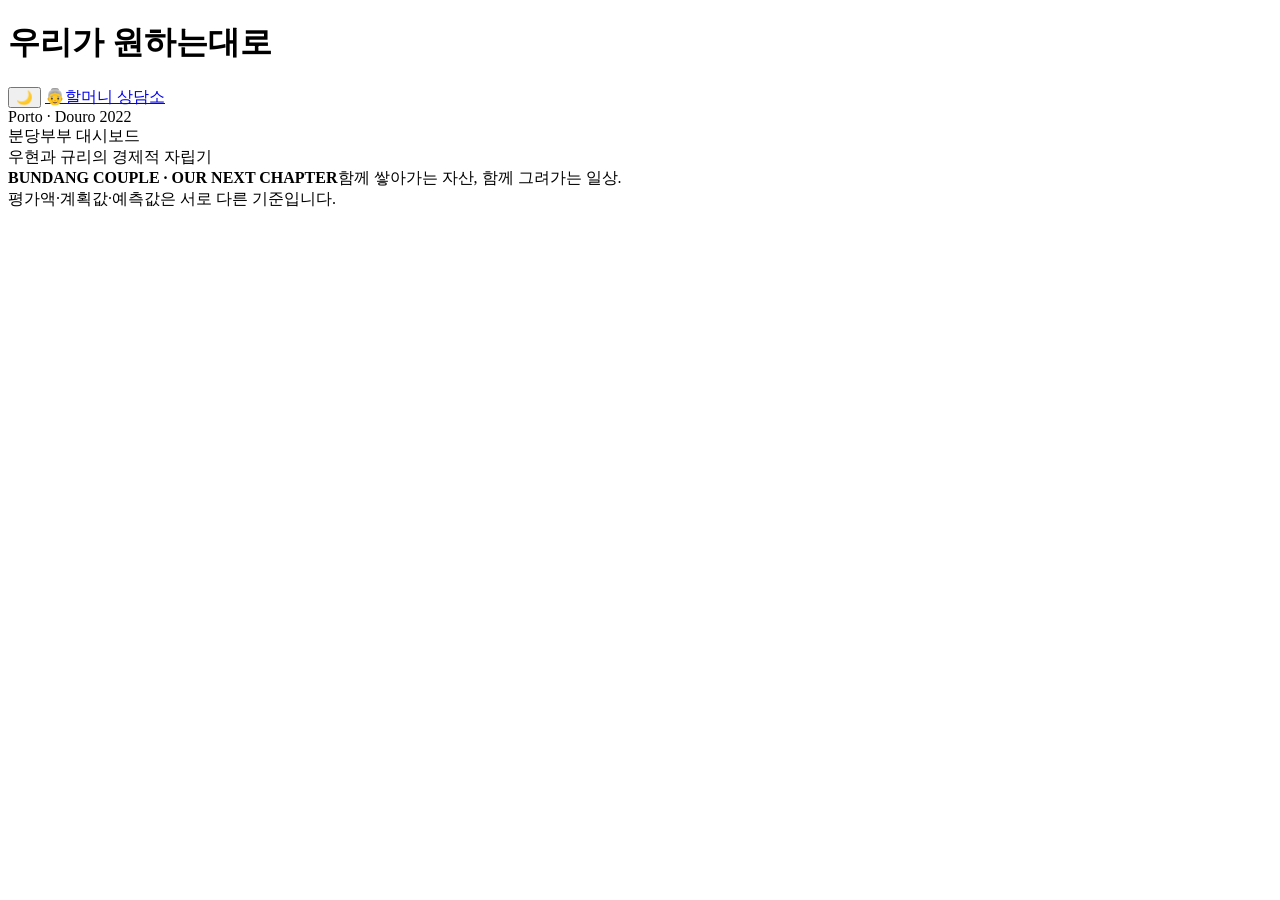
<file: src/index.template.html>
<!DOCTYPE html>
<html lang="ko">
<head>
<meta charset="utf-8">
<meta name="viewport" content="width=device-width, initial-scale=1">
<meta name="robots" content="noindex">
<title>분당부부 대시보드</title>
<meta name="description" content="분당부부의 자산·FIRE 진척과 이사 후보를 한 화면에서 봅니다. 비밀번호로 잠긴 개인 대시보드입니다.">
<meta name="color-scheme" content="light dark">
<!-- 주소창·상태바 색을 페이지 배경과 맞춘다. 안 맞으면 모바일에서 위아래가 따로 논다. -->
<meta name="theme-color" content="#f6f7f9" media="(prefers-color-scheme: light)">
<meta name="theme-color" content="#0b0e12" media="(prefers-color-scheme: dark)">
<meta name="format-detection" content="telephone=no">
<!-- 홈 화면에 추가했을 때 브라우저 크롬 없이 앱처럼 뜬다 -->
<link rel="manifest" href="manifest.webmanifest">
<meta name="apple-mobile-web-app-capable" content="yes">
<meta name="apple-mobile-web-app-status-bar-style" content="black-translucent">
<meta name="apple-mobile-web-app-title" content="분당부부">
<!-- 파비콘은 외부 파일 없이 SVG 데이터 URI로. 요청 하나를 아끼고 다크에서도 또렷하다. -->
<link rel="icon" href="data:image/svg+xml,%3Csvg xmlns='http://www.w3.org/2000/svg' viewBox='0 0 64 64'%3E%3Crect width='64' height='64' rx='14' fill='%231f5fd0'/%3E%3Cpath d='M14 42 L26 28 L36 36 L50 20' fill='none' stroke='white' stroke-width='6' stroke-linecap='round' stroke-linejoin='round'/%3E%3C/svg%3E">
<link rel="apple-touch-icon" href="data:image/svg+xml,%3Csvg xmlns='http://www.w3.org/2000/svg' viewBox='0 0 64 64'%3E%3Crect width='64' height='64' rx='14' fill='%231f5fd0'/%3E%3Cpath d='M14 42 L26 28 L36 36 L50 20' fill='none' stroke='white' stroke-width='6' stroke-linecap='round' stroke-linejoin='round'/%3E%3C/svg%3E">
<!-- 히어로 이미지에 <link rel=preload>를 걸지 않는다. 크롬의 preload 스캐너는 뷰포트가
     정해지기 전에 돌아 media 조건을 무시하고 양쪽 파일을 다 받아버린다(실측 확인).
     이 페이지는 CSS가 통째로 인라인이라 스타일시트 왕복이 없어 preload 이득도 거의 없다. -->
<style>@@STYLES@@</style>
<script>
  /* 저장된 수동 테마를 렌더 전에 즉시 적용 — 깜빡임(FOUC) 방지 */
  (function () { var t = localStorage.getItem("theme"); if (t === "light" || t === "dark") document.documentElement.dataset.theme = t; })();
</script>
</head>
<body>
<noscript>
  <div style="max-width:640px;margin:14vh auto;padding:26px;font-family:system-ui,sans-serif;
              line-height:1.7;color:#11151b">
    <h1 style="font-size:22px;margin-bottom:10px">분당부부 대시보드</h1>
    <p>이 대시보드는 자바스크립트로 암호화된 데이터를 풀어 그립니다.
       브라우저에서 자바스크립트를 켜 주세요.</p>
  </div>
</noscript>
<header>
  <h1 class="brand-lockup" aria-label="우리가 원하는대로"><span class="brand-name"><span class="brand-lead">우리가</span> <strong>원하는대로</strong></span></h1>
  <span class="meta" id="updated" role="status" aria-live="polite" aria-label="데이터 갱신 시각"></span>
  <span class="meta" id="fx" aria-label="환율"></span>
  <button id="data-status" type="button" hidden aria-haspopup="dialog" aria-controls="data-dialog"></button>
  <button id="lock-dashboard" type="button" hidden title="현재 기기에서 잠그고 저장된 로그인 정보를 지웁니다">잠금</button>
  <button id="theme" title="라이트/다크 전환" aria-label="테마 전환">🌙</button>
  <a id="granny" href="https://gemini.google.com/gem/1ZhFSkbzeTiqtYj4DMGrE095wpRHq8eem?usp=sharing"
     target="_blank" rel="noopener noreferrer" title="우리 부부 이야기를 마음돌봄할머니와 상담하기 (새 창)">
    <span class="ic" aria-hidden="true">👵</span><span class="lb">할머니 상담소</span></a>
  <button id="refresh" style="display:none" title="최신 발행본을 다시 불러옵니다. 원자료 수집을 즉시 실행하지는 않습니다." aria-label="업데이트하기">
    <span class="ic">↻</span><span class="lb">업데이트하기</span></button>
</header>

<div id="intro">
  <div class="bg" aria-hidden="true"></div>
  <div class="scrim" aria-hidden="true"></div>
  <div class="vig" aria-hidden="true"></div>
  <div class="wrap">
    <div class="cap"><i></i>Porto · Douro 2022</div>
    <div class="title">분당부부 대시보드</div>
    <div class="sub">우현과 규리의 경제적 자립기</div>
    <div class="cta">
      <div class="pwrow" id="introPw" style="display:none">
        <label for="pw" class="sr-only">비밀번호</label>
        <input type="password" id="pw" placeholder="비밀번호" autocomplete="current-password"
               aria-describedby="pwmsg" enterkeyhint="go">
        <button id="pwbtn">들어가기</button>
        <label class="remember-row"><input id="remember-device" type="checkbox"> 이 기기에서 로그인 유지</label>
        <small class="login-note">기본은 탭을 닫으면 잠겨요. 공용 기기에서는 로그인 유지를 선택하지 마세요.</small>
      </div>
      <div class="enter" id="introAuto" style="display:none"><span>들어가는 중</span><span class="load"><i></i></span></div>
      <div class="msg" id="pwmsg" role="alert" aria-live="assertive"></div>
    </div>
  </div>
</div>

<div id="err"></div>
<div id="toast"></div>

<!-- 히어로 밴드 — 탭 위에 두어 어느 탭에 있든 '지금 얼마인가'가 보인다.
     대시보드의 첫 원칙은 요약을 먼저, 상세는 나중. 종전엔 순자산이 '자산 현황' 탭
     안에만 있어서, 첫 화면(브리핑)에서는 정작 가장 중요한 숫자가 보이지 않았다. -->
<!-- 표지 — 로그인 뒤 처음 만나는 화면. 사진(또는 영상)이 배경이고 그 위에 순자산이 앉는다.
     제네시스처럼 미디어가 서서히 교차되며 바뀐다. 소재가 1장뿐이면 교차 없이 켄번스만 돈다.
     히어로밴드를 여기 '옮겨' 담았다 — 표지에 큰 숫자를 따로 그리면 같은 값이 화면에
     두 번 존재하게 되고, 이 프로젝트에서 그 구조가 늘 사고로 이어졌다. -->
<section id="cover" hidden>
  <div class="cover-stack" id="cover-stack" aria-hidden="true"></div>
  <div class="cover-scrim" aria-hidden="true"></div>
  <div class="cover-body">
    <div class="cover-capline">
      <div class="cover-cap" id="cover-cap"></div>
      <button class="cover-pause" id="cover-pause" type="button" hidden aria-pressed="false"></button>
    </div>
    <section id="heroband" style="display:none"></section>
  </div>
</section>
<script>
  /* 순자산 가리기를 렌더 전에 미리 건다. 렌더 후에 걸면 숫자가 한 프레임
     번쩍이는데, 회사에서 열 때 그 한 순간이 곧 이 기능이 막으려던 것이다. */
  (function () {
    if (localStorage.getItem("hb_hidden") === "1")
      document.getElementById("heroband").classList.add("hb-off");
  })();
</script>

<nav class="tabs" id="tabs" style="display:none" role="tablist" aria-label="대시보드 화면">
  <button class="tab on" role="tab" aria-selected="true" data-tab="checkpoint" aria-label="오늘의 브리핑"><span class="t-full">오늘의 브리핑</span><span class="t-short" aria-hidden="true">브리핑</span></button>
  <button class="tab" role="tab" aria-selected="false" data-tab="overview" aria-label="자산 현황"><span class="t-full">자산 현황</span><span class="t-short" aria-hidden="true">자산</span></button>
  <button class="tab" role="tab" aria-selected="false" data-tab="financial" aria-label="투자 포트폴리오"><span class="t-full">투자 포트폴리오</span><span class="t-short" aria-hidden="true">투자</span></button>
  <button class="tab" role="tab" aria-selected="false" data-tab="spending" aria-label="월간 생활비"><span class="t-full">월간 생활비</span><span class="t-short" aria-hidden="true">생활비</span></button>
  <button class="tab" role="tab" aria-selected="false" data-tab="cashflow" aria-label="현금 흐름 계획"><span class="t-full">현금 흐름 계획</span><span class="t-short" aria-hidden="true">현금흐름</span></button>
  <button class="tab" role="tab" aria-selected="false" data-tab="review" aria-label="연간 리뷰"><span class="t-full">연간 리뷰</span><span class="t-short" aria-hidden="true">리뷰</span></button>
  <button class="tab" role="tab" aria-selected="false" data-tab="cities" aria-label="후보 도시"><span class="t-full">후보 도시</span><span class="t-short" aria-hidden="true">도시</span></button>
  <button class="tab" role="tab" aria-selected="false" data-tab="officetel" aria-label="다음 후보집"><span class="t-full">다음 후보집</span><span class="t-short" aria-hidden="true">후보집</span></button>
</nav>
<div id="readprog" aria-hidden="true"><i></i></div>
<button id="finder-fab" type="button" hidden aria-haspopup="dialog" aria-expanded="false" aria-controls="finder">
  <svg viewBox="0 0 24 24" aria-hidden="true"><circle cx="11" cy="11" r="7" fill="none" stroke="currentColor" stroke-width="2"/><path d="M20 20l-4-4" stroke="currentColor" stroke-width="2" stroke-linecap="round"/></svg><span>무엇을 찾고 있나요?</span><kbd>/</kbd></button>
<div id="finder" role="dialog" aria-modal="true" aria-label="대시보드 찾기" hidden>
  <div class="fd-backdrop"></div>
  <div class="fd-panel">
    <div class="fd-input">
      <svg viewBox="0 0 24 24" aria-hidden="true"><circle cx="11" cy="11" r="7" fill="none" stroke="currentColor" stroke-width="2"/><path d="M20 20l-4-4" stroke="currentColor" stroke-width="2" stroke-linecap="round"/></svg>
      <input type="text" role="combobox" aria-expanded="true" aria-controls="fd-list" aria-autocomplete="list"
             aria-label="찾을 탭이나 섹션" placeholder="탭·섹션 이름, 초성도 돼요 (ㅅㅎㅂ)"
             autocomplete="off" spellcheck="false" enterkeyhint="go">
      <button class="fd-close" type="button">닫기</button>
    </div>
    <ul class="fd-list" id="fd-list" role="listbox" aria-label="이동할 곳"></ul>
  </div>
</div>

<div id="tab-overview" style="display:none">
  <div class="cards" id="kpis"></div>
  <div class="goal-sub" id="kpi-note" style="margin:-4px 0 14px"></div>





<section class="card" id="fire-section" style="display:none">
    <h2>FIRE 목표 달성</h2>
    <div id="fire-body"></div>
  </section>

  <section class="card">
    <h2>자산 구성</h2>
    <div class="donut-row" id="donuts"></div>
    <div class="goal-sub" id="donut-note" style="margin-top:10px"></div>
  </section>

  <section class="card">
    <!-- 연/월 전환은 차트 탭이 아니라 버튼으로 한다. 차트를 누르면 전환되던 방식은
         눈에 띄지 않았고, 폰에서 손가락으로 값을 훑는(스크럽) 동작과 부딪힌다. -->
    <div class="cp-mkt-head"><h2>순자산 추이</h2>
      <div class="seg" id="trend-seg" style="margin-bottom:0">
        <button class="seg-btn on" data-v="y">연도별</button>
        <button class="seg-btn" data-v="m">월별</button>
      </div>
    </div>
    <div id="trend"></div>
    <div class="note" id="trend-note"></div>
  </section>

  <section class="card">
    <h2>자산 상세</h2>
    <div style="overflow-x:auto"><table id="detail"></table></div>
  </section>
</div>

<div id="tab-financial" style="display:none">
  <div class="cards" id="fin-kpis"></div>

  <!-- 같은 돈을 두 기준으로 본다 — 카드를 나누면 세로로 길어지고 총액만 두 번 읽힌다.
       은퇴 자산 궤적의 실질/명목처럼 토글로 갈아끼운다. -->
  <section class="card">
    <div class="cp-mkt-head"><h2>포트폴리오 구성</h2>
      <div class="seg" id="fin-donut-seg" style="margin-bottom:0">
        <button class="seg-btn on" data-mode="holding">실제 종목</button>
        <button class="seg-btn" data-mode="index">지수별</button>
      </div>
    </div>
    <div class="donut-row" id="fin-donuts"></div>
    <div class="goal-sub" id="fin-idx-note" style="margin-top:10px"></div>
  </section>

  <section class="card">
    <h2>계좌 성격 — 연금성 vs 유동성</h2>
    <div id="fin-groups"></div>
  </section>

  <section class="card">
    <h2 id="fin-div-h2">올해 예상 배당금</h2>
    <div class="div-row" id="fin-div"></div>
    <div class="goal-sub">현재 보유수량 기준 · 지난 달은 확정, 남은 달은 작년 실적으로 추정</div>
  </section>

  <section class="card" id="fin-divmo-card" style="display:none">
    <h2>월별 배당금</h2>
    <div class="seg" id="fin-divmo-seg">
      <button class="seg-btn on" data-mode="net">세후</button>
      <button class="seg-btn" data-mode="gross">세전</button>
    </div>
    <div id="fin-divmo"></div>
    <div style="overflow-x:auto; margin-top:14px"><table id="fin-divmo-tbl"></table></div>
    <div class="goal-sub" id="fin-divmo-note" style="margin-top:10px"></div>
  </section>

  <section class="card" id="fin-trend-card" style="display:none">
    <h2>월별 흐름</h2>
    <div class="seg" id="fin-trend-seg">
      <button class="seg-btn on" data-mode="owner">소유자별</button>
      <button class="seg-btn" data-mode="group">연금성·유동성</button>
    </div>
    <div id="fin-trend"></div>
  </section>

  <section class="card">
    <h2>계좌별 상세</h2>
    <div style="overflow-x:auto"><table id="fin-detail"></table></div>
  </section>
</div>

<div id="tab-spending" style="display:none">
  <div class="cards" id="sp-kpis"></div>

  <section class="card">
    <h2>월별 카테고리 소비</h2>
    <div id="sp-bars"></div>
  </section>

  <section class="card">
    <h2>카테고리 비중</h2>
    <div class="donut-row" id="sp-donuts"></div>
    <div class="goal-sub" id="sp-donut-note" style="margin-top:10px"></div>
  </section>

  <section class="card" id="flow-section" style="display:none">
    <h2>연도별 소득 및 지출 현황</h2>
    <div class="tbl-scroll"><table id="flow-table"></table></div>
    <div class="goal-sub" id="flow-note" style="margin-top:10px"></div>
  </section>

  <section class="card" id="sp-bridge-card">
    <h2>은퇴까지의 거리 — 왜 늘어나나</h2>
    <div id="sp-bridge"></div>
    <div class="goal-sub" id="sp-bridge-note" style="margin-top:10px"></div>
  </section>

  <section class="card" id="sp-retire-card">
    <h2>같은 잣대로 본 비교 — 지금 vs 은퇴</h2>
    <div class="cmp-head" id="sp-retire-head"></div>
    <div id="sp-retire"></div>
    <div class="goal-sub" id="sp-retire-note" style="margin-top:10px"></div>
  </section>

  <section class="card">
    <h2>카테고리별 상세</h2>
    <div style="overflow-x:auto"><table id="sp-table"></table></div>
    <div class="goal-sub" id="sp-note" style="margin-top:10px"></div>
  </section>
</div>

<div id="tab-cashflow" style="display:none">
  <div class="cards" id="cf-kpis"></div>

  <section class="card">
    <h2>은퇴 현금흐름 — 계획과 적용 조건</h2>
    <div id="cf-pipes"></div>
    <div class="goal-sub" id="cf-pipes-note" style="margin-top:12px"></div>
  </section>

  <section class="card">
    <h2>계획대로 세팅했을 때 예상 건강보험료 <span class="cf-tag">2026년 기준</span></h2>
    <div id="cf-hi"></div>
    <div class="goal-sub" id="cf-hi-note" style="margin-top:12px"></div>
  </section>

  <section class="card">
    <h2>지향하는 자산 구성 — 은퇴 시점</h2>
    <div class="donut-row" id="cf-target"></div>
    <div class="goal-sub" id="cf-target-note" style="margin-top:12px"></div>
  </section>

  <section class="card">
    <h2>실행 캘린더 — 언제, 누구 계좌에서, 무엇을</h2>
    <div id="cf-cal"></div>
    <div class="goal-sub" id="cf-cal-note" style="margin-top:12px"></div>
  </section>
</div>

<!-- 다음 후보집 — ★아파트 투자_Master의 '(ing)2027년 오피스텔' 미러링.
     시트가 원본이고 여기는 읽기 전용 표시. 매물 입력은 사람이 시트에 한다. -->
<div id="tab-officetel" style="display:none">
  <div class="cards" id="of-kpis"></div>
  <section class="card">
    <div class="cp-mkt-head"><h2>기준 통과 매물</h2><span class="u-mono" id="of-asof"></span></div>
    <div style="overflow-x:auto"><table class="mkt" id="of-live"></table></div>
    <div id="of-mobile-cards" class="house-cards" aria-label="후보집 요약 카드"></div>
    <div class="note" id="of-criteria"></div>
  </section>
  <section class="card">
    <h2>타입 카탈로그</h2>
    <div class="note">기준에 맞는 매물이 아직 없는 타입. 조건이 맞는 물건이 나오면 시트에 채운다.</div>
    <div style="overflow-x:auto;margin-top:10px"><table class="mkt" id="of-wait"></table></div>
  </section>
</div>

<div id="tab-cities" style="display:none">
  <p id="ct-status" class="goal-sub" role="status" aria-live="polite"></p>
  <div class="cards" id="ct-kpis"></div>

  <section class="card">
    <h2>도시별 월 생활비 — 서울 대비</h2>
    <div id="ct-bars"></div>
    <div class="goal-sub" id="ct-bars-note" style="margin-top:10px"></div>
  </section>

  <section class="card">
    <h2>도시 상세 비교</h2>
    <div class="seg" id="ct-pick" style="flex-wrap:wrap"></div>
    <div id="ct-detail"></div>
  </section>

  <section class="card">
    <h2>전체 도시 한눈에</h2>
    <div style="overflow-x:auto"><table id="ct-table"></table></div>
    <div class="goal-sub" id="ct-note" style="margin-top:10px"></div>
  </section>
</div>

<div id="tab-review" style="display:none">
  <div class="seg" id="review-years" style="flex-wrap:wrap"></div>
  <section class="card" id="review-best-card">
    <h2 id="review-best-h2">올해의 베스트</h2>
    <div class="rv-grid" id="review-best"></div>
  </section>
  <section class="card" id="review-months-card">
    <h2>월별 추억</h2>
    <div id="review-months"></div>
  </section>
</div>

<div id="tab-checkpoint">
  <div id="cp-body"></div>
  <section class="card" id="account-moves" aria-labelledby="account-moves-title"></section>
</div>

<dialog id="data-dialog" class="data-dialog" aria-labelledby="data-dialog-title"><div class="dialog-heading"><div><span class="eyebrow">DATA TRANSPARENCY</span><h2 id="data-dialog-title">데이터의 기준</h2></div><button id="data-close" type="button" aria-label="데이터 상태 닫기">×</button></div><div id="data-health-body"></div></dialog>
<footer class="site-footer"><b>BUNDANG COUPLE · OUR NEXT CHAPTER</b><span>함께 쌓아가는 자산, 함께 그려가는 일상.<br>평가액·계획값·예측값은 서로 다른 기준입니다.</span></footer>
<div id="tooltip"></div>

<script>@@APP@@</script>
</body>
</html>
</file>
